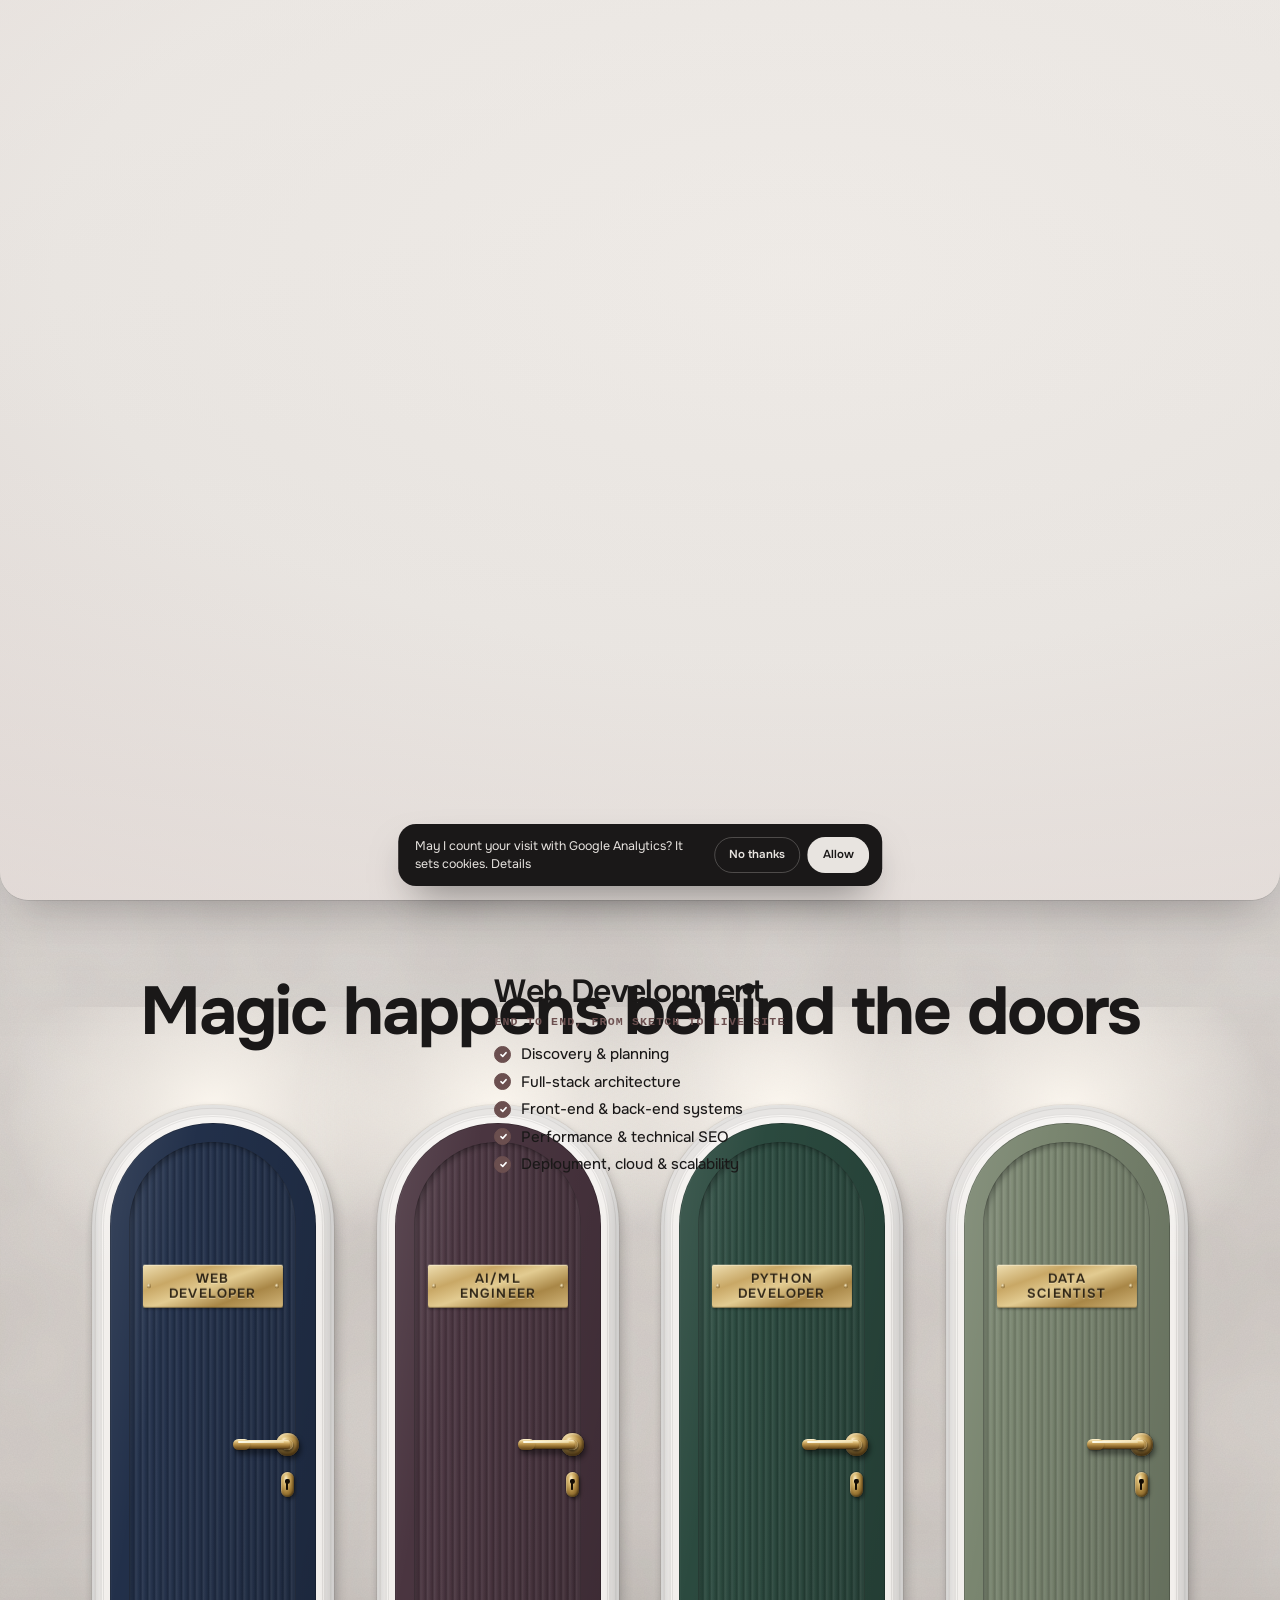
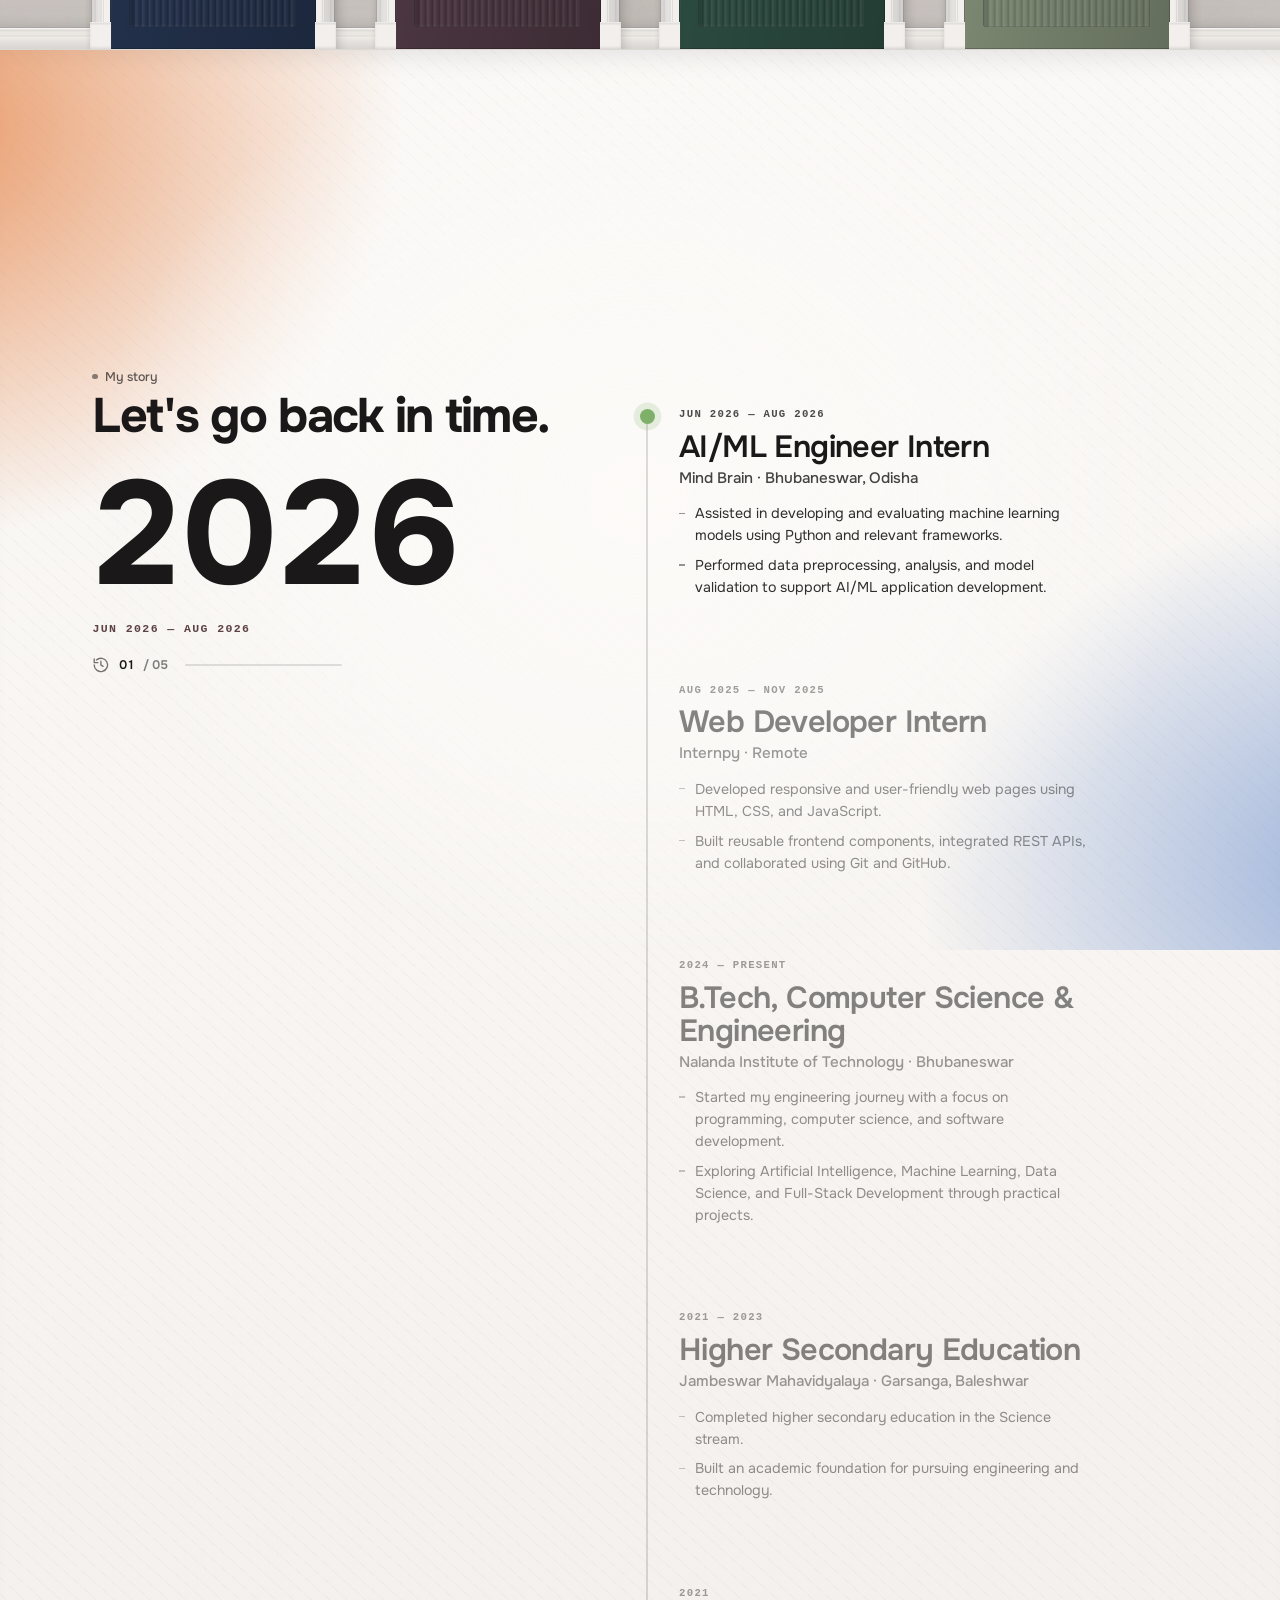
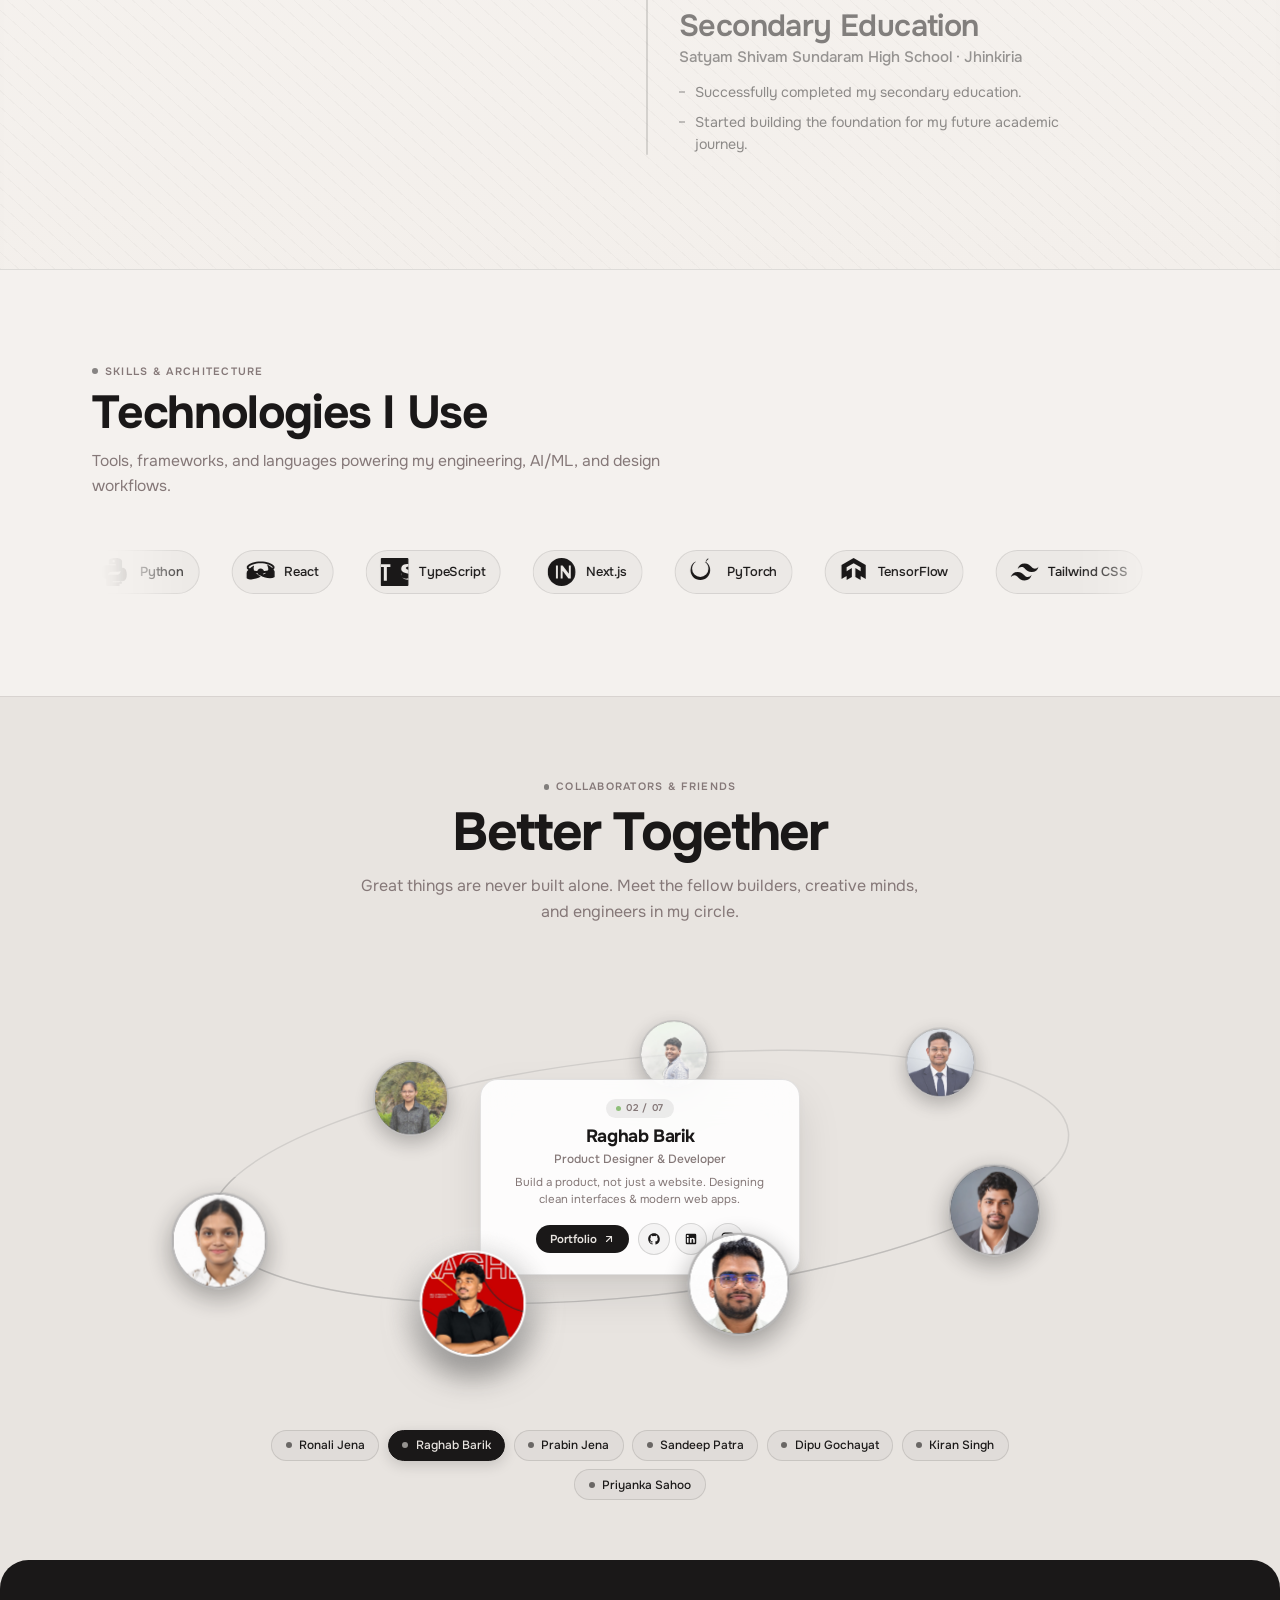
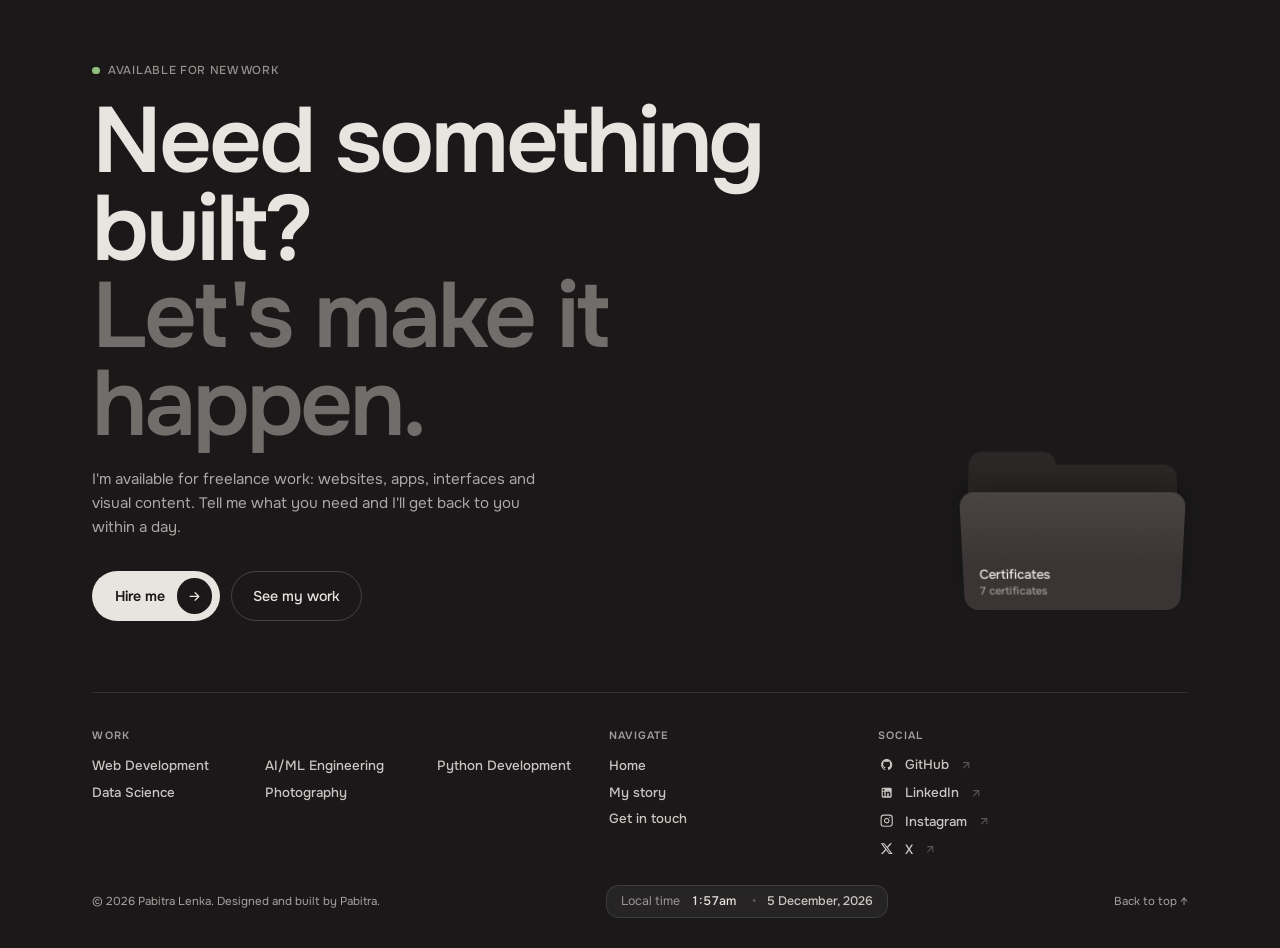
<file: index.html>
<!DOCTYPE html>
<html lang="en">
<head>
<meta charset="UTF-8" />
<meta name="viewport" content="width=device-width, initial-scale=1.0" />
<title>Pabitra Lenka</title>
<link rel="preload" href="fonts/onest-latin.woff2" as="font" type="font/woff2" crossorigin>
<style>@font-face{font-family:'Onest';font-style:normal;font-display:swap;font-weight:100 900;src:url(fonts/onest-latin.woff2) format('woff2');unicode-range:U+0000-00FF,U+0131,U+0152-0153,U+02BB-02BC,U+02C6,U+02DA,U+02DC,U+0304,U+0308,U+0329,U+2000-206F,U+20AC,U+2122,U+2191,U+2193,U+2212,U+2215,U+FEFF,U+FFFD}@font-face{font-family:'Onest';font-style:normal;font-display:swap;font-weight:100 900;src:url(fonts/onest-latin-ext.woff2) format('woff2');unicode-range:U+0100-02BA,U+02BD-02C5,U+02C7-02CC,U+02CE-02D7,U+02DD-02FF,U+0304,U+0308,U+0329,U+1D00-1DBF,U+1E00-1E9F,U+1EF2-1EFF,U+2020,U+20A0-20AB,U+20AD-20C0,U+2113,U+2C60-2C7F,U+A720-A7FF}</style>

<meta name="description" content="Freelance Web Developer, AI/ML Engineer, Python Developer, Data Scientist and Photographer working remotely with clients worldwide. Replies within 5 hours." />
<meta name="theme-color" content="#1A1818" />
<style>
/* Layout: full-bleed hero (light + charcoal dark mode) — greeting + flip-calendar skills top-left, card bottom-left, cut-out portrait anchored right on the status hairline. */
:root{
  --background:#E8E4E0; --foreground:#1A1818; --ink:#1A1818;
  --muted:#857878; --subtle:#B5A8A8; --line:#D5CDCA;
  --surface:#DED8D4; --surface-2:#D3CBC8;
  --accent:#6B5C5C; --accent-from:#C4B0B0; --accent-to:#6B5C5C;
  --hero-from:#EEEAE6; --hero-mid:#E8E4E0; --hero-to:#D8CDCA;
  --radius-pill:9999px; --radius-card:2rem; --radius-card-sm:1.25rem; --radius-control:.875rem;
  --text-watermark:13rem; --container-shell:88rem;
  --font:'Onest',ui-sans-serif,system-ui,-apple-system,'Segoe UI',sans-serif;
  --e-line:cubic-bezier(.215,.61,.355,1);
  --e-spring:cubic-bezier(.22,1,.36,1);
  --e-soft:cubic-bezier(.16,1,.3,1);
  --e-snap:cubic-bezier(.2,.8,.2,1);
  --bar-h:3.5rem;
  --gut-lg:5.5rem;   /* one side margin for nav, headline, chips and portrait */
  /* mode-dependent tokens (light) */
  --fg-rgb:26,24,24;
  --chip-bg:rgba(242,238,235,.5); --chip-bg-h:rgba(242,238,235,.85); --chip-line:rgba(196,176,176,.45);
  --btn-bg:#1A1818; --btn-fg:#E8E4E0; --btn-badge-bg:#E8E4E0; --btn-badge-fg:#1A1818;
  --outline-h:rgba(196,176,176,.18);
  --vig:rgba(240,236,232,.35);
  --panel:#F0ECE9; --field:rgba(196,176,176,.12); --scrim:rgba(var(--fg-rgb),.3);
  --cord-shadow:.2;
  color-scheme:light;
}
/* dark mode: charcoal, a step above pure black */
html[data-mode="dark"]{
  --background:#1A1818; --foreground:#E8E4E0; --fg-rgb:232,228,224;
  --line:rgba(196,176,176,.16); --surface:#252121; --surface-2:#302A2A;
  --chip-bg:rgba(196,176,176,.06); --chip-bg-h:rgba(196,176,176,.12); --chip-line:rgba(196,176,176,.16);
  --btn-bg:#E8E4E0; --btn-fg:#1A1818; --btn-badge-bg:#1A1818; --btn-badge-fg:#E8E4E0;
  --outline-h:rgba(196,176,176,.08);
  --vig:rgba(0,0,0,.22);
  --panel:#221F1F; --field:rgba(196,176,176,.06); --scrim:rgba(0,0,0,.55);
  --cord-shadow:.55;
  color-scheme:dark;
}
/* mode switch: one GPU crossfade of the whole page (View Transitions) instead of
   hundreds of per-element colour transitions running out of step */
::view-transition-old(root),::view-transition-new(root){animation-duration:.5s;animation-timing-function:cubic-bezier(.4,0,.2,1)}
.cord{view-transition-name:cord}
#cal{view-transition-name:cal}
::view-transition-old(cal){display:none}
::view-transition-new(cal){animation:none}
::view-transition-old(cord){display:none}
::view-transition-new(cord){animation:none}
*{box-sizing:border-box;margin:0;padding:0}
html{overscroll-behavior-y:none;scrollbar-width:none;font-size:16px;-webkit-font-smoothing:antialiased;background:#1A1818;overflow-x:clip}
html[data-mode="dark"]{background:#0F0E0E}
html::-webkit-scrollbar,body::-webkit-scrollbar{display:none;width:0;height:0}
body{background:var(--background);color:var(--foreground);font-family:var(--font);overflow-x:clip}
a{color:inherit;text-decoration:none}
button{font:inherit;color:inherit;background:none;border:none;cursor:pointer}
ul{list-style:none}
img{display:block;max-width:none}
svg{display:block;width:1em;height:1em;flex:none}
[hidden]{display:none!important}
.sr-only{position:absolute;width:1px;height:1px;padding:0;margin:-1px;overflow:hidden;clip:rect(0,0,0,0);white-space:nowrap;border:0}
:focus-visible{outline:2px solid var(--accent);outline-offset:2px}
.tnum{font-variant-numeric:tabular-nums}

/* ---------- adaptive rem grid ---------- */
@media (max-width:1920px){html{font-size:.833333vw}}
@media (max-width:1440px){html{font-size:1.111111vw}}
@media (max-width:1024px){html{font-size:1.5625vw}}
@media (max-width:640px){html{font-size:4.444444vw}}

.shell{max-width:var(--container-shell);margin-inline:auto;padding-inline:1.25rem;width:100%}
@media (min-width:640px){.shell{padding-inline:2rem}}
@media (min-width:1024px){.shell{padding-inline:var(--gut-lg)}}

/* ---------- skip link ---------- */
.skip{position:absolute;left:-9999px;top:auto}
.skip:focus{position:fixed;left:1rem;top:1rem;z-index:60;min-height:44px;display:inline-flex;align-items:center;border-radius:var(--radius-control);background:var(--ink);padding:.5rem 1rem;font-size:.875rem;color:#fff}

/* ---------- reveal system (plays once body.ready is set) ---------- */
.rv{opacity:0;transform:var(--from,translateY(10px));transition:opacity .8s var(--ease,var(--e-soft)) var(--d,0ms),transform .8s var(--ease,var(--e-soft)) var(--d,0ms)}
body.ready .rv{opacity:var(--to-o,1);transform:none}
.line{display:block;overflow:hidden;padding-bottom:.06em;margin-bottom:-.06em}
.line>span{display:block;transform:translateY(100%);opacity:0;transition:transform .9s var(--e-line) var(--d,0ms),opacity .9s var(--e-line) var(--d,0ms)}
body.ready .line>span{transform:none;opacity:1}

/* ---------- loader: the doors' colours stack up, one per discipline, then slides away to open the page ---------- */
.loader{position:fixed;inset:0;z-index:120;overflow:hidden;color:#E8E4E0;--p:0;font-family:'Onest',ui-sans-serif,system-ui,-apple-system,'Segoe UI',sans-serif}
.ld__bg{position:absolute;inset:0;background:radial-gradient(38% 55% at 0% 72%,rgba(164,85,44,.26),transparent 70%),radial-gradient(40% 58% at 100% 70%,rgba(196,176,176,.16),transparent 72%),
  radial-gradient(70% 60% at 50% 0%,rgba(107,92,92,.3),transparent 70%),#0D0C0C;transition:transform .85s cubic-bezier(.76,0,.24,1)}
.loader.out .ld__bg{transform:translateY(-100%)}
.ld__stack{--w:min(76vw,26rem);--h:calc(var(--w) * .27);--step:calc(var(--h) * .6);position:absolute;left:50%;top:47%;width:var(--w);height:calc(var(--h) + 5 * var(--step));translate:-50% -50%}
@media (max-width:639.98px){.ld__stack{--w:min(78vw,20rem)}}
.ld__pill{position:absolute;left:0;top:calc(var(--k) * var(--step));width:100%;height:var(--h);border-radius:999px;z-index:var(--k);
  display:flex;align-items:flex-start;padding:calc(var(--h) * .2) 0 0 calc(var(--w) * .16);font-size:max(11px,calc(var(--w) * .036));font-weight:500;letter-spacing:.02em;
  background:var(--c);
  background:linear-gradient(180deg,color-mix(in srgb,var(--c) 88%,#fff) 0%,var(--c) 22%,var(--c) 70%,color-mix(in srgb,var(--c) 82%,#000) 100%);color:var(--t);
  box-shadow:inset 0 1px 0 rgba(255,255,255,.14),0 -1px 0 rgba(0,0,0,.25),0 calc(var(--h) * -.18) calc(var(--h) * .35) calc(var(--h) * -.12) rgba(0,0,0,.55);
  opacity:0;transform:translateY(-1.6rem) scale(.96);transition:opacity .45s ease,transform .75s cubic-bezier(.16,1,.3,1)}
.ld__pill.on{opacity:1;transform:none}
.ld__pill span{opacity:.82}
.loader.out .ld__pill{transition:transform .8s cubic-bezier(.7,0,.25,1) calc(var(--k) * 45ms),opacity .5s ease calc(.25s + var(--k) * 45ms);opacity:0;
  transform:translateX(calc(var(--dir) * 115vw)) rotate(calc(var(--dir) * 4deg))}
.ld__hud{position:absolute;inset:0;pointer-events:none;display:flex;flex-direction:column;justify-content:space-between;padding:clamp(1.25rem,4vw,3rem);transition:opacity .35s ease}
.loader.out .ld__hud{opacity:0}
.ld__top{display:flex;justify-content:space-between;align-items:center;font-size:.8125rem;font-weight:500;color:rgba(232,228,224,.7)}
.ld__top b{font-weight:600;color:#E8E4E0}
.ld__bot{display:flex;justify-content:space-between;align-items:flex-end;gap:1.5rem}
.ld__num{font-size:clamp(3.5rem,9vw,7.5rem);font-weight:700;line-height:.85;letter-spacing:-.05em;font-variant-numeric:tabular-nums;color:#E8E4E0}
.ld__num small{display:block;margin-bottom:.9rem;font-family:ui-monospace,'SF Mono',Menlo,Consolas,monospace;font-size:.6875rem;font-weight:600;letter-spacing:.16em;text-transform:uppercase;color:rgba(232,228,224,.62)}
.ld__bar{width:min(30vw,14rem);height:2px;border-radius:2px;background:rgba(232,228,224,.14);overflow:hidden;margin-bottom:.5rem}
.ld__bar i{display:block;height:100%;background:linear-gradient(90deg,#6B5C5C,#C4B0B0,#D6B26E);transform-origin:0 50%;transform:scaleX(var(--p))}
@media (max-width:639.98px){.ld__top span:last-child{display:none}.ld__bar{width:34vw}}
@media (prefers-reduced-motion:reduce){.ld__pill{transform:none;transition:opacity .3s ease}.loader.out .ld__pill{transform:none}.ld__bg{transition:opacity .4s ease}.loader.out .ld__bg{transform:none;opacity:0}}

/* ---------- header ---------- */
.hdr{position:fixed;inset-inline:0;top:0;z-index:50;transition:background .35s ease,box-shadow .35s ease,opacity .35s ease,translate .45s var(--e-soft);--from:translateY(-14px);--d:150ms;--ease:var(--e-spring)}
.hdr.stuck{background:var(--background);box-shadow:0 1px 0 rgba(var(--fg-rgb),.08)}
.hdr.stuck .hdr__in{padding-block:.85rem}
.hdr.away{opacity:0;translate:0 -100%;pointer-events:none}
.hdr__in{transition:padding .35s ease;display:flex;align-items:center;justify-content:space-between;gap:1.5rem;padding-block:1.25rem}
@media (min-width:640px){.hdr__in{padding-block:1.5rem}}
.brand{display:flex;align-items:center;gap:.5rem;font-size:1.375rem;font-weight:600;letter-spacing:-.01em}
.brand svg{font-size:1.5rem;color:var(--accent)}
.hdr nav{flex:1;min-width:0}
.nav{display:none}
@media (min-width:1200px){.nav{display:flex;gap:clamp(.65rem, 1.1vw, 1.25rem);font-size:clamp(.875rem, .95vw, 1rem);white-space:nowrap}.menu-btn{display:none}}
.hdr__contact{display:inline-flex;align-items:center;justify-content:center;gap:.4rem;padding:.6rem 1.1rem;font:500 clamp(.875rem,.95vw,1rem)/1.2 'Onest',ui-sans-serif,system-ui,sans-serif;color:var(--foreground);white-space:nowrap;cursor:pointer;transition:background .25s ease,border-color .25s ease,transform .2s ease}
.hdr__contact:hover{background:var(--chip-bg-h);border-color:rgba(var(--fg-rgb),.24);transform:translateY(-1px)}
@media (max-width:1199.98px){
  .hdr nav{display:none}
  .hdr__right{flex:1;display:flex;justify-content:space-between;align-items:center}
  .menu-btn{order:-1}
}

.nav button{display:block}
.nav button>span{display:inline-flex;align-items:center;gap:.25rem;opacity:.8}
.caret{font-size:.75rem;opacity:.6}
.hdr__right{display:flex;align-items:center;gap:.75rem}
.chip{border:1px solid var(--chip-line);background:var(--chip-bg);-webkit-backdrop-filter:blur(4px);backdrop-filter:blur(4px);border-radius:var(--radius-control)}
.clock{display:flex;flex:none;white-space:nowrap;align-items:center;gap:.75rem;padding:.6rem .9rem;font-size:.875rem;color:rgba(var(--fg-rgb),.7)}
.clock__ds{display:none;font-weight:500}

@media (max-width:767.98px){.clock{gap:.5rem;padding:.55rem .8rem;font-size:.8125rem}.clock__date,.clock__sep{display:none}.clock .clock__time{min-width:0}}
/* phones and tablets: menu on the left, local time on the right */
@media (max-width:1199.98px){.menu-btn{order:-1}}
.clock__lbl{color:rgba(var(--fg-rgb),.66)}
.clock__time{min-width:4rem;font-weight:500;color:var(--foreground)}
.clock__sep{color:rgba(var(--fg-rgb),.3)}
.clock__date{font-weight:500}
.menu-btn{transition:background .25s}
.menu-btn:hover{background:var(--chip-bg-h)}
.menu-btn>span{display:flex;align-items:center;gap:.5rem;padding:.6rem 1.1rem;font-size:.875rem;font-weight:500;text-transform:uppercase;letter-spacing:.05em}
.menu-btn svg{font-size:1rem}
.menu-btn .word{display:none}
@media (min-width:640px){.menu-btn .word{display:inline}}

/* ---------- hero ---------- */
.hero{position:relative;isolation:isolate;overflow:hidden;border-radius:0 0 var(--radius-card) var(--radius-card);
  background:radial-gradient(120% 90% at 62% 30%,var(--hero-from) 0%,var(--hero-mid) 48%,var(--hero-to) 100%);
  --fig-h:23.5rem;min-height:100svh;display:flex;flex-direction:column}
.hero__content{flex:1}
@media (min-width:768px) and (max-width:1023.98px){.hero{--fig-h:37.5rem}}
.hero::before{content:"";position:absolute;inset:0;z-index:-1;pointer-events:none;opacity:0;
  background:radial-gradient(120% 90% at 62% 30%,#2A2525 0%,#1F1C1C 48%,#141212 100%)}
html[data-mode="dark"] .hero::before{opacity:1}
.hero__vig{position:absolute;inset:0;z-index:0;pointer-events:none;background:linear-gradient(to bottom,var(--vig),transparent,var(--vig))}

/* the portrait (liquid reveal stage) */
.hero__stage{position:absolute;inset:0;z-index:2;pointer-events:none}
.fig{position:absolute;top:auto;bottom:var(--bar-h);left:50%;height:var(--fig-h);aspect-ratio:801/1033;
  opacity:0;transition:opacity 1.1s var(--e-soft) 120ms,transform 1.3s var(--e-soft) 120ms;transform:translate(-50%,2.5rem)}
body.ready .fig{opacity:1;transform:translate(-50%,0)}
@media (min-width:1024px){
  .fig{top:auto;bottom:var(--bar-h);height:min(calc(100% - var(--bar-h) - 5rem),42rem);left:auto;right:calc(max(0px,(100% - var(--container-shell)) / 2) + var(--gut-lg));transform:translateY(2.5rem)}
  body.ready .fig{transform:none}
}
.fig__wm{position:absolute;left:50%;translate:-50% 0;bottom:42%;white-space:nowrap;pointer-events:none;user-select:none;font-weight:700;line-height:1;letter-spacing:-.02em;color:rgba(255,255,255,.62);font-size:4.25rem}
@media (min-width:640px) and (max-width:1023.98px){.fig__wm{font-size:8rem}}
@media (min-width:1024px){.fig__wm{left:auto;right:-1rem;translate:none;bottom:24%;font-size:11rem}}
.hero__paint{position:absolute;inset:0;width:100%;height:100%;z-index:3;pointer-events:none}
.fig{pointer-events:auto;cursor:default}
.hero__content{pointer-events:none}.hero__content a,.hero__content button,.hero__content .cal,.hero__content [data-h]{pointer-events:auto}
/* the ability card: a small tag on the photo, and the card itself in a full-screen layer */
.fig__card{position:absolute;left:8%;bottom:16%;z-index:3;display:inline-flex;align-items:center;gap:.45rem;min-height:44px;padding:0 1rem;border-radius:999px;
  border:1px solid rgba(255,255,255,.22);background:rgba(26,24,24,.72);-webkit-backdrop-filter:blur(8px);backdrop-filter:blur(8px);color:#F3EEEC;
  font:600 .8125rem/1 'Onest',ui-sans-serif,system-ui,sans-serif;letter-spacing:.01em;cursor:pointer;box-shadow:0 10px 24px -12px rgba(0,0,0,.6);
  transition:transform .35s cubic-bezier(.16,1,.3,1),background .25s}
@media (max-width:1023.98px){.fig__card{bottom:7%;left:4%}}
.fig:hover .fig__card,.fig__card:focus-visible{transform:translateY(-3px);background:rgba(26,24,24,.88)}
.holo{position:fixed;inset:0;z-index:118;background:#050404;opacity:0;visibility:hidden;transition:opacity .35s ease,visibility 0s linear .35s}
.holo.on{opacity:1;visibility:visible;transition:opacity .35s ease}
/* the card's frame stays invisible until it draws the very same loader, then it simply takes over */
.holo iframe{position:absolute;inset:0;display:block;width:100%;height:100%;border:0;background:#050404;opacity:0;pointer-events:none}
.holo iframe.up{opacity:1;pointer-events:auto}
.holo__ld{position:absolute;inset:0;z-index:1;transition:opacity .45s ease,visibility 0s linear .45s}
.holo__ld.out{opacity:0;visibility:hidden}
.holo__ld.gone{display:none}
.holo.on .cl__card{animation:clIn .6s cubic-bezier(.16,1,.3,1) both}
@keyframes clIn{from{opacity:0;transform:translateY(10px) scale(.96)}}
.cl{position:absolute;inset:0;display:grid;place-content:center;justify-items:center;gap:18px;background:radial-gradient(60% 48% at 50% 46%,#2a2220 0%,#120f0f 58%,#050404 100%);
  font-family:ui-sans-serif,system-ui,-apple-system,'Segoe UI',Roboto,sans-serif;color:#E8E4E0;-webkit-font-smoothing:antialiased}
.cl__name{margin:0;font-size:13px;font-weight:600;line-height:1;letter-spacing:.34em;text-indent:.34em;text-transform:uppercase;color:#E8E4E0}
.cl__line{position:relative;width:clamp(180px,42vw,260px);height:2px;border-radius:2px;background:rgba(232,228,224,.14);overflow:hidden}
.cl__line i{position:absolute;inset:0;border-radius:inherit;background:linear-gradient(90deg,#a98747,#D6B26E 60%,#efdfb2);transform-origin:0 50%;
  transform:scaleX(var(--p,0));transition:transform .45s ease}
.cl__row{display:flex;justify-content:space-between;width:clamp(180px,42vw,260px);margin:0;font:500 10.5px/1 ui-monospace,'SF Mono',Menlo,Consolas,monospace;letter-spacing:.16em;text-transform:uppercase;color:rgba(232,228,224,.6)}
.cl__row b,.cl__row #ld-pct{font-weight:600;letter-spacing:.16em;color:#D6B26E}
@media (prefers-reduced-motion:reduce){.cl__line i{transition:none}}
/* the ability card: the same art the 3D scene used, as layers that part and catch the light */
.holo__lite{position:absolute;inset:0;z-index:2;display:grid;place-content:center;justify-items:center;gap:1.5rem;background:radial-gradient(60% 48% at 50% 46%,#2a2220 0%,#120f0f 58%,#050404 100%);opacity:0;transition:opacity .5s ease}
.holo__lite.in{opacity:1}
.holo__lite .hc{transform:translateY(18px) scale(.96);transition:transform .9s cubic-bezier(.16,1,.3,1)}
.holo__lite.in .hc{transform:none}
.hc{position:relative;width:min(84vw,calc(80svh * .716),34rem);aspect-ratio:1040/1452;padding:0;border:0;background:none;cursor:pointer;
  perspective:1100px;touch-action:none;-webkit-tap-highlight-color:transparent;
  --rx:0deg;--ry:0deg;--px:0;--py:0;--lift:0}
/* the warm light the card sits in. Everything that moves below moves by transform alone:
   sliding a gradient's position would repaint the whole card on every frame, which is what
   made the old card cost more than it looked like it should. */
.hc__aura{position:absolute;inset:-18% -16%;z-index:0;pointer-events:none;opacity:calc(.62 + var(--lift) * .38);
  background:radial-gradient(54% 44% at 50% 44%,rgba(230,176,110,.4),rgba(154,98,74,.14) 44%,transparent 70%)}
.hc__in{position:absolute;inset:0;z-index:1;transform-style:preserve-3d;transform:rotateX(var(--rx)) rotateY(var(--ry));transition:transform .85s cubic-bezier(.16,1,.3,1)}
.hc.flip .hc__in{transform:rotateX(var(--rx)) rotateY(calc(180deg + var(--ry)))}
.hc.live .hc__in{transition:transform .5s cubic-bezier(.16,1,.3,1)}
.hc__face{position:absolute;inset:0;border-radius:4.2%/3%;overflow:hidden;isolation:isolate;backface-visibility:hidden;-webkit-backface-visibility:hidden;
  box-shadow:0 34px 70px -26px rgba(0,0,0,.9),0 4px 14px -6px rgba(0,0,0,.55)}
.hc__back{transform:rotateY(180deg)}
.hc__plate,.hc__backimg{position:absolute;inset:0;display:block;width:100%;height:100%}
/* the portrait window: two layers drifting at different speeds, which is what reads as depth */
.hc__win{position:absolute;left:8.41%;top:14.8%;width:83.18%;height:36.4%;overflow:hidden}
.hc__win img{position:absolute;left:-8%;top:-8%;width:116%;height:116%;display:block}
.hc__bg{transform:translate3d(calc(var(--px) * 4.4%),calc(var(--py) * 4.4%),0) scale(1.015)}
.hc__sub{transform:translate3d(calc(var(--px) * 1.7%),calc(var(--py) * 1.7%),0)}
.hc__wsh{position:absolute;inset:0;pointer-events:none;box-shadow:inset 0 0 22px rgba(0,0,0,.45);mix-blend-mode:soft-light;
  background:linear-gradient(100deg,rgba(255,236,206,.16),transparent 42%)}
/* the foil, the gilt and the specular: each is a window with an oversized sheet inside it,
   and only the sheet moves, so a frame costs a transform rather than a repaint */
.hc__foil,.hc__sheen,.hc__glare{position:absolute;inset:0;pointer-events:none;overflow:hidden}
.hc__foil::before,.hc__sheen::before,.hc__glare::before{content:'';position:absolute;display:block}
.hc__foil{mix-blend-mode:color-dodge;opacity:calc(.2 + var(--lift) * .22);
  -webkit-mask-image:url(card/body.webp);mask-image:url(card/body.webp);-webkit-mask-size:100% 100%;mask-size:100% 100%}
.hc__foil::before{inset:-12% -80%;transform:translate3d(calc(var(--px) * -22%),0,0);
  background:linear-gradient(112deg,transparent 28%,rgba(255,104,170,.4) 40%,rgba(255,214,120,.46) 48%,rgba(120,226,255,.4) 56%,transparent 68%)}
.hc__back .hc__foil{-webkit-mask-image:none;mask-image:none;mix-blend-mode:screen;opacity:calc(.2 + var(--lift) * .22)}
.hc__back .hc__foil::before{background:linear-gradient(108deg,transparent 30%,rgba(196,142,86,.3) 43%,rgba(255,221,166,.42) 50%,rgba(178,134,92,.3) 57%,transparent 70%)}
/* the gilt: only the gold and cream catch this one, through a mask cut from the card itself */
.hc__sheen{mix-blend-mode:screen;opacity:calc(.34 + var(--lift) * .34);
  -webkit-mask-image:url(card/sheen.webp);mask-image:url(card/sheen.webp);-webkit-mask-size:100% 100%;mask-size:100% 100%}
.hc__sheen::before{inset:0 -100%;transform:translate3d(calc(var(--px) * 26%),0,0);
  background:linear-gradient(100deg,transparent 41%,rgba(255,243,212,1) 49%,rgba(255,224,164,.42) 55%,transparent 62%)}
.hc__glare{mix-blend-mode:soft-light}
.hc__glare::before{inset:-50%;transform:translate3d(calc(var(--px) * 23%),calc(var(--py) * 21%),0);
  background:radial-gradient(21% 16% at 50% 44%,rgba(255,251,238,.55),rgba(255,248,230,.12) 44%,transparent 72%)}
.hc__rim{position:absolute;inset:0;pointer-events:none;border-radius:inherit;
  box-shadow:inset 0 0 0 1px rgba(255,226,170,.3),inset 0 0 26px -6px rgba(0,0,0,.55);
  background:linear-gradient(102deg,rgba(0,0,0,.22),transparent 34%,transparent 66%,rgba(0,0,0,.26))}
.hc__hint{font:500 .6875rem/1 ui-monospace,'SF Mono',Menlo,Consolas,monospace;letter-spacing:.14em;text-transform:uppercase;color:rgba(232,228,224,.6)}
.hc__ht{display:none}
@media (hover:none){.hc__hm{display:none}.hc__ht{display:inline}}
@media (prefers-reduced-motion:reduce){.hl__shine{animation:none}.hc__in{transition:transform .4s ease}}
.holo__x{position:absolute;top:max(1rem,env(safe-area-inset-top));right:max(1rem,env(safe-area-inset-right));z-index:2;display:inline-flex;align-items:center;gap:.5rem;min-height:44px;padding:0 1rem;
  border-radius:999px;border:1px solid rgba(255,255,255,.2);background:rgba(20,18,18,.6);-webkit-backdrop-filter:blur(8px);backdrop-filter:blur(8px);color:#F3EEEC;font:600 .8125rem/1 'Onest',ui-sans-serif,system-ui,sans-serif;cursor:pointer}
.holo__x:hover{background:rgba(40,36,36,.8)}
.holo__x svg{width:1rem;height:1rem}
.fig img,.fig canvas{position:absolute;inset:0;width:100%;height:100%;object-fit:contain;object-position:50% 0%}
.fig canvas{pointer-events:none}

.hero__content{position:relative;z-index:20;display:flex;flex-direction:column;gap:2rem;padding-top:7rem;padding-bottom:calc(var(--fig-h) + 1.25rem)}
@media (min-width:1024px){
  .hero__content{display:grid;min-height:calc(100lvh - var(--bar-h));grid-template-columns:repeat(12,1fr);align-content:center;gap:2.5rem;padding-top:7rem;padding-bottom:4rem}
}
.hero__left{display:flex;flex-direction:column;gap:1.75rem;min-width:0}
.hero__right{display:flex;flex-direction:column;align-items:flex-start;gap:2rem;min-width:0}
@media (min-width:1024px){
  .hero__left{grid-column:1 / span 7}
  .hero__right{grid-column:1 / span 7;grid-row:2;align-self:end;flex-direction:row;align-items:flex-end;gap:2.25rem}
}

.eyebrow{display:inline-flex;align-items:center;gap:.5rem;font-size:.875rem;font-weight:500;color:rgba(var(--fg-rgb),.7)}
.eyebrow::before{content:"";width:.375rem;height:.375rem;border-radius:9999px;background:rgba(var(--fg-rgb),.5)}
.h1{font-size:2.625rem;font-weight:600;line-height:.98;letter-spacing:-.02em;text-wrap:balance}
@media (min-width:640px){.h1{font-size:3.5rem}}
@media (min-width:768px){.h1{font-size:4.25rem}}
@media (min-width:1024px){.h1{font-size:4.75rem}}
@media (min-width:640px) and (max-width:1023.98px){.hero__left{padding-left:1.5rem}}
.h1 .soft{color:rgba(var(--fg-rgb),.5)}

/* ---------- flip calendar (skills) ---------- */
.cal-line{display:block;padding-top:.34em;margin-top:.1em;padding-bottom:.42em}
.cal{--cal-w:7em;position:relative;display:inline-block;font-size:.9em;perspective:14em;perspective-origin:30% 0;vertical-align:top;
  --from:translateY(.5em) rotateX(-18deg);--ease:var(--e-soft)}
.cal.rv{transition-duration:1.1s}
.cal__body{position:relative;display:block;width:var(--cal-w);height:1.72em;transform:rotateX(10deg) rotateY(-9deg);transform-style:preserve-3d;transition:width .5s var(--e-soft)}
.cal__stand{position:absolute;left:.2em;right:-.14em;top:.28em;bottom:-.4em;border-radius:.26em;
  background:linear-gradient(165deg,#3a3a3a 0%,#141414 40%,#050505 100%);
  box-shadow:0 .5em .9em -.35em rgba(0,0,0,.55),inset 0 .02em 0 rgba(255,255,255,.12);transform:translateZ(-.12em)}
.cal__stack{position:absolute;inset:0;transform-style:preserve-3d}
.cal__page,.cal__face,.cal__rear{position:absolute;inset:0;border-radius:.2em}
.cal__page{background:linear-gradient(180deg,#fbfaf7 0%,#f2f0eb 100%);
  box-shadow:0 .045em 0 #d8d4cb,0 .08em 0 #f6f4ef,0 .115em 0 #d0cbc1,0 .15em 0 #f2f0ea,0 .185em 0 #c8c3b8,0 .22em 0 #e9e6df,0 .255em 0 #aaa498,0 .45em .6em -.2em rgba(0,0,0,.35)}
.cal__leaf{position:absolute;inset:0;transform-origin:50% 0;transform-style:preserve-3d;transform:translateZ(.004em)}
.cal__face{background:linear-gradient(180deg,#fdfcf9 0%,#f3f1ec 100%);backface-visibility:hidden;-webkit-backface-visibility:hidden;box-shadow:inset 0 -.015em 0 rgba(0,0,0,.06)}
.cal__back{position:absolute;inset:0;border-radius:.2em;transform-origin:50% 0;transform:translateZ(-.004em) rotateX(352deg) translateY(50%) rotateX(180deg) translateY(-50%);backface-visibility:hidden;-webkit-backface-visibility:hidden;background:linear-gradient(0deg,#e9e6df 0%,#d9d5cc 100%);filter:brightness(.86)}
.cal__rear{background:linear-gradient(0deg,#e9e6df 0%,#d9d5cc 100%);transform:rotateX(180deg);backface-visibility:hidden;-webkit-backface-visibility:hidden}
.cal__word{position:absolute;inset:0;display:flex;align-items:center;padding:.2em .4em 0;color:#0a0a0a;font-weight:700;letter-spacing:-.035em;line-height:1;white-space:nowrap}
.cal__no{position:absolute;right:.42em;bottom:.2em;font-size:.15em;font-weight:500;letter-spacing:.08em;color:rgba(10,10,10,.42);font-variant-numeric:tabular-nums}
.cal__holes{position:absolute;top:.09em;left:.32em;right:.32em;height:.07em;display:flex;justify-content:space-between}
.cal__holes i{display:block;width:.075em;height:.075em;border-radius:50%;background:#1b1b1b;box-shadow:inset 0 .01em .01em rgba(255,255,255,.3)}
.cal__shade{position:absolute;inset:0;border-radius:inherit;pointer-events:none;opacity:0;backface-visibility:hidden;-webkit-backface-visibility:hidden;background:linear-gradient(180deg,rgba(0,0,0,.5) 0%,rgba(0,0,0,.08) 70%,rgba(0,0,0,0) 100%)}
.cal__rings{position:absolute;top:-.27em;left:.32em;right:.32em;height:.42em;display:flex;justify-content:space-between;transform:translateZ(.05em);pointer-events:none}
.cal__rings i{display:block;width:.075em;height:.42em;position:relative}
.cal__rings i::before{content:"";position:absolute;left:-.065em;right:-.065em;top:0;bottom:0;border-radius:.2em;
  border:.04em solid #a9a9a9;border-left-color:#ededed;border-top-color:#f6f6f6;border-right-color:#6f6f6f;border-bottom-color:#8a8a8a;
  filter:drop-shadow(.01em .025em .015em rgba(0,0,0,.35))}
.cal__measure{position:absolute;visibility:hidden;white-space:nowrap;font-weight:700;letter-spacing:-.035em;pointer-events:none}

.rating{display:flex;align-items:center;gap:.75rem}
.stars{display:flex;gap:.1rem;color:var(--accent);font-size:1rem}
.rating p{font-size:.875rem;font-weight:500;color:rgba(var(--fg-rgb),.7)}
.ctas{display:flex;flex-wrap:wrap;gap:.75rem}

/* pill button */
.pill{display:inline-block;border-radius:9999px}
.pill__in{display:inline-flex;align-items:center;gap:.75rem;border-radius:9999px;font-size:.875rem;font-weight:500;padding:.875rem 1.75rem;white-space:nowrap}
.pill--arrow .pill__in{padding:.375rem .375rem .375rem 1.5rem}
.pill--dark .pill__in{background:var(--btn-bg);color:var(--btn-fg)}
.pill--light .pill__in{background:var(--surface);color:var(--foreground)}
.pill--outline .pill__in{border:1px solid var(--line);background:transparent;color:var(--foreground)}
.pill--outline:hover .pill__in{background:var(--outline-h)}
.pill__badge{width:2.25rem;height:2.25rem;display:grid;place-items:center;border-radius:9999px;font-size:1rem;background:var(--ink);color:#fff}
.pill--dark .pill__badge{background:var(--btn-badge-bg);color:var(--btn-badge-fg)}

/* hero card */
.hcard{width:100%;max-width:24rem;border-radius:var(--radius-card-sm);background:rgba(255,255,255,.7);padding:.5rem;
  box-shadow:0 0 0 1px rgba(230,229,226,.7),0 1px 2px rgba(0,0,0,.05);-webkit-backdrop-filter:blur(12px);backdrop-filter:blur(12px);
  --from:translateY(16px) scale(.96);--d:400ms;--ease:var(--e-soft)}
@media (min-width:1024px){.hcard{width:19rem}}
.hcard__row{display:flex;gap:.5rem;cursor:pointer;border-radius:var(--radius-control)}
.hcard__tile{aspect-ratio:1;width:6rem;flex:none;display:grid;place-items:center;border-radius:var(--radius-control);background:var(--ink);font-size:1.875rem;color:var(--accent-from)}
.hcard__panel{flex:1;min-width:0;border-radius:var(--radius-control);background:rgba(241,240,238,.7);padding:.75rem;display:flex;flex-direction:column;justify-content:space-between;gap:.5rem}
.slot{position:relative;min-height:3.25rem}
.slide{position:absolute;inset:0;transition:transform .5s var(--e-snap),opacity .4s var(--e-snap)}
.slide__cap{font-size:.65rem;font-weight:500;text-transform:uppercase;letter-spacing:.05em;color:rgba(var(--fg-rgb),.45)}
.slide__ttl{max-width:8rem;margin-top:.15rem;font-size:.875rem;font-weight:500;line-height:1.35}
.hcard__ctrl{display:flex;align-items:center;justify-content:space-between}
.dots{display:flex;align-items:center;gap:.25rem}
.dots i{display:block;height:.25rem;width:.375rem;border-radius:9999px;background:rgba(var(--fg-rgb),.2);transition:all .3s}
.dots i.on{width:1rem;background:rgba(var(--fg-rgb),.7)}
.arrows{display:flex;gap:.25rem}
.rnd{width:1.75rem;height:1.75rem;display:grid;place-items:center;border-radius:9999px;background:#fff;color:rgba(var(--fg-rgb),.7);box-shadow:0 0 0 1px var(--line);font-size:.8rem;transition:color .2s}
.rnd:hover{color:var(--foreground)}
.rnd--prev svg{transform:rotate(180deg)}

/* partners */
.partners{width:100%;max-width:24rem;--from:translateY(14px);--d:550ms}
@media (min-width:1024px){.partners{width:auto;max-width:none}.partners ul{grid-template-columns:repeat(4,auto);justify-content:start;column-gap:1rem}}
.partners__lbl{margin-bottom:.75rem;font-size:.75rem;font-weight:500;color:rgba(var(--fg-rgb),.45);text-align:left}
.partners ul{display:grid;grid-template-columns:repeat(4,1fr);column-gap:1rem;row-gap:.75rem}
.partners li>span{display:flex;align-items:center;gap:.375rem;font-size:.75rem;color:rgba(var(--fg-rgb),.7);opacity:.7}
.partners li svg{font-size:.875rem;color:rgba(var(--fg-rgb),.4)}

/* status bar */
.hero__bar{position:relative;z-index:20;display:flex;align-items:center;justify-content:space-between;gap:.75rem;height:var(--bar-h);border-top:1px solid rgba(var(--fg-rgb),.1);font-size:.75rem;font-weight:500;text-transform:uppercase;letter-spacing:.025em;color:rgba(var(--fg-rgb),.72);--from:none;--d:900ms}
/* ---------- my story: a timeline you scroll through naturally; the year and title stay beside it ---------- */
.story{position:relative;z-index:1;background:#F4F1EE;border-top:1px solid rgba(26,24,24,.1);box-shadow:inset 0 1.75rem 2.25rem -1.75rem rgba(26,24,24,.14);--warm:0}
html[data-mode="dark"] .story{background:#171515;border-top-color:rgba(232,228,224,.08);box-shadow:inset 0 1.75rem 2.25rem -1.75rem rgba(0,0,0,.6)}
.story::before{content:"";position:absolute;inset:0;pointer-events:none;opacity:var(--warm);
  background:radial-gradient(60% 50% at 25% 40%,rgba(196,150,100,.12),transparent 70%),linear-gradient(180deg,transparent,rgba(170,125,80,.06))}
/* the story's backdrop, plus a soft light in the colour of the work each chapter was about (the doors'
   colours), which changes as you move from chapter to chapter.
   Light mode: soft washes of colour bleeding in from the edges, over a very fine diagonal weave — the
   middle stays clean paper so the writing is never fighting the background.
   Dark mode: the fine dots it has always had. */
.story{
  background-image:
    repeating-linear-gradient(42deg,rgba(26,24,24,.022) 0 1px,transparent 1px 12px),
    linear-gradient(176deg,#FBF9F7 0%,#F7F4F1 54%,#F3EFEB 100%);
  background-attachment:local,local}
html[data-mode="dark"] .story{
  background-image:radial-gradient(rgba(232,228,224,.055) 1px,transparent 1.4px);
  background-size:1.6rem 1.6rem;background-position:center top;background-attachment:scroll}
.story__amb{position:sticky;top:0;z-index:0;display:block;height:100svh;margin-bottom:-100svh;pointer-events:none;overflow:hidden;--aa:2.3;--p1:0% 14%;--p2:100% 86%}
html[data-mode="dark"] .story__amb{--aa:1.1;--p1:24% 44%;--p2:80% 74%}
/* light mode: the colour is real, but it stays out towards the edges and a soft light sits
   over the middle, so every word is read against near-white paper */
.story__amb::after{content:"";position:absolute;inset:0;pointer-events:none;
  background:radial-gradient(54% 66% at 50% 50%,rgba(252,250,248,.9) 0%,rgba(252,250,248,.66) 46%,transparent 80%)}
html[data-mode="dark"] .story__amb::after{display:none}
.story__amb i{position:absolute;inset:-8%;opacity:0;transition:opacity 1.2s ease;
  background:radial-gradient(46% 54% at var(--p1),rgba(var(--c1),calc(.34 * var(--aa))),transparent 74%),radial-gradient(42% 48% at var(--p2),rgba(var(--c2),calc(.26 * var(--aa))),transparent 74%);
  animation:ambDrift 24s ease-in-out infinite alternate;animation-play-state:paused}
/* light mode: the colours as soft light on paper; dark mode: the doors' own deeper colours glowing in the dark */
.story__amb i:nth-child(1){--c1:226,122,58;--c2:92,132,202}     /* independent freelancer: everything, warm */
.story__amb i:nth-child(2){--c1:226,122,58;--c2:206,138,150}    /* graphic designer */
.story__amb i:nth-child(3){--c1:132,174,104;--c2:92,132,202}    /* Python developer */
.story__amb i:nth-child(4){--c1:178,106,148;--c2:226,122,58}    /* graphic design intern */
.story__amb i:nth-child(5){--c1:226,178,70;--c2:178,142,132}    /* computer science degree */
html[data-mode="dark"] .story__amb i:nth-child(1){--c1:164,85,44;--c2:60,82,120}
html[data-mode="dark"] .story__amb i:nth-child(2){--c1:164,85,44;--c2:196,176,176}
html[data-mode="dark"] .story__amb i:nth-child(3){--c1:122,134,112;--c2:60,82,120}
html[data-mode="dark"] .story__amb i:nth-child(4){--c1:74,53,64;--c2:164,85,44}
html[data-mode="dark"] .story__amb i:nth-child(5){--c1:214,178,110;--c2:107,92,92}
.story[data-ch="0"] .story__amb i:nth-child(1),.story[data-ch="1"] .story__amb i:nth-child(2),.story[data-ch="2"] .story__amb i:nth-child(3),
.story[data-ch="3"] .story__amb i:nth-child(4),.story[data-ch="4"] .story__amb i:nth-child(5){opacity:1;animation-play-state:running}
@keyframes ambDrift{from{transform:translate3d(-2%,-1.5%,0) scale(1)}to{transform:translate3d(2.5%,2%,0) scale(1.06)}}
html.lite .story__amb i{animation:none}
@media (prefers-reduced-motion:reduce){.story__amb i{animation:none;transition:none}}
.story__track,.story__pin{position:relative}
.story__pin{padding:7rem 0 2.5rem}
.story__stage{position:relative;z-index:1;display:grid;grid-template-columns:minmax(0,1fr) minmax(0,1.1fr);gap:3.5rem;align-items:start;width:100%}
.story__clock{position:sticky;top:0;height:100svh;display:flex;flex-direction:column;justify-content:center;align-items:flex-start;margin-top:-7rem;padding-top:3rem}
.story__bg{position:absolute;left:-40%;right:-40%;top:0;height:100%;width:180%;z-index:-1;pointer-events:none;
  -webkit-mask:radial-gradient(closest-side,#000 55%,transparent);mask:radial-gradient(closest-side,#000 55%,transparent)}
.story__h{margin-top:.6rem;font-size:2.4rem;font-weight:700;line-height:.98;letter-spacing:-.035em}
@media (min-width:1024px){.story__h{font-size:3.4rem}}
.story__yr{display:flex;margin:1.5rem 0 0 -.04em;font-size:clamp(5.5rem,11.5vw,11.5rem);font-weight:700;line-height:1;letter-spacing:-.06em;font-variant-numeric:tabular-nums;color:var(--foreground)}
.dg{display:block;height:1em;overflow:hidden;padding-right:.02em}
.dg__c{display:flex;flex-direction:column;transform:translateY(calc(var(--d,0) * -1em));transition:transform .9s cubic-bezier(.65,0,.2,1)}
.dg:nth-child(2) .dg__c{transition-delay:.04s}.dg:nth-child(3) .dg__c{transition-delay:.08s}.dg:nth-child(4) .dg__c{transition-delay:.12s}
.dg__c i{display:block;height:1em;font-style:normal;text-align:center}
.story__when{margin-top:.9rem;font-family:ui-monospace,'SF Mono',Menlo,Consolas,monospace;font-size:.8125rem;font-weight:600;letter-spacing:.12em;text-transform:uppercase;color:#6B4F4F}
html[data-mode="dark"] .story__when{color:#D9C6C6}
.story__meter{display:flex;align-items:center;gap:.6rem;margin-top:1.5rem;font-size:.875rem;font-weight:600;color:var(--foreground);font-variant-numeric:tabular-nums;width:100%}
.story__of{color:rgba(var(--fg-rgb),.55)}
.story__rw{width:1.25rem;height:1.25rem;color:rgba(var(--fg-rgb),.6);transform:rotate(calc(var(--p,0) * -720deg))}
.story__bar{position:relative;flex:0 1 11rem;height:2px;margin-left:.6rem;border-radius:2px;background:rgba(var(--fg-rgb),.12);overflow:hidden}
.story__bar b{position:absolute;inset:0;background:var(--foreground);transform-origin:0 50%;transform:scaleX(var(--p,0))}
/* the chapters, in normal flow: the line runs beside them and the dot travels it as you scroll */
.story__line{position:relative;padding-top:24vh;padding-bottom:4vh}
.story__list{position:relative;list-style:none;margin:0;padding:0 0 0 2.75rem}
.story__rail{position:absolute;left:.45rem;top:var(--r0,0);height:var(--rh,0);width:2px;border-radius:2px;
  background:linear-gradient(180deg,var(--foreground) 0%,var(--foreground) var(--dp,0%),rgba(var(--fg-rgb),.14) var(--dp,0%))}
.story__rail{background:rgba(var(--fg-rgb),.14)!important}
/* the dot rides the line on the browser's own scrolling (sticky), so it never shakes; it stops at the line's ends */
/* the track reaches a dot's radius (and its halo) past each end of the line, so at the very start and end the dot sits whole on the line's tip */
.story__dtrack{position:absolute;left:calc(.45rem + 1px - 1.25rem);width:2.5rem;top:calc(var(--r0,0px) - 1rem);height:calc(var(--rh,0px) + 2rem);padding-block:.45rem;overflow:clip;pointer-events:none}
.story.at-start .story__dot::before{opacity:0}
.story__dot{position:sticky;display:block;top:calc(50svh - .55rem);margin:0 auto;width:1.1rem;height:1.1rem;border-radius:50%;z-index:2;
  background:var(--foreground);box-shadow:0 0 0 .4rem rgba(var(--fg-rgb),.08);transition:background .4s,box-shadow .4s}
/* the stretch of line already travelled, drawn as a tail above the dot */
.story__dot::before{content:"";position:absolute;left:50%;bottom:50%;width:2px;height:300vh;margin-left:-1px;background:var(--foreground);z-index:-1}
/* the dot's track reaches a dot's width past both ends of the line, so the dot is never cut off at the start or the end */
.story__dtrack{top:calc(var(--r0,0px) - 1rem)!important;height:calc(var(--rh,0px) + 2rem)!important;padding:.45rem 0;z-index:2;overflow:visible!important}
/* the travelled stretch of line is drawn in its own track that stops exactly at the line's ends */
.story__ttrack{position:absolute;left:calc(.45rem + 1px - 1.25rem);width:2.5rem;top:var(--r0,0);height:var(--rh,0);overflow:clip;pointer-events:none;z-index:1}
.story__tail{position:sticky;display:block;top:50svh;width:2px;height:0;margin:0 auto}
.story__tail::before{content:"";position:absolute;left:0;bottom:0;width:2px;height:300vh;background:var(--foreground)}
.story__dot::before{display:none}
.story.is-now .story__dot{background:#7FB069;box-shadow:0 0 0 .45rem rgba(127,176,105,.18)}
.ch{position:relative;padding:3rem 0;opacity:.52;transition:opacity .45s ease}
html:not([data-mode="dark"]) .ch__b li{color:rgba(var(--fg-rgb),.9)}
html:not([data-mode="dark"]) .ch__org{color:rgba(var(--fg-rgb),.82)}
html:not([data-mode="dark"]) .ch__date{color:rgba(var(--fg-rgb),.78)}
html:not([data-mode="dark"]) .ch.on{opacity:1}
html:not([data-mode="dark"]) .story__when{color:#5C4242}
.ch.on{opacity:1}
.ch__date{font-family:ui-monospace,'SF Mono',Menlo,Consolas,monospace;font-size:.75rem;font-weight:600;letter-spacing:.12em;text-transform:uppercase;color:rgba(var(--fg-rgb),.66);margin-bottom:.7rem}
.ch__t{font-size:1.9rem;font-weight:600;line-height:1.08;letter-spacing:-.02em;margin-bottom:.35rem}
.ch__org{font-size:1.0625rem;font-weight:500;color:rgba(var(--fg-rgb),.7);margin-bottom:1rem}
.ch__b{list-style:none;margin:0;padding:0;display:flex;flex-direction:column;gap:.55rem;max-width:46ch}
.ch__b li{position:relative;padding-left:1.1rem;font-size:1rem;line-height:1.55;color:rgba(var(--fg-rgb),.78)}
.ch__b li::before{content:"";position:absolute;left:0;top:.72em;width:.45rem;height:1.5px;background:rgba(var(--fg-rgb),.45)}
@media (min-width:1280px){.ch__t{font-size:2.15rem}}
/* phones: title and year pin to the top, the chapters scroll under them */
@media (max-width:767.98px){
  .story__pin{padding:0 0 1.5rem}
  .story__stage{grid-template-columns:1fr;gap:0}
  .story__clock{top:0;padding-top:calc(var(--hdr-h,4.4rem) + 1rem)!important;height:auto;margin:0 -1.25rem;padding:1.25rem 1.25rem .9rem;z-index:3;justify-content:flex-start;
    background:#F4F1EE;border-bottom:1px solid rgba(26,24,24,.1);box-shadow:0 10px 16px -12px rgba(26,24,24,.25)}
  html[data-mode="dark"] .story__clock{background:#171515;border-bottom-color:rgba(232,228,224,.08);box-shadow:0 10px 16px -12px rgba(0,0,0,.7)}
  .story__bg{display:none}
  .story__clock .eyebrow{display:none}
  .story__h{margin-top:0;font-size:1.6rem}
  .story__yr{margin-top:.35rem;font-size:clamp(3.4rem,17vw,4.5rem)}
  .story__when{margin-top:.25rem;font-size:.6875rem}
  .story__meter{margin-top:.5rem;font-size:.8125rem}
  .story__line{padding-top:1rem;padding-bottom:6vh}
  .story__list{padding-left:2.1rem}
  .story__rail{left:.45rem}.story__dtrack,.story__ttrack{left:calc(.45rem + 1px - 1.25rem)}
  .ch{padding:1.75rem 0}
  .ch__t{font-size:1.45rem}
  .ch__org{font-size:.9375rem;margin-bottom:.6rem}
  .ch__b li{font-size:.9375rem}
}
@media (prefers-reduced-motion:reduce){.ch{opacity:1}.dg__c{transition:none}.story__bg{display:none}}
.hero__bar .mid{display:none}
@media (min-width:640px){.hero__bar .mid{display:inline}}
.hero__bar .scroll{display:inline-flex;align-items:center;gap:.5rem}
.hero__bar .scroll i{font-style:normal;display:inline-block;animation:nudge 1.8s var(--e-snap) infinite}
@keyframes nudge{0%,100%{transform:translateY(0)}50%{transform:translateY(3px)}}

/* ---------- pull cord (mode switch) ---------- */
.cord{position:fixed;top:0;right:0;width:min(100%,560px);height:520px;z-index:70;pointer-events:none;overflow:hidden}
.cord__cv{position:absolute;inset:0;width:100%;height:100%}
.cord__hit{position:absolute;left:0;top:0;width:64px;height:64px;margin:-32px 0 0 -32px;border-radius:50%;pointer-events:auto;touch-action:none;cursor:grab;-webkit-tap-highlight-color:transparent}
.cord__hit:active,.cord.dragging .cord__hit{cursor:grabbing}
.cord__hit:focus-visible{outline:2px solid var(--accent);outline-offset:-10px}
.cord.dragging{cursor:grabbing}

/* ---------- section 2: the doors ---------- */
:root{
  --wall:#DAD4CF; --wall-hi:#E4DFDB; --floor:#C2AE98; --floor-2:#A8937E; --casing:#F2EFEC; --base:#EAE6E2;
  --paint:#1A1818; --lamp:rgba(255,250,242,.9); --spill:255,196,128;
  --room-in:#ffdcae; --room-mid:#c98447; --room-out:#22160d;
}
html[data-mode="dark"]{
  --wall:#1F1C1C; --wall-hi:#262222; --floor:#2B221C; --floor-2:#1A1410; --casing:#3A3434; --base:#2F2A2A;
  --paint:#E8E4E0; --lamp:rgba(232,214,210,.06);
}
.doors{position:relative;z-index:1;margin-top:-2rem;padding-top:calc(2rem + 5.25rem);overflow:hidden;
  background:
    linear-gradient(180deg,rgba(0,0,0,.05) 0%,transparent 22%,transparent 78%,rgba(0,0,0,.07) 100%),
    linear-gradient(180deg,var(--wall-hi) 0%,var(--wall) 55%);
}
/* plaster texture on its own layer: it fades out while you walk through a door, so the zoom stays smooth */
.doors__tex{position:absolute;inset:0;pointer-events:none;background:url("[data-uri]"),url("[data-uri]");background-size:auto,900px 900px;transition:opacity .25s ease}
.doors.lift .doors__tex,.doors.through .doors__tex{opacity:0}
.hero{z-index:2;box-shadow:0 1px 0 rgba(26,24,24,.1),0 1.75rem 3rem -1.5rem rgba(26,24,24,.3)}
html[data-mode="dark"] .hero{box-shadow:0 1px 0 rgba(232,228,224,.08),0 1.75rem 3rem -1.25rem rgba(0,0,0,.85)}
.mbr{display:none}@media (max-width:639.98px){.mbr{display:inline}}
.doors__wall{position:relative;display:flex;flex-direction:column;align-items:center;gap:3.6rem}
.paint{position:relative;z-index:3;pointer-events:none;margin:0;text-align:center;font-weight:700;letter-spacing:-.03em;line-height:.95;color:var(--paint);
  font-size:2.6rem;max-width:14ch;text-wrap:balance;opacity:1;padding:.08em 0 .14em;
  clip-path:inset(-20% -6% -30% -6%)}

@media (min-width:640px){.paint{font-size:4rem;max-width:none}}
@media (min-width:1024px){.paint{font-size:4.75rem}}
.doors.pre .paint{clip-path:inset(-20% 100% -30% -6%)}
.doors.in .paint{transition:clip-path 1.5s cubic-bezier(.65,0,.25,1) .1s}

.doors__row{--gap:1.5rem;position:relative;z-index:2;display:grid;grid-template-columns:repeat(4,minmax(0,1fr));gap:var(--gap);align-items:end;width:100%;transition:transform .8s cubic-bezier(.65,0,.35,1)}
@media (min-width:1024px){.doors__row{--gap:3rem}}
/* the fifth door (Photography) waits just past the end of the wall; the menu slides the wall along to it */
.unit.unit--secret{position:absolute;bottom:0;--slot:calc((100% - 3 * var(--gap)) / 4);width:min(17.5rem,calc((100svh - 19.5rem) / 2.25),var(--slot));
  left:calc(100% + var(--gap) + (var(--slot) - min(17.5rem,calc((100svh - 19.5rem) / 2.25),var(--slot))) / 2);visibility:hidden;opacity:0;
  transition:opacity .6s ease .2s,visibility 0s linear .8s}
.doors.reveal .doors__row{transform:translateX(calc(-1 * ((100% - 3 * var(--gap)) / 4 + var(--gap))))}
.doors.reveal .unit.unit--secret{visibility:visible;opacity:1;transition:opacity .6s ease .15s,visibility 0s}
.doors__row::after{content:"";position:absolute;left:-50vw;right:-50vw;bottom:0;height:1.5rem;z-index:-1;
  background:linear-gradient(180deg,rgba(255,255,255,.55) 0,rgba(255,255,255,.55) 1px,rgba(0,0,0,.06) 2px,transparent 4px,transparent 7px,rgba(0,0,0,.05) 8px,rgba(255,255,255,.25) 9px,transparent 11px,rgba(0,0,0,.08) 100%),var(--base);
  box-shadow:0 -1px 0 rgba(0,0,0,.07),0 -.5rem .9rem -.45rem rgba(0,0,0,.16)}
html[data-mode="dark"] .doors__row::after{background:linear-gradient(180deg,rgba(255,255,255,.06) 0,rgba(255,255,255,.06) 1px,rgba(0,0,0,.3) 2px,transparent 4px,transparent 7px,rgba(0,0,0,.25) 8px,transparent 11px,rgba(0,0,0,.3) 100%),var(--base);
  box-shadow:0 -1px 0 rgba(0,0,0,.4),0 -.5rem .9rem -.45rem rgba(0,0,0,.5)}
.doors__floor{position:relative;height:6.5rem;overflow:hidden;perspective:22rem;perspective-origin:50% 0;background:var(--floor-2)}
.doors__floor::after{content:"";position:absolute;left:-60%;right:-60%;top:0;height:600%;transform-origin:50% 0;transform:rotateX(72deg);
  background:
    url("data:image/svg+xml,%3Csvg xmlns='http://www.w3.org/2000/svg' width='300' height='600'%3E%3Cfilter id='w'%3E%3CfeTurbulence type='fractalNoise' baseFrequency='.35 .006' numOctaves='3' seed='2'/%3E%3CfeColorMatrix values='0 0 0 0 .3 0 0 0 0 .2 0 0 0 0 .12 0 0 0 .35 0'/%3E%3C/filter%3E%3Crect width='100%25' height='100%25' filter='url(%23w)'/%3E%3C/svg%3E"),
    repeating-linear-gradient(90deg,rgba(0,0,0,.22) 0 2px,transparent 2px 140px),
    repeating-linear-gradient(90deg,rgba(255,255,255,.07) 0 140px,rgba(0,0,0,.05) 140px 280px,rgba(255,255,255,.02) 280px 420px,rgba(0,0,0,.08) 420px 560px,transparent 560px 700px),
    var(--floor)}
.doors__floor::before{content:"";position:absolute;inset:0;z-index:1;pointer-events:none;
  background:linear-gradient(180deg,rgba(0,0,0,.22),transparent 28%),linear-gradient(180deg,transparent 40%,rgba(0,0,0,.12))}
.doors__floor::before{content:"";position:absolute;inset:0 0 auto;height:1.6rem;background:linear-gradient(180deg,rgba(0,0,0,.18),transparent)}
.doors__hint{display:none}
.doors__dots{display:none}
/* hovering a door: the others fade back and the work behind it is described on the wall beside it */
.unit .doorway{transition:opacity .5s var(--e-soft),filter .5s var(--e-soft)}
.doors.focus .unit:not(.on) .doorway{opacity:.03;filter:saturate(.2)}
.doors.focus .unit:not(.on)::before{opacity:0}
.unit::before{transition:opacity .5s ease}
.dinfo{position:absolute;z-index:3;pointer-events:none;opacity:0;transform:translateY(.6rem);transition:opacity .35s ease,transform .5s var(--e-soft);max-width:30rem}
.dinfo.on{opacity:1;transform:none;transition:opacity .45s ease .08s,transform .6s var(--e-soft) .08s}
.dinfo__h{font-size:2rem;font-weight:600;line-height:1.05;letter-spacing:-.02em;color:var(--foreground);margin:0 0 .45rem}
.dinfo__t{font-family:ui-monospace,'SF Mono',Menlo,Consolas,monospace;font-size:.8125rem;font-weight:700;letter-spacing:.1em;text-transform:uppercase;color:var(--dinfo-accent,#6B4F4F);margin-bottom:1.15rem}
.dinfo__p{display:flex;flex-direction:column;gap:.5rem;list-style:none;margin:0;padding:0;font-size:1rem;font-weight:450;line-height:1.35;color:var(--foreground)}
.dinfo__p li{display:flex;align-items:center;gap:.7rem}
.dinfo__p li::before{content:"";flex:none;width:1.05rem;height:1.05rem;border-radius:50%;border:1.5px solid var(--dinfo-accent,#6B4F4F);
  background:var(--dinfo-accent,#6B4F4F) center/.62rem no-repeat;
  -webkit-mask:none;background-image:url("data:image/svg+xml,%3Csvg xmlns='http://www.w3.org/2000/svg' viewBox='0 0 12 12' fill='none' stroke='%23fff' stroke-width='2' stroke-linecap='round' stroke-linejoin='round'%3E%3Cpath d='M2.5 6.2 5 8.5 9.5 3.5'/%3E%3C/svg%3E")}
html[data-mode="dark"] .dinfo__p li::before{background-image:url("data:image/svg+xml,%3Csvg xmlns='http://www.w3.org/2000/svg' viewBox='0 0 12 12' fill='none' stroke='%231A1818' stroke-width='2' stroke-linecap='round' stroke-linejoin='round'%3E%3Cpath d='M2.5 6.2 5 8.5 9.5 3.5'/%3E%3C/svg%3E")}
.dinfo.on li{animation:liIn .5s var(--e-soft) backwards}
.dinfo.on li:nth-child(2){animation-delay:.05s}.dinfo.on li:nth-child(3){animation-delay:.1s}.dinfo.on li:nth-child(4){animation-delay:.15s}.dinfo.on li:nth-child(5){animation-delay:.2s}
@keyframes liIn{from{opacity:0;transform:translateX(-.5rem)}}
html[data-mode="dark"] .dinfo{--dinfo-accent:#D9C6C6}
@media (min-width:1280px){.dinfo__p{font-size:1.0625rem}.dinfo__h{font-size:2.25rem}}
@media (hover:hover) and (pointer:fine){.dinfo{max-width:22rem}}

/* one door with its casing */
.unit{position:relative;container-type:inline-size;width:100%;max-width:min(17.5rem,calc((100svh - 19.5rem) / 2.25));justify-self:center;
  transition:opacity .9s var(--e-soft),transform 1.1s var(--e-soft);transition-delay:calc(var(--i) * 110ms + .35s)}
.doors.pre .unit{opacity:0;transform:translateY(1.5rem)}
.unit::before{content:"";position:absolute;left:-35%;right:-35%;top:-18%;height:62%;pointer-events:none;z-index:-1;
  background:radial-gradient(50% 50% at 50% 30%,var(--lamp),transparent 100%)}
.doorway{position:relative;display:block;width:100%;aspect-ratio:1/2.25;cursor:pointer;-webkit-tap-highlight-color:transparent;border-radius:50cqi 50cqi 0 0}
.doorway:focus-visible{outline:2px solid var(--accent);outline-offset:6px}
.casing{position:absolute;inset:0;border-radius:50cqi 50cqi 0 0;
  background:
    linear-gradient(90deg,rgba(0,0,0,.07),rgba(255,255,255,.18) 3cqi,transparent 6cqi,transparent calc(100% - 6cqi),rgba(0,0,0,.05) calc(100% - 3cqi),rgba(0,0,0,.12)),
    linear-gradient(180deg,rgba(255,255,255,.35),transparent 30%),var(--casing);
  box-shadow:inset 0 0 0 1.1cqi rgba(255,255,255,.28),inset 0 0 0 1.5cqi rgba(0,0,0,.07),inset 0 0 0 3.6cqi rgba(255,255,255,.12),inset 0 0 0 4.1cqi rgba(0,0,0,.08),
    0 0 0 1px rgba(0,0,0,.06),1.5cqi 2.5cqi 4.5cqi rgba(26,24,24,.2),-.5cqi 1cqi 3cqi rgba(26,24,24,.08)}
html[data-mode="dark"] .casing{background:linear-gradient(90deg,rgba(0,0,0,.25),rgba(255,255,255,.04) 3cqi,transparent 6cqi,transparent calc(100% - 6cqi),rgba(0,0,0,.3)),linear-gradient(180deg,rgba(255,255,255,.05),transparent 30%),var(--casing);
  box-shadow:inset 0 0 0 1.1cqi rgba(255,255,255,.05),inset 0 0 0 1.5cqi rgba(0,0,0,.25),inset 0 0 0 3.6cqi rgba(255,255,255,.03),inset 0 0 0 4.1cqi rgba(0,0,0,.22),
    0 0 0 1px rgba(0,0,0,.4),1.5cqi 2.5cqi 5cqi rgba(0,0,0,.6)}
/* plinth blocks at the foot of each leg */
.casing::before{content:"";position:absolute;left:-1cqi;right:-1cqi;bottom:0;height:11cqi;z-index:1;background:var(--casing);
  -webkit-mask:linear-gradient(90deg,#000 0 8.5cqi,transparent 8.5cqi calc(100% - 8.5cqi),#000 calc(100% - 8.5cqi));mask:linear-gradient(90deg,#000 0 8.5cqi,transparent 8.5cqi calc(100% - 8.5cqi),#000 calc(100% - 8.5cqi));
  box-shadow:inset 0 .5cqi 0 rgba(255,255,255,.4),inset 0 1cqi 0 rgba(0,0,0,.08),inset 0 -.6cqi 1cqi rgba(0,0,0,.1)}
html[data-mode="dark"] .casing::before{box-shadow:inset 0 .5cqi 0 rgba(255,255,255,.05),inset 0 1cqi 0 rgba(0,0,0,.3)}
/* a fine bead runs round the arch, inside the frame */
.casing::after{content:"";position:absolute;left:4.6cqi;right:4.6cqi;top:4.6cqi;bottom:0;border-radius:45.4cqi 45.4cqi 0 0;border:.45cqi solid rgba(0,0,0,.07);border-bottom:0}
html[data-mode="dark"] .casing::after{border-color:rgba(255,255,255,.05)}
.opening{position:absolute;left:7.5cqi;right:7.5cqi;top:7.5cqi;bottom:0;perspective:160cqi;perspective-origin:50% 42%}
.room{position:absolute;inset:0;overflow:hidden;border-radius:42.5cqi 42.5cqi 0 0;
  background:var(--room);
  box-shadow:inset 2cqi 0 4cqi var(--room-sh),inset 0 2cqi 4cqi var(--room-sh)}
/* the space behind the doors: white in light mode, black in dark mode */
:root{--room:#FBFAF8;--room-sh:rgba(26,24,24,.1)}
html[data-mode="dark"]{--room:#050505;--room-sh:rgba(0,0,0,.85)}
/* a dark room: only the faintest edge where the frame catches the room light */
.room::after{content:"";position:absolute;inset:0;background:linear-gradient(90deg,rgba(255,255,255,.035),transparent 12%);pointer-events:none}
/* walking through a door */
.doors.lift{will-change:transform}
/* while walking in, the wall and floor carry on past the section's edges, so nothing else shows */
.doors.through{overflow:visible;z-index:6}
.doors.through::before,.doors.through::after{content:"";position:absolute;top:0;bottom:0;width:55vw;pointer-events:none;background:linear-gradient(180deg,var(--wall-hi) 0%,var(--wall) 55%)}
.doors.through::before{right:100%}.doors.through::after{left:100%}
.doors.through .doors__floor{box-shadow:-55vw 0 0 0 var(--floor),55vw 0 0 0 var(--floor)}
.passage{position:fixed;z-index:99;background:var(--room);pointer-events:none;will-change:transform}
.shade{position:fixed;inset:0;z-index:98;pointer-events:none;opacity:0;will-change:opacity;background:var(--room)}
.veil{position:fixed;inset:0;z-index:100;pointer-events:none;clip-path:inset(50%);transition:clip-path .95s cubic-bezier(.6,0,.35,1)}
.veil.on{opacity:1}
.veil--photo{background:#030303}
.wallv{position:fixed;inset:0;z-index:100;pointer-events:none;opacity:0;visibility:hidden;transition:opacity .25s ease,visibility 0s linear .25s;background:var(--room)}
.wallv.on{opacity:1;visibility:visible;transition:opacity .25s ease,visibility 0s}
.wallv.live{pointer-events:auto}
.wallv iframe{position:absolute;inset:0;width:100%;height:100%;border:0;display:block;visibility:hidden}
.wallv iframe{opacity:0;transition:opacity .7s ease}
.wallv.on iframe.cur{visibility:visible;opacity:1}
.veil--wall{background:#E8E4E0;width:100vw}
html[data-mode="dark"] .veil--wall{background:#1A1818}
.vcell{position:absolute;left:0;top:0;border-radius:6px;overflow:hidden;background:center/cover no-repeat}
.vcell img{display:block;width:100%;height:100%;object-fit:cover}
/* page-to-page hand-off without a blank frame (supporting browsers) */
@view-transition{navigation:auto}
::view-transition-old(root),::view-transition-new(root){animation-duration:.25s}
.veil--glow{background:var(--room)}
.cord{transition:opacity .4s ease}
.cord.away{opacity:0;pointer-events:none}
.door{--dc:var(--door);position:absolute;inset:0;transform-origin:0 50%;transform:rotateY(0deg);will-change:transform;border-radius:42.5cqi 42.5cqi 0 0;
  background:
    linear-gradient(100deg,rgba(255,255,255,.1) 0%,rgba(255,255,255,0) 30%,rgba(0,0,0,.18) 100%),
    var(--dc);
  box-shadow:inset 0 0 0 .3cqi rgba(0,0,0,.28),inset .6cqi 0 0 rgba(255,255,255,.05)}
html[data-mode="dark"] .door{--dc:var(--door-dk,var(--door))}
/* a reeded panel, recessed into the leaf and following the arch */
.door__flute{position:absolute;left:8cqi;right:8cqi;top:8cqi;bottom:9cqi;border-radius:34.5cqi 34.5cqi 1.2cqi 1.2cqi;
  background:repeating-linear-gradient(90deg,rgba(255,255,255,.075) 0,rgba(255,255,255,.02) 1cqi,rgba(0,0,0,.13) 2.1cqi,rgba(255,255,255,.075) 2.8cqi);
  box-shadow:inset 0 0 0 .3cqi rgba(0,0,0,.16),inset 1cqi 1.2cqi 2cqi rgba(0,0,0,.28),inset -.6cqi -.6cqi 1cqi rgba(255,255,255,.07)}
/* hovering a door: it gains real depth. The slab shows its thickness as it swings, casts a shadow into the gap,
   the frame lifts off the wall and light from the room rims the opening */
.door__shade{position:absolute;inset:0;border-radius:inherit;background:#000;opacity:calc(var(--o,0) * .5);pointer-events:none}
.door{transform-style:preserve-3d;transition:box-shadow .5s var(--e-soft)}
.door::after{content:"";position:absolute;top:40cqi;bottom:0;right:0;width:3.4cqi;transform-origin:100% 50%;transform:rotateY(-90deg);
  background:linear-gradient(180deg,rgba(255,255,255,.08),rgba(0,0,0,.25)),var(--dc);filter:brightness(.62);pointer-events:none}
.casing{transition:box-shadow .5s var(--e-soft)}
.room::after{content:"";position:absolute;inset:0;pointer-events:none;opacity:0;transition:opacity .5s var(--e-soft);
  box-shadow:inset 0 0 5cqi var(--rim),inset 0 0 1.2cqi var(--rim)}
:root{--rim:rgba(255,255,255,.95);--lift:rgba(26,24,24,.3)}
html[data-mode="dark"]{--rim:rgba(214,196,196,.22);--lift:rgba(0,0,0,.7)}
.unit.on .casing{box-shadow:0 0 0 1px rgba(0,0,0,.06),2cqi 5cqi 9cqi var(--lift),-1cqi 2cqi 5cqi rgba(0,0,0,.08),inset 0 1px 0 rgba(255,255,255,.55)}
.unit.on .door{box-shadow:inset 0 0 0 .35cqi rgba(0,0,0,.2),inset -2.5cqi 0 3cqi rgba(0,0,0,.18),4cqi 0 7cqi rgba(0,0,0,.45)}
.unit.on .room::after{opacity:1}
@media (prefers-reduced-motion:reduce){.door,.casing,.room::after{transition:none}}
/* brass name plate */
.plate{position:absolute;left:50%;top:31%;translate:-50% -50%;width:58cqi;padding:2.6cqi 4cqi;border-radius:.9cqi;z-index:1;
  text-align:center;font-size:5.4cqi;font-weight:600;line-height:1.15;letter-spacing:.09em;text-transform:uppercase;text-wrap:balance;
  color:#2b2112;text-shadow:0 .28cqi 0 rgba(255,238,196,.55),0 -.15cqi 0 rgba(0,0,0,.25);
  background:linear-gradient(160deg,#efdfb2 0%,#c9a866 28%,#e3cc92 48%,#a98747 72%,#d2b67a 100%);
  box-shadow:0 .5cqi 1cqi rgba(0,0,0,.4),inset 0 .3cqi 0 rgba(255,250,228,.7),inset 0 -.3cqi 0 rgba(88,62,22,.45)}
.plate::before,.plate::after{content:"";position:absolute;top:50%;width:1.6cqi;height:1.6cqi;margin-top:-.8cqi;border-radius:50%;
  background:radial-gradient(circle at 35% 35%,#fff3cf,#8f6f33 70%);box-shadow:0 .15cqi .2cqi rgba(0,0,0,.4)}
.plate::before{left:1.8cqi}.plate::after{right:1.8cqi}
/* lever handle: a bevelled brass rose screwed to the door, a tapered lever standing off it, and a keyhole escutcheon */
.handle{position:absolute;right:7cqi;top:59%;width:9.4cqi;height:9.4cqi;border-radius:50%;z-index:1;
  background:radial-gradient(circle at 36% 30%,#fff6dc 0,#e6cb8a 14%,#b8934c 40%,#80602a 70%,#4d3816 100%);
  box-shadow:0 0 0 .35cqi rgba(0,0,0,.22),.9cqi 1.5cqi 2cqi rgba(0,0,0,.45),inset -.7cqi -.9cqi 1.1cqi rgba(40,26,6,.55),inset .5cqi .6cqi .8cqi rgba(255,248,222,.5)}
/* the boss the lever turns on */
.handle::before{content:"";position:absolute;inset:2.3cqi;border-radius:50%;
  background:radial-gradient(circle at 38% 32%,#fff3d0,#c9a45c 45%,#6f5122 100%);box-shadow:.4cqi .7cqi .9cqi rgba(0,0,0,.45),inset 0 0 0 .2cqi rgba(255,240,200,.35)}
.handle__lever{position:absolute;right:3.6cqi;top:2.75cqi;width:23cqi;height:3.9cqi;border-radius:2.4cqi 1.6cqi 1.6cqi 2.4cqi;transform-origin:calc(100% - 1.9cqi) 50%;
  background:linear-gradient(180deg,#fff5d6 0%,#ecd395 16%,#c39d55 42%,#8e6a2d 72%,#5c4119 100%);
  box-shadow:.3cqi 2.4cqi 2.2cqi rgba(0,0,0,.38),0 .4cqi .4cqi rgba(0,0,0,.25),inset 0 -.3cqi .4cqi rgba(50,32,8,.45);
  transition:transform .18s cubic-bezier(.3,.7,.4,1)}
/* a slightly thicker grip at the free end, and a polished highlight running along the top */
.handle__lever::before{content:"";position:absolute;left:-.4cqi;top:-.45cqi;width:7cqi;height:4.8cqi;border-radius:2.4cqi;
  background:linear-gradient(180deg,#fff5d6 0%,#e8cd8c 18%,#bf9850 45%,#86632a 75%,#5c4119 100%);box-shadow:0 .5cqi .6cqi rgba(0,0,0,.3)}
.handle__lever::after{content:"";position:absolute;left:1.4cqi;right:2.6cqi;top:.55cqi;height:.55cqi;border-radius:1cqi;background:linear-gradient(90deg,rgba(255,255,240,.95),rgba(255,250,225,.35));filter:blur(.1cqi)}
.unit.press .handle__lever{transform:rotate(-32deg)}
.handle__lock{position:absolute;left:50%;top:calc(100% + 6.5cqi);width:5.4cqi;height:10.5cqi;margin-left:-2.7cqi;border-radius:2.7cqi;
  background:radial-gradient(ellipse at 38% 28%,#fff3d0 0,#d9b86f 22%,#a07b37 55%,#5e4419 100%);
  box-shadow:0 0 0 .3cqi rgba(0,0,0,.2),.6cqi 1cqi 1.4cqi rgba(0,0,0,.42),inset -.4cqi -.6cqi .8cqi rgba(40,26,6,.5),inset .3cqi .4cqi .5cqi rgba(255,248,222,.45)}
/* the keyhole: a round top over a narrow slot */
.handle__lock::before{content:"";position:absolute;left:50%;top:30%;width:2cqi;height:2cqi;margin-left:-1cqi;border-radius:50%;background:#140d04;box-shadow:inset .2cqi .3cqi .3cqi rgba(0,0,0,.8)}
.handle__lock::after{content:"";position:absolute;left:50%;top:calc(30% + 1.3cqi);width:1cqi;height:3cqi;margin-left:-.5cqi;border-radius:0 0 .3cqi .3cqi;background:#140d04}
/* light from the room behind, leaking under the door */
.sill{position:absolute;left:3cqi;right:3cqi;bottom:0;height:1cqi;z-index:2;pointer-events:none;border-radius:1cqi;
  background:rgba(var(--glow),.95);filter:blur(.7cqi);opacity:.4;transition:opacity .6s var(--e-soft)}
html[data-mode="dark"] .sill{opacity:.75}
/* the polished floor picks up each door's colour and the light under it */
.pool{position:absolute;left:-10cqi;right:-10cqi;top:100%;height:40cqi;pointer-events:none;z-index:3;opacity:.55;transition:opacity .6s var(--e-soft);
  background:radial-gradient(42% 60% at 50% 0%,color-mix(in srgb,var(--door) 55%,transparent),transparent 100%),
              radial-gradient(40% 22% at 50% 0%,rgba(var(--glow),.55),transparent 100%);filter:blur(1.2cqi)}
.unit.on .sill{opacity:1}.unit.on .pool{opacity:.9}
/* no floor: the doors stand straight on the next section */
.doors__floor,.pool{display:none!important}
/* light spilling onto the floor in front of an open door */
.spill{display:none;position:absolute;left:-8cqi;right:-8cqi;top:100%;height:60cqi;pointer-events:none;z-index:3;opacity:var(--o,0);
  clip-path:polygon(12% 0,88% 0,100% 100%,0 100%);
  background:linear-gradient(180deg,rgba(var(--spill),.55) 0%,rgba(var(--spill),.18) 55%,rgba(var(--spill),0) 100%);filter:blur(1.2cqi);mix-blend-mode:screen}
html:not([data-mode="dark"]) .spill{mix-blend-mode:normal;background:linear-gradient(180deg,rgba(var(--spill),.4) 0%,rgba(var(--spill),.12) 55%,rgba(var(--spill),0) 100%)}
.leak{display:none;position:absolute;top:0;bottom:0;right:0;width:3cqi;pointer-events:none;opacity:calc(var(--o,0) * 9);
  background:linear-gradient(90deg,transparent,rgba(var(--spill),.85));filter:blur(.8cqi);mix-blend-mode:screen}

/* phones: the wall pins in place and scrolling walks you along it, one door at a time */
@media (max-width:639.98px){
  .doors{padding-top:0;overflow:clip;height:calc(100svh + 3 * 55svh)}
  .doors__pin{--uw:min(56vw,calc((100svh - 31rem) / 2.25));--ug:calc(50vw - var(--uw) / 2 + .75rem);position:sticky;top:0;height:100svh;padding-top:4.75rem;display:flex;flex-direction:column;justify-content:flex-start;background:inherit;overflow:clip}
  .doors__floor{height:3.25rem}
  .doors__wall{gap:1rem;align-items:stretch}
  .doors__row{display:flex;gap:var(--ug);overflow:visible;padding-inline:calc(50% - var(--uw) / 2);margin-inline:-1.25rem;width:calc(100% + 2.5rem);
    padding-top:2rem;margin-top:-1rem;transition:none;will-change:transform}
  .doors__row::after{left:0;right:auto;width:700vw}
  .unit{flex:0 0 var(--uw);max-width:none}
  .unit.unit--secret{position:relative;left:auto;bottom:auto;width:auto;display:none;visibility:visible;opacity:1}
  .doors.reveal .unit.unit--secret{display:block}
  .unit::before{display:none}
  .dinfo{position:relative;left:auto!important;top:auto!important;width:auto!important;max-width:100%;margin:.9rem 0 0;padding-top:1rem;border-top:1px solid rgba(var(--fg-rgb),.1);
    text-align:left;min-height:10.5rem;opacity:1;transform:none}
  .dinfo .dinfo__h{font-size:1.5rem;line-height:1.1;margin-bottom:.35rem}
  .dinfo .dinfo__t{margin-bottom:.85rem;font-size:.625rem;letter-spacing:.08em;line-height:1.4}
  .dinfo .dinfo__p{font-size:.875rem;line-height:1.35;gap:.45rem}
  .dinfo .dinfo__p li{gap:.6rem}
  .dinfo .dinfo__p li::before{width:.95rem;height:.95rem;background-size:.55rem}
  .doors__dots{display:flex;gap:.4rem;margin:.25rem 0 0}
  .doors.compact .dinfo__p{display:none}
  .doors.compact .dinfo{min-height:0}
  .doors__dots i{width:.4rem;height:.4rem;border-radius:999px;background:rgba(var(--fg-rgb),.2);transition:width .35s cubic-bezier(.16,1,.3,1),background .35s}
  .doors__dots i.on{width:1.3rem;background:var(--foreground)}
  .doors__hint{display:none}
  .paint{font-size:2.15rem;max-width:none;white-space:nowrap;align-self:flex-start;text-align:left;margin:.25rem 0 .5rem}
}

/* "Click to enter" badge that replaces the cursor over a door */
@media (hover:hover) and (pointer:fine){ .doorway{cursor:none} }
.door-cursor{position:fixed;left:0;top:0;z-index:90;pointer-events:none;padding:.6rem 1rem;border-radius:9999px;
  background:var(--btn-bg);color:var(--btn-fg);font-size:.8125rem;font-weight:500;letter-spacing:.01em;white-space:nowrap;
  box-shadow:0 .5rem 1.5rem -.5rem rgba(0,0,0,.45);opacity:0;transition:opacity .18s ease}
.door-cursor.on{opacity:1;scale:1}

/* ---------- skill work page (opens through a door) ---------- */
.roomv{position:fixed;inset:0;z-index:105;overflow:auto;overscroll-behavior:contain;background:var(--background);color:var(--foreground);
  clip-path:inset(0 0 0 0);will-change:clip-path}
.roomv.anim{transition:clip-path .8s cubic-bezier(.7,0,.2,1)}
.roomv__glow{position:fixed;inset:0;pointer-events:none;z-index:2;opacity:1;transition:opacity .7s ease .15s;
  background:radial-gradient(70% 45% at 55% 22%,var(--room-in) 0%,var(--room-mid) 38%,var(--room-out) 100%)}
.roomv.lit .roomv__glow{opacity:0}
.roomv__in{position:relative;z-index:1;padding-block:1.5rem 5rem;opacity:0;transform:translateY(1.25rem);transition:opacity .6s var(--e-soft),transform .8s var(--e-soft)}
.roomv.lit .roomv__in{opacity:1;transform:none;transition-delay:.25s}
.roomv__top{display:flex;align-items:center;justify-content:space-between;gap:1rem;padding-bottom:3rem}
.roomv__door{font-size:.75rem;font-weight:500;letter-spacing:.05em;text-transform:uppercase;color:rgba(var(--fg-rgb),.5)}
.roomv__head{display:flex;flex-direction:column;gap:1.25rem;max-width:44rem;padding-bottom:3.5rem}
.roomv__title{font-size:2.75rem;font-weight:600;line-height:.98;letter-spacing:-.02em}
@media (min-width:640px){.roomv__title{font-size:4rem}}
@media (min-width:1024px){.roomv__title{font-size:4.75rem}}
.roomv__desc{font-size:1.0625rem;line-height:1.55;color:rgba(var(--fg-rgb),.65);max-width:52ch}
.roomv__grid{display:grid;grid-template-columns:1fr;gap:1rem}
@media (min-width:640px){.roomv__grid{grid-template-columns:repeat(2,minmax(0,1fr))}}
@media (min-width:1024px){.roomv__grid{grid-template-columns:repeat(3,minmax(0,1fr));gap:1.5rem}}
.slot-card{aspect-ratio:4/3;border-radius:var(--radius-card-sm);border:1.5px dashed rgba(var(--fg-rgb),.18);background:rgba(var(--fg-rgb),.025);
  display:flex;flex-direction:column;justify-content:flex-end;gap:.25rem;padding:1.25rem}
.slot-card b{font-size:.75rem;font-weight:500;letter-spacing:.05em;text-transform:uppercase;color:rgba(var(--fg-rgb),.4)}
.slot-card span{font-size:1rem;font-weight:500;color:rgba(var(--fg-rgb),.7)}

/* ---------- nav overlay ---------- */
.navm{position:fixed;inset:0;z-index:115;display:flex;flex-direction:column;background:var(--ink);color:#fff;opacity:0;transition:opacity .45s var(--e-spring)}
.navm.open{opacity:1}
.navm__top{display:flex;align-items:center;justify-content:space-between;padding-block:1.25rem}
@media (min-width:640px){.navm__top{padding-block:1.5rem}}
.navm__top .brand svg{color:var(--accent-from)}
.close-btn{display:inline-flex;align-items:center;gap:.5rem;border:1px solid rgba(255,255,255,.15);border-radius:var(--radius-control);padding:.5rem 1rem;font-size:.75rem;font-weight:500;text-transform:uppercase;letter-spacing:.05em;color:rgba(255,255,255,.7);transition:border-color .25s,color .25s}
.close-btn:hover{border-color:rgba(255,255,255,.4);color:#fff}
.close-btn svg{font-size:.875rem}
.navm__nav{flex:1;display:flex;flex-direction:column;justify-content:center}
.navm__nav ul{display:flex;flex-direction:column;gap:.25rem}
.navm__item{display:flex;align-items:baseline;gap:1rem;width:100%;padding-block:.5rem;text-align:left;font-size:2.25rem;font-weight:600;letter-spacing:-.02em;transform:translateY(1rem);opacity:0;transition:all .5s ease-out;transition-delay:var(--d,0ms)}
.navm.open .navm__item{transform:none;opacity:1}
.navm__item small{font-size:1rem;font-weight:400;color:rgba(255,255,255,.3);transition:color .3s}
.navm__item span{color:rgba(255,255,255,.7);transition:color .3s}
.navm__item:hover small{color:var(--accent-from)}
.navm__item:hover span{color:#fff}
@media (min-width:640px){.navm__item{font-size:3.75rem}}
.navm__bot{display:flex;flex-direction:column;gap:.75rem;border-top:1px solid rgba(255,255,255,.1);padding-block:1.5rem;font-size:.75rem;text-transform:uppercase;letter-spacing:.025em;color:rgba(255,255,255,.45)}
@media (min-width:640px){.navm__bot{flex-direction:row;justify-content:space-between;align-items:center}}
.navm__bot button, .navm__bot a{text-align:left;text-transform:uppercase;letter-spacing:.025em;color:rgba(255,255,255,.7);text-decoration:none}
.navm__bot button:hover, .navm__bot a:hover{color:#fff;text-decoration:underline}

/* ---------- request modal ---------- */
.modal{position:fixed;inset:0;z-index:110;display:flex;align-items:flex-end;justify-content:center;padding:1rem;background:var(--scrim);-webkit-backdrop-filter:blur(16px);backdrop-filter:blur(16px);opacity:0;transition:opacity .4s var(--e-spring)}
@media (min-width:640px){.modal{align-items:center}}
.modal.open{opacity:1}
.modal__panel{position:relative;width:100%;max-width:32rem;max-height:calc(100dvh - 2rem);overflow:auto;border-radius:var(--radius-card);background:var(--panel);padding:1.5rem;
  box-shadow:0 0 0 1px var(--line),0 25px 50px -12px rgba(0,0,0,.25);transform:translateY(28px);opacity:0;transition:transform .55s var(--e-spring),opacity .45s var(--e-spring)}
.modal.open .modal__panel{transform:none;opacity:1}
.modal.closing .modal__panel{transform:translateY(18px);opacity:0}
@media (min-width:640px){.modal__panel{padding:2rem}}
.x-btn{position:absolute;right:1rem;top:1rem;width:2.25rem;height:2.25rem;display:grid;place-items:center;border-radius:9999px;background:var(--surface);color:rgba(var(--fg-rgb),.6);font-size:.9rem;transition:background .2s,color .2s}
.x-btn:hover{background:var(--surface-2);color:var(--foreground)}
.mhead{margin-bottom:1.5rem;display:flex;flex-direction:column;gap:.375rem}
.mhead p{display:inline-flex;align-items:center;gap:.5rem;font-size:.875rem;font-weight:500;color:rgba(var(--fg-rgb),.6)}
.mhead p::before{content:"";width:.375rem;height:.375rem;border-radius:9999px;background:var(--accent)}
.mhead h2,.msuccess h2{font-size:1.5rem;font-weight:600;letter-spacing:-.01em;text-wrap:balance}
@media (min-width:640px){.mhead h2{font-size:1.875rem}}
.mform{display:flex;flex-direction:column;gap:1rem}
.mform label{display:flex;flex-direction:column;gap:.4rem}
.mform label>span{font-size:.75rem;font-weight:500;text-transform:uppercase;letter-spacing:.025em;color:rgba(var(--fg-rgb),.5)}
.mform input,.mform textarea{width:100%;border:1px solid var(--line);background:var(--field);border-radius:var(--radius-control);padding:.75rem 1rem;font:inherit;font-size:.875rem;color:var(--foreground);outline:none;transition:border-color .2s,background .2s}
.mform textarea{resize:none}
.mform input:focus,.mform textarea:focus{border-color:rgba(var(--fg-rgb),.3);background:var(--panel)}
.mform__bot{margin-top:.5rem;display:flex;align-items:center;justify-content:space-between;gap:1rem}
.mform__bot small{font-size:.75rem;color:rgba(var(--fg-rgb),.45)}
.msuccess{display:flex;flex-direction:column;align-items:center;text-align:center;gap:1rem;padding-block:2rem}
.msuccess__badge{width:3.5rem;height:3.5rem;display:grid;place-items:center;border-radius:9999px;background:var(--ink);color:var(--accent-from);font-size:1.5rem}
.msuccess p{max-width:34ch;font-size:.875rem;color:rgba(var(--fg-rgb),.72)}
.msuccess__alt{font-size:.8125rem!important}.msuccess__alt a{color:var(--foreground);text-decoration:underline;text-underline-offset:.2em}

@media (prefers-reduced-motion:reduce){*{animation:none!important;transition:none!important}}
.mform__hp{position:absolute!important;left:-9999px!important;width:1px;height:1px;overflow:hidden}

/* ---------- certificate modal ---------- */
.cert-modal{position:fixed;inset:0;z-index:120;display:flex;align-items:center;justify-content:center;padding:1rem;background:rgba(8,7,7,0.86);-webkit-backdrop-filter:blur(20px);backdrop-filter:blur(20px);opacity:0;transition:opacity .35s ease}
.cert-modal.open{opacity:1}
.cert-modal__panel{position:relative;width:100%;max-width:54rem;max-height:calc(100dvh - 2rem);display:flex;flex-direction:column;border-radius:1.5rem;background:#181616;border:1px solid rgba(255,255,255,0.1);box-shadow:0 25px 60px -15px rgba(0,0,0,0.7);overflow:hidden;transform:scale(0.96) translateY(12px);opacity:0;transition:transform .4s var(--e-spring),opacity .35s ease}
.cert-modal.open .cert-modal__panel{transform:none;opacity:1}
.cert-modal.closing .cert-modal__panel{transform:scale(0.96) translateY(12px);opacity:0}
.cert-modal__header{display:flex;align-items:center;justify-content:space-between;padding:1rem 1.4rem;border-bottom:1px solid rgba(255,255,255,0.08);background:#1f1c1c}
.cert-modal__meta{display:flex;align-items:center;gap:.75rem}
.cert-modal__counter{display:inline-flex;align-items:center;padding:.2rem .6rem;border-radius:9999px;background:rgba(255,255,255,0.08);color:#d4cfc9;font-size:.75rem;font-weight:600;letter-spacing:.03em}
.cert-modal__issuer{color:#e6e1db;font-size:.875rem;font-weight:600}
.cert-modal__close{width:2.25rem;height:2.25rem;display:grid;place-items:center;border-radius:9999px;border:none;background:rgba(255,255,255,0.06);color:#cfcac4;cursor:pointer;transition:background .2s,color .2s}
.cert-modal__close:hover{background:rgba(255,255,255,0.15);color:#fff}
.cert-modal__body{flex:1;overflow-y:auto;padding:1.25rem;display:flex;flex-direction:column;align-items:center;gap:1rem;background:#121010}
.cert-modal__preview{width:100%;max-width:100%;display:flex;justify-content:center;align-items:center;background:#0a0909;border-radius:1rem;padding:0.5rem;box-shadow:inset 0 0 0 1px rgba(255,255,255,0.05)}
.cert-modal__preview img{max-width:100%;max-height:55vh;width:auto;height:auto;border-radius:.6rem;object-fit:contain;box-shadow:0 12px 36px rgba(0,0,0,0.5);cursor:pointer;transition:transform .2s ease}
.cert-modal__preview img:hover{transform:scale(1.015)}
.cert-modal__info{width:100%;text-align:left;display:flex;flex-direction:column;gap:.5rem;padding:0 .25rem}
.cert-modal__title{color:#f5f0eb;font-size:1.15rem;font-weight:600;line-height:1.35;margin:0}
.cert-modal__skills{display:flex;flex-wrap:wrap;gap:.4rem;margin:0}
.cert-modal__skill{display:inline-block;padding:.25rem .6rem;background:rgba(255,255,255,0.06);border:1px solid rgba(255,255,255,0.06);border-radius:9999px;color:#c7c1bb;font-size:.75rem}
.cert-modal__footer{display:flex;align-items:center;justify-content:space-between;padding:1rem 1.4rem;border-top:1px solid rgba(255,255,255,0.08);background:#1a1717;gap:1rem}
.cert-modal__nav{display:flex;align-items:center;gap:.5rem}
.cert-modal__nav-btn{display:inline-flex;align-items:center;gap:.4rem;padding:.5rem .9rem;border-radius:9999px;border:1px solid rgba(255,255,255,0.1);background:rgba(255,255,255,0.04);color:#e2ded9;font-size:.8125rem;font-weight:500;cursor:pointer;transition:background .2s,border-color .2s}
.cert-modal__nav-btn:hover{background:rgba(255,255,255,0.12);border-color:rgba(255,255,255,0.25)}
.cert-modal__btn--view{display:inline-flex;align-items:center;gap:.5rem;padding:.55rem 1.1rem;border-radius:9999px;background:#f5f0eb;color:#181616;font-size:.8125rem;font-weight:600;text-decoration:none;transition:background .2s,transform .2s}
.cert-modal__btn--view:hover{background:#fff;transform:translateY(-1px)}
@media (max-width:640px){
  .cert-modal{padding:0}
  .cert-modal__panel{max-height:100dvh;height:100dvh;border-radius:0;border:none}
  .cert-modal__preview img{max-height:46vh}
  .cert-modal__footer{flex-direction:column-reverse;gap:.75rem;align-items:stretch}
  .cert-modal__nav{justify-content:space-between}
  .cert-modal__btn--view{justify-content:center}
}

/* ---------- footer ---------- */
/* the footer slides up over the last 32px of the section above, so its rounded corners show that
   section's real background (gradients and glows included) instead of a flat patch of colour */
.sfw{position:relative;z-index:2;background:transparent;margin-top:-32px}
.sfw--dark .sf{box-shadow:inset 0 1px 0 rgba(232,228,224,.12)}
.sf{--sf-bg:#1A1818;--sf-fg:#E8E4E0;--sf-rgb:232,228,224;--sf-acc:#C4B0B0;position:relative;z-index:2;background:var(--sf-bg);color:var(--sf-fg);
  border-radius:2rem 2rem 0 0;overflow:hidden;font-family:'Onest',ui-sans-serif,system-ui,-apple-system,'Segoe UI',sans-serif}
html[data-mode="dark"] .sf{--sf-bg:#0F0E0E;box-shadow:inset 0 1px 0 rgba(232,228,224,.1)}
.sf__in{max-width:88rem;margin:0 auto;padding:5.5rem 1.25rem 1.5rem}
@media (min-width:1024px){.sf__in{padding:7rem 5.5rem 1.75rem}}
html,body{overscroll-behavior-y:none}
html{background:#1A1818}html[data-mode="dark"]{background:#0F0E0E}
body{margin:0}
.sf{margin-bottom:0}
.sf__eye{display:inline-flex;align-items:center;gap:.6rem;font-size:.8125rem;font-weight:500;letter-spacing:.06em;text-transform:uppercase;color:rgba(var(--sf-rgb),.6)}
.sf__eye i{width:.5rem;height:.5rem;border-radius:50%;background:#8FBF7A;box-shadow:0 0 0 0 rgba(143,191,122,.6);animation:sfPulse 2.2s ease-out infinite}
@keyframes sfPulse{70%{box-shadow:0 0 0 .55rem rgba(143,191,122,0)}100%{box-shadow:0 0 0 0 rgba(143,191,122,0)}}
.sf__h{margin:1.4rem 0 1.25rem;font-size:clamp(2.75rem,7.5vw,6.5rem);font-weight:600;line-height:.95;letter-spacing:-.035em}
.sf__h span{display:block;color:rgba(var(--sf-rgb),.42)}
.sf__p{max-width:46ch;font-size:1.0625rem;line-height:1.6;color:rgba(var(--sf-rgb),.7)}
.sf__cta{display:flex;flex-wrap:wrap;gap:.75rem;margin-top:2.25rem}
.sf__btn{display:inline-flex;align-items:center;gap:.8rem;height:3.5rem;padding:0 .55rem 0 1.6rem;border:0;border-radius:999px;background:var(--sf-fg);color:var(--sf-bg);
  font:inherit;font-size:1rem;font-weight:600;cursor:pointer;transition:transform .35s cubic-bezier(.16,1,.3,1)}
.sf__btn b{display:grid;place-items:center;width:2.5rem;height:2.5rem;border-radius:50%;background:var(--sf-bg);color:var(--sf-fg)}
.sf__btn svg{width:1.05rem;height:1.05rem;transition:transform .35s cubic-bezier(.16,1,.3,1)}
.sf__btn:hover{transform:translateY(-2px)}.sf__btn:hover svg{transform:translateX(3px)}
.sf__ghost{display:inline-flex;align-items:center;height:3.5rem;padding:0 1.5rem;border-radius:999px;border:1px solid rgba(var(--sf-rgb),.2);background:none;color:var(--sf-fg);
  font:inherit;font-size:1rem;font-weight:500;cursor:pointer;transition:background .25s}
.sf__ghost:hover{background:rgba(var(--sf-rgb),.07)}
.sf__split{display:flex;flex-direction:column;gap:3rem}
.sf__content{flex:1 1 60%}
.sf__folder-wrap{flex:0 0 auto;display:flex;justify-content:center;align-items:flex-end;padding-top:100px;position:relative;z-index:5}
@media (min-width:1024px){
  .sf__split{flex-direction:row;align-items:flex-end;justify-content:space-between;gap:3.5rem}
  .sf__content{max-width:52rem}
  .sf__folder-wrap{justify-content:flex-end;padding-top:140px;padding-bottom:.5rem;padding-right:.5rem}
}
.sf__cols{display:grid;grid-template-columns:repeat(2,minmax(0,1fr));gap:2.25rem 1.5rem;margin-top:5rem;padding-top:2.5rem;border-top:1px solid rgba(var(--sf-rgb),.12)}
@media (min-width:768px){.sf__cols{grid-template-columns:2fr 1fr 1.25fr}}
.sf__social ul{list-style:none;margin:0;padding:0;display:flex;flex-direction:column;gap:.5rem}
.sf__social-link{
  position:relative;
  display:inline-flex;
  align-items:center;
  justify-content:space-between;
  gap:.75rem;
  padding:.55rem .95rem;
  border-radius:.85rem;
  border:1px solid rgba(var(--sf-rgb),.14);
  background:rgba(var(--sf-rgb),.04);
  color:rgba(var(--sf-rgb),.88);
  font:inherit;
  font-size:.9375rem;
  font-weight:500;
  text-decoration:none;
  overflow:hidden;
  isolation:isolate;
  cursor:pointer;
  transition:transform .28s cubic-bezier(.16,1,.3,1), border-color .3s ease, background .3s ease, box-shadow .35s ease, color .25s ease;
}
.sf__social-link .sf__s-main{display:inline-flex;align-items:center;gap:.65rem}
.sf__social-link .sf__s-icon{display:inline-flex;align-items:center;justify-content:center;width:1.25rem;height:1.25rem;transition:transform .3s cubic-bezier(.16,1,.3,1), color .3s ease, filter .3s ease}
.sf__social-link .sf__s-arr{width:.875rem;height:.875rem;opacity:.35;transition:transform .3s cubic-bezier(.16,1,.3,1), opacity .3s ease}
.sf__social-link::before{
  content:'';
  position:absolute;
  inset:0;
  border-radius:inherit;
  opacity:0;
  transform:scale(.85);
  transition:opacity .35s ease, transform .4s cubic-bezier(.16,1,.3,1);
  z-index:-1;
}
.sf__social-link--github:hover{
  border-color:rgba(255,255,255,.75);
  color:#fff;
  transform:translateY(-2px);
  box-shadow:0 0 28px rgba(255,255,255,.24), 0 4px 14px rgba(0,0,0,.35);
}
.sf__social-link--github:hover::before{
  opacity:1;
  transform:scale(1);
  background:radial-gradient(circle 90px at var(--cx, 50%) var(--cy, 50%), rgba(255,255,255,.22) 0%, rgba(255,255,255,.06) 60%, transparent 100%), #24292e;
}
.sf__social-link--github:hover .sf__s-icon{color:#fff;transform:scale(1.14);filter:drop-shadow(0 0 6px rgba(255,255,255,.6))}
.sf__social-link--linkedin:hover{
  border-color:#0A66C2;
  color:#fff;
  transform:translateY(-2px);
  box-shadow:0 0 32px rgba(10,102,194,.55), 0 4px 16px rgba(10,102,194,.3);
}
.sf__social-link--linkedin:hover::before{
  opacity:1;
  transform:scale(1);
  background:radial-gradient(circle 100px at var(--cx, 50%) var(--cy, 50%), #0A66C2 0%, rgba(10,102,194,.85) 45%, rgba(10,102,194,.3) 100%);
}
.sf__social-link--linkedin:hover .sf__s-icon{color:#fff;transform:scale(1.15);filter:drop-shadow(0 0 8px rgba(255,255,255,.8))}
.sf__social-link--instagram:hover{
  border-color:#E1306C;
  color:#fff;
  transform:translateY(-2px);
  box-shadow:0 0 36px rgba(225,48,108,.6), 0 0 18px rgba(253,89,73,.45);
}
.sf__social-link--instagram:hover::before{
  opacity:1;
  transform:scale(1);
  background:radial-gradient(circle 110px at var(--cx, 50%) var(--cy, 50%), rgba(253,89,73,.95) 0%, rgba(225,48,108,.9) 50%, rgba(131,58,180,.85) 100%);
}
.sf__social-link--instagram:hover .sf__s-icon{color:#fff;transform:scale(1.15);filter:drop-shadow(0 0 8px rgba(255,255,255,.8))}
.sf__social-link--x:hover{
  border-color:rgba(255,255,255,.9);
  color:#fff;
  transform:translateY(-2px);
  box-shadow:0 0 30px rgba(255,255,255,.4), 0 4px 16px rgba(0,0,0,.5);
}
.sf__social-link--x:hover::before{
  opacity:1;
  transform:scale(1);
  background:radial-gradient(circle 90px at var(--cx, 50%) var(--cy, 50%), rgba(255,255,255,.28) 0%, rgba(255,255,255,.08) 55%, transparent 100%), #000;
}
.sf__social-link--x:hover .sf__s-icon{color:#fff;transform:scale(1.14);filter:drop-shadow(0 0 8px rgba(255,255,255,.8))}
.sf__social-link:hover .sf__s-arr{opacity:1;transform:translate(2px, -2px)}
.sf__cols h3{margin-bottom:1rem;font-size:.75rem;font-weight:600;letter-spacing:.1em;text-transform:uppercase;color:rgba(var(--sf-rgb),.66)}
.sf__cols ul{list-style:none;margin:0;padding:0;display:flex;flex-direction:column;gap:.6rem}
@media (pointer:coarse),(max-width:767.98px){.sf__cols ul{gap:0}.sf__cols button,.sf__cols a,.sf__bot button{min-height:44px;min-width:44px;display:inline-flex;align-items:center}.sf__cols li.st{min-height:32px;display:flex;align-items:center}}
.sf__cols button,.sf__cols a{padding:0;border:0;background:none;color:rgba(var(--sf-rgb),.85);font:inherit;font-size:.9375rem;font-weight:500;cursor:pointer;text-align:left;text-decoration:none;transition:color .2s}
.sf__cols button:hover,.sf__cols a:hover{color:#fff}
.sf__cols li.st{font-size:.9375rem;color:rgba(var(--sf-rgb),.85)}
.sf__cols .work{display:grid;grid-template-columns:repeat(auto-fill,minmax(10rem,1fr));gap:.6rem 1.5rem}
.sf__in{position:relative;z-index:1}
/* the name runs the full width of the footer, edge to edge, behind the links and the bottom line */
.sf__word{position:absolute;left:0;right:0;bottom:0;z-index:0;margin:0;padding:0 1.2vw;font-size:var(--wf,15vw);font-weight:700;line-height:.74;letter-spacing:-.055em;
  color:rgba(var(--sf-rgb),.17);user-select:none;pointer-events:none;white-space:nowrap;text-align:center;transform:translateY(.05em)}
.sf__word span{display:inline-block}
.sf__word .short{display:none}
@media (max-width:767.98px){.sf__word .full{display:none}.sf__word .short{display:inline-block}}

.sf__bot{display:flex;flex-wrap:wrap;justify-content:space-between;align-items:center;gap:.75rem;margin-top:1.75rem;font-size:.8125rem;color:rgba(var(--sf-rgb),.68)}
.sf__bot button{padding:0;border:0;background:none;color:inherit;font:inherit;cursor:pointer}.sf__bot button:hover{color:var(--sf-fg)}
.sf__clock{display:inline-flex;align-items:center;gap:.75rem;padding:.55rem .95rem;font-size:.875rem;border-radius:var(--radius-control);background:rgba(232,228,224,.06);border:1px solid rgba(232,228,224,.12);color:rgba(var(--sf-rgb),.8);white-space:nowrap}
.sf__clock .clock__lbl{color:rgba(var(--sf-rgb),.6)}
.sf__clock .clock__time{min-width:3.6rem;font-weight:500;color:var(--sf-fg)}
.sf__clock .clock__sep{color:rgba(var(--sf-rgb),.3)}
.sf__clock .clock__date{font-weight:500;color:rgba(var(--sf-rgb),.85)}
@media (max-width:767.98px){
  .sf__clock{gap:.5rem;padding:.45rem .75rem;font-size:.8125rem}
  .sf__clock .clock__date,.sf__clock .clock__sep{display:none}
}
.sf__legal a{color:inherit;text-decoration:underline;text-underline-offset:.2em;text-decoration-color:rgba(var(--sf-rgb),.35)}.sf__legal a:hover{color:var(--sf-fg)}
@media (pointer:coarse),(max-width:767.98px){.sf__legal a{min-height:44px;display:inline-flex;align-items:center}}
@media (prefers-reduced-motion:reduce){.sf__eye i{animation:none}}
/* ---------- floating back-to-top ---------- */
.totop{--tt-bg:#1A1818;--tt-fg:#E8E4E0;--tt-ring:232,228,224;position:fixed;right:max(1.25rem,env(safe-area-inset-right));bottom:max(1.25rem,env(safe-area-inset-bottom));z-index:60;
  display:grid;place-items:center;width:3.25rem;height:3.25rem;padding:0;border:0;border-radius:50%;background:var(--tt-bg);color:var(--tt-fg);cursor:pointer;
  box-shadow:0 10px 30px -10px rgba(0,0,0,.45),0 0 0 1px rgba(var(--tt-ring),.14);
  opacity:0;visibility:hidden;transform:translateY(.75rem) scale(.9);
  transition:opacity .35s ease,visibility 0s linear .35s,transform .45s cubic-bezier(.16,1,.3,1),background .3s ease,color .3s ease,box-shadow .3s ease}
.totop.show{opacity:1;visibility:visible;transform:none;transition-delay:0s}
.totop[data-on="dark"]{--tt-bg:#E8E4E0;--tt-fg:#1A1818;--tt-ring:26,24,24}
.totop svg.ar{width:1.15rem;height:1.15rem;transition:transform .4s cubic-bezier(.16,1,.3,1)}
.totop svg.ring{position:absolute;inset:0;width:100%;height:100%;transform:rotate(-90deg);pointer-events:none}
.totop .ring circle{fill:none;stroke:currentColor;stroke-width:2;opacity:.85;stroke-dasharray:var(--len);stroke-dashoffset:calc(var(--len) * (1 - var(--p,0)));transition:stroke-dashoffset .12s linear}
.totop .lbl{position:absolute;right:calc(100% + .6rem);top:50%;padding:.4rem .75rem;border-radius:999px;background:var(--tt-bg);color:var(--tt-fg);font:500 .8125rem/1 'Onest',ui-sans-serif,system-ui,sans-serif;
  white-space:nowrap;pointer-events:none;opacity:0;transform:translate(.4rem,-50%);transition:opacity .25s ease,transform .35s cubic-bezier(.16,1,.3,1);box-shadow:0 0 0 1px rgba(var(--tt-ring),.14)}
@media (hover:hover){.totop:hover{transform:translateY(-3px)}.totop:hover svg.ar{transform:translateY(-3px)}.totop:hover .lbl{opacity:1;transform:translate(0,-50%)}}
.totop:focus-visible{outline:2px solid #C4B0B0;outline-offset:3px}
@media (max-width:767.98px){.totop{width:3rem;height:3rem}}
@media (prefers-reduced-motion:reduce){.totop,.totop svg.ar{transition:opacity .2s ease,visibility 0s linear .2s}}

/* ============ Technologies I Use ============ */
.tech-section{
  position:relative;
  z-index:2;
  padding:clamp(4.5rem, 7vw, 6.5rem) 0;
  background:#F4F1EE;
  border-top:1px solid rgba(26,24,24,.1);
}
html[data-mode="dark"] .tech-section{
  background:#171515;
  border-top-color:rgba(232,228,224,.08);
}
.tech-section__in{
  display:flex;
  flex-direction:column;
  gap:2.25rem;
}
.tech-section__hdr{
  max-width:44rem;
}
.tech-section__hdr .eyebrow{
  margin-bottom:.65rem;
  font-size:.75rem;
  font-weight:600;
  letter-spacing:.12em;
  text-transform:uppercase;
  color:var(--muted);
}
.tech-section__h{
  font-size:clamp(2rem, 4vw, 3.25rem);
  font-weight:700;
  line-height:1.12;
  letter-spacing:-.03em;
  color:var(--foreground);
  margin:0 0 .75rem;
}
.tech-section__sub{
  font-size:clamp(.95rem, 1.3vw, 1.1rem);
  line-height:1.6;
  color:var(--muted);
  margin:0;
}
.tech-section__loop-wrap{
  position:relative;
  margin-top:.5rem;
  padding:.5rem 0;
}
</style>
<link rel="stylesheet" href="components/LogoLoop.css" />
<link rel="stylesheet" href="components/FolderFloat.css" />
<link rel="stylesheet" href="components/OrbitImages.css" />
<script>try{if(localStorage.getItem('pabitra-mode')==='dark'){document.documentElement.dataset.mode='dark';document.querySelector('meta[name=theme-color]')}}catch(e){}</script>
<script>
/* modest devices get the same site with the heaviest per-frame effects eased off */
(function(){var n=navigator,m=n.deviceMemory||8,c=n.hardwareConcurrency||8,s=n.connection&&n.connection.saveData;
if(m<=2||c<=2||s)document.documentElement.classList.add('lite');})();
</script>

<link rel="canonical" href="https://pabitralenka.in/" />
<meta name="robots" content="index,follow,max-image-preview:large,max-snippet:-1,max-video-preview:-1" />
<meta name="author" content="Pabitra Lenka" />
<link rel="icon" href="/favicon.ico" sizes="48x48" />
<link rel="icon" type="image/png" href="/icon-192.png" sizes="192x192" />
<link rel="apple-touch-icon" href="/apple-touch-icon.png" />
<meta property="og:type" content="profile" />
<meta property="og:site_name" content="Pabitra Lenka" />
<meta property="og:locale" content="en_US" />
<meta property="og:url" content="https://pabitralenka.in/" />
<meta property="og:title" content="Pabitra Lenka — Web Developer, AI/ML Engineer, Python Developer, Data Scientist, Photographer" />
<meta property="og:description" content="Freelance Web Developer, AI/ML Engineer, Python Developer, Data Scientist and Photographer working remotely with clients worldwide. Replies within 5 hours." />
<meta property="og:image" content="/og.jpg" />
<meta property="og:image:secure_url" content="/og.jpg" />
<meta property="og:image:type" content="image/jpeg" />
<meta property="og:image:width" content="1200" />
<meta property="og:image:height" content="630" />
<meta property="og:image:alt" content="Pabitra Lenka&#39;s portfolio" />
<meta name="twitter:card" content="summary_large_image" />
<meta name="twitter:title" content="Pabitra Lenka — Web Developer, AI/ML Engineer, Python Developer, Data Scientist, Photographer" />
<meta name="twitter:description" content="Freelance Web Developer, AI/ML Engineer, Python Developer, Data Scientist and Photographer working remotely with clients worldwide. Replies within 5 hours." />
<meta name="twitter:image" content="/og.jpg" />
<script type="application/ld+json">{"@context":"https://schema.org","@graph":[{"@type":"Person","@id":"https://pabitralenka.in/#pabitra","name":"Pabitra Lenka","url":"https://pabitralenka.in","jobTitle":"Freelance Web Developer, AI/ML Engineer, Python Developer, Data Scientist and Photographer","image":"/og.jpg","description":"Freelance web developer, AI/ML engineer, python developer, data scientist and photographer working remotely with clients worldwide.","knowsAbout":["Web development","AI/ML engineering","Python development","Data science","Photography"],"address":{"@type":"PostalAddress","addressCountry":"IN"},"knowsLanguage":["en"],"worksFor":{"@id":"https://pabitralenka.in/#org"}},{"@type":"Organization","@id":"https://pabitralenka.in/#org","name":"Pabitra Lenka — Portfolio","alternateName":"Pabitra Lenka","url":"https://pabitralenka.in","image":"/og.jpg","logo":{"@type":"ImageObject","url":"https://pabitralenka.in/icon-512.png","width":512,"height":512},"founder":{"@id":"https://pabitralenka.in/#pabitra"},"email":"pabitralenka489@gmail.com","contactPoint":{"@type":"ContactPoint","contactType":"sales","email":"pabitralenka489@gmail.com","availableLanguage":"en","areaServed":["US","GB","CA","AU"]},"description":"Freelance web development, AI/ML engineering, python development, data science and photography, delivered remotely.","areaServed":[{"@type":"Country","name":"United States"},{"@type":"Country","name":"United Kingdom"},{"@type":"Country","name":"Canada"},{"@type":"Country","name":"Australia"},"Worldwide"],"hasOfferCatalog":{"@type":"OfferCatalog","name":"Services","itemListElement":[{"@type":"Offer","itemOffered":{"@type":"Service","name":"Web development","description":"Websites and web applications designed and built end to end."}},{"@type":"Offer","itemOffered":{"@type":"Service","name":"AI/ML engineering","description":"Machine learning models, neural networks, LLMs and intelligent AI systems."}},{"@type":"Offer","itemOffered":{"@type":"Service","name":"Python development","description":"Scalable backends, RESTful APIs, automation and clean Python architectures."}},{"@type":"Offer","itemOffered":{"@type":"Service","name":"Data science","description":"Statistical analysis, predictive modeling, data pipelines and business intelligence."}},{"@type":"Offer","itemOffered":{"@type":"Service","name":"Photography","description":"Portrait, event and street photography."}}]}},{"@type":"WebSite","@id":"https://pabitralenka.in/#site","url":"https://pabitralenka.in","name":"Pabitra Lenka — Portfolio","publisher":{"@id":"https://pabitralenka.in/#pabitra"},"inLanguage":"en"}]}</script>
<meta name="google-site-verification" content="dB3k2roAkI1S8861shwLsjVKNyl1q-TjchYYJWrG-18" /></head>
<body>

<a class="skip" href="#main">Skip to content</a>

<!-- ============ PageLoader ============ -->
<div class="loader" id="loader" aria-hidden="true">
  <div class="ld__bg"></div>
  <div class="ld__stack">
    <div class="ld__pill" style="--k:0;--c:#1F1C1C;--t:#E8E4E0;--dir:1"><span>Pabitra Lenka</span></div>
    <div class="ld__pill" style="--k:1;--c:#22304a;--t:#E8E4E0;--dir:-1"><span>Web Development</span></div>
    <div class="ld__pill" style="--k:2;--c:#4a3540;--t:#E8E4E0;--dir:1"><span>AI/ML Engineer</span></div>
    <div class="ld__pill" style="--k:3;--c:#2b4a3f;--t:#F3EEEC;--dir:-1"><span>Python Developer</span></div>
    <div class="ld__pill" style="--k:4;--c:#7a8670;--t:#F3EEEC;--dir:1"><span>Data Scientist</span></div>
    <div class="ld__pill" style="--k:5;--c:#C4B0B0;--t:#1A1818;--dir:-1"><span>Photography</span></div>
  </div>
  <div class="ld__hud">
    <div class="ld__top"><span><b>Pabitra Lenka</b> · Portfolio</span><span>Web · AI/ML · Python · Data Science · Photography</span></div>
    <div class="ld__bot">
      <p class="ld__num"><small>Opening up the work</small><span id="ldCount">000</span></p>
      <div class="ld__bar"><i></i></div>
    </div>
  </div>
</div>

<!-- ============ Header ============ -->
<header class="hdr rv">
  <div class="shell hdr__in">
    <nav aria-label="Primary">
      <ul class="nav">
        <li><button data-go="home" aria-current="page"><span data-h="y 0 -2|o .8 1" data-hs="320 22" data-ht="button">Home</span></button></li>
        <li><button data-door="0"><span data-h="y 0 -2|o .8 1" data-hs="320 22" data-ht="button">Web Developer</span></button></li>
        <li><button data-door="1"><span data-h="y 0 -2|o .8 1" data-hs="320 22" data-ht="button">AI/ML Engineer</span></button></li>
        <li><button data-door="2"><span data-h="y 0 -2|o .8 1" data-hs="320 22" data-ht="button">Python Developer</span></button></li>
        <li><button data-door="3"><span data-h="y 0 -2|o .8 1" data-hs="320 22" data-ht="button">Data Scientist</span></button></li>
        <li><button data-door="4"><span data-h="y 0 -2|o .8 1" data-hs="320 22" data-ht="button">Photography</span></button></li>
        <li><button data-go="about"><span data-h="y 0 -2|o .8 1" data-hs="320 22" data-ht="button">My story</span></button></li>
      </ul>
    </nav>
    <div class="hdr__right">
      <button class="chip hdr__contact" data-contact aria-label="Get in touch">
        <span data-h="y 0 -2|o .8 1" data-hs="320 22" data-ht="button">Get in touch</span>
      </button>
      <button class="chip menu-btn" id="menuBtn" style="min-height:44px;min-width:44px" aria-haspopup="dialog" aria-controls="navm" aria-label="Menu">
        <span data-h="s 1 1.05" data-hs="320 18" data-ht=".menu-btn"><svg aria-hidden="true" focusable="false" viewBox="0 0 24 24" fill="none" stroke="currentColor" stroke-width="2" stroke-linecap="round"><path d="M4 6h16M4 12h16M4 18h16"/></svg><span class="word">Menu</span></span>
      </button>
    </div>
  </div>
</header>

<!-- ============ Pull cord: light / dark switch ============ -->
<div class="cord" id="cord">
  <canvas class="cord__cv" aria-hidden="true"></canvas>
  <button class="cord__hit" id="cordHit" role="switch" aria-checked="false" aria-label="Dark mode (pull the cord)"></button>
</div>

<main id="main">
  <!-- ============ Hero ============ -->
  <section id="home" class="hero" aria-label="Introduction">
    <div class="hero__vig" aria-hidden="true"></div>

    <div class="hero__stage">
      <div class="fig" id="fig">
        <img id="figBase" src="[data-uri]" alt="" decoding="async" fetchpriority="high" aria-hidden="true">
        <canvas id="figCanvas" aria-hidden="true"></canvas>
      </div>
    </div>

    <div class="shell hero__content">
      <div class="hero__left">
        <p class="eyebrow rv" style="--d:200ms">Jay Jagannath  ⭕️﹗⭕️</p>
        <h1 class="h1">
          <span class="sr-only">Hi, I'm Pabitra. I am a web developer, AI/ML engineer, python developer, data scientist and photographer.</span>
          <span aria-hidden="true">
            <span class="line"><span style="--d:250ms">Hi, I'm Pabitra.</span></span>
            <span class="line"><span class="soft" style="--d:370ms">I am a</span></span>
            <span class="cal-line">
              <span class="cal rv" id="cal" style="--d:520ms">
                <span class="cal__body">
                  <span class="cal__stand"></span>
                  <span class="cal__stack">
                    <span class="cal__back"><span class="cal__holes"></span></span>
                    <span class="cal__page" data-under><span class="cal__holes"></span><span class="cal__word"></span><span class="cal__no"></span><span class="cal__shade"></span></span>
                    <span class="cal__leaf">
                      <span class="cal__face"><span class="cal__holes"></span><span class="cal__word"></span><span class="cal__no"></span><span class="cal__shade"></span></span>
                      <span class="cal__rear"><span class="cal__holes"></span></span>
                    </span>
                  </span>
                  <span class="cal__rings"></span>
                </span>
                <span class="cal__measure"></span>
              </span>
            </span>
          </span>
        </h1>
        <div class="ctas rv" style="--d:750ms">
          <a class="pill pill--dark pill--arrow" href="resume.pdf" target="_blank" rel="noopener noreferrer" aria-label="Open resume">
            <span class="pill__in" data-h="s 1 1.04" data-hs="320 18" data-ht=".pill">Hire me
              <span class="pill__badge"><svg aria-hidden="true" focusable="false" viewBox="0 0 24 24" fill="none" stroke="currentColor" stroke-width="2" stroke-linecap="round" stroke-linejoin="round" data-h="x 0 3" data-hs="320 18" data-ht=".pill"><path d="M5 12h14M13 6l6 6-6 6"/></svg></span>
            </span>
          </a>
          <button class="pill pill--outline" data-go="works">
            <span class="pill__in" data-h="s 1 1.04" data-hs="320 18" data-ht=".pill">See my work</span>
          </button>
        </div>
      </div>

    </div>

    <div class="shell hero__bar rv">
      <span>Available for work</span>
      <span class="mid">Remote-first, worldwide</span>
      <span class="scroll">Scroll to explore <i aria-hidden="true">↓</i></span>
    </div>
  </section>

  <!-- ============ Doors ============ -->
  <section id="works" class="doors" aria-labelledby="doorsTitle">
    <div class="doors__tex" aria-hidden="true"></div>
    <div class="doors__pin">
    <div class="shell doors__wall">
      <h2 class="sr-only" id="doorsTitle">My work, one door per skill</h2>
      <p class="paint" aria-hidden="true">Magic happens <br class="mbr">behind the doors</p>
      <p class="doors__hint" aria-hidden="true">Swipe along the wall</p>
      <div class="dinfo" id="dinfo" aria-live="polite"><h3 class="dinfo__h"></h3><p class="dinfo__t"></p><ul class="dinfo__p"></ul></div>
      <p class="doors__dots" aria-hidden="true"><i class="on"></i><i></i><i></i><i></i></p>
      <ul class="doors__row">
        <li class="unit" style="--i:0;--door:#22304a;--door-dk:#1c2840">
          <button class="doorway" aria-label="Open the Web Developer door">
            <span class="casing"></span>
            <span class="opening">
              <span class="room"></span>
              <span class="spill"></span>
              <span class="door">
                <span class="door__flute"></span>
                <span class="plate">Web Developer</span>
                <span class="handle"><span class="handle__lever"></span><span class="handle__lock"></span></span>
                <span class="door__shade"></span>
                <span class="leak"></span>
              </span>
              <span class="sill"></span>
            </span>
            <span class="pool"></span>
          </button>
        </li>
        <li class="unit" style="--i:1;--door:#4a3540;--door-dk:#3f2d37">
          <button class="doorway" aria-label="Open the AI/ML Engineer door">
            <span class="casing"></span>
            <span class="opening">
              <span class="room"></span>
              <span class="spill"></span>
              <span class="door">
                <span class="door__flute"></span>
                <span class="plate">AI/ML Engineer</span>
                <span class="handle"><span class="handle__lever"></span><span class="handle__lock"></span></span>
                <span class="door__shade"></span>
                <span class="leak"></span>
              </span>
              <span class="sill"></span>
            </span>
            <span class="pool"></span>
          </button>
        </li>
        <li class="unit" style="--i:2;--door:#2b4a3f;--door-dk:#203830">
          <button class="doorway" aria-label="Open the Python Developer door">
            <span class="casing"></span>
            <span class="opening">
              <span class="room"></span>
              <span class="spill"></span>
              <span class="door">
                <span class="door__flute"></span>
                <span class="plate">Python Developer</span>
                <span class="handle"><span class="handle__lever"></span><span class="handle__lock"></span></span>
                <span class="door__shade"></span>
                <span class="leak"></span>
              </span>
              <span class="sill"></span>
            </span>
            <span class="pool"></span>
          </button>
        </li>
        <li class="unit" style="--i:3;--door:#7a8670;--door-dk:#66705d">
          <button class="doorway" aria-label="Open the Data Scientist door">
            <span class="casing"></span>
            <span class="opening">
              <span class="room"></span>
              <span class="spill"></span>
              <span class="door">
                <span class="door__flute"></span>
                <span class="plate">Data Scientist</span>
                <span class="handle"><span class="handle__lever"></span><span class="handle__lock"></span></span>
                <span class="door__shade"></span>
                <span class="leak"></span>
              </span>
              <span class="sill"></span>
            </span>
            <span class="pool"></span>
          </button>
        </li>
        <li class="unit unit--secret" style="--i:4;--door:#262523;--door-dk:#201f1d" inert>
          <button class="doorway" aria-label="Open the Photographer door">
            <span class="casing"></span>
            <span class="opening">
              <span class="room"></span>
              <span class="spill"></span>
              <span class="door">
                <span class="door__flute"></span>
                <span class="plate">Photographer</span>
                <span class="handle"><span class="handle__lever"></span><span class="handle__lock"></span></span>
                <span class="door__shade"></span>
                <span class="leak"></span>
              </span>
              <span class="sill"></span>
            </span>
            <span class="pool"></span>
          </button>
        </li>
      </ul>
    </div>
    <div class="doors__floor" aria-hidden="true"></div>
    </div>
  </section>

  <section id="about" class="story" aria-labelledby="storyTitle" style="--n:5">
    <div class="story__amb" aria-hidden="true"><i></i><i></i><i></i><i></i><i></i></div>
    <div class="story__track">
      <div class="story__pin">
        <div class="shell story__stage">
          <div class="story__clock">
            <canvas class="story__bg" aria-hidden="true"></canvas>
            <p class="eyebrow">My story</p>
            <h2 class="story__h" id="storyTitle">Let's go back in time.</h2>
            <div class="story__yr" aria-hidden="true"><span class="dg"><span class="dg__c"><i>0</i><i>1</i><i>2</i><i>3</i><i>4</i><i>5</i><i>6</i><i>7</i><i>8</i><i>9</i></span></span><span class="dg"><span class="dg__c"><i>0</i><i>1</i><i>2</i><i>3</i><i>4</i><i>5</i><i>6</i><i>7</i><i>8</i><i>9</i></span></span><span class="dg"><span class="dg__c"><i>0</i><i>1</i><i>2</i><i>3</i><i>4</i><i>5</i><i>6</i><i>7</i><i>8</i><i>9</i></span></span><span class="dg"><span class="dg__c"><i>0</i><i>1</i><i>2</i><i>3</i><i>4</i><i>5</i><i>6</i><i>7</i><i>8</i><i>9</i></span></span></div>
            <p class="story__when" aria-hidden="true">Oct 2026 — Now</p>
            <div class="story__meter" aria-hidden="true">
              <svg aria-hidden="true" focusable="false" class="story__rw" viewBox="0 0 24 24" fill="none" stroke="currentColor" stroke-width="1.8" stroke-linecap="round" stroke-linejoin="round"><path d="M3 12a9 9 0 1 0 3-6.7"/><path d="M3 4v5h5"/><path d="M12 7v5l3 2"/></svg>
              <span class="story__count">01</span><span class="story__of">/ 05</span>
              <i class="story__bar"><b></b></i>
            </div>
          </div>
          <div class="story__line">
            <span class="story__rail" aria-hidden="true"></span><span class="story__ttrack" aria-hidden="true"><span class="story__tail"></span></span><span class="story__dtrack" aria-hidden="true"><span class="story__dot"></span></span>
            <ol class="story__list">

          
<li class="ch ch--now" data-y="2026" data-when="Jun 2026 — Aug 2026">
  <p class="ch__date">Jun 2026 — Aug 2026</p>
  <h3 class="ch__t">AI/ML Engineer Intern</h3>
  <p class="ch__org">Mind Brain · Bhubaneswar, Odisha</p>
  <ul class="ch__b">
    <li>Assisted in developing and evaluating machine learning models using Python and relevant frameworks.</li>
    <li>Performed data preprocessing, analysis, and model validation to support AI/ML application development.</li>
  </ul>
</li>

<li class="ch" data-y="2025" data-when="Aug 2025 — Nov 2025">
  <p class="ch__date">Aug 2025 — Nov 2025</p>
  <h3 class="ch__t">Web Developer Intern</h3>
  <p class="ch__org">Internpy · Remote</p>
  <ul class="ch__b">
    <li>Developed responsive and user-friendly web pages using HTML, CSS, and JavaScript.</li>
    <li>Built reusable frontend components, integrated REST APIs, and collaborated using Git and GitHub.</li>
  </ul>
</li>

<li class="ch" data-y="2024" data-when="2024 — Present">
  <p class="ch__date">2024 — Present</p>
  <h3 class="ch__t">B.Tech, Computer Science & Engineering</h3>
  <p class="ch__org">Nalanda Institute of Technology · Bhubaneswar</p>
  <ul class="ch__b">
    <li>Started my engineering journey with a focus on programming, computer science, and software development.</li>
    <li>Exploring Artificial Intelligence, Machine Learning, Data Science, and Full-Stack Development through practical projects.</li>
  </ul>
</li>

<li class="ch" data-y="2023" data-when="2021 — 2023">
  <p class="ch__date">2021 — 2023</p>
  <h3 class="ch__t">Higher Secondary Education</h3>
  <p class="ch__org">Jambeswar Mahavidyalaya · Garsanga, Baleshwar</p>
  <ul class="ch__b">
    <li>Completed higher secondary education in the Science stream.</li>
    <li>Built an academic foundation for pursuing engineering and technology.</li>
  </ul>
</li>

<li class="ch" data-y="2021" data-when="2021">
  <p class="ch__date">2021</p>
  <h3 class="ch__t">Secondary Education</h3>
  <p class="ch__org">Satyam Shivam Sundaram High School · Jhinkiria</p>
  <ul class="ch__b">
    <li>Successfully completed my secondary education.</li>
    <li>Started building the foundation for my future academic journey.</li>
  </ul>
</li>


            </ol>
          </div>
        </div>
      </div>
    </div>
  </section>

  <!-- ============ Technologies I Use ============ -->
  <section id="technologies" class="tech-section" aria-labelledby="techTitle">
    <div class="shell tech-section__in">
      <div class="tech-section__hdr">
        <p class="eyebrow">Skills &amp; Architecture</p>
        <h2 class="tech-section__h" id="techTitle">Technologies I Use</h2>
        <p class="tech-section__sub">Tools, frameworks, and languages powering my engineering, AI/ML, and design workflows.</p>
      </div>
      <div class="tech-section__loop-wrap">
        <div id="techLogoLoop"></div>
      </div>
    </div>
  </section>

  <!-- ============ Better Together ============ -->
  <section id="friends" class="friends-section" aria-labelledby="friendsTitle">
    <div class="shell friends-section__in">
      <div class="friends-section__hdr">
        <p class="eyebrow">Collaborators &amp; Friends</p>
        <h2 class="friends-section__h" id="friendsTitle">Better Together</h2>
        <p class="friends-section__sub">Great things are never built alone. Meet the fellow builders, creative minds, and engineers in my circle.</p>
      </div>
      <div class="friends-section__orbit-wrap">
        <div id="friendsOrbit"></div>
      </div>
      <div class="friends-section__pills" id="friendsPillList" aria-label="Select friend to view"></div>
    </div>
  </section>
</main>
<div class="sfw">
<footer class="sf" id="contact-footer" aria-labelledby="sfTitle">
  <div class="sf__in">
    <div class="sf__split">
      <div class="sf__content">
        <p class="sf__eye"><i></i>Available for new work</p>
        <h2 class="sf__h" id="sfTitle">Need something built?<span>Let's make it happen.</span></h2>
        <p class="sf__p">I'm available for freelance work: websites, apps, interfaces and visual content. Tell me what you need and I'll get back to you within a day.</p>
        <div class="sf__cta">
          <a class="sf__btn" href="resume.pdf" target="_blank" rel="noopener noreferrer">Hire me <b><svg viewBox="0 0 24 24" fill="none" stroke="currentColor" stroke-width="2" stroke-linecap="round" stroke-linejoin="round" aria-hidden="true"><path d="M5 12h14M13 6l6 6-6 6"/></svg></b></a>
          <button class="sf__ghost" data-go="works">See my work</button>
        </div>
      </div>
      <div class="sf__folder-wrap">
        <div id="certificatesFolderFloat"></div>
      </div>
    </div>
    <div class="sf__cols">
      <div><h3>Work</h3><ul class="work"><li><a href="web-developer/" data-door="0">Web Development</a></li><li><a href="ai-ml-engineer/" data-door="1">AI/ML Engineering</a></li><li><a href="python-developer/" data-door="2">Python Development</a></li><li><a href="data-scientist/" data-door="3">Data Science</a></li><li><a href="photographer/" data-door="4">Photography</a></li></ul></div>
      <div><h3>Navigate</h3><ul><li><a href="./" data-go="home">Home</a></li><li><a href="./#about" data-go="about">My story</a></li><li><button data-contact>Get in touch</button></li></ul></div>
      <div class="sf__social">
        <h3>Social</h3>
        <ul>
          <li>
            <a href="https://github.com/pabitralenka07" target="_blank" rel="noopener noreferrer" class="sf__social-link sf__social-link--github" aria-label="GitHub">
              <span class="sf__s-main">
                <span class="sf__s-icon">
                  <svg viewBox="0 0 24 24" width="18" height="18" fill="currentColor" aria-hidden="true"><path d="M12 2C6.477 2 2 6.484 2 12.017c0 4.425 2.865 8.18 6.839 9.504.5.092.682-.217.682-.483 0-.237-.008-.868-.013-1.703-2.782.605-3.369-1.343-3.369-1.343-.454-1.158-1.11-1.466-1.11-1.466-.908-.62.069-.608.069-.608 1.003.07 1.53 1.032 1.53 1.032.892 1.53 2.341 1.088 2.91.832.092-.647.35-1.088.636-1.338-2.22-.253-4.555-1.113-4.555-4.951 0-1.093.39-1.988 1.029-2.688-.103-.253-.446-1.272.098-2.65 0 0 .84-.27 2.75 1.026A9.564 9.564 0 0 1 12 6.844c.85.004 1.705.115 2.504.337 1.909-1.296 2.747-1.027 2.747-1.027.546 1.379.202 2.398.1 2.651.64.7 1.028 1.595 1.028 2.688 0 3.848-2.339 4.695-4.566 4.943.359.309.678.92.678 1.855 0 1.338-.012 2.419-.012 2.747 0 .268.18.58.688.482A10.019 10.019 0 0 0 22 12.017C22 6.484 17.522 2 12 2z"/></svg>
                </span>
                <span>GitHub</span>
              </span>
              <svg class="sf__s-arr" viewBox="0 0 24 24" fill="none" stroke="currentColor" stroke-width="2" stroke-linecap="round" stroke-linejoin="round" aria-hidden="true"><path d="M7 17 17 7M7 7h10v10"/></svg>
            </a>
          </li>
          <li>
            <a href="https://www.linkedin.com/in/pabitra-lenka-777423324/" target="_blank" rel="noopener noreferrer" class="sf__social-link sf__social-link--linkedin" aria-label="LinkedIn">
              <span class="sf__s-main">
                <span class="sf__s-icon">
                  <svg viewBox="0 0 24 24" width="18" height="18" fill="currentColor" aria-hidden="true"><path d="M19 3a2 2 0 0 1 2 2v14a2 2 0 0 1-2 2H5a2 2 0 0 1-2-2V5a2 2 0 0 1 2-2h14m-.5 15.5v-5.3a3.26 3.26 0 0 0-3.26-3.26c-.85 0-1.84.52-2.28 1.3v-1.11h-2.79v8.37h2.79v-4.93c0-.77.62-1.4 1.39-1.4a1.4 1.4 0 0 1 1.4 1.4v4.93h2.75M6.46 8.76c.97 0 1.76-.79 1.76-1.76s-.79-1.76-1.76-1.76-1.76.79-1.76 1.76.79 1.76 1.76 1.76m1.4 9.74v-8.37H5.06v8.37z"/></svg>
                </span>
                <span>LinkedIn</span>
              </span>
              <svg class="sf__s-arr" viewBox="0 0 24 24" fill="none" stroke="currentColor" stroke-width="2" stroke-linecap="round" stroke-linejoin="round" aria-hidden="true"><path d="M7 17 17 7M7 7h10v10"/></svg>
            </a>
          </li>
          <li>
            <a href="https://www.instagram.com/__lenka_babu._?igsh=MXZyODBoenlvOHZ1dQ==" target="_blank" rel="noopener noreferrer" class="sf__social-link sf__social-link--instagram" aria-label="Instagram">
              <span class="sf__s-main">
                <span class="sf__s-icon">
                  <svg viewBox="0 0 24 24" width="18" height="18" fill="none" stroke="currentColor" stroke-width="2" stroke-linecap="round" stroke-linejoin="round" aria-hidden="true"><rect x="2" y="2" width="20" height="20" rx="5" ry="5"/><path d="M16 11.37A4 4 0 1 1 12.63 8 4 4 0 0 1 16 11.37z"/><line x1="17.5" y1="6.5" x2="17.51" y2="6.5"/></svg>
                </span>
                <span>Instagram</span>
              </span>
              <svg class="sf__s-arr" viewBox="0 0 24 24" fill="none" stroke="currentColor" stroke-width="2" stroke-linecap="round" stroke-linejoin="round" aria-hidden="true"><path d="M7 17 17 7M7 7h10v10"/></svg>
            </a>
          </li>
          <li>
            <a href="https://x.com/PabitraLenka777" target="_blank" rel="noopener noreferrer" class="sf__social-link sf__social-link--x" aria-label="X">
              <span class="sf__s-main">
                <span class="sf__s-icon">
                  <svg viewBox="0 0 24 24" width="18" height="18" fill="currentColor" aria-hidden="true"><path d="M18.244 2.25h3.308l-7.227 8.26 8.502 11.24H16.17l-5.214-6.817L4.99 21.75H1.68l7.73-8.835L1.254 2.25H8.08l4.713 6.231zm-1.161 17.52h1.833L7.084 4.126H5.117z"/></svg>
                </span>
                <span>X</span>
              </span>
              <svg class="sf__s-arr" viewBox="0 0 24 24" fill="none" stroke="currentColor" stroke-width="2" stroke-linecap="round" stroke-linejoin="round" aria-hidden="true"><path d="M7 17 17 7M7 7h10v10"/></svg>
            </a>
          </li>
        </ul>
      </div>
    </div>
    <div class="sf__bot">
      <span>© <span data-fyear>2026</span> Pabitra Lenka. Designed and built by Pabitra.</span>
      <div class="chip clock sf__clock" aria-label="Local time">
        <span class="clock__lbl">Local time</span>
        <span class="clock__time tnum" data-time>9:41am</span>
        <span class="clock__sep" aria-hidden="true">•</span>
        <span class="clock__date" data-date>12 March, 2025</span><span class="clock__ds" data-dshort>12 Mar</span>
      </div>
      <button data-go="home">Back to top ↑</button>
    </div>
  </div>
</footer>
</div>
<button class="totop" data-go="home" aria-label="Back to top"><svg class="ring" viewBox="0 0 52 52" aria-hidden="true"><circle cx="26" cy="26" r="24"/></svg><svg class="ar" viewBox="0 0 24 24" fill="none" stroke="currentColor" stroke-width="2" stroke-linecap="round" stroke-linejoin="round" aria-hidden="true"><path d="M12 19V5M6 11l6-6 6 6"/></svg><span class="lbl">Back to top</span></button>

<script>
(() => {
  const M = ['Jan','Feb','Mar','Apr','May','Jun','Jul','Aug','Sep','Oct','Nov','Dec'];
  const tick = () => { const d = new Date(), h = d.getHours();
    document.querySelectorAll('[data-ftime]').forEach(e => e.textContent = `${h % 12 || 12}:${String(d.getMinutes()).padStart(2, '0')}${h < 12 ? 'am' : 'pm'}`);
    document.querySelectorAll('[data-fyear]').forEach(e => e.textContent = d.getFullYear()); };
  tick(); setInterval(tick, 20000);
  document.querySelectorAll('.sf__social-link').forEach(el => {
    el.addEventListener('pointermove', e => {
      const r = el.getBoundingClientRect();
      el.style.setProperty('--cx', ((e.clientX - r.left) / r.width * 100).toFixed(1) + '%');
      el.style.setProperty('--cy', ((e.clientY - r.top) / r.height * 100).toFixed(1) + '%');
    });
  });
  // size the footer name so it spans the full width with only a sliver of margin
  const fit = () => document.querySelectorAll('.sf').forEach(f => {
    const w = f.querySelector('.sf__word'); if (!w) return;
    const span = [...w.children].find(s => getComputedStyle(s).display !== 'none'); if (!span) return;
    w.style.setProperty('--wf', '100px');
    const k = (f.clientWidth * .955) / span.getBoundingClientRect().width;
    f.style.setProperty('--wf', (100 * k).toFixed(2) + 'px'); w.style.removeProperty('--wf');
  });
  fit(); addEventListener('resize', fit); document.fonts?.ready.then(fit);
  // the footer's rounded corners show whatever sits directly above it: find that section's colour and paint it behind them
  const sfw = document.querySelector('.sfw');
  const above = () => {
    if (!sfw) return;
    const solid = e => { const c = getComputedStyle(e).backgroundColor; const m = c.match(/[\d.]+/g); return m && !(m.length > 3 && +m[3] < .05) ? c : ''; };
    let col = '', e = sfw.previousElementSibling;
    while (e){ if (e.getBoundingClientRect().width >= innerWidth * .9){ const c = solid(e); if (c) col = c; } e = e.lastElementChild; }
    const bg = col || solid(document.body) || getComputedStyle(document.documentElement).backgroundColor;
    sfw.style.setProperty('--above', bg);
    // a dark section above: a hairline keeps the footer reading as its own section
    const m = (bg.match(/[\d.]+/g) || [255, 255, 255]).map(Number);
    sfw.classList.toggle('sfw--dark', (.2126 * m[0] + .7152 * m[1] + .0722 * m[2]) / 255 < .25);
  };
  above(); addEventListener('load', above); addEventListener('resize', above);
  new MutationObserver(above).observe(document.documentElement, { attributes: true, attributeFilter: ['data-mode'] });
  // floating back-to-top: appears after the first screen, shows scroll progress, flips colour over dark backgrounds
  const tt = document.querySelector('.totop');
  if (tt) {
    const c = tt.querySelector('.ring circle'); tt.style.setProperty('--len', (2 * Math.PI * 24).toFixed(2));
    const lum = el => { for (let e = el; e && e !== document.documentElement; e = e.parentElement) {
        const m = getComputedStyle(e).backgroundColor.match(/[\d.]+/g); if (!m) continue;
        if (m.length > 3 && +m[3] < .5) continue; return (.2126 * m[0] + .7152 * m[1] + .0722 * m[2]) / 255; }
      const m = getComputedStyle(document.body).backgroundColor.match(/[\d.]+/g) || [255,255,255];
      return (m.length > 3 && +m[3] < .5) ? (document.documentElement.dataset.mode === 'dark' ? 0 : 1) : (.2126 * m[0] + .7152 * m[1] + .0722 * m[2]) / 255; };
    let raf = 0;
    const upd = () => { raf = 0;
      const max = document.documentElement.scrollHeight - innerHeight, y = scrollY;
      const bot = document.querySelector('.sf__bot');  // the footer has its own 'Back to top', so step aside once it's on screen
      tt.classList.toggle('show', y > innerHeight * .9 && !(bot && bot.getBoundingClientRect().top < innerHeight - 8));
      tt.style.setProperty('--p', max > 0 ? Math.min(1, y / max).toFixed(4) : 0);
      const r = tt.getBoundingClientRect();
      tt.style.pointerEvents = 'none';
      const under = document.elementFromPoint(r.left + r.width / 2, r.top + r.height / 2);
      tt.style.pointerEvents = '';
      if (under) tt.dataset.on = lum(under) < .45 ? 'dark' : 'light'; };
    const q = () => { if (!raf) raf = requestAnimationFrame(upd); };
    addEventListener('scroll', q, { passive: true }); addEventListener('resize', q);
    new MutationObserver(q).observe(document.documentElement, { attributes: true, attributeFilter: ['data-mode', 'class'] });
    upd();
  }
})();
</script>

<script>
// press F for full screen (again, or Esc, to leave); ignored while typing
(() => {
  const typing = e => { const t = e.target; return t && (t.isContentEditable || /^(INPUT|TEXTAREA|SELECT)$/.test(t.tagName)); };
  const toggle = () => {
    const d = document, el = d.documentElement;
    if (d.fullscreenElement || d.webkitFullscreenElement) (d.exitFullscreen || d.webkitExitFullscreen).call(d);
    else (el.requestFullscreen || el.webkitRequestFullscreen)?.call(el)?.catch?.(() => {});
  };
  addEventListener('keydown', e => {
    if ((e.key !== 'f' && e.key !== 'F') || e.metaKey || e.ctrlKey || e.altKey || typing(e)) return;
    e.preventDefault();
    if (window.top !== window) { try { parent.postMessage({ wall: 'fullscreen' }, location.origin === 'null' ? '*' : location.origin); } catch (_) {} return; }
    toggle();
  });
  if (window.top === window) addEventListener('message', e => {
    // only one of this page's own frames can ask for full screen
    if (!e.data || e.data.wall !== 'fullscreen' || ![...document.querySelectorAll('iframe')].some(f => f.contentWindow === e.source)) return;
    toggle();
  });
})();
</script>



<!-- ============ Door cursor + walk-through veil ============ -->
<div class="door-cursor" id="doorCursor" aria-hidden="true">Click to enter</div>
<div class="veil" id="veil" aria-hidden="true" hidden></div>
<div class="shade" id="shade" aria-hidden="true" hidden></div>
<div class="passage" id="passage" aria-hidden="true" hidden></div>
<div class="wallv" id="wallv"></div>

<!-- ============ NavMenu ============ -->
<div class="navm" id="navm" role="dialog" aria-modal="true" aria-label="Menu" hidden>
  <div class="shell navm__top">
    <span class="brand"><svg aria-hidden="true" focusable="false" viewBox="0 0 48 48" fill="currentColor"><path d="M24 2c2.2 13.8 7.9 19.6 22 22-14.1 2.4-19.8 8.2-22 22-2.2-13.8-7.9-19.6-22-22 14.1-2.4 19.8-8.2 22-22Z"/></svg>Pabitra</span>
    <button class="close-btn" id="navClose"><svg aria-hidden="true" focusable="false" viewBox="0 0 24 24" fill="none" stroke="currentColor" stroke-width="2" stroke-linecap="round"><path d="M4 4l16 16M20 4 4 20"/></svg>Close</button>
  </div>
  <nav class="shell navm__nav" aria-label="Menu"><ul id="navList"></ul></nav>
  <div class="shell navm__bot">
    <span>Local time<span data-navtime></span></span>
    <a id="navStart" href="resume.pdf" target="_blank" rel="noopener noreferrer" style="min-height:44px;display:inline-flex;align-items:center">Hire me →</a>
  </div>
</div>
<!-- ============ RequestModal ============ -->
<div class="modal" id="modal" role="dialog" aria-modal="true" aria-labelledby="mTitle" hidden>
  <div class="modal__panel" id="mPanel">
    <button class="x-btn" id="mClose" aria-label="Close"><svg aria-hidden="true" focusable="false" viewBox="0 0 24 24" fill="none" stroke="currentColor" stroke-width="2" stroke-linecap="round"><path d="M4 4l16 16M20 4 4 20"/></svg></button>
    <div id="mForm">
      <div class="mhead"><p>Hire me</p><h2 id="mTitle">Tell me what you need built.</h2></div>
      <form class="mform" id="reqForm" name="contact" method="POST" action="/" data-netlify="true" netlify-honeypot="company">
        <input type="hidden" name="form-name" value="contact">
        <p class="mform__hp" aria-hidden="true"><label>Leave this empty <input name="company" tabindex="-1" autocomplete="off"></label></p>
        <label for="f-name"><span>Name</span><input id="f-name" name="name" type="text" required maxlength="80" placeholder="Your name" autocomplete="name"></label>
        <label for="f-email"><span>Email</span><input id="f-email" name="email" type="email" required maxlength="120" placeholder="you@company.com" autocomplete="email"></label>
        <label for="f-phone"><span>Phone</span><input id="f-phone" name="phone" type="tel" required maxlength="20" minlength="7" pattern="[\d\s\-\+\(\)]{7,20}" placeholder="+91 98765 43210" autocomplete="tel" title="Phone number with country code"></label>
        <label for="f-project"><span>What do you need?</span><textarea id="f-project" name="project" rows="4" required maxlength="1500" placeholder="Describe the work you'd like done — scope, timeline and budget."></textarea></label>
        <div class="mform__bot">
          <small>I reply within one business day.</small>
          <button type="submit" class="pill pill--dark pill--arrow" id="mSend">
            <span class="pill__in" data-h="s 1 1.04" data-hs="320 18" data-ht=".pill"><span id="mSendLbl">Write the email</span>
              <span class="pill__badge"><svg aria-hidden="true" focusable="false" viewBox="0 0 24 24" fill="none" stroke="currentColor" stroke-width="2" stroke-linecap="round" stroke-linejoin="round" data-h="x 0 2|y 0 -2" data-hs="320 18" data-ht=".pill"><path d="M7 17 17 7M8 7h9v9"/></svg></span>
            </span>
          </button>
        </div>
      </form>
    </div>
    <div class="msuccess" id="mSuccess" role="status" aria-live="polite" hidden>
      <div class="msuccess__badge"><svg aria-hidden="true" focusable="false" viewBox="0 0 48 48" fill="currentColor"><path d="M24 2c2.2 13.8 7.9 19.6 22 22-14.1 2.4-19.8 8.2-22 22-2.2-13.8-7.9-19.6-22-22 14.1-2.4 19.8-8.2 22-22Z"/></svg></div>
      <h2 id="mOkT">Almost there</h2>
      <p id="mOkP">Your email app has opened with your message ready to go. Press send there and I'll reply within one business day.</p>
      <p class="msuccess__alt">Email app didn't open? Write to <a data-mail href="#contact">my email</a>.</p>
      <button class="pill pill--dark" id="mDone"><span class="pill__in" data-h="s 1 1.04" data-hs="320 18" data-ht=".pill">Close</span></button>
    </div>
  </div>
</div>

<!-- ============ Certificate Modal ============ -->
<div class="modal cert-modal" id="certModal" role="dialog" aria-modal="true" aria-labelledby="certModalTitle" hidden>
  <div class="cert-modal__panel" id="certModalPanel">
    <div class="cert-modal__header">
      <div class="cert-modal__meta">
        <span class="cert-modal__counter" id="certModalCounter">1 of 7</span>
        <span class="cert-modal__issuer" id="certModalIssuer">IBM · Coursera</span>
      </div>
      <button class="cert-modal__close" id="certModalClose" aria-label="Close certificate viewer">
        <svg viewBox="0 0 24 24" width="18" height="18" fill="none" stroke="currentColor" stroke-width="2.2" stroke-linecap="round" stroke-linejoin="round"><path d="M18 6 6 18M6 6l12 12"/></svg>
      </button>
    </div>
    <div class="cert-modal__body">
      <div class="cert-modal__preview">
        <img id="certModalImage" src="assets/certificates/cert-web-dev.webp" alt="Certificate Preview" />
      </div>
      <div class="cert-modal__info">
        <h3 class="cert-modal__title" id="certModalTitle">Certificate Title</h3>
        <div class="cert-modal__skills" id="certModalSkills"></div>
      </div>
    </div>
    <div class="cert-modal__footer">
      <div class="cert-modal__nav">
        <button class="cert-modal__nav-btn" id="certModalPrev" type="button" aria-label="Previous certificate">
          <svg viewBox="0 0 24 24" width="16" height="16" fill="none" stroke="currentColor" stroke-width="2" stroke-linecap="round" stroke-linejoin="round"><path d="M15 18l-6-6 6-6"/></svg>
          <span>Prev</span>
        </button>
        <button class="cert-modal__nav-btn" id="certModalNext" type="button" aria-label="Next certificate">
          <span>Next</span>
          <svg viewBox="0 0 24 24" width="16" height="16" fill="none" stroke="currentColor" stroke-width="2" stroke-linecap="round" stroke-linejoin="round"><path d="M9 18l6-6-6-6"/></svg>
        </button>
      </div>
      <div class="cert-modal__actions">
        <a class="cert-modal__btn cert-modal__btn--view" id="certModalPdf" href="" target="_blank" rel="noopener noreferrer">
          <span>View Document</span>
          <svg viewBox="0 0 24 24" width="15" height="15" fill="none" stroke="currentColor" stroke-width="2" stroke-linecap="round" stroke-linejoin="round"><path d="M18 13v6a2 2 0 0 1-2 2H5a2 2 0 0 1-2-2V8a2 2 0 0 1 2-2h6M15 3h6v6M10 14L21 3"/></svg>
        </a>
      </div>
    </div>
  </div>
</div>

<script type="importmap">
{ "imports": { "lenis": "./vendor/lenis.min.mjs" } }
</script>
<script type="module">
const COLOUR_SRC = "hero_color.webp";   // revealed under the cursor
const $ = (s, r = document) => r.querySelector(s);
const reduced = matchMedia('(prefers-reduced-motion: reduce)').matches;
const canHover = matchMedia('(hover: hover) and (pointer: fine)').matches;
const root = document.documentElement;

/* ---------- adaptive grid scale-up above 1920px ---------- */
function applyAdaptiveGrid(){
  const FONT_BASE = 16, baseWidth = 1920, coef = 0.6666;
  const w = window.innerWidth;
  const widthReduction = ((baseWidth - w) / baseWidth) * 100;
  const size = FONT_BASE - (FONT_BASE * (widthReduction * coef)) / 100;
  if (size > FONT_BASE) root.style.fontSize = size + 'px';
  else root.style.removeProperty('font-size');
}
applyAdaptiveGrid(); addEventListener('resize', applyAdaptiveGrid);

/* ---------- scroll lock (Lenis attached once loaded) ---------- */
let lenis = null, scrollEnabled = true, locks = 0;
// touch state shared by the pinned sections: never snap while a finger is down or a flick is still coasting
window.__touching = false;
addEventListener('touchstart', () => { window.__touching = true; }, { passive: true, capture: true });
addEventListener('touchend', () => { window.__touching = false; }, { passive: true, capture: true });
addEventListener('touchcancel', () => { window.__touching = false; }, { passive: true, capture: true });
const COARSE = matchMedia('(pointer: coarse)').matches;
window.__snapTo = top => { if (!COARSE && window.__lenis) window.__lenis.scrollTo(top, { duration: .6, easing: x => 1 - Math.pow(1 - x, 3) }); else scrollTo({ top, behavior: matchMedia('(prefers-reduced-motion: reduce)').matches ? 'auto' : 'smooth' }); };
function stopScroll(){ locks++; scrollEnabled = false; lenis?.stop(); Object.assign(root.style, { position:'relative', overflow:'hidden', height:'100%' }); }
function startScroll(force = false){ if (force) locks = 0; else locks = Math.max(0, locks - 1); if (locks) return; scrollEnabled = true; lenis?.start(); root.style.removeProperty('position'); root.style.removeProperty('overflow'); root.style.removeProperty('height'); }
function scrollToId(id){
  const el = document.getElementById(id); if (!el) return;
  scrollEnabled = false;
  setTimeout(() => {
    const top = el.getBoundingClientRect().top + window.pageYOffset;
    if (lenis) lenis.scrollTo(top); else window.scrollTo({ top, behavior:'smooth' });
    setTimeout(() => { scrollEnabled = true; }, 100);
  }, 50);
}
window.scrollTo(0, 0);

/* ---------- spring helper (mass 1, semi-implicit Euler) ---------- */
function spring({ tension, friction }, render){
  let x = 0, v = 0, target = 0, raf = 0;
  const step = () => {
    const dt = 1 / 60, a = tension * (target - x) - friction * v;
    v += a * dt; x += v * dt; render(x);
    if (Math.abs(target - x) < 0.001 && Math.abs(v) < 0.001){ x = target; v = 0; render(x); raf = 0; return; }
    raf = requestAnimationFrame(step);
  };
  render(0);
  return { set(t){ target = t; if (!raf) raf = requestAnimationFrame(step); } };
}
// declarative hovers: data-h="s 1 1.04|y 0 -2|o .8 1"  data-hs="tension friction"  data-ht="closest trigger"
function bindHovers(scope = document){
  scope.querySelectorAll('[data-h]').forEach(el => {
    if (el._h) return; el._h = 1;
    const props = el.dataset.h.split('|').map(p => { const [k, a, b] = p.trim().split(/\s+/); return { k, a:+a, b:+b }; });
    const [tension, friction] = (el.dataset.hs || '320 18').split(/\s+/).map(Number);
    const trig = el.dataset.ht ? el.closest(el.dataset.ht) || el : el;
    const render = p => {
      const v = { s:1, x:0, y:0, r:0 };
      let o = null;
      props.forEach(({ k, a, b }) => { const val = a + (b - a) * p; if (k === 'o') o = val; else v[k] = val; });
      el.style.transform = `translate(${v.x}px,${v.y}px) rotate(${v.r}deg) scale(${v.s})`;
      if (o !== null) el.style.opacity = o;
    };
    const s = spring({ tension, friction }, render);
    if (!canHover) return;
    trig.addEventListener('mouseenter', () => s.set(1));
    trig.addEventListener('mouseleave', () => s.set(0));
    trig.addEventListener('focusin', () => s.set(1));
    trig.addEventListener('focusout', () => s.set(0));
  });
}



/* ---------- sticky header: gets a soft backing once the page scrolls ---------- */
{ const hdr = $('.hdr'); const upd = () => hdr.classList.toggle('stuck', scrollY > 24); addEventListener('scroll', upd, { passive: true }); upd(); }
/* ---------- live clock ---------- */
const MONTHS = ['January','February','March','April','May','June','July','August','September','October','November','December'];
function tickClock(){
  const d = new Date(), h = d.getHours();
  const time = `${h % 12 || 12}:${String(d.getMinutes()).padStart(2,'0')}${h < 12 ? 'am' : 'pm'}`;
  const date = `${d.getDate()} ${MONTHS[d.getMonth()]}, ${d.getFullYear()}`;
  document.querySelectorAll('[data-time]').forEach(e => e.textContent = time);
  document.querySelectorAll('[data-date]').forEach(e => e.textContent = date);
  document.querySelectorAll('[data-dshort]').forEach(e => e.textContent = `${d.getDate()} ${MONTHS[d.getMonth()].slice(0, 3)}`);
  document.querySelectorAll('[data-navtime]').forEach(e => e.textContent = ' — ' + time);
}
tickClock(); setInterval(tickClock, 1000);

/* ---------- overlays ---------- */
const FOCUSABLE = 'a[href],button:not([disabled]),input:not([disabled]),select:not([disabled]),textarea:not([disabled]),[tabindex]:not([tabindex="-1"])';
function openLayer(el, onKey){
  el.hidden = false; stopScroll();
  requestAnimationFrame(() => requestAnimationFrame(() => el.classList.add('open')));
  el._key = e => {
    if (e.key === 'Escape'){ onKey(); return; }
    // keep Tab inside the open layer: without this the keyboard walks onto the page behind it
    if (e.key !== 'Tab') return;
    const f = [...el.querySelectorAll(FOCUSABLE)].filter(n => n.offsetWidth || n.offsetHeight || n.getClientRects().length);
    if (!f.length) return;
    const first = f[0], last = f[f.length - 1];
    if (!el.contains(document.activeElement)){ e.preventDefault(); first.focus(); return; }
    if (e.shiftKey && document.activeElement === first){ e.preventDefault(); last.focus(); }
    else if (!e.shiftKey && document.activeElement === last){ e.preventDefault(); first.focus(); }
  };
  addEventListener('keydown', el._key);
}
function closeLayer(el, after){
  if (el.hidden) return;
  el.classList.remove('open'); el.classList.add('closing');
  removeEventListener('keydown', el._key);
  setTimeout(() => { el.hidden = true; el.classList.remove('closing'); startScroll(); after?.(); }, 460);
}
// nav menu
const NAV = [['Home','home'],['Web Developer',0],['AI/ML Engineer',1],['Python Developer',2],['Data Scientist',3],['Photography',4],['My story','about'],['Get in touch',null]];
const navm = $('#navm');
$('#navList').innerHTML = NAV.map(([l, id], i) =>
  `<li><button class="navm__item" style="--d:${i * 45 + 80}ms" data-i="${i}"><small>0${i + 1}</small><span>${l}</span></button></li>`).join('');
const openNav = () => { openLayer(navm, closeNav); setTimeout(() => $('#navClose').focus(), 60); };
const closeNav = (after) => closeLayer(navm, typeof after === 'function' ? after : () => $('#menuBtn').focus());
$('#menuBtn').addEventListener('click', openNav);
$('#navClose').addEventListener('click', closeNav);
$('#navList').addEventListener('click', e => {
  const b = e.target.closest('.navm__item'); if (!b) return;
  const id = NAV[+b.dataset.i][1];
  closeNav(() => typeof id === 'number' ? window.openDoor?.(id) : id ? scrollToId(id) : openModal());
});
$('#navStart').addEventListener('click', () => closeNav());
// request modal
const CONTACT_EMAIL = ['pabitralenka489', 'gmail.com'].join('@');   // where project requests go (assembled here so address-harvesting bots don't find it in the page)
document.querySelectorAll('[data-mail]').forEach(a => { a.href = 'mailto:' + CONTACT_EMAIL; a.textContent = CONTACT_EMAIL; });
const modal = $('#modal'), form = $('#reqForm');
let lastFocus = null;
function openModal(){ lastFocus = document.activeElement; openLayer(modal, closeModal); setTimeout(() => $('#f-name')?.focus({ preventScroll:true }), 120); }
let lastInput = 'mouse';
addEventListener('pointerdown', () => { lastInput = 'mouse'; }, true);
addEventListener('keydown', e => { if (e.key === 'Tab' || e.key === 'Enter' || e.key === ' ') lastInput = 'key'; }, true);
function closeModal(){
  closeLayer(modal, () => {
    // give focus back only to keyboard users, so a mouse click doesn't leave the nav item looking hovered
    if (lastInput === 'key') lastFocus?.focus?.({ preventScroll:true }); else document.activeElement?.blur?.();
    setTimeout(() => { form.reset(); $('#mForm').hidden = false; $('#mSuccess').hidden = true; $('#mSendLbl').textContent = SEND_LABEL; }, 300);
  });
}
modal.addEventListener('click', closeModal);
$('#mPanel').addEventListener('click', e => e.stopPropagation());
$('#mClose').addEventListener('click', closeModal);
$('#mDone').addEventListener('click', closeModal);
// the form sends for real only on the live website (Netlify receives it); anywhere else it opens an email
const FORM_LIVE = /(^|\.)pabitralenka\.com$|\.netlify\.app$/.test(location.hostname);
const SEND_LABEL = FORM_LIVE ? 'Send message' : 'Write the email';
$('#mSendLbl').textContent = SEND_LABEL;
form.addEventListener('submit', e => {
  e.preventDefault();
  const d = new FormData(form), name = (d.get('name') || '').trim(), mail = (d.get('email') || '').trim(), phone = (d.get('phone') || '').trim(), proj = (d.get('project') || '').trim();
  const subject = `Service enquiry from ${name}`;
  const body = `Hi Pabitra,\n\n${proj}\n\n— ${name}\n${mail}\n${phone}`;
  const viaMail = () => {
    location.href = `mailto:${CONTACT_EMAIL}?subject=${encodeURIComponent(subject)}&body=${encodeURIComponent(body)}`;
    $('#mOkT').textContent = 'Almost there';
    $('#mOkP').textContent = "Your email app has opened with your message ready to go. Press send there and I'll reply within one business day.";
    $('.msuccess__alt').hidden = false;
    $('#mForm').hidden = true; $('#mSuccess').hidden = false; $('#mDone').focus();
  };
  if (!FORM_LIVE){ viaMail(); return; }
  // on the real site the message goes straight to my inbox through Netlify Forms; if that fails for any reason, fall back to email
  const btn = $('#mSend'); btn.disabled = true; $('#mSendLbl').textContent = 'Sending…';
  fetch('/', { method: 'POST', headers: { 'Content-Type': 'application/x-www-form-urlencoded' }, body: new URLSearchParams(d).toString() })
    .then(r => {
      if (!r.ok) throw new Error(r.status);
      $('#mOkT').textContent = 'Message sent';
      $('#mOkP').textContent = `Thanks, ${name}. I'll reply to ${mail} within one business day.`;
      $('.msuccess__alt').hidden = true;
      $('#mForm').hidden = true; $('#mSuccess').hidden = false; $('#mDone').focus();
    })
    .catch(viaMail)
    .finally(() => { btn.disabled = false; $('#mSendLbl').textContent = SEND_LABEL; });
});
// routing for in-page buttons
document.addEventListener('click', e => {
  const ln = e.target.closest('a[data-door],a[data-go]');
  if (ln){ if (e.metaKey || e.ctrlKey || e.shiftKey || e.altKey || e.button) return; e.preventDefault(); }   // a real link for crawlers and new tabs; a plain click stays in the page
  const c = e.target.closest('[data-contact]'); if (c){ openModal(); return; }
  const dr = e.target.closest('[data-door]'); if (dr){ window.openDoor?.(+dr.dataset.door); return; }
  const g = e.target.closest('[data-go]'); if (g) scrollToId(g.dataset.go);
});

bindHovers();

/* ---------- Flip calendar: skills on an endless desk-calendar flip ---------- */
(function flipCalendar(){
  const SKILLS = ['Web Developer', 'AI/ML Engineer', 'Python Developer', 'Data Scientist', 'Photographer'];
  const HOLD = 1700, FLIP = 1250;
  const cal = $('#cal'); if (!cal) return;
  const body = $('.cal__body', cal), leaf = $('.cal__leaf', cal);
  const under = $('[data-under]', cal), face = $('.cal__face', cal);
  const measure = $('.cal__measure', cal), rings = $('.cal__rings', cal);
  const n = SKILLS.length;
  let i = 0, timer = 0, flipping = false, started = false;

  const paint = (page, k) => {
    $('.cal__word', page).textContent = SKILLS[k];
    $('.cal__no', page).textContent = `${String(k + 1).padStart(2, '0')} / ${String(n).padStart(2, '0')}`;
  };
  paint(face, 0); paint(under, 1);

  // size the page to the longest skill, shrink the whole calendar if the column is too narrow
  function fit(){
    cal.style.fontSize = '';
    const fs = parseFloat(getComputedStyle(cal).fontSize);
    let max = 0;
    for (const w of SKILLS){ measure.textContent = w; max = Math.max(max, measure.getBoundingClientRect().width); }
    const wEm = max / fs + 0.8 + 0.06;               // word + side padding
    body.style.setProperty('--cal-w', wEm.toFixed(3) + 'em');
    cal.style.setProperty('--cal-w', wEm.toFixed(3) + 'em');
    const avail = cal.closest('.h1').getBoundingClientRect().width - fs * 0.25;
    const need = wEm * fs;
    if (need > avail) cal.style.fontSize = (fs * avail / need).toFixed(2) + 'px';
    // spiral rings + punched holes, spaced roughly every 0.62em
    const count = Math.max(5, Math.round((wEm - 0.64) / 0.7) + 1);
    rings.innerHTML = '<i></i>'.repeat(count);
    cal.querySelectorAll('.cal__holes').forEach(h => h.innerHTML = '<i></i>'.repeat(count));
  }
  fit();
  document.fonts?.ready.then(fit);
  addEventListener('resize', () => { clearTimeout(fit._t); fit._t = setTimeout(fit, 120); });

  function flip(){
    if (document.hidden){ timer = setTimeout(flip, 600); return; }
    flipping = true;
    const next = (i + 1) % n;
    if (reduced){
      i = next; paint(face, i); paint(under, (i + 1) % n);
      flipping = false; timer = setTimeout(flip, HOLD + 700); return;
    }
    const timing = { duration: FLIP, easing: 'cubic-bezier(.5,.05,.2,1)', fill: 'forwards' };
    face.animate([{ opacity: 1 }, { opacity: 1, offset: .285 }, { opacity: 0, offset: .295 }, { opacity: 0 }], { duration: FLIP, easing: 'linear', fill: 'forwards' });
    // once the page is over the top it slips away behind the calendar instead of hanging over the text
    // the back of the page catches the light as it comes over the top, then falls into shadow as it drops behind the stack
    $('.cal__rear', leaf).animate([{ filter: 'brightness(1)' }, { filter: 'brightness(1.02)', offset: .29 }, { filter: 'brightness(.96)', offset: .45 }, { filter: 'brightness(.9)' }], { duration: FLIP, easing: 'linear', fill: 'forwards' });
    const a = leaf.animate([
      { transform: 'translateZ(.004em) rotateX(0deg)' },
      { transform: 'translateZ(.004em) rotateX(352deg)' }
    ], timing);
    $('.cal__shade', face).animate([{ opacity: 0 }, { opacity: .45, offset: .2 }, { opacity: 0, offset: .275 }, { opacity: 0 }], { duration: FLIP, easing: 'linear', fill: 'forwards' });
    $('.cal__shade', under).animate([{ opacity: .7 }, { opacity: 0 }], { duration: FLIP * .9, easing: 'cubic-bezier(.3,.6,.4,1)', fill: 'forwards' });
    a.onfinish = () => {
      i = next;
      paint(face, i);                       // the leaf now shows what was underneath…
      leaf.getAnimations({ subtree: true }).forEach(x => x.cancel());
      cal.querySelectorAll('.cal__shade').forEach(sh => sh.getAnimations().forEach(x => x.cancel()));
      paint(under, (i + 1) % n);            // …and the next skill waits below
      flipping = false;
      timer = setTimeout(flip, HOLD);
    };
  }
  const start = () => { if (started) return; started = true; timer = setTimeout(flip, 1300); };
  if (document.body.classList.contains('ready')) start(); else addEventListener('intro:ready', start, { once: true });
})();


/* ---------- LiquidReveal: paint the colour cut-out along the cursor trail ----------
   The trail is kept as a soft mask; each frame the canvas shows  bw·(1−mask) + colour·mask
   (added with 'lighter'), so semi-transparent hair edges keep exactly the same opacity
   instead of doubling up where the colour layer sits on the B&W one. */
function liquidReveal(stage, canvas, afterSrc, { brushRadius = 143, decay = 0.016 } = {}){
  if (reduced) { canvas.remove(); return; }
  const base = stage.querySelector('img');
  const ctx = canvas.getContext('2d');
  const dpr = Math.min(window.devicePixelRatio || 1, 2);
  const mk = () => { const c = document.createElement('canvas'); return [c, c.getContext('2d')]; };
  const [bwC, bwX] = mk(), [colC, colX] = mk(), [mask, mX] = mk(), [tmp, tX] = mk();
  const bwImg = new Image(), colImg = new Image();
  bwImg.src = base.currentSrc || base.src; colImg.src = afterSrc;
  let W = 1, H = 1, radius = brushRadius * dpr;
  const points = []; let last = null, idle = 999, running = false, showing = false;

  function fitDraw(x, img){
    x.clearRect(0, 0, W, H);
    if (!img.naturalWidth) return;
    // object-fit: contain + object-position: 50% 100%  (matches the base <img>)
    const s = Math.min(W / img.naturalWidth, H / img.naturalHeight);
    const dw = img.naturalWidth * s, dh = img.naturalHeight * s;
    x.drawImage(img, (W - dw) / 2, 0, dw, dh);
  }
  function measure(){
    const r = stage.getBoundingClientRect();
    W = Math.max(1, Math.round(r.width * dpr)); H = Math.max(1, Math.round(r.height * dpr));
    for (const c of [canvas, bwC, colC, mask, tmp]){ c.width = W; c.height = H; }
    radius = brushRadius * dpr;
    fitDraw(bwX, bwImg); fitDraw(colX, colImg);
    hide();
  }
  bwImg.onload = () => fitDraw(bwX, bwImg);
  colImg.onload = () => fitDraw(colX, colImg);

  function stamp(x, y){
    const g = mX.createRadialGradient(x, y, 0, x, y, radius);
    g.addColorStop(0, 'rgba(255,255,255,1)');
    g.addColorStop(0.55, 'rgba(255,255,255,.82)');
    g.addColorStop(1, 'rgba(255,255,255,0)');
    mX.globalCompositeOperation = 'source-over';
    mX.fillStyle = g; mX.fillRect(x - radius, y - radius, radius * 2, radius * 2);
  }
  function render(){
    ctx.globalCompositeOperation = 'source-over';
    ctx.clearRect(0, 0, W, H);
    ctx.drawImage(bwC, 0, 0);
    ctx.globalCompositeOperation = 'destination-out';
    ctx.drawImage(mask, 0, 0);                       // bw · (1 − mask)
    tX.globalCompositeOperation = 'source-over';
    tX.clearRect(0, 0, W, H);
    tX.drawImage(colC, 0, 0);
    tX.globalCompositeOperation = 'destination-in';
    tX.drawImage(mask, 0, 0);                        // colour · mask
    ctx.globalCompositeOperation = 'lighter';
    ctx.drawImage(tmp, 0, 0);
    ctx.globalCompositeOperation = 'source-over';
  }
  function show(){ if (!showing){ showing = true; render(); base.style.visibility = 'hidden'; } }
  function hide(){
    showing = false; base.style.visibility = '';
    ctx.clearRect(0, 0, W, H); mX.clearRect(0, 0, W, H);
  }
  function frame(){
    const drawing = points.length > 0;
    if (drawing) idle = 0; else idle++;
    if (idle >= 120){ hide(); running = false; return; }
    const fade = drawing ? decay : Math.min(decay + idle * 0.004, 0.5);
    mX.globalCompositeOperation = 'destination-out';
    mX.fillStyle = `rgba(0,0,0,${fade})`;
    mX.fillRect(0, 0, W, H);
    if (drawing){ for (const p of points) stamp(p.x, p.y); points.length = 0; }
    render(); show();
    requestAnimationFrame(frame);
  }
  addEventListener('pointermove', e => {
    if (!colImg.naturalWidth || !bwImg.naturalWidth) return;
    const r = stage.getBoundingClientRect();
    const x = (e.clientX - r.left) * dpr, y = (e.clientY - r.top) * dpr;
    if (x < -radius || y < -radius || x > W + radius || y > H + radius){ last = null; return; }
    if (last){
      const dx = x - last.x, dy = y - last.y, dist = Math.hypot(dx, dy);
      const step = Math.max(radius * 0.3, 1), n = Math.min(Math.ceil(dist / step), 60);
      for (let i = 1; i <= n; i++) points.push({ x: last.x + dx * i / n, y: last.y + dy * i / n });
    } else points.push({ x, y });
    last = { x, y };
    if (!running){ running = true; idle = 0; requestAnimationFrame(frame); }
  }, { passive:true });
  new ResizeObserver(measure).observe(stage);
  measure();
}
if (matchMedia('(max-width: 1023.98px), (hover: none)').matches){
  $('#figCanvas')?.remove();                                     // touch screens: the black & white photo, no reveal
} else liquidReveal($('#fig'), $('#figCanvas'), COLOUR_SRC);

/* ---------- Mode (light / dark) ---------- */
const MODE_KEY = 'pabitra-mode';
const themeMeta = document.querySelector('meta[name="theme-color"]');
let modeAnimT = 0;
function getMode(){ return root.dataset.mode === 'dark' ? 'dark' : 'light'; }
function setMode(m, animate = true){
  if (animate && !reduced && document.startViewTransition){
    document.startViewTransition(() => setMode(m, false));
    return;
  }
  if (m === 'dark') root.dataset.mode = 'dark'; else delete root.dataset.mode;
  themeMeta?.setAttribute('content', m === 'dark' ? '#1A1818' : '#EEEAE6');
  $('#cordHit')?.setAttribute('aria-checked', String(m === 'dark'));
  try { localStorage.setItem(MODE_KEY, m); } catch (e) {}
}
setMode(getMode(), false);
const toggleMode = () => setMode(getMode() === 'dark' ? 'light' : 'dark');

/* ---------- Pull cord: verlet rope you can grab, swing and pull ----------
   The rope hangs from above the top edge. Pulling it past the switch's spring travel
   clicks the switch (toggles the mode) the way a ceiling pull-cord does; letting go
   lets the spring snap the cord back up and the rope settles under gravity. */
(function pullCord(){
  const wrap = $('#cord'), cv = $('.cord__cv', wrap), hit = $('#cordHit');
  const ctx = cv.getContext('2d');
  const N = 26;                         // segments
  const G = 4600;                       // gravity, px/s² (tuned so a ~30 cm cord swings at a lifelike ~1.2 s period)
  const STEP = 1 / 120;                 // fixed physics step
  const ITER = 16;                      // constraint passes
  let dpr = 1, W = 300, H = 500;
  let L = 220, EXT_MAX = 46, HIDDEN = 70, seg = 10, ax = 200, thick = 3.2, knobS = 1;
  let pts = [];                         // {x,y,px,py,w}
  let ext = 0, extV = 0, armed = true;
  let grab = -1, grabOff = { x:0, y:0 }, target = null, ptr = null, ptrPrev = null;
  let downAt = 0, downPos = null, moved = 0;
  let acc = 0, lastT = 0, t = 0;
  let dropped = false, live = false;

  function layout(){
    const rem = parseFloat(getComputedStyle(root).fontSize) || 16;
    const vw = innerWidth, vh = innerHeight;
    let offset;                          // anchor distance from the viewport's right edge
    if (vw >= 1024){ offset = 4.25 * rem; L = Math.min(270, Math.max(190, vh * .3)); EXT_MAX = 72; thick = 3.7; knobS = 1.3; }
    else if (vw >= 640){ offset = 5.9 * rem; L = Math.min(220, Math.max(160, vh * .2)); EXT_MAX = 62; thick = 3.4; knobS = 1.2; }
    else { offset = 5.7 * rem; L = 70; EXT_MAX = 54; thick = 3.1; knobS = 1.1; }
    HIDDEN = EXT_MAX + 18;
    H = Math.round(L + EXT_MAX + 170);
    wrap.style.height = H + 'px';
    const btn = document.querySelector('.hdr__contact');
    if (vw >= 1024){
      // hang on the right side of the page (to the right of 'Get in touch')
      offset = 3.0 * rem;
    } else if (btn && btn.offsetWidth && vw < 1024){
      offset = (vw - btn.getBoundingClientRect().left) + 1.8 * rem;
    } else {
      offset = 3.0 * rem;
    }
    W = Math.min(vw, Math.max(340, Math.ceil(offset + 80)));
    wrap.style.width = W + 'px';
    dpr = Math.min(devicePixelRatio || 1, 2);
    cv.width = Math.round(W * dpr); cv.height = Math.round(H * dpr);
    const newAx = W - offset;
    const total = L + HIDDEN;
    seg = total / N;
    if (!pts.length){
      for (let i = 0; i <= N; i++){
        const x = newAx, y = -HIDDEN + i * seg;
        pts.push({ x, y, px: x, py: y, w: i === 0 ? 0 : i === N ? .28 : 1 });
      }
    } else {
      const dx = newAx - ax;
      for (const p of pts){ p.x += dx; p.px += dx; }
    }
    ax = newAx;
  }

  /* ----- physics ----- */
  function step(dt){
    if (!dropped) return;
    t += dt;
    // switch spring (anchor travel) — free when nobody is pulling
    if (grab < 0){
      const K = 760, C = 21;
      extV += (-K * ext - C * extV) * dt;
      ext += extV * dt;
    }
    if (ext > EXT_MAX * .8 && armed && live){ armed = false; toggleMode(); try { navigator.vibrate?.(12); } catch (e) {} }
    if (ext < EXT_MAX * .22) armed = true;

    const a = pts[0];
    a.x = a.px = ax; a.y = a.py = -HIDDEN + ext;

    const wind = reduced ? 0 : (Math.sin(t * .63) * 16 + Math.sin(t * 1.71 + 1.3) * 7);
    const damp = grab >= 0 ? .992 : .9875;
    for (let i = 1; i <= N; i++){
      if (i === grab) continue;
      const p = pts[i];
      const vx = (p.x - p.px) * damp, vy = (p.y - p.py) * damp;
      p.px = p.x; p.py = p.y;
      p.x += vx + wind * dt * dt * (i / N);
      p.y += vy + G * dt * dt;
    }
    if (grab >= 0 && target){
      const g = pts[grab];
      g.px = g.x; g.py = g.y;
      g.x = target.x; g.y = target.y;
    }
    for (let k = 0; k < ITER; k++){
      for (let i = 0; i < N; i++){
        const p1 = pts[i], p2 = pts[i + 1];
        const w1 = (i === grab) ? 0 : p1.w, w2 = (i + 1 === grab) ? 0 : p2.w;
        const sw = w1 + w2; if (!sw) continue;
        const dx = p2.x - p1.x, dy = p2.y - p1.y;
        const d = Math.hypot(dx, dy) || 1e-6;
        const diff = (d - seg) / d / sw;
        p1.x += dx * diff * w1; p1.y += dy * diff * w1;
        p2.x -= dx * diff * w2; p2.y -= dy * diff * w2;
      }
    }
    // keep the knob inside the drawing area
    for (let i = 1; i <= N; i++){
      const p = pts[i];
      if (p.x < 14){ p.x = 14; } else if (p.x > W - 14){ p.x = W - 14; }
      if (p.y > H - 46){ p.y = H - 46; }
    }
  }

  // while dragging: the pointer sets the grabbed point; the switch spring gives way
  function updateDrag(){
    if (grab < 0 || !ptr) return;
    let tx = ptr.x - grabOff.x, ty = ptr.y - grabOff.y;
    const bx = ax, by = -HIDDEN;
    const reach = grab * seg;                         // rope length from switch to grabbed point
    let dx = tx - bx, dy = ty - by, d = Math.hypot(dx, dy) || 1e-6;
    let need = d - reach;
    if (need > EXT_MAX){                              // past the end stop: heavy rubbery resistance
      const over = need - EXT_MAX;
      const allowed = reach + EXT_MAX + over * .14 / (1 + over / 160);
      tx = bx + dx / d * allowed; ty = by + dy / d * allowed;
      need = EXT_MAX;
    }
    const targetExt = Math.max(0, need);
    const prevExt = ext;
    ext += (targetExt - ext) * .55;
    extV = (ext - prevExt) * 60;
    target = { x: Math.max(14, Math.min(W - 14, tx)), y: Math.min(H - 46, ty) };
  }

  /* ----- input ----- */
  const local = e => { const r = wrap.getBoundingClientRect(); return { x: e.clientX - r.left, y: e.clientY - r.top }; };
  function startDrag(e_, i_){ wake(); return startDrag_(e_, i_); }
  function startDrag_(e, idx){
    grab = idx;
    const p = local(e), g = pts[idx];
    grabOff = { x: p.x - g.x, y: p.y - g.y };
    ptr = ptrPrev = p; target = { x: g.x, y: g.y };
    downAt = performance.now(); downPos = p; moved = 0;
    wrap.classList.add('dragging');
    addEventListener('pointermove', onMove, { passive: false });
    addEventListener('pointerup', endDrag);
    addEventListener('pointercancel', endDrag);
  }
  function onMove(e){
    if (grab < 0) return;
    e.preventDefault();
    ptrPrev = ptr; ptr = local(e);
    moved = Math.max(moved, Math.hypot(ptr.x - downPos.x, ptr.y - downPos.y));
  }
  function endDrag(){
    if (grab < 0) return;
    const g = pts[grab];
    // fling: carry the hand's last velocity into the rope
    if (ptr && ptrPrev){
      const vx = (ptr.x - ptrPrev.x), vy = (ptr.y - ptrPrev.y);
      g.px = g.x - vx * .5; g.py = g.y - vy * .5;
    }
    const tap = moved < 6 && performance.now() - downAt < 300;
    grab = -1; target = null; ptr = ptrPrev = null;
    wrap.classList.remove('dragging');
    removeEventListener('pointermove', onMove);
    removeEventListener('pointerup', endDrag);
    removeEventListener('pointercancel', endDrag);
    if (tap) tug();
  }
  // a quick tug (tap, click or keyboard) yanks the cord just past the click point
  function tug(){ wake(); extV = EXT_MAX * 44; pts[N].px = pts[N].x + 1.5; }

  hit.addEventListener('pointerdown', e => {
    if (!dropped) return;
    e.preventDefault();
    try { hit.setPointerCapture(e.pointerId); } catch (_) {}
    startDrag(e, N);
  });
  hit.addEventListener('keydown', e => { if (e.key === 'Enter' || e.key === ' '){ e.preventDefault(); tug(); } });
  hit.addEventListener('click', e => e.preventDefault());

  // desktop: the rope itself can be grabbed anywhere along its length
  document.addEventListener('pointerdown', e => {
    if (!dropped || e.pointerType !== 'mouse' || e.button !== 0 || grab >= 0 || e.target === hit) return;
    const p = local(e);
    if (p.x < 0 || p.y < 0 || p.x > W || p.y > H) return;
    let best = -1, bd = 11;
    for (let i = 2; i <= N; i++){
      if (pts[i].y < 0) continue;
      const d = Math.hypot(pts[i].x - p.x, pts[i].y - p.y);
      if (d < bd){ bd = d; best = i; }
    }
    if (best > 0){ e.preventDefault(); startDrag(e, best); }
  });
  // brushing past the rope with the mouse nudges it
  addEventListener('pointermove', e => {
    if (grab >= 0 || e.pointerType !== 'mouse') return;
    const p = local(e);
    if (p.x < -20 || p.y < -20 || p.x > W + 20 || p.y > H + 20){ brush.last = null; return; }
    if (brush.last){
      wake();
      const vx = p.x - brush.last.x, vy = p.y - brush.last.y;
      for (let i = 2; i <= N; i++){
        const q = pts[i], d = Math.hypot(q.x - p.x, q.y - p.y);
        if (d < 16){ const f = (1 - d / 16) * .35; q.x += vx * f; q.y += vy * f * .5; }
      }
    }
    brush.last = p;
  }, { passive: true });
  const brush = { last: null };

  /* ----- drawing ----- */
  function pathThrough(c, ps){
    c.beginPath();
    c.moveTo(ps[0].x, ps[0].y);
    for (let i = 1; i < ps.length - 1; i++){
      const mx = (ps[i].x + ps[i + 1].x) / 2, my = (ps[i].y + ps[i + 1].y) / 2;
      c.quadraticCurveTo(ps[i].x, ps[i].y, mx, my);
    }
    const l = ps[ps.length - 1]; c.lineTo(l.x, l.y);
  }
  // sample the smoothed rope densely for the braid texture
  function samples(ps, spacing){
    const out = [];
    let carry = 0;
    for (let i = 0; i < ps.length - 1; i++){
      const a = ps[i], b = ps[i + 1];
      const dx = b.x - a.x, dy = b.y - a.y, len = Math.hypot(dx, dy) || 1e-6;
      let s = carry;
      while (s < len){ out.push({ x: a.x + dx * s / len, y: a.y + dy * s / len, tx: dx / len, ty: dy / len }); s += spacing; }
      carry = s - len;
    }
    return out;
  }
  function knobPath(c){
    c.beginPath();
    c.moveTo(-3.1, 6.2);
    c.bezierCurveTo(-3.6, 10.5, -9.6, 13.5, -9.6, 22.5);
    c.bezierCurveTo(-9.6, 30.5, -5.4, 35, 0, 35);
    c.bezierCurveTo(5.4, 35, 9.6, 30.5, 9.6, 22.5);
    c.bezierCurveTo(9.6, 13.5, 3.6, 10.5, 3.1, 6.2);
    c.closePath();
  }
  function drawKnob(c, x, y, ang, shadowOnly){
    c.save();
    c.translate(x, y); c.rotate(ang - Math.PI / 2); c.scale(knobS, knobS);
    if (shadowOnly){
      knobPath(c); c.fill();
      c.fillRect(-3.4, -.5, 6.8, 7.5);
      c.restore(); return;
    }
    // brass ferrule where the cord is crimped
    const fg = c.createLinearGradient(-3.6, 0, 3.6, 0);
    fg.addColorStop(0, '#5b4a2c'); fg.addColorStop(.3, '#e8d59e'); fg.addColorStop(.55, '#b0924f'); fg.addColorStop(1, '#4a3a1f');
    c.fillStyle = fg;
    c.beginPath(); c.roundRect ? c.roundRect(-3.5, -.6, 7, 7.6, 1.2) : c.rect(-3.5, -.6, 7, 7.6); c.fill();
    c.fillStyle = 'rgba(0,0,0,.25)'; c.fillRect(-3.5, 2.6, 7, .7); c.fillRect(-3.5, 4.4, 7, .6);
    // turned walnut body
    knobPath(c);
    const bg = c.createLinearGradient(-9.6, 0, 9.6, 0);
    bg.addColorStop(0, '#24150c'); bg.addColorStop(.22, '#6b3f22'); bg.addColorStop(.4, '#a8693d');
    bg.addColorStop(.58, '#7c4828'); bg.addColorStop(.85, '#3b2213'); bg.addColorStop(1, '#1d110a');
    c.fillStyle = bg; c.fill();
    c.save(); knobPath(c); c.clip();
    // grain
    c.strokeStyle = 'rgba(30,14,6,.28)'; c.lineWidth = .55;
    for (let k = -3; k <= 3; k++){
      c.beginPath(); c.moveTo(k * 2.4 - .6, 8); c.bezierCurveTo(k * 2.9 + 1, 16, k * 2.2 - 1, 26, k * 1.6, 35); c.stroke();
    }
    // soft top-left key light + bottom occlusion
    const hl = c.createRadialGradient(-3.6, 17, .5, -3.6, 17, 9);
    hl.addColorStop(0, 'rgba(255,226,190,.42)'); hl.addColorStop(1, 'rgba(255,226,190,0)');
    c.fillStyle = hl; c.fillRect(-10, 6, 20, 30);
    const bo = c.createLinearGradient(0, 24, 0, 35.5);
    bo.addColorStop(0, 'rgba(0,0,0,0)'); bo.addColorStop(1, 'rgba(0,0,0,.35)');
    c.fillStyle = bo; c.fillRect(-10, 6, 20, 30);
    c.restore();
    // crisp specular streak
    c.fillStyle = 'rgba(255,240,220,.38)';
    c.beginPath(); c.ellipse(-4.4, 20.5, 1.1, 5.2, -.08, 0, Math.PI * 2); c.fill();
    c.restore();
  }
  function draw(){
    const c = ctx;
    c.setTransform(dpr, 0, 0, dpr, 0, 0);
    c.clearRect(0, 0, W, H);
    const ps = pts;
    const last = ps[N], prev = ps[N - 1];
    const ang = Math.atan2(last.y - prev.y, last.x - prev.x);

    // cast shadow on the wall behind
    const sa = parseFloat(getComputedStyle(root).getPropertyValue('--cord-shadow')) || .2;
    c.save();
    c.translate(7, 11);
    if ('filter' in c) c.filter = 'blur(3px)';
    c.strokeStyle = `rgba(0,0,0,${sa * .8})`; c.lineWidth = thick + 1; c.lineCap = 'round';
    pathThrough(c, ps); c.stroke();
    c.fillStyle = `rgba(0,0,0,${sa})`;
    drawKnob(c, last.x, last.y, ang, true);
    c.restore();

    // braided cotton cord: dark edge, body, light side, twist
    c.lineCap = 'round'; c.lineJoin = 'round';
    pathThrough(c, ps);
    c.strokeStyle = '#6f6455'; c.lineWidth = thick + 1.3; c.stroke();
    c.strokeStyle = '#d6ccba'; c.lineWidth = thick; c.stroke();
    const sm = samples(ps, thick * 1.05);
    c.lineWidth = Math.max(.6, thick * .24);
    c.strokeStyle = 'rgba(96,82,64,.55)';
    c.beginPath();
    for (const q of sm){
      if (q.y < -2) continue;
      const nx = -q.ty, ny = q.tx, h = thick * .5;
      c.moveTo(q.x - nx * h - q.tx * h * .7, q.y - ny * h - q.ty * h * .7);
      c.lineTo(q.x + nx * h + q.tx * h * .7, q.y + ny * h + q.ty * h * .7);
    }
    c.stroke();
    // highlight along the lit side
    c.save();
    c.translate(-thick * .2, -thick * .05);
    pathThrough(c, ps);
    c.strokeStyle = 'rgba(255,252,244,.55)'; c.lineWidth = thick * .28; c.stroke();
    c.restore();

    drawKnob(c, last.x, last.y, ang, false);

    // keep the hit target on the knob
    const kx = last.x + Math.cos(ang) * 20 * knobS, ky = last.y + Math.sin(ang) * 20 * knobS;
    hit.style.transform = `translate(${kx}px, ${ky}px)`;
  }

  // the rope sleeps once it hangs still, so it costs nothing while you scroll; touching, pulling or resizing wakes it
  let sleeping = false, still = 0;
  let touchedAt = 0;
  function wake(){ still = 0; touchedAt = performance.now(); if (!sleeping) return; sleeping = false; lastT = 0; acc = 0; requestAnimationFrame(loop); }
  window.__cordWake = wake;
  function loop(now){
    if (!lastT) lastT = now;
    let dt = Math.min((now - lastT) / 1000, 1 / 20); lastT = now;
    updateDrag();
    acc += dt;
    while (acc >= STEP){ step(STEP); acc -= STEP; }
    // left alone, the swing calms a little faster so the rope comes to rest (and stops costing anything) sooner
    if (dropped && live && grab < 0 && now - touchedAt > 2500) for (const q of pts){ q.px += (q.x - q.px) * .06; q.py += (q.y - q.py) * .06; }
    draw();
    let motion = Math.abs(extV) + Math.abs(ext);
    for (const q of pts) motion = Math.max(motion, Math.abs(q.x - q.px) + Math.abs(q.y - q.py));
    if (dropped && live && grab < 0 && motion < .06){ if (++still > 30){ for (const q of pts){ q.px = q.x; q.py = q.y; } sleeping = true; return; } } else still = 0;
    requestAnimationFrame(loop);
  }

  layout();
  // start pulled up out of view; it drops in once the intro has finished
  // folded up above the switch, out of view: it drops and swings into place after the intro
  pts.forEach((p, i) => { p.y = p.py = -HIDDEN - i * seg * .98; p.x = p.px = ax + Math.sin(i * .5) * 1.5; });
  const drop = () => {
    dropped = true;
    for (const p of pts){ p.px = p.x - .45; }       // a slight sideways swing as it falls
    setTimeout(() => { live = true; }, 900);
  };
  if (document.body.classList.contains('ready')) drop();
  else addEventListener('intro:ready', () => setTimeout(drop, 650), { once: true });
  addEventListener('resize', () => { wake(); clearTimeout(layout._t); layout._t = setTimeout(() => { layout(); wake(); }, 100); });
  new MutationObserver(wake).observe(root, { attributes: true, attributeFilter: ['data-mode'] });
  requestAnimationFrame(loop);
})();

/* ---------- Doors: hover cracks a door open; click swings it open and carries you through it ---------- */
(function doors(){
  // each door is its own page (/photographer etc.)
  const ROUTES = ['web-developer/', 'ai-ml-engineer/', 'python-developer/', 'data-scientist/', 'photographer/'];
  const SLUGS = ['web-developer', 'ai-ml-engineer', 'python-developer', 'data-scientist', 'photographer'];
  // a link like …#photographer lands at the doors and walks straight through that one
  const HASH_DOOR = SLUGS.indexOf(decodeURIComponent(location.hash.slice(1)));
  if (HASH_DOOR >= 0){
    try { history.replaceState(null, '', location.pathname + location.search + '#works'); } catch (e) {}
    addEventListener('intro:ready', () => { warm(HASH_DOOR); setTimeout(() => window.openDoor(HASH_DOOR), 650); }, { once: true });
  }
  const sec = $('#works'); if (!sec) return;
  const units = [...sec.querySelectorAll('.unit')];
  const veil = $('#veil');
  const ANG = 70, ANG_WALK = 70;                       // fully open, swung into the room
  let busy = false;

  const doorsState = units.map((u, i) => {
    const door = $('.door', u);
    const s = spring({ tension: 120, friction: 14 }, o => {
      door.style.transform = `rotateY(${Math.max(0, o) * ANG}deg)`;   // the frame's door stop: never swings outward
      u.style.setProperty('--o', Math.max(0, o).toFixed(4));
    });
    return { u, door, s, way: $('.doorway', u) };
  });

  // reveal the doors once the wall scrolls into view
  if ('IntersectionObserver' in window && !reduced){
    sec.classList.add('pre');
    const io = new IntersectionObserver(es => {
      if (es.some(e => e.isIntersecting)){
        sec.classList.add('in');
        requestAnimationFrame(() => sec.classList.remove('pre'));
        io.disconnect();
      }
    }, { threshold: .18 });
    io.observe(sec);
  }

  // cursor badge: sits exactly on the pointer (no easing, no travel); only its opacity fades
  const badge = $('#doorCursor');
  let over = false;
  const place = e => { badge.style.transform = `translate3d(${e.clientX}px, ${e.clientY}px, 0) translate(-50%, -50%)`; };
  const showBadge = on => { over = on; badge.classList.toggle('on', on); };
  if (canHover){
    addEventListener('pointermove', e => { if (over) place(e); }, { passive: true });
    units.forEach(u => {
      const w = $('.doorway', u);
      w.addEventListener('pointerenter', e => { place(e); if (!busy) showBadge(true); });
      w.addEventListener('pointerleave', () => showBadge(false));
    });
  }

  // fetch the page behind a door as soon as someone shows interest in it
  const warmed = new Set();
  const warm = i => {
    if (warmed.has(i)) return; warmed.add(i);
    loadRoom(i);
  };

  /* The photo wall is loaded, fully painted, inside this page while you stand at the doors.
     Opening the door reveals that same live wall, so there is no page swap to glitch. */
  const wallv = $('#wallv');
  // every door has its own room, loaded inside this page, so stepping in and coming back never reloads anything
  const frames = [], ready = [], TITLES = ['Web Development', 'AI/ML Engineer', 'Python Developer', 'Data Scientist', 'Photography'];
  let frame = null, frameReady = false, cur = 0, inWall = false, pushed = false, savedGap = null;
  function loadRoom(i){
    if (frames[i]) return;
    const f = document.createElement('iframe');
    f.src = ROUTES[i] + '?embed&v=20261115b';
    f.title = TITLES[i];
    f.tabIndex = -1;
    f.addEventListener('load', () => { ready[i] = true; if (i === cur) frameReady = true; f.contentWindow?.postMessage({ wall: 'mode', mode: root.dataset.mode === 'dark' ? 'dark' : 'light' }, location.origin === 'null' ? '*' : location.origin); }, { once: true });
    frames[i] = f; wallv.appendChild(f);
  }
  const pick = i => { cur = i; frame = frames[i]; frameReady = !!ready[i]; frames.forEach((f, k) => f && f.classList.toggle('cur', k === i)); };
  const toWall = msg => { try { frame?.contentWindow?.postMessage(msg, location.origin === 'null' ? '*' : location.origin); } catch (e) {} };
  // start fetching the wall once the doors are near, so a click never waits
  if ('IntersectionObserver' in window){
    const near = new IntersectionObserver(es => { if (es.some(e => e.isIntersecting)){ near.disconnect(); setTimeout(() => { warm(4); setTimeout(() => [0, 1, 2, 3].forEach(warm), 1500); }, 600); } }, { rootMargin: '200px' });
    near.observe(sec);
  }

  // hovering the doors: promote them to a GPU layer and pre-render them at the zoom the walk-through will use,
  // so clicking has nothing heavy left to do (a paused animation makes the browser raster at its peak scale)
  let warmZoom = null;
  const lift = () => {
    if (sec.classList.contains('lift')) return;
    sec.classList.add('lift');
  };
  sec.addEventListener('pointerenter', lift);
  doorsState.forEach((d, i) => {
    d.way.addEventListener('focus', lift);
    d.way.addEventListener('pointerenter', () => warm(i));
    d.way.addEventListener('focus', () => warm(i));
    if (canHover){
      d.way.addEventListener('mouseenter', () => { if (!busy) d.s.set(.1); });
      d.way.addEventListener('mouseleave', () => { if (!busy) d.s.set(0); });
    }
    d.way.addEventListener('click', () => enter(i));
  });

  // from the nav or a link: go down to the doors, face the right one, then open it and walk in
  // what each door holds: shown beside the door on hover (desktop), under the swipe hint on phones
  const INFO = [   // [headline, sub-headline, body]
    ['Web Development', 'End to end, from sketch to live site', ['Discovery & planning', 'Full-stack architecture', 'Front-end & back-end systems', 'Performance & technical SEO', 'Deployment, cloud & scalability']],
    ['AI/ML Engineering', 'Intelligent models and production systems', ['LLMs & generative AI agents', 'Deep learning & neural networks', 'Model fine-tuning & evaluation', 'Computer vision & NLP pipelines', 'Scalable MLOps & cloud deployment']],
    ['Python Development', 'Clean, robust code and powerful backends', ['FastAPI, Django & Flask APIs', 'Asynchronous architectures & Celery', 'Database design & ORM optimization', 'Automation, scripting & scraping', 'Microservices & cloud infrastructure']],
    ['Data Science', 'Turning complex data into actionable insight', ['Statistical modeling & hypothesis testing', 'Exploratory data analysis & storytelling', 'Predictive analytics & forecasting', 'Data pipelines, ETL & feature engineering', 'Interactive dashboards & business metrics']],
    ['Photography', 'The eye behind every layout', ['Architecture, concerts & sport', 'Nature & product', 'Light & composition first']],
  ];
  const dinfo = $('#dinfo'), wallEl = $('.doors__wall', sec), MOB = matchMedia('(max-width: 639.98px)');
  units.forEach((u, i) => $('.doorway', u).setAttribute('aria-description', INFO[i][1] + ': ' + INFO[i][2].join(', ')));
  const setInfo = i => { dinfo.querySelector('.dinfo__h').textContent = INFO[i][0]; dinfo.querySelector('.dinfo__t').textContent = INFO[i][1]; dinfo.querySelector('.dinfo__p').innerHTML = INFO[i][2].map(s => `<li>${s}</li>`).join(''); };
  if (canHover){
    // one source of truth: whichever door is under the pointer right now (re-checked on every move and scroll),
    // so the description can never be left behind however fast the cursor travels
    let active = -1, token = 0, px = -1, py = -1;
    const show = i => {
      const my = ++token;
      units.forEach((u, k) => u.classList.toggle('on', k === i));
      sec.classList.add('focus');
      const visible = units.filter(u => getComputedStyle(u).visibility !== 'hidden');
      const vi = visible.indexOf(units[i]); if (vi < 0) return;
      const wr = wallEl.getBoundingClientRect(), r = units[i].getBoundingClientRect();
      const toRight = vi < 2 && visible[vi + 2];
      const a = toRight ? visible[vi + 1].getBoundingClientRect() : (visible[vi - 2] || visible[vi - 1]).getBoundingClientRect();
      const b = toRight ? visible[vi + 2].getBoundingClientRect() : visible[vi - 1].getBoundingClientRect();
      const left = Math.min(a.left, b.left), right = Math.max(a.right, b.right);
      const place = () => {
        if (my !== token || active !== i) return;          // something newer happened: do nothing
        setInfo(i);
        const w = Math.min(right - left, 22 * 16);
        dinfo.style.width = w + 'px';
        dinfo.style.left = (left - wr.left + (right - left - w) / 2) + 'px';        // centred in the space of the faded doors
        dinfo.style.top = (r.top - wr.top + r.height * .5 - dinfo.offsetHeight / 2) + 'px';
        dinfo.classList.add('on');
      };
      if (dinfo.classList.contains('on')){ dinfo.classList.remove('on'); setTimeout(place, 130); } else place();
    };
    const hide = () => { token++; sec.classList.remove('focus'); units.forEach(u => u.classList.remove('on')); dinfo.classList.remove('on'); };
    const set = i => { if (busy) i = -1; if (i === active) return; active = i; if (i < 0) hide(); else show(i); };
    const under = el => { const w = el && el.closest ? el.closest('.doorway') : null; return w ? units.findIndex(u => u.contains(w)) : -1; };
    addEventListener('pointermove', e => { px = e.clientX; py = e.clientY; set(under(e.target)); }, { passive: true });
    addEventListener('scroll', () => { if (px >= 0) set(under(document.elementFromPoint(px, py))); }, { passive: true });
    document.documentElement.addEventListener('pointerleave', () => set(-1));
    addEventListener('blur', () => set(-1));
    units.forEach((u, i) => {
      const w = $('.doorway', u);
      w.addEventListener('focus', () => { if (w.matches(':focus-visible')) set(i); });
      w.addEventListener('blur', () => { if (px < 0 || under(document.elementFromPoint(px, py)) !== i) set(-1); });
    });
    window.__doorHover = set;
  } else if (!MOB.matches) dinfo.style.display = 'none';

  // phones: the wall stays pinned while you scroll; each stretch of scrolling (or a sideways swipe) moves one door along
  const mRow = $('.doors__row', sec);
  let mIdx = 0, mForce = -1, mShown = -1;
  const mSpan = () => Math.max(1, sec.offsetHeight - innerHeight);
  const mobY = i => sec.getBoundingClientRect().top + pageYOffset + (Math.min(3, Math.max(0, i)) / 3) * mSpan();
  const mDots = $('.doors__dots', sec);
  let mCur = 0, mRaf = 0, mLast = 0, mSettle = 0, swipeLock = 0;
  // scroll progress across the pinned wall → a door position that rests on each door and glides between them
  const mDwell = f => { const i = Math.floor(f), t = f - i, u = Math.min(1, Math.max(0, (t - .2) / .6)); return i + u * u * (3 - 2 * u); };
  const mProgress = () => Math.min(1, Math.max(0, -sec.getBoundingClientRect().top / mSpan()));
  const mTarget = () => mForce >= 0 ? mForce : mDwell(mProgress() * 3);
  function mShow(i){
    if (i === mShown) return;
    mShown = i; setInfo(i);
    mDots?.querySelectorAll('i').forEach((d, k) => d.classList.toggle('on', k === Math.min(3, i)));
    dinfo.getAnimations().forEach(a => a.cancel());
    if (!reduced) dinfo.animate([{ opacity: 0, transform: 'translateY(.4rem)' }, { opacity: 1, transform: 'none' }], { duration: 360, easing: 'cubic-bezier(.16,1,.3,1)' });
  }
  function mFrame(now){
    mRaf = 0;
    if (!MOB.matches){ mRow.style.transform = ''; return; }
    const dt = Math.min(64, now - (mLast || now)); mLast = now;
    const t = mTarget();
    mCur = reduced ? t : mCur + (t - mCur) * Math.min(1, dt / 1000 * 10);
    mCur = Math.max(t - 1, Math.min(t + 1, mCur));
    if (Math.abs(t - mCur) < .001) mCur = t;
    const step = units[1].offsetLeft - units[0].offsetLeft;
    mRow.style.transform = `translate3d(${(-mCur * step).toFixed(2)}px,0,0)`;
    mIdx = Math.round(t); mShow(mForce >= 0 ? mForce : mIdx);
    if (mCur !== t) mRaf = requestAnimationFrame(mFrame);
  }
  function mApply(){ if (!mRaf) mRaf = requestAnimationFrame(mFrame); }
  // the door takes exactly the height left under the text; on short screens the checklist steps aside for it
  const mPin = $('.doors__pin', sec);
  function mSize(){
    if (!MOB.matches){ mPin.style.removeProperty('--uw'); sec.classList.remove('compact'); return; }
    const fit = () => {
      const pr = mPin.getBoundingClientRect(), rr = mRow.getBoundingClientRect();
      const avail = pr.bottom - rr.top - parseFloat(getComputedStyle(mRow).paddingTop) - 2;
      return Math.min(innerWidth * .6, avail / 2.25);
    };
    sec.classList.remove('compact');
    let w = fit();
    if (w < 150){ sec.classList.add('compact'); w = fit(); }
    mPin.style.setProperty('--uw', Math.max(110, w).toFixed(1) + 'px');
    mApply();
  }
  mSize(); addEventListener('resize', mSize); document.fonts?.ready.then(mSize);
  // when scrolling stops part-way between two doors, ease the page onto the nearest one
  const mGo = top => window.__snapTo(top);
  function mFromScroll(){
    if (!MOB.matches || busy) return;
    mApply();
    clearTimeout(mSettle);
    mSettle = setTimeout(function settle(){
      if (window.__touching){ mSettle = setTimeout(settle, 120); return; }
      if (busy || mForce >= 0 || performance.now() < swipeLock) return;
      const r = sec.getBoundingClientRect(); if (r.top > 0 || r.bottom < innerHeight) return;   // only while the wall is pinned
      const want = mobY(Math.round(mProgress() * 3));
      if (Math.abs(pageYOffset - want) > 2) mGo(want);
    }, 220);
  }
  addEventListener('scroll', mFromScroll, { passive: true });
  addEventListener('resize', () => { mFromScroll(); mApply(); });
  // a sideways swipe steps exactly one door from where the finger landed, however much the page moved meanwhile
  let tx0 = 0, ty0 = 0, i0 = 0;
  sec.addEventListener('touchstart', e => { tx0 = e.touches[0].clientX; ty0 = e.touches[0].clientY; i0 = Math.round(mProgress() * 3); }, { passive: true });
  sec.addEventListener('touchend', e => {
    if (!MOB.matches || busy || mForce >= 0) return;
    const dx = e.changedTouches[0].clientX - tx0, dy = e.changedTouches[0].clientY - ty0;
    if (Math.abs(dx) < 40 || Math.abs(dx) < Math.abs(dy) * 1.2) return;
    const to = Math.min(3, Math.max(0, i0 + (dx < 0 ? 1 : -1)));
    swipeLock = performance.now() + 700;
    mGo(mobY(to));
  }, { passive: true });
  if (MOB.matches){ mShown = -1; mShow(0); dinfo.classList.add('on'); mCur = mTarget(); mApply(); }
  MOB.addEventListener?.('change', () => { mForce = -1; mShown = -1; mFromScroll(); mApply(); if (MOB.matches) dinfo.classList.add('on'); });

  // the Photography door sits just past the end of the wall: only the menu (or its link) slides the wall along to it
  const SECRET = 4, secretUnit = units[SECRET];
  function reveal(on){
    sec.classList.toggle('reveal', on);
    if (on) secretUnit.removeAttribute('inert'); else secretUnit.setAttribute('inert', '');
  }
  window.openDoor = i => {
    if (busy || inWall) return;
    const top = MOB.matches ? mobY(Math.min(i, 3)) : sec.getBoundingClientRect().top + pageYOffset;
    const far = Math.abs(pageYOffset - top) > 4;
    if (far){ if (lenis) lenis.scrollTo(top, { duration: .9, easing: x => 1 - Math.pow(1 - x, 3) }); else scrollTo({ top, behavior: reduced ? 'auto' : 'smooth' }); }
    const t0 = performance.now();
    warm(i);
    const settle = () => {
      if (Math.abs(pageYOffset - top) > 24 && performance.now() - t0 < 1500) return requestAnimationFrame(settle);   // open as the scroll lands, not after its tail
      if (!ready[i] && performance.now() - t0 < 4000) return requestAnimationFrame(settle);   // the room is still loading
      const row = $('.doors__row', sec), u = doorsState[i].u;
      let wait = 0;
      if (MOB.matches){
        const want = i === SECRET ? SECRET : i, before = mForce >= 0 ? mForce : mIdx;
        if (i === SECRET){ reveal(true); mForce = SECRET; } else mIdx = i;
        mApply();
        if (want !== before) wait = reduced ? 0 : 560;
      } else if (i === SECRET && !sec.classList.contains('reveal')){ reveal(true); wait = reduced ? 0 : 850; }
      setTimeout(() => enter(i), wait);
    };
    requestAnimationFrame(settle);
  };
  function enter(i){
    if (busy) return;
    busy = true; warm(i); lift();
    showBadge(false);
    window.__doorHover?.(-1); sec.classList.remove('focus'); units.forEach(u => u.classList.remove('on')); dinfo.classList.remove('on');
    const d = doorsState[i];
    doorsState.forEach((o, k) => { if (k !== i) o.s.set(0); });
    d.u.classList.add('press');
    setTimeout(() => d.u.classList.remove('press'), 380);
    setTimeout(() => d.s.set(ANG_WALK / ANG), reduced ? 0 : 170);
    setTimeout(() => through(i), reduced ? 0 : 760);
  }

  // walk through: the whole wall scales up around the lit gap beside the open door until
  // the room behind fills the screen, then the room's own page takes over from the same picture
  // walking through: one GPU-only move. The wall of doors scales up around the dark gap beside the
  // open door until that darkness fills the screen; then the room's photos float in out of it.
  let zoom = null, darkAnim = null, walk = null, walkRaf = 0, walkT = null;
  const dark = $('#passage'), shade = $('#shade');
  // freezes scrolling without touching layout (a layout change here is what caused a stall)
  const swallow = e => e.preventDefault();
  const keysStop = e => { if (['ArrowDown','ArrowUp','PageDown','PageUp',' ','Home','End'].includes(e.key) && !inWall) e.preventDefault(); };
  function holdScroll(on){
    if (on){ lenis?.stop(); addEventListener('wheel', swallow, { passive: false }); addEventListener('touchmove', swallow, { passive: false }); addEventListener('keydown', keysStop); }
    else { lenis?.start(); removeEventListener('wheel', swallow); removeEventListener('touchmove', swallow); removeEventListener('keydown', keysStop); }
  }
  function through(i){
    const u = units[i];
    const r = $('.opening', u).getBoundingClientRect();
    const dr = $('.door', u).getBoundingClientRect();
    const gapL = Math.min(Math.max(dr.right, r.left), r.right - 6);
    const gw = Math.max(r.right - gapL, 10), gh = r.height;
    const cx = (gapL + r.right) / 2, cy = r.top + gh * .5;
    const s = Math.min(60, Math.max(innerWidth / gw, innerHeight / gh) * 1.25);
    holdScroll(true);
    $('#cord')?.classList.add('away'); $('.hdr')?.classList.add('away');
    const ox = cx - gapL, oy = cy - r.top;
    const cover = Math.max(cx / ox, (innerWidth - cx) / (r.right - cx), cy / oy, (innerHeight - cy) / (r.bottom - cy)) * 1.08;
    const timing = { duration: reduced ? 1 : 1600, easing: 'cubic-bezier(.5,0,.75,1)', fill: 'forwards' };
    const sr = sec.getBoundingClientRect();
    sec.style.transformOrigin = `${cx - sr.left}px ${cy - sr.top}px`;
    sec.classList.add('through');
    const tx = innerWidth / 2 - cx, ty = innerHeight / 2 - cy;
    // walk straight through the doorway: the whole scene scales up around the gap, so the frame and door
    // slide out past the left and right edges and the room's own darkness is all that's left.
    // Driven per frame (not as a CSS animation) so the browser scales the existing layer instead of
    // re-rendering the scene at its final zoom first, which is what used to stall.
    const sEnd = Math.max(innerWidth / gw, innerHeight / gh) * 1.15;
    const ease = x => x < .5 ? 4 * x * x * x : 1 - Math.pow(-2 * x + 2, 3) / 2;
    const zoomOf = e => Math.exp(Math.log(sEnd) * e);                        // even speed of approach
    const t0 = performance.now(), D = reduced ? 1 : 1500;
    let handed = false;
    const step = now => {
      const p = Math.min(1, (now - t0) / D), e = ease(p), sc = zoomOf(e);
      const f = Math.min(1, e * 1.6);                                            // drift the door to the centre early on
      sec.style.transform = `translate(${tx * f}px, ${ty * f}px) scale(${sc})`;
      // the moment the dark covers the whole screen, the room takes over: no waiting in the blank
      if (!handed && (sc >= sEnd / 1.15 || p >= 1)){ handed = true; handoff(); }
      if (p < 1) walkRaf = requestAnimationFrame(step);
    };
    walkRaf = requestAnimationFrame(step);
    // as the dark fills the screen, the room takes over (same black, so it's invisible) and the photos start to float in
    function handoff(){
      pick(i);
      if (frameReady){
        wallv.classList.add('on');
        setTimeout(() => {
          inWall = true;
          wallv.classList.add('live');
          try { history.pushState({ wall: 1 }, '', ROUTES[i]); pushed = true; } catch (e) { pushed = false; }
          document.title = TITLES[i] + ' — Pabitra';
          toWall({ wall: 'enter' });
          try { frame.contentWindow.focus(); } catch (e) {}
        }, 0);
      } else {
        veil.innerHTML = ''; veil.className = 'veil veil--glow'; veil.style.clipPath = 'none'; veil.style.transition = 'none'; veil.hidden = false;
        requestAnimationFrame(() => { location.href = ROUTES[i]; });
      }
    }
  }

  // leaving the room: photos sink back into the dark, you back out of the doorway, the door swings shut
  function leaveWall(){
    if (!inWall) return;
    inWall = false;
    wallv.classList.remove('live');
    document.title = DOC_TITLE;
    const d = doorsState[cur];
    toWall({ wall: 'exit' });
    setTimeout(() => {
      wallv.classList.remove('on');
      setTimeout(() => {
        cancelAnimationFrame(walkRaf);
        const from = sec.style.transform, back = { finished: new Promise(res => {
          const m = /translate\(([-\d.]+)px, ([-\d.]+)px\) scale\(([\d.]+)\)/.exec(from) || [0, 0, 0, 1];
          const X = +m[1], Y = +m[2], S = +m[3], t0 = performance.now(), D = reduced ? 1 : 1300;
          const ease = x => 1 - Math.pow(1 - x, 3);
          const step = now => {
            const p = Math.min(1, (now - t0) / D), e = ease(p);
            const sc = Math.exp(Math.log(S) * (1 - e));
            sec.style.transform = `translate(${X * (1 - e)}px, ${Y * (1 - e)}px) scale(${sc})`;
            if (p < 1) requestAnimationFrame(step); else { sec.style.transform = ''; res(); }
          };
          requestAnimationFrame(step);
        }) };
        back.finished.then(() => {
          cancelAnimationFrame(walkRaf); sec.style.transform = ''; dark.hidden = true; shade.hidden = true;
          sec.classList.remove('through', 'lift'); sec.style.transformOrigin = '';
          d.s.set(0);
          $('#cord')?.classList.remove('away'); $('.hdr')?.classList.remove('away');
          busy = false;
          holdScroll(false);
          toWall({ wall: 'reset' });
          if (afterLeave){ const f = afterLeave; afterLeave = null; setTimeout(f, 60); }
          if (cur === SECRET){
            // back out, then the wall slides back and the Photography door is hidden again
            if (MOB.matches){ mForce = -1; mFromScroll(); mApply(); setTimeout(() => reveal(false), reduced ? 0 : 580); }
            else setTimeout(() => reveal(false), reduced ? 0 : 500);
            units[SECRET - 1].querySelector('.doorway').focus({ preventScroll: true });
          } else d.way.focus({ preventScroll: true });
        });
      }, reduced ? 0 : 360);
    }, reduced ? 0 : 520);
  }
  const DOC_TITLE = document.title;
  let afterLeave = null;
  addEventListener('message', e => {
    if (e.source !== frame?.contentWindow || !e.data) return;
    if (e.data.wall === 'go'){
      // a link in the room's navbar or footer
      const to = String(e.data.to || '');
      if (to === 'contact'){ openModal(); return; }                         // the request form opens right over the room
      const n = to.startsWith('door:') ? +to.slice(5) : -1;
      if (n === cur) return;
      afterLeave = () => { if (n >= 0) window.openDoor(n); else scrollToId(to === 'about' ? 'about' : 'home'); };
    } else if (e.data.wall !== 'close') return;
    if (pushed){ pushed = false; history.back(); } else leaveWall();
  });
  addEventListener('popstate', () => { if (inWall && !(history.state && history.state.wall)){ pushed = false; leaveWall(); } });
  addEventListener('keydown', e => { if (e.key === 'Escape' && inWall && $('#modal').hidden && $('#navm').hidden){ if (pushed){ pushed = false; history.back(); } else leaveWall(); } });
  // keep the room's light/dark in step with the cord
  new MutationObserver(() => frames.forEach(f => { try { f?.contentWindow?.postMessage({ wall: "mode", mode: root.dataset.mode === "dark" ? "dark" : "light" }, location.origin === 'null' ? '*' : location.origin); } catch (e) {} }))
    .observe(root, { attributes: true, attributeFilter: ['data-mode'] });

  // coming back with the browser's Back button: put the wall and the door back as they were
  addEventListener('pageshow', e => {
    if (!busy && !e.persisted) return;
    cancelAnimationFrame(walkRaf); dark.hidden = true; shade.hidden = true;
    sec.classList.remove('through'); sec.style.transform = ''; sec.style.transformOrigin = ''; reveal(false);
    veil.classList.remove('on'); veil.hidden = true; veil.style.clipPath = ''; veil.innerHTML = '';
    wallv.classList.remove('on','live'); wallv.style.clipPath = '';
    $('#cord')?.classList.remove('away'); $('.hdr')?.classList.remove('away');
    doorsState.forEach(d => d.s.set(0));
    if (busy){ busy = false; startScroll(); }
  });
})();

/* ---------- PageLoader: the doors' colours stack up as the page loads, then slides apart to open it ---------- */
const loader = $('#loader');
// back from a door's page (#works): skip the intro and stand in front of the doors again
// (#about and #contact come from the links in a room's navbar and footer)
if (['#works', '#about', '#contact'].includes(location.hash)){
  loader.remove();
  document.body.classList.add('ready');
  const wantContact = location.hash === '#contact';
  requestAnimationFrame(() => {
    if (wantContact) setTimeout(() => openModal(), 400);
    const el = $(location.hash === '#about' ? '#about' : '#works');
    if (el) window.scrollTo(0, el.getBoundingClientRect().top + pageYOffset);
    dispatchEvent(new Event('intro:ready'));
  });
} else {
  stopScroll();
  // whatever happens in the intro, the site always opens: any error, or an intro that hasn't finished in 9 s, lets you straight in
  let introDone = false;
  const bailOut = () => {
    if (introDone) return; introDone = true;
    try { loader.remove(); } catch (e) {}
    document.body.classList.add('ready'); startScroll(true); dispatchEvent(new Event('intro:ready'));
  };
  window.__introBail = bailOut;
  setTimeout(bailOut, 9000);
  try {
  const num = $('#ldCount'), pills = [...loader.querySelectorAll('.ld__pill')];
  const ease = t => t < .5 ? 4 * t * t * t : 1 - Math.pow(-2 * t + 2, 3) / 2;
  // real progress: fonts first, then the page's images; the counter never runs ahead of what has actually loaded
  let ready = .55;
  document.fonts?.ready.then(() => { ready = Math.max(ready, .85); });
  const loaded = () => { ready = 1; };
  if (document.readyState === 'complete') loaded(); else addEventListener('load', loaded, { once: true });
  setTimeout(loaded, 5000);                               // never keep anyone waiting long
  // one colour joins the stack for each sixth of the way
  const paint = p => { loader.style.setProperty('--p', p.toFixed(3)); pills.forEach((el, k) => el.classList.toggle('on', p >= k / 6 + .02 || p >= 1)); };
  const FILL = 1600;
  let t0 = null, shown = 0;
  function loadTick(now){
    if (introDone) return;
    if (t0 === null) t0 = now;
    const want = Math.min(ease(Math.min(1, (now - t0) / FILL)), ready);
    shown += (want - shown) * .18; if (want - shown < .002) shown = want;
    paint(shown);
    num.textContent = String(Math.round(shown * 100)).padStart(3, '0');
    if (shown < 1) requestAnimationFrame(t => { try { loadTick(t); } catch (e) { bailOut(); } }); else setTimeout(finish, 520);   // the last colour lands, then it opens
  }
  function finish(){
    loader.classList.add('out');                             // the colours slide away and the curtain lifts
    setTimeout(() => document.body.classList.add('ready'), 260);   // the hero plays its entrance as it is uncovered
    setTimeout(bailOut, 1000);
  }
  if (reduced){ num.textContent = '100'; paint(1); setTimeout(finish, 500); }
  else requestAnimationFrame(t => { try { loadTick(t); } catch (e) { bailOut(); } });
  } catch (e) { bailOut(); }
}

/* ---------- Clean routes: the address bar reads #works or #about as you move through the page ---------- */
(() => {
  if (location.protocol === 'file:') return;
  const HASH_MAP = { home: '', works: '#works', about: '#about' };
  let cur = '';
  const set = name => {
    if (name === cur || (history.state && history.state.wall)) return;   // never while a door's page is open
    cur = name;
    try {
      const targetHash = HASH_MAP[name] || '';
      const base = location.pathname + location.search;
      history.replaceState(history.state, '', targetHash ? base + targetHash : base);
    } catch (e) {}
  };
  const first = location.hash === '#about' ? 'about' : location.hash === '#works' ? 'works' : 'home';
  addEventListener('intro:ready', () => {
    set(first);
    const io = new IntersectionObserver(es => es.forEach(e => { if (e.isIntersecting) set(e.target.id === 'works' ? 'works' : e.target.id === 'about' ? 'about' : 'home'); }),
      { rootMargin: '-45% 0px -45% 0px' });
    ['home', 'works', 'about'].forEach(id => { const el = document.getElementById(id); if (el) io.observe(el); });
  }, { once: true });
})();

/* ---------- Lenis smooth scroll ---------- */
try {
  if (matchMedia('(hover: none), (pointer: coarse)').matches || root.classList.contains('lite')) throw 0;   // phones and modest devices keep native momentum scrolling
  const { default: Lenis } = await import('lenis');
  lenis = new Lenis({ smoothWheel: true }); window.__lenis = lenis;
  if (!scrollEnabled) lenis.stop();
  const raf = t => { lenis.raf(t); requestAnimationFrame(raf); };
  requestAnimationFrame(raf);
} catch (err) { /* native scrolling as fallback */ }
</script>

<script>
// my story: you scroll the chapters naturally. The dot travels the line in step with the page, the year rolls back as each
// chapter reaches the middle of the screen, and (on larger screens) the clock tunnel behind the year turns with your scroll.
(() => {
  const sec = document.querySelector('.story'); if (!sec) return;
  const line = sec.querySelector('.story__line'), list = sec.querySelector('.story__list');
  const chs = [...list.querySelectorAll('.ch')], N = chs.length;
  const cols = [...sec.querySelectorAll('.dg__c')], when = sec.querySelector('.story__when'), count = sec.querySelector('.story__count');
  const dot = sec.querySelector('.story__dot'), rail = sec.querySelector('.story__rail'), cv = sec.querySelector('.story__bg'), ctx = cv.getContext('2d');
  const root = document.documentElement;
  let shownYear = '', shown = -1;
  const setYear = y => { if (y === shownYear) return; shownYear = y; String(y).split('').forEach((d, k) => cols[k] && cols[k].style.setProperty('--d', d)); };
  const show = i => {
    if (i === shown) return; shown = i;
    chs.forEach((c, k) => c.classList.toggle('on', k === i));
    setYear(chs[i].dataset.y); when.textContent = chs[i].dataset.when; count.textContent = String(i + 1).padStart(2, '0');
    sec.classList.toggle('is-now', i === 0);
    sec.dataset.ch = i;                                     // the backdrop light takes this chapter's colour
  };
  // ---- the tunnel ----
  let W = 0, H = 0, dpr = 1, rgb = '26,24,24';
  const size = () => { dpr = Math.min(2, devicePixelRatio || 1); W = cv.clientWidth; H = cv.clientHeight; cv.width = W * dpr; cv.height = H * dpr; };
  const readRgb = () => { rgb = (getComputedStyle(root).getPropertyValue('--fg-rgb') || '26,24,24').trim(); };
  new MutationObserver(readRgb).observe(root, { attributes: true, attributeFilter: ['data-mode'] });
  const RINGS = 16, GAP = 340, FOCAL = 520, R = 620, TICKS = 60;
  const dust = Array.from({ length: 70 }, () => ({ a: Math.random() * Math.PI * 2, r: 120 + Math.random() * 760, z: Math.random() * RINGS * GAP, s: .6 + Math.random() * 1.4 }));
  function tunnel(p, t){
    ctx.setTransform(dpr, 0, 0, dpr, 0, 0); ctx.clearRect(0, 0, W, H);
    const mob = W < 768, cx = W * .5, cy = H * .55, k = Math.min(W, H) / 900;
    const camZ = p * (N - 1) * GAP * 1.6 + t * 18;          // scrolling carries you deeper into the past; it drifts a little on its own too
    const spin = -p * Math.PI * 1.5 - t * .02;               // the dials wind backwards
    const len = RINGS * GAP;
    ctx.lineCap = 'round';
    for (let i = 0; i < RINGS; i++){
      let z = ((i * GAP - camZ) % len + len) % len + 60;     // distance in front of the camera, recycled
      const s = FOCAL / z * k, fog = Math.min(1, Math.max(0, (z - 260) / 1100)) * Math.max(0, 1 - z / len);   // fades out as it reaches you, so it never sits over the text
      if (fog <= .01) continue;
      const rr = R * s, rot = spin + i * .21;
      // the ring itself
      ctx.strokeStyle = `rgba(${rgb},${(fog * .12).toFixed(3)})`; ctx.lineWidth = Math.max(.5, 1.2 * s);
      ctx.beginPath(); ctx.arc(cx, cy, rr, 0, Math.PI * 2); ctx.stroke();
      // the clock ticks, long ones on the hours: drawn as two batched paths per dial, not one stroke per tick
      const T = W < 768 ? 36 : TICKS, every = T / 12;
      for (const hour of [false, true]){
        const l = (hour ? 46 : 18) * s;
        ctx.beginPath();
        for (let j = 0; j < T; j++){
          if ((j % every === 0) !== hour) continue;
          const a = rot + j / T * Math.PI * 2, c = Math.cos(a), d = Math.sin(a);
          ctx.moveTo(cx + c * (rr - l), cy + d * (rr - l)); ctx.lineTo(cx + c * rr, cy + d * rr);
        }
        ctx.strokeStyle = `rgba(${rgb},${(fog * (hour ? .3 : .14)).toFixed(3)})`; ctx.lineWidth = Math.max(.5, (hour ? 3 : 1.4) * s); ctx.stroke();
      }
      // a single hand on each dial
      const ha = rot * 3 + i;
      ctx.strokeStyle = `rgba(${rgb},${(fog * .16).toFixed(3)})`; ctx.lineWidth = Math.max(.5, 2 * s);
      if (rr < Math.min(W, H) * .45){ ctx.beginPath(); ctx.moveTo(cx, cy); ctx.lineTo(cx + Math.cos(ha) * rr * .55, cy + Math.sin(ha) * rr * .55); ctx.stroke(); }
    }
    // dust drifting past
    for (const q of dust){
      const z = ((q.z - camZ * 1.1) % len + len) % len + 40, s = FOCAL / z * k, fog = Math.min(1, Math.max(0, (z - 300) / 900)) * Math.max(0, 1 - z / len);
      const a = q.a + spin * .3;
      ctx.fillStyle = `rgba(${rgb},${(fog * .35).toFixed(3)})`;
      ctx.beginPath(); ctx.arc(cx + Math.cos(a) * q.r * s, cy + Math.sin(a) * q.r * s, Math.max(.4, q.s * s * 2.2), 0, Math.PI * 2); ctx.fill();
    }
  }

  // positions along the line, measured once (and again on resize), never during a scroll
  let firstY = 0, lastY = 0, endY = 0;
  const measure = () => {
    const mark = c => line.offsetTop * 0 + list.offsetTop + c.offsetTop + c.firstElementChild.offsetTop + 8;
    firstY = mark(chs[0]); lastY = mark(chs[N - 1]);
    const last = chs[N - 1]; endY = list.offsetTop + last.offsetTop + last.offsetHeight - parseFloat(getComputedStyle(last).paddingBottom);
    for (const el of [rail, sec.querySelector('.story__dtrack'), sec.querySelector('.story__ttrack')]){ el.style.setProperty('--r0', firstY + 'px'); el.style.setProperty('--rh', (endY - firstY) + 'px'); }
    if (innerWidth >= 768) size();
  };
  let raf = 0, p = 0, dotY = null, lastT = 0;
  function update(){
    raf = 0;
    const lr = line.getBoundingClientRect(), mid = innerHeight * .5;
    // the dot sits wherever the middle of the screen falls on the line
    const y = Math.min(lastY, Math.max(firstY, mid - lr.top));
    p = (y - firstY) / Math.max(1, lastY - firstY);
    sec.style.setProperty('--p', p.toFixed(4)); sec.style.setProperty('--warm', p.toFixed(3));
    sec.classList.toggle('at-start', p < .002);                // nothing travelled yet: no tail poking above the line
    let i = 0; for (let k = 0; k < N; k++) if (lr.top + list.offsetTop + chs[k].offsetTop < mid + 40) i = k;
    show(i);
    if (innerWidth >= 768 && !reducedM && !root.classList.contains('lite')) tunnel(p, 0);
  }
  const reducedM = matchMedia('(prefers-reduced-motion: reduce)').matches;
  const q = () => { if (!raf) raf = requestAnimationFrame(update); };
  addEventListener('scroll', q, { passive: true });
  addEventListener('resize', () => { measure(); q(); });
  new MutationObserver(() => { readRgb(); q(); }).observe(root, { attributes: true, attributeFilter: ['data-mode'] });
  readRgb(); measure(); show(0); update();
  document.fonts?.ready.then(() => { measure(); q(); });
  addEventListener('load', () => { measure(); q(); });
})();
</script>


<style>
.ck{position:fixed;left:50%;bottom:max(1rem,env(safe-area-inset-bottom));z-index:90;transform:translateX(-50%);width:min(34rem,calc(100% - 2rem));
  display:flex;align-items:center;gap:1rem;padding:.9rem .9rem .9rem 1.2rem;border-radius:1.25rem;background:#1A1818;color:#E8E4E0;
  box-shadow:0 18px 40px -16px rgba(0,0,0,.55),0 0 0 1px rgba(232,228,224,.12);font:400 .875rem/1.45 'Onest',ui-sans-serif,system-ui,sans-serif}
.ck[hidden]{display:none}
.ck p{margin:0;flex:1}.ck a{color:inherit}
.ck div{display:flex;gap:.5rem;flex:none}
.ck button{height:2.5rem;padding:0 1rem;border-radius:999px;border:1px solid rgba(232,228,224,.25);background:none;color:inherit;font:inherit;font-size:.8125rem;font-weight:600;line-height:1;cursor:pointer}
.ck button[data-ck="yes"]{background:#E8E4E0;color:#1A1818;border-color:transparent}
@media (max-width:539.98px){.ck{flex-direction:column;align-items:stretch}.ck div button{flex:1}}
</style>
<div class="ck" id="ck" role="region" aria-label="Analytics choice" hidden><p>May I count your visit with Google Analytics? It sets cookies. <a href="/legal/">Details</a></p><div><button type="button" data-ck="no">No thanks</button><button type="button" data-ck="yes">Allow</button></div></div>
<script>
(() => {
  const ID = 'G-12PNLHKGHK', K = 'pabitra-analytics';
  let v = null; try { v = localStorage.getItem(K); } catch (e) {}
  const load = () => {
    window.dataLayer = window.dataLayer || [];
    window.gtag = function(){ dataLayer.push(arguments); };
    gtag('js', new Date()); gtag('config', ID);
    const s = document.createElement('script'); s.async = true; s.src = 'https://www.googletagmanager.com/gtag/js?id=' + ID; document.head.appendChild(s);
  };
  if (v === 'yes') return load();
  if (v === 'no') return;
  const b = document.getElementById('ck'); b.hidden = false;
  b.addEventListener('click', e => {
    const c = e.target.closest('[data-ck]'); if (!c) return;
    try { localStorage.setItem(K, c.dataset.ck); } catch (e) {}
    b.hidden = true; if (c.dataset.ck === 'yes') load();
  });
})();
</script>
<script src="components/matter.min.js"></script>
<script type="module">
  import { initLogoLoop } from './components/LogoLoop.js';
  import { techLogos } from './components/techData.js';
  import { initFolderFloat } from './components/FolderFloat.js';
  import { initOrbitImages } from './components/OrbitImages.js';
  import { friendsList } from './components/friendsData.js?v=20261118';

  const container = document.getElementById('techLogoLoop');
  if (container) {
    initLogoLoop(container, {
      logos: techLogos,
      speed: 85,
      direction: 'left',
      logoHeight: 28,
      gap: 36,
      scaleOnHover: true,
      fadeOut: true,
      fadeOutWidth: 0.12,
      labels: 'inline',
      ariaLabel: 'Technologies I Use'
    });
  }

  /* ============ Better Together (OrbitImages) ============ */
  const friendsContainer = document.getElementById('friendsOrbit');
  const pillsContainer = document.getElementById('friendsPillList');

  if (friendsContainer && friendsList && friendsList.length > 0) {
    const SOCIAL_ICONS = {
      github: `<svg viewBox="0 0 24 24" width="14" height="14" fill="currentColor" aria-hidden="true"><path d="M12 2C6.477 2 2 6.484 2 12.017c0 4.425 2.865 8.18 6.839 9.504.5.092.682-.217.682-.483 0-.237-.008-.868-.013-1.703-2.782.605-3.369-1.343-3.369-1.343-.454-1.158-1.11-1.466-1.11-1.466-.908-.62.069-.608.069-.608 1.003.07 1.53 1.032 1.53 1.032.892 1.53 2.341 1.088 2.91.832.092-.647.35-1.088.636-1.338-2.22-.253-4.555-1.113-4.555-4.951 0-1.093.39-1.988 1.029-2.688-.103-.253-.446-1.272.098-2.65 0 0 .84-.27 2.75 1.026A9.564 9.564 0 0 1 12 6.844c.85.004 1.705.115 2.504.337 1.909-1.296 2.747-1.027 2.747-1.027.546 1.379.202 2.398.1 2.651.64.7 1.028 1.595 1.028 2.688 0 3.848-2.339 4.695-4.566 4.943.359.309.678.92.678 1.855 0 1.338-.012 2.419-.012 2.747 0 .268.18.58.688.482A10.019 10.019 0 0 0 22 12.017C22 6.484 17.522 2 12 2z"/></svg>`,
      linkedin: `<svg viewBox="0 0 24 24" width="14" height="14" fill="currentColor" aria-hidden="true"><path d="M19 3a2 2 0 0 1 2 2v14a2 2 0 0 1-2 2H5a2 2 0 0 1-2-2V5a2 2 0 0 1 2-2h14m-.5 15.5v-5.3a3.26 3.26 0 0 0-3.26-3.26c-.85 0-1.84.52-2.28 1.3v-1.11h-2.79v8.37h2.79v-4.93c0-.77.62-1.4 1.39-1.4a1.4 1.4 0 0 1 1.4 1.4v4.93h2.75M6.46 8.76c.97 0 1.76-.79 1.76-1.76s-.79-1.76-1.76-1.76-1.76.79-1.76 1.76.79 1.76 1.76 1.76m1.4 9.74v-8.37H5.06v8.37z"/></svg>`,
      instagram: `<svg viewBox="0 0 24 24" width="14" height="14" fill="none" stroke="currentColor" stroke-width="2" stroke-linecap="round" stroke-linejoin="round" aria-hidden="true"><rect x="2" y="2" width="20" height="20" rx="5" ry="5"/><path d="M16 11.37A4 4 0 1 1 12.63 8 4 4 0 0 1 16 11.37z"/><line x1="17.5" y1="6.5" x2="17.51" y2="6.5"/></svg>`,
      x: `<svg viewBox="0 0 24 24" width="14" height="14" fill="currentColor" aria-hidden="true"><path d="M18.244 2.25h3.308l-7.227 8.26 8.502 11.24H16.17l-5.214-6.817L4.99 21.75H1.68l7.73-8.835L1.254 2.25H8.08l4.713 6.231zm-1.161 17.52h1.833L7.084 4.126H5.117z"/></svg>`,
      dribbble: `<svg viewBox="0 0 24 24" width="14" height="14" fill="currentColor" aria-hidden="true"><path d="M12 0C5.372 0 0 5.372 0 12c0 6.626 5.372 12 12 12 6.626 0 12-5.374 12-12 0-6.628-5.374-12-12-12zm7.95 5.568a10.024 10.024 0 0 1 2.062 6.002c-.378-.06-.776-.1-1.189-.1-2.072 0-3.993.818-5.419 2.148-.288-.636-.612-1.284-.972-1.92 3.036-1.428 5.09-3.792 5.518-6.13zm-7.95-3.57a9.986 9.986 0 0 1 5.922 1.942c-.394 2.088-2.22 4.22-4.99 5.52-1.248-2.316-2.244-4.524-2.856-6.42A9.972 9.972 0 0 1 12 1.998zm-3.948.888c.6 1.836 1.56 3.972 2.76 6.228-3.9 1.152-7.512 1.284-8.82 1.284a10.06 10.06 0 0 1 6.06-7.512zM1.998 12c0-.204.012-.408.036-.612 1.488 0 5.484-.156 9.696-1.44.396.696.756 1.404 1.08 2.112-4.224 2.172-6.504 6.036-6.852 6.672A9.96 9.96 0 0 1 1.998 12zm8.016 9.984a9.984 9.984 0 0 1-5.064-2.352c.384-.66 2.376-4.08 6.324-6.156 1.152 2.82 1.932 5.64 2.22 7.74a9.972 9.972 0 0 1-3.48.768zm5.544-1.32c-.276-1.932-.996-4.572-2.064-7.224 1.344-1.164 3.048-1.872 4.908-1.872.432 0 .84.036 1.236.096a10.016 10.016 0 0 1-4.08 9z"/></svg>`
    };

    let activeIdx = 0;

    const renderCard = (index) => {
      const f = friendsList[index] || friendsList[0];
      const socialsHtml = Object.entries(f.socials || {})
        .map(([platform, url]) => {
          const icon = SOCIAL_ICONS[platform] || '';
          return `<a href="${url}" target="_blank" rel="noopener noreferrer" class="orbit-friend-social" aria-label="${f.name} on ${platform}">${icon}</a>`;
        })
        .join('');

      return `
        <div class="orbit-center-card">
          <span class="orbit-friend-badge"><i></i><span>0${index + 1} / 0${friendsList.length}</span></span>
          <h3 class="orbit-friend-name">${f.name}</h3>
          <p class="orbit-friend-role">${f.role}</p>
          <p class="orbit-friend-bio">${f.bio}</p>
          <div class="orbit-friend-actions">
            <a href="${f.portfolio}" target="_blank" rel="noopener noreferrer" class="orbit-friend-portfolio">
              <span>Portfolio</span>
              <svg viewBox="0 0 24 24" fill="none" stroke="currentColor" stroke-width="2.2" stroke-linecap="round" stroke-linejoin="round" aria-hidden="true"><path d="M7 17 17 7M7 7h10v10"/></svg>
            </a>
            <div class="orbit-friend-socials">
              ${socialsHtml}
            </div>
          </div>
        </div>
      `;
    };

    const updateActiveFriend = (index) => {
      if (activeIdx === index) return;
      activeIdx = index;

      const cardContainer = friendsContainer.querySelector('.orbit-center-content');
      if (cardContainer) {
        cardContainer.innerHTML = renderCard(index);
      }

      if (pillsContainer) {
        const pills = pillsContainer.querySelectorAll('.friends-pill');
        pills.forEach((p, idx) => {
          p.classList.toggle('is-active', idx === index);
          p.setAttribute('aria-pressed', (idx === index).toString());
        });
      }

      const items = friendsContainer.querySelectorAll('.orbit-item');
      items.forEach((it, idx) => {
        it.classList.toggle('is-active', idx === index);
      });
    };

    const orbit = initOrbitImages(friendsContainer, {
      images: friendsList.map(f => ({ src: f.image, alt: f.name })),
      shape: 'ellipse',
      radiusX: 380,
      radiusY: 105,
      rotation: -6,
      duration: 34,
      itemSize: 80,
      depth: 0.55,
      showPath: true,
      pathColor: 'rgba(128, 128, 128, 0.22)',
      pathWidth: 1.5,
      itemRadius: '50%',
      shadow: 0.35,
      hoverScale: 1.12,
      hoverSpeed: 0.25,
      draggable: true,
      clickToFront: true,
      height: 420,
      centerContent: renderCard(0),
      onItemClick: (index) => {
        updateActiveFriend(index);
      },
      onFrontChange: (index) => {
        updateActiveFriend(index);
      }
    });

    if (pillsContainer && orbit) {
      pillsContainer.innerHTML = '';
      friendsList.forEach((friend, idx) => {
        const btn = document.createElement('button');
        btn.type = 'button';
        btn.className = `friends-pill${idx === 0 ? ' is-active' : ''}`;
        btn.setAttribute('aria-pressed', (idx === 0).toString());
        btn.innerHTML = `<span class="friends-pill__dot"></span><span>${friend.name}</span>`;
        btn.addEventListener('click', () => {
          orbit.bringToFront(idx);
          updateActiveFriend(idx);
        });
        pillsContainer.appendChild(btn);
      });
    }
  }

  const CERTIFICATES = [
    {
      id: 'cert-web-dev',
      label: 'Web Development',
      title: 'Introduction to Web Development with HTML, CSS, JavaScript',
      issuer: 'IBM (Coursera)',
      image: 'assets/certificates/cert-web-dev.webp',
      pdf: 'assets/certificates/cert-web-dev.pdf',
      skills: ['HTML5', 'CSS3', 'JavaScript', 'Web Architecture', 'Responsive UI']
    },
    {
      id: 'cert-ml-python',
      label: 'Machine Learning with Python',
      title: 'Machine Learning with Python: Build Real-World ML Models',
      issuer: 'IBM (Coursera)',
      image: 'assets/certificates/cert-ml-python.webp',
      pdf: 'assets/certificates/cert-ml-python.pdf',
      skills: ['Machine Learning', 'Python', 'Scikit-learn', 'Predictive Modeling']
    },
    {
      id: 'cert-ai-everyone',
      label: 'AI For Everyone',
      title: 'AI For Everyone by Andrew Ng',
      issuer: 'DeepLearning.AI (Coursera)',
      image: 'assets/certificates/cert-ai-everyone.webp',
      pdf: 'assets/certificates/cert-ai-everyone.pdf',
      skills: ['AI Strategy', 'Deep Learning', 'Neural Networks', 'AI Ethics']
    },
    {
      id: 'cert-cloud-computing',
      label: 'Cloud Computing',
      title: 'Introduction to Cloud Computing',
      issuer: 'IBM (Coursera)',
      image: 'assets/certificates/cert-cloud-computing.webp',
      pdf: 'assets/certificates/cert-cloud-computing.pdf',
      skills: ['Cloud Architecture', 'IaaS / PaaS / SaaS', 'Hybrid Cloud', 'DevOps']
    },
    {
      id: 'cert-ai-claude',
      label: 'AI & Claude Workshop',
      title: 'AI Tools & Claude Workshop',
      issuer: 'be10x',
      image: 'assets/certificates/cert-ai-claude.webp',
      pdf: 'assets/certificates/cert-ai-claude.pdf',
      skills: ['Claude AI', 'Prompt Engineering', 'AI Coding & Automation']
    },
    {
      id: 'cert-google-gemini',
      label: 'Google Workspace with Gemini',
      title: 'Google Workspace with Gemini: Foundations of Your AI Workflow',
      issuer: 'Google Cloud (Coursera)',
      image: 'assets/certificates/cert-google-gemini.webp',
      pdf: 'assets/certificates/cert-google-gemini.pdf',
      skills: ['Gemini', 'Google Workspace', 'Generative AI Workflows']
    },
    {
      id: 'cert-sih-hackathon',
      label: 'SIH Hackathon 2026',
      title: 'Internal Hackathon for SIH-2026 (Smart India Hackathon)',
      issuer: 'MoE Innovation Cell & Nalanda Inst. of Tech',
      image: 'assets/certificates/cert-sih-hackathon.webp',
      pdf: 'assets/certificates/cert-sih-hackathon.webp',
      skills: ['Rapid Prototyping', 'Teamwork', 'Full-Stack Innovation']
    }
  ];

  let currentCertIdx = 0;
  const certModal = document.getElementById('certModal');
  const certImg = document.getElementById('certModalImage');
  const certTitle = document.getElementById('certModalTitle');
  const certIssuer = document.getElementById('certModalIssuer');
  const certCounter = document.getElementById('certModalCounter');
  const certSkills = document.getElementById('certModalSkills');
  const certPdf = document.getElementById('certModalPdf');

  function renderCert(idx) {
    currentCertIdx = ((idx % CERTIFICATES.length) + CERTIFICATES.length) % CERTIFICATES.length;
    const cert = CERTIFICATES[currentCertIdx];
    if (!cert) return;
    if (certImg) {
      certImg.src = cert.image;
      certImg.alt = cert.title;
    }
    if (certTitle) certTitle.textContent = cert.title;
    if (certIssuer) certIssuer.textContent = cert.issuer;
    if (certCounter) certCounter.textContent = `${currentCertIdx + 1} of ${CERTIFICATES.length}`;
    if (certPdf) certPdf.href = cert.pdf;
    if (certSkills) {
      certSkills.innerHTML = cert.skills.map(s => `<span class="cert-modal__skill">${s}</span>`).join('');
    }
  }

  function openCertificateModal(idx = 0) {
    renderCert(idx);
    if (!certModal) return;
    certModal.hidden = false;
    document.body.style.overflow = 'hidden';
    requestAnimationFrame(() => {
      certModal.classList.add('open');
      certModal.classList.remove('closing');
    });
  }

  function closeCertificateModal() {
    if (!certModal || certModal.hidden) return;
    certModal.classList.remove('open');
    certModal.classList.add('closing');
    setTimeout(() => {
      certModal.hidden = true;
      certModal.classList.remove('closing');
      document.body.style.overflow = '';
    }, 320);
  }

  document.getElementById('certModalClose')?.addEventListener('click', closeCertificateModal);
  document.getElementById('certModalPrev')?.addEventListener('click', () => renderCert(currentCertIdx - 1));
  document.getElementById('certModalNext')?.addEventListener('click', () => renderCert(currentCertIdx + 1));
  certImg?.addEventListener('click', () => {
    const cert = CERTIFICATES[currentCertIdx];
    if (cert?.image) window.open(cert.image, '_blank');
  });
  certModal?.addEventListener('click', e => {
    if (e.target === certModal) closeCertificateModal();
  });
  window.addEventListener('keydown', e => {
    if (!certModal || certModal.hidden) return;
    if (e.key === 'Escape') closeCertificateModal();
    if (e.key === 'ArrowLeft') renderCert(currentCertIdx - 1);
    if (e.key === 'ArrowRight') renderCert(currentCertIdx + 1);
  });

  const folderContainer = document.getElementById('certificatesFolderFloat');
  if (folderContainer) {
    initFolderFloat(folderContainer, {
      items: CERTIFICATES.map((c, i) => ({ label: c.label, value: i })),
      label: 'Certificates',
      sublabel: `${CERTIFICATES.length} certificates`,
      trigger: 'hover',
      closeOnSelect: false,
      physics: true,
      drift: 0.5,
      folderColor: '#2b2727',
      frontColor: '#3a3434',
      paperColor: '#ded8d2',
      itemColor: '#f5f0eb',
      itemTextColor: '#181616',
      labelColor: '#f0ece7',
      width: 215,
      height: 152,
      radius: 14,
      spread: 200,
      lift: 28,
      tilt: 8,
      flapAngle: 36,
      restAngle: 16,
      openDuration: 520,
      stagger: 42,
      bounce: 0.3,
      onSelect: (value, index) => {
        openCertificateModal(Number(value ?? index));
      }
    });
  }
</script>
</body>
</html>
</file>
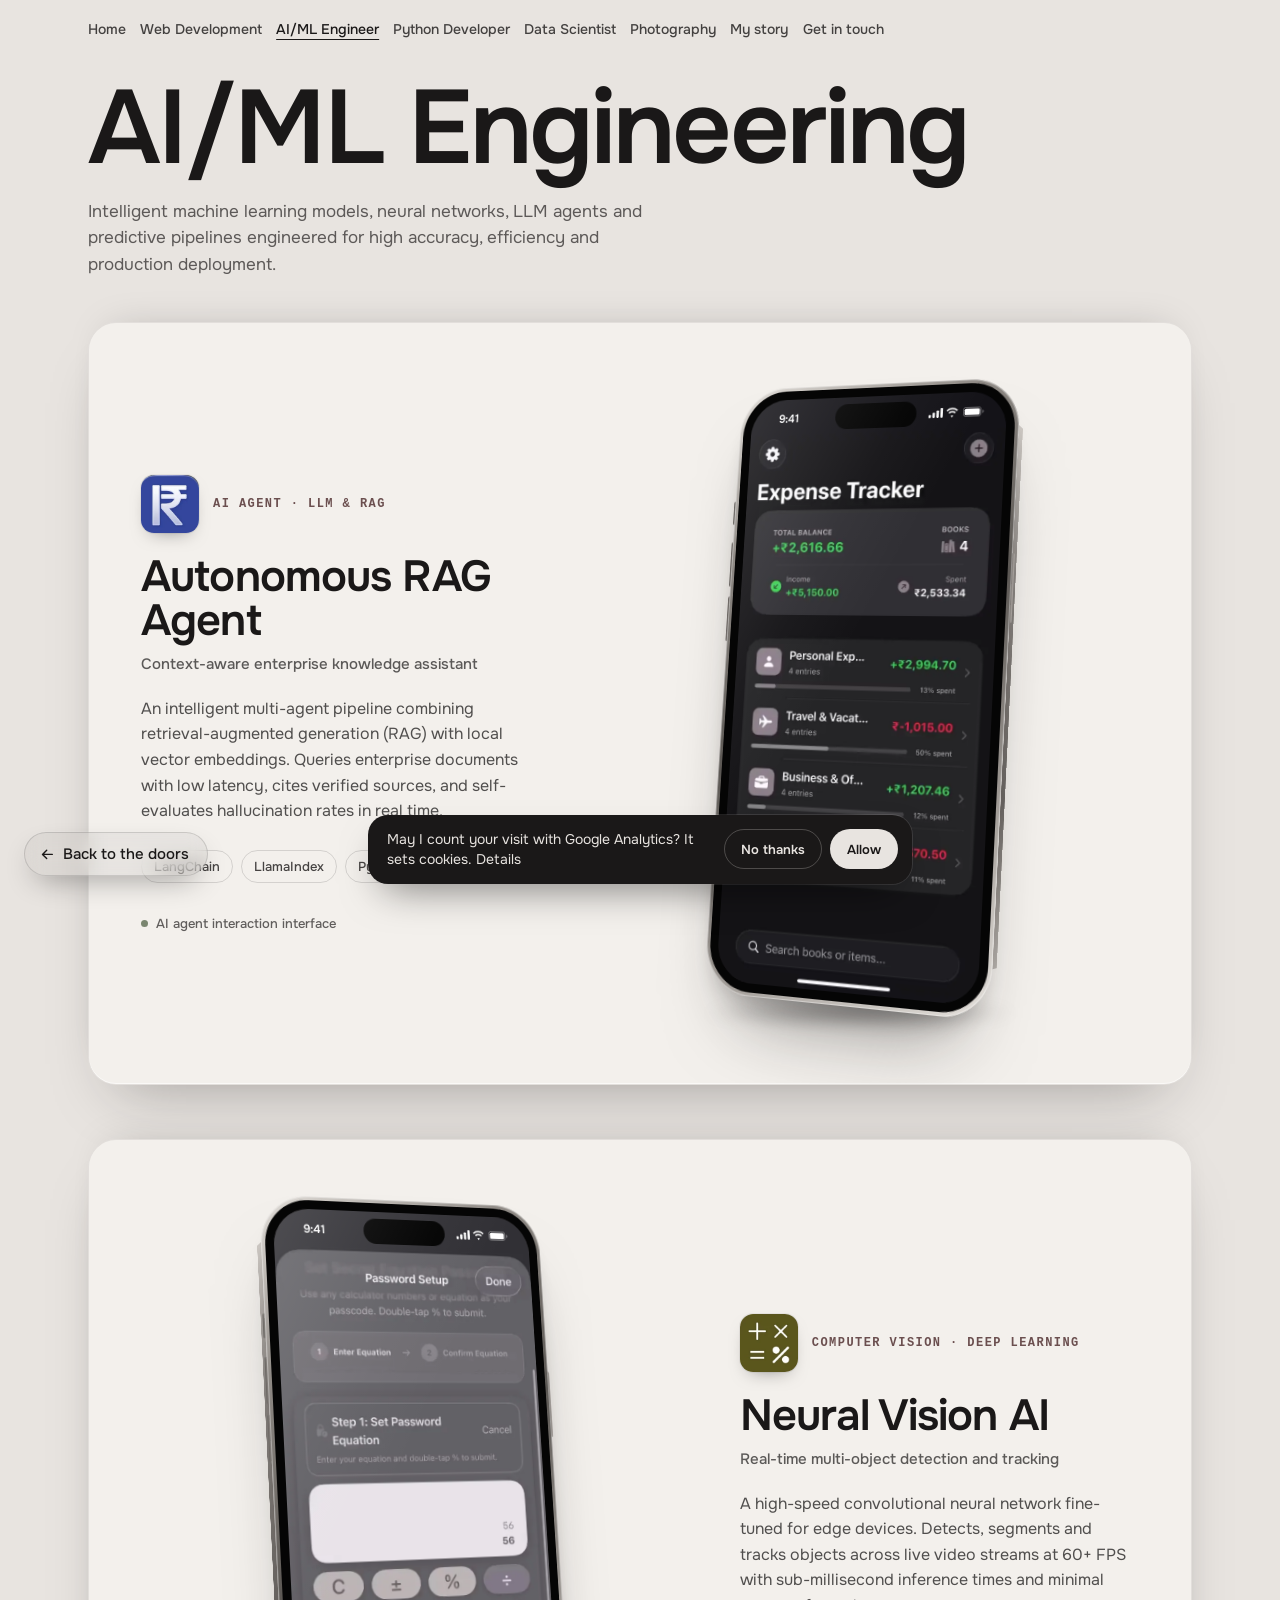
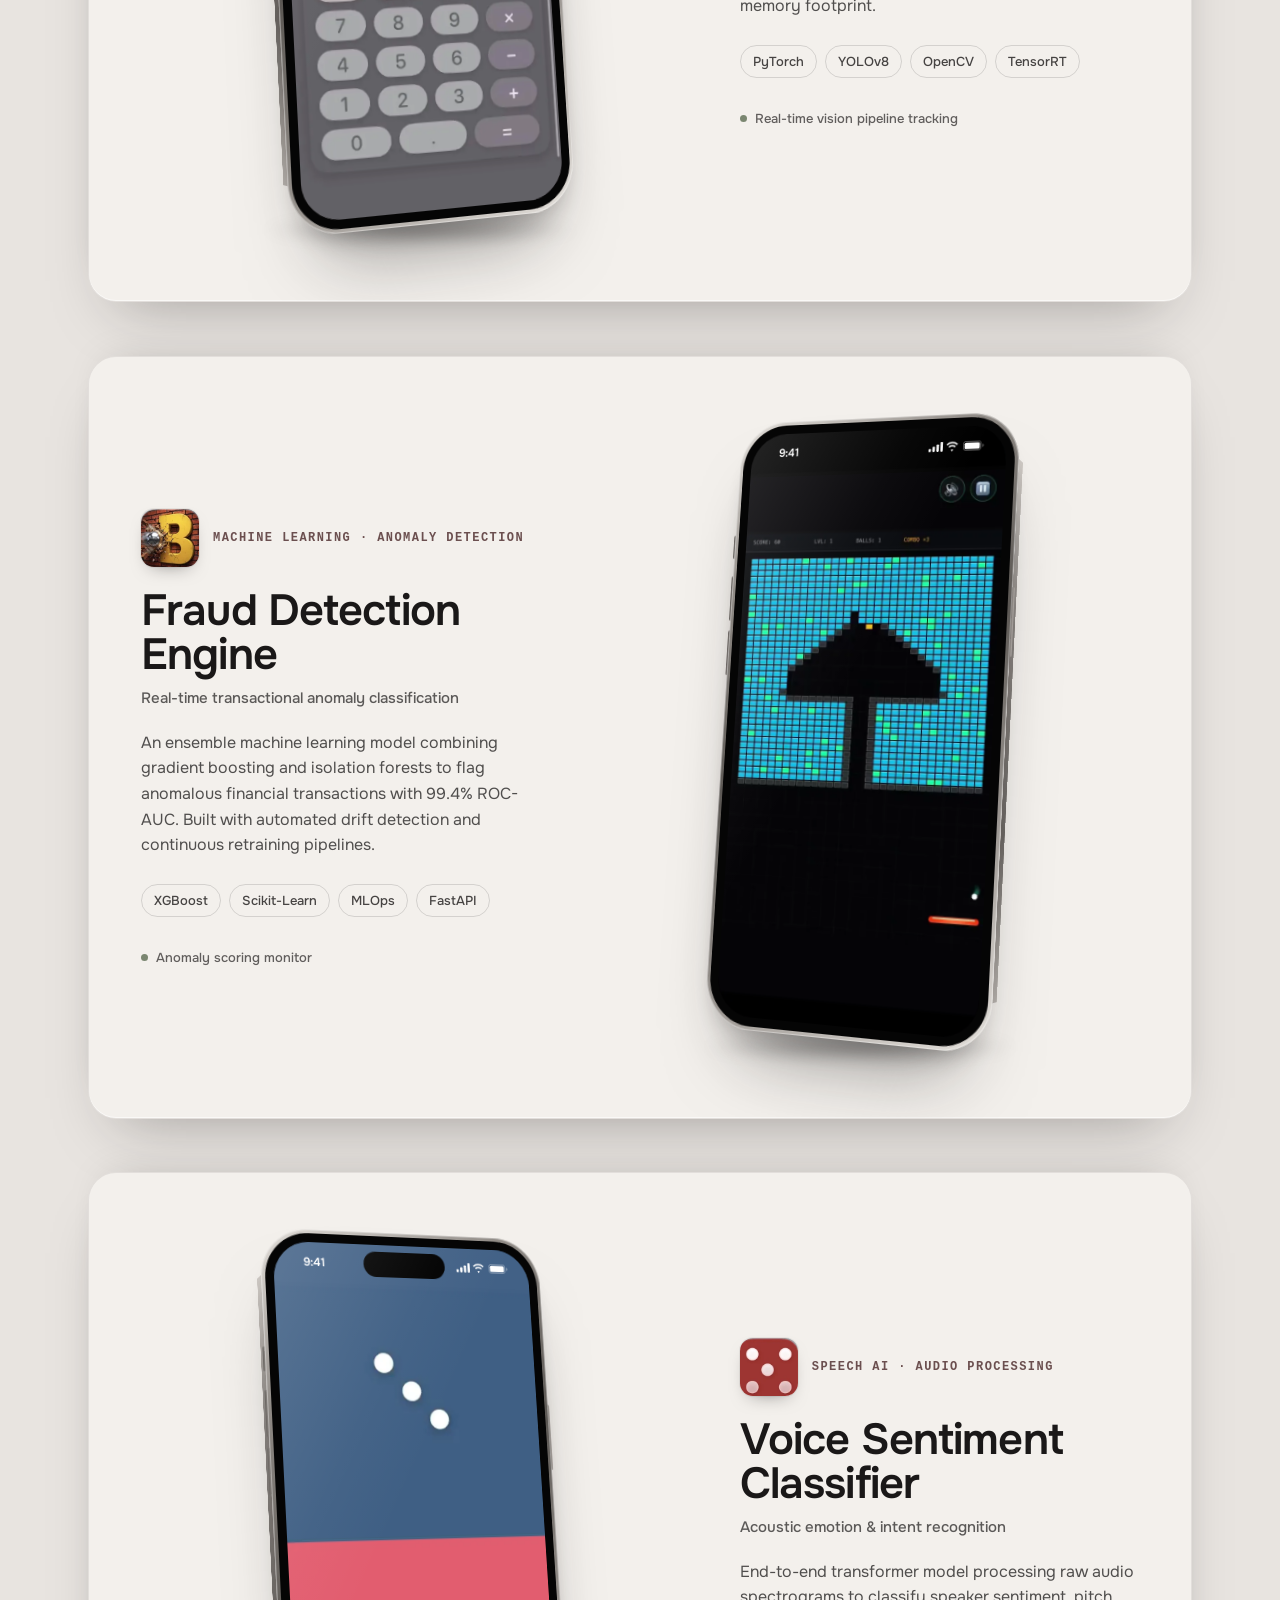
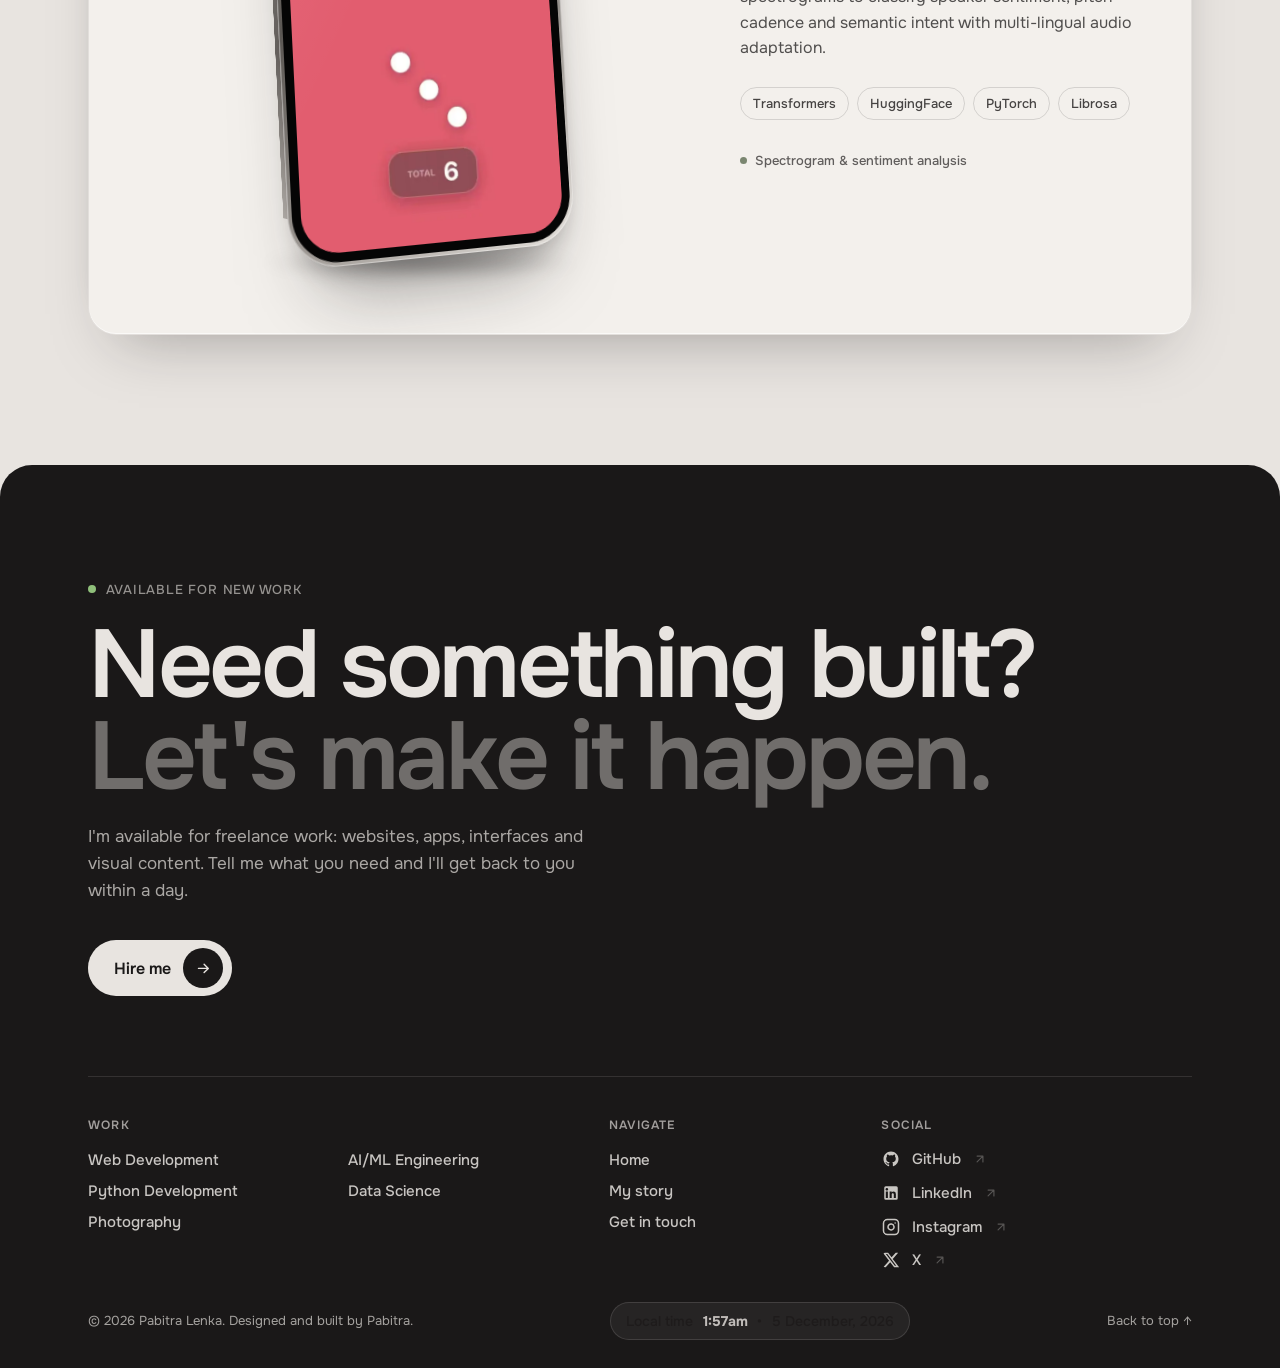
<file: ai-ml-engineer/index.html>
<!DOCTYPE html>
<html lang="en">
<head>
<meta charset="UTF-8" />
<meta name="viewport" content="width=device-width, initial-scale=1.0, viewport-fit=cover" />
<title>AI/ML Engineer — Pabitra Lenka</title>
<link rel="preload" href="../fonts/onest-latin.woff2" as="font" type="font/woff2" crossorigin>
<style>@font-face{font-family:'Onest';font-style:normal;font-display:swap;font-weight:100 900;src:url(../fonts/onest-latin.woff2) format('woff2');unicode-range:U+0000-00FF,U+0131,U+0152-0153,U+02BB-02BC,U+02C6,U+02DA,U+02DC,U+0304,U+0308,U+0329,U+2000-206F,U+20AC,U+2122,U+2191,U+2193,U+2212,U+2215,U+FEFF,U+FFFD}@font-face{font-family:'Onest';font-style:normal;font-display:swap;font-weight:100 900;src:url(../fonts/onest-latin-ext.woff2) format('woff2');unicode-range:U+0100-02BA,U+02BD-02C5,U+02C7-02CC,U+02CE-02D7,U+02DD-02FF,U+0304,U+0308,U+0329,U+1D00-1DBF,U+1E00-1E9F,U+1EF2-1EFF,U+2020,U+20A0-20AB,U+20AD-20C0,U+2113,U+2C60-2C7F,U+A720-A7FF}</style>

<meta name="description" content="Machine learning models, neural networks, LLMs and intelligent AI systems. Freelance AI/ML engineer working remotely with clients worldwide." />
<meta name="theme-color" content="#1A1818" />
<script>if(/[?&]embed\b/.test(location.search))document.documentElement.classList.add('embed');try{if(localStorage.getItem('pabitra-mode')==='dark')document.documentElement.dataset.mode='dark'}catch(e){}</script>
<style>
:root{--bg:#E8E4E0;--fg:#1A1818;--fg-rgb:26,24,24;--card:#F3F0EC;--card-line:rgba(26,24,24,.08);--accent:#6B4F4F;--room:#FBFAF8;
  --shadow:0 -1px 0 rgba(255,255,255,.6) inset,0 30px 60px -30px rgba(26,24,24,.35),0 -12px 40px -24px rgba(26,24,24,.25);
  --font:'Onest',ui-sans-serif,system-ui,-apple-system,'Segoe UI',sans-serif;color-scheme:light}
html[data-mode="dark"]{--bg:#1A1818;--fg:#E8E4E0;--fg-rgb:232,228,224;--card:#232020;--card-line:rgba(232,228,224,.08);--accent:#D9C6C6;--room:#050505;
  --shadow:0 1px 0 rgba(255,255,255,.04) inset,0 30px 60px -30px rgba(0,0,0,.8),0 -12px 40px -20px rgba(0,0,0,.7);color-scheme:dark}
*{box-sizing:border-box;margin:0;padding:0}
html{scrollbar-width:none}html::-webkit-scrollbar{display:none}
body{min-height:100vh;background:var(--bg);color:var(--fg);font-family:var(--font);-webkit-font-smoothing:antialiased;overflow-x:clip}
a{color:inherit;text-decoration:none}
:focus-visible{outline:2px solid #6B5C5C;outline-offset:3px}
.glow{position:fixed;inset:0;pointer-events:none;z-index:50;background:var(--room);animation:out .8s ease .15s forwards}
@keyframes out{to{opacity:0;visibility:hidden}}
html.embed .glow{animation:none;transition:opacity .45s ease,visibility 0s linear .45s}
html.embed.in .glow{opacity:0;visibility:hidden}
html.embed.out .glow{opacity:1;visibility:visible;transition:opacity .4s ease}

.wrap{max-width:88rem;margin:0 auto;padding:24px max(16px,env(safe-area-inset-right)) 0 max(16px,env(safe-area-inset-left))}
@media (min-width:1024px){.wrap{padding-inline:88px}}
.top{display:flex;justify-content:space-between;align-items:center;gap:12px;padding-bottom:56px}
.chip{display:inline-flex;align-items:center;height:44px;padding:0 18px;border-radius:999px;border:1px solid rgba(var(--fg-rgb),.14);font-size:14px;font-weight:500;cursor:pointer;transition:background .25s}
.chip:hover{background:rgba(var(--fg-rgb),.05)}
.lbl{font-size:12px;font-weight:500;letter-spacing:.06em;text-transform:uppercase;color:rgba(var(--fg-rgb),.5)}
.intro{display:flex;flex-direction:column;align-items:flex-start;gap:20px;padding-bottom:64px;text-align:left}
.intro h1{white-space:nowrap;font-size:clamp(34px,8.2vw,104px)}
h1{font-size:clamp(44px,7vw,84px);font-weight:600;letter-spacing:-.025em;line-height:.95}
.intro p{max-width:52ch;font-size:17px;line-height:1.55;color:rgba(var(--fg-rgb),.68)}
.intro .count{display:block;margin-top:14px;font-family:ui-monospace,'SF Mono',Menlo,Consolas,monospace;font-size:12px;font-weight:600;letter-spacing:.12em;text-transform:uppercase;color:var(--accent)}

/* ---------- stacked project cards ---------- */
.stack{position:relative;padding-bottom:12vh}
.card{position:sticky;top:calc(var(--nav-h,72px) + 16px + var(--i) * 14px);margin-bottom:6vh;border-radius:28px;background:var(--card);box-shadow:var(--shadow);
  border:1px solid var(--card-line);transform-origin:50% 0;will-change:transform;overflow:hidden}
.card__in{display:grid;gap:28px;padding:28px;min-height:min(calc(100vh - var(--nav-h,72px) - 120px),720px)}
@media (min-width:900px){
  .card__in{grid-template-columns:minmax(0,5fr) minmax(0,7fr);align-items:center;gap:40px;padding:48px 52px}
  .card.flip .card__in{grid-template-columns:minmax(0,7fr) minmax(0,5fr)}
  .card.flip .card__info{order:2}
}
.card__dim{position:absolute;inset:0;background:#000;opacity:0;pointer-events:none;border-radius:inherit}
.card__meta{display:flex;align-items:center;gap:12px;margin-bottom:22px;font-family:ui-monospace,'SF Mono',Menlo,Consolas,monospace;font-size:12px;font-weight:600;letter-spacing:.12em;text-transform:uppercase;color:var(--accent)}
.card__meta .no{color:rgba(var(--fg-rgb),.4)}
.card__meta i{width:22px;height:1px;background:currentColor;opacity:.5}
.card h2{font-size:clamp(30px,3.4vw,46px);font-weight:600;letter-spacing:-.02em;line-height:1.02;margin-bottom:10px}
.card .sub{font-size:15px;font-weight:500;color:rgba(var(--fg-rgb),.7);margin-bottom:22px}
.card .desc{font-size:16px;line-height:1.6;color:rgba(var(--fg-rgb),.75);max-width:44ch;margin-bottom:26px}
.tags{display:flex;flex-wrap:wrap;gap:8px;margin-bottom:28px}
.tags li{list-style:none;padding:7px 12px;border-radius:999px;border:1px solid rgba(var(--fg-rgb),.14);font-size:13px;font-weight:500;color:rgba(var(--fg-rgb),.8)}
.live{display:inline-flex;align-items:center;gap:10px;height:46px;padding:0 20px;border-radius:999px;background:var(--fg);color:var(--bg);font-size:14px;font-weight:600;transition:transform .3s cubic-bezier(.16,1,.3,1)}
.live:hover{transform:translateY(-2px)}
.live svg{width:16px;height:16px}
.note{display:inline-flex;align-items:center;gap:8px;font-size:13px;font-weight:500;color:rgba(var(--fg-rgb),.68)}
.note::before{content:"";width:7px;height:7px;border-radius:50%;background:#7a8670}

/* ---------- the phone: an iPhone turned slightly side-on ---------- */
.card__in{--w:clamp(210px,calc((100svh - var(--nav-h,72px) - 240px) * .5),320px);--sw:calc(var(--w) * .916)}
.stage{position:relative;perspective:1600px;perspective-origin:50% 45%;display:grid;place-items:center;padding:6px 0 34px}
.phone{position:relative;width:var(--w);transform-style:preserve-3d;transform:rotateY(-21deg) rotateX(6deg) rotateZ(1.2deg);transition:transform 1.2s cubic-bezier(.16,1,.3,1)}
.card.flip .phone{transform:rotateY(21deg) rotateX(6deg) rotateZ(-1.2deg)}
.card:hover .phone{transform:rotateY(-12deg) rotateX(3deg) rotateZ(.5deg)}
.card.flip:hover .phone{transform:rotateY(12deg) rotateX(3deg) rotateZ(-.5deg)}
/* titanium frame, then the black bezel, then the screen */
.phone__body{position:relative;transform-style:preserve-3d;padding:calc(var(--w) * .012);border-radius:calc(var(--w) * .168);
  background:linear-gradient(145deg,#e4e0db 0%,#8f8a85 22%,#5b5753 48%,#9d9893 74%,#e6e2dd 100%);
  box-shadow:inset 0 0 0 1px rgba(255,255,255,.35),0 50px 80px -40px rgba(26,24,24,.55),0 18px 30px -18px rgba(26,24,24,.35)}
html[data-mode="dark"] .phone__body{box-shadow:inset 0 0 0 1px rgba(255,255,255,.25),0 50px 80px -40px rgba(0,0,0,.9),0 18px 30px -18px rgba(0,0,0,.7)}
/* the frame's thickness: an edge you see because the phone is turned */
.phone__body::before{content:"";position:absolute;top:calc(var(--w) * .16);bottom:calc(var(--w) * .16);right:0;width:calc(var(--w) * .05);transform-origin:100% 50%;transform:rotateY(-90deg);
  background:linear-gradient(180deg,#cfcac5,#8c8783 30%,#6d6965 70%,#b9b4af)}
.card.flip .phone__body::before{right:auto;left:0;transform-origin:0 50%;transform:rotateY(90deg)}
.phone__btn{position:absolute;width:calc(var(--w) * .014);border-radius:2px;background:linear-gradient(90deg,#6e6a66,#bdb8b3);transform:translateZ(-1px)}
.phone__btn.l{left:calc(var(--w) * -.008)}.phone__btn.r{right:calc(var(--w) * -.008)}
.phone__screen{position:relative;box-sizing:content-box;aspect-ratio:1180/2556;border:calc(var(--w) * .03) solid #050505;border-radius:calc(var(--w) * .156);overflow:hidden;background:#141414 center/cover no-repeat;transform:translateZ(.5px)}
.phone__screen video{border-radius:calc(var(--w) * .126);position:absolute;inset:0;width:100%;height:100%;object-fit:cover;display:block}
.phone__screen::after{content:"";position:absolute;inset:0;pointer-events:none;
  background:linear-gradient(118deg,rgba(255,255,255,.14) 0%,rgba(255,255,255,.03) 30%,transparent 44%)}
.island{position:absolute;left:34%;top:calc(var(--sw) * .028);width:32%;aspect-ratio:126/37;border-radius:999px;background:#000}
.sbar{position:absolute;left:0;right:0;top:0;height:calc(var(--sw) * .15);display:flex;align-items:center;justify-content:space-between;
  padding:0 calc(var(--sw) * .085) 0 calc(var(--sw) * .115);color:#fff;font-size:calc(var(--sw) * .043);font-weight:600;letter-spacing:-.01em;pointer-events:none}
.sbar svg{height:calc(var(--sw) * .036);width:auto;display:block}
.sbar span:last-child{display:flex;align-items:center;gap:calc(var(--sw) * .014)}
.stage::after{content:"";position:absolute;left:50%;bottom:10px;width:calc(var(--w) * 1.05);height:26px;transform:translateX(-50%);border-radius:50%;
  background:radial-gradient(closest-side,rgba(0,0,0,.3),transparent);filter:blur(7px);z-index:-1}
html[data-mode="dark"] .stage::after{background:radial-gradient(closest-side,rgba(0,0,0,.8),transparent)}
/* the app's own icon beside its name */
.app{display:flex;align-items:center;gap:14px;margin-bottom:22px}
.app img{width:58px;height:58px;border-radius:13px;display:block;box-shadow:0 8px 18px -10px rgba(26,24,24,.5),0 0 0 1px rgba(var(--fg-rgb),.06)}
.app .card__meta{margin-bottom:0}

/* arriving */
.card .card__info>*,.card .stage{transition:opacity .8s ease,transform 1s cubic-bezier(.16,1,.3,1)}
.card:not(.seen) .card__info>*{opacity:0;transform:translateY(18px)}
.card:not(.seen) .stage{opacity:0;transform:translateX(40px)}
@media (max-width:899.98px){.card:not(.seen) .stage,.card.flip:not(.seen) .stage{transform:translateY(20px)}}
.card.flip:not(.seen) .stage{transform:translateX(-40px)}
.card .card__info>*:nth-child(2){transition-delay:.05s}.card .card__info>*:nth-child(3){transition-delay:.1s}
.card .card__info>*:nth-child(4){transition-delay:.15s}.card .card__info>*:nth-child(5){transition-delay:.2s}.card .card__info>*:nth-child(6){transition-delay:.25s}

.outro{padding:10vh 0 14vh;text-align:center}
.outro p{font-size:15px;color:rgba(var(--fg-rgb),.55);margin-bottom:18px}

@media (max-width:899.98px){
  .card{top:calc(var(--nav-h,64px) + 10px + var(--i) * 10px);border-radius:22px}
  /* phones: each card fits one screen, desktop on top, the essentials below */
  .card__in{padding:16px 18px 20px;min-height:auto;gap:4px;max-height:calc(100svh - var(--nav-h,64px) - 40px)}
  .stage{order:-1;padding:4px 6% 18px}
  .card__meta{margin-bottom:8px;font-size:11px}
  .card h2{font-size:26px;margin-bottom:4px}
  .card .sub{font-size:13px;margin-bottom:10px}
  .card .desc{font-size:14px;line-height:1.5;margin-bottom:14px;display:-webkit-box;-webkit-line-clamp:3;-webkit-box-orient:vertical;overflow:hidden}
  .tags{display:none}
  .live{height:44px;padding:0 18px;font-size:13px}
  .card__in{--w:clamp(150px,calc((100svh - var(--nav-h,64px) - 370px) * .47),230px)}
  .phone,.card.flip .phone{transform:rotateY(-14deg) rotateX(4deg) rotateZ(.6deg)}
  .card.flip .phone__body::before{right:0;left:auto;transform-origin:100% 50%;transform:rotateY(-90deg)}
  .app{margin-bottom:10px;gap:12px}.app img{width:42px;height:42px;border-radius:10px}
}
@media (prefers-reduced-motion:reduce){
  .glow{display:none}
  .card .card__info>*,.card .stage{transition:none;opacity:1!important;transform:none!important}
}

.rn{position:sticky;top:0;z-index:40;transition:background .35s ease,box-shadow .35s ease}
.rn{background:var(--bg)}
.rn.stuck{box-shadow:0 1px 0 rgba(var(--fg-rgb),.1)}
.rn__in{max-width:88rem;margin:0 auto;display:flex;align-items:center;justify-content:space-between;gap:1.5rem;padding:1.1rem max(16px,env(safe-area-inset-right)) 1.1rem max(16px,env(safe-area-inset-left));transition:padding .35s ease}
.rn.stuck .rn__in{padding-block:.8rem}
@media (min-width:1024px){.rn__in{padding-inline:88px}}
.rn nav ul{display:none;list-style:none;margin:0;padding:0;gap:clamp(.65rem, 1.1vw, 1.25rem);white-space:nowrap}
.rn nav button{padding:0;border:0;background:none;color:var(--fg);font:inherit;font-size:clamp(.875rem, .95vw, 1rem);font-weight:500;opacity:.8;cursor:pointer;transition:opacity .2s}
.rn nav button:hover,.rn nav button[aria-current]{opacity:1}
.rn nav button[aria-current]{text-decoration:underline;text-underline-offset:.35em;text-decoration-thickness:1px}
.rn__clock{display:flex;align-items:center;gap:.6rem;padding:.6rem .9rem;border-radius:999px;border:1px solid rgba(var(--fg-rgb),.12);font-size:.875rem;font-weight:500;white-space:nowrap}
.rn__clock span{color:rgba(var(--fg-rgb),.68)}
.rn__menu{display:inline-flex;align-items:center;justify-content:center;gap:.5rem;height:2.75rem;padding:0 1.05rem 0 .95rem;font:500 .9375rem/1 'Onest',ui-sans-serif,system-ui,-apple-system,'Segoe UI',sans-serif;border-radius:999px;border:1px solid rgba(var(--fg-rgb),.12);background:none;color:var(--fg);cursor:pointer}
.rn__menu svg{width:1.1rem;height:1.1rem}
/* ---------- the menu, full screen, on small screens ---------- */
.rn__panel{position:fixed;inset:0;z-index:110;display:flex;flex-direction:column;
  padding:max(1rem,env(safe-area-inset-top)) max(1.25rem,env(safe-area-inset-right)) max(1.5rem,env(safe-area-inset-bottom)) max(1.25rem,env(safe-area-inset-left));
  background:var(--bg);color:var(--fg);visibility:hidden;opacity:0;
  transition:opacity .4s cubic-bezier(.4,0,.2,1),visibility 0s linear .4s}
.rn.open .rn__panel{visibility:visible;opacity:1;transition-delay:0s}
/* a wash of colour sweeps up behind the items as it opens */
.rn__panel::before{content:"";position:absolute;inset:0;pointer-events:none;
  background:radial-gradient(70% 55% at 12% 100%,rgba(164,85,44,.2),transparent 70%),
             radial-gradient(60% 50% at 95% 4%,rgba(196,176,176,.18),transparent 72%);
  opacity:0;transform:translateY(12%) scale(1.08);transition:opacity .6s ease,transform .9s cubic-bezier(.16,1,.3,1)}
.rn.open .rn__panel::before{opacity:1;transform:none}
.rn__phead{position:relative;z-index:1;display:flex;align-items:center;justify-content:space-between;min-height:2.75rem;margin-bottom:auto}
.rn__plbl{font:600 .75rem/1 'Onest',ui-sans-serif,system-ui,sans-serif;letter-spacing:.16em;text-transform:uppercase;color:rgba(var(--fg-rgb),.5)}
.rn__pclose{display:inline-flex;align-items:center;justify-content:center;width:2.75rem;height:2.75rem;border-radius:999px;
  border:1px solid rgba(var(--fg-rgb),.14);background:none;color:var(--fg);cursor:pointer;transition:background .25s,transform .35s cubic-bezier(.16,1,.3,1)}
.rn__pclose:hover{background:rgba(var(--fg-rgb),.08);transform:rotate(90deg)}
.rn__pclose svg{width:1.15rem;height:1.15rem}
.rn__plist{position:relative;z-index:1;display:flex;flex-direction:column;justify-content:center;gap:.1rem;padding-block:2rem}
/* each line rises into place, one after the other */
.rn__plist button{position:relative;display:flex;align-items:baseline;gap:.85rem;width:100%;padding:.45rem 0;border:0;background:none;color:var(--fg);
  font:600 clamp(2rem,9.5vw,2.9rem)/1.06 'Onest',ui-sans-serif,system-ui,sans-serif;letter-spacing:-.03em;text-align:left;cursor:pointer;
  opacity:0;transform:translateY(1.1rem);transition:opacity .5s ease,transform .66s cubic-bezier(.16,1,.3,1),color .25s ease}
.rn.open .rn__plist button{opacity:1;transform:none;transition-delay:calc(var(--i,0) * 55ms + 90ms)}
.rn__plist button::before{content:counter(rnc,decimal-leading-zero);counter-increment:rnc;
  font:600 .8125rem/1 ui-monospace,'SF Mono',Menlo,Consolas,monospace;letter-spacing:.1em;color:rgba(var(--fg-rgb),.38);transition:color .25s}
.rn__plist{counter-reset:rnc}
.rn__plist button[aria-current]{color:var(--fg)}
.rn__plist button[aria-current]::before{color:#A4552C}
@media (hover:hover){.rn__plist button:hover{color:#A4552C}.rn__plist button:hover::before{color:#A4552C}}
.rn__pfoot{position:relative;z-index:1;margin-top:auto;padding-top:1.25rem;border-top:1px solid rgba(var(--fg-rgb),.1);
  font:500 .8125rem/1.4 'Onest',ui-sans-serif,system-ui,sans-serif;color:rgba(var(--fg-rgb),.55);
  opacity:0;transform:translateY(.6rem);transition:opacity .5s ease .34s,transform .6s cubic-bezier(.16,1,.3,1) .34s}
.rn.open .rn__pfoot{opacity:1;transform:none}
html.rn-lock,html.rn-lock body{overflow:hidden}
@media (prefers-reduced-motion:reduce){
  .rn__panel,.rn__panel::before,.rn__plist button,.rn__pfoot{transition-duration:.01ms!important;transform:none!important}}

/* ---------- where things sit in the bar ---------- */
/* wide: the full nav shows, and "back" floats in the bottom-left corner instead of taking bar space */
@media (min-width:1200px){
  .rn nav ul{display:flex}
  .rn__menu,.rn__panel{display:none!important}
  .backd{position:fixed;left:max(1.5rem,env(safe-area-inset-left));bottom:max(1.5rem,calc(env(safe-area-inset-bottom) + 1rem));top:auto;z-index:60;
    height:3rem;padding:0 1.25rem 0 1rem;border-color:transparent;
    background:var(--bd-float,rgba(26,24,24,.9));color:var(--bd-floatfg,#E8E4E0);
    -webkit-backdrop-filter:blur(10px);backdrop-filter:blur(10px);
    box-shadow:0 12px 30px -12px rgba(0,0,0,.45),0 0 0 1px rgba(255,255,255,.08)}
  .backd span{display:inline}
  .backd:hover{background:var(--bd-float,rgba(26,24,24,1));border-color:transparent}
}
html[data-mode="dark"] .backd{--bd-float:rgba(232,228,224,.92);--bd-floatfg:#1A1818}
/* narrow: back on the left, menu on the right, no clock */
@media (max-width:1199.98px){
  .rn__in{justify-content:space-between}
  .rn nav{display:none}
  .rn__clock{display:none}
  .rn__menu{order:99;margin-left:auto}
  .backd{order:-2}
}

/* ---------- footer ---------- */
/* the footer slides up over the last 32px of the section above, so its rounded corners show that
   section's real background (gradients and glows included) instead of a flat patch of colour */
.sfw{position:relative;z-index:2;background:transparent;margin-top:-32px}
.sfw--dark .sf{box-shadow:inset 0 1px 0 rgba(232,228,224,.12)}
.sf{--sf-bg:#1A1818;--sf-fg:#E8E4E0;--sf-rgb:232,228,224;--sf-acc:#C4B0B0;position:relative;z-index:2;background:var(--sf-bg);color:var(--sf-fg);
  border-radius:2rem 2rem 0 0;overflow:hidden;font-family:'Onest',ui-sans-serif,system-ui,-apple-system,'Segoe UI',sans-serif}
html[data-mode="dark"] .sf{--sf-bg:#0F0E0E;box-shadow:inset 0 1px 0 rgba(232,228,224,.1)}
.sf__in{max-width:88rem;margin:0 auto;padding:5.5rem 1.25rem 1.5rem}
@media (min-width:1024px){.sf__in{padding:7rem 5.5rem 1.75rem}}
html,body{overscroll-behavior-y:none}
html{background:#1A1818}html[data-mode="dark"]{background:#0F0E0E}
body{margin:0}
.sf{margin-bottom:0}
.sf__eye{display:inline-flex;align-items:center;gap:.6rem;font-size:.8125rem;font-weight:500;letter-spacing:.06em;text-transform:uppercase;color:rgba(var(--sf-rgb),.6)}
.sf__eye i{width:.5rem;height:.5rem;border-radius:50%;background:#8FBF7A;box-shadow:0 0 0 0 rgba(143,191,122,.6);animation:sfPulse 2.2s ease-out infinite}
@keyframes sfPulse{70%{box-shadow:0 0 0 .55rem rgba(143,191,122,0)}100%{box-shadow:0 0 0 0 rgba(143,191,122,0)}}
.sf__h{margin:1.4rem 0 1.25rem;font-size:clamp(2.75rem,7.5vw,6.5rem);font-weight:600;line-height:.95;letter-spacing:-.035em}
.sf__h span{display:block;color:rgba(var(--sf-rgb),.42)}
.sf__p{max-width:46ch;font-size:1.0625rem;line-height:1.6;color:rgba(var(--sf-rgb),.7)}
.sf__cta{display:flex;flex-wrap:wrap;gap:.75rem;margin-top:2.25rem}
.sf__btn{display:inline-flex;align-items:center;gap:.8rem;height:3.5rem;padding:0 .55rem 0 1.6rem;border:0;border-radius:999px;background:var(--sf-fg);color:var(--sf-bg);
  font:inherit;font-size:1rem;font-weight:600;cursor:pointer;transition:transform .35s cubic-bezier(.16,1,.3,1)}
.sf__btn b{display:grid;place-items:center;width:2.5rem;height:2.5rem;border-radius:50%;background:var(--sf-bg);color:var(--sf-fg)}
.sf__btn svg{width:1.05rem;height:1.05rem;transition:transform .35s cubic-bezier(.16,1,.3,1)}
.sf__btn:hover{transform:translateY(-2px)}.sf__btn:hover svg{transform:translateX(3px)}
.sf__ghost{display:inline-flex;align-items:center;height:3.5rem;padding:0 1.5rem;border-radius:999px;border:1px solid rgba(var(--sf-rgb),.2);background:none;color:var(--sf-fg);
  font:inherit;font-size:1rem;font-weight:500;cursor:pointer;transition:background .25s}
.sf__ghost:hover{background:rgba(var(--sf-rgb),.07)}
.sf__cols{display:grid;grid-template-columns:repeat(2,minmax(0,1fr));gap:2.25rem 1.5rem;margin-top:5rem;padding-top:2.5rem;border-top:1px solid rgba(var(--sf-rgb),.12)}
@media (min-width:768px){.sf__cols{grid-template-columns:2fr 1fr 1.25fr}}
.sf__social ul{list-style:none;margin:0;padding:0;display:flex;flex-direction:column;gap:.5rem}
.sf__social-link{
  position:relative;
  display:inline-flex;
  align-items:center;
  justify-content:space-between;
  gap:.75rem;
  padding:.55rem .95rem;
  border-radius:.85rem;
  border:1px solid rgba(var(--sf-rgb),.14);
  background:rgba(var(--sf-rgb),.04);
  color:rgba(var(--sf-rgb),.88);
  font:inherit;
  font-size:.9375rem;
  font-weight:500;
  text-decoration:none;
  overflow:hidden;
  isolation:isolate;
  cursor:pointer;
  transition:transform .28s cubic-bezier(.16,1,.3,1), border-color .3s ease, background .3s ease, box-shadow .35s ease, color .25s ease;
}
.sf__social-link .sf__s-main{display:inline-flex;align-items:center;gap:.65rem}
.sf__social-link .sf__s-icon{display:inline-flex;align-items:center;justify-content:center;width:1.25rem;height:1.25rem;transition:transform .3s cubic-bezier(.16,1,.3,1), color .3s ease, filter .3s ease}
.sf__social-link .sf__s-arr{width:.875rem;height:.875rem;opacity:.35;transition:transform .3s cubic-bezier(.16,1,.3,1), opacity .3s ease}
.sf__social-link::before{
  content:'';
  position:absolute;
  inset:0;
  border-radius:inherit;
  opacity:0;
  transform:scale(.85);
  transition:opacity .35s ease, transform .4s cubic-bezier(.16,1,.3,1);
  z-index:-1;
}
.sf__social-link--github:hover{
  border-color:rgba(255,255,255,.75);
  color:#fff;
  transform:translateY(-2px);
  box-shadow:0 0 28px rgba(255,255,255,.24), 0 4px 14px rgba(0,0,0,.35);
}
.sf__social-link--github:hover::before{
  opacity:1;
  transform:scale(1);
  background:radial-gradient(circle 90px at var(--cx, 50%) var(--cy, 50%), rgba(255,255,255,.22) 0%, rgba(255,255,255,.06) 60%, transparent 100%), #24292e;
}
.sf__social-link--github:hover .sf__s-icon{color:#fff;transform:scale(1.14);filter:drop-shadow(0 0 6px rgba(255,255,255,.6))}
.sf__social-link--linkedin:hover{
  border-color:#0A66C2;
  color:#fff;
  transform:translateY(-2px);
  box-shadow:0 0 32px rgba(10,102,194,.55), 0 4px 16px rgba(10,102,194,.3);
}
.sf__social-link--linkedin:hover::before{
  opacity:1;
  transform:scale(1);
  background:radial-gradient(circle 100px at var(--cx, 50%) var(--cy, 50%), #0A66C2 0%, rgba(10,102,194,.85) 45%, rgba(10,102,194,.3) 100%);
}
.sf__social-link--linkedin:hover .sf__s-icon{color:#fff;transform:scale(1.15);filter:drop-shadow(0 0 8px rgba(255,255,255,.8))}
.sf__social-link--instagram:hover{
  border-color:#E1306C;
  color:#fff;
  transform:translateY(-2px);
  box-shadow:0 0 36px rgba(225,48,108,.6), 0 0 18px rgba(253,89,73,.45);
}
.sf__social-link--instagram:hover::before{
  opacity:1;
  transform:scale(1);
  background:radial-gradient(circle 110px at var(--cx, 50%) var(--cy, 50%), rgba(253,89,73,.95) 0%, rgba(225,48,108,.9) 50%, rgba(131,58,180,.85) 100%);
}
.sf__social-link--instagram:hover .sf__s-icon{color:#fff;transform:scale(1.15);filter:drop-shadow(0 0 8px rgba(255,255,255,.8))}
.sf__social-link--x:hover{
  border-color:rgba(255,255,255,.9);
  color:#fff;
  transform:translateY(-2px);
  box-shadow:0 0 30px rgba(255,255,255,.4), 0 4px 16px rgba(0,0,0,.5);
}
.sf__social-link--x:hover::before{
  opacity:1;
  transform:scale(1);
  background:radial-gradient(circle 90px at var(--cx, 50%) var(--cy, 50%), rgba(255,255,255,.28) 0%, rgba(255,255,255,.08) 55%, transparent 100%), #000;
}
.sf__social-link--x:hover .sf__s-icon{color:#fff;transform:scale(1.14);filter:drop-shadow(0 0 8px rgba(255,255,255,.8))}
.sf__social-link:hover .sf__s-arr{opacity:1;transform:translate(2px, -2px)}
.sf__cols h3{margin-bottom:1rem;font-size:.75rem;font-weight:600;letter-spacing:.1em;text-transform:uppercase;color:rgba(var(--sf-rgb),.66)}
.sf__cols ul{list-style:none;margin:0;padding:0;display:flex;flex-direction:column;gap:.6rem}
@media (pointer:coarse),(max-width:767.98px){.sf__cols ul{gap:0}.sf__cols button,.sf__cols a,.sf__bot button{min-height:44px;min-width:44px;display:inline-flex;align-items:center}.sf__cols li.st{min-height:32px;display:flex;align-items:center}}
.sf__cols button,.sf__cols a{padding:0;border:0;background:none;color:rgba(var(--sf-rgb),.85);font:inherit;font-size:.9375rem;font-weight:500;cursor:pointer;text-align:left;text-decoration:none;transition:color .2s}
.sf__cols button:hover,.sf__cols a:hover{color:#fff}
.sf__cols li.st{font-size:.9375rem;color:rgba(var(--sf-rgb),.85)}
.sf__cols .work{display:grid;grid-template-columns:repeat(auto-fill,minmax(10rem,1fr));gap:.6rem 1.5rem}
.sf__in{position:relative;z-index:1}
/* the name runs the full width of the footer, edge to edge, behind the links and the bottom line */
.sf__word{position:absolute;left:0;right:0;bottom:0;z-index:0;margin:0;padding:0 1.2vw;font-size:var(--wf,15vw);font-weight:700;line-height:.74;letter-spacing:-.055em;
  color:rgba(var(--sf-rgb),.17);user-select:none;pointer-events:none;white-space:nowrap;text-align:center;transform:translateY(.05em)}
.sf__word span{display:inline-block}
.sf__word .short{display:none}
@media (max-width:767.98px){.sf__word .full{display:none}.sf__word .short{display:inline-block}}

.sf__bot{display:flex;flex-wrap:wrap;justify-content:space-between;align-items:center;gap:.75rem;margin-top:1.75rem;font-size:.8125rem;color:rgba(var(--sf-rgb),.68)}
.sf__bot button{padding:0;border:0;background:none;color:inherit;font:inherit;cursor:pointer}.sf__bot button:hover{color:var(--sf-fg)}
.sf__clock{display:inline-flex;align-items:center;gap:.6rem;padding:.55rem .95rem;font-size:.875rem;border-radius:999px;border:1px solid rgba(var(--sf-rgb),.14);background:rgba(232,228,224,.06);color:rgba(var(--sf-rgb),.8);white-space:nowrap}
.sf__legal a{color:inherit;text-decoration:underline;text-underline-offset:.2em;text-decoration-color:rgba(var(--sf-rgb),.35)}.sf__legal a:hover{color:var(--sf-fg)}
@media (pointer:coarse),(max-width:767.98px){.sf__legal a{min-height:44px;display:inline-flex;align-items:center}}
@media (prefers-reduced-motion:reduce){.sf__eye i{animation:none}}
/* ---------- floating back-to-top ---------- */
.totop{--tt-bg:#1A1818;--tt-fg:#E8E4E0;--tt-ring:232,228,224;position:fixed;right:max(1.25rem,env(safe-area-inset-right));bottom:max(1.25rem,env(safe-area-inset-bottom));z-index:60;
  display:grid;place-items:center;width:3.25rem;height:3.25rem;padding:0;border:0;border-radius:50%;background:var(--tt-bg);color:var(--tt-fg);cursor:pointer;
  box-shadow:0 10px 30px -10px rgba(0,0,0,.45),0 0 0 1px rgba(var(--tt-ring),.14);
  opacity:0;visibility:hidden;transform:translateY(.75rem) scale(.9);
  transition:opacity .35s ease,visibility 0s linear .35s,transform .45s cubic-bezier(.16,1,.3,1),background .3s ease,color .3s ease,box-shadow .3s ease}
.totop.show{opacity:1;visibility:visible;transform:none;transition-delay:0s}
.totop[data-on="dark"]{--tt-bg:#E8E4E0;--tt-fg:#1A1818;--tt-ring:26,24,24}
.totop svg.ar{width:1.15rem;height:1.15rem;transition:transform .4s cubic-bezier(.16,1,.3,1)}
.totop svg.ring{position:absolute;inset:0;width:100%;height:100%;transform:rotate(-90deg);pointer-events:none}
.totop .ring circle{fill:none;stroke:currentColor;stroke-width:2;opacity:.85;stroke-dasharray:var(--len);stroke-dashoffset:calc(var(--len) * (1 - var(--p,0)));transition:stroke-dashoffset .12s linear}
.totop .lbl{position:absolute;right:calc(100% + .6rem);top:50%;padding:.4rem .75rem;border-radius:999px;background:var(--tt-bg);color:var(--tt-fg);font:500 .8125rem/1 'Onest',ui-sans-serif,system-ui,sans-serif;
  white-space:nowrap;pointer-events:none;opacity:0;transform:translate(.4rem,-50%);transition:opacity .25s ease,transform .35s cubic-bezier(.16,1,.3,1);box-shadow:0 0 0 1px rgba(var(--tt-ring),.14)}
@media (hover:hover){.totop:hover{transform:translateY(-3px)}.totop:hover svg.ar{transform:translateY(-3px)}.totop:hover .lbl{opacity:1;transform:translate(0,-50%)}}
.totop:focus-visible{outline:2px solid #C4B0B0;outline-offset:3px}
@media (max-width:767.98px){.totop{width:3rem;height:3rem}}
@media (prefers-reduced-motion:reduce){.totop,.totop svg.ar{transition:opacity .2s ease,visibility 0s linear .2s}}

.skel{position:relative}
.skel::after{content:"";position:absolute;inset:0;z-index:6;pointer-events:none;border-radius:inherit;opacity:1;
  background:linear-gradient(100deg,#E2DDD8 30%,#F1EDE9 50%,#E2DDD8 70%);background-size:220% 100%;animation:skel 1.25s linear infinite}
html[data-mode="dark"] .skel::after{background-image:linear-gradient(100deg,#231F1F 30%,#2F2A2A 50%,#231F1F 70%)}
@keyframes skel{from{background-position:120% 0}to{background-position:-100% 0}}
/* a recording that is still buffering: a light sweep over its poster until it plays */
.skel-buf{position:relative}
.skel-buf::before{content:"";position:absolute;inset:0;z-index:6;pointer-events:none;border-radius:inherit;
  background:linear-gradient(100deg,transparent 30%,rgba(255,255,255,.22) 50%,transparent 70%);background-size:220% 100%;animation:skel 1.25s linear infinite}
@media (prefers-reduced-motion:reduce){.skel::after{animation:none}}

/* "Back to the doors" sits in the room's sticky header: it stays on screen the whole
   time you are inside a room, but it is part of the bar rather than floating over the page,
   so it never covers anything you are reading. */
.backd{order:-2;flex:none;display:inline-flex;align-items:center;gap:.5rem;height:2.75rem;padding:0 1.1rem 0 .85rem;
  border:1px solid rgba(var(--fg-rgb),.14);border-radius:999px;background:rgba(var(--fg-rgb),.05);color:var(--fg);
  font:500 .9375rem/1 'Onest',ui-sans-serif,system-ui,-apple-system,'Segoe UI',sans-serif;text-decoration:none;cursor:pointer;white-space:nowrap;
  opacity:0;transform:translateX(-.5rem);transition:opacity .35s ease,transform .45s cubic-bezier(.16,1,.3,1),background .25s ease,border-color .25s ease}
.backd.show{opacity:1;transform:none}
.backd svg{width:1.05rem;height:1.05rem;transition:transform .35s cubic-bezier(.16,1,.3,1)}
@media (hover:hover){.backd:hover{background:rgba(var(--fg-rgb),.1);border-color:rgba(var(--fg-rgb),.26)}.backd:hover svg{transform:translateX(-3px)}}
.backd:focus-visible{outline:2px solid #C4B0B0;outline-offset:3px}
/* phones keep the words on both pills; on the very narrowest screens they just get a little smaller */
@media (max-width:359.98px){.backd,.rn__menu{font-size:.8125rem}.backd{padding:0 .85rem 0 .7rem}.rn__menu{padding:0 .85rem}}
/* the leftover top row above each room's title, and the gap under the intro */
.top{display:none!important}
.intro{padding-bottom:clamp(28px,4vw,44px)!important}
.rn__in{min-width:0}
.rn nav{min-width:0}
</style>
<link rel="canonical" href="https://pabitralenka.in/ai-ml-engineer/" />
<meta name="robots" content="index,follow,max-image-preview:large,max-snippet:-1,max-video-preview:-1" />
<meta name="author" content="Pabitra Lenka" />
<link rel="icon" href="/favicon.ico" sizes="48x48" />
<link rel="icon" type="image/png" href="/icon-192.png" sizes="192x192" />
<link rel="apple-touch-icon" href="/apple-touch-icon.png" />
<meta property="og:type" content="website" />
<meta property="og:site_name" content="Pabitra Lenka" />
<meta property="og:locale" content="en_US" />
<meta property="og:url" content="https://pabitralenka.in/ai-ml-engineer/" />
<meta property="og:title" content="Freelance AI/ML Engineer — Pabitra Lenka" />
<meta property="og:description" content="Machine learning models, neural networks, LLMs and intelligent AI systems. Freelance AI/ML engineer working remotely with clients worldwide." />
<meta property="og:image" content="/og.jpg" />
<meta property="og:image:secure_url" content="/og.jpg" />
<meta property="og:image:type" content="image/jpeg" />
<meta property="og:image:width" content="1200" />
<meta property="og:image:height" content="630" />
<meta property="og:image:alt" content="Pabitra Lenka&#39;s portfolio" />
<meta name="twitter:card" content="summary_large_image" />
<meta name="twitter:title" content="Freelance AI/ML Engineer — Pabitra Lenka" />
<meta name="twitter:description" content="Machine learning models, neural networks, LLMs and intelligent AI systems. Freelance AI/ML engineer working remotely with clients worldwide." />
<meta name="twitter:image" content="/og.jpg" />
<script type="application/ld+json">{"@context":"https://schema.org","@graph":[{"@type":"Person","@id":"https://pabitralenka.in/#pabitra","name":"Pabitra Lenka","url":"https://pabitralenka.in","jobTitle":"Freelance Web Developer, AI/ML Engineer, Python Developer, Data Scientist and Photographer","image":"/og.jpg","description":"Freelance web developer, AI/ML engineer, python developer, data scientist and photographer working remotely with clients worldwide.","knowsAbout":["Web development","AI/ML engineering","Python development","Data science","Photography"],"address":{"@type":"PostalAddress","addressCountry":"IN"},"knowsLanguage":["en"],"worksFor":{"@id":"https://pabitralenka.in/#org"}},{"@type":"Organization","@id":"https://pabitralenka.in/#org","name":"Pabitra Lenka — Portfolio","alternateName":"Pabitra Lenka","url":"https://pabitralenka.in","image":"/og.jpg","logo":{"@type":"ImageObject","url":"https://pabitralenka.in/icon-512.png","width":512,"height":512},"founder":{"@id":"https://pabitralenka.in/#pabitra"},"email":"pabitralenka489@gmail.com","contactPoint":{"@type":"ContactPoint","contactType":"sales","email":"pabitralenka489@gmail.com","availableLanguage":"en","areaServed":["US","GB","CA","AU"]},"description":"Freelance web development, AI/ML engineering, python development, data science and photography, delivered remotely.","areaServed":[{"@type":"Country","name":"United States"},{"@type":"Country","name":"United Kingdom"},{"@type":"Country","name":"Canada"},{"@type":"Country","name":"Australia"},"Worldwide"],"hasOfferCatalog":{"@type":"OfferCatalog","name":"Services","itemListElement":[{"@type":"Offer","itemOffered":{"@type":"Service","name":"Web development","description":"Websites and web applications designed and built end to end."}},{"@type":"Offer","itemOffered":{"@type":"Service","name":"AI/ML engineering","description":"Machine learning models, neural networks, LLMs and intelligent AI systems."}},{"@type":"Offer","itemOffered":{"@type":"Service","name":"Python development","description":"Scalable backends, RESTful APIs, automation and clean Python architectures."}},{"@type":"Offer","itemOffered":{"@type":"Service","name":"Data science","description":"Statistical analysis, predictive modeling, data pipelines and business intelligence."}},{"@type":"Offer","itemOffered":{"@type":"Service","name":"Photography","description":"Portrait, event and street photography."}}]}},{"@type":"WebSite","@id":"https://pabitralenka.in/#site","url":"https://pabitralenka.in","name":"Pabitra Lenka — Portfolio","publisher":{"@id":"https://pabitralenka.in/#pabitra"},"inLanguage":"en"},{"@type":"BreadcrumbList","itemListElement":[{"@type":"ListItem","position":1,"name":"Home","item":"https://pabitralenka.in/"},{"@type":"ListItem","position":2,"name":"Freelance AI/ML Engineer","item":"https://pabitralenka.in/ai-ml-engineer/"}]}]}</script>
<meta name="google-site-verification" content="dB3k2roAkI1S8861shwLsjVKNyl1q-TjchYYJWrG-18" /></head>
<body>
<div class="glow" aria-hidden="true"></div>
<header class="rn" id="rn">
  <div class="rn__in">
    <nav aria-label="Primary"><ul><li><button data-nav="home">Home</button></li><li><button data-nav="door:0">Web Development</button></li><li><button data-nav="door:1" aria-current=page>AI/ML Engineer</button></li><li><button data-nav="door:2">Python Developer</button></li><li><button data-nav="door:3">Data Scientist</button></li><li><button data-nav="door:4">Photography</button></li><li><button data-nav="about">My story</button></li><li><button data-nav="contact">Get in touch</button></li></ul></nav>
    <button class="rn__menu" id="rnMenu" aria-expanded="false" aria-controls="rnPanel"><svg aria-hidden="true" focusable="false" viewBox="0 0 24 24" fill="none" stroke="currentColor" stroke-width="2" stroke-linecap="round"><path d="M4 6h16M4 12h16M4 18h16"/></svg><span>Menu</span></button>
  </div>
  <div class="rn__panel" id="rnPanel" role="dialog" aria-modal="true" aria-label="Menu">
    <div class="rn__phead">
      <span class="rn__plbl">Menu</span>
      <button class="rn__pclose" id="rnClose" aria-label="Close menu"><svg aria-hidden="true" focusable="false" viewBox="0 0 24 24" fill="none" stroke="currentColor" stroke-width="2" stroke-linecap="round"><path d="M18 6 6 18M6 6l12 12"/></svg></button>
    </div>
    <div class="rn__plist"><button data-nav="home">Home</button><button data-nav="door:0">Web Development</button><button data-nav="door:1" aria-current=page>AI/ML Engineer</button><button data-nav="door:2">Python Developer</button><button data-nav="door:3">Data Scientist</button><button data-nav="door:4">Photography</button><button data-nav="about">My story</button><button data-nav="contact">Get in touch</button></div>
    <p class="rn__pfoot">Pabitra Lenka — available for new work<br>Replies within 5 hours</p>
  </div>
</header>

<main class="wrap">
  <div class="top"><a class="chip" href="../#works">← Back to the doors</a></div>
  <section class="intro">
    <h1>AI/ML Engineering</h1>
    <div><p>Intelligent machine learning models, neural networks, LLM agents and predictive pipelines engineered for high accuracy, efficiency and production deployment.</p></div>
  </section>
  <section class="stack" id="stack" aria-label="Projects"><!--pre-->
  <article class="card" style="--i:0" aria-labelledby="p0">
    <div class="card__in">
      <div class="card__info">
        <div class="app"><img src="icon-expense.webp" alt="" width="58" height="58" decoding="async" loading="eager"><p class="card__meta"><span>AI Agent · LLM &amp; RAG</span></p></div>
        <h2 id="p0">Autonomous RAG Agent</h2>
        <p class="sub">Context-aware enterprise knowledge assistant</p>
        <p class="desc">An intelligent multi-agent pipeline combining retrieval-augmented generation (RAG) with local vector embeddings. Queries enterprise documents with low latency, cites verified sources, and self-evaluates hallucination rates in real time.</p>
        <ul class="tags"><li>LangChain</li><li>LlamaIndex</li><li>PyTorch</li><li>Vector DB</li></ul>
        <span class="note">AI agent interaction interface</span>
      </div>
      <div class="stage" aria-hidden="true">
        <div class="phone"><div class="phone__body">
          <i class="phone__btn l" style="top:19%;height:4%"></i><i class="phone__btn l" style="top:26%;height:7.5%"></i><i class="phone__btn l" style="top:35%;height:7.5%"></i><i class="phone__btn r" style="top:28%;height:11%"></i>
          <div class="phone__screen" style="background-image:url([data-uri])">
            <video muted loop playsinline preload="metadata" poster="app-expense.webp" src="app-expense.mp4"></video>
            <div class="sbar"><span>9:41</span><span><svg aria-hidden="true" focusable="false" viewBox="0 0 18 12" fill="currentColor"><rect x="0" y="8" width="3" height="4" rx="1"/><rect x="5" y="5.5" width="3" height="6.5" rx="1"/><rect x="10" y="3" width="3" height="9" rx="1"/><rect x="15" y="0" width="3" height="12" rx="1"/></svg><svg aria-hidden="true" focusable="false" viewBox="0 0 16 12" fill="currentColor"><path d="M8 2.2c2.3 0 4.4.9 6 2.4l1.3-1.4A10.6 10.6 0 0 0 8 .3 10.6 10.6 0 0 0 .7 3.2L2 4.6a8.7 8.7 0 0 1 6-2.4Zm0 3.8c1.3 0 2.5.5 3.4 1.3l1.3-1.4A6.8 6.8 0 0 0 8 4.1a6.8 6.8 0 0 0-4.7 1.8l1.3 1.4C5.5 6.5 6.7 6 8 6Zm0 3.7c-.6 0-1.1.2-1.5.6L8 12l1.5-1.7c-.4-.4-.9-.6-1.5-.6Z"/></svg><svg aria-hidden="true" focusable="false" viewBox="0 0 27 12" fill="none"><rect x=".5" y=".5" width="22" height="11" rx="3.2" stroke="currentColor" opacity=".4"/><rect x="2" y="2" width="19" height="8" rx="2" fill="currentColor"/><path d="M24.5 4v4c.8-.3 1.3-1.1 1.3-2s-.5-1.7-1.3-2Z" fill="currentColor" opacity=".45"/></svg></span></div><div class="island"></div>
          </div>
        </div></div>
      </div>
    </div>
    <div class="card__dim"></div>
  </article>
  <article class="card flip" style="--i:1" aria-labelledby="p1">
    <div class="card__in">
      <div class="card__info">
        <div class="app"><img src="icon-vault.webp" alt="" width="58" height="58" decoding="async" loading="lazy"><p class="card__meta"><span>Computer Vision · Deep Learning</span></p></div>
        <h2 id="p1">Neural Vision AI</h2>
        <p class="sub">Real-time multi-object detection and tracking</p>
        <p class="desc">A high-speed convolutional neural network fine-tuned for edge devices. Detects, segments and tracks objects across live video streams at 60+ FPS with sub-millisecond inference times and minimal memory footprint.</p>
        <ul class="tags"><li>PyTorch</li><li>YOLOv8</li><li>OpenCV</li><li>TensorRT</li></ul>
        <span class="note">Real-time vision pipeline tracking</span>
      </div>
      <div class="stage" aria-hidden="true">
        <div class="phone"><div class="phone__body">
          <i class="phone__btn l" style="top:19%;height:4%"></i><i class="phone__btn l" style="top:26%;height:7.5%"></i><i class="phone__btn l" style="top:35%;height:7.5%"></i><i class="phone__btn r" style="top:28%;height:11%"></i>
          <div class="phone__screen" style="background-image:url([data-uri])">
            <video muted loop playsinline preload="metadata" poster="app-vault.webp" src="app-vault.mp4"></video>
            <div class="sbar"><span>9:41</span><span><svg aria-hidden="true" focusable="false" viewBox="0 0 18 12" fill="currentColor"><rect x="0" y="8" width="3" height="4" rx="1"/><rect x="5" y="5.5" width="3" height="6.5" rx="1"/><rect x="10" y="3" width="3" height="9" rx="1"/><rect x="15" y="0" width="3" height="12" rx="1"/></svg><svg aria-hidden="true" focusable="false" viewBox="0 0 16 12" fill="currentColor"><path d="M8 2.2c2.3 0 4.4.9 6 2.4l1.3-1.4A10.6 10.6 0 0 0 8 .3 10.6 10.6 0 0 0 .7 3.2L2 4.6a8.7 8.7 0 0 1 6-2.4Zm0 3.8c1.3 0 2.5.5 3.4 1.3l1.3-1.4A6.8 6.8 0 0 0 8 4.1a6.8 6.8 0 0 0-4.7 1.8l1.3 1.4C5.5 6.5 6.7 6 8 6Zm0 3.7c-.6 0-1.1.2-1.5.6L8 12l1.5-1.7c-.4-.4-.9-.6-1.5-.6Z"/></svg><svg aria-hidden="true" focusable="false" viewBox="0 0 27 12" fill="none"><rect x=".5" y=".5" width="22" height="11" rx="3.2" stroke="currentColor" opacity=".4"/><rect x="2" y="2" width="19" height="8" rx="2" fill="currentColor"/><path d="M24.5 4v4c.8-.3 1.3-1.1 1.3-2s-.5-1.7-1.3-2Z" fill="currentColor" opacity=".45"/></svg></span></div><div class="island"></div>
          </div>
        </div></div>
      </div>
    </div>
    <div class="card__dim"></div>
  </article>
  <article class="card" style="--i:2" aria-labelledby="p2">
    <div class="card__in">
      <div class="card__info">
        <div class="app"><img src="icon-brick.webp" alt="" width="58" height="58" decoding="async" loading="lazy"><p class="card__meta"><span>Machine Learning · Anomaly Detection</span></p></div>
        <h2 id="p2">Fraud Detection Engine</h2>
        <p class="sub">Real-time transactional anomaly classification</p>
        <p class="desc">An ensemble machine learning model combining gradient boosting and isolation forests to flag anomalous financial transactions with 99.4% ROC-AUC. Built with automated drift detection and continuous retraining pipelines.</p>
        <ul class="tags"><li>XGBoost</li><li>Scikit-Learn</li><li>MLOps</li><li>FastAPI</li></ul>
        <span class="note">Anomaly scoring monitor</span>
      </div>
      <div class="stage" aria-hidden="true">
        <div class="phone"><div class="phone__body">
          <i class="phone__btn l" style="top:19%;height:4%"></i><i class="phone__btn l" style="top:26%;height:7.5%"></i><i class="phone__btn l" style="top:35%;height:7.5%"></i><i class="phone__btn r" style="top:28%;height:11%"></i>
          <div class="phone__screen" style="background-image:url([data-uri])">
            <video muted loop playsinline preload="metadata" poster="app-brick.webp" src="app-brick.mp4"></video>
            <div class="sbar"><span>9:41</span><span><svg aria-hidden="true" focusable="false" viewBox="0 0 18 12" fill="currentColor"><rect x="0" y="8" width="3" height="4" rx="1"/><rect x="5" y="5.5" width="3" height="6.5" rx="1"/><rect x="10" y="3" width="3" height="9" rx="1"/><rect x="15" y="0" width="3" height="12" rx="1"/></svg><svg aria-hidden="true" focusable="false" viewBox="0 0 16 12" fill="currentColor"><path d="M8 2.2c2.3 0 4.4.9 6 2.4l1.3-1.4A10.6 10.6 0 0 0 8 .3 10.6 10.6 0 0 0 .7 3.2L2 4.6a8.7 8.7 0 0 1 6-2.4Zm0 3.8c1.3 0 2.5.5 3.4 1.3l1.3-1.4A6.8 6.8 0 0 0 8 4.1a6.8 6.8 0 0 0-4.7 1.8l1.3 1.4C5.5 6.5 6.7 6 8 6Zm0 3.7c-.6 0-1.1.2-1.5.6L8 12l1.5-1.7c-.4-.4-.9-.6-1.5-.6Z"/></svg><svg aria-hidden="true" focusable="false" viewBox="0 0 27 12" fill="none"><rect x=".5" y=".5" width="22" height="11" rx="3.2" stroke="currentColor" opacity=".4"/><rect x="2" y="2" width="19" height="8" rx="2" fill="currentColor"/><path d="M24.5 4v4c.8-.3 1.3-1.1 1.3-2s-.5-1.7-1.3-2Z" fill="currentColor" opacity=".45"/></svg></span></div><div class="island"></div>
          </div>
        </div></div>
      </div>
    </div>
    <div class="card__dim"></div>
  </article>
  <article class="card flip" style="--i:3" aria-labelledby="p3">
    <div class="card__in">
      <div class="card__info">
        <div class="app"><img src="icon-dice.webp" alt="" width="58" height="58" decoding="async" loading="lazy"><p class="card__meta"><span>Speech AI · Audio Processing</span></p></div>
        <h2 id="p3">Voice Sentiment Classifier</h2>
        <p class="sub">Acoustic emotion &amp; intent recognition</p>
        <p class="desc">End-to-end transformer model processing raw audio spectrograms to classify speaker sentiment, pitch cadence and semantic intent with multi-lingual audio adaptation.</p>
        <ul class="tags"><li>Transformers</li><li>HuggingFace</li><li>PyTorch</li><li>Librosa</li></ul>
        <span class="note">Spectrogram &amp; sentiment analysis</span>
      </div>
      <div class="stage" aria-hidden="true">
        <div class="phone"><div class="phone__body">
          <i class="phone__btn l" style="top:19%;height:4%"></i><i class="phone__btn l" style="top:26%;height:7.5%"></i><i class="phone__btn l" style="top:35%;height:7.5%"></i><i class="phone__btn r" style="top:28%;height:11%"></i>
          <div class="phone__screen" style="background-image:url([data-uri])">
            <video muted loop playsinline preload="metadata" poster="app-dice.webp" src="app-dice.mp4"></video>
            <div class="sbar"><span>9:41</span><span><svg aria-hidden="true" focusable="false" viewBox="0 0 18 12" fill="currentColor"><rect x="0" y="8" width="3" height="4" rx="1"/><rect x="5" y="5.5" width="3" height="6.5" rx="1"/><rect x="10" y="3" width="3" height="9" rx="1"/><rect x="15" y="0" width="3" height="12" rx="1"/></svg><svg aria-hidden="true" focusable="false" viewBox="0 0 16 12" fill="currentColor"><path d="M8 2.2c2.3 0 4.4.9 6 2.4l1.3-1.4A10.6 10.6 0 0 0 8 .3 10.6 10.6 0 0 0 .7 3.2L2 4.6a8.7 8.7 0 0 1 6-2.4Zm0 3.8c1.3 0 2.5.5 3.4 1.3l1.3-1.4A6.8 6.8 0 0 0 8 4.1a6.8 6.8 0 0 0-4.7 1.8l1.3 1.4C5.5 6.5 6.7 6 8 6Zm0 3.7c-.6 0-1.1.2-1.5.6L8 12l1.5-1.7c-.4-.4-.9-.6-1.5-.6Z"/></svg><svg aria-hidden="true" focusable="false" viewBox="0 0 27 12" fill="none"><rect x=".5" y=".5" width="22" height="11" rx="3.2" stroke="currentColor" opacity=".4"/><rect x="2" y="2" width="19" height="8" rx="2" fill="currentColor"/><path d="M24.5 4v4c.8-.3 1.3-1.1 1.3-2s-.5-1.7-1.3-2Z" fill="currentColor" opacity=".45"/></svg></span></div><div class="island"></div>
          </div>
        </div></div>
      </div>
    </div>
    <div class="card__dim"></div>
  </article><!--/pre--></section>
</main>
<div class="sfw">
<footer class="sf" id="contact-footer" aria-labelledby="sfTitle">
  <div class="sf__in">
    <p class="sf__eye"><i></i>Available for new work</p>
    <h2 class="sf__h" id="sfTitle">Need something built?<span>Let's make it happen.</span></h2>
    <p class="sf__p">I'm available for freelance work: websites, apps, interfaces and visual content. Tell me what you need and I'll get back to you within a day.</p>
    <div class="sf__cta">
      <a class="sf__btn" href="../resume.pdf" target="_blank" rel="noopener noreferrer">Hire me <b><svg viewBox="0 0 24 24" fill="none" stroke="currentColor" stroke-width="2" stroke-linecap="round" stroke-linejoin="round" aria-hidden="true"><path d="M5 12h14M13 6l6 6-6 6"/></svg></b></a>
      
    </div>
    <div class="sf__cols">
      <div><h3>Work</h3><ul class="work"><li><a href="../web-developer/" data-nav="door:0">Web Development</a></li><li><a href="../ai-ml-engineer/" data-nav="door:1">AI/ML Engineering</a></li><li><a href="../python-developer/" data-nav="door:2">Python Development</a></li><li><a href="../data-scientist/" data-nav="door:3">Data Science</a></li><li><a href="../photographer/" data-nav="door:4">Photography</a></li></ul></div>
      <div><h3>Navigate</h3><ul><li><a href="../" data-nav="home">Home</a></li><li><a href="../#about" data-nav="about">My story</a></li><li><button data-nav="contact">Get in touch</button></li></ul></div>
      <div class="sf__social">
        <h3>Social</h3>
        <ul>
          <li>
            <a href="https://github.com/pabitralenka07" target="_blank" rel="noopener noreferrer" class="sf__social-link sf__social-link--github" aria-label="GitHub">
              <span class="sf__s-main">
                <span class="sf__s-icon">
                  <svg viewBox="0 0 24 24" width="18" height="18" fill="currentColor" aria-hidden="true"><path d="M12 2C6.477 2 2 6.484 2 12.017c0 4.425 2.865 8.18 6.839 9.504.5.092.682-.217.682-.483 0-.237-.008-.868-.013-1.703-2.782.605-3.369-1.343-3.369-1.343-.454-1.158-1.11-1.466-1.11-1.466-.908-.62.069-.608.069-.608 1.003.07 1.53 1.032 1.53 1.032.892 1.53 2.341 1.088 2.91.832.092-.647.35-1.088.636-1.338-2.22-.253-4.555-1.113-4.555-4.951 0-1.093.39-1.988 1.029-2.688-.103-.253-.446-1.272.098-2.65 0 0 .84-.27 2.75 1.026A9.564 9.564 0 0 1 12 6.844c.85.004 1.705.115 2.504.337 1.909-1.296 2.747-1.027 2.747-1.027.546 1.379.202 2.398.1 2.651.64.7 1.028 1.595 1.028 2.688 0 3.848-2.339 4.695-4.566 4.943.359.309.678.92.678 1.855 0 1.338-.012 2.419-.012 2.747 0 .268.18.58.688.482A10.019 10.019 0 0 0 22 12.017C22 6.484 17.522 2 12 2z"/></svg>
                </span>
                <span>GitHub</span>
              </span>
              <svg class="sf__s-arr" viewBox="0 0 24 24" fill="none" stroke="currentColor" stroke-width="2" stroke-linecap="round" stroke-linejoin="round" aria-hidden="true"><path d="M7 17 17 7M7 7h10v10"/></svg>
            </a>
          </li>
          <li>
            <a href="https://www.linkedin.com/in/pabitra-lenka-777423324/" target="_blank" rel="noopener noreferrer" class="sf__social-link sf__social-link--linkedin" aria-label="LinkedIn">
              <span class="sf__s-main">
                <span class="sf__s-icon">
                  <svg viewBox="0 0 24 24" width="18" height="18" fill="currentColor" aria-hidden="true"><path d="M19 3a2 2 0 0 1 2 2v14a2 2 0 0 1-2 2H5a2 2 0 0 1-2-2V5a2 2 0 0 1 2-2h14m-.5 15.5v-5.3a3.26 3.26 0 0 0-3.26-3.26c-.85 0-1.84.52-2.28 1.3v-1.11h-2.79v8.37h2.79v-4.93c0-.77.62-1.4 1.39-1.4a1.4 1.4 0 0 1 1.4 1.4v4.93h2.75M6.46 8.76c.97 0 1.76-.79 1.76-1.76s-.79-1.76-1.76-1.76-1.76.79-1.76 1.76.79 1.76 1.76 1.76m1.4 9.74v-8.37H5.06v8.37z"/></svg>
                </span>
                <span>LinkedIn</span>
              </span>
              <svg class="sf__s-arr" viewBox="0 0 24 24" fill="none" stroke="currentColor" stroke-width="2" stroke-linecap="round" stroke-linejoin="round" aria-hidden="true"><path d="M7 17 17 7M7 7h10v10"/></svg>
            </a>
          </li>
          <li>
            <a href="https://www.instagram.com/__lenka_babu._?igsh=MXZyODBoenlvOHZ1dQ==" target="_blank" rel="noopener noreferrer" class="sf__social-link sf__social-link--instagram" aria-label="Instagram">
              <span class="sf__s-main">
                <span class="sf__s-icon">
                  <svg viewBox="0 0 24 24" width="18" height="18" fill="none" stroke="currentColor" stroke-width="2" stroke-linecap="round" stroke-linejoin="round" aria-hidden="true"><rect x="2" y="2" width="20" height="20" rx="5" ry="5"/><path d="M16 11.37A4 4 0 1 1 12.63 8 4 4 0 0 1 16 11.37z"/><line x1="17.5" y1="6.5" x2="17.51" y2="6.5"/></svg>
                </span>
                <span>Instagram</span>
              </span>
              <svg class="sf__s-arr" viewBox="0 0 24 24" fill="none" stroke="currentColor" stroke-width="2" stroke-linecap="round" stroke-linejoin="round" aria-hidden="true"><path d="M7 17 17 7M7 7h10v10"/></svg>
            </a>
          </li>
          <li>
            <a href="https://x.com/PabitraLenka777" target="_blank" rel="noopener noreferrer" class="sf__social-link sf__social-link--x" aria-label="X">
              <span class="sf__s-main">
                <span class="sf__s-icon">
                  <svg viewBox="0 0 24 24" width="18" height="18" fill="currentColor" aria-hidden="true"><path d="M18.244 2.25h3.308l-7.227 8.26 8.502 11.24H16.17l-5.214-6.817L4.99 21.75H1.68l7.73-8.835L1.254 2.25H8.08l4.713 6.231zm-1.161 17.52h1.833L7.084 4.126H5.117z"/></svg>
                </span>
                <span>X</span>
              </span>
              <svg class="sf__s-arr" viewBox="0 0 24 24" fill="none" stroke="currentColor" stroke-width="2" stroke-linecap="round" stroke-linejoin="round" aria-hidden="true"><path d="M7 17 17 7M7 7h10v10"/></svg>
            </a>
          </li>
        </ul>
      </div>
    </div>
    <div class="sf__bot">
      <span>© <span data-fyear>2026</span> Pabitra Lenka. Designed and built by Pabitra.</span>
      <div class="rn__clock sf__clock" aria-label="Local time"><span>Local time</span><b data-ftime>—</b><span class="d">•</span><span class="d" data-fdate></span></div>
      <button data-nav="top">Back to top ↑</button>
    </div>
  </div>
</footer>
</div>
<button class="totop" data-nav="top" aria-label="Back to top"><svg class="ring" viewBox="0 0 52 52" aria-hidden="true"><circle cx="26" cy="26" r="24"/></svg><svg class="ar" viewBox="0 0 24 24" fill="none" stroke="currentColor" stroke-width="2" stroke-linecap="round" stroke-linejoin="round" aria-hidden="true"><path d="M12 19V5M6 11l6-6 6 6"/></svg><span class="lbl">Back to top</span></button>

<script>
const PROJECTS = [{"kind": "iOS app · Finance", "title": "Expense Tracker", "sub": "Personal finance, organised into books", "desc": "Spending is grouped into expense books such as Personal, Travel and Business, each with its own budget. Add income or an expense in a couple of taps, see the balance, spend and budget used at a glance, and search across every entry.", "tags": ["Budgets", "Expense books", "Shortcuts & Back Tap"], "video": "app-expense.mp4", "poster": "app-expense.webp", "icon": "icon-expense.webp", "note": "Screen recording on iPhone", "lqip": "[data-uri]"}, {"kind": "iOS app · Privacy", "title": "Secret Vault", "sub": "A photo vault disguised as a calculator", "desc": "It looks and works like an ordinary calculator. Type your secret equation and double-tap % to open a private vault: photos you import are hidden there and can be removed from your photo library.", "tags": ["Privacy", "Equation passcode", "Photos access"], "video": "app-vault.mp4", "poster": "app-vault.webp", "icon": "icon-vault.webp", "note": "Recorded on iPhone with sample photos", "lqip": "[data-uri]"}, {"kind": "iOS game · Arcade", "title": "Brick Breaker", "sub": "Arcade game with pixel-art levels", "desc": "A fast arcade brick breaker: pixel-art levels, multi-ball power-ups that flood the screen, combos and a live score, with a pause menu and level-by-level progression.", "tags": ["Game design", "Power-ups", "Level design"], "video": "app-brick.mp4", "poster": "app-brick.webp", "icon": "icon-brick.webp", "note": "Gameplay recorded on iPhone", "lqip": "[data-uri]"}, {"kind": "iOS app · Utility", "title": "Dice", "sub": "A colourful dice roller", "desc": "Roll several dice at once: each die fills its own block of colour and the total updates instantly, so a board-game night needs nothing but a phone.", "tags": ["Utility", "Minimal UI", "Tap to roll"], "video": "app-dice.mp4", "poster": "app-dice.webp", "icon": "icon-dice.webp", "note": "Screen recording on iPhone", "lqip": "[data-uri]"}];
const ARROW = '<svg aria-hidden="true" focusable="false" viewBox="0 0 24 24" fill="none" stroke="currentColor" stroke-width="2" stroke-linecap="round" stroke-linejoin="round"><path d="M7 17 17 7M8 7h9v9"/></svg>';
const SIG = '<svg aria-hidden="true" focusable="false" viewBox="0 0 18 12" fill="currentColor"><rect x="0" y="8" width="3" height="4" rx="1"/><rect x="5" y="5.5" width="3" height="6.5" rx="1"/><rect x="10" y="3" width="3" height="9" rx="1"/><rect x="15" y="0" width="3" height="12" rx="1"/></svg>';
const WIFI = '<svg aria-hidden="true" focusable="false" viewBox="0 0 16 12" fill="currentColor"><path d="M8 2.2c2.3 0 4.4.9 6 2.4l1.3-1.4A10.6 10.6 0 0 0 8 .3 10.6 10.6 0 0 0 .7 3.2L2 4.6a8.7 8.7 0 0 1 6-2.4Zm0 3.8c1.3 0 2.5.5 3.4 1.3l1.3-1.4A6.8 6.8 0 0 0 8 4.1a6.8 6.8 0 0 0-4.7 1.8l1.3 1.4C5.5 6.5 6.7 6 8 6Zm0 3.7c-.6 0-1.1.2-1.5.6L8 12l1.5-1.7c-.4-.4-.9-.6-1.5-.6Z"/></svg>';
const BATT = '<svg aria-hidden="true" focusable="false" viewBox="0 0 27 12" fill="none"><rect x=".5" y=".5" width="22" height="11" rx="3.2" stroke="currentColor" opacity=".4"/><rect x="2" y="2" width="19" height="8" rx="2" fill="currentColor"/><path d="M24.5 4v4c.8-.3 1.3-1.1 1.3-2s-.5-1.7-1.3-2Z" fill="currentColor" opacity=".45"/></svg>';
const esc = s => String(s).replace(/[&<>"]/g, c => ({ '&': '&amp;', '<': '&lt;', '>': '&gt;', '"': '&quot;' }[c]));
const stack = document.getElementById('stack');
if (!stack.firstElementChild) stack.innerHTML = PROJECTS.map((p, i) => `
  <article class="card${i % 2 ? ' flip' : ''}" style="--i:${i}" aria-labelledby="p${i}">
    <div class="card__in">
      <div class="card__info">
        <div class="app"><img src="${p.icon}" alt="" width="58" height="58" decoding="async" loading="${i < 1 ? 'eager' : 'lazy'}"><p class="card__meta"><span>${esc(p.kind)}</span></p></div>
        <h2 id="p${i}">${esc(p.title)}</h2>
        <p class="sub">${esc(p.sub)}</p>
        <p class="desc">${esc(p.desc)}</p>
        <ul class="tags">${p.tags.map(t => `<li>${esc(t)}</li>`).join('')}</ul>
        ${p.url ? `<a class="live" href="${esc(p.url)}" target="_blank" rel="noopener noreferrer">Visit live site ${ARROW}</a>` : `<span class="note">${esc(p.note || 'Screen recording of the build')}</span>`}
      </div>
      <div class="stage" aria-hidden="true">
        <div class="phone"><div class="phone__body">
          <i class="phone__btn l" style="top:19%;height:4%"></i><i class="phone__btn l" style="top:26%;height:7.5%"></i><i class="phone__btn l" style="top:35%;height:7.5%"></i><i class="phone__btn r" style="top:28%;height:11%"></i>
          <div class="phone__screen" style="background-image:url(${p.lqip})">
            <video muted loop playsinline preload="metadata" poster="${p.poster}" src="${p.video}"></video>
            <div class="sbar"><span>9:41</span><span>${SIG}${WIFI}${BATT}</span></div><div class="island"></div>
          </div>
        </div></div>
      </div>
    </div>
    <div class="card__dim"></div>
  </article>`).join('');

const cards = [...stack.querySelectorAll('.card')];
// a recording's screen takes the recording's own shape, so nothing is cropped or letterboxed
/* Recordings play one at a time, and are plain videos: a real source, the browser's own poster and
   metadata preload. Safari draws its own still from the poster, so
   nothing has to be filled in by script before a screen can show a picture. Phones decode only a
   few videos at once, so only the screen being looked at plays and the rest are paused. */
const VIDS = cards.map(c => {
  const v = c.querySelector('video'); if (!v) return null;
  const scr = v.parentElement; scr.classList.add('vid');
  const o = { c, v, scr, armed: false, failed: false };
  const shape = () => { if (v.videoWidth) scr.style.setProperty('--ar', v.videoWidth + ' / ' + v.videoHeight); };
  if (v.readyState >= 1) shape(); else v.addEventListener('loadedmetadata', shape, { once: true });
  v.addEventListener('error', () => { o.failed = true; });      // the poster simply stays
  return o;
}).filter(Boolean);
function arm(o){ o.armed = true; }
function release(o){ o.armed = false; try { o.v.pause(); } catch (e) {} }
let activeVid = null;
function pickVideo(){
  if (!window.__live){ VIDS.forEach(release); activeVid = null; return; }
  // Which screen is the person actually looking at? Measure how much of each screen is
  // on display (cards stack over one another, so a screen stops where the next card starts).
  // Anything showing most of itself is a real candidate, and of those the one nearest the
  // middle of the window wins, so a card just sliding in at the bottom cannot steal it.
  const seen = [];
  for (const o of VIDS){
    if (o.failed || !o.c.classList.contains('on')) continue;
    const r = o.scr.getBoundingClientRect();
    if (r.height < 1) continue;
    let top = Math.max(r.top, 0), bot = Math.min(r.bottom, innerHeight);
    const i = cards.indexOf(o.c);
    for (let k = i + 1; k < cards.length; k++){
      const n = cards[k].getBoundingClientRect();
      if (n.top < bot) bot = Math.min(bot, n.top);
    }
    const area = Math.max(0, bot - top);
    if (area < 40) continue;
    seen.push({ o, area, frac: area / r.height, dist: Math.abs((top + bot) / 2 - innerHeight / 2) });
  }
  let best = null;
  const solid = seen.filter(x => x.frac >= 0.4);
  if (solid.length) best = solid.sort((a, b) => a.dist - b.dist)[0].o;
  else if (seen.length) best = seen.sort((a, b) => b.area - a.area)[0].o;
  if (best !== activeVid){ VIDS.forEach(o => { if (o !== best) release(o); }); activeVid = best; }
  if (best){ arm(best); best.v.play().catch(() => {}); }
}
window.__pickVideo = pickVideo;
// each live page scrolls itself top to bottom and back on its screen
const reduced = matchMedia('(prefers-reduced-motion: reduce)').matches;
// inside the home page the room is loaded early, out of sight: nothing plays until you have walked in and it has faded up
window.__live = !document.documentElement.classList.contains('embed');
window.__restartAll = () => {};
const SPEED = 230, REST = 1100;           // screen pixels a second, pause at each end (ms)
const shots = cards.map(c => {
  const img = c.querySelector('img.page'), scr = c.querySelector('.phone__screen'); if (!img) return null;
  const s = { c, img, scr, pos: 0, dist: 0, dir: 1, wait: REST, held: false };
  const measure = () => { s.dist = Math.max(0, img.offsetHeight - scr.clientHeight); s.pos = Math.min(s.pos, s.dist); paint(s); };
  if (img.complete && img.naturalWidth) measure(); else img.addEventListener('load', measure, { once: true });
  s.measure = measure;
  return s;
}).filter(Boolean);
function paint(s){ s.img.style.transform = `translate3d(0,${-s.pos.toFixed(1)}px,0)`; }
addEventListener('resize', () => shots.forEach(s => s.measure()));
// once a screen has been completely out of sight (scrolled away, or fully covered by the card stacked over it),
// it starts again from the top of its page the next time it shows
const screens = cards.map(c => ({ c, scr: c.querySelector('.phone__screen'), hidden: true, s: shots.find(x => x.c === c), v: c.querySelector('video') }));
function restart(o){
  if (o.s){ o.s.pos = 0; o.s.dir = 1; o.s.wait = REST; paint(o.s); }
  if (o.v){ try { o.v.currentTime = 0; } catch (err) {} }
}
function checkHidden(){
  screens.forEach((o, i) => {
    const r = o.scr.getBoundingClientRect();
    let hidden = r.bottom <= 0 || r.top >= innerHeight;
    if (!hidden) for (let k = i + 1; k < cards.length; k++){ const n = cards[k].getBoundingClientRect(); if (n.top <= r.top + 1 && n.bottom >= r.bottom - 1){ hidden = true; break; } }
    if (hidden && !o.hidden) restart(o);
    o.hidden = hidden;
    // which recording plays is decided in one place, by pickVideo()
    if (o.s) o.s.covered = hidden;
  });
  window.__pickVideo?.();
}
window.__restartAll = () => { screens.forEach(restart); VIDS.forEach(release); activeVid = null; };
addEventListener('scroll', checkHidden, { passive: true }); addEventListener('resize', checkHidden);
let lastT = 0;
function run(t){
  if (!window.__live){ lastT = t; requestAnimationFrame(run); return; }
  const dt = Math.min(64, t - (lastT || t)); lastT = t;
  if (!reduced) for (const s of shots){
    if (s.held || s.covered || !s.c.classList.contains('on') || !s.dist) continue;
    if (s.wait > 0){ s.wait -= dt; continue; }
    const left = s.dir > 0 ? s.dist - s.pos : s.pos;
    const ease = Math.min(1, .3 + left / 160) * Math.min(1, .35 + (s.dist - left) / 160);   // eases in and out at each end
    s.pos += s.dir * SPEED * ease * dt / 1000;
    if (s.pos >= s.dist){ s.pos = s.dist; s.dir = -1; s.wait = REST; }
    else if (s.pos <= 0){ s.pos = 0; s.dir = 1; s.wait = REST; }
    paint(s);
  }
  requestAnimationFrame(run);
}
requestAnimationFrame(run);
checkHidden();
// play only what's on screen
const io = new IntersectionObserver(es => es.forEach(e => {
  const c = e.target; c.classList.toggle('on', e.isIntersecting);
  if (e.isIntersecting) c.classList.add('seen');
  window.__pickVideo?.();
}), { threshold: .25 });
cards.forEach(c => io.observe(c));
// stacking: as the next card slides over, the one beneath settles back a little
let ticking = false;
function stackFx(){
  ticking = false;
  cards.forEach((c, i) => {
    const next = cards[i + 1]; let p = 0;
    if (next){ const top = parseFloat(getComputedStyle(c).top), h = c.offsetHeight; p = Math.min(1, Math.max(0, (top + h - next.getBoundingClientRect().top) / h)); }
    c.style.transform = p ? `scale(${(1 - p * .06).toFixed(4)})` : '';
    c.lastElementChild.style.opacity = (p * .28).toFixed(3);
  });
}
if (!reduced){ addEventListener('scroll', () => { if (!ticking){ ticking = true; requestAnimationFrame(stackFx); } }, { passive: true }); stackFx(); }
</script>
<script>
(() => {
  const root = document.documentElement, EMBED = root.classList.contains('embed');
  if (!EMBED) return;
  const back = [...document.querySelectorAll('a[href="../#works"]')];
  back.forEach(b => b.addEventListener('click', e => { e.preventDefault(); parent.postMessage({ wall: 'close' }, location.origin === 'null' ? '*' : location.origin); }));
  addEventListener('keydown', e => { if (e.key === 'Escape') parent.postMessage({ wall: 'close' }, location.origin === 'null' ? '*' : location.origin); });
  addEventListener('message', e => {
    if (e.source !== parent) return;                      // only the home page holding this room may steer it
    const m = e.data || {};
    if (m.wall === 'enter'){ root.classList.remove('out'); scrollTo(0, 0); window.__restartAll(); requestAnimationFrame(() => root.classList.add('in'));
      clearTimeout(window.__liveT); window.__liveT = setTimeout(() => { window.__live = true; checkHidden(); dispatchEvent(new Event('scroll')); }, 650); }
    if (m.wall === 'exit'){ clearTimeout(window.__liveT); window.__live = false; root.classList.add('out'); root.classList.remove('in'); window.__pickVideo?.(); }   // __live is false now, so every decoder is handed back
    if (m.wall === 'reset'){ root.classList.remove('out', 'in'); }
    if (m.wall === 'mode'){ if (m.mode === 'dark') root.dataset.mode = 'dark'; else delete root.dataset.mode; }
  });
})();
</script>

<script>
// press F for full screen (again, or Esc, to leave); ignored while typing
(() => {
  const typing = e => { const t = e.target; return t && (t.isContentEditable || /^(INPUT|TEXTAREA|SELECT)$/.test(t.tagName)); };
  const toggle = () => {
    const d = document, el = d.documentElement;
    if (d.fullscreenElement || d.webkitFullscreenElement) (d.exitFullscreen || d.webkitExitFullscreen).call(d);
    else (el.requestFullscreen || el.webkitRequestFullscreen)?.call(el)?.catch?.(() => {});
  };
  addEventListener('keydown', e => {
    if ((e.key !== 'f' && e.key !== 'F') || e.metaKey || e.ctrlKey || e.altKey || typing(e)) return;
    e.preventDefault();
    if (window.top !== window) { try { parent.postMessage({ wall: 'fullscreen' }, location.origin === 'null' ? '*' : location.origin); } catch (_) {} return; }
    toggle();
  });
  if (window.top === window) addEventListener('message', e => {
    // only one of this page's own frames can ask for full screen
    if (!e.data || e.data.wall !== 'fullscreen' || ![...document.querySelectorAll('iframe')].some(f => f.contentWindow === e.source)) return;
    toggle();
  });
})();
</script>

<script>
(() => {
  // every image and recording starts on a shimmering placeholder, which lifts as soon as it has something to show
  const done = el => el.parentElement && el.parentElement.classList.remove('skel');
  const watch = el => {
    const box = el.parentElement; if (!box || box.dataset.sk || el.closest('.app')) return; box.dataset.sk = 1;   // small app icons load instantly: no placeholder
    if (el.tagName === 'IMG'){
      if (el.complete && el.naturalWidth) return;
      box.classList.add('skel');
      el.addEventListener('load', () => done(el), { once: true }); el.addEventListener('error', () => done(el), { once: true });
    } else {
      // whenever it has to wait for more of the recording, the shimmer comes back over the poster
      el.addEventListener('waiting', () => box.classList.add('skel-buf'));
      ['playing', 'canplay', 'pause', 'error'].forEach(ev => el.addEventListener(ev, () => box.classList.remove('skel-buf')));
      if (el.readyState >= 2) return;
      box.classList.add('skel');
      el.addEventListener('loadeddata', () => done(el), { once: true });
      if (el.poster){ const im = new Image(); im.onload = () => done(el); im.src = el.poster; }
    }
  };
  const scan = () => document.querySelectorAll('main img, main video').forEach(watch);
  scan(); new MutationObserver(scan).observe(document.body, { childList: true, subtree: true });
})();
</script>

<script>
(() => {
  const M = ['Jan','Feb','Mar','Apr','May','Jun','Jul','Aug','Sep','Oct','Nov','Dec'];
  const tick = () => { const d = new Date(), h = d.getHours();
    document.querySelectorAll('[data-ftime]').forEach(e => e.textContent = `${h % 12 || 12}:${String(d.getMinutes()).padStart(2, '0')}${h < 12 ? 'am' : 'pm'}`);
    document.querySelectorAll('[data-fyear]').forEach(e => e.textContent = d.getFullYear()); };
  tick(); setInterval(tick, 20000);
  document.querySelectorAll('.sf__social-link').forEach(el => {
    el.addEventListener('pointermove', e => {
      const r = el.getBoundingClientRect();
      el.style.setProperty('--cx', ((e.clientX - r.left) / r.width * 100).toFixed(1) + '%');
      el.style.setProperty('--cy', ((e.clientY - r.top) / r.height * 100).toFixed(1) + '%');
    });
  });
  // size the footer name so it spans the full width with only a sliver of margin
  const fit = () => document.querySelectorAll('.sf').forEach(f => {
    const w = f.querySelector('.sf__word'); if (!w) return;
    const span = [...w.children].find(s => getComputedStyle(s).display !== 'none'); if (!span) return;
    w.style.setProperty('--wf', '100px');
    const k = (f.clientWidth * .955) / span.getBoundingClientRect().width;
    f.style.setProperty('--wf', (100 * k).toFixed(2) + 'px'); w.style.removeProperty('--wf');
  });
  fit(); addEventListener('resize', fit); document.fonts?.ready.then(fit);
  // the footer's rounded corners show whatever sits directly above it: find that section's colour and paint it behind them
  const sfw = document.querySelector('.sfw');
  const above = () => {
    if (!sfw) return;
    const solid = e => { const c = getComputedStyle(e).backgroundColor; const m = c.match(/[\d.]+/g); return m && !(m.length > 3 && +m[3] < .05) ? c : ''; };
    let col = '', e = sfw.previousElementSibling;
    while (e){ if (e.getBoundingClientRect().width >= innerWidth * .9){ const c = solid(e); if (c) col = c; } e = e.lastElementChild; }
    const bg = col || solid(document.body) || getComputedStyle(document.documentElement).backgroundColor;
    sfw.style.setProperty('--above', bg);
    // a dark section above: a hairline keeps the footer reading as its own section
    const m = (bg.match(/[\d.]+/g) || [255, 255, 255]).map(Number);
    sfw.classList.toggle('sfw--dark', (.2126 * m[0] + .7152 * m[1] + .0722 * m[2]) / 255 < .25);
  };
  above(); addEventListener('load', above); addEventListener('resize', above);
  new MutationObserver(above).observe(document.documentElement, { attributes: true, attributeFilter: ['data-mode'] });
  // floating back-to-top: appears after the first screen, shows scroll progress, flips colour over dark backgrounds
  const tt = document.querySelector('.totop');
  if (tt) {
    const c = tt.querySelector('.ring circle'); tt.style.setProperty('--len', (2 * Math.PI * 24).toFixed(2));
    const lum = el => { for (let e = el; e && e !== document.documentElement; e = e.parentElement) {
        const m = getComputedStyle(e).backgroundColor.match(/[\d.]+/g); if (!m) continue;
        if (m.length > 3 && +m[3] < .5) continue; return (.2126 * m[0] + .7152 * m[1] + .0722 * m[2]) / 255; }
      const m = getComputedStyle(document.body).backgroundColor.match(/[\d.]+/g) || [255,255,255];
      return (m.length > 3 && +m[3] < .5) ? (document.documentElement.dataset.mode === 'dark' ? 0 : 1) : (.2126 * m[0] + .7152 * m[1] + .0722 * m[2]) / 255; };
    let raf = 0;
    const upd = () => { raf = 0;
      const max = document.documentElement.scrollHeight - innerHeight, y = scrollY;
      const bot = document.querySelector('.sf__bot');  // the footer has its own 'Back to top', so step aside once it's on screen
      tt.classList.toggle('show', y > innerHeight * .9 && !(bot && bot.getBoundingClientRect().top < innerHeight - 8));
      tt.style.setProperty('--p', max > 0 ? Math.min(1, y / max).toFixed(4) : 0);
      const r = tt.getBoundingClientRect();
      tt.style.pointerEvents = 'none';
      const under = document.elementFromPoint(r.left + r.width / 2, r.top + r.height / 2);
      tt.style.pointerEvents = '';
      if (under) tt.dataset.on = lum(under) < .45 ? 'dark' : 'light'; };
    const q = () => { if (!raf) raf = requestAnimationFrame(upd); };
    addEventListener('scroll', q, { passive: true }); addEventListener('resize', q);
    new MutationObserver(q).observe(document.documentElement, { attributes: true, attributeFilter: ['data-mode', 'class'] });
    upd();
  }
})();
</script>

<script>
// "Back to the doors" stays on screen in the corner the whole time you're inside a room
(() => {
  const top = document.querySelector('.top .chip'); if (!top) return;
  const bar = document.querySelector('.rn__in'); if (!bar) return;
  const b = document.createElement('a');
  b.className = 'backd'; b.href = top.getAttribute('href'); b.setAttribute('aria-label', 'Back to the doors');
  b.innerHTML = '<svg viewBox="0 0 24 24" fill="none" stroke="currentColor" stroke-width="2" stroke-linecap="round" stroke-linejoin="round" aria-hidden="true"><path d="M19 12H5M11 6l-6 6 6 6"/></svg><span>Back to the doors</span>';
  b.addEventListener('click', e => { if (EMBED){ e.preventDefault(); top.click(); } });
  bar.insertBefore(b, bar.firstChild);                                        // first thing in the sticky bar, on the left
  top.style.visibility = 'hidden'; top.tabIndex = -1;                      // the pill in the bar takes its place, so there is one way back, always on screen
  requestAnimationFrame(() => b.classList.add('show'));
})();
</script>

<script>
(() => {
  const root = document.documentElement, EMBED = root.classList.contains('embed');
  const HOME = '../#works'.replace(/#works$/, '');
  const SLUGS = ["web-developer", "ai-ml-engineer", "python-developer", "data-scientist", "photographer"];
  const go = to => {
    if (to === 'top'){ scrollTo({ top: 0, behavior: 'smooth' }); return; }
    if (EMBED){ parent.postMessage({ wall: 'go', to }, location.origin === 'null' ? '*' : location.origin); return; }
    if (to === 'home') location.href = HOME;
    else if (to === 'about') location.href = HOME + '#about';
    else if (to === 'contact') location.href = HOME + '#contact';
    else if (to.startsWith('door:')) location.href = HOME + '#' + SLUGS[+to.slice(5)];
  };
  document.addEventListener('click', e => {
    const b = e.target.closest('[data-nav]'); if (!b) return;
    if (b.tagName === 'A' && (e.metaKey || e.ctrlKey || e.shiftKey || e.altKey || e.button)) return;   // new tab: let the link do it
    e.preventDefault(); rn.classList.remove('open'); menu.setAttribute('aria-expanded', 'false');
    const to = b.dataset.nav;
    if (b.hasAttribute('aria-current')){ scrollTo({ top: 0, behavior: 'smooth' }); return; }
    go(to);
  });
  const rn = document.getElementById('rn'), menu = document.getElementById('rnMenu');
  const panel = document.getElementById('rnPanel'), pclose = document.getElementById('rnClose');
  // each line in the menu knows its place, so they rise in one after another
  panel.querySelectorAll('.rn__plist button').forEach((b, i) => b.style.setProperty('--i', i));
  const setMenu = o => {
    rn.classList.toggle('open', o);
    menu.setAttribute('aria-expanded', o);
    root.classList.toggle('rn-lock', o);                 // the page behind stops scrolling
    if (o) setTimeout(() => pclose.focus(), 60); else menu.focus();
  };
  menu.addEventListener('click', () => setMenu(!rn.classList.contains('open')));
  pclose.addEventListener('click', () => setMenu(false));
  addEventListener('keydown', e => {
    if (!rn.classList.contains('open')) return;
    if (e.key === 'Escape'){ setMenu(false); return; }
    if (e.key !== 'Tab') return;                          // the keyboard stays inside the open menu
    const f = [...panel.querySelectorAll('button')].filter(n => n.offsetWidth || n.offsetHeight);
    if (!f.length) return;
    const first = f[0], last = f[f.length - 1];
    if (!panel.contains(document.activeElement)){ e.preventDefault(); first.focus(); }
    else if (e.shiftKey && document.activeElement === first){ e.preventDefault(); last.focus(); }
    else if (!e.shiftKey && document.activeElement === last){ e.preventDefault(); first.focus(); }
  });
  panel.addEventListener('click', e => { if (e.target.closest('button[data-nav]')) setMenu(false); });
  matchMedia('(min-width:1200px)').addEventListener('change', e => { if (e.matches) setMenu(false); });
  const upd = () => rn.classList.toggle('stuck', scrollY > 10); addEventListener('scroll', upd, { passive: true }); upd();
  // content that sticks (the project cards) parks below the navbar, never behind it
  const navH = () => { root.style.setProperty('--nav-h', rn.offsetHeight + 'px'); root.style.setProperty('--rn-h', rn.offsetHeight + 'px'); };
  navH(); addEventListener('resize', navH); new ResizeObserver(navH).observe(rn);
  const M = ['January','February','March','April','May','June','July','August','September','October','November','December'];
  const d = new Date(), short = matchMedia('(max-width: 767.98px)').matches; document.querySelectorAll('[data-fdate]').forEach(e => e.textContent = short ? `${d.getDate()} ${M[d.getMonth()].slice(0, 3)}` : `${d.getDate()} ${M[d.getMonth()]}, ${d.getFullYear()}`);
})();
</script>

<style>
.ck{position:fixed;left:50%;bottom:max(1rem,env(safe-area-inset-bottom));z-index:90;transform:translateX(-50%);width:min(34rem,calc(100% - 2rem));
  display:flex;align-items:center;gap:1rem;padding:.9rem .9rem .9rem 1.2rem;border-radius:1.25rem;background:#1A1818;color:#E8E4E0;
  box-shadow:0 18px 40px -16px rgba(0,0,0,.55),0 0 0 1px rgba(232,228,224,.12);font:400 .875rem/1.45 'Onest',ui-sans-serif,system-ui,sans-serif}
.ck[hidden]{display:none}
.ck p{margin:0;flex:1}.ck a{color:inherit}
.ck div{display:flex;gap:.5rem;flex:none}
.ck button{height:2.5rem;padding:0 1rem;border-radius:999px;border:1px solid rgba(232,228,224,.25);background:none;color:inherit;font:inherit;font-size:.8125rem;font-weight:600;line-height:1;cursor:pointer}
.ck button[data-ck="yes"]{background:#E8E4E0;color:#1A1818;border-color:transparent}
@media (max-width:539.98px){.ck{flex-direction:column;align-items:stretch}.ck div button{flex:1}}
</style>
<div class="ck" id="ck" role="region" aria-label="Analytics choice" hidden><p>May I count your visit with Google Analytics? It sets cookies. <a href="/legal/">Details</a></p><div><button type="button" data-ck="no">No thanks</button><button type="button" data-ck="yes">Allow</button></div></div>
<script>
(() => {
  const ID = 'G-12PNLHKGHK', K = 'pabitra-analytics';
  let v = null; try { v = localStorage.getItem(K); } catch (e) {}
  const load = () => {
    window.dataLayer = window.dataLayer || [];
    window.gtag = function(){ dataLayer.push(arguments); };
    gtag('js', new Date()); gtag('config', ID);
    const s = document.createElement('script'); s.async = true; s.src = 'https://www.googletagmanager.com/gtag/js?id=' + ID; document.head.appendChild(s);
  };
  if (v === 'yes') return load();
  if (v === 'no') return;
  const b = document.getElementById('ck'); b.hidden = false;
  b.addEventListener('click', e => {
    const c = e.target.closest('[data-ck]'); if (!c) return;
    try { localStorage.setItem(K, c.dataset.ck); } catch (e) {}
    b.hidden = true; if (c.dataset.ck === 'yes') load();
  });
})();
</script>
</body>
</html>
</file>
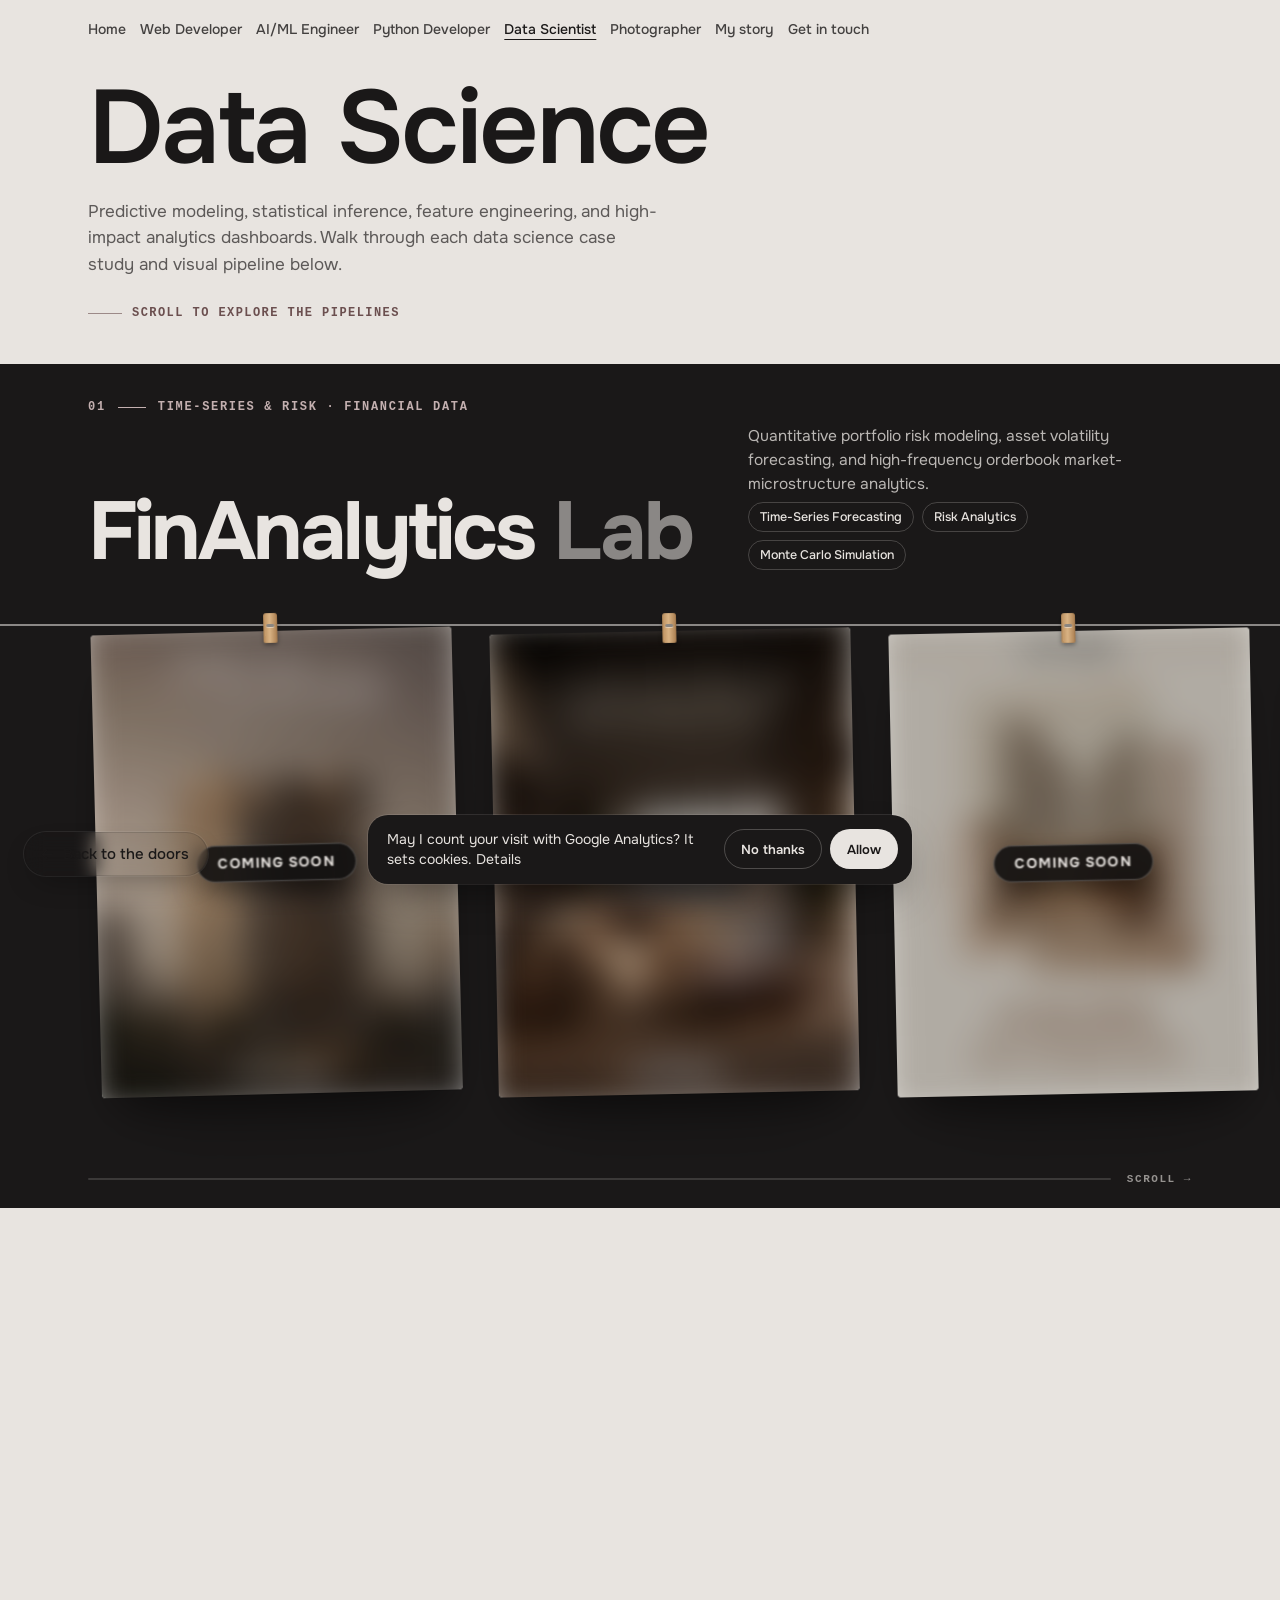
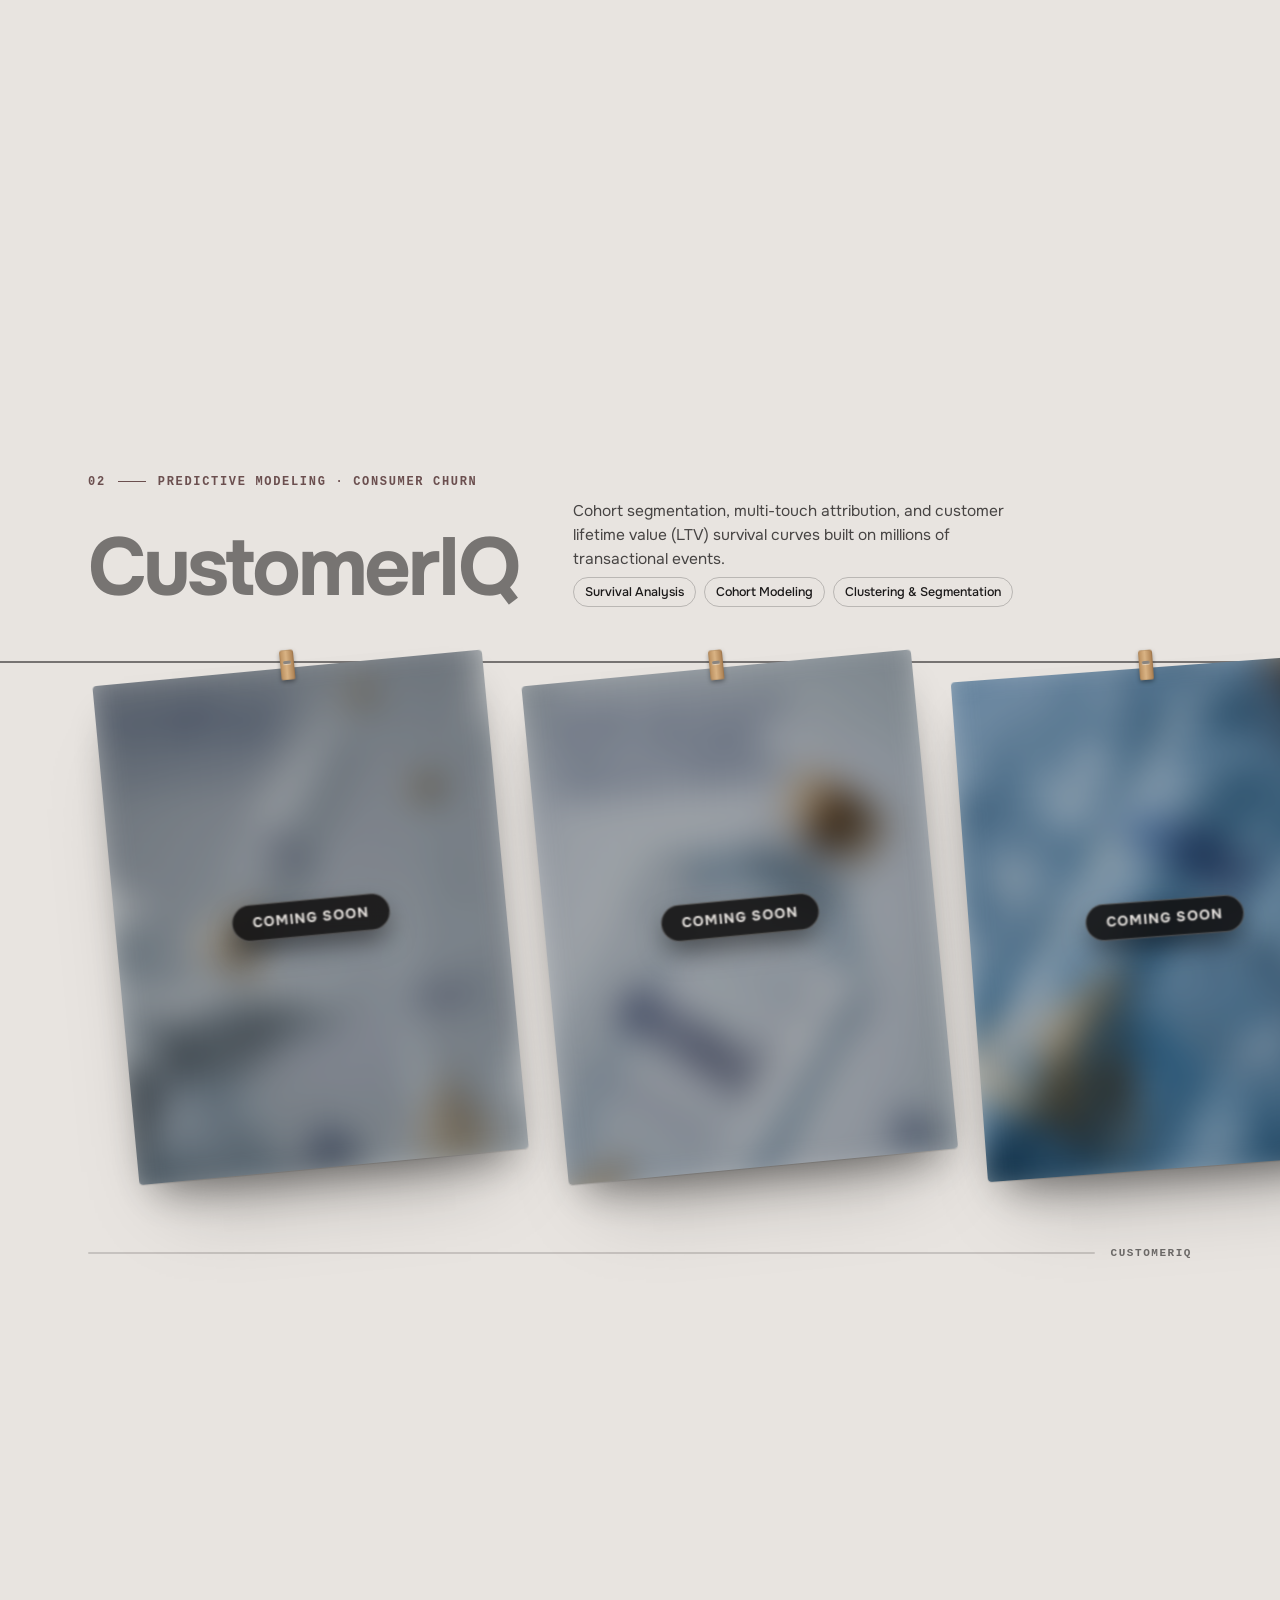
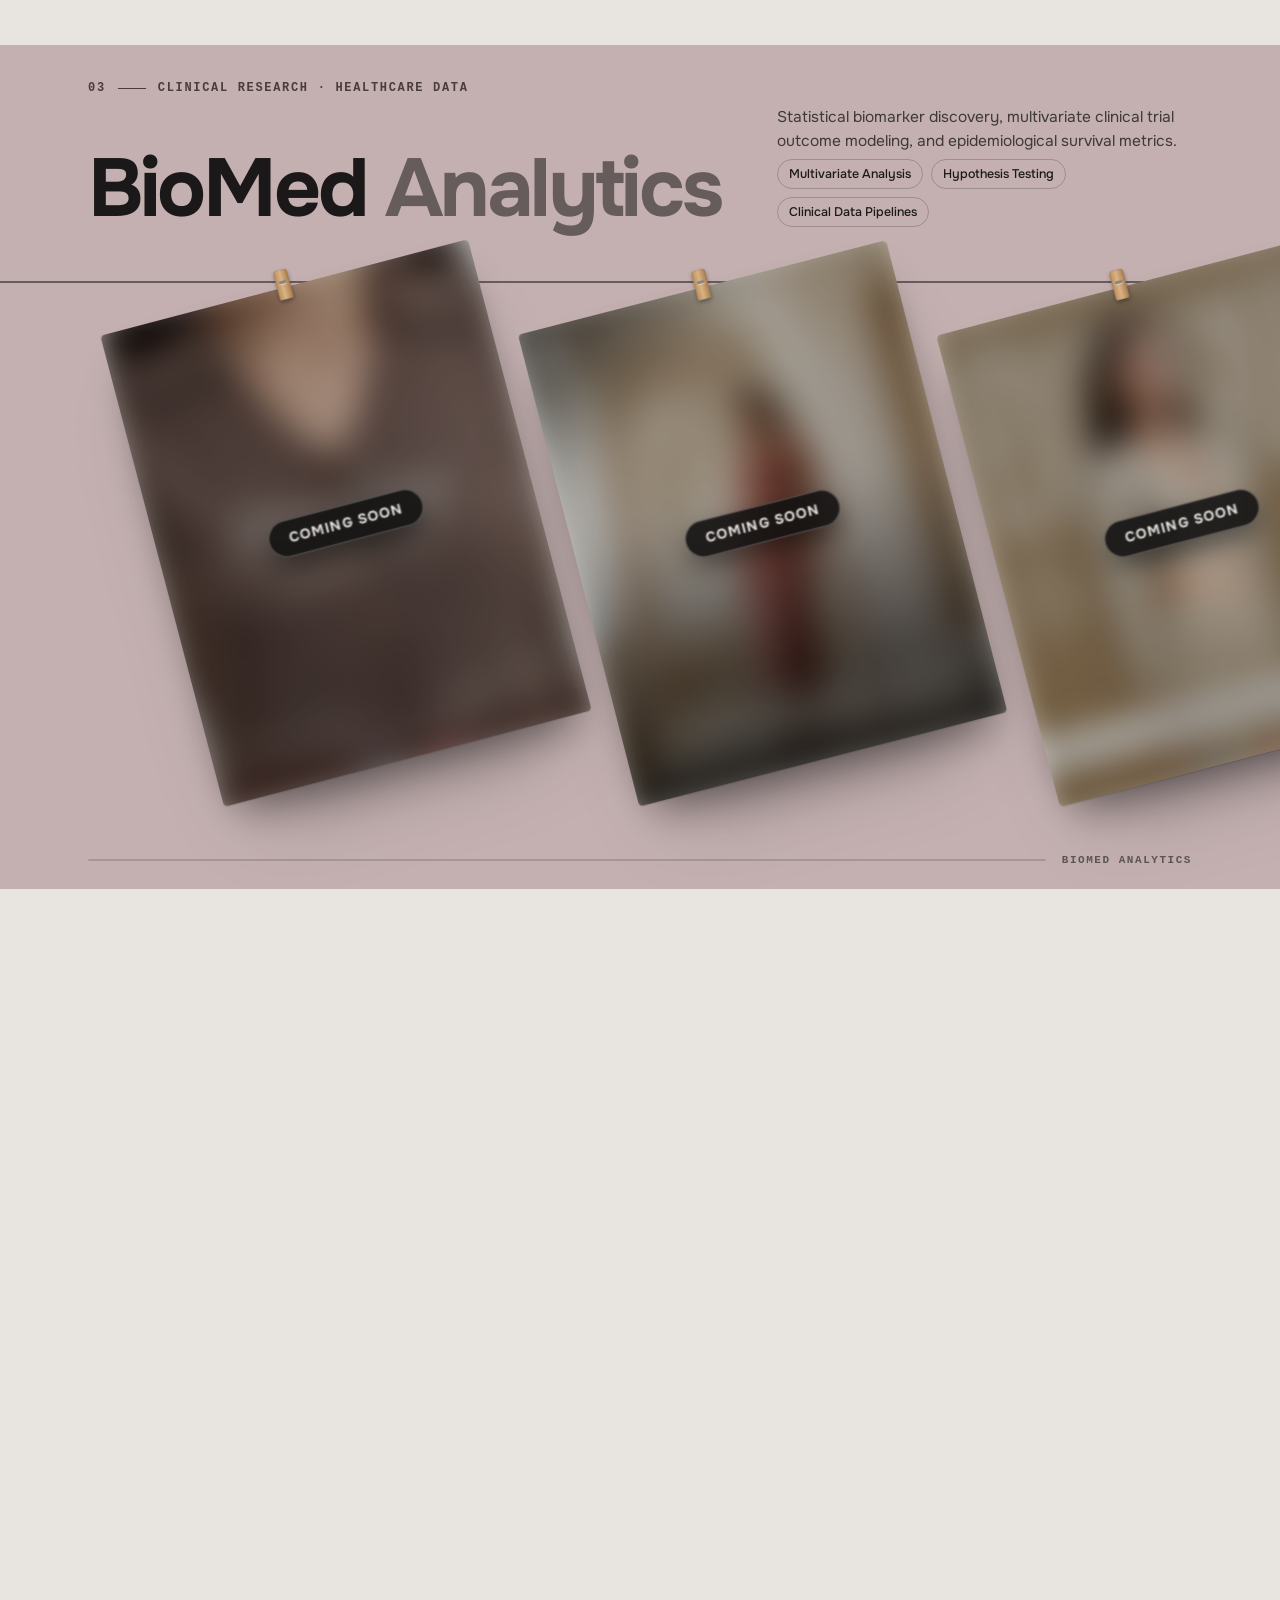
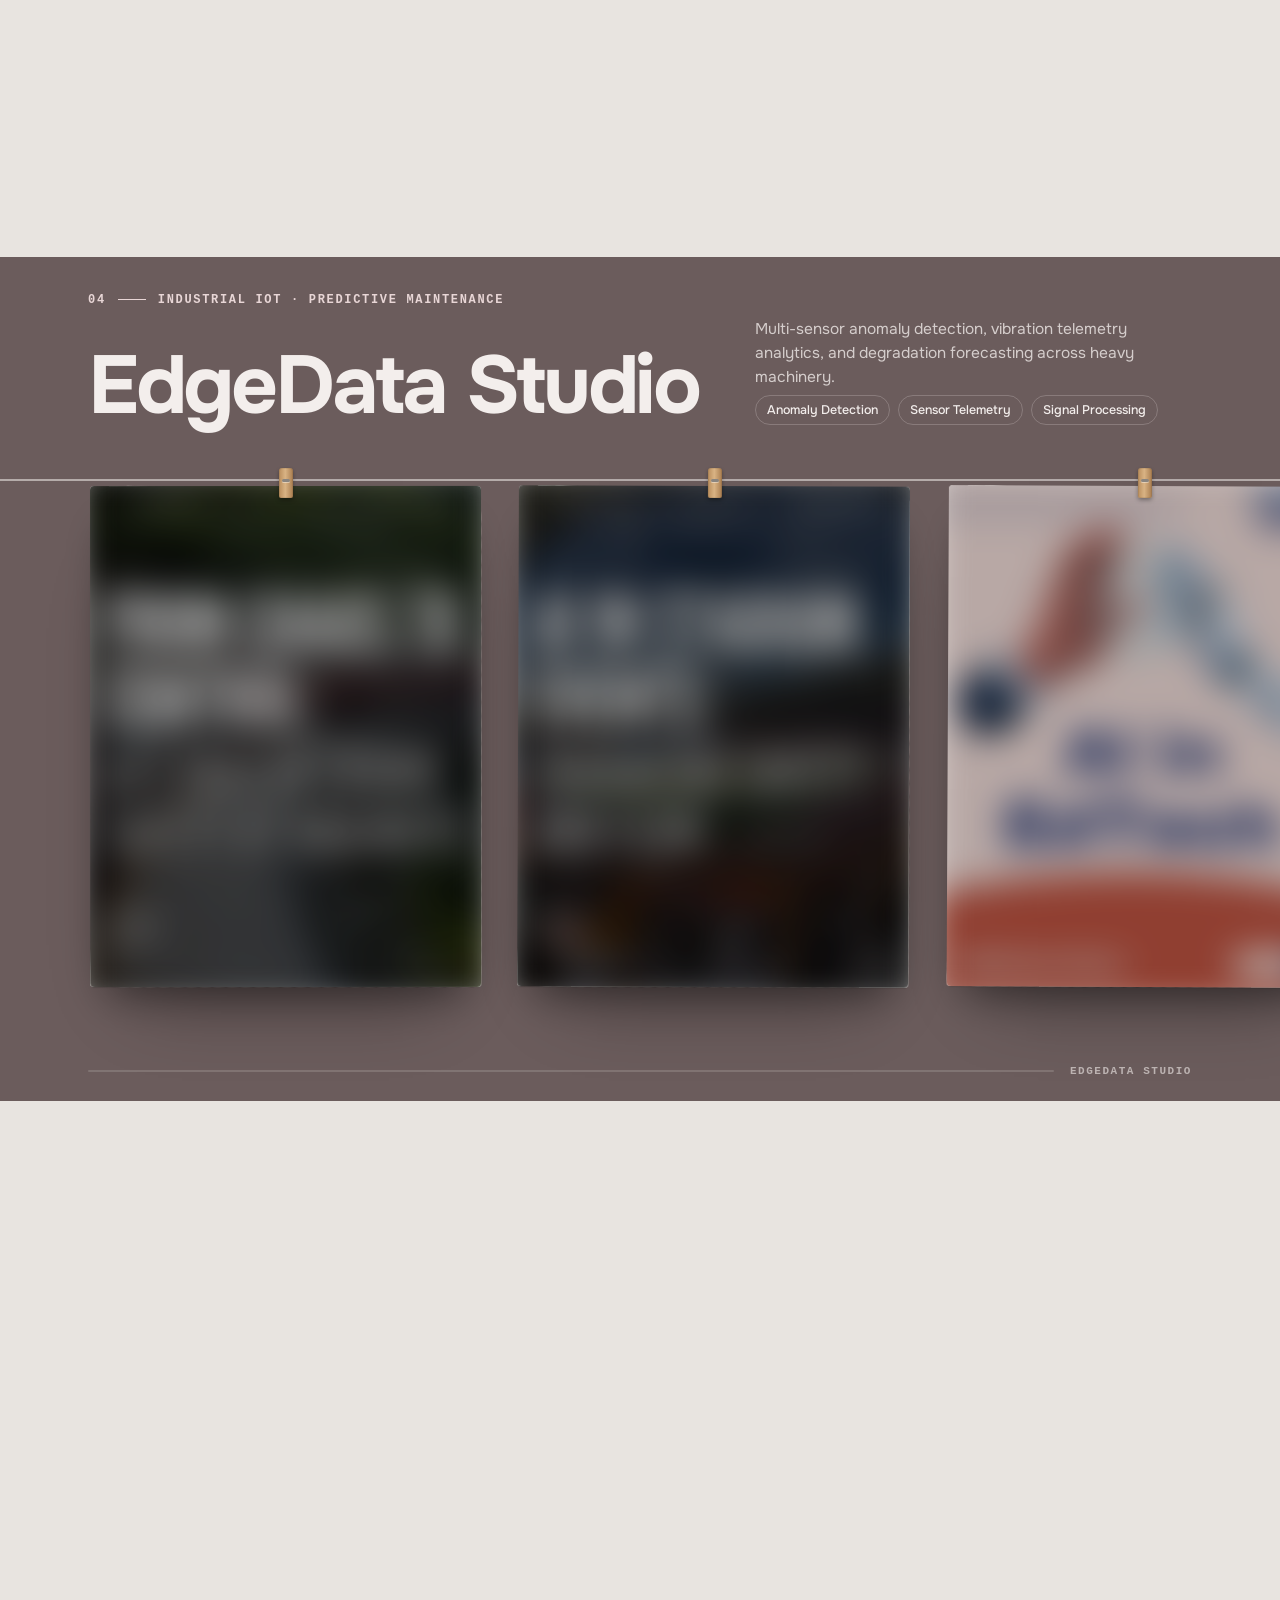
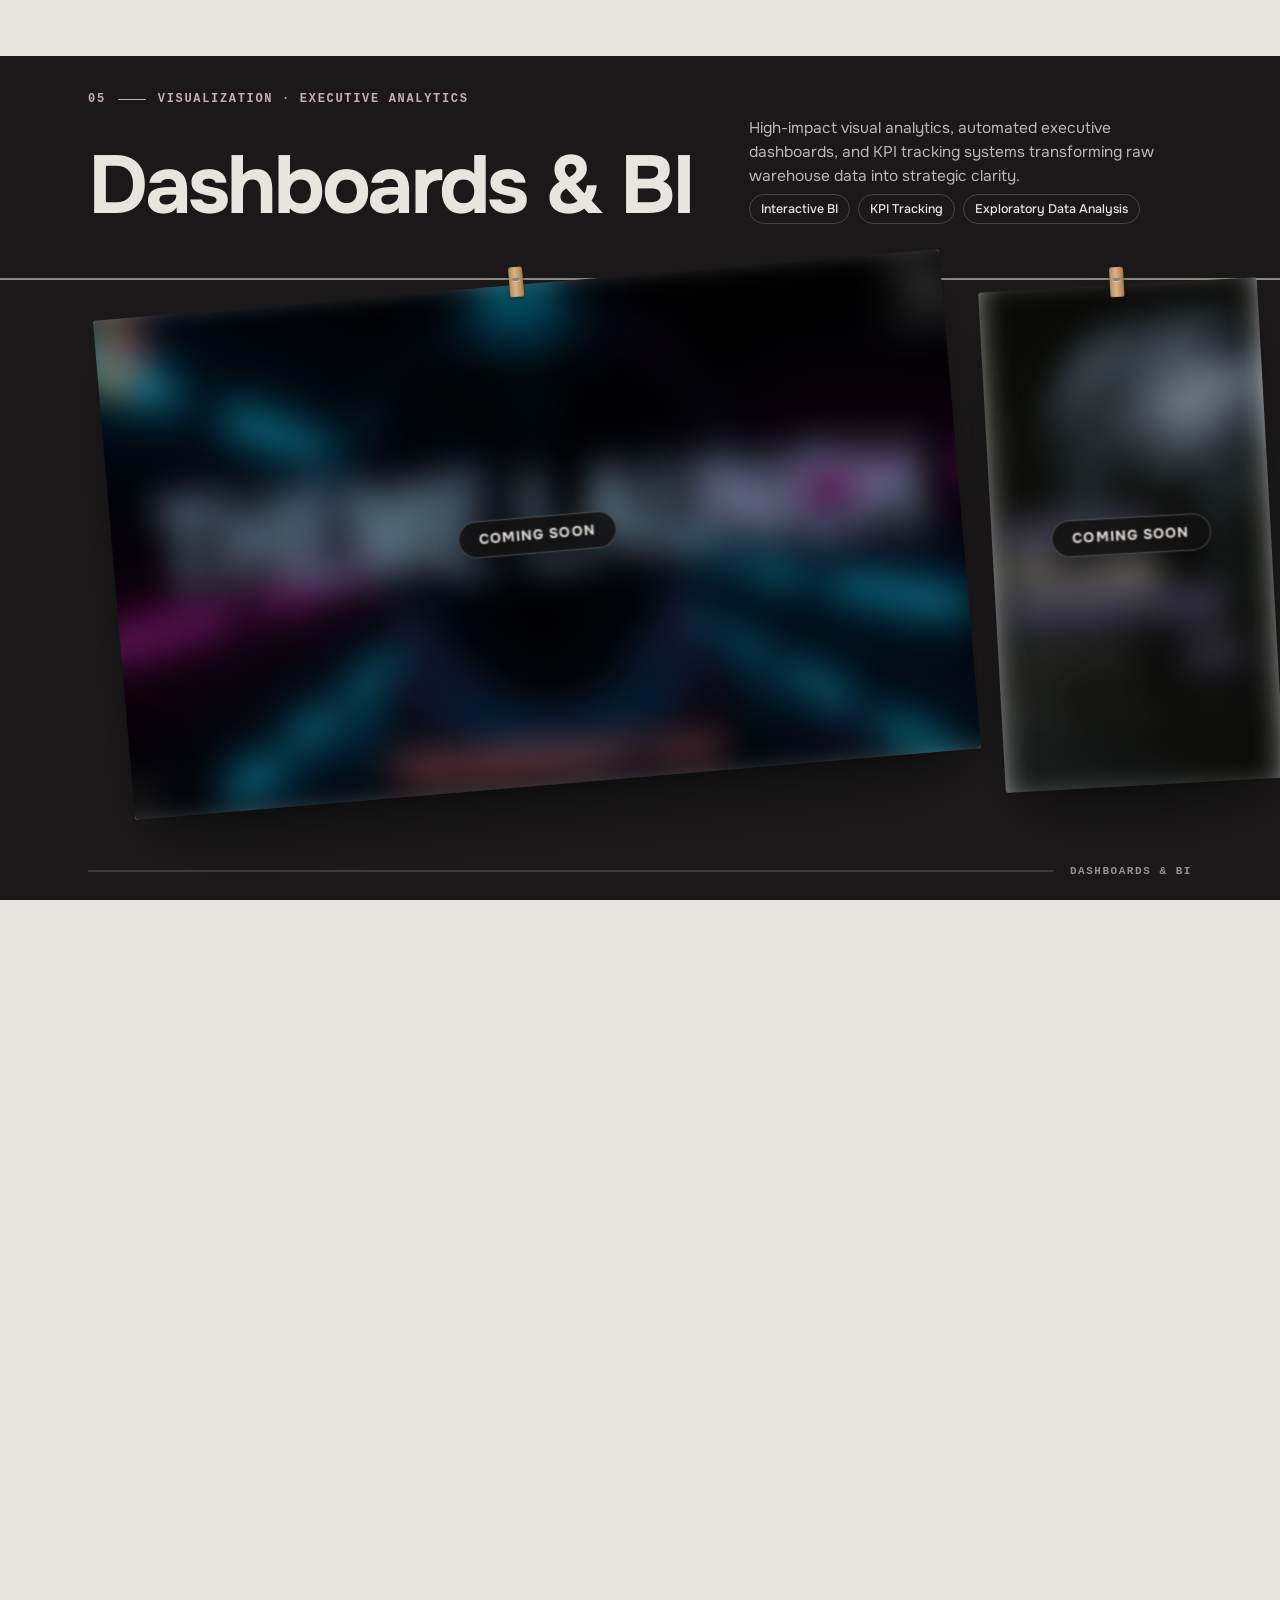
<file: data-scientist/index.html>
<!DOCTYPE html>
<html lang="en">
<head>
<meta charset="UTF-8" />
<meta name="viewport" content="width=device-width, initial-scale=1.0, viewport-fit=cover" />
<title>Data Scientist — Pabitra Lenka</title>
<link rel="preload" href="../fonts/onest-latin.woff2" as="font" type="font/woff2" crossorigin>
<style>@font-face{font-family:'Onest';font-style:normal;font-display:swap;font-weight:100 900;src:url(../fonts/onest-latin.woff2) format('woff2');unicode-range:U+0000-00FF,U+0131,U+0152-0153,U+02BB-02BC,U+02C6,U+02DA,U+02DC,U+0304,U+0308,U+0329,U+2000-206F,U+20AC,U+2122,U+2191,U+2193,U+2212,U+2215,U+FEFF,U+FFFD}@font-face{font-family:'Onest';font-style:normal;font-display:swap;font-weight:100 900;src:url(../fonts/onest-latin-ext.woff2) format('woff2');unicode-range:U+0100-02BA,U+02BD-02C5,U+02C7-02CC,U+02CE-02D7,U+02DD-02FF,U+0304,U+0308,U+0329,U+1D00-1DBF,U+1E00-1E9F,U+1EF2-1EFF,U+2020,U+20A0-20AB,U+20AD-20C0,U+2113,U+2C60-2C7F,U+A720-A7FF}</style>

<meta name="description" content="Predictive modeling, statistical analytics, machine learning pipelines and data visualizations. Remote Data Scientist available for consulting and projects." />
<meta name="theme-color" content="#1A1818" />
<script>if(/[?&]embed\b/.test(location.search))document.documentElement.classList.add('embed');try{if(localStorage.getItem('pabitra-mode')==='dark')document.documentElement.dataset.mode='dark'}catch(e){}</script>
<style>
:root{--bg:#E8E4E0;--fg:#1A1818;--fg-rgb:26,24,24;--accent:#6B4F4F;--room:#FBFAF8;
  --font:'Onest',ui-sans-serif,system-ui,-apple-system,'Segoe UI',sans-serif;--serif:'Playfair Display',Georgia,'Times New Roman',serif;color-scheme:light}
html[data-mode="dark"]{--bg:#1A1818;--fg:#E8E4E0;--fg-rgb:232,228,224;--accent:#D9C6C6;--room:#050505;color-scheme:dark}
*{box-sizing:border-box;margin:0;padding:0}
html{scrollbar-width:none}html::-webkit-scrollbar{display:none}
body{min-height:100vh;background:var(--bg);color:var(--fg);font-family:var(--font);-webkit-font-smoothing:antialiased;overflow-x:clip}
a{color:inherit;text-decoration:none}
button{font:inherit;color:inherit;background:none;border:0;cursor:pointer}
:focus-visible{outline:2px solid #6B5C5C;outline-offset:3px}
.glow{position:fixed;inset:0;pointer-events:none;z-index:50;background:var(--room);animation:out .8s ease .15s forwards}
@keyframes out{to{opacity:0;visibility:hidden}}
html.embed .glow{animation:none;transition:opacity .45s ease,visibility 0s linear .45s}
html.embed.in .glow{opacity:0;visibility:hidden}
html.embed.out .glow{opacity:1;visibility:visible;transition:opacity .4s ease}

.wrap{max-width:88rem;margin:0 auto;padding:24px max(16px,env(safe-area-inset-right)) 0 max(16px,env(safe-area-inset-left))}
@media (min-width:1024px){.wrap{padding-inline:88px}}
.top{display:flex;justify-content:space-between;align-items:center;gap:12px;padding-bottom:56px}
.chip{display:inline-flex;align-items:center;height:44px;padding:0 18px;border-radius:999px;border:1px solid rgba(var(--fg-rgb),.14);font-size:14px;font-weight:500;cursor:pointer;transition:background .25s}
.chip:hover{background:rgba(var(--fg-rgb),.05)}
.intro{display:flex;flex-direction:column;align-items:flex-start;gap:20px;padding-bottom:9vh}
.intro h1{white-space:nowrap;font-size:clamp(34px,8.2vw,104px);font-weight:600;letter-spacing:-.025em;line-height:.95}
.intro p{max-width:52ch;font-size:17px;line-height:1.55;color:rgba(var(--fg-rgb),.68)}
.intro .how{display:inline-flex;align-items:center;gap:10px;margin-top:8px;font-family:ui-monospace,'SF Mono',Menlo,Consolas,monospace;font-size:12px;font-weight:600;letter-spacing:.12em;text-transform:uppercase;color:var(--accent)}
.intro .how i{display:block;width:34px;height:1px;background:currentColor;opacity:.6}

/* ---------- brand worlds: each campaign hangs on its own line, in its own colours ---------- */
.worlds{position:relative}
.world{position:relative;height:var(--h,300vh)}
.pin{position:sticky;top:var(--nav-h,64px);height:calc(100svh - var(--nav-h,64px));overflow:hidden;background:var(--wbg);color:var(--wfg);
  display:flex;flex-direction:column;transition:background .6s ease,color .6s ease}
.w-head{position:relative;z-index:3;display:grid;gap:10px;padding:clamp(18px,4vh,44px) max(16px,env(safe-area-inset-right)) 0 max(16px,env(safe-area-inset-left));max-width:88rem;width:100%;margin:0 auto}
@media (min-width:1024px){.w-head{padding-inline:88px;grid-template-columns:auto 1fr;align-items:end;column-gap:56px}}
.w-kicker{grid-column:1/-1;display:flex;align-items:center;gap:12px;font-family:ui-monospace,'SF Mono',Menlo,Consolas,monospace;font-size:12px;font-weight:600;letter-spacing:.14em;text-transform:uppercase;color:var(--wacc)}
.w-kicker i{display:block;width:28px;height:1px;background:currentColor}
.w-name{font-family:var(--font);font-weight:700;font-size:clamp(40px,6.4vw,92px);line-height:.92;letter-spacing:-.04em;white-space:nowrap}
.w-name em{font-style:normal;opacity:.55}
.w-desc{max-width:46ch;font-size:15.5px;line-height:1.55;opacity:.78}
.w-tags{display:flex;flex-wrap:wrap;gap:8px;margin-top:6px}
.w-tags li{list-style:none;padding:6px 11px;border-radius:999px;border:1px solid color-mix(in srgb,var(--wfg) 22%,transparent);font-size:12.5px;font-weight:500}

/* the line, the pegs and the prints */
.line{position:relative;flex:1;min-height:0}
.track{position:absolute;left:0;top:clamp(26px,5vh,54px);display:flex;align-items:flex-start;gap:clamp(22px,3vw,46px);padding-inline:max(16px,7vw);will-change:transform}
.track::before{content:"";position:absolute;left:-100vw;right:-100vw;top:9px;height:1.5px;background:color-mix(in srgb,var(--wfg) 55%,transparent);
  box-shadow:0 5px 6px -3px rgba(0,0,0,.25)}
.print{position:relative;flex:none;height:var(--ph);transform-origin:50% 0;will-change:transform;padding-top:2px}
.print .peg{position:absolute;left:50%;top:-2px;width:14px;height:30px;margin-left:-7px;z-index:2;border-radius:3px 3px 2px 2px;
  background:linear-gradient(90deg,#b98d5c,#d9b384 45%,#a97d4f);box-shadow:0 2px 4px rgba(0,0,0,.35),inset 0 0 0 1px rgba(0,0,0,.08)}
.print .peg::after{content:"";position:absolute;left:3px;right:3px;top:11px;height:3px;border-radius:2px;background:#8a8580;box-shadow:0 1px 0 rgba(255,255,255,.4)}
.paper{position:relative;display:block;height:100%;margin-top:14px;padding:clamp(5px,.5vw,8px);background:#fbfaf7;border-radius:4px;
  box-shadow:0 1px 1px rgba(0,0,0,.12),0 24px 40px -18px rgba(0,0,0,.45),0 50px 80px -40px rgba(0,0,0,.35);transition:transform .45s cubic-bezier(.16,1,.3,1),box-shadow .45s ease;cursor:default!important;overflow:hidden}
.paper img{display:block;height:100%;width:auto;background:#ddd;filter:blur(16px) brightness(.72)!important;transform:scale(1.12);pointer-events:none;-webkit-user-drag:none;user-select:none}
.paper::after{content:"Coming Soon";position:absolute;top:50%;left:50%;transform:translate(-50%,-50%);z-index:5;padding:.55rem 1.25rem;border-radius:999px;background:rgba(18,17,17,.88);color:#E8E4E0;border:1px solid rgba(232,228,224,.3);font-family:'Onest',ui-sans-serif,system-ui,-apple-system,sans-serif;font-size:clamp(.75rem,1.1vw,.875rem);font-weight:700;letter-spacing:.08em;text-transform:uppercase;white-space:nowrap;box-shadow:0 12px 28px -4px rgba(0,0,0,.55);-webkit-backdrop-filter:blur(10px);backdrop-filter:blur(10px);pointer-events:none}
html[data-mode="dark"] .paper::after{background:rgba(26,24,24,.92);border-color:rgba(232,228,224,.22)}
.print.dark .paper{background:#151414}
.print:hover .paper,.paper:focus-visible{transform:translateY(-6px) scale(1.025);box-shadow:0 1px 1px rgba(0,0,0,.12),0 34px 54px -18px rgba(0,0,0,.5),0 60px 90px -40px rgba(0,0,0,.4)}
/* a carousel hangs as a little stack of prints */
.print.deck .paper{position:relative}
.print.deck .paper::before,.print.deck .paper::after{content:"";position:absolute;inset:0;z-index:-1;background:#efece6;border-radius:2px;box-shadow:0 10px 20px -10px rgba(0,0,0,.4)}
.print.deck .paper::before{transform:translate(9px,7px) rotate(2.2deg)}
.print.deck .paper::after{transform:translate(17px,13px) rotate(4.2deg);background:#e4e0d8}
.print .badge{display:none!important}
.w-foot{position:absolute;left:0;right:0;bottom:0;z-index:3;display:flex;align-items:center;gap:16px;padding:0 max(16px,env(safe-area-inset-right)) clamp(14px,2.6vh,26px) max(16px,env(safe-area-inset-left));max-width:88rem;margin:0 auto}
@media (min-width:1024px){.w-foot{padding-inline:88px}}
.w-bar{flex:1;height:2px;border-radius:2px;background:color-mix(in srgb,var(--wfg) 16%,transparent);overflow:hidden}
.w-bar i{display:block;height:100%;width:100%;background:var(--wacc);transform-origin:0 50%;transform:scaleX(var(--p,0))}
.w-hint{font-family:ui-monospace,'SF Mono',Menlo,Consolas,monospace;font-size:11px;font-weight:600;letter-spacing:.14em;text-transform:uppercase;opacity:.6;white-space:nowrap}

/* ---------- lightbox ---------- */
.lb{position:fixed;inset:0;z-index:90;display:grid;grid-template-rows:auto 1fr auto;background:rgba(12,11,11,.94);color:#fff;opacity:0;visibility:hidden;transition:opacity .35s ease,visibility 0s linear .35s;
  -webkit-backdrop-filter:blur(8px);backdrop-filter:blur(8px)}
.lb.open{opacity:1;visibility:visible;transition:opacity .35s ease}
.lb__top{display:flex;justify-content:space-between;align-items:center;padding:16px max(16px,3vw)}
.lb__t{font-size:14px;font-weight:600}.lb__t span{opacity:.55;font-weight:500;margin-left:10px}
.lb__x{width:44px;height:44px;border-radius:50%;border:1px solid rgba(255,255,255,.2);font-size:20px;line-height:1}
.lb__stage{position:relative;display:flex;align-items:center;justify-content:center;min-height:0;padding:0 max(16px,7vw)}
.lb__stage img{max-width:100%;max-height:100%;object-fit:contain;border-radius:3px;box-shadow:0 30px 80px -20px rgba(0,0,0,.8);transition:opacity .2s ease,transform .35s cubic-bezier(.16,1,.3,1);filter:blur(16px) brightness(.72)}
.lb__stage img.swap{opacity:0;transform:scale(.985)}
.lb__stage.ld::after{content:"";position:absolute;left:50%;top:50%;translate:-50% -50%;width:min(86%,calc(78vh * var(--ar,.8)));aspect-ratio:var(--ar,.8);max-height:92%;border-radius:3px;pointer-events:none;
  background:linear-gradient(100deg,#231F1F 30%,#2F2A2A 50%,#231F1F 70%);background-size:220% 100%;animation:lbSk 1.25s linear infinite}
@keyframes lbSk{from{background-position:120% 0}to{background-position:-100% 0}}
.lb__nav{position:absolute;top:50%;width:52px;height:52px;margin-top:-26px;border-radius:50%;border:1px solid rgba(255,255,255,.2);background:rgba(255,255,255,.06);font-size:20px}
.lb__nav:hover{background:rgba(255,255,255,.14)}
.lb__nav.prev{left:max(12px,2vw)}.lb__nav.next{right:max(12px,2vw)}
.lb__dots{display:flex;justify-content:center;gap:6px;padding:16px;flex-wrap:wrap}
.lb__dots i{width:6px;height:6px;border-radius:50%;background:rgba(255,255,255,.25)}.lb__dots i.on{background:#fff}
@media (max-width:767.98px){.lb__nav{display:none}.lb__stage{padding:0 12px}}

@media (max-width:767.98px){
  .w-head{gap:6px}
  .w-name{font-size:clamp(34px,11vw,52px);white-space:normal}
  .w-desc{font-size:14px;display:-webkit-box;-webkit-line-clamp:3;-webkit-box-orient:vertical;overflow:hidden}
  .w-tags{display:none}
  .track{gap:22px;padding-inline:20px}
}
@media (prefers-reduced-motion:reduce){.paper,.lb__stage img{transition:none}}

.rn{position:sticky;top:0;z-index:40;transition:background .35s ease,box-shadow .35s ease}
.rn{background:var(--bg)}
.rn.stuck{box-shadow:0 1px 0 rgba(var(--fg-rgb),.1)}
.rn__in{max-width:88rem;margin:0 auto;display:flex;align-items:center;justify-content:space-between;gap:1.5rem;padding:1.1rem max(16px,env(safe-area-inset-right)) 1.1rem max(16px,env(safe-area-inset-left));transition:padding .35s ease}
.rn.stuck .rn__in{padding-block:.8rem}
@media (min-width:1024px){.rn__in{padding-inline:88px}}
.rn nav ul{display:none;list-style:none;margin:0;padding:0;gap:clamp(.65rem, 1.1vw, 1.25rem);white-space:nowrap}
.rn nav button{padding:0;border:0;background:none;color:var(--fg);font:inherit;font-size:clamp(.875rem, .95vw, 1rem);font-weight:500;opacity:.8;cursor:pointer;transition:opacity .2s}
.rn nav button:hover,.rn nav button[aria-current]{opacity:1}
.rn nav button[aria-current]{text-decoration:underline;text-underline-offset:.35em;text-decoration-thickness:1px}
.rn__clock{display:flex;align-items:center;gap:.6rem;padding:.6rem .9rem;border-radius:999px;border:1px solid rgba(var(--fg-rgb),.12);font-size:.875rem;font-weight:500;white-space:nowrap}
.rn__clock span{color:rgba(var(--fg-rgb),.68)}
.rn__menu{display:inline-flex;align-items:center;justify-content:center;gap:.5rem;height:2.75rem;padding:0 1.05rem 0 .95rem;font:500 .9375rem/1 'Onest',ui-sans-serif,system-ui,-apple-system,'Segoe UI',sans-serif;border-radius:999px;border:1px solid rgba(var(--fg-rgb),.12);background:none;color:var(--fg);cursor:pointer}
.rn__menu svg{width:1.1rem;height:1.1rem}
/* ---------- the menu, full screen, on small screens ---------- */
.rn__panel{position:fixed;inset:0;z-index:110;display:flex;flex-direction:column;
  padding:max(1rem,env(safe-area-inset-top)) max(1.25rem,env(safe-area-inset-right)) max(1.5rem,env(safe-area-inset-bottom)) max(1.25rem,env(safe-area-inset-left));
  background:var(--bg);color:var(--fg);visibility:hidden;opacity:0;
  transition:opacity .4s cubic-bezier(.4,0,.2,1),visibility 0s linear .4s}
.rn.open .rn__panel{visibility:visible;opacity:1;transition-delay:0s}
/* a wash of colour sweeps up behind the items as it opens */
.rn__panel::before{content:"";position:absolute;inset:0;pointer-events:none;
  background:radial-gradient(70% 55% at 12% 100%,rgba(164,85,44,.2),transparent 70%),
             radial-gradient(60% 50% at 95% 4%,rgba(196,176,176,.18),transparent 72%);
  opacity:0;transform:translateY(12%) scale(1.08);transition:opacity .6s ease,transform .9s cubic-bezier(.16,1,.3,1)}
.rn.open .rn__panel::before{opacity:1;transform:none}
.rn__phead{position:relative;z-index:1;display:flex;align-items:center;justify-content:space-between;min-height:2.75rem;margin-bottom:auto}
.rn__plbl{font:600 .75rem/1 'Onest',ui-sans-serif,system-ui,sans-serif;letter-spacing:.16em;text-transform:uppercase;color:rgba(var(--fg-rgb),.5)}
.rn__pclose{display:inline-flex;align-items:center;justify-content:center;width:2.75rem;height:2.75rem;border-radius:999px;
  border:1px solid rgba(var(--fg-rgb),.14);background:none;color:var(--fg);cursor:pointer;transition:background .25s,transform .35s cubic-bezier(.16,1,.3,1)}
.rn__pclose:hover{background:rgba(var(--fg-rgb),.08);transform:rotate(90deg)}
.rn__pclose svg{width:1.15rem;height:1.15rem}
.rn__plist{position:relative;z-index:1;display:flex;flex-direction:column;justify-content:center;gap:.1rem;padding-block:2rem}
/* each line rises into place, one after the other */
.rn__plist button{position:relative;display:flex;align-items:baseline;gap:.85rem;width:100%;padding:.45rem 0;border:0;background:none;color:var(--fg);
  font:600 clamp(2rem,9.5vw,2.9rem)/1.06 'Onest',ui-sans-serif,system-ui,sans-serif;letter-spacing:-.03em;text-align:left;cursor:pointer;
  opacity:0;transform:translateY(1.1rem);transition:opacity .5s ease,transform .66s cubic-bezier(.16,1,.3,1),color .25s ease}
.rn.open .rn__plist button{opacity:1;transform:none;transition-delay:calc(var(--i,0) * 55ms + 90ms)}
.rn__plist button::before{content:counter(rnc,decimal-leading-zero);counter-increment:rnc;
  font:600 .8125rem/1 ui-monospace,'SF Mono',Menlo,Consolas,monospace;letter-spacing:.1em;color:rgba(var(--fg-rgb),.38);transition:color .25s}
.rn__plist{counter-reset:rnc}
.rn__plist button[aria-current]{color:var(--fg)}
.rn__plist button[aria-current]::before{color:#A4552C}
@media (hover:hover){.rn__plist button:hover{color:#A4552C}.rn__plist button:hover::before{color:#A4552C}}
.rn__pfoot{position:relative;z-index:1;margin-top:auto;padding-top:1.25rem;border-top:1px solid rgba(var(--fg-rgb),.1);
  font:500 .8125rem/1.4 'Onest',ui-sans-serif,system-ui,sans-serif;color:rgba(var(--fg-rgb),.55);
  opacity:0;transform:translateY(.6rem);transition:opacity .5s ease .34s,transform .6s cubic-bezier(.16,1,.3,1) .34s}
.rn.open .rn__pfoot{opacity:1;transform:none}
html.rn-lock,html.rn-lock body{overflow:hidden}
@media (prefers-reduced-motion:reduce){
  .rn__panel,.rn__panel::before,.rn__plist button,.rn__pfoot{transition-duration:.01ms!important;transform:none!important}}

/* ---------- where things sit in the bar ---------- */
/* wide: the full nav shows, and "back" floats in the bottom-left corner instead of taking bar space */
@media (min-width:1200px){
  .rn nav ul{display:flex}
  .rn__menu,.rn__panel{display:none!important}
  .backd{position:fixed;left:max(1.5rem,env(safe-area-inset-left));bottom:max(1.5rem,calc(env(safe-area-inset-bottom) + 1rem));top:auto;z-index:60;
    height:3rem;padding:0 1.25rem 0 1rem;border-color:transparent;
    background:var(--bd-float,rgba(26,24,24,.9));color:var(--bd-floatfg,#E8E4E0);
    -webkit-backdrop-filter:blur(10px);backdrop-filter:blur(10px);
    box-shadow:0 12px 30px -12px rgba(0,0,0,.45),0 0 0 1px rgba(255,255,255,.08)}
  .backd span{display:inline}
  .backd:hover{background:var(--bd-float,rgba(26,24,24,1));border-color:transparent}
}
html[data-mode="dark"] .backd{--bd-float:rgba(232,228,224,.92);--bd-floatfg:#1A1818}
/* narrow: back on the left, menu on the right, no clock */
@media (max-width:1199.98px){
  .rn__in{justify-content:space-between}
  .rn nav{display:none}
  .rn__clock{display:none}
  .rn__menu{order:99;margin-left:auto}
  .backd{order:-2}
}

/* ---------- footer ---------- */
/* the footer slides up over the last 32px of the section above, so its rounded corners show that
   section's real background (gradients and glows included) instead of a flat patch of colour */
.sfw{position:relative;z-index:2;background:transparent;margin-top:-32px}
.sfw--dark .sf{box-shadow:inset 0 1px 0 rgba(232,228,224,.12)}
.sf{--sf-bg:#1A1818;--sf-fg:#E8E4E0;--sf-rgb:232,228,224;--sf-acc:#C4B0B0;position:relative;z-index:2;background:var(--sf-bg);color:var(--sf-fg);
  border-radius:2rem 2rem 0 0;overflow:hidden;font-family:'Onest',ui-sans-serif,system-ui,-apple-system,'Segoe UI',sans-serif}
html[data-mode="dark"] .sf{--sf-bg:#0F0E0E;box-shadow:inset 0 1px 0 rgba(232,228,224,.1)}
.sf__in{max-width:88rem;margin:0 auto;padding:5.5rem 1.25rem 1.5rem}
@media (min-width:1024px){.sf__in{padding:7rem 5.5rem 1.75rem}}
html,body{overscroll-behavior-y:none}
html{background:#1A1818}html[data-mode="dark"]{background:#0F0E0E}
body{margin:0}
.sf{margin-bottom:0}
.sf__eye{display:inline-flex;align-items:center;gap:.6rem;font-size:.8125rem;font-weight:500;letter-spacing:.06em;text-transform:uppercase;color:rgba(var(--sf-rgb),.6)}
.sf__eye i{width:.5rem;height:.5rem;border-radius:50%;background:#8FBF7A;box-shadow:0 0 0 0 rgba(143,191,122,.6);animation:sfPulse 2.2s ease-out infinite}
@keyframes sfPulse{70%{box-shadow:0 0 0 .55rem rgba(143,191,122,0)}100%{box-shadow:0 0 0 0 rgba(143,191,122,0)}}
.sf__h{margin:1.4rem 0 1.25rem;font-size:clamp(2.75rem,7.5vw,6.5rem);font-weight:600;line-height:.95;letter-spacing:-.035em}
.sf__h span{display:block;color:rgba(var(--sf-rgb),.42)}
.sf__p{max-width:46ch;font-size:1.0625rem;line-height:1.6;color:rgba(var(--sf-rgb),.7)}
.sf__cta{display:flex;flex-wrap:wrap;gap:.75rem;margin-top:2.25rem}
.sf__btn{display:inline-flex;align-items:center;gap:.8rem;height:3.5rem;padding:0 .55rem 0 1.6rem;border:0;border-radius:999px;background:var(--sf-fg);color:var(--sf-bg);
  font:inherit;font-size:1rem;font-weight:600;cursor:pointer;transition:transform .35s cubic-bezier(.16,1,.3,1)}
.sf__btn b{display:grid;place-items:center;width:2.5rem;height:2.5rem;border-radius:50%;background:var(--sf-bg);color:var(--sf-fg)}
.sf__btn svg{width:1.05rem;height:1.05rem;transition:transform .35s cubic-bezier(.16,1,.3,1)}
.sf__btn:hover{transform:translateY(-2px)}.sf__btn:hover svg{transform:translateX(3px)}
.sf__ghost{display:inline-flex;align-items:center;height:3.5rem;padding:0 1.5rem;border-radius:999px;border:1px solid rgba(var(--sf-rgb),.2);background:none;color:var(--sf-fg);
  font:inherit;font-size:1rem;font-weight:500;cursor:pointer;transition:background .25s}
.sf__ghost:hover{background:rgba(var(--sf-rgb),.07)}
.sf__cols{display:grid;grid-template-columns:repeat(2,minmax(0,1fr));gap:2.25rem 1.5rem;margin-top:5rem;padding-top:2.5rem;border-top:1px solid rgba(var(--sf-rgb),.12)}
@media (min-width:768px){.sf__cols{grid-template-columns:2fr 1fr 1.25fr}}
.sf__social ul{list-style:none;margin:0;padding:0;display:flex;flex-direction:column;gap:.5rem}
.sf__social-link{
  position:relative;
  display:inline-flex;
  align-items:center;
  justify-content:space-between;
  gap:.75rem;
  padding:.55rem .95rem;
  border-radius:.85rem;
  border:1px solid rgba(var(--sf-rgb),.14);
  background:rgba(var(--sf-rgb),.04);
  color:rgba(var(--sf-rgb),.88);
  font:inherit;
  font-size:.9375rem;
  font-weight:500;
  text-decoration:none;
  overflow:hidden;
  isolation:isolate;
  cursor:pointer;
  transition:transform .28s cubic-bezier(.16,1,.3,1), border-color .3s ease, background .3s ease, box-shadow .35s ease, color .25s ease;
}
.sf__social-link .sf__s-main{display:inline-flex;align-items:center;gap:.65rem}
.sf__social-link .sf__s-icon{display:inline-flex;align-items:center;justify-content:center;width:1.25rem;height:1.25rem;transition:transform .3s cubic-bezier(.16,1,.3,1), color .3s ease, filter .3s ease}
.sf__social-link .sf__s-arr{width:.875rem;height:.875rem;opacity:.35;transition:transform .3s cubic-bezier(.16,1,.3,1), opacity .3s ease}
.sf__social-link::before{
  content:'';
  position:absolute;
  inset:0;
  border-radius:inherit;
  opacity:0;
  transform:scale(.85);
  transition:opacity .35s ease, transform .4s cubic-bezier(.16,1,.3,1);
  z-index:-1;
}
.sf__social-link--github:hover{
  border-color:rgba(255,255,255,.75);
  color:#fff;
  transform:translateY(-2px);
  box-shadow:0 0 28px rgba(255,255,255,.24), 0 4px 14px rgba(0,0,0,.35);
}
.sf__social-link--github:hover::before{
  opacity:1;
  transform:scale(1);
  background:radial-gradient(circle 90px at var(--cx, 50%) var(--cy, 50%), rgba(255,255,255,.22) 0%, rgba(255,255,255,.06) 60%, transparent 100%), #24292e;
}
.sf__social-link--github:hover .sf__s-icon{color:#fff;transform:scale(1.14);filter:drop-shadow(0 0 6px rgba(255,255,255,.6))}
.sf__social-link--linkedin:hover{
  border-color:#0A66C2;
  color:#fff;
  transform:translateY(-2px);
  box-shadow:0 0 32px rgba(10,102,194,.55), 0 4px 16px rgba(10,102,194,.3);
}
.sf__social-link--linkedin:hover::before{
  opacity:1;
  transform:scale(1);
  background:radial-gradient(circle 100px at var(--cx, 50%) var(--cy, 50%), #0A66C2 0%, rgba(10,102,194,.85) 45%, rgba(10,102,194,.3) 100%);
}
.sf__social-link--linkedin:hover .sf__s-icon{color:#fff;transform:scale(1.15);filter:drop-shadow(0 0 8px rgba(255,255,255,.8))}
.sf__social-link--instagram:hover{
  border-color:#E1306C;
  color:#fff;
  transform:translateY(-2px);
  box-shadow:0 0 36px rgba(225,48,108,.6), 0 0 18px rgba(253,89,73,.45);
}
.sf__social-link--instagram:hover::before{
  opacity:1;
  transform:scale(1);
  background:radial-gradient(circle 110px at var(--cx, 50%) var(--cy, 50%), rgba(253,89,73,.95) 0%, rgba(225,48,108,.9) 50%, rgba(131,58,180,.85) 100%);
}
.sf__social-link--instagram:hover .sf__s-icon{color:#fff;transform:scale(1.15);filter:drop-shadow(0 0 8px rgba(255,255,255,.8))}
.sf__social-link--x:hover{
  border-color:rgba(255,255,255,.9);
  color:#fff;
  transform:translateY(-2px);
  box-shadow:0 0 30px rgba(255,255,255,.4), 0 4px 16px rgba(0,0,0,.5);
}
.sf__social-link--x:hover::before{
  opacity:1;
  transform:scale(1);
  background:radial-gradient(circle 90px at var(--cx, 50%) var(--cy, 50%), rgba(255,255,255,.28) 0%, rgba(255,255,255,.08) 55%, transparent 100%), #000;
}
.sf__social-link--x:hover .sf__s-icon{color:#fff;transform:scale(1.14);filter:drop-shadow(0 0 8px rgba(255,255,255,.8))}
.sf__social-link:hover .sf__s-arr{opacity:1;transform:translate(2px, -2px)}
.sf__cols h3{margin-bottom:1rem;font-size:.75rem;font-weight:600;letter-spacing:.1em;text-transform:uppercase;color:rgba(var(--sf-rgb),.66)}
.sf__cols ul{list-style:none;margin:0;padding:0;display:flex;flex-direction:column;gap:.6rem}
@media (pointer:coarse),(max-width:767.98px){.sf__cols ul{gap:0}.sf__cols button,.sf__cols a,.sf__bot button{min-height:44px;min-width:44px;display:inline-flex;align-items:center}.sf__cols li.st{min-height:32px;display:flex;align-items:center}}
.sf__cols button,.sf__cols a{padding:0;border:0;background:none;color:rgba(var(--sf-rgb),.85);font:inherit;font-size:.9375rem;font-weight:500;cursor:pointer;text-align:left;text-decoration:none;transition:color .2s}
.sf__cols button:hover,.sf__cols a:hover{color:#fff}
.sf__cols li.st{font-size:.9375rem;color:rgba(var(--sf-rgb),.85)}
.sf__cols .work{display:grid;grid-template-columns:repeat(auto-fill,minmax(10rem,1fr));gap:.6rem 1.5rem}
.sf__in{position:relative;z-index:1}
/* the name runs the full width of the footer, edge to edge, behind the links and the bottom line */
.sf__word{position:absolute;left:0;right:0;bottom:0;z-index:0;margin:0;padding:0 1.2vw;font-size:var(--wf,15vw);font-weight:700;line-height:.74;letter-spacing:-.055em;
  color:rgba(var(--sf-rgb),.17);user-select:none;pointer-events:none;white-space:nowrap;text-align:center;transform:translateY(.05em)}
.sf__word span{display:inline-block}
.sf__word .short{display:none}
@media (max-width:767.98px){.sf__word .full{display:none}.sf__word .short{display:inline-block}}

.sf__bot{display:flex;flex-wrap:wrap;justify-content:space-between;align-items:center;gap:.75rem;margin-top:1.75rem;font-size:.8125rem;color:rgba(var(--sf-rgb),.68)}
.sf__bot button{padding:0;border:0;background:none;color:inherit;font:inherit;cursor:pointer}.sf__bot button:hover{color:var(--sf-fg)}
.sf__clock{display:inline-flex;align-items:center;gap:.6rem;padding:.55rem .95rem;font-size:.875rem;border-radius:999px;border:1px solid rgba(var(--sf-rgb),.14);background:rgba(232,228,224,.06);color:rgba(var(--sf-rgb),.8);white-space:nowrap}
.sf__legal a{color:inherit;text-decoration:underline;text-underline-offset:.2em;text-decoration-color:rgba(var(--sf-rgb),.35)}.sf__legal a:hover{color:var(--sf-fg)}
@media (pointer:coarse),(max-width:767.98px){.sf__legal a{min-height:44px;display:inline-flex;align-items:center}}
@media (prefers-reduced-motion:reduce){.sf__eye i{animation:none}}
/* ---------- floating back-to-top ---------- */
.totop{--tt-bg:#1A1818;--tt-fg:#E8E4E0;--tt-ring:232,228,224;position:fixed;right:max(1.25rem,env(safe-area-inset-right));bottom:max(1.25rem,env(safe-area-inset-bottom));z-index:60;
  display:grid;place-items:center;width:3.25rem;height:3.25rem;padding:0;border:0;border-radius:50%;background:var(--tt-bg);color:var(--tt-fg);cursor:pointer;
  box-shadow:0 10px 30px -10px rgba(0,0,0,.45),0 0 0 1px rgba(var(--tt-ring),.14);
  opacity:0;visibility:hidden;transform:translateY(.75rem) scale(.9);
  transition:opacity .35s ease,visibility 0s linear .35s,transform .45s cubic-bezier(.16,1,.3,1),background .3s ease,color .3s ease,box-shadow .3s ease}
.totop.show{opacity:1;visibility:visible;transform:none;transition-delay:0s}
.totop[data-on="dark"]{--tt-bg:#E8E4E0;--tt-fg:#1A1818;--tt-ring:26,24,24}
.totop svg.ar{width:1.15rem;height:1.15rem;transition:transform .4s cubic-bezier(.16,1,.3,1)}
.totop svg.ring{position:absolute;inset:0;width:100%;height:100%;transform:rotate(-90deg);pointer-events:none}
.totop .ring circle{fill:none;stroke:currentColor;stroke-width:2;opacity:.85;stroke-dasharray:var(--len);stroke-dashoffset:calc(var(--len) * (1 - var(--p,0)));transition:stroke-dashoffset .12s linear}
.totop .lbl{position:absolute;right:calc(100% + .6rem);top:50%;padding:.4rem .75rem;border-radius:999px;background:var(--tt-bg);color:var(--tt-fg);font:500 .8125rem/1 'Onest',ui-sans-serif,system-ui,sans-serif;
  white-space:nowrap;pointer-events:none;opacity:0;transform:translate(.4rem,-50%);transition:opacity .25s ease,transform .35s cubic-bezier(.16,1,.3,1);box-shadow:0 0 0 1px rgba(var(--tt-ring),.14)}
@media (hover:hover){.totop:hover{transform:translateY(-3px)}.totop:hover svg.ar{transform:translateY(-3px)}.totop:hover .lbl{opacity:1;transform:translate(0,-50%)}}
.totop:focus-visible{outline:2px solid #C4B0B0;outline-offset:3px}
@media (max-width:767.98px){.totop{width:3rem;height:3rem}}
@media (prefers-reduced-motion:reduce){.totop,.totop svg.ar{transition:opacity .2s ease,visibility 0s linear .2s}}

.skel{position:relative}
.skel::after{content:"";position:absolute;inset:0;z-index:6;pointer-events:none;border-radius:inherit;opacity:1;
  background:linear-gradient(100deg,#E2DDD8 30%,#F1EDE9 50%,#E2DDD8 70%);background-size:220% 100%;animation:skel 1.25s linear infinite}
html[data-mode="dark"] .skel::after{background-image:linear-gradient(100deg,#231F1F 30%,#2F2A2A 50%,#231F1F 70%)}
@keyframes skel{from{background-position:120% 0}to{background-position:-100% 0}}
/* a recording that is still buffering: a light sweep over its poster until it plays */
.skel-buf{position:relative}
.skel-buf::before{content:"";position:absolute;inset:0;z-index:6;pointer-events:none;border-radius:inherit;
  background:linear-gradient(100deg,transparent 30%,rgba(255,255,255,.22) 50%,transparent 70%);background-size:220% 100%;animation:skel 1.25s linear infinite}
@media (prefers-reduced-motion:reduce){.skel::after{animation:none}}

/* "Back to the doors" sits in the room's sticky header: it stays on screen the whole
   time you are inside a room, but it is part of the bar rather than floating over the page,
   so it never covers anything you are reading. */
.backd{order:-2;flex:none;display:inline-flex;align-items:center;gap:.5rem;height:2.75rem;padding:0 1.1rem 0 .85rem;
  border:1px solid rgba(var(--fg-rgb),.14);border-radius:999px;background:rgba(var(--fg-rgb),.05);color:var(--fg);
  font:500 .9375rem/1 'Onest',ui-sans-serif,system-ui,-apple-system,'Segoe UI',sans-serif;text-decoration:none;cursor:pointer;white-space:nowrap;
  opacity:0;transform:translateX(-.5rem);transition:opacity .35s ease,transform .45s cubic-bezier(.16,1,.3,1),background .25s ease,border-color .25s ease}
.backd.show{opacity:1;transform:none}
.backd svg{width:1.05rem;height:1.05rem;transition:transform .35s cubic-bezier(.16,1,.3,1)}
@media (hover:hover){.backd:hover{background:rgba(var(--fg-rgb),.1);border-color:rgba(var(--fg-rgb),.26)}.backd:hover svg{transform:translateX(-3px)}}
.backd:focus-visible{outline:2px solid #C4B0B0;outline-offset:3px}
/* phones keep the words on both pills; on the very narrowest screens they just get a little smaller */
@media (max-width:359.98px){.backd,.rn__menu{font-size:.8125rem}.backd{padding:0 .85rem 0 .7rem}.rn__menu{padding:0 .85rem}}
/* the leftover top row above each room's title, and the gap under the intro */
.top{display:none!important}
.intro{padding-bottom:clamp(28px,4vw,44px)!important}
.rn__in{min-width:0}
.rn nav{min-width:0}
</style>
<link rel="canonical" href="https://pabitralenka.in/data-scientist/" />
<meta name="robots" content="index,follow,max-image-preview:large,max-snippet:-1,max-video-preview:-1" />
<meta name="author" content="Pabitra Lenka" />
<link rel="icon" href="/favicon.ico" sizes="48x48" />
<link rel="icon" type="image/png" href="/icon-192.png" sizes="192x192" />
<link rel="apple-touch-icon" href="/apple-touch-icon.png" />
<meta property="og:type" content="website" />
<meta property="og:site_name" content="Pabitra Lenka" />
<meta property="og:locale" content="en_US" />
<meta property="og:url" content="https://pabitralenka.in/data-scientist/" />
<meta property="og:title" content="Freelance Data Scientist — Pabitra Lenka" />
<meta property="og:description" content="Predictive modeling, statistical analytics, machine learning pipelines and data visualizations. Remote Data Scientist available for consulting and projects." />
<meta property="og:image" content="/og.jpg" />
<meta property="og:image:secure_url" content="/og.jpg" />
<meta property="og:image:type" content="image/jpeg" />
<meta property="og:image:width" content="1200" />
<meta property="og:image:height" content="630" />
<meta property="og:image:alt" content="Pabitra Lenka&#39;s portfolio" />
<meta name="twitter:card" content="summary_large_image" />
<meta name="twitter:title" content="Freelance Data Scientist — Pabitra Lenka" />
<meta name="twitter:description" content="Predictive modeling, statistical analytics, machine learning pipelines and data visualizations. Remote Data Scientist available for consulting and projects." />
<meta name="twitter:image" content="/og.jpg" />
<script type="application/ld+json">{"@context":"https://schema.org","@graph":[{"@type":"Person","@id":"https://pabitralenka.in/#pabitra","name":"Pabitra Lenka","url":"https://pabitralenka.in","jobTitle":"Web Developer, AI/ML Engineer, Python Developer, Data Scientist, Photographer","image":"/og.jpg","description":"Freelance Web Developer, AI/ML Engineer, Python Developer, Data Scientist, and Photographer working remotely with clients worldwide.","knowsAbout":["Web development","AI/ML engineering","Python development","Data science","Photography"],"address":{"@type":"PostalAddress","addressCountry":"IN"},"knowsLanguage":["en"],"worksFor":{"@id":"https://pabitralenka.in/#org"}},{"@type":"Organization","@id":"https://pabitralenka.in/#org","name":"Pabitra Lenka — Design & Development","alternateName":"Pabitra Lenka","url":"https://pabitralenka.in","image":"/og.jpg","logo":{"@type":"ImageObject","url":"https://pabitralenka.in/icon-512.png","width":512,"height":512},"founder":{"@id":"https://pabitralenka.in/#pabitra"},"email":"pabitralenka489@gmail.com","contactPoint":{"@type":"ContactPoint","contactType":"sales","email":"pabitralenka489@gmail.com","availableLanguage":"en","areaServed":["US","GB","CA","AU"]},"description":"Freelance Web Development, AI/ML Engineering, Python Development, Data Science, and Photography, delivered remotely.","areaServed":[{"@type":"Country","name":"United States"},{"@type":"Country","name":"United Kingdom"},{"@type":"Country","name":"Canada"},{"@type":"Country","name":"Australia"},"Worldwide"],"hasOfferCatalog":{"@type":"OfferCatalog","name":"Services","itemListElement":[{"@type":"Offer","itemOffered":{"@type":"Service","name":"Web development","description":"Websites and web applications designed and built end to end."}},{"@type":"Offer","itemOffered":{"@type":"Service","name":"AI/ML engineering","description":"Autonomous AI agents, machine learning models, and computer vision systems."}},{"@type":"Offer","itemOffered":{"@type":"Service","name":"Python development","description":"High-performance backends, REST & GraphQL APIs, task queues and automation."}},{"@type":"Offer","itemOffered":{"@type":"Service","name":"Data science","description":"Predictive analytics, statistical modeling, ETL pipelines and business intelligence."}},{"@type":"Offer","itemOffered":{"@type":"Service","name":"Photography","description":"Portrait, event and street photography."}}]}},{"@type":"WebSite","@id":"https://pabitralenka.in/#site","url":"https://pabitralenka.in","name":"Pabitra Lenka — Portfolio","publisher":{"@id":"https://pabitralenka.in/#pabitra"},"inLanguage":"en"},{"@type":"BreadcrumbList","itemListElement":[{"@type":"ListItem","position":1,"name":"Home","item":"https://pabitralenka.in/"},{"@type":"ListItem","position":2,"name":"Freelance Data Scientist","item":"https://pabitralenka.in/data-scientist/"}]}]}</script>
<meta name="google-site-verification" content="dB3k2roAkI1S8861shwLsjVKNyl1q-TjchYYJWrG-18" /></head>
<body>
<div class="glow" aria-hidden="true"></div>
<header class="rn" id="rn">
  <div class="rn__in">
    <nav aria-label="Primary"><ul><li><button data-nav="home">Home</button></li><li><button data-nav="door:0">Web Developer</button></li><li><button data-nav="door:1">AI/ML Engineer</button></li><li><button data-nav="door:2">Python Developer</button></li><li><button data-nav="door:3" aria-current=page>Data Scientist</button></li><li><button data-nav="door:4">Photographer</button></li><li><button data-nav="about">My story</button></li><li><button data-nav="contact">Get in touch</button></li></ul></nav>
    <button class="rn__menu" id="rnMenu" aria-expanded="false" aria-controls="rnPanel"><svg aria-hidden="true" focusable="false" viewBox="0 0 24 24" fill="none" stroke="currentColor" stroke-width="2" stroke-linecap="round"><path d="M4 6h16M4 12h16M4 18h16"/></svg><span>Menu</span></button>
  </div>
  <div class="rn__panel" id="rnPanel" role="dialog" aria-modal="true" aria-label="Menu">
    <div class="rn__phead">
      <span class="rn__plbl">Menu</span>
      <button class="rn__pclose" id="rnClose" aria-label="Close menu"><svg aria-hidden="true" focusable="false" viewBox="0 0 24 24" fill="none" stroke="currentColor" stroke-width="2" stroke-linecap="round"><path d="M18 6 6 18M6 6l12 12"/></svg></button>
    </div>
    <div class="rn__plist"><button data-nav="home">Home</button><button data-nav="door:0">Web Developer</button><button data-nav="door:1">AI/ML Engineer</button><button data-nav="door:2">Python Developer</button><button data-nav="door:3" aria-current=page>Data Scientist</button><button data-nav="door:4">Photographer</button><button data-nav="about">My story</button><button data-nav="contact">Get in touch</button></div>
    <p class="rn__pfoot">Pabitra Lenka — available for new work<br>Replies within 5 hours</p>
  </div>
</header>

<main>
  <div class="wrap">
  <div class="top"><a class="chip" href="../#works">← Back to the doors</a></div>
  <section class="intro">
    <h1>Data Science</h1>
    <p>Predictive modeling, statistical inference, feature engineering, and high-impact analytics dashboards. Walk through each data science case study and visual pipeline below.</p>
    <span class="how"><i></i>Scroll to explore the pipelines</span>
  </section>
  </div>
  <section class="worlds" id="worlds" aria-label="Data science work"><!--pre-->
  <section class="world" data-k="qodoro" data-i="0" style="--wbg:#1A1818;--wfg:#E8E4E0;--wacc:#C4B0B0" aria-label="FinAnalytics Lab">
    <div class="pin">
      <header class="w-head">
        <p class="w-kicker"><span>01</span><i></i><span>Time-Series &amp; Risk · Financial Data</span></p>
        <h2 class="w-name">FinAnalytics <em>Lab</em></h2>
        <div><p class="w-desc">Quantitative portfolio risk modeling, asset volatility forecasting, and high-frequency orderbook market-microstructure analytics.</p><ul class="w-tags"><li>Time-Series Forecasting</li><li>Risk Analytics</li><li>Monte Carlo Simulation</li></ul></div>
      </header>
      <div class="line"><div class="track">
        <figure class="print" data-ii="0" style="--ar:0.8">
          <span class="peg" aria-hidden="true"></span>
          <button class="paper" aria-label="Open Qodoro Realty 1"><img src="qod-1.webp" alt="" loading="eager" decoding="async" width="800" height="1000"></button>
        </figure><figure class="print" data-ii="1" style="--ar:0.8">
          <span class="peg" aria-hidden="true"></span>
          <button class="paper" aria-label="Open Qodoro Realty 2"><img src="qod-16.webp" alt="" loading="eager" decoding="async" width="800" height="1000"></button>
        </figure><figure class="print" data-ii="2" style="--ar:0.8">
          <span class="peg" aria-hidden="true"></span>
          <button class="paper" aria-label="Open Qodoro Realty 3"><img src="qod-17.webp" alt="" loading="eager" decoding="async" width="800" height="1000"></button>
        </figure><figure class="print" data-ii="3" style="--ar:0.8">
          <span class="peg" aria-hidden="true"></span>
          <button class="paper" aria-label="Open Qodoro Realty 4"><img src="qod-26.webp" alt="" loading="eager" decoding="async" width="800" height="1000"></button>
        </figure><figure class="print" data-ii="4" style="--ar:0.8">
          <span class="peg" aria-hidden="true"></span>
          <button class="paper" aria-label="Open Qodoro Realty 5"><img src="qod-27.webp" alt="" loading="eager" decoding="async" width="800" height="1000"></button>
        </figure><figure class="print" data-ii="5" style="--ar:0.8">
          <span class="peg" aria-hidden="true"></span>
          <button class="paper" aria-label="Open Qodoro Realty 6"><img src="qod-31.webp" alt="" loading="eager" decoding="async" width="800" height="1000"></button>
        </figure><figure class="print" data-ii="6" style="--ar:0.8">
          <span class="peg" aria-hidden="true"></span>
          <button class="paper" aria-label="Open Qodoro Realty 7"><img src="qod-32.webp" alt="" loading="eager" decoding="async" width="800" height="1000"></button>
        </figure><figure class="print" data-ii="7" style="--ar:0.8">
          <span class="peg" aria-hidden="true"></span>
          <button class="paper" aria-label="Open Qodoro Realty 8"><img src="qod-center.webp" alt="" loading="eager" decoding="async" width="800" height="1000"></button>
        </figure><figure class="print" data-ii="8" style="--ar:0.8">
          <span class="peg" aria-hidden="true"></span>
          <button class="paper" aria-label="Open Qodoro Realty 9"><img src="qod-left.webp" alt="" loading="eager" decoding="async" width="800" height="1000"></button>
        </figure>
      </div></div>
      <div class="w-foot"><div class="w-bar"><i></i></div><span class="w-hint">Scroll →</span></div>
    </div>
  </section>
  <section class="world" data-k="himspring" data-i="1" style="--wbg:#E8E4E0;--wfg:#1A1818;--wacc:#6B4F4F" aria-label="CustomerIQ">
    <div class="pin">
      <header class="w-head">
        <p class="w-kicker"><span>02</span><i></i><span>Predictive Modeling · Consumer Churn</span></p>
        <h2 class="w-name"><em>CustomerIQ</em></h2>
        <div><p class="w-desc">Cohort segmentation, multi-touch attribution, and customer lifetime value (LTV) survival curves built on millions of transactional events.</p><ul class="w-tags"><li>Survival Analysis</li><li>Cohort Modeling</li><li>Clustering &amp; Segmentation</li></ul></div>
      </header>
      <div class="line"><div class="track">
        <figure class="print" data-ii="0" style="--ar:0.8">
          <span class="peg" aria-hidden="true"></span>
          <button class="paper" aria-label="Open Himspring 1"><img src="him-27.webp" alt="" loading="lazy" decoding="async" width="800" height="1000"></button>
        </figure><figure class="print" data-ii="1" style="--ar:0.8">
          <span class="peg" aria-hidden="true"></span>
          <button class="paper" aria-label="Open Himspring 2"><img src="him-28.webp" alt="" loading="lazy" decoding="async" width="800" height="1000"></button>
        </figure><figure class="print" data-ii="2" style="--ar:0.8">
          <span class="peg" aria-hidden="true"></span>
          <button class="paper" aria-label="Open Himspring 3"><img src="him-31.webp" alt="" loading="lazy" decoding="async" width="800" height="1000"></button>
        </figure><figure class="print" data-ii="3" style="--ar:0.8">
          <span class="peg" aria-hidden="true"></span>
          <button class="paper" aria-label="Open Himspring 4"><img src="him-32.webp" alt="" loading="lazy" decoding="async" width="800" height="1000"></button>
        </figure><figure class="print" data-ii="4" style="--ar:0.8">
          <span class="peg" aria-hidden="true"></span>
          <button class="paper" aria-label="Open Himspring 5"><img src="him-33.webp" alt="" loading="lazy" decoding="async" width="800" height="1000"></button>
        </figure><figure class="print" data-ii="5" style="--ar:0.8">
          <span class="peg" aria-hidden="true"></span>
          <button class="paper" aria-label="Open Himspring 6"><img src="him-37.webp" alt="" loading="lazy" decoding="async" width="800" height="1000"></button>
        </figure><figure class="print" data-ii="6" style="--ar:0.8">
          <span class="peg" aria-hidden="true"></span>
          <button class="paper" aria-label="Open Himspring 7"><img src="him-43.webp" alt="" loading="lazy" decoding="async" width="800" height="1000"></button>
        </figure><figure class="print" data-ii="7" style="--ar:0.8">
          <span class="peg" aria-hidden="true"></span>
          <button class="paper" aria-label="Open Himspring 8"><img src="him-44.webp" alt="" loading="lazy" decoding="async" width="800" height="1000"></button>
        </figure><figure class="print" data-ii="8" style="--ar:0.8">
          <span class="peg" aria-hidden="true"></span>
          <button class="paper" aria-label="Open Himspring 9"><img src="him-45.webp" alt="" loading="lazy" decoding="async" width="800" height="1000"></button>
        </figure><figure class="print" data-ii="9" style="--ar:0.8">
          <span class="peg" aria-hidden="true"></span>
          <button class="paper" aria-label="Open Himspring 10"><img src="him-47.webp" alt="" loading="lazy" decoding="async" width="800" height="1000"></button>
        </figure><figure class="print" data-ii="10" style="--ar:0.8">
          <span class="peg" aria-hidden="true"></span>
          <button class="paper" aria-label="Open Himspring 11"><img src="him-49.webp" alt="" loading="lazy" decoding="async" width="800" height="1000"></button>
        </figure>
      </div></div>
      <div class="w-foot"><div class="w-bar"><i></i></div><span class="w-hint">CustomerIQ</span></div>
    </div>
  </section>
  <section class="world" data-k="kallisto" data-i="2" style="--wbg:#C4B0B0;--wfg:#1A1818;--wacc:#4A3C3C" aria-label="BioMed Analytics">
    <div class="pin">
      <header class="w-head">
        <p class="w-kicker"><span>03</span><i></i><span>Clinical Research · Healthcare Data</span></p>
        <h2 class="w-name">BioMed <em>Analytics</em></h2>
        <div><p class="w-desc">Statistical biomarker discovery, multivariate clinical trial outcome modeling, and epidemiological survival metrics.</p><ul class="w-tags"><li>Multivariate Analysis</li><li>Hypothesis Testing</li><li>Clinical Data Pipelines</li></ul></div>
      </header>
      <div class="line"><div class="track">
        <figure class="print" data-ii="0" style="--ar:0.8">
          <span class="peg" aria-hidden="true"></span>
          <button class="paper" aria-label="Open Kallisto Miorah 1"><img src="kal-post-1.webp" alt="" loading="lazy" decoding="async" width="800" height="1000"></button>
        </figure><figure class="print" data-ii="1" style="--ar:0.8">
          <span class="peg" aria-hidden="true"></span>
          <button class="paper" aria-label="Open Kallisto Miorah 2"><img src="kal-2.webp" alt="" loading="lazy" decoding="async" width="800" height="1000"></button>
        </figure><figure class="print" data-ii="2" style="--ar:0.8">
          <span class="peg" aria-hidden="true"></span>
          <button class="paper" aria-label="Open Kallisto Miorah 3"><img src="kal-post-2.webp" alt="" loading="lazy" decoding="async" width="800" height="1000"></button>
        </figure><figure class="print" data-ii="3" style="--ar:1">
          <span class="peg" aria-hidden="true"></span>
          <button class="paper" aria-label="Open Kallisto Miorah 4"><img src="kal-post-3.webp" alt="" loading="lazy" decoding="async" width="1000" height="1000"></button>
        </figure><figure class="print" data-ii="4" style="--ar:0.8">
          <span class="peg" aria-hidden="true"></span>
          <button class="paper" aria-label="Open Kallisto Miorah 5"><img src="kal-post-4.webp" alt="" loading="lazy" decoding="async" width="800" height="1000"></button>
        </figure><figure class="print" data-ii="5" style="--ar:0.562">
          <span class="peg" aria-hidden="true"></span>
          <button class="paper" aria-label="Open Kallisto Miorah 6"><img src="kal-story-2.webp" alt="" loading="lazy" decoding="async" width="562" height="1000"></button>
        </figure><figure class="print" data-ii="6" style="--ar:0.562">
          <span class="peg" aria-hidden="true"></span>
          <button class="paper" aria-label="Open Kallisto Miorah 7"><img src="kal-story-4.webp" alt="" loading="lazy" decoding="async" width="562" height="1000"></button>
        </figure><figure class="print" data-ii="7" style="--ar:0.562">
          <span class="peg" aria-hidden="true"></span>
          <button class="paper" aria-label="Open Kallisto Miorah 8"><img src="kal-story-7.webp" alt="" loading="lazy" decoding="async" width="562" height="1000"></button>
        </figure><figure class="print" data-ii="8" style="--ar:0.562">
          <span class="peg" aria-hidden="true"></span>
          <button class="paper" aria-label="Open Kallisto Miorah 9"><img src="kal-story-8.webp" alt="" loading="lazy" decoding="async" width="562" height="1000"></button>
        </figure><figure class="print" data-ii="9" style="--ar:0.562">
          <span class="peg" aria-hidden="true"></span>
          <button class="paper" aria-label="Open Kallisto Miorah 10"><img src="kal-story-9.webp" alt="" loading="lazy" decoding="async" width="562" height="1000"></button>
        </figure>
      </div></div>
      <div class="w-foot"><div class="w-bar"><i></i></div><span class="w-hint">BioMed Analytics</span></div>
    </div>
  </section>
  <section class="world" data-k="wbt" data-i="3" style="--wbg:#6B5C5C;--wfg:#F3EEEC;--wacc:#E8D6D6" aria-label="EdgeData Studio">
    <div class="pin">
      <header class="w-head">
        <p class="w-kicker"><span>04</span><i></i><span>Industrial IoT · Predictive Maintenance</span></p>
        <h2 class="w-name">EdgeData Studio</h2>
        <div><p class="w-desc">Multi-sensor anomaly detection, vibration telemetry analytics, and degradation forecasting across heavy machinery.</p><ul class="w-tags"><li>Anomaly Detection</li><li>Sensor Telemetry</li><li>Signal Processing</li></ul></div>
      </header>
      <div class="line"><div class="track">
        <figure class="print deck" data-ii="0" style="--ar:0.8">
          <span class="peg" aria-hidden="true"></span>
          <button class="paper" aria-label="Open AI in Railway 1"><img src="wbt-railway-1.webp" alt="" loading="lazy" decoding="async" width="800" height="1000"><span class="badge">Carousel · 6 slides</span></button>
        </figure><figure class="print deck" data-ii="1" style="--ar:0.8">
          <span class="peg" aria-hidden="true"></span>
          <button class="paper" aria-label="Open AI in stadium 2"><img src="wbt-stadium-1.webp" alt="" loading="lazy" decoding="async" width="800" height="1000"><span class="badge">Carousel · 7 slides</span></button>
        </figure><figure class="print deck" data-ii="2" style="--ar:0.8">
          <span class="peg" aria-hidden="true"></span>
          <button class="paper" aria-label="Open Edtech 3"><img src="wbt-edtech-1.webp" alt="" loading="lazy" decoding="async" width="800" height="1000"><span class="badge">Carousel · 7 slides</span></button>
        </figure><figure class="print deck" data-ii="3" style="--ar:0.8">
          <span class="peg" aria-hidden="true"></span>
          <button class="paper" aria-label="Open mahakumbh 4"><img src="wbt-kumbh-1.webp" alt="" loading="lazy" decoding="async" width="800" height="1000"><span class="badge">Carousel · 7 slides</span></button>
        </figure>
      </div></div>
      <div class="w-foot"><div class="w-bar"><i></i></div><span class="w-hint">EdgeData Studio</span></div>
    </div>
  </section>
  <section class="world" data-k="posters" data-i="4" style="--wbg:#1A1818;--wfg:#E8E4E0;--wacc:#C4B0B0" aria-label="Dashboards &amp; BI">
    <div class="pin">
      <header class="w-head">
        <p class="w-kicker"><span>05</span><i></i><span>Visualization · Executive Analytics</span></p>
        <h2 class="w-name">Dashboards &amp; BI</h2>
        <div><p class="w-desc">High-impact visual analytics, automated executive dashboards, and KPI tracking systems transforming raw warehouse data into strategic clarity.</p><ul class="w-tags"><li>Interactive BI</li><li>KPI Tracking</li><li>Exploratory Data Analysis</li></ul></div>
      </header>
      <div class="line"><div class="track">
        <figure class="print" data-ii="0" style="--ar:1.7679558011049723">
          <span class="peg" aria-hidden="true"></span>
          <button class="paper" aria-label="Open Posters &amp; logos 1"><img src="pos-theme.webp" alt="" loading="lazy" decoding="async" width="1600" height="905"></button>
        </figure><figure class="print" data-ii="1" style="--ar:0.562">
          <span class="peg" aria-hidden="true"></span>
          <button class="paper" aria-label="Open Posters &amp; logos 2"><img src="pos-club-showcase.webp" alt="" loading="lazy" decoding="async" width="562" height="1000"></button>
        </figure><figure class="print" data-ii="2" style="--ar:0.707">
          <span class="peg" aria-hidden="true"></span>
          <button class="paper" aria-label="Open Posters &amp; logos 3"><img src="pos-recruitment-poster.webp" alt="" loading="lazy" decoding="async" width="707" height="1000"></button>
        </figure><figure class="print" data-ii="3" style="--ar:1">
          <span class="peg" aria-hidden="true"></span>
          <button class="paper" aria-label="Open Posters &amp; logos 4"><img src="pos-wbt-26-jan.webp" alt="" loading="lazy" decoding="async" width="1000" height="1000"></button>
        </figure><figure class="print dark" data-ii="4" style="--ar:1">
          <span class="peg" aria-hidden="true"></span>
          <button class="paper" aria-label="Open Posters &amp; logos 5"><img src="logo-foodicted.webp" alt="" loading="lazy" decoding="async" width="500" height="500"></button>
        </figure><figure class="print dark" data-ii="5" style="--ar:1.5314285714285714">
          <span class="peg" aria-hidden="true"></span>
          <button class="paper" aria-label="Open Posters &amp; logos 6"><img src="logo-wbt-logo.webp" alt="" loading="lazy" decoding="async" width="1072" height="700"></button>
        </figure><figure class="print dark" data-ii="6" style="--ar:1">
          <span class="peg" aria-hidden="true"></span>
          <button class="paper" aria-label="Open Posters &amp; logos 7"><img src="logo-rishi-photography.webp" alt="" loading="lazy" decoding="async" width="500" height="500"></button>
        </figure>
      </div></div>
      <div class="w-foot"><div class="w-bar"><i></i></div><span class="w-hint">Dashboards &amp; BI</span></div>
    </div>
  </section><!--/pre--></section>
</main>
<div class="sfw">
<footer class="sf" id="contact-footer" aria-labelledby="sfTitle">
  <div class="sf__in">
    <p class="sf__eye"><i></i>Available for new work</p>
    <h2 class="sf__h" id="sfTitle">Need something built?<span>Let's make it happen.</span></h2>
    <p class="sf__p">I'm available for freelance work: websites, apps, interfaces and visual content. Tell me what you need and I'll get back to you within a day.</p>
    <div class="sf__cta">
      <a class="sf__btn" href="../resume.pdf" target="_blank" rel="noopener noreferrer">Hire me <b><svg viewBox="0 0 24 24" fill="none" stroke="currentColor" stroke-width="2" stroke-linecap="round" stroke-linejoin="round" aria-hidden="true"><path d="M5 12h14M13 6l6 6-6 6"/></svg></b></a>
      
    </div>
    <div class="sf__cols">
      <div><h3>Work</h3><ul class="work"><li><a href="../web-developer/" data-nav="door:0">Web Developer</a></li><li><a href="../ai-ml-engineer/" data-nav="door:1">AI/ML Engineer</a></li><li><a href="../python-developer/" data-nav="door:2">Python Developer</a></li><li><a href="../data-scientist/" data-nav="door:3">Data Scientist</a></li><li><a href="../photographer/" data-nav="door:4">Photographer</a></li></ul></div>
      <div><h3>Navigate</h3><ul><li><a href="../" data-nav="home">Home</a></li><li><a href="../#about" data-nav="about">My story</a></li><li><button data-nav="contact">Get in touch</button></li></ul></div>
      <div class="sf__social">
        <h3>Social</h3>
        <ul>
          <li>
            <a href="https://github.com/pabitralenka07" target="_blank" rel="noopener noreferrer" class="sf__social-link sf__social-link--github" aria-label="GitHub">
              <span class="sf__s-main">
                <span class="sf__s-icon">
                  <svg viewBox="0 0 24 24" width="18" height="18" fill="currentColor" aria-hidden="true"><path d="M12 2C6.477 2 2 6.484 2 12.017c0 4.425 2.865 8.18 6.839 9.504.5.092.682-.217.682-.483 0-.237-.008-.868-.013-1.703-2.782.605-3.369-1.343-3.369-1.343-.454-1.158-1.11-1.466-1.11-1.466-.908-.62.069-.608.069-.608 1.003.07 1.53 1.032 1.53 1.032.892 1.53 2.341 1.088 2.91.832.092-.647.35-1.088.636-1.338-2.22-.253-4.555-1.113-4.555-4.951 0-1.093.39-1.988 1.029-2.688-.103-.253-.446-1.272.098-2.65 0 0 .84-.27 2.75 1.026A9.564 9.564 0 0 1 12 6.844c.85.004 1.705.115 2.504.337 1.909-1.296 2.747-1.027 2.747-1.027.546 1.379.202 2.398.1 2.651.64.7 1.028 1.595 1.028 2.688 0 3.848-2.339 4.695-4.566 4.943.359.309.678.92.678 1.855 0 1.338-.012 2.419-.012 2.747 0 .268.18.58.688.482A10.019 10.019 0 0 0 22 12.017C22 6.484 17.522 2 12 2z"/></svg>
                </span>
                <span>GitHub</span>
              </span>
              <svg class="sf__s-arr" viewBox="0 0 24 24" fill="none" stroke="currentColor" stroke-width="2" stroke-linecap="round" stroke-linejoin="round" aria-hidden="true"><path d="M7 17 17 7M7 7h10v10"/></svg>
            </a>
          </li>
          <li>
            <a href="https://www.linkedin.com/in/pabitra-lenka-777423324/" target="_blank" rel="noopener noreferrer" class="sf__social-link sf__social-link--linkedin" aria-label="LinkedIn">
              <span class="sf__s-main">
                <span class="sf__s-icon">
                  <svg viewBox="0 0 24 24" width="18" height="18" fill="currentColor" aria-hidden="true"><path d="M19 3a2 2 0 0 1 2 2v14a2 2 0 0 1-2 2H5a2 2 0 0 1-2-2V5a2 2 0 0 1 2-2h14m-.5 15.5v-5.3a3.26 3.26 0 0 0-3.26-3.26c-.85 0-1.84.52-2.28 1.3v-1.11h-2.79v8.37h2.79v-4.93c0-.77.62-1.4 1.39-1.4a1.4 1.4 0 0 1 1.4 1.4v4.93h2.75M6.46 8.76c.97 0 1.76-.79 1.76-1.76s-.79-1.76-1.76-1.76-1.76.79-1.76 1.76.79 1.76 1.76 1.76m1.4 9.74v-8.37H5.06v8.37z"/></svg>
                </span>
                <span>LinkedIn</span>
              </span>
              <svg class="sf__s-arr" viewBox="0 0 24 24" fill="none" stroke="currentColor" stroke-width="2" stroke-linecap="round" stroke-linejoin="round" aria-hidden="true"><path d="M7 17 17 7M7 7h10v10"/></svg>
            </a>
          </li>
          <li>
            <a href="https://www.instagram.com/__lenka_babu._?igsh=MXZyODBoenlvOHZ1dQ==" target="_blank" rel="noopener noreferrer" class="sf__social-link sf__social-link--instagram" aria-label="Instagram">
              <span class="sf__s-main">
                <span class="sf__s-icon">
                  <svg viewBox="0 0 24 24" width="18" height="18" fill="none" stroke="currentColor" stroke-width="2" stroke-linecap="round" stroke-linejoin="round" aria-hidden="true"><rect x="2" y="2" width="20" height="20" rx="5" ry="5"/><path d="M16 11.37A4 4 0 1 1 12.63 8 4 4 0 0 1 16 11.37z"/><line x1="17.5" y1="6.5" x2="17.51" y2="6.5"/></svg>
                </span>
                <span>Instagram</span>
              </span>
              <svg class="sf__s-arr" viewBox="0 0 24 24" fill="none" stroke="currentColor" stroke-width="2" stroke-linecap="round" stroke-linejoin="round" aria-hidden="true"><path d="M7 17 17 7M7 7h10v10"/></svg>
            </a>
          </li>
          <li>
            <a href="https://x.com/PabitraLenka777" target="_blank" rel="noopener noreferrer" class="sf__social-link sf__social-link--x" aria-label="X">
              <span class="sf__s-main">
                <span class="sf__s-icon">
                  <svg viewBox="0 0 24 24" width="18" height="18" fill="currentColor" aria-hidden="true"><path d="M18.244 2.25h3.308l-7.227 8.26 8.502 11.24H16.17l-5.214-6.817L4.99 21.75H1.68l7.73-8.835L1.254 2.25H8.08l4.713 6.231zm-1.161 17.52h1.833L7.084 4.126H5.117z"/></svg>
                </span>
                <span>X</span>
              </span>
              <svg class="sf__s-arr" viewBox="0 0 24 24" fill="none" stroke="currentColor" stroke-width="2" stroke-linecap="round" stroke-linejoin="round" aria-hidden="true"><path d="M7 17 17 7M7 7h10v10"/></svg>
            </a>
          </li>
        </ul>
      </div>
    </div>
    <div class="sf__bot">
      <span>© <span data-fyear>2026</span> Pabitra Lenka. Designed and built by Pabitra.</span>
      <div class="rn__clock sf__clock" aria-label="Local time"><span>Local time</span><b data-ftime>—</b><span class="d">•</span><span class="d" data-fdate></span></div>
      <button data-nav="top">Back to top ↑</button>
    </div>
  </div>
</footer>
</div>
<button class="totop" data-nav="top" aria-label="Back to top"><svg class="ring" viewBox="0 0 52 52" aria-hidden="true"><circle cx="26" cy="26" r="24"/></svg><svg class="ar" viewBox="0 0 24 24" fill="none" stroke="currentColor" stroke-width="2" stroke-linecap="round" stroke-linejoin="round" aria-hidden="true"><path d="M12 19V5M6 11l6-6 6 6"/></svg><span class="lbl">Back to top</span></button>


<div class="lb" id="lb" role="dialog" aria-modal="true" aria-label="Design viewer" hidden>
  <div class="lb__top"><p class="lb__t" id="lbT"></p><button class="lb__x" id="lbX" aria-label="Close">×</button></div>
  <div class="lb__stage"><button class="lb__nav prev" id="lbP" aria-label="Previous">←</button><img id="lbI" alt=""><button class="lb__nav next" id="lbN" aria-label="Next">→</button></div>
  <div class="lb__dots" id="lbD"></div>
</div>

<script>
const GD = {"himspring": [{"f": "him-27.webp", "w": 800, "h": 1000, "k": "him-27"}, {"f": "him-28.webp", "w": 800, "h": 1000, "k": "him-28"}, {"f": "him-31.webp", "w": 800, "h": 1000, "k": "him-31"}, {"f": "him-32.webp", "w": 800, "h": 1000, "k": "him-32"}, {"f": "him-33.webp", "w": 800, "h": 1000, "k": "him-33"}, {"f": "him-37.webp", "w": 800, "h": 1000, "k": "him-37"}, {"f": "him-43.webp", "w": 800, "h": 1000, "k": "him-43"}, {"f": "him-44.webp", "w": 800, "h": 1000, "k": "him-44"}, {"f": "him-45.webp", "w": 800, "h": 1000, "k": "him-45"}, {"f": "him-47.webp", "w": 800, "h": 1000, "k": "him-47"}, {"f": "him-49.webp", "w": 800, "h": 1000, "k": "him-49"}], "qodoro": [{"f": "qod-1.webp", "w": 800, "h": 1000, "k": "qod-1"}, {"f": "qod-16.webp", "w": 800, "h": 1000, "k": "qod-16"}, {"f": "qod-17.webp", "w": 800, "h": 1000, "k": "qod-17"}, {"f": "qod-26.webp", "w": 800, "h": 1000, "k": "qod-26"}, {"f": "qod-27.webp", "w": 800, "h": 1000, "k": "qod-27"}, {"f": "qod-31.webp", "w": 800, "h": 1000, "k": "qod-31"}, {"f": "qod-32.webp", "w": 800, "h": 1000, "k": "qod-32"}, {"f": "qod-center.webp", "w": 800, "h": 1000, "k": "qod-center"}, {"f": "qod-left.webp", "w": 800, "h": 1000, "k": "qod-left"}], "kallisto": [{"f": "kal-post-1.webp", "w": 800, "h": 1000, "k": "kal-post-1"}, {"f": "kal-2.webp", "w": 800, "h": 1000, "k": "kal-2"}, {"f": "kal-post-2.webp", "w": 800, "h": 1000, "k": "kal-post-2"}, {"f": "kal-post-3.webp", "w": 1000, "h": 1000, "k": "kal-post-3"}, {"f": "kal-post-4.webp", "w": 800, "h": 1000, "k": "kal-post-4"}, {"f": "kal-story-2.webp", "w": 562, "h": 1000, "k": "kal-story-2"}, {"f": "kal-story-4.webp", "w": 562, "h": 1000, "k": "kal-story-4"}, {"f": "kal-story-7.webp", "w": 562, "h": 1000, "k": "kal-story-7"}, {"f": "kal-story-8.webp", "w": 562, "h": 1000, "k": "kal-story-8"}, {"f": "kal-story-9.webp", "w": 562, "h": 1000, "k": "kal-story-9"}], "wbt": [{"slides": [{"f": "wbt-railway-1.webp", "w": 800, "h": 1000}, {"f": "wbt-railway-2.webp", "w": 800, "h": 1000}, {"f": "wbt-railway-3.webp", "w": 800, "h": 1000}, {"f": "wbt-railway-4.webp", "w": 800, "h": 1000}, {"f": "wbt-railway-5.webp", "w": 800, "h": 1000}, {"f": "wbt-railway-6.webp", "w": 800, "h": 1000}], "title": "AI in Railway"}, {"slides": [{"f": "wbt-stadium-1.webp", "w": 800, "h": 1000}, {"f": "wbt-stadium-2.webp", "w": 800, "h": 1000}, {"f": "wbt-stadium-3.webp", "w": 800, "h": 1000}, {"f": "wbt-stadium-4.webp", "w": 800, "h": 1000}, {"f": "wbt-stadium-5.webp", "w": 800, "h": 1000}, {"f": "wbt-stadium-6.webp", "w": 800, "h": 1000}, {"f": "wbt-stadium-7.webp", "w": 800, "h": 1000}], "title": "AI in stadium"}, {"slides": [{"f": "wbt-edtech-1.webp", "w": 800, "h": 1000}, {"f": "wbt-edtech-2.webp", "w": 800, "h": 1000}, {"f": "wbt-edtech-3.webp", "w": 800, "h": 1000}, {"f": "wbt-edtech-4.webp", "w": 800, "h": 1000}, {"f": "wbt-edtech-5.webp", "w": 800, "h": 1000}, {"f": "wbt-edtech-6.webp", "w": 800, "h": 1000}, {"f": "wbt-edtech-7.webp", "w": 800, "h": 1000}], "title": "Edtech"}, {"slides": [{"f": "wbt-kumbh-1.webp", "w": 800, "h": 1000}, {"f": "wbt-kumbh-2.webp", "w": 800, "h": 1000}, {"f": "wbt-kumbh-3.webp", "w": 800, "h": 1000}, {"f": "wbt-kumbh-4.webp", "w": 800, "h": 1000}, {"f": "wbt-kumbh-5.webp", "w": 800, "h": 1000}, {"f": "wbt-kumbh-6.webp", "w": 800, "h": 1000}, {"f": "wbt-kumbh-7.webp", "w": 800, "h": 1000}], "title": "mahakumbh"}], "posters": [{"f": "pos-theme.webp", "w": 1600, "h": 905, "k": "pos-theme"}, {"f": "pos-club-showcase.webp", "w": 562, "h": 1000, "k": "pos-club-showcase"}, {"f": "pos-recruitment-poster.webp", "w": 707, "h": 1000, "k": "pos-recruitment-poster"}, {"f": "pos-wbt-26-jan.webp", "w": 1000, "h": 1000, "k": "pos-wbt-26-jan"}], "logos": [{"f": "logo-foodicted.webp", "w": 500, "h": 500, "k": "logo-foodicted"}, {"f": "logo-wbt-logo.webp", "w": 1072, "h": 700, "k": "logo-wbt-logo"}, {"f": "logo-rishi-photography.webp", "w": 500, "h": 500, "k": "logo-rishi-photography"}]};
// a curated edit: the strongest pieces only, no near-duplicates and no plain lifestyle photos
const pick = (list, keys) => keys.map(k => list.find(it => it.k === k)).filter(Boolean);
const WORLDS = [
  { k: 'qodoro', name: 'FinAnalytics <em>Lab</em>', label: 'FinAnalytics Lab', kicker: 'Time-Series & Risk · Financial Data',
    desc: 'Quantitative portfolio risk modeling, asset volatility forecasting, and high-frequency orderbook market-microstructure analytics.',
    tags: ['Time-Series Forecasting', 'Risk Analytics', 'Monte Carlo Simulation'], bg: '#1A1818', fg: '#E8E4E0', acc: '#C4B0B0', items: pick(GD.qodoro, ['qod-1','qod-16','qod-17','qod-26','qod-27','qod-31','qod-32','qod-center','qod-left']) },
  { k: 'himspring', name: '<em>CustomerIQ</em>', label: 'CustomerIQ', kicker: 'Predictive Modeling · Consumer Churn',
    desc: 'Cohort segmentation, multi-touch attribution, and customer lifetime value (LTV) survival curves built on millions of transactional events.',
    tags: ['Survival Analysis', 'Cohort Modeling', 'Clustering & Segmentation'], bg: '#E8E4E0', fg: '#1A1818', acc: '#6B4F4F', items: pick(GD.himspring, ['him-27','him-28','him-31','him-32','him-33','him-37','him-43','him-44','him-45','him-47','him-49']) },
  { k: 'kallisto', name: 'BioMed <em>Analytics</em>', label: 'BioMed Analytics', kicker: 'Clinical Research · Healthcare Data',
    desc: 'Statistical biomarker discovery, multivariate clinical trial outcome modeling, and epidemiological survival metrics.',
    tags: ['Multivariate Analysis', 'Hypothesis Testing', 'Clinical Data Pipelines'], bg: '#C4B0B0', fg: '#1A1818', acc: '#4A3C3C', items: pick(GD.kallisto, ['kal-post-1','kal-2','kal-post-2','kal-post-3','kal-post-4','kal-story-2','kal-story-4','kal-story-7','kal-story-8','kal-story-9']) },
  { k: 'wbt', name: 'EdgeData Studio', label: 'EdgeData Studio', kicker: 'Industrial IoT · Predictive Maintenance',
    desc: 'Multi-sensor anomaly detection, vibration telemetry analytics, and degradation forecasting across heavy machinery.',
    tags: ['Anomaly Detection', 'Sensor Telemetry', 'Signal Processing'], bg: '#6B5C5C', fg: '#F3EEEC', acc: '#E8D6D6',
    items: GD.wbt.map(c => Object.assign({}, c.slides[0], { deck: c.slides, title: c.title })) },
  { k: 'posters', name: 'Dashboards & BI', label: 'Dashboards & BI', kicker: 'Visualization · Executive Analytics',
    desc: 'High-impact visual analytics, automated executive dashboards, and KPI tracking systems transforming raw warehouse data into strategic clarity.',
    tags: ['Interactive BI', 'KPI Tracking', 'Exploratory Data Analysis'], bg: '#1A1818', fg: '#E8E4E0', acc: '#C4B0B0',
    items: GD.posters.filter(p => p.k !== 'pos-theme-launch').concat(GD.logos.map(l => Object.assign({ dark: true }, l))) },
];
const esc = s => String(s).replace(/[&<>"]/g, c => ({ '&': '&amp;', '<': '&lt;', '>': '&gt;', '"': '&quot;' }[c]));
const host = document.getElementById('worlds');
if (!host.firstElementChild) host.innerHTML = WORLDS.map((w, wi) => `
  <section class="world" data-k="${w.k}" data-i="${wi}" style="--wbg:${w.bg};--wfg:${w.fg};--wacc:${w.acc}" aria-label="${esc(w.label)}">
    <div class="pin">
      <header class="w-head">
        <p class="w-kicker"><span>${String(wi + 1).padStart(2, '0')}</span><i></i><span>${esc(w.kicker)}</span></p>
        <h2 class="w-name">${w.name}</h2>
        <div><p class="w-desc">${esc(w.desc)}</p><ul class="w-tags">${w.tags.map(t => `<li>${esc(t)}</li>`).join('')}</ul></div>
      </header>
      <div class="line"><div class="track">
        ${w.items.map((it, ii) => `<figure class="print${it.deck ? ' deck' : ''}${it.dark ? ' dark' : ''}" data-ii="${ii}" style="--ar:${it.w / it.h}">
          <span class="peg" aria-hidden="true"></span>
          <button class="paper" aria-label="Open ${esc(it.title || w.label)} ${ii + 1}"><img src="${it.f}" alt="" loading="${wi < 1 ? 'eager' : 'lazy'}" decoding="async" width="${it.w}" height="${it.h}">${it.deck ? `<span class="badge">Carousel · ${it.deck.length} slides</span>` : ''}</button>
        </figure>`).join('')}
      </div></div>
      <div class="w-foot"><div class="w-bar"><i></i></div><span class="w-hint">${wi === 0 ? 'Scroll →' : esc(w.label)}</span></div>
    </div>
  </section>`).join('');

const reduced = matchMedia('(prefers-reduced-motion: reduce)').matches;
const worlds = [...host.querySelectorAll('.world')].map(el => ({ el, pin: el.querySelector('.pin'), track: el.querySelector('.track'), bar: el.querySelector('.w-bar'),
  prints: [...el.querySelectorAll('.print')].map((p, k) => ({ el: p, a: 0, v: 0, ph: Math.random() * 6.28, sp: .7 + Math.random() * .5 })), dist: 0, x: 0, lx: 0 }));

// size: every print hangs at the same height; each world is as tall as its line is long
function layout(){
  const nav = parseFloat(getComputedStyle(document.documentElement).getPropertyValue('--nav-h')) || 64;
  const vh = innerHeight - nav;
  worlds.forEach(w => {
    const head = w.el.querySelector('.w-head').offsetHeight;
    const ph = Math.max(150, Math.min(vh - head - (innerWidth < 768 ? 110 : 150), innerWidth < 768 ? 420 : 560));
    w.el.style.setProperty('--ph', ph + 'px');
    w.prints.forEach(p => { const img = p.el.querySelector('img'); img.style.width = (ph - 30) * (+p.el.style.getPropertyValue('--ar')) + 'px'; });
    // stop exactly when the last print is fully in view (the wire itself runs off both edges, so it doesn't count)
    const last = w.prints[w.prints.length - 1].el, pad = parseFloat(getComputedStyle(w.track).paddingLeft) || 0;
    w.dist = Math.max(0, last.offsetLeft + last.offsetWidth + pad - innerWidth);
    w.el.style.setProperty('--h', (vh + w.dist * (innerWidth < 768 ? 1.1 : 1)) + 'px');
  });
}
layout(); addEventListener('resize', layout); document.fonts?.ready.then(layout);

// scrolling down walks you along the line; the prints swing as they pass, as if the line moved
let lastT = 0, active = -1;
function frame(t){
  const dt = Math.min(48, t - (lastT || t)) / 16.67; lastT = t;
  const nav = parseFloat(getComputedStyle(document.documentElement).getPropertyValue('--nav-h')) || 64;
  worlds.forEach((w, i) => {
    const r = w.el.getBoundingClientRect(), span = Math.max(1, r.height - (innerHeight - nav));
    const p = Math.min(1, Math.max(0, (nav - r.top) / span));
    w.x = -p * w.dist;
    const vel = (w.x - w.lx) / Math.max(dt, .5); w.lx = w.x;
    w.track.style.transform = `translate3d(${w.x.toFixed(1)}px,0,0)`;
    w.bar.style.setProperty('--p', p.toFixed(4));
    const on = r.top < innerHeight && r.bottom > nav;
    if (!on || reduced) return;
    w.prints.forEach(pr => {
      const idle = Math.sin(t / 1000 * pr.sp + pr.ph) * 1.1;
      const target = Math.max(-11, Math.min(11, vel * .55)) + idle;
      pr.v += (target - pr.a) * .045 * dt; pr.v *= Math.pow(.88, dt); pr.a += pr.v * dt;
      pr.el.style.transform = `rotate(${pr.a.toFixed(2)}deg)`;
    });
  });
  requestAnimationFrame(frame);
}
requestAnimationFrame(frame);

// ---------- lightbox ----------
const lb = document.getElementById('lb'), lbI = document.getElementById('lbI'), lbT = document.getElementById('lbT'), lbD = document.getElementById('lbD');
let L = { items: [], i: 0, title: '' }, lastFocus = null;
function show(i){
  L.i = (i + L.items.length) % L.items.length;
  lbI.classList.add('swap');
  const it = L.items[L.i], pre = new Image(); pre.src = it.f;
  const stage = lbI.parentElement;
  const go = () => { lbI.src = it.f; lbI.classList.remove('swap'); stage.classList.remove('ld'); };
  if (pre.complete) go(); else { if (it.w && it.h) stage.style.setProperty('--ar', (it.w / it.h).toFixed(4)); stage.classList.add('ld'); pre.onload = go; pre.onerror = go; }
  lbI.alt = `${L.title}, ${L.i + 1} of ${L.items.length}`;   // so a screen reader names the poster on screen
  lbT.innerHTML = `${esc(L.title)}<span>${L.i + 1} / ${L.items.length}</span>`;
  lbD.innerHTML = L.items.length <= 40 ? L.items.map((_, k) => `<i class="${k === L.i ? 'on' : ''}"></i>`).join('') : '';
}
function open(items, i, title){
  L = { items, i, title }; lastFocus = document.activeElement;
  lb.hidden = false; requestAnimationFrame(() => lb.classList.add('open')); show(i);
  document.getElementById('lbX').focus({ preventScroll: true });
}
function close(){ lb.classList.remove('open'); setTimeout(() => { lb.hidden = true; }, 360); lastFocus?.focus?.({ preventScroll: true }); }
host.addEventListener('click', e => {
  const b = e.target.closest('.paper'); if (!b) return;
  // Coming Soon: preview images are blurred; lightbox disabled
  e.preventDefault();
});
document.getElementById('lbX').addEventListener('click', close);
document.getElementById('lbP').addEventListener('click', () => show(L.i - 1));
document.getElementById('lbN').addEventListener('click', () => show(L.i + 1));
lb.addEventListener('click', e => { if (e.target === lb || e.target.classList.contains('lb__stage')) close(); });
addEventListener('keydown', e => {
  if (lb.hidden) return;
  if (e.key === 'Escape'){ e.stopImmediatePropagation(); close(); }
  if (e.key === 'ArrowRight') show(L.i + 1);
  if (e.key === 'ArrowLeft') show(L.i - 1);
  if (e.key === 'Tab'){
    // Tab stays inside the open lightbox instead of walking onto the gallery behind it
    const f = [...lb.querySelectorAll('button,a[href],[tabindex]:not([tabindex="-1"])')].filter(n => n.offsetWidth || n.offsetHeight || n.getClientRects().length);
    if (!f.length) return;
    const first = f[0], last = f[f.length - 1];
    if (!lb.contains(document.activeElement)){ e.preventDefault(); first.focus(); }
    else if (e.shiftKey && document.activeElement === first){ e.preventDefault(); last.focus(); }
    else if (!e.shiftKey && document.activeElement === last){ e.preventDefault(); first.focus(); }
  }
}, true);
let sx = 0, sy = 0;
lb.addEventListener('touchstart', e => { sx = e.touches[0].clientX; sy = e.touches[0].clientY; }, { passive: true });
lb.addEventListener('touchend', e => { const dx = e.changedTouches[0].clientX - sx, dy = e.changedTouches[0].clientY - sy; if (Math.abs(dx) > 45 && Math.abs(dx) > Math.abs(dy)) show(L.i + (dx < 0 ? 1 : -1)); }, { passive: true });
</script>
<script>
(() => {
  const root = document.documentElement, EMBED = root.classList.contains('embed');
  if (!EMBED) return;
  const back = [...document.querySelectorAll('a[href="../#works"]')];
  back.forEach(b => b.addEventListener('click', e => { e.preventDefault(); parent.postMessage({ wall: 'close' }, location.origin === 'null' ? '*' : location.origin); }));
  addEventListener('keydown', e => { if (e.key === 'Escape') parent.postMessage({ wall: 'close' }, location.origin === 'null' ? '*' : location.origin); });
  addEventListener('message', e => {
    if (e.source !== parent) return;                      // only the home page holding this room may steer it
    const m = e.data || {};
    if (m.wall === 'enter'){ root.classList.remove('out'); scrollTo(0, 0); requestAnimationFrame(() => root.classList.add('in')); }
    if (m.wall === 'exit'){ root.classList.add('out'); root.classList.remove('in'); const lb = document.getElementById('lb'); lb.classList.remove('open'); lb.hidden = true; }
    if (m.wall === 'reset'){ root.classList.remove('out', 'in'); }
    if (m.wall === 'mode'){ if (m.mode === 'dark') root.dataset.mode = 'dark'; else delete root.dataset.mode; }
  });
})();
</script>

<script>
// press F for full screen (again, or Esc, to leave); ignored while typing
(() => {
  const typing = e => { const t = e.target; return t && (t.isContentEditable || /^(INPUT|TEXTAREA|SELECT)$/.test(t.tagName)); };
  const toggle = () => {
    const d = document, el = d.documentElement;
    if (d.fullscreenElement || d.webkitFullscreenElement) (d.exitFullscreen || d.webkitExitFullscreen).call(d);
    else (el.requestFullscreen || el.webkitRequestFullscreen)?.call(el)?.catch?.(() => {});
  };
  addEventListener('keydown', e => {
    if ((e.key !== 'f' && e.key !== 'F') || e.metaKey || e.ctrlKey || e.altKey || typing(e)) return;
    e.preventDefault();
    if (window.top !== window) { try { parent.postMessage({ wall: 'fullscreen' }, location.origin === 'null' ? '*' : location.origin); } catch (_) {} return; }
    toggle();
  });
  if (window.top === window) addEventListener('message', e => {
    // only one of this page's own frames can ask for full screen
    if (!e.data || e.data.wall !== 'fullscreen' || ![...document.querySelectorAll('iframe')].some(f => f.contentWindow === e.source)) return;
    toggle();
  });
})();
</script>

<script>
(() => {
  // every image and recording starts on a shimmering placeholder, which lifts as soon as it has something to show
  const done = el => el.parentElement && el.parentElement.classList.remove('skel');
  const watch = el => {
    const box = el.parentElement; if (!box || box.dataset.sk || el.closest('.app')) return; box.dataset.sk = 1;   // small app icons load instantly: no placeholder
    if (el.tagName === 'IMG'){
      if (el.complete && el.naturalWidth) return;
      box.classList.add('skel');
      el.addEventListener('load', () => done(el), { once: true }); el.addEventListener('error', () => done(el), { once: true });
    } else {
      // whenever it has to wait for more of the recording, the shimmer comes back over the poster
      el.addEventListener('waiting', () => box.classList.add('skel-buf'));
      ['playing', 'canplay', 'pause', 'error'].forEach(ev => el.addEventListener(ev, () => box.classList.remove('skel-buf')));
      if (el.readyState >= 2) return;
      box.classList.add('skel');
      el.addEventListener('loadeddata', () => done(el), { once: true });
      if (el.poster){ const im = new Image(); im.onload = () => done(el); im.src = el.poster; }
    }
  };
  const scan = () => document.querySelectorAll('main img, main video').forEach(watch);
  scan(); new MutationObserver(scan).observe(document.body, { childList: true, subtree: true });
})();
</script>

<script>
(() => {
  const M = ['Jan','Feb','Mar','Apr','May','Jun','Jul','Aug','Sep','Oct','Nov','Dec'];
  const tick = () => { const d = new Date(), h = d.getHours();
    document.querySelectorAll('[data-ftime]').forEach(e => e.textContent = `${h % 12 || 12}:${String(d.getMinutes()).padStart(2, '0')}${h < 12 ? 'am' : 'pm'}`);
    document.querySelectorAll('[data-fyear]').forEach(e => e.textContent = d.getFullYear()); };
  tick(); setInterval(tick, 20000);
  document.querySelectorAll('.sf__social-link').forEach(el => {
    el.addEventListener('pointermove', e => {
      const r = el.getBoundingClientRect();
      el.style.setProperty('--cx', ((e.clientX - r.left) / r.width * 100).toFixed(1) + '%');
      el.style.setProperty('--cy', ((e.clientY - r.top) / r.height * 100).toFixed(1) + '%');
    });
  });
  // size the footer name so it spans the full width with only a sliver of margin
  const fit = () => document.querySelectorAll('.sf').forEach(f => {
    const w = f.querySelector('.sf__word'); if (!w) return;
    const span = [...w.children].find(s => getComputedStyle(s).display !== 'none'); if (!span) return;
    w.style.setProperty('--wf', '100px');
    const k = (f.clientWidth * .955) / span.getBoundingClientRect().width;
    f.style.setProperty('--wf', (100 * k).toFixed(2) + 'px'); w.style.removeProperty('--wf');
  });
  fit(); addEventListener('resize', fit); document.fonts?.ready.then(fit);
  // the footer's rounded corners show whatever sits directly above it: find that section's colour and paint it behind them
  const sfw = document.querySelector('.sfw');
  const above = () => {
    if (!sfw) return;
    const solid = e => { const c = getComputedStyle(e).backgroundColor; const m = c.match(/[\d.]+/g); return m && !(m.length > 3 && +m[3] < .05) ? c : ''; };
    let col = '', e = sfw.previousElementSibling;
    while (e){ if (e.getBoundingClientRect().width >= innerWidth * .9){ const c = solid(e); if (c) col = c; } e = e.lastElementChild; }
    const bg = col || solid(document.body) || getComputedStyle(document.documentElement).backgroundColor;
    sfw.style.setProperty('--above', bg);
    // a dark section above: a hairline keeps the footer reading as its own section
    const m = (bg.match(/[\d.]+/g) || [255, 255, 255]).map(Number);
    sfw.classList.toggle('sfw--dark', (.2126 * m[0] + .7152 * m[1] + .0722 * m[2]) / 255 < .25);
  };
  above(); addEventListener('load', above); addEventListener('resize', above);
  new MutationObserver(above).observe(document.documentElement, { attributes: true, attributeFilter: ['data-mode'] });
  // floating back-to-top: appears after the first screen, shows scroll progress, flips colour over dark backgrounds
  const tt = document.querySelector('.totop');
  if (tt) {
    const c = tt.querySelector('.ring circle'); tt.style.setProperty('--len', (2 * Math.PI * 24).toFixed(2));
    const lum = el => { for (let e = el; e && e !== document.documentElement; e = e.parentElement) {
        const m = getComputedStyle(e).backgroundColor.match(/[\d.]+/g); if (!m) continue;
        if (m.length > 3 && +m[3] < .5) continue; return (.2126 * m[0] + .7152 * m[1] + .0722 * m[2]) / 255; }
      const m = getComputedStyle(document.body).backgroundColor.match(/[\d.]+/g) || [255,255,255];
      return (m.length > 3 && +m[3] < .5) ? (document.documentElement.dataset.mode === 'dark' ? 0 : 1) : (.2126 * m[0] + .7152 * m[1] + .0722 * m[2]) / 255; };
    let raf = 0;
    const upd = () => { raf = 0;
      const max = document.documentElement.scrollHeight - innerHeight, y = scrollY;
      const bot = document.querySelector('.sf__bot');  // the footer has its own 'Back to top', so step aside once it's on screen
      tt.classList.toggle('show', y > innerHeight * .9 && !(bot && bot.getBoundingClientRect().top < innerHeight - 8));
      tt.style.setProperty('--p', max > 0 ? Math.min(1, y / max).toFixed(4) : 0);
      const r = tt.getBoundingClientRect();
      tt.style.pointerEvents = 'none';
      const under = document.elementFromPoint(r.left + r.width / 2, r.top + r.height / 2);
      tt.style.pointerEvents = '';
      if (under) tt.dataset.on = lum(under) < .45 ? 'dark' : 'light'; };
    const q = () => { if (!raf) raf = requestAnimationFrame(upd); };
    addEventListener('scroll', q, { passive: true }); addEventListener('resize', q);
    new MutationObserver(q).observe(document.documentElement, { attributes: true, attributeFilter: ['data-mode', 'class'] });
    upd();
  }
})();
</script>

<script>
// "Back to the doors" stays on screen in the corner the whole time you're inside a room
(() => {
  const top = document.querySelector('.top .chip'); if (!top) return;
  const bar = document.querySelector('.rn__in'); if (!bar) return;
  const b = document.createElement('a');
  b.className = 'backd'; b.href = top.getAttribute('href'); b.setAttribute('aria-label', 'Back to the doors');
  b.innerHTML = '<svg viewBox="0 0 24 24" fill="none" stroke="currentColor" stroke-width="2" stroke-linecap="round" stroke-linejoin="round" aria-hidden="true"><path d="M19 12H5M11 6l-6 6 6 6"/></svg><span>Back to the doors</span>';
  b.addEventListener('click', e => { if (EMBED){ e.preventDefault(); top.click(); } });
  bar.insertBefore(b, bar.firstChild);                                        // first thing in the sticky bar, on the left
  top.style.visibility = 'hidden'; top.tabIndex = -1;                      // the pill in the bar takes its place, so there is one way back, always on screen
  requestAnimationFrame(() => b.classList.add('show'));
})();
</script>

<script>
(() => {
  const root = document.documentElement, EMBED = root.classList.contains('embed');
  const HOME = '../#works'.replace(/#works$/, '');
  const SLUGS = ["web-developer", "ai-ml-engineer", "python-developer", "data-scientist", "photographer"];
  const go = to => {
    if (to === 'top'){ scrollTo({ top: 0, behavior: 'smooth' }); return; }
    if (EMBED){ parent.postMessage({ wall: 'go', to }, location.origin === 'null' ? '*' : location.origin); return; }
    if (to === 'home') location.href = HOME;
    else if (to === 'about') location.href = HOME + '#about';
    else if (to === 'contact') location.href = HOME + '#contact';
    else if (to.startsWith('door:')) location.href = HOME + '#' + SLUGS[+to.slice(5)];
  };
  document.addEventListener('click', e => {
    const b = e.target.closest('[data-nav]'); if (!b) return;
    if (b.tagName === 'A' && (e.metaKey || e.ctrlKey || e.shiftKey || e.altKey || e.button)) return;   // new tab: let the link do it
    e.preventDefault(); rn.classList.remove('open'); menu.setAttribute('aria-expanded', 'false');
    const to = b.dataset.nav;
    if (b.hasAttribute('aria-current')){ scrollTo({ top: 0, behavior: 'smooth' }); return; }
    go(to);
  });
  const rn = document.getElementById('rn'), menu = document.getElementById('rnMenu');
  const panel = document.getElementById('rnPanel'), pclose = document.getElementById('rnClose');
  // each line in the menu knows its place, so they rise in one after another
  panel.querySelectorAll('.rn__plist button').forEach((b, i) => b.style.setProperty('--i', i));
  const setMenu = o => {
    rn.classList.toggle('open', o);
    menu.setAttribute('aria-expanded', o);
    root.classList.toggle('rn-lock', o);                 // the page behind stops scrolling
    if (o) setTimeout(() => pclose.focus(), 60); else menu.focus();
  };
  menu.addEventListener('click', () => setMenu(!rn.classList.contains('open')));
  pclose.addEventListener('click', () => setMenu(false));
  addEventListener('keydown', e => {
    if (!rn.classList.contains('open')) return;
    if (e.key === 'Escape'){ setMenu(false); return; }
    if (e.key !== 'Tab') return;                          // the keyboard stays inside the open menu
    const f = [...panel.querySelectorAll('button')].filter(n => n.offsetWidth || n.offsetHeight);
    if (!f.length) return;
    const first = f[0], last = f[f.length - 1];
    if (!panel.contains(document.activeElement)){ e.preventDefault(); first.focus(); }
    else if (e.shiftKey && document.activeElement === first){ e.preventDefault(); last.focus(); }
    else if (!e.shiftKey && document.activeElement === last){ e.preventDefault(); first.focus(); }
  });
  panel.addEventListener('click', e => { if (e.target.closest('button[data-nav]')) setMenu(false); });
  matchMedia('(min-width:1200px)').addEventListener('change', e => { if (e.matches) setMenu(false); });
  const upd = () => rn.classList.toggle('stuck', scrollY > 10); addEventListener('scroll', upd, { passive: true }); upd();
  // content that sticks (the project cards) parks below the navbar, never behind it
  const navH = () => { root.style.setProperty('--nav-h', rn.offsetHeight + 'px'); root.style.setProperty('--rn-h', rn.offsetHeight + 'px'); };
  navH(); addEventListener('resize', navH); new ResizeObserver(navH).observe(rn);
  const M = ['January','February','March','April','May','June','July','August','September','October','November','December'];
  const d = new Date(), short = matchMedia('(max-width: 767.98px)').matches; document.querySelectorAll('[data-fdate]').forEach(e => e.textContent = short ? `${d.getDate()} ${M[d.getMonth()].slice(0, 3)}` : `${d.getDate()} ${M[d.getMonth()]}, ${d.getFullYear()}`);
})();
</script>

<style>
.ck{position:fixed;left:50%;bottom:max(1rem,env(safe-area-inset-bottom));z-index:90;transform:translateX(-50%);width:min(34rem,calc(100% - 2rem));
  display:flex;align-items:center;gap:1rem;padding:.9rem .9rem .9rem 1.2rem;border-radius:1.25rem;background:#1A1818;color:#E8E4E0;
  box-shadow:0 18px 40px -16px rgba(0,0,0,.55),0 0 0 1px rgba(232,228,224,.12);font:400 .875rem/1.45 'Onest',ui-sans-serif,system-ui,sans-serif}
.ck[hidden]{display:none}
.ck p{margin:0;flex:1}.ck a{color:inherit}
.ck div{display:flex;gap:.5rem;flex:none}
.ck button{height:2.5rem;padding:0 1rem;border-radius:999px;border:1px solid rgba(232,228,224,.25);background:none;color:inherit;font:inherit;font-size:.8125rem;font-weight:600;line-height:1;cursor:pointer}
.ck button[data-ck="yes"]{background:#E8E4E0;color:#1A1818;border-color:transparent}
@media (max-width:539.98px){.ck{flex-direction:column;align-items:stretch}.ck div button{flex:1}}
</style>
<div class="ck" id="ck" role="region" aria-label="Analytics choice" hidden><p>May I count your visit with Google Analytics? It sets cookies. <a href="/legal/">Details</a></p><div><button type="button" data-ck="no">No thanks</button><button type="button" data-ck="yes">Allow</button></div></div>
<script>
(() => {
  const ID = 'G-12PNLHKGHK', K = 'pabitra-analytics';
  let v = null; try { v = localStorage.getItem(K); } catch (e) {}
  const load = () => {
    window.dataLayer = window.dataLayer || [];
    window.gtag = function(){ dataLayer.push(arguments); };
    gtag('js', new Date()); gtag('config', ID);
    const s = document.createElement('script'); s.async = true; s.src = 'https://www.googletagmanager.com/gtag/js?id=' + ID; document.head.appendChild(s);
  };
  if (v === 'yes') return load();
  if (v === 'no') return;
  const b = document.getElementById('ck'); b.hidden = false;
  b.addEventListener('click', e => {
    const c = e.target.closest('[data-ck]'); if (!c) return;
    try { localStorage.setItem(K, c.dataset.ck); } catch (e) {}
    b.hidden = true; if (c.dataset.ck === 'yes') load();
  });
})();
</script>
</body>
</html>
</file>
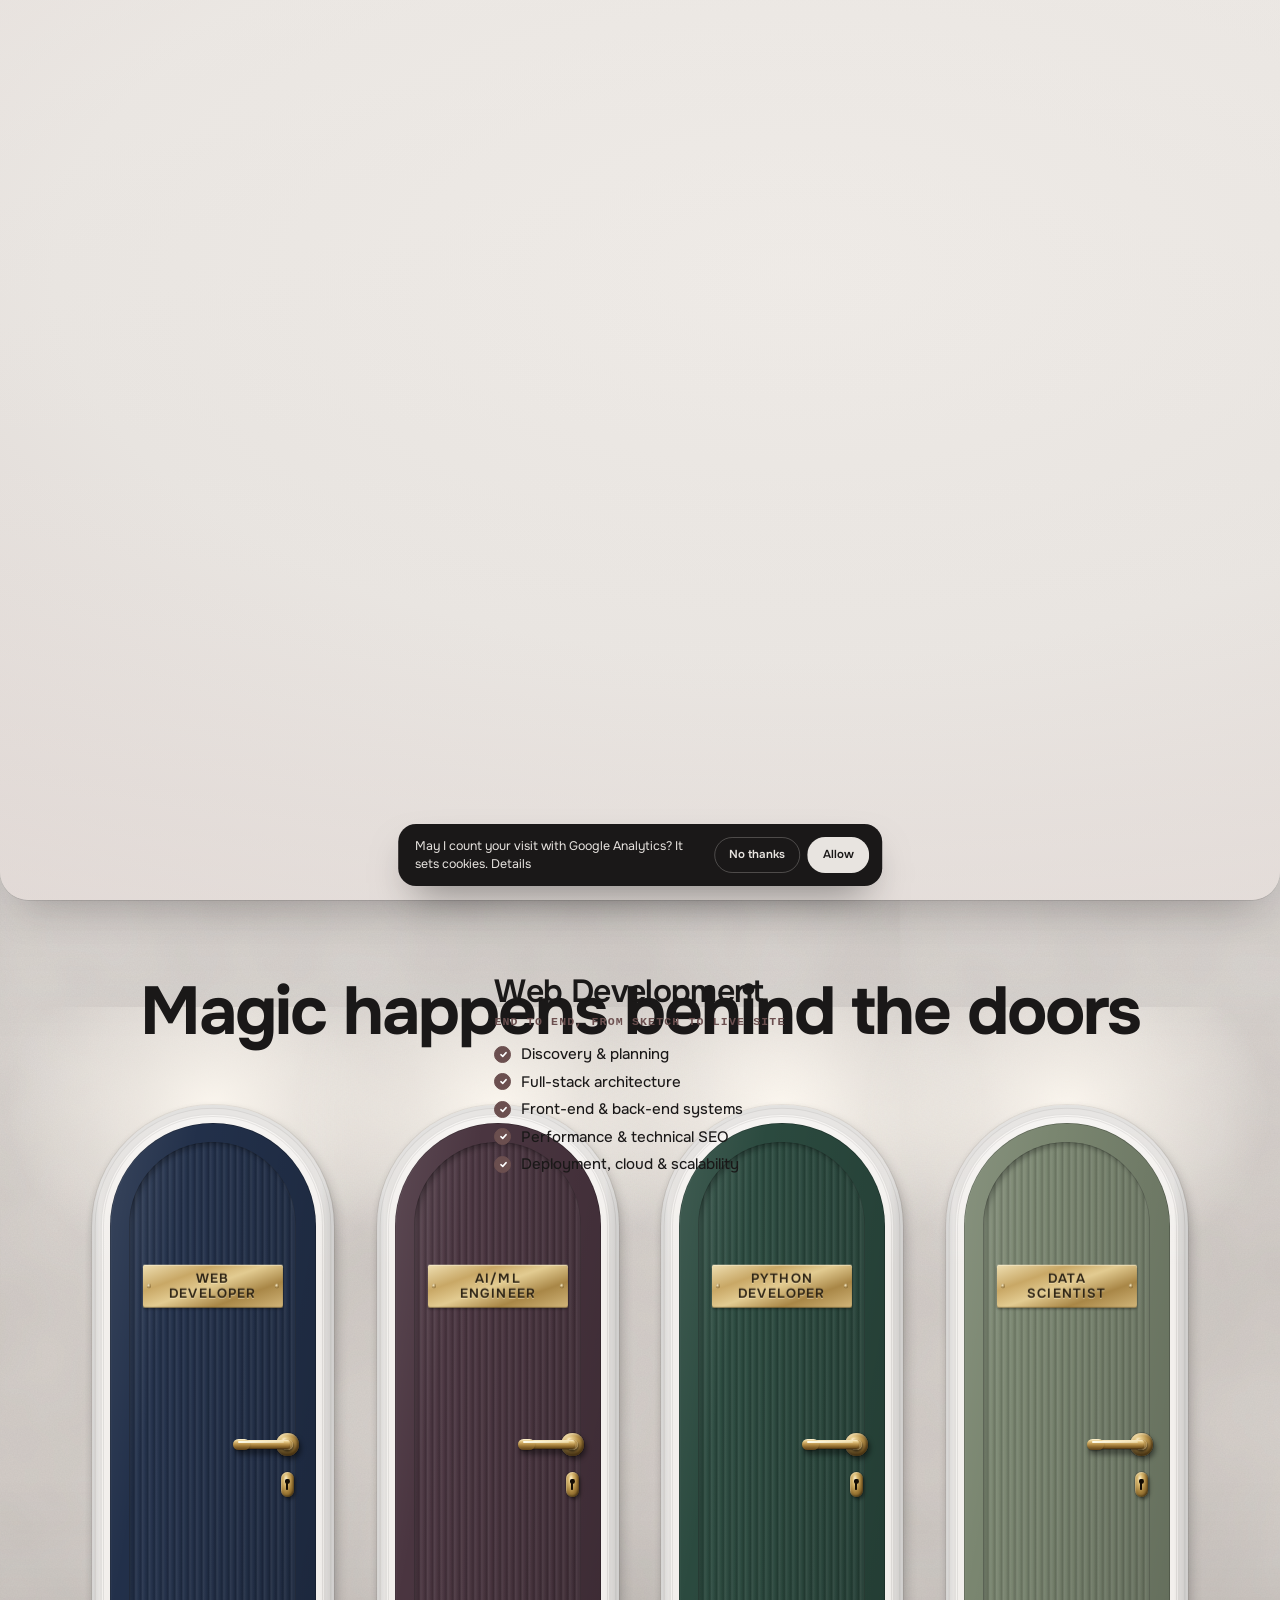
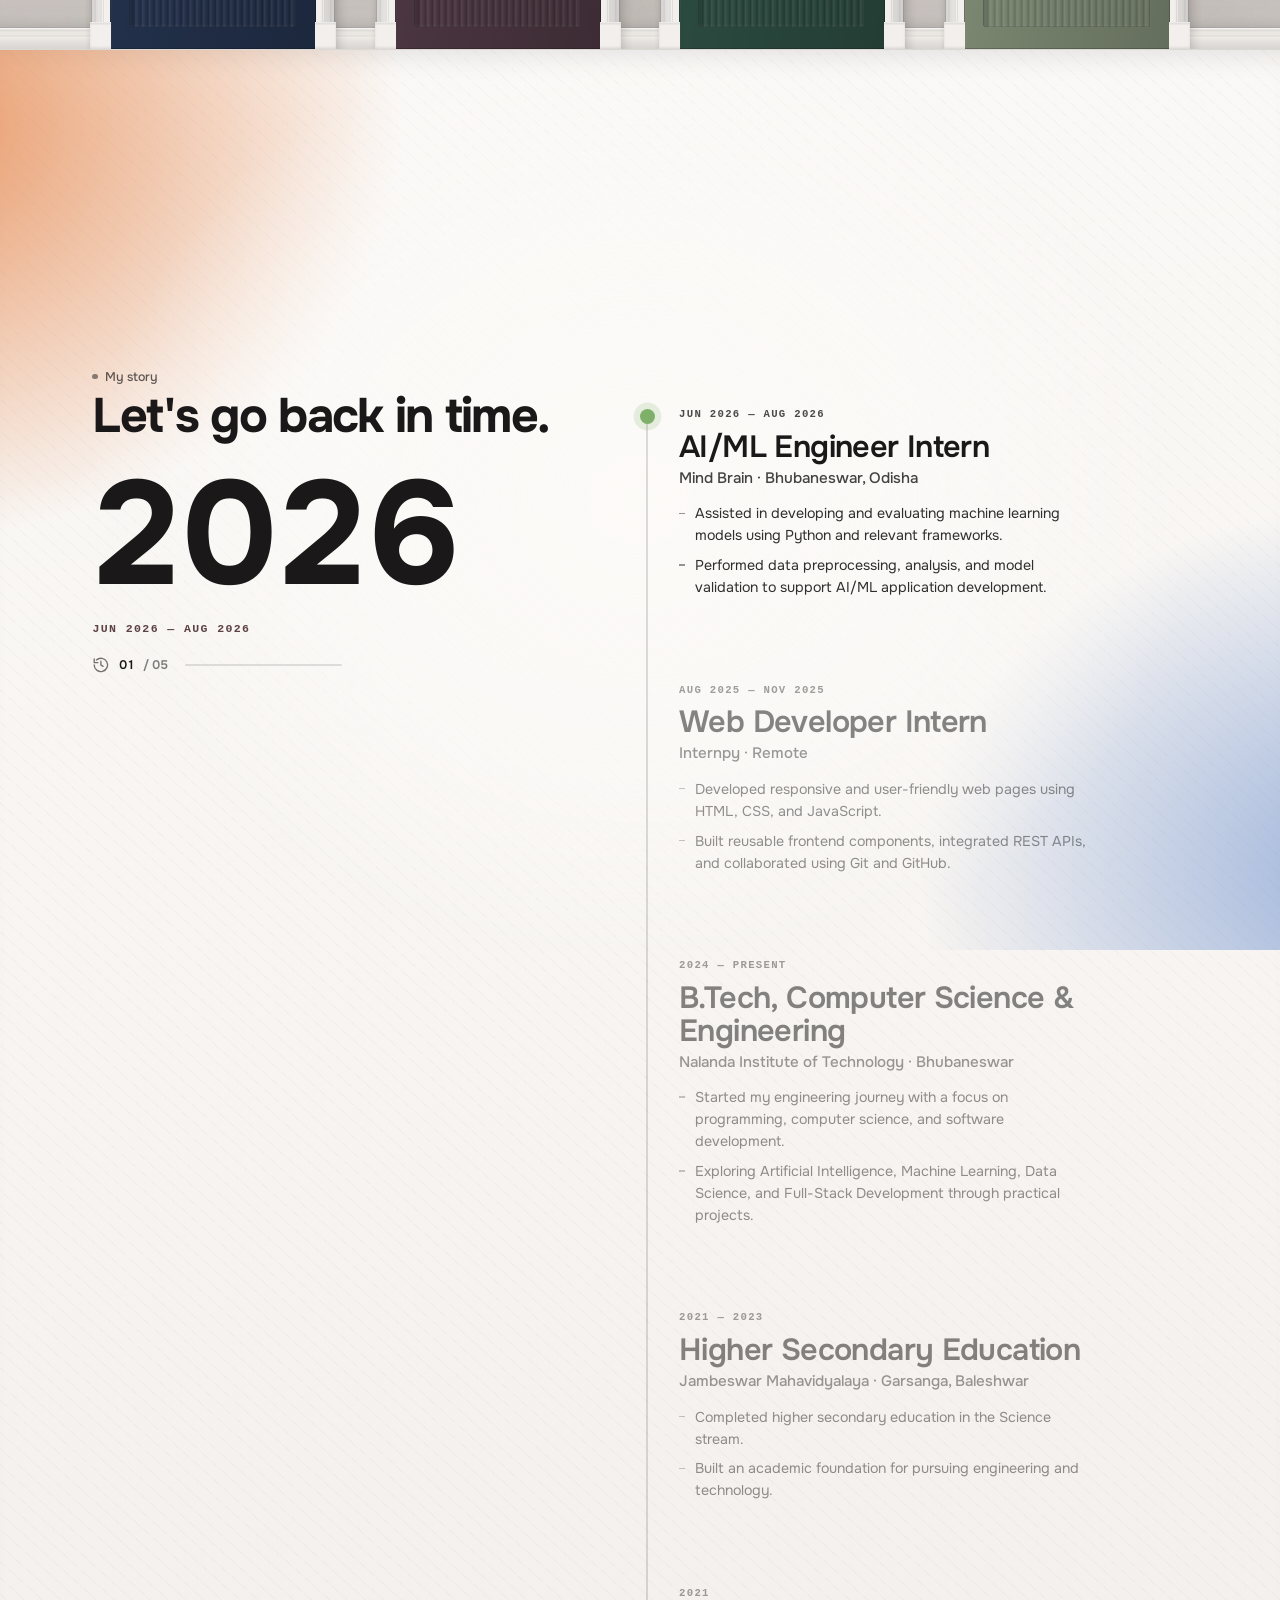
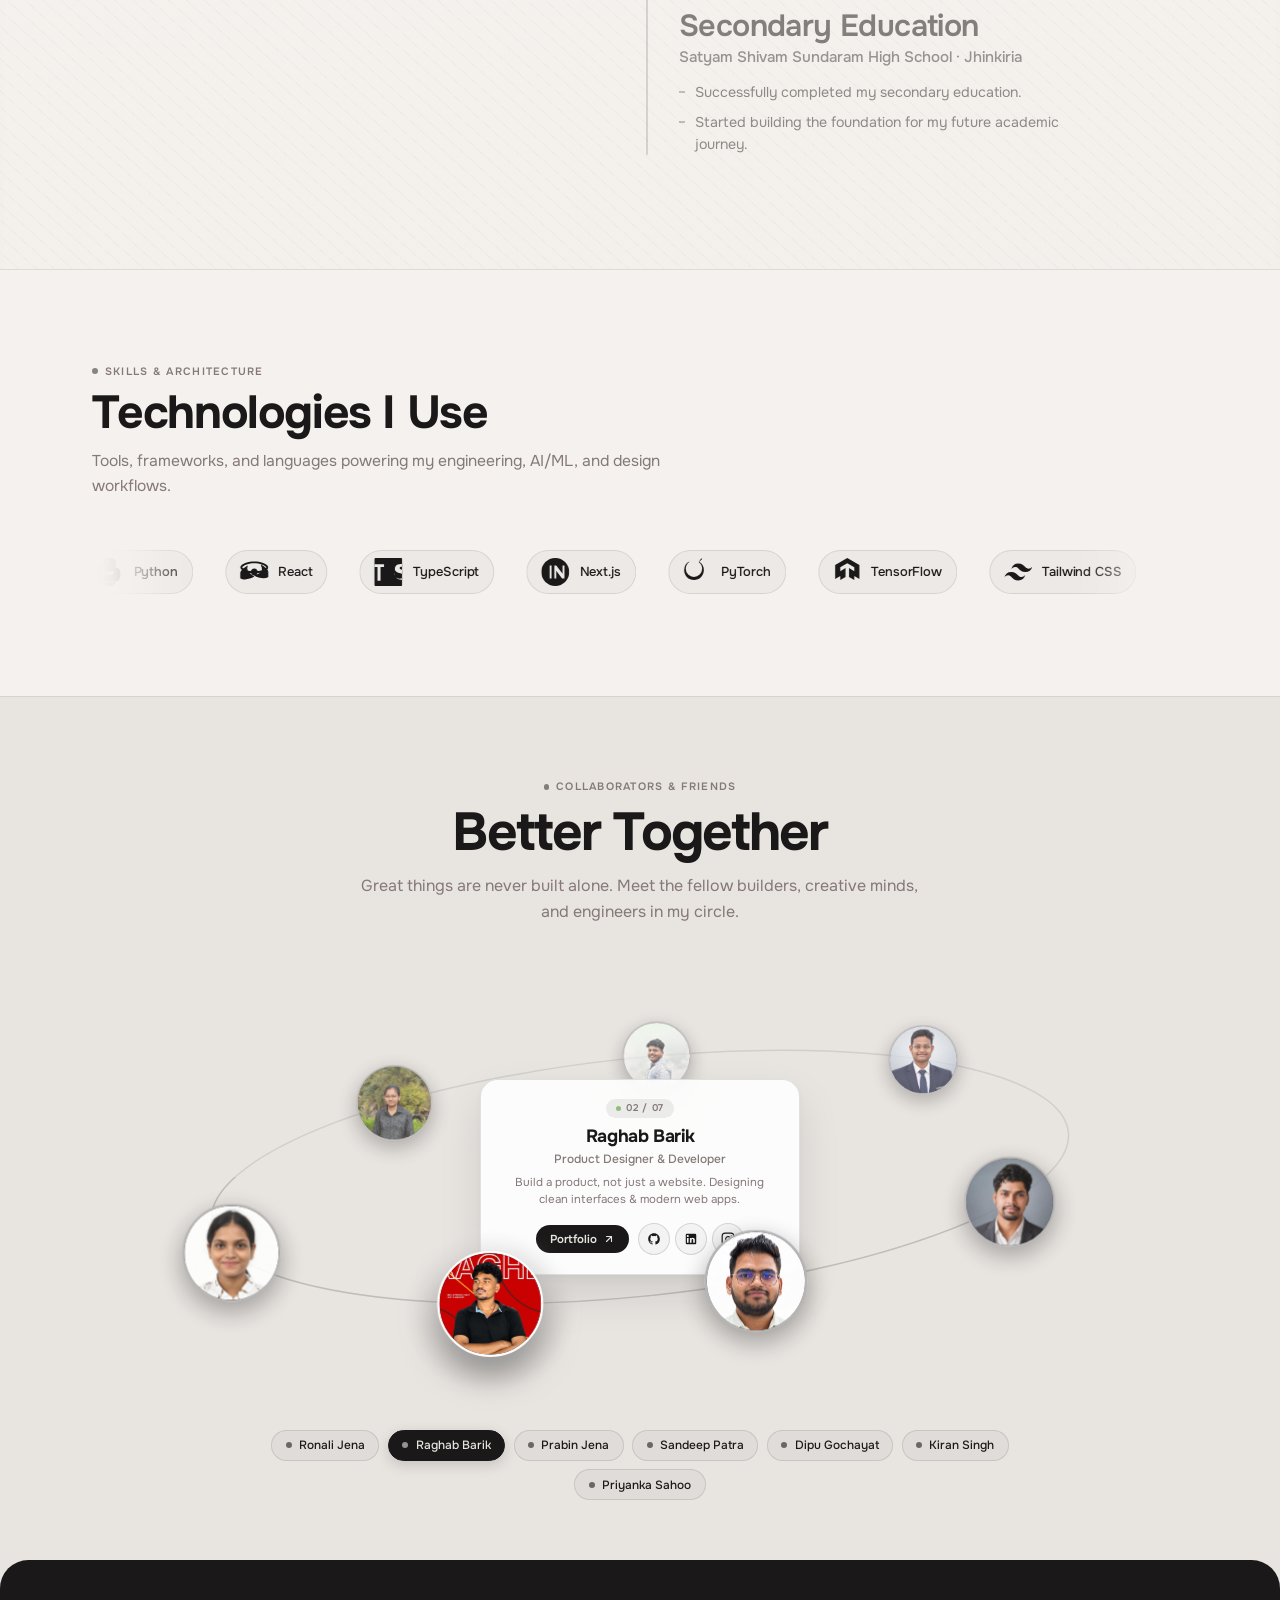
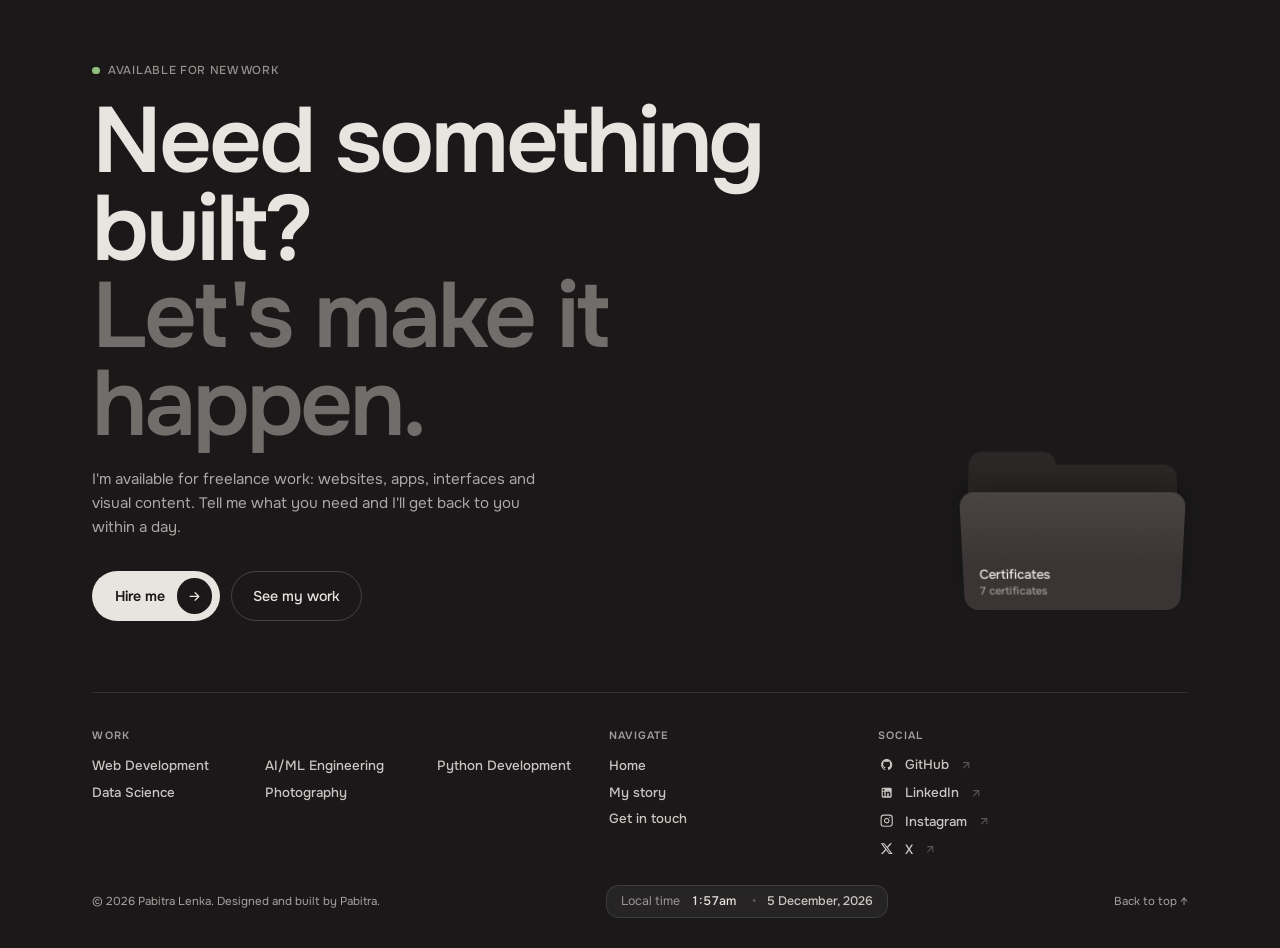
<file: home/index.html>
<!DOCTYPE html>
<html>
<head>
<meta charset="UTF-8">
<meta http-equiv="refresh" content="0;url=../">
<script>location.replace('../' + location.search + location.hash);</script>
<title>Redirecting...</title>
</head>
<body>
<p>Redirecting to <a href="../">Home</a>...</p>
</body>
</html>
</file>
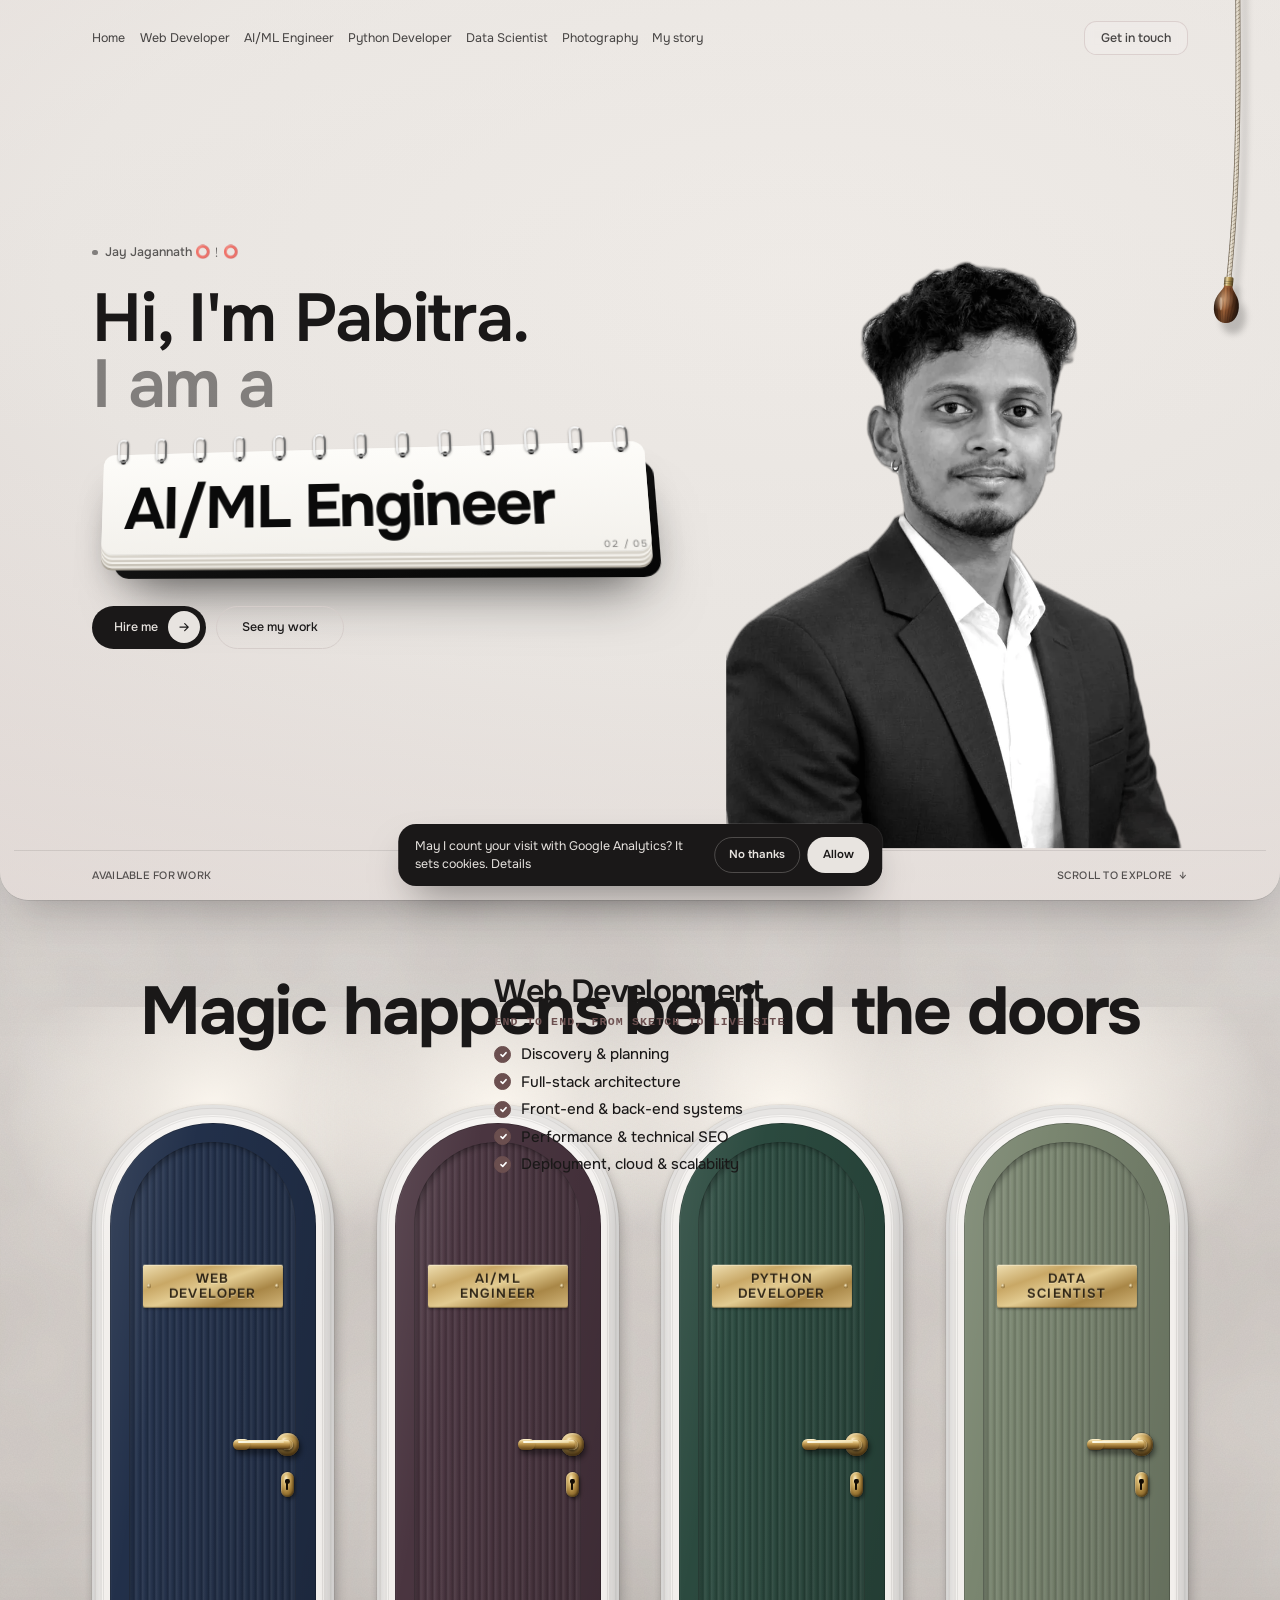
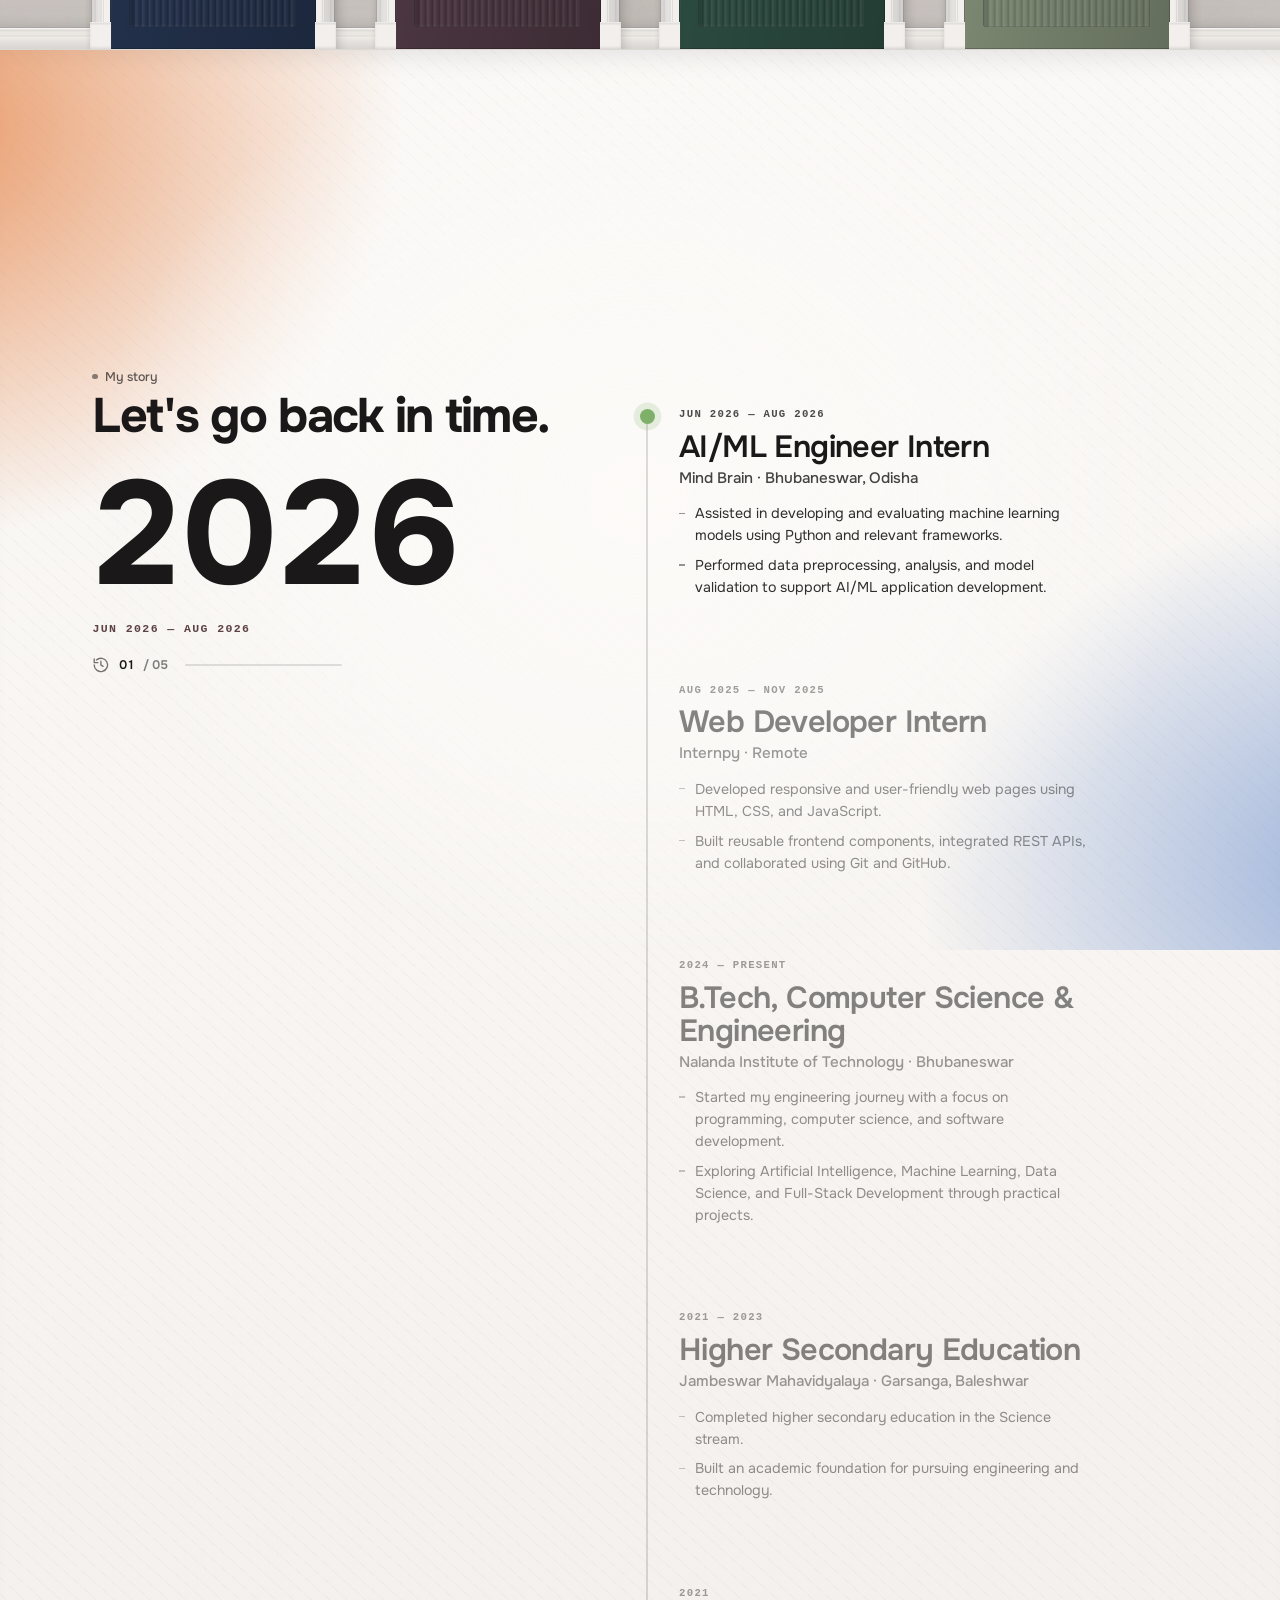
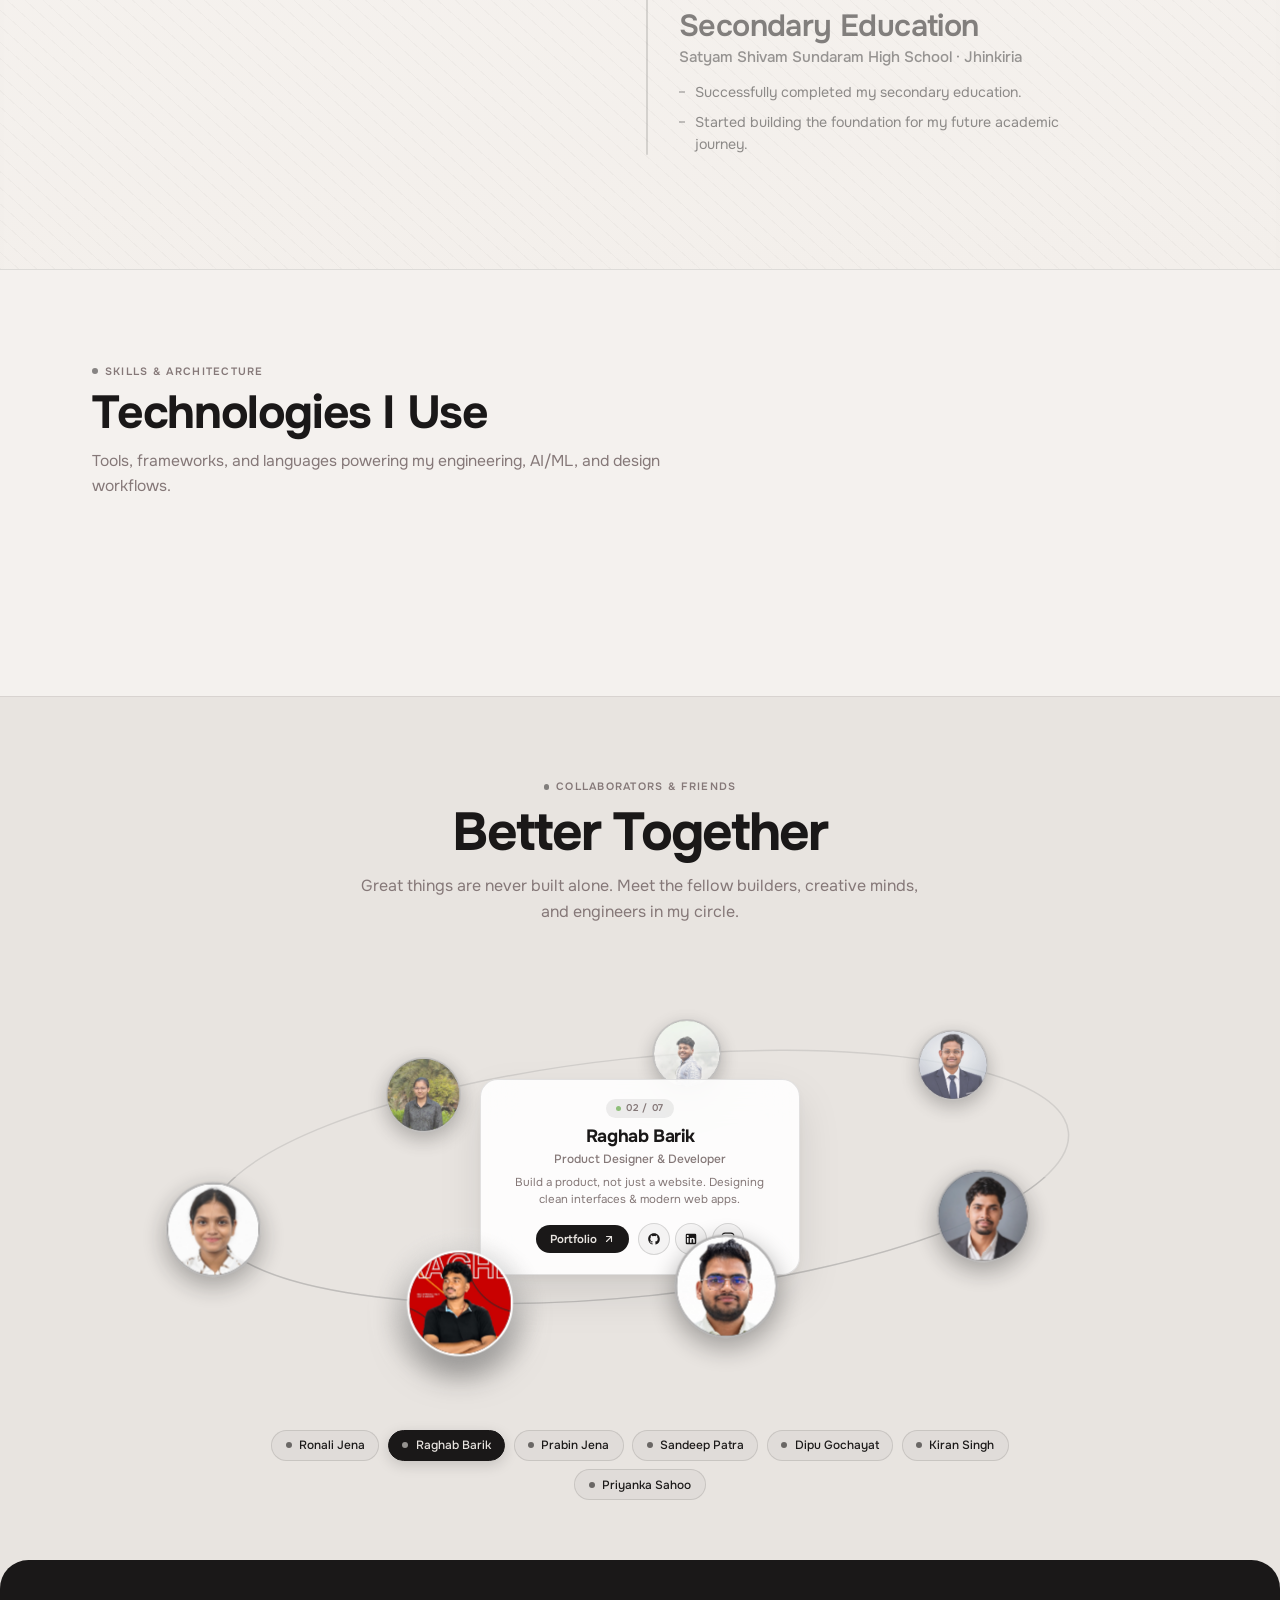
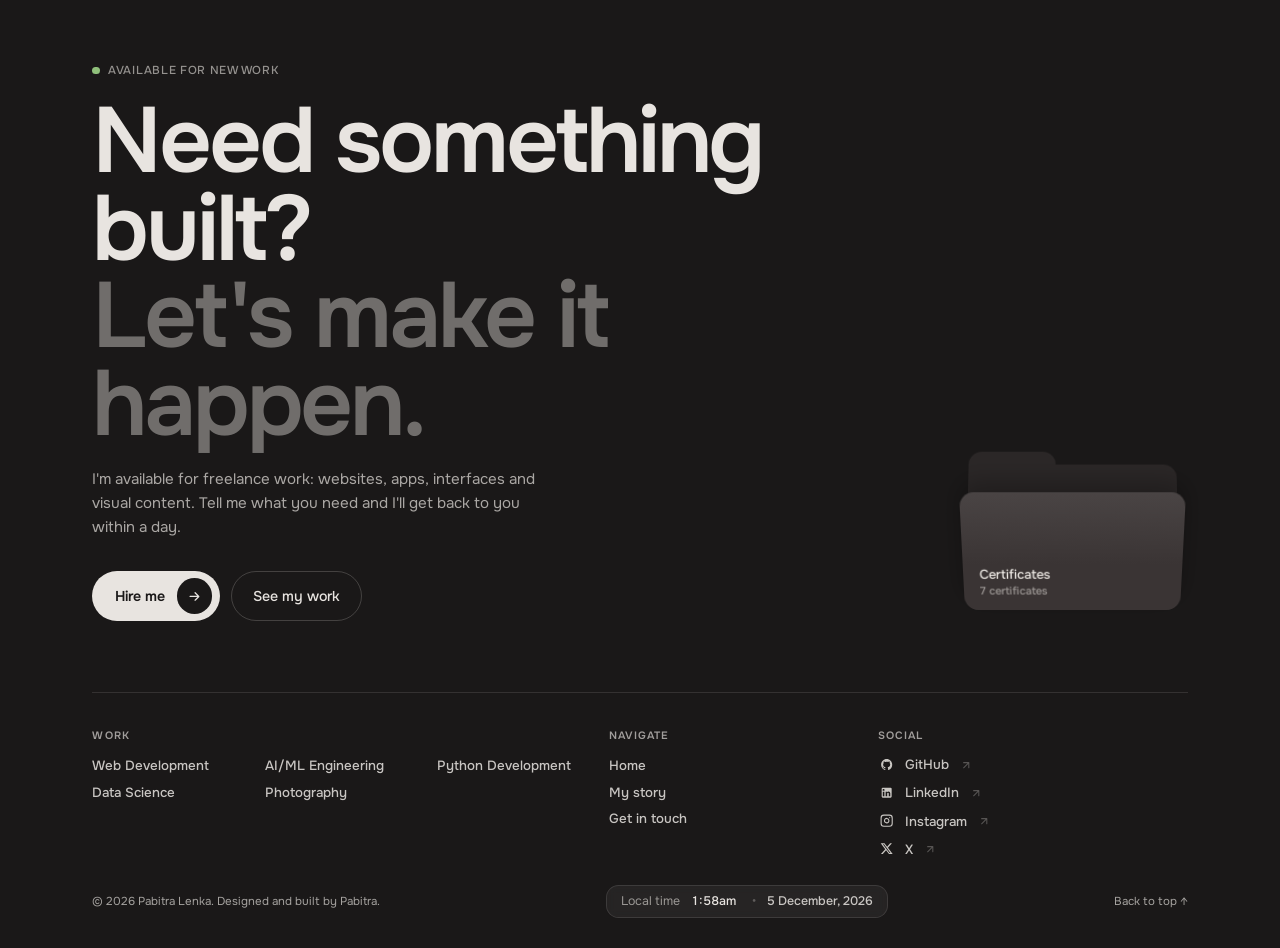
<file: my-story/index.html>
<!DOCTYPE html>
<html>
<head>
<meta charset="UTF-8">
<meta http-equiv="refresh" content="0;url=../#about">
<script>location.replace('../#about' + (location.search ? ('&' + location.search.slice(1)) : ''));</script>
<title>Redirecting...</title>
</head>
<body>
<p>Redirecting to <a href="../#about">My story</a>...</p>
</body>
</html>
</file>
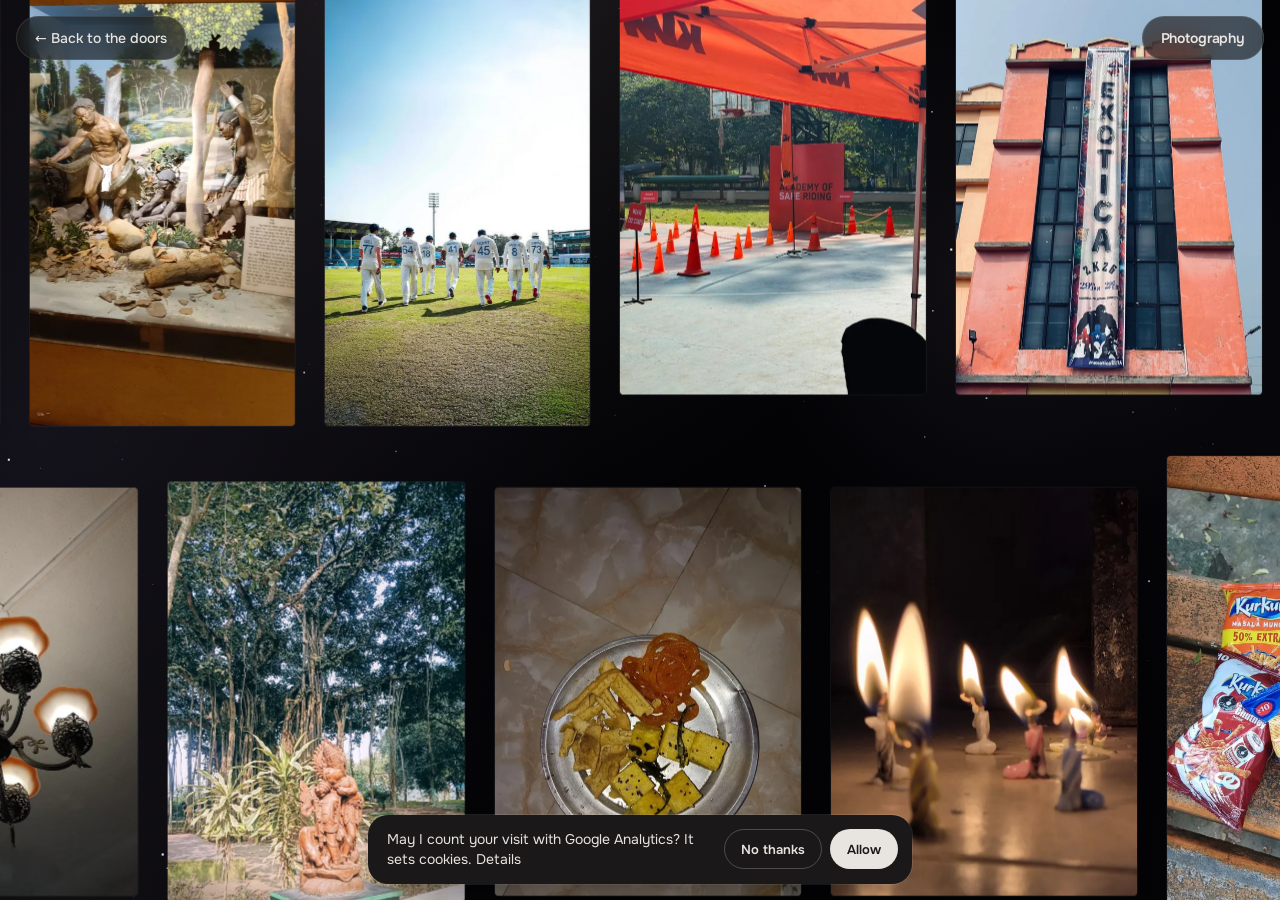
<file: photographer/index.html>
<!DOCTYPE html>
<html lang="en">
<head>
<meta charset="UTF-8" />
<meta name="viewport" content="width=device-width, initial-scale=1.0, viewport-fit=cover" />
<title>Photography — Pabitra Lenka</title>
<link rel="preload" href="../fonts/onest-latin.woff2" as="font" type="font/woff2" crossorigin>
<style>@font-face{font-family:'Onest';font-style:normal;font-display:swap;font-weight:100 900;src:url(../fonts/onest-latin.woff2) format('woff2');unicode-range:U+0000-00FF,U+0131,U+0152-0153,U+02BB-02BC,U+02C6,U+02DA,U+02DC,U+0304,U+0308,U+0329,U+2000-206F,U+20AC,U+2122,U+2191,U+2193,U+2212,U+2215,U+FEFF,U+FFFD}@font-face{font-family:'Onest';font-style:normal;font-display:swap;font-weight:100 900;src:url(../fonts/onest-latin-ext.woff2) format('woff2');unicode-range:U+0100-02BA,U+02BD-02C5,U+02C7-02CC,U+02CE-02D7,U+02DD-02FF,U+0304,U+0308,U+0329,U+1D00-1DBF,U+1E00-1E9F,U+1EF2-1EFF,U+2020,U+20A0-20AB,U+20AD-20C0,U+2113,U+2C60-2C7F,U+A720-A7FF}</style>

<meta http-equiv="Cache-Control" content="no-cache, no-store, must-revalidate" />
<meta http-equiv="Pragma" content="no-cache" />
<meta http-equiv="Expires" content="0" />
<meta name="description" content="A wall of photographs by Pabitra Lenka: portraits, events and street photography you can drag through in any direction." />
<meta name="theme-color" content="#030303" />
<script>document.documentElement.classList.add('pre');if(/[?&]embed\b/.test(location.search))document.documentElement.classList.add('embed');try{if(localStorage.getItem('pabitra-mode')==='dark')document.documentElement.dataset.mode='dark'}catch(e){}</script>
<style>
/* Layout: an endless wall of photos filling the screen; small chrome floats over it. */
:root{
  --bg:#030306; --fg:#E8E4E0; --fg-rgb:232,228,224; --chip:rgba(18,17,17,.62); --chip-line:rgba(232,228,224,.12);
  --scrim:rgba(0,0,0,.92); --ease:cubic-bezier(.16,1,.3,1);
  --font:'Onest',ui-sans-serif,system-ui,-apple-system,'Segoe UI',sans-serif;
  color-scheme:dark;
}
@view-transition{navigation:auto}
::view-transition-old(root),::view-transition-new(root){animation-duration:.25s}
*{box-sizing:border-box;margin:0;padding:0}
[hidden]{display:none!important}
html,body{height:100%;overflow:hidden;background:var(--bg);color:var(--fg);font-family:var(--font);-webkit-font-smoothing:antialiased}
button,a{font:inherit;color:inherit;text-decoration:none;background:none;border:0;cursor:pointer}
:focus-visible{outline:2px solid #C4B0B0;outline-offset:3px}

.wall{position:fixed;inset:0;overflow:hidden;touch-action:none;cursor:grab;user-select:none;-webkit-user-select:none;perspective:1300px;
  background:transparent}
.wall.drag{cursor:grabbing}
.sky{position:fixed;inset:0;width:100%;height:100%;display:block;transition:opacity 1.6s ease .2s}
html.pre .sky{opacity:0;transition:none}
html.out .sky{opacity:0;transition:opacity .5s ease}
.space{position:absolute;inset:0;transform-origin:50% 50%;will-change:transform}
.cell{position:absolute;left:0;top:0;will-change:transform}
/* each photo drifts on its own slow orbit */
@keyframes drift{
  0%,100%{transform:translate3d(0,0,0) rotate(0deg)}
  33%{transform:translate3d(var(--fx),var(--fy),0) rotate(var(--fr))}
  66%{transform:translate3d(calc(var(--fx) * -.7),calc(var(--fy) * .6),0) rotate(calc(var(--fr) * -.6))}}
.fl{width:100%;height:100%;animation:drift var(--fd,12s) ease-in-out var(--fdl,0s) infinite}
.ph{position:relative;width:100%;height:100%;border-radius:4px;overflow:hidden;background:#0d0d0d center/cover no-repeat;scale:var(--z,1);
  box-shadow:0 0 0 1px rgba(255,255,255,.05);
  transition:transform 1s var(--ease) var(--dl,0s),opacity .6s ease var(--dl,0s),scale .5s var(--ease)}
.ph img{display:block;width:100%;height:100%;object-fit:cover;opacity:0;transition:opacity .45s ease;-webkit-user-drag:none;pointer-events:none}
.ph img.ok{opacity:1}
.ph::after{content:"";position:absolute;inset:0;pointer-events:none;opacity:0;transition:opacity .4s ease;
  background:linear-gradient(100deg,transparent 30%,rgba(255,255,255,.07) 50%,transparent 70%);transform:translateX(-100%)}
.ph:has(img:not(.ok))::after{opacity:1;animation:phSk 1.3s linear infinite}
@keyframes phSk{to{transform:translateX(100%)}}
@media (prefers-reduced-motion:reduce){.ph::after{animation:none!important}}
@media (hover:hover){ .wall:not(.drag) .cell:hover{z-index:2} .wall:not(.drag) .cell:hover .ph{scale:calc(var(--z,1) * 1.08)} }
/* arriving: photos come forward out of the dark, nearest the middle first */
html.pre .ph{opacity:0;transform:scale(.3) translateY(30px)}
html.pre .ph,html.instant .ph{transition-duration:0s!important;transition-delay:0s!important}
/* leaving: they sink back into it */
html.out .ph{opacity:0;transform:scale(.55);transition:transform .55s cubic-bezier(.5,0,.75,0),opacity .45s ease}
@media (prefers-reduced-motion:reduce){ .fl{animation:none} }

@keyframes chromeIn{from{opacity:0}}
.bar,.hint{transition:opacity .6s ease .9s}
html.pre .bar,html.pre .hint,html.out .bar,html.out .hint{opacity:0;transition-delay:0s}
.bar{position:fixed;left:0;right:0;top:0;z-index:10;display:flex;align-items:center;justify-content:space-between;gap:12px;
  padding:max(16px,env(safe-area-inset-top)) max(16px,env(safe-area-inset-right)) 0 max(16px,env(safe-area-inset-left));pointer-events:none}
.bar>*{pointer-events:auto}
.chip{display:inline-flex;align-items:center;gap:10px;height:44px;padding:0 18px;border-radius:999px;background:var(--chip);border:1px solid var(--chip-line);
  -webkit-backdrop-filter:blur(14px) saturate(1.2);backdrop-filter:blur(14px) saturate(1.2);font-size:14px;font-weight:500}
.chip--title{font-weight:600;letter-spacing:-.01em}
.chip--title small{font-weight:500;font-size:12px;letter-spacing:.06em;text-transform:uppercase;color:rgba(var(--fg-rgb),.55)}
.hint{position:fixed;left:50%;bottom:max(20px,env(safe-area-inset-bottom));z-index:10;translate:-50% 0;transition:opacity .6s ease}
.hint.gone{opacity:0;pointer-events:none}
@media (max-width:560px){ .chip--title small{display:none} .chip{height:40px;padding:0 14px;font-size:13px} }

/* lightbox */
.lb{position:fixed;inset:0;z-index:20;display:grid;place-items:center;background:var(--scrim);opacity:0;transition:opacity .35s ease}
.lb.open{opacity:1}
.lb img{max-width:min(92vw,1800px);max-height:84vh;width:auto;height:auto;border-radius:6px;box-shadow:0 30px 80px -30px rgba(0,0,0,.55);
  transform:scale(.97);transition:transform .45s cubic-bezier(.16,1,.3,1)}
.lb.open img{transform:none}
.lb__close{position:fixed;top:max(16px,env(safe-area-inset-top));right:max(16px,env(safe-area-inset-right))}
.lb__nav{position:fixed;top:50%;translate:0 -50%}
.lb__nav--p{left:max(16px,env(safe-area-inset-left))}.lb__nav--n{right:max(16px,env(safe-area-inset-right))}
.lb__count{position:fixed;left:50%;bottom:max(20px,env(safe-area-inset-bottom));translate:-50% 0}
@media (prefers-reduced-motion:reduce){*{transition:none!important}}

.skel{position:relative}
.skel::after{content:"";position:absolute;inset:0;z-index:6;pointer-events:none;border-radius:inherit;opacity:1;
  background:linear-gradient(100deg,#E2DDD8 30%,#F1EDE9 50%,#E2DDD8 70%);background-size:220% 100%;animation:skel 1.25s linear infinite}
html[data-mode="dark"] .skel::after{background-image:linear-gradient(100deg,#231F1F 30%,#2F2A2A 50%,#231F1F 70%)}
@keyframes skel{from{background-position:120% 0}to{background-position:-100% 0}}
/* a recording that is still buffering: a light sweep over its poster until it plays */
.skel-buf{position:relative}
.skel-buf::before{content:"";position:absolute;inset:0;z-index:6;pointer-events:none;border-radius:inherit;
  background:linear-gradient(100deg,transparent 30%,rgba(255,255,255,.22) 50%,transparent 70%);background-size:220% 100%;animation:skel 1.25s linear infinite}
@media (prefers-reduced-motion:reduce){.skel::after{animation:none}}
</style>
<link rel="canonical" href="https://pabitralenka.in/photographer/" />
<meta name="robots" content="index,follow,max-image-preview:large,max-snippet:-1,max-video-preview:-1" />
<meta name="author" content="Pabitra Lenka" />
<link rel="icon" href="/favicon.ico" sizes="48x48" />
<link rel="icon" type="image/png" href="/icon-192.png" sizes="192x192" />
<link rel="apple-touch-icon" href="/apple-touch-icon.png" />
<meta property="og:type" content="website" />
<meta property="og:site_name" content="Pabitra Lenka" />
<meta property="og:locale" content="en_US" />
<meta property="og:url" content="https://pabitralenka.in/photographer/" />
<meta property="og:title" content="Photography — Pabitra Lenka" />
<meta property="og:description" content="A wall of photographs by Pabitra Lenka: portraits, events and street photography you can drag through in any direction." />
<meta property="og:image" content="/og.jpg" />
<meta property="og:image:secure_url" content="/og.jpg" />
<meta property="og:image:type" content="image/jpeg" />
<meta property="og:image:width" content="1200" />
<meta property="og:image:height" content="630" />
<meta property="og:image:alt" content="Pabitra Lenka&#39;s portfolio" />
<meta name="twitter:card" content="summary_large_image" />
<meta name="twitter:title" content="Photography — Pabitra Lenka" />
<meta name="twitter:description" content="A wall of photographs by Pabitra Lenka: portraits, events and street photography you can drag through in any direction." />
<meta name="twitter:image" content="/og.jpg" />
<script type="application/ld+json">{"@context":"https://schema.org","@graph":[{"@type":"Person","@id":"https://pabitralenka.in/#pabitra","name":"Pabitra Lenka","url":"https://pabitralenka.in","jobTitle":"Web Developer, AI/ML Engineer, Python Developer, Data Scientist, Photographer","image":"/og.jpg","description":"Freelance Web Developer, AI/ML Engineer, Python Developer, Data Scientist, and Photographer working remotely with clients worldwide.","knowsAbout":["Web development","AI/ML engineering","Python development","Data science","Photography"],"address":{"@type":"PostalAddress","addressCountry":"IN"},"knowsLanguage":["en"],"worksFor":{"@id":"https://pabitralenka.in/#org"}},{"@type":"Organization","@id":"https://pabitralenka.in/#org","name":"Pabitra Lenka — Design & Development","alternateName":"Pabitra Lenka","url":"https://pabitralenka.in","image":"/og.jpg","logo":{"@type":"ImageObject","url":"https://pabitralenka.in/icon-512.png","width":512,"height":512},"founder":{"@id":"https://pabitralenka.in/#pabitra"},"email":"pabitralenka489@gmail.com","contactPoint":{"@type":"ContactPoint","contactType":"sales","email":"pabitralenka489@gmail.com","availableLanguage":"en","areaServed":["US","GB","CA","AU"]},"description":"Freelance Web Development, AI/ML Engineering, Python Development, Data Science, and Photography, delivered remotely.","areaServed":[{"@type":"Country","name":"United States"},{"@type":"Country","name":"United Kingdom"},{"@type":"Country","name":"Canada"},{"@type":"Country","name":"Australia"},"Worldwide"],"hasOfferCatalog":{"@type":"OfferCatalog","name":"Services","itemListElement":[{"@type":"Offer","itemOffered":{"@type":"Service","name":"Web development","description":"Websites and web applications designed and built end to end."}},{"@type":"Offer","itemOffered":{"@type":"Service","name":"AI/ML engineering","description":"Autonomous AI agents, machine learning models, and computer vision systems."}},{"@type":"Offer","itemOffered":{"@type":"Service","name":"Python development","description":"High-performance backends, REST & GraphQL APIs, task queues and automation."}},{"@type":"Offer","itemOffered":{"@type":"Service","name":"Data science","description":"Predictive analytics, statistical modeling, ETL pipelines and business intelligence."}},{"@type":"Offer","itemOffered":{"@type":"Service","name":"Photography","description":"Portrait, event and street photography."}}]}},{"@type":"WebSite","@id":"https://pabitralenka.in/#site","url":"https://pabitralenka.in","name":"Pabitra Lenka — Portfolio","publisher":{"@id":"https://pabitralenka.in/#pabitra"},"inLanguage":"en"},{"@type":"BreadcrumbList","itemListElement":[{"@type":"ListItem","position":1,"name":"Home","item":"https://pabitralenka.in/"},{"@type":"ListItem","position":2,"name":"Photography","item":"https://pabitralenka.in/photographer/"}]}]}</script>
<meta name="google-site-verification" content="dB3k2roAkI1S8861shwLsjVKNyl1q-TjchYYJWrG-18" /></head>
<body>
<main id="wallMain" style="display:contents">
<h1 style="position:absolute;width:1px;height:1px;overflow:hidden;clip:rect(0,0,0,0)">Photography by Pabitra</h1>
<canvas class="sky" id="sky" aria-hidden="true"></canvas>
<div class="wall" id="wall" role="region" aria-label="Photos floating in the dark. Drag, scroll or use the arrow keys to move around, then press Enter to open the photo in the middle of the screen." tabindex="0"><div class="space" id="space"></div></div>

<div class="bar">
  <a class="chip" href="../#works" id="back" style="min-height:44px">← Back to the doors</a>
  <span class="chip chip--title">Photography</span>
</div>
<div class="chip hint" id="hint" aria-hidden="true">Drag in any direction</div>

<div class="lb" id="lb" role="dialog" aria-modal="true" aria-label="Photo" hidden>
  <img id="lbImg" alt="">
  <button class="chip lb__close" id="lbClose">Close</button>
  <button class="chip lb__nav lb__nav--p" id="lbPrev" aria-label="Previous photo">←</button>
  <button class="chip lb__nav lb__nav--n" id="lbNext" aria-label="Next photo">→</button>
  <span class="chip lb__count" id="lbCount"></span>
</div>

<script src="photos.js?v=20261115b"></script>
<script>
(() => {
  const EMBED = /[?&]embed\b/.test(location.search);   // running inside the home page, behind the door
  const P = window.PHOTOS || [];
  const N = P.length;
  const root = document.documentElement;
  const dark = root.dataset.mode === 'dark';
  const reduced = matchMedia('(prefers-reduced-motion: reduce)').matches;
  const wall = document.getElementById('wall'), space = document.getElementById('space');

  /* ---- layout: identical rules to make_wall.py, so the door's glimpse matches the first frame ---- */
  /* ---- layout: rows of equal height, so wide and tall photos read at a similar size.
     A patch of rows is built once and repeats endlessly in every direction. ---- */
  let vw, vh, g, PW, PH, patch, ROWS = null;
  /* photos run in rows of the same orientation, each row its own endless strip, so the gaps
     between neighbours are the same everywhere; sizes are the same as before */
  function buildRows(){
    const mobile = vw < 640;
    const side = (mobile ? vw * .56 : Math.min(380, vh * .44)) * .93;   // same apparent size as before (the depth scale is gone)
    const A = side * side, minLen = vw * (mobile ? 2 : 1.7);            // rows long enough that no photo shows twice at once
    const all = P.map((p, s) => { const r = p.w / p.h, w = Math.sqrt(A * r); return { s, r, w, h: w / r, c: p.c || s }; });
    const groups = [all.filter(o => o.r < 1), all.filter(o => o.r >= 1)].filter(gr => gr.length);
    const made = [];
    for (const gr of groups){
      gr.sort((a, b) => a.r - b.r);                    // similar shapes share a row, so their heights match
      const total = gr.reduce((a, o) => a + o.w + g, 0);
      const n = Math.max(1, Math.min(gr.length, mobile ? Math.floor(total / minLen) : Math.round(total / minLen)));
      // similar shapes share a row (so heights match), but a row avoids holding two from the same series
      const target = total / n, rowsOfGroup = Array.from({ length: n }, () => []), len = new Array(n).fill(0);
      let cum = 0;
      for (const o of gr){
        const nat = Math.min(n - 1, Math.floor(cum / target)); cum += o.w + g;
        const cand = [...Array(n).keys()].sort((p, q) => Math.abs(p - nat) - Math.abs(q - nat));
        const score = k => (rowsOfGroup[k].filter(x => x.c === o.c).length * 3) + Math.abs(k - nat) + (len[k] + o.w > target * 1.18 ? 9 : 0);
        const k = cand.reduce((best, k2) => score(k2) < score(best) ? k2 : best, cand[0]);
        rowsOfGroup[k].push(o); len[k] += o.w + g;
      }
      made.push(rowsOfGroup);
    }
    // interleave tall and wide rows evenly
    const [a = [], b = []] = made, seq = [];
    let ia = 0, ib = 0;
    while (ia < a.length || ib < b.length){
      if (ib >= b.length || (ia < a.length && ia / a.length <= ib / b.length)) seq.push(a[ia++]); else seq.push(b[ib++]);
    }
    ROWS = []; let y = 0;
    seq.filter(r => r.length).forEach((items, ri) => {
      // order within the row so neighbours come from different series where possible
      let ord = null, bestBad = 1e9;
      for (let tries = 0; tries < 40 && bestBad > 0; tries++){
        const left = items.slice(), o2 = [];
        if (tries) left.push(...left.splice(0, tries % left.length));    // try different starting points
        while (left.length){
          const prev = o2[o2.length - 1];
          let k = left.findIndex(o => !prev || o.c !== prev.c);
          if (k < 0) k = 0;
          o2.push(left.splice(k, 1)[0]);
        }
        let bad = 0; for (let k = 0; k < o2.length; k++) if (o2.length > 1 && o2[k].c === o2[(k + 1) % o2.length].c) bad++;
        if (bad < bestBad){ bestBad = bad; ord = o2; }
      }
      const H = Math.max(...ord.map(o => o.h));
      let x = 0; const cells = ord.map(o => { const c = { s: o.s, x, y: (H - o.h) / 2, w: o.w, h: o.h }; x += o.w + g; return c; });
      ROWS.push({ y, H, L: x, off: ((ri * 0.381966) % 1) * x, cells });
      y += H + g;
    });
    PH = y; PW = Math.max(...ROWS.map(r => r.L)); patch = [];
    window.__rows = ROWS;
  }
  function build(){
    vw = innerWidth; vh = innerHeight;
    g = vw >= 640 ? 30 : 16;
    buildRows(); return;
    ROWS = null;
    // every photo keeps its real proportions and gets about the same amount of space,
    // so tall and wide shots are equally easy to see
    const A = vw >= 640 ? Math.pow(Math.min(380, vh * .44), 2) : Math.pow(vw * .56, 2);
    const rest = [];
    for (let s = 0; s < N; s++){                                  // each photo once per block: never next to itself
      const p = P[s], r = p.w / p.h, w = Math.sqrt(A * r);
      rest.push({ s, w, h: w / r, c: p.c || s });
    }
    // pack them like a masonry wall: each photo goes where the skyline is lowest
    PW = Math.max(vw * 1.15, Math.sqrt(rest.reduce((a, b) => a + (b.w + g) * (b.h + g), 0) * 1.6));
    const sky = [{ x: 0, w: PW, y: 0 }];
    patch = [];
    const spot = it => {
      let best = null;
      for (let i = 0; i < sky.length; i++){
        let x = sky[i].x; if (x + it.w > PW) break;
        let y = 0, span = 0, j = i;
        while (span < it.w + g && j < sky.length){ y = Math.max(y, sky[j].y); span += sky[j].w; j++; }
        if (span < it.w + g && x + it.w + g > PW) continue;
        if (!best || y < best.y) best = { x, y };
      }
      return best || { x: 0, y: Math.max(...sky.map(s => s.y)) };
    };
    // how many photos from the same series would sit right beside this spot (wrapping sideways too)
    const near = (it, at) => {
      let n = 0; const R = g * 3;
      for (const q of patch){
        if (q.c !== it.c) continue;
        for (const off of [-PW, 0, PW]){
          const gx = Math.max(q.x + off - (at.x + it.w), at.x - (q.x + off + q.w)), gy = Math.max(q.y - (at.y + it.h), at.y - (q.y + q.h));
          if (gx < R && gy < R){ n++; break; }
        }
      }
      return n;
    };
    while (rest.length){
      // the next photo is the first one whose series isn't already right there
      let pick = 0, at = spot(rest[0]), sc = near(rest[0], at);
      for (let k = 1; k < rest.length && sc > 0; k++){
        const a2 = spot(rest[k]), s2 = near(rest[k], a2);
        if (s2 < sc){ pick = k; at = a2; sc = s2; }
      }
      const it = rest.splice(pick, 1)[0], best = at;
      patch.push({ s: it.s, c: it.c, x: best.x, y: best.y, w: it.w, h: it.h });
      // raise the skyline under the new photo
      const L = best.x, R = Math.min(PW, best.x + it.w + g), top = best.y + it.h + g, next = [];
      for (const s of sky){
        if (s.x + s.w <= L || s.x >= R){ next.push(s); continue; }
        if (s.x < L) next.push({ x: s.x, w: L - s.x, y: s.y });
        if (s.x + s.w > R) next.push({ x: R, w: s.x + s.w - R, y: s.y });
      }
      next.push({ x: L, w: R - L, y: top });
      next.sort((a, b) => a.x - b.x);
      sky.length = 0; sky.push(...next);
    }
    PH = Math.max(...sky.map(s => s.y));
  }
  const mod = (a, b) => ((a % b) + b) % b;
  /* ---- camera with inertia ---- */
  let camX = 0, camY = 0, vx = 0, vy = 0, dragging = false, moved = 0, lastT = 0;
  function centre(){ camX = PW * .3; camY = PH * .25; }

  /* ---- virtualised cells: only what's on screen exists in the DOM ---- */
  const live = new Map(), pool = [];
  function cellFor(key, s){
    let el = live.get(key);
    if (el) return el;
    el = pool.pop() || (() => {
      const d = document.createElement('div'); d.className = 'cell';
      d.innerHTML = '<div class="fl"><div class="ph"><img alt="" draggable="false" decoding="async"></div></div>';
      const im = d.querySelector('img'); im.onload = () => im.classList.add('ok');
      space.appendChild(d); return d;
    })();
    const ph = el.firstChild.firstChild, im = ph.firstChild, p = P[s];
    if (el.dataset.k !== key){
      // each placement gets its own depth and its own slow drift
      el.dataset.k = key;
      const r = n => { let h = 2166136261; for (const ch of key + n) h = Math.imul(h ^ ch.charCodeAt(0), 16777619); return ((h >>> 0) % 1000) / 1000; };
      const z = ROWS ? 1 : .86 + r('z') * .14;
      ph.style.setProperty('--z', z.toFixed(3));
      const fl = el.firstChild;
      const amp = ROWS ? .25 : 1;
      fl.style.setProperty('--fx', ((r('x') - .5) * 14 * amp).toFixed(1) + 'px');
      fl.style.setProperty('--fy', ((r('y') - .5) * 18 * amp).toFixed(1) + 'px');
      fl.style.setProperty('--fr', ((r('r') - .5) * 1.4 * amp).toFixed(2) + 'deg');
      fl.style.setProperty('--fd', (10 + r('d') * 8).toFixed(1) + 's');
      fl.style.setProperty('--fdl', (-r('l') * 18).toFixed(1) + 's');
    }
    if (el.dataset.s !== String(s)){
      el.dataset.s = s;
      ph.style.backgroundImage = `url(${p.t}),url(${p.q})`;  // cached photo paints at once; blurred placeholder underneath
      im.classList.remove('ok'); im.src = p.t;
      if (im.complete && im.naturalWidth) im.classList.add('ok');
      else if (!booted) im.decoding = 'sync';
    }
    el.style.display = '';
    live.set(key, el);
    return el;
  }
  function render(){
    const seen = new Set();
    if (ROWS){
      const iy0 = Math.floor((camY - 400) / PH), iy1 = Math.floor((camY + vh) / PH);
      for (let iy = iy0; iy <= iy1; iy++) ROWS.forEach((row, ri) => {
        const ry = row.y + iy * PH - camY;
        if (ry + row.H < -40 || ry > vh + 40) return;
        const base = camX + row.off;
        const ix0 = Math.floor((base - 400) / row.L), ix1 = Math.floor((base + vw) / row.L);
        for (let ix = ix0; ix <= ix1; ix++) row.cells.forEach((c, k) => {
          const x = c.x + ix * row.L - base, y = ry + c.y;
          if (x + c.w < -40 || x > vw + 40) return;
          const key = `${ix}:${iy}:${ri}:${k}`;
          const el = cellFor(key, c.s);
          el.style.width = c.w + 'px'; el.style.height = c.h + 'px';
          el.style.transform = `translate3d(${x}px,${y}px,0)`;
          if (arriving){ const d = Math.hypot(x + c.w / 2 - vw / 2, y + c.h / 2 - vh / 2) / Math.hypot(vw / 2, vh / 2);
            el.firstChild.firstChild.style.setProperty('--dl', (d * .22 + (seen.size % 5) * .02).toFixed(3) + 's'); }
          seen.add(key);
        });
      });
      for (const [key, el] of live) if (!seen.has(key)){ live.delete(key); el.style.display = 'none'; pool.push(el); }
      return;
    }
    const ix0 = Math.floor((camX - 400) / PW), ix1 = Math.floor((camX + vw) / PW);
    const iy0 = Math.floor((camY - 400) / PH), iy1 = Math.floor((camY + vh) / PH);
    for (let ix = ix0; ix <= ix1; ix++) for (let iy = iy0; iy <= iy1; iy++){
      for (let k = 0; k < patch.length; k++){
        const c = patch[k];
        const x = c.x + ix * PW - camX, y = c.y + iy * PH - camY;
        if (x + c.w < -40 || x > vw + 40 || y + c.h < -40 || y > vh + 40) continue;
        const key = `${ix}:${iy}:${k}`;
        const el = cellFor(key, c.s);
        el.style.width = c.w + 'px'; el.style.height = c.h + 'px';
        el.style.transform = `translate3d(${x}px,${y}px,0)`;
        if (arriving){ const d = Math.hypot(x + c.w / 2 - vw / 2, y + c.h / 2 - vh / 2) / Math.hypot(vw / 2, vh / 2);
          el.firstChild.firstChild.style.setProperty('--dl', (d * .22 + (seen.size % 5) * .02).toFixed(3) + 's'); }
        seen.add(key);
      }
    }
    for (const [key, el] of live) if (!seen.has(key)){ live.delete(key); el.style.display = 'none'; pool.push(el); }
  }


  let tiltX = 0, tiltY = 0, mvx = 0, mvy = 0;
  /* ---- deep space behind the wall: far stars and faint haze, drifting slowly as you move (parallax) ---- */
  const sky = document.getElementById('sky'), sx = sky.getContext('2d');
  const TILE = 1600, STARS = [], NEB = [];
  (function seed(){
    let a = 987654321;
    const rnd = () => (a = Math.imul(a ^ (a >>> 15), 2246822507) ^ Math.imul(a ^ (a >>> 13), 3266489909), ((a >>> 0) % 1e6) / 1e6);
    for (let i = 0; i < 520; i++){ const m = Math.pow(rnd(), 3.2); STARS.push({ x: rnd() * TILE, y: rnd() * TILE, a: .2 + m * .75, s: .7 + m * 1.5, w: rnd() < .12 }); }
    const tones = ['196,176,176', '107,92,92', '150,128,140', '120,110,150'];
    for (let i = 0; i < 6; i++) NEB.push({ x: rnd() * TILE, y: rnd() * TILE, r: 260 + rnd() * 380, c: tones[i % 4], a: .07 + rnd() * .07 });
  })();
  function sizeSky(){ const dpr = Math.min(devicePixelRatio || 1, 2); sky.width = Math.round(innerWidth * dpr); sky.height = Math.round(innerHeight * dpr); sx.setTransform(dpr, 0, 0, dpr, 0, 0); }
  let skyX = NaN, skyY = NaN;
  function drawSky(){
    const ox = camX * .12, oy = camY * .12;
    if (ox === skyX && oy === skyY) return; skyX = ox; skyY = oy;
    const w = innerWidth, h = innerHeight;
    sx.globalCompositeOperation = 'source-over'; sx.fillStyle = '#030306'; sx.fillRect(0, 0, w, h);
    sx.globalCompositeOperation = 'lighter';
    const hx = camX * .06, hy = camY * .06;          // haze is further away still
    for (const n of NEB) for (let ix = -1; ix <= Math.ceil(w / TILE); ix++) for (let iy = -1; iy <= Math.ceil(h / TILE); iy++){
      const x = mod(n.x - hx, TILE) + ix * TILE, y = mod(n.y - hy, TILE) + iy * TILE;
      if (x + n.r < 0 || y + n.r < 0 || x - n.r > w || y - n.r > h) continue;
      const g = sx.createRadialGradient(x, y, 0, x, y, n.r);
      g.addColorStop(0, `rgba(${n.c},${n.a})`); g.addColorStop(.45, `rgba(${n.c},${n.a * .45})`); g.addColorStop(1, `rgba(${n.c},0)`);
      sx.fillStyle = g; sx.fillRect(x - n.r, y - n.r, n.r * 2, n.r * 2);
    }
    for (const s of STARS){
      const x0 = mod(s.x - ox, TILE), y0 = mod(s.y - oy, TILE);
      for (let x = x0; x < w; x += TILE) for (let y = y0; y < h; y += TILE){
        sx.fillStyle = s.w ? `rgba(255,236,220,${s.a})` : `rgba(226,230,255,${s.a})`; sx.fillRect(x, y, s.s, s.s);
      }
    }
  }

  function tick(t){
    const dt = Math.min(48, t - (lastT || t)) / 16.67; lastT = t;
    // the whole field leans a little in the direction you move it, as if it has mass
    const sx = dragging ? mvx : vx, sy = dragging ? mvy : vy;
    const txT = Math.max(-5, Math.min(5, sy * .35)), tyT = Math.max(-5, Math.min(5, -sx * .35));
    tiltX += (txT - tiltX) * .08 * dt; tiltY += (tyT - tiltY) * .08 * dt;
    mvx *= .85; mvy *= .85;
    if (!reduced) space.style.transform = `rotateX(${tiltX.toFixed(3)}deg) rotateY(${tiltY.toFixed(3)}deg)`;
    if (!dragging && (Math.abs(vx) > .05 || Math.abs(vy) > .05)){
      camX += vx * dt; camY += vy * dt;
      const f = Math.pow(.94, dt); vx *= f; vy *= f;
      render();
    }
    drawSky();
    requestAnimationFrame(tick);
  }

  /* ---- input: drag (mouse/touch/pen), wheel/trackpad, keys ---- */
  let px = 0, py = 0, downX = 0, downY = 0, samples = [];
  wall.addEventListener('pointerdown', e => {
    if (e.button !== 0) return;
    dragging = true; moved = 0; vx = vy = 0; px = downX = e.clientX; py = downY = e.clientY; samples = [{ x: px, y: py, t: e.timeStamp }];
    wall.setPointerCapture(e.pointerId); wall.classList.add('drag'); hideHint();
  });
  wall.addEventListener('pointermove', e => {
    if (!dragging) return;
    const dx = e.clientX - px, dy = e.clientY - py; px = e.clientX; py = e.clientY;
    camX -= dx; camY -= dy; mvx = -dx; mvy = -dy; moved = Math.max(moved, Math.hypot(px - downX, py - downY));
    samples.push({ x: px, y: py, t: e.timeStamp }); if (samples.length > 6) samples.shift();
    render();
  });
  const end = e => {
    if (!dragging) return;
    dragging = false; wall.classList.remove('drag');
    const a = samples[0], b = samples[samples.length - 1], dt = Math.max(1, b.t - a.t);
    if (b.t - a.t < 120 && !reduced){ vx = -(b.x - a.x) / dt * 16.67; vy = -(b.y - a.y) / dt * 16.67; }
    if (moved < 6){
      const hit = document.elementsFromPoint(e.clientX, e.clientY).map(n => n.closest?.('.cell')).find(Boolean);
      if (hit) openLb(+hit.dataset.s);
    }
  };
  wall.addEventListener('pointerup', end);
  wall.addEventListener('pointercancel', end);
  addEventListener('wheel', e => {
    if (!lb.hidden) return;
    e.preventDefault();
    let dx = e.deltaX, dy = e.deltaY;
    if (e.deltaMode === 1){ dx *= 32; dy *= 32; }
    if (e.shiftKey && !dx){ dx = dy; dy = 0; }
    camX += dx; camY += dy; vx = vy = 0; render(); hideHint();
  }, { passive: false });
  addEventListener('keydown', e => {
    if (!lb.hidden){
      if (e.key === 'Escape') closeLb(); else if (e.key === 'ArrowRight') step(1); else if (e.key === 'ArrowLeft') step(-1);
  if (e.key === 'Tab'){
    // Tab stays inside the open lightbox instead of walking onto the gallery behind it
    const f = [...lb.querySelectorAll('button,a[href],[tabindex]:not([tabindex="-1"])')].filter(n => n.offsetWidth || n.offsetHeight || n.getClientRects().length);
    if (!f.length) return;
    const first = f[0], last = f[f.length - 1];
    if (!lb.contains(document.activeElement)){ e.preventDefault(); first.focus(); }
    else if (e.shiftKey && document.activeElement === first){ e.preventDefault(); last.focus(); }
    else if (!e.shiftKey && document.activeElement === last){ e.preventDefault(); first.focus(); }
  }
      return;
    }
    const s = 22, m = { ArrowLeft: [-s, 0], ArrowRight: [s, 0], ArrowUp: [0, -s], ArrowDown: [0, s] }[e.key];
    if (m){ e.preventDefault(); vx += m[0] * .5; vy += m[1] * .5; hideHint(); }
    // the photos can only be clicked, so the keyboard opens whichever one sits in the middle of the screen
    if ((e.key === 'Enter' || e.key === ' ') && document.activeElement === wall){
      e.preventDefault();
      const hit = document.elementsFromPoint(innerWidth / 2, innerHeight / 2).map(n => n.closest?.('.cell')).find(Boolean);
      if (hit) openLb(+hit.dataset.s); else hideHint();
    }
    if (e.key === 'Escape') leave();
  });

  /* ---- lightbox (the only place full-size photos load) ---- */
  const lb = document.getElementById('lb'), lbImg = document.getElementById('lbImg');
  let cur = 0;
  function show(i){
    cur = mod(i, N); const p = P[cur];
    lbImg.src = p.t;                                       // instant (cached thumbnail) ...
    const full = new Image(); full.decoding = 'async'; full.src = p.f;
    full.onload = () => { if (cur === mod(i, N)) lbImg.src = p.f; };   // ... then the sharp one
    lbImg.alt = `Photo ${cur + 1} of ${N}`;
    document.getElementById('lbCount').textContent = `${cur + 1} / ${N}`;
    new Image().src = P[mod(cur + 1, N)].f;                // warm the next one
  }
  function openLb(i){ show(i); lb.hidden = false; requestAnimationFrame(() => lb.classList.add('open')); document.getElementById('lbClose').focus(); }
  function closeLb(){ lb.classList.remove('open'); setTimeout(() => { lb.hidden = true; wall.focus(); }, 300); }
  const step = d => show(cur + d);
  document.getElementById('lbClose').onclick = closeLb;
  document.getElementById('lbPrev').onclick = () => step(-1);
  document.getElementById('lbNext').onclick = () => step(1);
  lb.addEventListener('click', e => { if (e.target === lb) closeLb(); });

  function leave(){
    if (EMBED) parent.postMessage({ wall: 'close' }, location.origin === 'null' ? '*' : location.origin);
    else location.href = document.getElementById('back').href;
  }
  document.getElementById('back').addEventListener('click', e => { if (EMBED){ e.preventDefault(); leave(); } });
  addEventListener('message', e => {
    const m = e.data || {};
    if (e.source !== parent) return;
    if (m.wall === 'mode'){ if (m.mode === 'dark') root.dataset.mode = 'dark'; else delete root.dataset.mode; }
    if (m.wall === 'enter'){ arrive(); hinted = false; hint.classList.remove('gone'); setTimeout(hideHint, 6000); wall.focus({ preventScroll: true }); }
    if (m.wall === 'exit'){ root.classList.add('out'); }
    if (m.wall === 'reset'){
      if (!lb.hidden){ lb.hidden = true; lb.classList.remove('open'); }
      root.classList.add('instant', 'pre'); root.classList.remove('out');
      vx = vy = 0; centre(); arriving = true; render();
      requestAnimationFrame(() => root.classList.remove('instant'));
    }
  });
  const hint = document.getElementById('hint');
  let hinted = false;
  function hideHint(){ if (!hinted){ hinted = true; hint.classList.add('gone'); } }
  setTimeout(hideHint, 6000);

  addEventListener('resize', () => { sizeSky(); skyX = NaN; const cx = camX + vw / 2, cy = camY + vh / 2; build(); camX = cx - vw / 2; camY = cy - vh / 2; render(); });

  let booted = false, arriving = true;
  sizeSky(); build(); centre(); render(); booted = true;
  requestAnimationFrame(tick);
  // the photos come forward out of the dark, nearest the middle first
  function arrive(){
    arriving = false;
    root.classList.remove('instant');
    requestAnimationFrame(() => requestAnimationFrame(() => root.classList.remove('pre')));
  }
  const firstImgs = [...document.querySelectorAll('.cell img')];
  const decoded = Promise.race([Promise.all(firstImgs.map(im => im.decode?.().then(() => im.classList.add('ok')).catch(() => {}))), new Promise(r => setTimeout(r, 1500))]);
  if (!EMBED){ decoded.then(arrive); wall.focus({ preventScroll: true }); }
})();
</script>
</main>

<script>
// press F for full screen (again, or Esc, to leave); ignored while typing
(() => {
  const typing = e => { const t = e.target; return t && (t.isContentEditable || /^(INPUT|TEXTAREA|SELECT)$/.test(t.tagName)); };
  const toggle = () => {
    const d = document, el = d.documentElement;
    if (d.fullscreenElement || d.webkitFullscreenElement) (d.exitFullscreen || d.webkitExitFullscreen).call(d);
    else (el.requestFullscreen || el.webkitRequestFullscreen)?.call(el)?.catch?.(() => {});
  };
  addEventListener('keydown', e => {
    if ((e.key !== 'f' && e.key !== 'F') || e.metaKey || e.ctrlKey || e.altKey || typing(e)) return;
    e.preventDefault();
    if (window.top !== window) { try { parent.postMessage({ wall: 'fullscreen' }, location.origin === 'null' ? '*' : location.origin); } catch (_) {} return; }
    toggle();
  });
  if (window.top === window) addEventListener('message', e => {
    // only one of this page's own frames can ask for full screen
    if (!e.data || e.data.wall !== 'fullscreen' || ![...document.querySelectorAll('iframe')].some(f => f.contentWindow === e.source)) return;
    toggle();
  });
})();
</script>

<script>
(() => {
  // every image and recording starts on a shimmering placeholder, which lifts as soon as it has something to show
  const done = el => el.parentElement && el.parentElement.classList.remove('skel');
  const watch = el => {
    const box = el.parentElement; if (!box || box.dataset.sk || el.closest('.app')) return; box.dataset.sk = 1;   // small app icons load instantly: no placeholder
    if (el.tagName === 'IMG'){
      if (el.complete && el.naturalWidth) return;
      box.classList.add('skel');
      el.addEventListener('load', () => done(el), { once: true }); el.addEventListener('error', () => done(el), { once: true });
    } else {
      // whenever it has to wait for more of the recording, the shimmer comes back over the poster
      el.addEventListener('waiting', () => box.classList.add('skel-buf'));
      ['playing', 'canplay', 'pause', 'error'].forEach(ev => el.addEventListener(ev, () => box.classList.remove('skel-buf')));
      if (el.readyState >= 2) return;
      box.classList.add('skel');
      el.addEventListener('loadeddata', () => done(el), { once: true });
      if (el.poster){ const im = new Image(); im.onload = () => done(el); im.src = el.poster; }
    }
  };
  const scan = () => document.querySelectorAll('.ph img').forEach(watch);
  scan(); new MutationObserver(scan).observe(document.body, { childList: true, subtree: true });
})();
</script>

<style>
.ck{position:fixed;left:50%;bottom:max(1rem,env(safe-area-inset-bottom));z-index:90;transform:translateX(-50%);width:min(34rem,calc(100% - 2rem));
  display:flex;align-items:center;gap:1rem;padding:.9rem .9rem .9rem 1.2rem;border-radius:1.25rem;background:#1A1818;color:#E8E4E0;
  box-shadow:0 18px 40px -16px rgba(0,0,0,.55),0 0 0 1px rgba(232,228,224,.12);font:400 .875rem/1.45 'Onest',ui-sans-serif,system-ui,sans-serif}
.ck[hidden]{display:none}
.ck p{margin:0;flex:1}.ck a{color:inherit}
.ck div{display:flex;gap:.5rem;flex:none}
.ck button{height:2.5rem;padding:0 1rem;border-radius:999px;border:1px solid rgba(232,228,224,.25);background:none;color:inherit;font:inherit;font-size:.8125rem;font-weight:600;line-height:1;cursor:pointer}
.ck button[data-ck="yes"]{background:#E8E4E0;color:#1A1818;border-color:transparent}
@media (max-width:539.98px){.ck{flex-direction:column;align-items:stretch}.ck div button{flex:1}}
</style>
<div class="ck" id="ck" role="region" aria-label="Analytics choice" hidden><p>May I count your visit with Google Analytics? It sets cookies. <a href="/legal/">Details</a></p><div><button type="button" data-ck="no">No thanks</button><button type="button" data-ck="yes">Allow</button></div></div>
<script>
(() => {
  const ID = 'G-12PNLHKGHK', K = 'pabitra-analytics';
  let v = null; try { v = localStorage.getItem(K); } catch (e) {}
  const load = () => {
    window.dataLayer = window.dataLayer || [];
    window.gtag = function(){ dataLayer.push(arguments); };
    gtag('js', new Date()); gtag('config', ID);
    const s = document.createElement('script'); s.async = true; s.src = 'https://www.googletagmanager.com/gtag/js?id=' + ID; document.head.appendChild(s);
  };
  if (v === 'yes') return load();
  if (v === 'no') return;
  const b = document.getElementById('ck'); b.hidden = false;
  b.addEventListener('click', e => {
    const c = e.target.closest('[data-ck]'); if (!c) return;
    try { localStorage.setItem(K, c.dataset.ck); } catch (e) {}
    b.hidden = true; if (c.dataset.ck === 'yes') load();
  });
})();
</script>
</body>
</html>
</file>
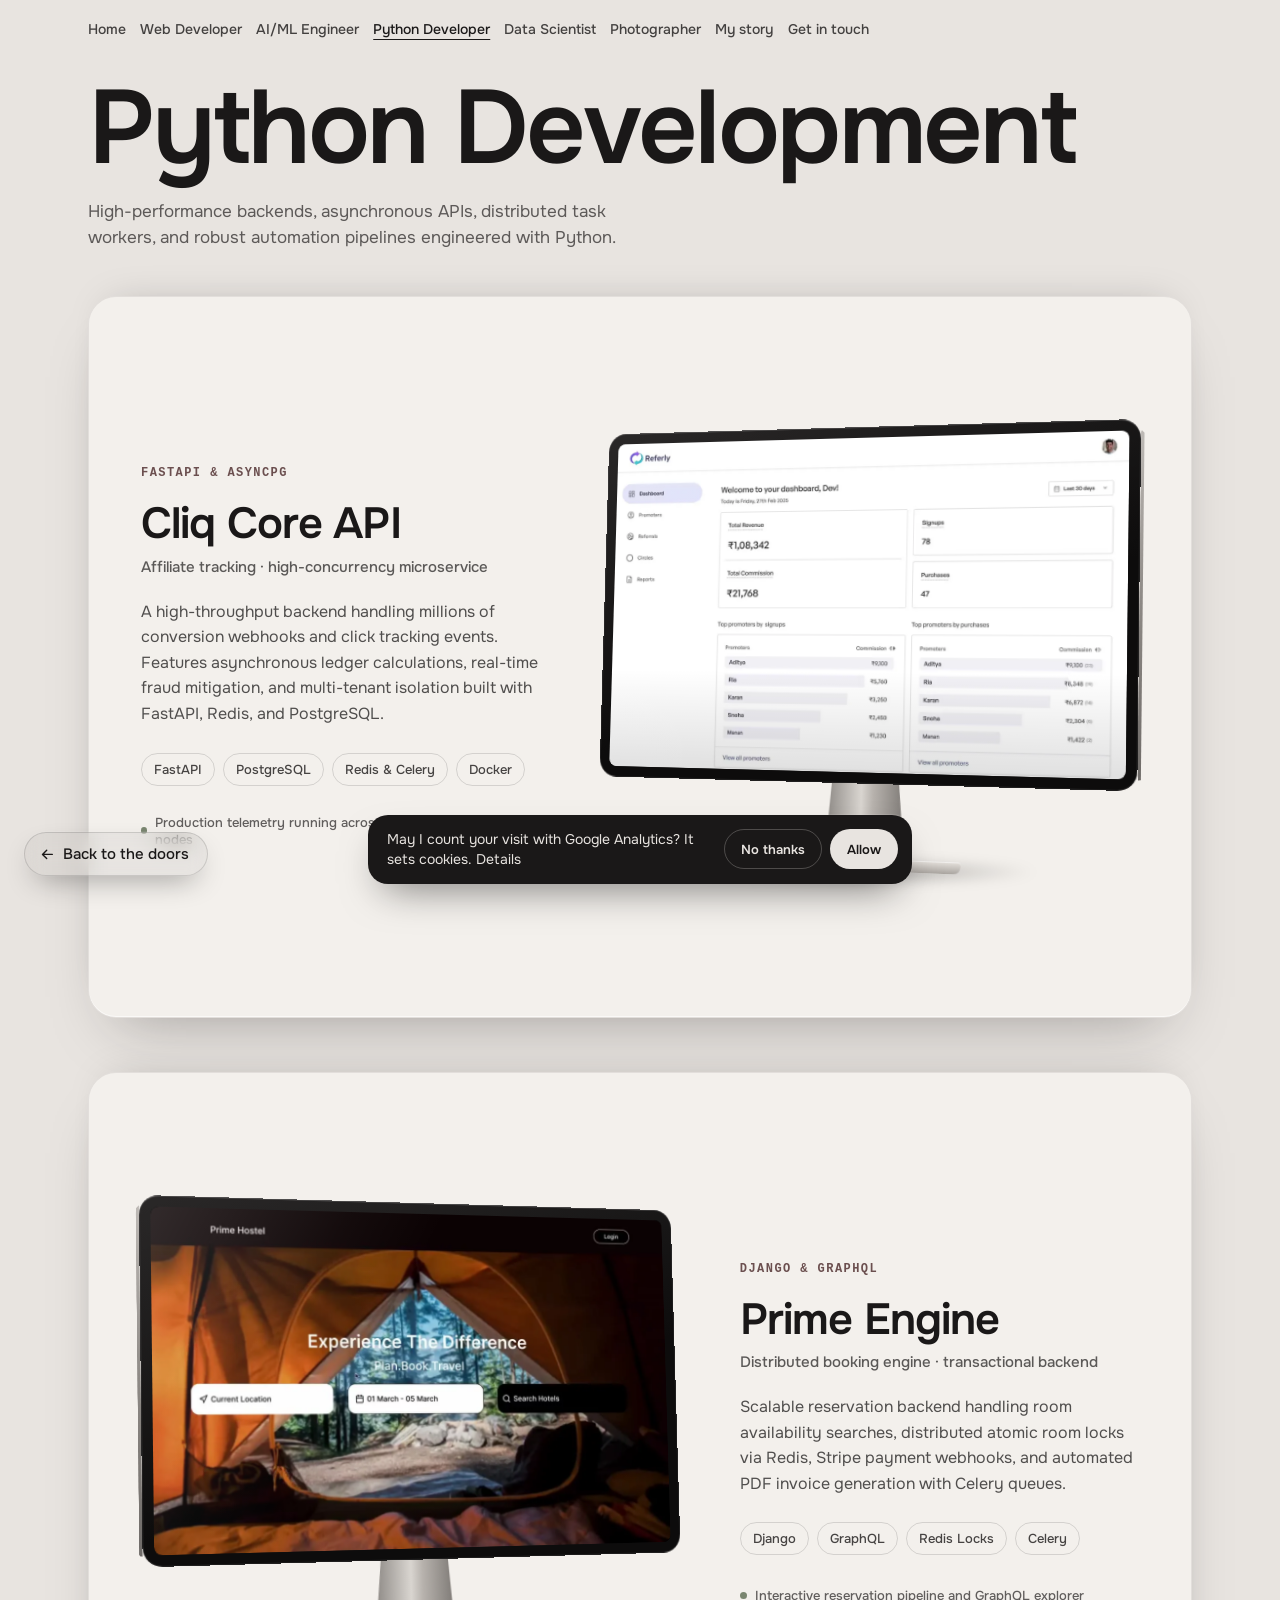
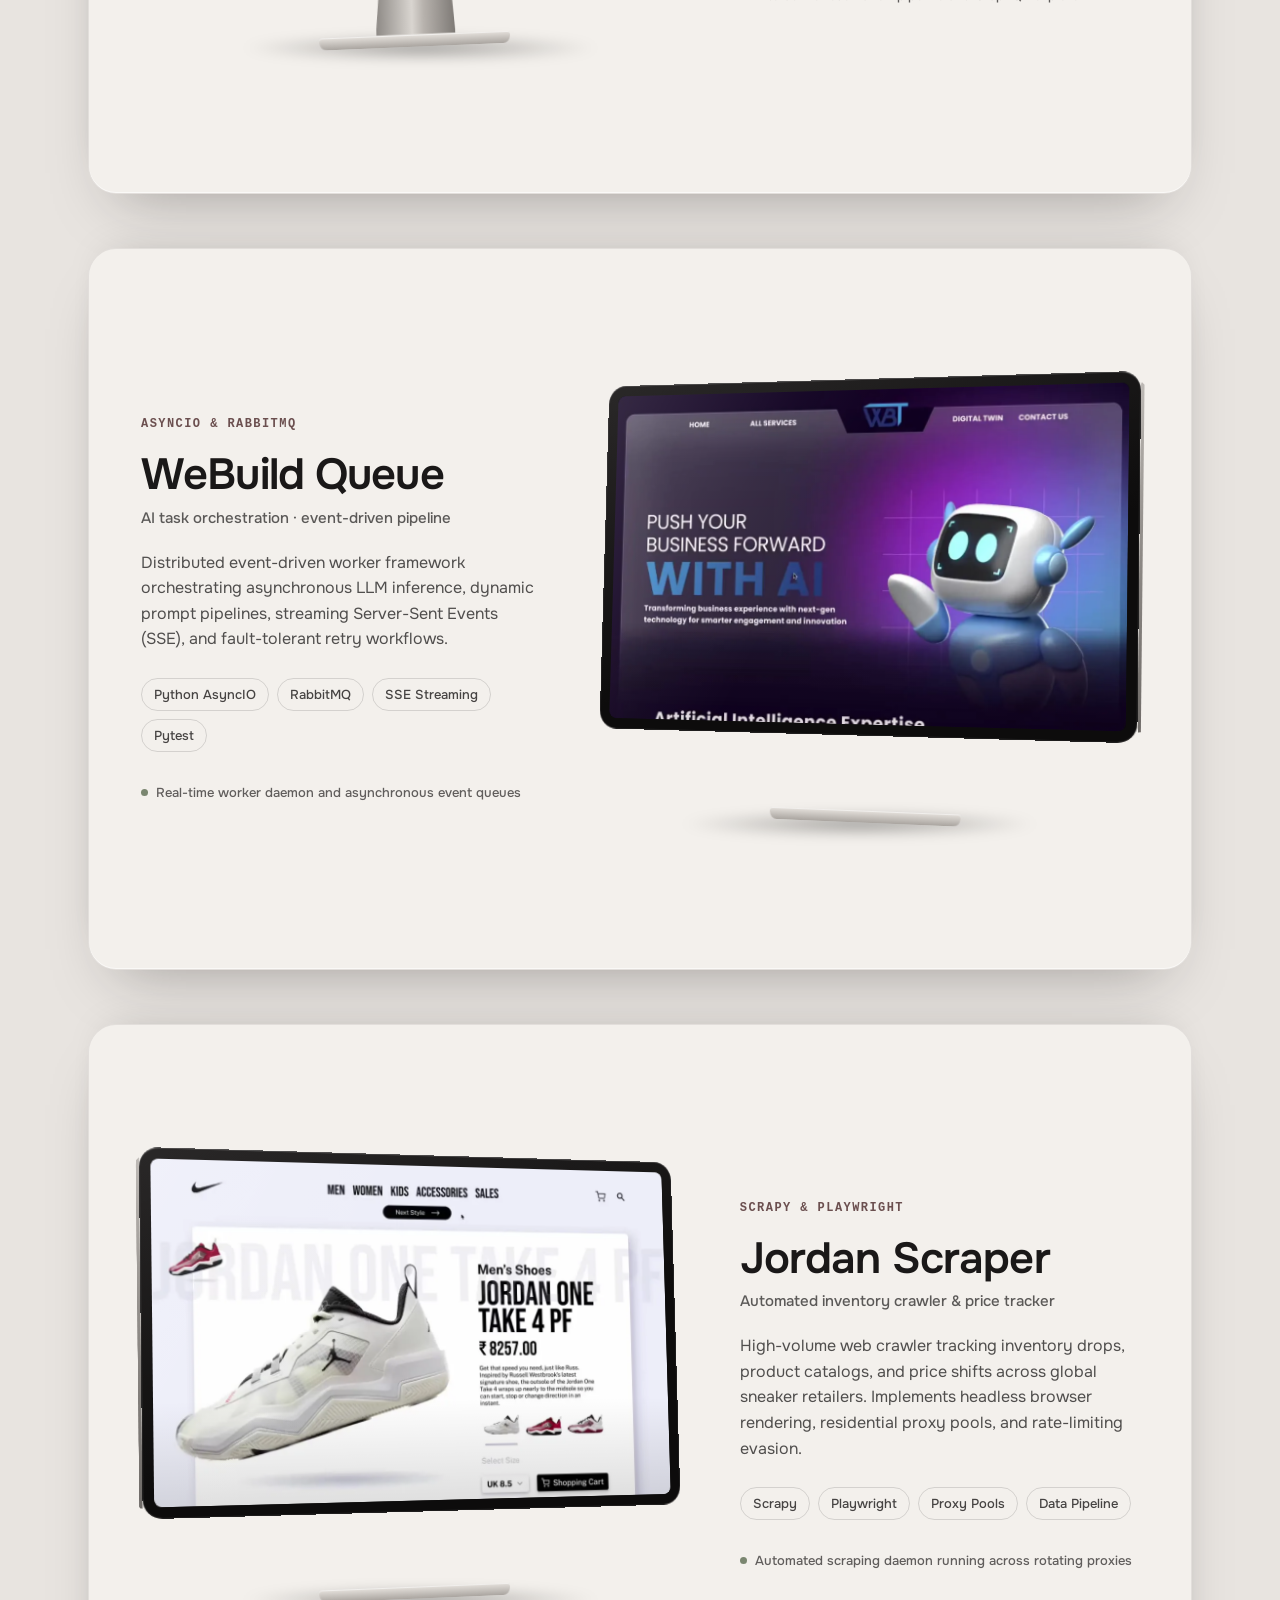
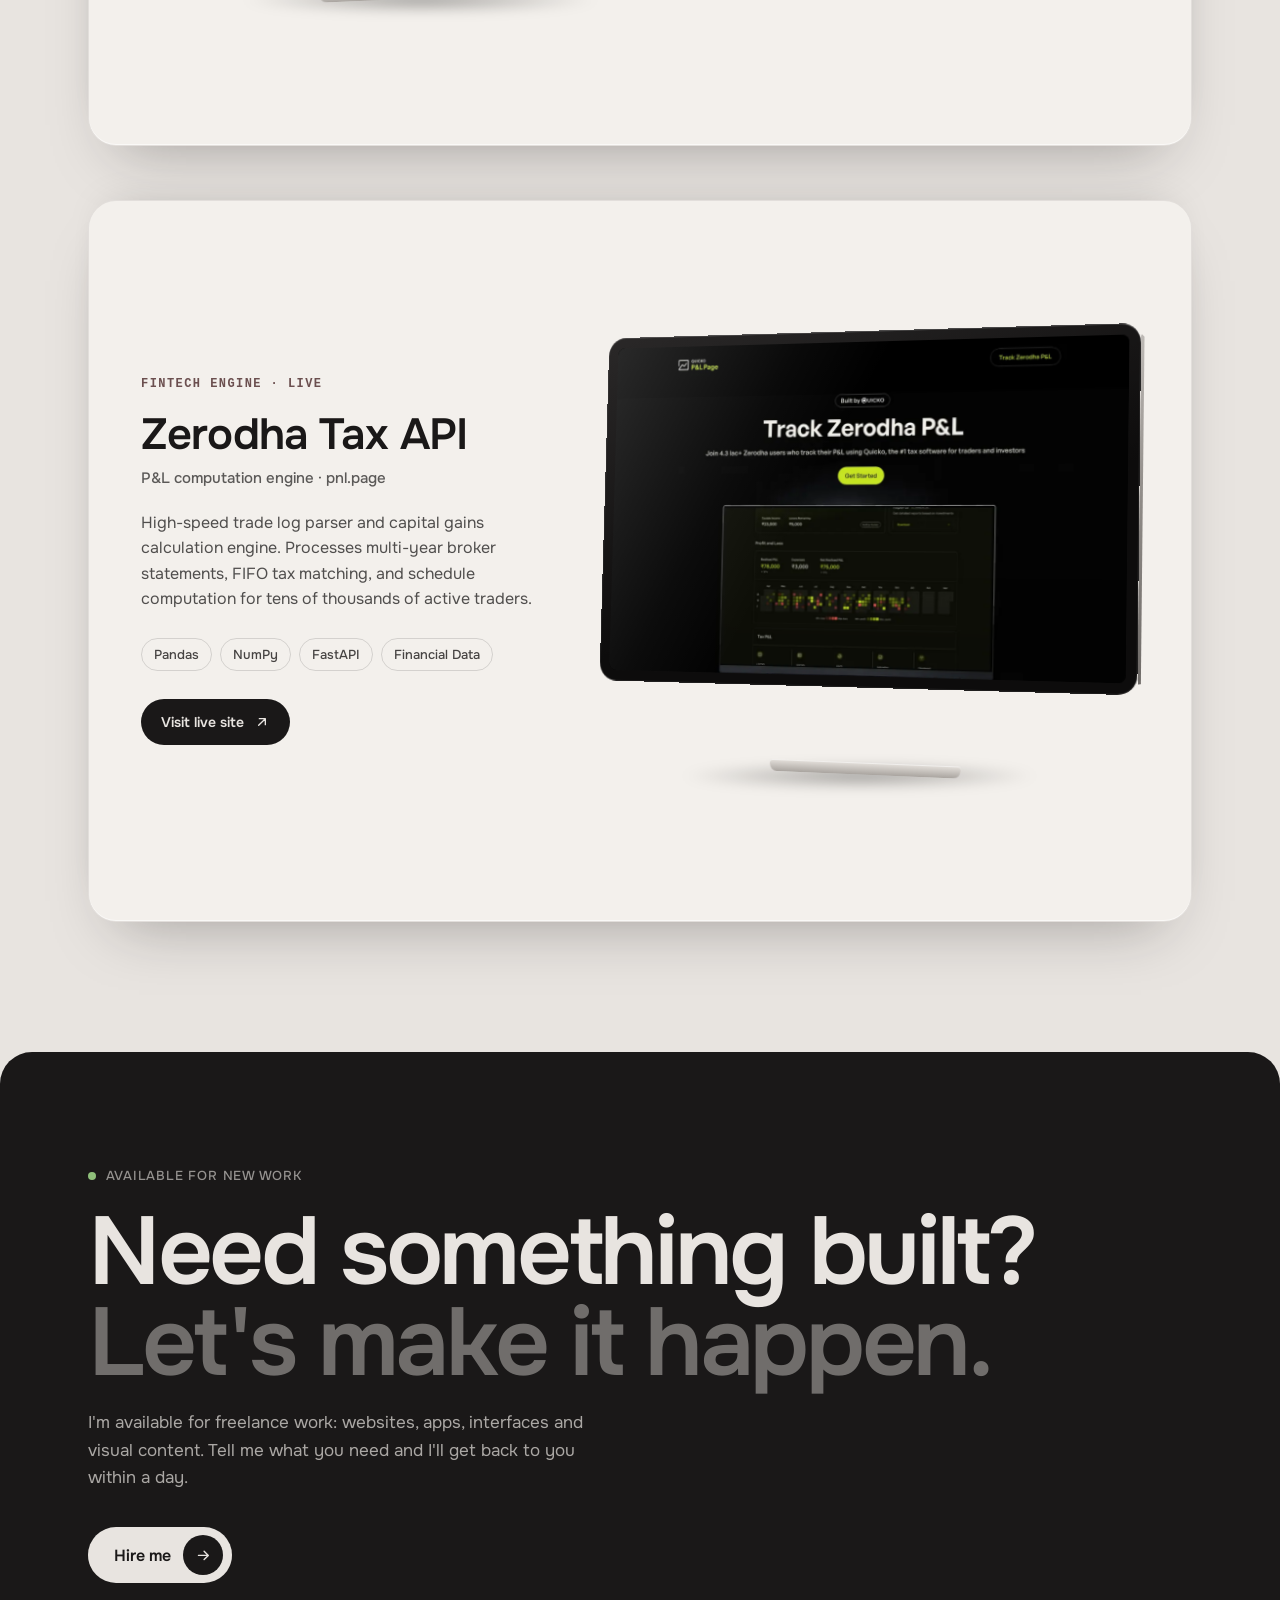
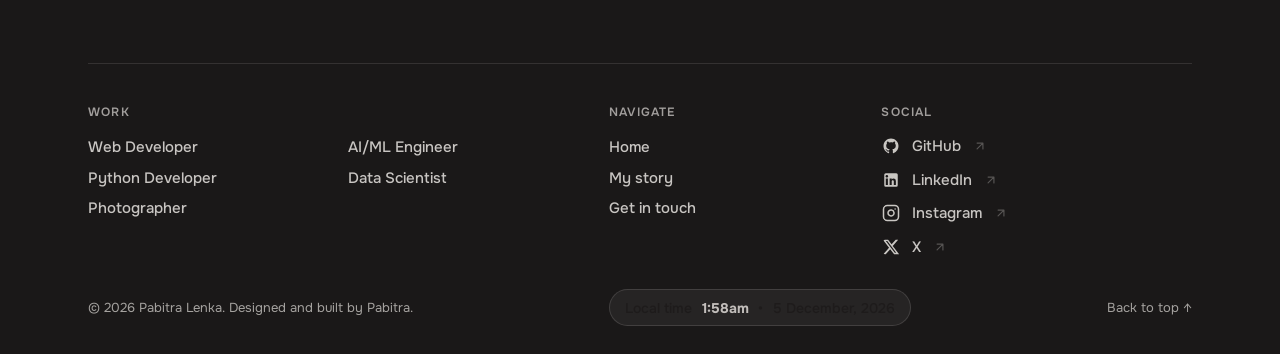
<file: python-developer/index.html>
<!DOCTYPE html>
<html lang="en">
<head>
<meta charset="UTF-8" />
<meta name="viewport" content="width=device-width, initial-scale=1.0, viewport-fit=cover" />
<title>Python Developer — Pabitra Lenka</title>
<link rel="preload" href="../fonts/onest-latin.woff2" as="font" type="font/woff2" crossorigin>
<style>@font-face{font-family:'Onest';font-style:normal;font-display:swap;font-weight:100 900;src:url(../fonts/onest-latin.woff2) format('woff2');unicode-range:U+0000-00FF,U+0131,U+0152-0153,U+02BB-02BC,U+02C6,U+02DA,U+02DC,U+0304,U+0308,U+0329,U+2000-206F,U+20AC,U+2122,U+2191,U+2193,U+2212,U+2215,U+FEFF,U+FFFD}@font-face{font-family:'Onest';font-style:normal;font-display:swap;font-weight:100 900;src:url(../fonts/onest-latin-ext.woff2) format('woff2');unicode-range:U+0100-02BA,U+02BD-02C5,U+02C7-02CC,U+02CE-02D7,U+02DD-02FF,U+0304,U+0308,U+0329,U+1D00-1DBF,U+1E00-1E9F,U+1EF2-1EFF,U+2020,U+20A0-20AB,U+20AD-20C0,U+2113,U+2C60-2C7F,U+A720-A7FF}</style>

<meta name="description" content="Backend systems, REST &amp; GraphQL APIs, asynchronous pipelines and automation in Python. Remote Python developer available for projects worldwide." />
<meta name="theme-color" content="#1A1818" />
<script>if(/[?&]embed\b/.test(location.search))document.documentElement.classList.add('embed');try{if(localStorage.getItem('pabitra-mode')==='dark')document.documentElement.dataset.mode='dark'}catch(e){}</script>
<style>
:root{--bg:#E8E4E0;--fg:#1A1818;--fg-rgb:26,24,24;--card:#F3F0EC;--card-line:rgba(26,24,24,.08);--accent:#6B4F4F;--room:#FBFAF8;
  --shadow:0 -1px 0 rgba(255,255,255,.6) inset,0 30px 60px -30px rgba(26,24,24,.35),0 -12px 40px -24px rgba(26,24,24,.25);
  --font:'Onest',ui-sans-serif,system-ui,-apple-system,'Segoe UI',sans-serif;color-scheme:light}
html[data-mode="dark"]{--bg:#1A1818;--fg:#E8E4E0;--fg-rgb:232,228,224;--card:#232020;--card-line:rgba(232,228,224,.08);--accent:#D9C6C6;--room:#050505;
  --shadow:0 1px 0 rgba(255,255,255,.04) inset,0 30px 60px -30px rgba(0,0,0,.8),0 -12px 40px -20px rgba(0,0,0,.7);color-scheme:dark}
*{box-sizing:border-box;margin:0;padding:0}
html{scrollbar-width:none}html::-webkit-scrollbar{display:none}
body{min-height:100vh;background:var(--bg);color:var(--fg);font-family:var(--font);-webkit-font-smoothing:antialiased;overflow-x:clip}
a{color:inherit;text-decoration:none}
:focus-visible{outline:2px solid #6B5C5C;outline-offset:3px}
.glow{position:fixed;inset:0;pointer-events:none;z-index:50;background:var(--room);animation:out .8s ease .15s forwards}
@keyframes out{to{opacity:0;visibility:hidden}}
html.embed .glow{animation:none;transition:opacity .45s ease,visibility 0s linear .45s}
html.embed.in .glow{opacity:0;visibility:hidden}
html.embed.out .glow{opacity:1;visibility:visible;transition:opacity .4s ease}

.wrap{max-width:88rem;margin:0 auto;padding:24px max(16px,env(safe-area-inset-right)) 0 max(16px,env(safe-area-inset-left))}
@media (min-width:1024px){.wrap{padding-inline:88px}}
.top{display:flex;justify-content:space-between;align-items:center;gap:12px;padding-bottom:56px}
.chip{display:inline-flex;align-items:center;height:44px;padding:0 18px;border-radius:999px;border:1px solid rgba(var(--fg-rgb),.14);font-size:14px;font-weight:500;cursor:pointer;transition:background .25s}
.chip:hover{background:rgba(var(--fg-rgb),.05)}
.lbl{font-size:12px;font-weight:500;letter-spacing:.06em;text-transform:uppercase;color:rgba(var(--fg-rgb),.5)}
.intro{display:flex;flex-direction:column;align-items:flex-start;gap:20px;padding-bottom:64px;text-align:left}
.intro h1{white-space:nowrap;font-size:clamp(34px,8.2vw,104px)}
h1{font-size:clamp(44px,7vw,84px);font-weight:600;letter-spacing:-.025em;line-height:.95}
.intro p{max-width:52ch;font-size:17px;line-height:1.55;color:rgba(var(--fg-rgb),.68)}
.intro .count{display:block;margin-top:14px;font-family:ui-monospace,'SF Mono',Menlo,Consolas,monospace;font-size:12px;font-weight:600;letter-spacing:.12em;text-transform:uppercase;color:var(--accent)}

/* ---------- stacked project cards ---------- */
.stack{position:relative;padding-bottom:12vh}
.card{position:sticky;top:calc(var(--nav-h,72px) + 16px + var(--i) * 14px);margin-bottom:6vh;border-radius:28px;background:var(--card);box-shadow:var(--shadow);
  border:1px solid var(--card-line);transform-origin:50% 0;will-change:transform;overflow:hidden}
.card__in{display:grid;gap:28px;padding:28px;min-height:min(calc(100vh - var(--nav-h,72px) - 120px),720px)}
@media (min-width:900px){
  .card__in{grid-template-columns:minmax(0,5fr) minmax(0,7fr);align-items:center;gap:40px;padding:48px 52px}
  .card.flip .card__in{grid-template-columns:minmax(0,7fr) minmax(0,5fr)}
  .card.flip .card__info{order:2}
}
.card__dim{position:absolute;inset:0;background:#000;opacity:0;pointer-events:none;border-radius:inherit}
.card__meta{display:flex;align-items:center;gap:12px;margin-bottom:22px;font-family:ui-monospace,'SF Mono',Menlo,Consolas,monospace;font-size:12px;font-weight:600;letter-spacing:.12em;text-transform:uppercase;color:var(--accent)}
.card__meta .no{color:rgba(var(--fg-rgb),.4)}
.card__meta i{width:22px;height:1px;background:currentColor;opacity:.5}
.card h2{font-size:clamp(30px,3.4vw,46px);font-weight:600;letter-spacing:-.02em;line-height:1.02;margin-bottom:10px}
.card .sub{font-size:15px;font-weight:500;color:rgba(var(--fg-rgb),.7);margin-bottom:22px}
.card .desc{font-size:16px;line-height:1.6;color:rgba(var(--fg-rgb),.75);max-width:44ch;margin-bottom:26px}
.tags{display:flex;flex-wrap:wrap;gap:8px;margin-bottom:28px}
.tags li{list-style:none;padding:7px 12px;border-radius:999px;border:1px solid rgba(var(--fg-rgb),.14);font-size:13px;font-weight:500;color:rgba(var(--fg-rgb),.8)}
.live{display:inline-flex;align-items:center;gap:10px;height:46px;padding:0 20px;border-radius:999px;background:var(--fg);color:var(--bg);font-size:14px;font-weight:600;transition:transform .3s cubic-bezier(.16,1,.3,1)}
.live:hover{transform:translateY(-2px)}
.live svg{width:16px;height:16px}
.note{display:inline-flex;align-items:center;gap:8px;font-size:13px;font-weight:500;color:rgba(var(--fg-rgb),.68)}
.note::before{content:"";width:7px;height:7px;border-radius:50%;background:#7a8670}

/* ---------- the desktop: a slightly side-on monitor ---------- */
.stage{position:relative;perspective:1900px;perspective-origin:50% 40%;padding:10px 0 28px}
.mon{position:relative;transform-style:preserve-3d;transform:rotateY(-17deg) rotateX(4deg);transition:transform 1.2s cubic-bezier(.16,1,.3,1);margin-inline:auto;width:100%;max-width:720px}
.card.flip .mon{transform:rotateY(17deg) rotateX(4deg)}
.card:hover .mon{transform:rotateY(-12deg) rotateX(3deg)}
.card.flip:hover .mon{transform:rotateY(12deg) rotateX(3deg)}
.mon__body{position:relative;transform-style:preserve-3d;--mp:clamp(5px,1.3vw,11px);padding:var(--mp);border-radius:calc(var(--mp) + 8px);background:linear-gradient(160deg,#2a2828,#0d0c0c 60%);
  box-shadow:inset 0 0 0 1px rgba(255,255,255,.08),inset 0 1px 0 rgba(255,255,255,.12)}
/* the monitor's thickness: an edge you see because it is turned */
.mon__body::before{content:"";position:absolute;top:10px;bottom:10px;right:0;width:22px;transform-origin:100% 50%;transform:rotateY(-90deg);
  background:linear-gradient(180deg,#bdb9b5,#8d8985 50%,#6f6b68);border-radius:0 6px 6px 0}
.card.flip .mon__body::before{right:auto;left:0;transform-origin:0 50%;transform:rotateY(90deg)}
.mon__screen{position:relative;aspect-ratio:16/10;border-radius:8px;overflow:hidden;background:#000;transform:translateZ(.5px)}
.mon__screen img.page{position:absolute;left:0;top:0;width:100%;height:auto;display:block;will-change:transform;
  transform:translate3d(0,0,0)}

.mon__screen video{border-radius:inherit;position:absolute;inset:0;width:100%;height:100%;object-fit:contain!important;display:block}
.mon__screen.vid{aspect-ratio:var(--ar,16/10)}
.mon__screen::after{content:"";position:absolute;inset:0;pointer-events:none;
  background:linear-gradient(118deg,rgba(255,255,255,.16) 0%,rgba(255,255,255,.04) 28%,transparent 42%),linear-gradient(0deg,rgba(0,0,0,.12),transparent 30%)}
.mon__neck{position:relative;width:15%;height:clamp(40px,7vw,78px);margin:-2px auto 0;transform:translateZ(-30px);
  background:linear-gradient(90deg,#8e8a86,#d9d5d0 45%,#b7b2ad 60%,#7e7a76);clip-path:polygon(8% 0,92% 0,100% 100%,0 100%)}
.mon__foot{width:36%;height:12px;margin:0 auto;border-radius:3px 3px 8px 8px;transform:translateZ(-30px);
  background:linear-gradient(180deg,#e5e1dc,#a9a49f);box-shadow:0 1px 0 rgba(255,255,255,.5) inset}
.stage::after{content:"";position:absolute;left:18%;right:18%;bottom:14px;height:26px;border-radius:50%;
  background:radial-gradient(closest-side,rgba(0,0,0,.35),transparent);filter:blur(6px);z-index:-1}
html[data-mode="dark"] .stage::after{background:radial-gradient(closest-side,rgba(0,0,0,.8),transparent)}

/* arriving */
.card .card__info>*,.card .stage{transition:opacity .8s ease,transform 1s cubic-bezier(.16,1,.3,1)}
.card:not(.seen) .card__info>*{opacity:0;transform:translateY(18px)}
.card:not(.seen) .stage{opacity:0;transform:translateX(40px)}
@media (max-width:899.98px){.card:not(.seen) .stage,.card.flip:not(.seen) .stage{transform:translateY(20px)}}
.card.flip:not(.seen) .stage{transform:translateX(-40px)}
.card .card__info>*:nth-child(2){transition-delay:.05s}.card .card__info>*:nth-child(3){transition-delay:.1s}
.card .card__info>*:nth-child(4){transition-delay:.15s}.card .card__info>*:nth-child(5){transition-delay:.2s}.card .card__info>*:nth-child(6){transition-delay:.25s}

.outro{padding:10vh 0 14vh;text-align:center}
.outro p{font-size:15px;color:rgba(var(--fg-rgb),.55);margin-bottom:18px}

@media (max-width:899.98px){
  .card{top:calc(var(--nav-h,64px) + 10px + var(--i) * 10px);border-radius:22px}
  /* phones: each card fits one screen, desktop on top, the essentials below */
  .card__in{padding:16px 18px 20px;min-height:auto;gap:4px;max-height:calc(100svh - var(--nav-h,64px) - 40px)}
  .stage{order:-1;padding:4px 6% 18px}
  .mon__neck{height:30px}
  .card__meta{margin-bottom:8px;font-size:11px}
  .card h2{font-size:26px;margin-bottom:4px}
  .card .sub{font-size:13px;margin-bottom:10px}
  .card .desc{font-size:14px;line-height:1.5;margin-bottom:14px;display:-webkit-box;-webkit-line-clamp:3;-webkit-box-orient:vertical;overflow:hidden}
  .tags{display:none}
  .live{height:44px;padding:0 18px;font-size:13px}
  .mon,.card.flip .mon{transform:rotateY(-10deg) rotateX(3deg)}
  .card.flip .mon__body::before{right:0;left:auto;transform-origin:100% 50%;transform:rotateY(-90deg)}
}
@media (prefers-reduced-motion:reduce){
  .glow{display:none}
  .card .card__info>*,.card .stage{transition:none;opacity:1!important;transform:none!important}
}

.rn{position:sticky;top:0;z-index:40;transition:background .35s ease,box-shadow .35s ease}
.rn{background:var(--bg)}
.rn.stuck{box-shadow:0 1px 0 rgba(var(--fg-rgb),.1)}
.rn__in{max-width:88rem;margin:0 auto;display:flex;align-items:center;justify-content:space-between;gap:1.5rem;padding:1.1rem max(16px,env(safe-area-inset-right)) 1.1rem max(16px,env(safe-area-inset-left));transition:padding .35s ease}
.rn.stuck .rn__in{padding-block:.8rem}
@media (min-width:1024px){.rn__in{padding-inline:88px}}
.rn nav ul{display:none;list-style:none;margin:0;padding:0;gap:clamp(.65rem, 1.1vw, 1.25rem);white-space:nowrap}
.rn nav button{padding:0;border:0;background:none;color:var(--fg);font:inherit;font-size:clamp(.875rem, .95vw, 1rem);font-weight:500;opacity:.8;cursor:pointer;transition:opacity .2s}
.rn nav button:hover,.rn nav button[aria-current]{opacity:1}
.rn nav button[aria-current]{text-decoration:underline;text-underline-offset:.35em;text-decoration-thickness:1px}
.rn__clock{display:flex;align-items:center;gap:.6rem;padding:.6rem .9rem;border-radius:999px;border:1px solid rgba(var(--fg-rgb),.12);font-size:.875rem;font-weight:500;white-space:nowrap}
.rn__clock span{color:rgba(var(--fg-rgb),.68)}
.rn__menu{display:inline-flex;align-items:center;justify-content:center;gap:.5rem;height:2.75rem;padding:0 1.05rem 0 .95rem;font:500 .9375rem/1 'Onest',ui-sans-serif,system-ui,-apple-system,'Segoe UI',sans-serif;border-radius:999px;border:1px solid rgba(var(--fg-rgb),.12);background:none;color:var(--fg);cursor:pointer}
.rn__menu svg{width:1.1rem;height:1.1rem}
/* ---------- the menu, full screen, on small screens ---------- */
.rn__panel{position:fixed;inset:0;z-index:110;display:flex;flex-direction:column;
  padding:max(1rem,env(safe-area-inset-top)) max(1.25rem,env(safe-area-inset-right)) max(1.5rem,env(safe-area-inset-bottom)) max(1.25rem,env(safe-area-inset-left));
  background:var(--bg);color:var(--fg);visibility:hidden;opacity:0;
  transition:opacity .4s cubic-bezier(.4,0,.2,1),visibility 0s linear .4s}
.rn.open .rn__panel{visibility:visible;opacity:1;transition-delay:0s}
/* a wash of colour sweeps up behind the items as it opens */
.rn__panel::before{content:"";position:absolute;inset:0;pointer-events:none;
  background:radial-gradient(70% 55% at 12% 100%,rgba(164,85,44,.2),transparent 70%),
             radial-gradient(60% 50% at 95% 4%,rgba(196,176,176,.18),transparent 72%);
  opacity:0;transform:translateY(12%) scale(1.08);transition:opacity .6s ease,transform .9s cubic-bezier(.16,1,.3,1)}
.rn.open .rn__panel::before{opacity:1;transform:none}
.rn__phead{position:relative;z-index:1;display:flex;align-items:center;justify-content:space-between;min-height:2.75rem;margin-bottom:auto}
.rn__plbl{font:600 .75rem/1 'Onest',ui-sans-serif,system-ui,sans-serif;letter-spacing:.16em;text-transform:uppercase;color:rgba(var(--fg-rgb),.5)}
.rn__pclose{display:inline-flex;align-items:center;justify-content:center;width:2.75rem;height:2.75rem;border-radius:999px;
  border:1px solid rgba(var(--fg-rgb),.14);background:none;color:var(--fg);cursor:pointer;transition:background .25s,transform .35s cubic-bezier(.16,1,.3,1)}
.rn__pclose:hover{background:rgba(var(--fg-rgb),.08);transform:rotate(90deg)}
.rn__pclose svg{width:1.15rem;height:1.15rem}
.rn__plist{position:relative;z-index:1;display:flex;flex-direction:column;justify-content:center;gap:.1rem;padding-block:2rem}
/* each line rises into place, one after the other */
.rn__plist button{position:relative;display:flex;align-items:baseline;gap:.85rem;width:100%;padding:.45rem 0;border:0;background:none;color:var(--fg);
  font:600 clamp(2rem,9.5vw,2.9rem)/1.06 'Onest',ui-sans-serif,system-ui,sans-serif;letter-spacing:-.03em;text-align:left;cursor:pointer;
  opacity:0;transform:translateY(1.1rem);transition:opacity .5s ease,transform .66s cubic-bezier(.16,1,.3,1),color .25s ease}
.rn.open .rn__plist button{opacity:1;transform:none;transition-delay:calc(var(--i,0) * 55ms + 90ms)}
.rn__plist button::before{content:counter(rnc,decimal-leading-zero);counter-increment:rnc;
  font:600 .8125rem/1 ui-monospace,'SF Mono',Menlo,Consolas,monospace;letter-spacing:.1em;color:rgba(var(--fg-rgb),.38);transition:color .25s}
.rn__plist{counter-reset:rnc}
.rn__plist button[aria-current]{color:var(--fg)}
.rn__plist button[aria-current]::before{color:#A4552C}
@media (hover:hover){.rn__plist button:hover{color:#A4552C}.rn__plist button:hover::before{color:#A4552C}}
.rn__pfoot{position:relative;z-index:1;margin-top:auto;padding-top:1.25rem;border-top:1px solid rgba(var(--fg-rgb),.1);
  font:500 .8125rem/1.4 'Onest',ui-sans-serif,system-ui,sans-serif;color:rgba(var(--fg-rgb),.55);
  opacity:0;transform:translateY(.6rem);transition:opacity .5s ease .34s,transform .6s cubic-bezier(.16,1,.3,1) .34s}
.rn.open .rn__pfoot{opacity:1;transform:none}
html.rn-lock,html.rn-lock body{overflow:hidden}
@media (prefers-reduced-motion:reduce){
  .rn__panel,.rn__panel::before,.rn__plist button,.rn__pfoot{transition-duration:.01ms!important;transform:none!important}}

/* ---------- where things sit in the bar ---------- */
/* wide: the full nav shows, and "back" floats in the bottom-left corner instead of taking bar space */
@media (min-width:1200px){
  .rn nav ul{display:flex}
  .rn__menu,.rn__panel{display:none!important}
  .backd{position:fixed;left:max(1.5rem,env(safe-area-inset-left));bottom:max(1.5rem,calc(env(safe-area-inset-bottom) + 1rem));top:auto;z-index:60;
    height:3rem;padding:0 1.25rem 0 1rem;border-color:transparent;
    background:var(--bd-float,rgba(26,24,24,.9));color:var(--bd-floatfg,#E8E4E0);
    -webkit-backdrop-filter:blur(10px);backdrop-filter:blur(10px);
    box-shadow:0 12px 30px -12px rgba(0,0,0,.45),0 0 0 1px rgba(255,255,255,.08)}
  .backd span{display:inline}
  .backd:hover{background:var(--bd-float,rgba(26,24,24,1));border-color:transparent}
}
html[data-mode="dark"] .backd{--bd-float:rgba(232,228,224,.92);--bd-floatfg:#1A1818}
/* narrow: back on the left, menu on the right, no clock */
@media (max-width:1199.98px){
  .rn__in{justify-content:space-between}
  .rn nav{display:none}
  .rn__clock{display:none}
  .rn__menu{order:99;margin-left:auto}
  .backd{order:-2}
}

/* ---------- footer ---------- */
/* the footer slides up over the last 32px of the section above, so its rounded corners show that
   section's real background (gradients and glows included) instead of a flat patch of colour */
.sfw{position:relative;z-index:2;background:transparent;margin-top:-32px}
.sfw--dark .sf{box-shadow:inset 0 1px 0 rgba(232,228,224,.12)}
.sf{--sf-bg:#1A1818;--sf-fg:#E8E4E0;--sf-rgb:232,228,224;--sf-acc:#C4B0B0;position:relative;z-index:2;background:var(--sf-bg);color:var(--sf-fg);
  border-radius:2rem 2rem 0 0;overflow:hidden;font-family:'Onest',ui-sans-serif,system-ui,-apple-system,'Segoe UI',sans-serif}
html[data-mode="dark"] .sf{--sf-bg:#0F0E0E;box-shadow:inset 0 1px 0 rgba(232,228,224,.1)}
.sf__in{max-width:88rem;margin:0 auto;padding:5.5rem 1.25rem 1.5rem}
@media (min-width:1024px){.sf__in{padding:7rem 5.5rem 1.75rem}}
html,body{overscroll-behavior-y:none}
html{background:#1A1818}html[data-mode="dark"]{background:#0F0E0E}
body{margin:0}
.sf{margin-bottom:0}
.sf__eye{display:inline-flex;align-items:center;gap:.6rem;font-size:.8125rem;font-weight:500;letter-spacing:.06em;text-transform:uppercase;color:rgba(var(--sf-rgb),.6)}
.sf__eye i{width:.5rem;height:.5rem;border-radius:50%;background:#8FBF7A;box-shadow:0 0 0 0 rgba(143,191,122,.6);animation:sfPulse 2.2s ease-out infinite}
@keyframes sfPulse{70%{box-shadow:0 0 0 .55rem rgba(143,191,122,0)}100%{box-shadow:0 0 0 0 rgba(143,191,122,0)}}
.sf__h{margin:1.4rem 0 1.25rem;font-size:clamp(2.75rem,7.5vw,6.5rem);font-weight:600;line-height:.95;letter-spacing:-.035em}
.sf__h span{display:block;color:rgba(var(--sf-rgb),.42)}
.sf__p{max-width:46ch;font-size:1.0625rem;line-height:1.6;color:rgba(var(--sf-rgb),.7)}
.sf__cta{display:flex;flex-wrap:wrap;gap:.75rem;margin-top:2.25rem}
.sf__btn{display:inline-flex;align-items:center;gap:.8rem;height:3.5rem;padding:0 .55rem 0 1.6rem;border:0;border-radius:999px;background:var(--sf-fg);color:var(--sf-bg);
  font:inherit;font-size:1rem;font-weight:600;cursor:pointer;transition:transform .35s cubic-bezier(.16,1,.3,1)}
.sf__btn b{display:grid;place-items:center;width:2.5rem;height:2.5rem;border-radius:50%;background:var(--sf-bg);color:var(--sf-fg)}
.sf__btn svg{width:1.05rem;height:1.05rem;transition:transform .35s cubic-bezier(.16,1,.3,1)}
.sf__btn:hover{transform:translateY(-2px)}.sf__btn:hover svg{transform:translateX(3px)}
.sf__ghost{display:inline-flex;align-items:center;height:3.5rem;padding:0 1.5rem;border-radius:999px;border:1px solid rgba(var(--sf-rgb),.2);background:none;color:var(--sf-fg);
  font:inherit;font-size:1rem;font-weight:500;cursor:pointer;transition:background .25s}
.sf__ghost:hover{background:rgba(var(--sf-rgb),.07)}
.sf__cols{display:grid;grid-template-columns:repeat(2,minmax(0,1fr));gap:2.25rem 1.5rem;margin-top:5rem;padding-top:2.5rem;border-top:1px solid rgba(var(--sf-rgb),.12)}
@media (min-width:768px){.sf__cols{grid-template-columns:2fr 1fr 1.25fr}}
.sf__social ul{list-style:none;margin:0;padding:0;display:flex;flex-direction:column;gap:.5rem}
.sf__social-link{
  position:relative;
  display:inline-flex;
  align-items:center;
  justify-content:space-between;
  gap:.75rem;
  padding:.55rem .95rem;
  border-radius:.85rem;
  border:1px solid rgba(var(--sf-rgb),.14);
  background:rgba(var(--sf-rgb),.04);
  color:rgba(var(--sf-rgb),.88);
  font:inherit;
  font-size:.9375rem;
  font-weight:500;
  text-decoration:none;
  overflow:hidden;
  isolation:isolate;
  cursor:pointer;
  transition:transform .28s cubic-bezier(.16,1,.3,1), border-color .3s ease, background .3s ease, box-shadow .35s ease, color .25s ease;
}
.sf__social-link .sf__s-main{display:inline-flex;align-items:center;gap:.65rem}
.sf__social-link .sf__s-icon{display:inline-flex;align-items:center;justify-content:center;width:1.25rem;height:1.25rem;transition:transform .3s cubic-bezier(.16,1,.3,1), color .3s ease, filter .3s ease}
.sf__social-link .sf__s-arr{width:.875rem;height:.875rem;opacity:.35;transition:transform .3s cubic-bezier(.16,1,.3,1), opacity .3s ease}
.sf__social-link::before{
  content:'';
  position:absolute;
  inset:0;
  border-radius:inherit;
  opacity:0;
  transform:scale(.85);
  transition:opacity .35s ease, transform .4s cubic-bezier(.16,1,.3,1);
  z-index:-1;
}
.sf__social-link--github:hover{
  border-color:rgba(255,255,255,.75);
  color:#fff;
  transform:translateY(-2px);
  box-shadow:0 0 28px rgba(255,255,255,.24), 0 4px 14px rgba(0,0,0,.35);
}
.sf__social-link--github:hover::before{
  opacity:1;
  transform:scale(1);
  background:radial-gradient(circle 90px at var(--cx, 50%) var(--cy, 50%), rgba(255,255,255,.22) 0%, rgba(255,255,255,.06) 60%, transparent 100%), #24292e;
}
.sf__social-link--github:hover .sf__s-icon{color:#fff;transform:scale(1.14);filter:drop-shadow(0 0 6px rgba(255,255,255,.6))}
.sf__social-link--linkedin:hover{
  border-color:#0A66C2;
  color:#fff;
  transform:translateY(-2px);
  box-shadow:0 0 32px rgba(10,102,194,.55), 0 4px 16px rgba(10,102,194,.3);
}
.sf__social-link--linkedin:hover::before{
  opacity:1;
  transform:scale(1);
  background:radial-gradient(circle 100px at var(--cx, 50%) var(--cy, 50%), #0A66C2 0%, rgba(10,102,194,.85) 45%, rgba(10,102,194,.3) 100%);
}
.sf__social-link--linkedin:hover .sf__s-icon{color:#fff;transform:scale(1.15);filter:drop-shadow(0 0 8px rgba(255,255,255,.8))}
.sf__social-link--instagram:hover{
  border-color:#E1306C;
  color:#fff;
  transform:translateY(-2px);
  box-shadow:0 0 36px rgba(225,48,108,.6), 0 0 18px rgba(253,89,73,.45);
}
.sf__social-link--instagram:hover::before{
  opacity:1;
  transform:scale(1);
  background:radial-gradient(circle 110px at var(--cx, 50%) var(--cy, 50%), rgba(253,89,73,.95) 0%, rgba(225,48,108,.9) 50%, rgba(131,58,180,.85) 100%);
}
.sf__social-link--instagram:hover .sf__s-icon{color:#fff;transform:scale(1.15);filter:drop-shadow(0 0 8px rgba(255,255,255,.8))}
.sf__social-link--x:hover{
  border-color:rgba(255,255,255,.9);
  color:#fff;
  transform:translateY(-2px);
  box-shadow:0 0 30px rgba(255,255,255,.4), 0 4px 16px rgba(0,0,0,.5);
}
.sf__social-link--x:hover::before{
  opacity:1;
  transform:scale(1);
  background:radial-gradient(circle 90px at var(--cx, 50%) var(--cy, 50%), rgba(255,255,255,.28) 0%, rgba(255,255,255,.08) 55%, transparent 100%), #000;
}
.sf__social-link--x:hover .sf__s-icon{color:#fff;transform:scale(1.14);filter:drop-shadow(0 0 8px rgba(255,255,255,.8))}
.sf__social-link:hover .sf__s-arr{opacity:1;transform:translate(2px, -2px)}
.sf__cols h3{margin-bottom:1rem;font-size:.75rem;font-weight:600;letter-spacing:.1em;text-transform:uppercase;color:rgba(var(--sf-rgb),.66)}
.sf__cols ul{list-style:none;margin:0;padding:0;display:flex;flex-direction:column;gap:.6rem}
@media (pointer:coarse),(max-width:767.98px){.sf__cols ul{gap:0}.sf__cols button,.sf__cols a,.sf__bot button{min-height:44px;min-width:44px;display:inline-flex;align-items:center}.sf__cols li.st{min-height:32px;display:flex;align-items:center}}
.sf__cols button,.sf__cols a{padding:0;border:0;background:none;color:rgba(var(--sf-rgb),.85);font:inherit;font-size:.9375rem;font-weight:500;cursor:pointer;text-align:left;text-decoration:none;transition:color .2s}
.sf__cols button:hover,.sf__cols a:hover{color:#fff}
.sf__cols li.st{font-size:.9375rem;color:rgba(var(--sf-rgb),.85)}
.sf__cols .work{display:grid;grid-template-columns:repeat(auto-fill,minmax(10rem,1fr));gap:.6rem 1.5rem}
.sf__in{position:relative;z-index:1}
/* the name runs the full width of the footer, edge to edge, behind the links and the bottom line */
.sf__word{position:absolute;left:0;right:0;bottom:0;z-index:0;margin:0;padding:0 1.2vw;font-size:var(--wf,15vw);font-weight:700;line-height:.74;letter-spacing:-.055em;
  color:rgba(var(--sf-rgb),.17);user-select:none;pointer-events:none;white-space:nowrap;text-align:center;transform:translateY(.05em)}
.sf__word span{display:inline-block}
.sf__word .short{display:none}
@media (max-width:767.98px){.sf__word .full{display:none}.sf__word .short{display:inline-block}}

.sf__bot{display:flex;flex-wrap:wrap;justify-content:space-between;align-items:center;gap:.75rem;margin-top:1.75rem;font-size:.8125rem;color:rgba(var(--sf-rgb),.68)}
.sf__bot button{padding:0;border:0;background:none;color:inherit;font:inherit;cursor:pointer}.sf__bot button:hover{color:var(--sf-fg)}
.sf__clock{display:inline-flex;align-items:center;gap:.6rem;padding:.55rem .95rem;font-size:.875rem;border-radius:999px;border:1px solid rgba(var(--sf-rgb),.14);background:rgba(232,228,224,.06);color:rgba(var(--sf-rgb),.8);white-space:nowrap}
.sf__legal a{color:inherit;text-decoration:underline;text-underline-offset:.2em;text-decoration-color:rgba(var(--sf-rgb),.35)}.sf__legal a:hover{color:var(--sf-fg)}
@media (pointer:coarse),(max-width:767.98px){.sf__legal a{min-height:44px;display:inline-flex;align-items:center}}
@media (prefers-reduced-motion:reduce){.sf__eye i{animation:none}}
/* ---------- floating back-to-top ---------- */
.totop{--tt-bg:#1A1818;--tt-fg:#E8E4E0;--tt-ring:232,228,224;position:fixed;right:max(1.25rem,env(safe-area-inset-right));bottom:max(1.25rem,env(safe-area-inset-bottom));z-index:60;
  display:grid;place-items:center;width:3.25rem;height:3.25rem;padding:0;border:0;border-radius:50%;background:var(--tt-bg);color:var(--tt-fg);cursor:pointer;
  box-shadow:0 10px 30px -10px rgba(0,0,0,.45),0 0 0 1px rgba(var(--tt-ring),.14);
  opacity:0;visibility:hidden;transform:translateY(.75rem) scale(.9);
  transition:opacity .35s ease,visibility 0s linear .35s,transform .45s cubic-bezier(.16,1,.3,1),background .3s ease,color .3s ease,box-shadow .3s ease}
.totop.show{opacity:1;visibility:visible;transform:none;transition-delay:0s}
.totop[data-on="dark"]{--tt-bg:#E8E4E0;--tt-fg:#1A1818;--tt-ring:26,24,24}
.totop svg.ar{width:1.15rem;height:1.15rem;transition:transform .4s cubic-bezier(.16,1,.3,1)}
.totop svg.ring{position:absolute;inset:0;width:100%;height:100%;transform:rotate(-90deg);pointer-events:none}
.totop .ring circle{fill:none;stroke:currentColor;stroke-width:2;opacity:.85;stroke-dasharray:var(--len);stroke-dashoffset:calc(var(--len) * (1 - var(--p,0)));transition:stroke-dashoffset .12s linear}
.totop .lbl{position:absolute;right:calc(100% + .6rem);top:50%;padding:.4rem .75rem;border-radius:999px;background:var(--tt-bg);color:var(--tt-fg);font:500 .8125rem/1 'Onest',ui-sans-serif,system-ui,sans-serif;
  white-space:nowrap;pointer-events:none;opacity:0;transform:translate(.4rem,-50%);transition:opacity .25s ease,transform .35s cubic-bezier(.16,1,.3,1);box-shadow:0 0 0 1px rgba(var(--tt-ring),.14)}
@media (hover:hover){.totop:hover{transform:translateY(-3px)}.totop:hover svg.ar{transform:translateY(-3px)}.totop:hover .lbl{opacity:1;transform:translate(0,-50%)}}
.totop:focus-visible{outline:2px solid #C4B0B0;outline-offset:3px}
@media (max-width:767.98px){.totop{width:3rem;height:3rem}}
@media (prefers-reduced-motion:reduce){.totop,.totop svg.ar{transition:opacity .2s ease,visibility 0s linear .2s}}

.skel{position:relative}
.skel::after{content:"";position:absolute;inset:0;z-index:6;pointer-events:none;border-radius:inherit;opacity:1;
  background:linear-gradient(100deg,#E2DDD8 30%,#F1EDE9 50%,#E2DDD8 70%);background-size:220% 100%;animation:skel 1.25s linear infinite}
html[data-mode="dark"] .skel::after{background-image:linear-gradient(100deg,#231F1F 30%,#2F2A2A 50%,#231F1F 70%)}
@keyframes skel{from{background-position:120% 0}to{background-position:-100% 0}}
/* a recording that is still buffering: a light sweep over its poster until it plays */
.skel-buf{position:relative}
.skel-buf::before{content:"";position:absolute;inset:0;z-index:6;pointer-events:none;border-radius:inherit;
  background:linear-gradient(100deg,transparent 30%,rgba(255,255,255,.22) 50%,transparent 70%);background-size:220% 100%;animation:skel 1.25s linear infinite}
@media (prefers-reduced-motion:reduce){.skel::after{animation:none}}

/* "Back to the doors" sits in the room's sticky header: it stays on screen the whole
   time you are inside a room, but it is part of the bar rather than floating over the page,
   so it never covers anything you are reading. */
.backd{order:-2;flex:none;display:inline-flex;align-items:center;gap:.5rem;height:2.75rem;padding:0 1.1rem 0 .85rem;
  border:1px solid rgba(var(--fg-rgb),.14);border-radius:999px;background:rgba(var(--fg-rgb),.05);color:var(--fg);
  font:500 .9375rem/1 'Onest',ui-sans-serif,system-ui,-apple-system,'Segoe UI',sans-serif;text-decoration:none;cursor:pointer;white-space:nowrap;
  opacity:0;transform:translateX(-.5rem);transition:opacity .35s ease,transform .45s cubic-bezier(.16,1,.3,1),background .25s ease,border-color .25s ease}
.backd.show{opacity:1;transform:none}
.backd svg{width:1.05rem;height:1.05rem;transition:transform .35s cubic-bezier(.16,1,.3,1)}
@media (hover:hover){.backd:hover{background:rgba(var(--fg-rgb),.1);border-color:rgba(var(--fg-rgb),.26)}.backd:hover svg{transform:translateX(-3px)}}
.backd:focus-visible{outline:2px solid #C4B0B0;outline-offset:3px}
/* phones keep the words on both pills; on the very narrowest screens they just get a little smaller */
@media (max-width:359.98px){.backd,.rn__menu{font-size:.8125rem}.backd{padding:0 .85rem 0 .7rem}.rn__menu{padding:0 .85rem}}
/* the leftover top row above each room's title, and the gap under the intro */
.top{display:none!important}
.intro{padding-bottom:clamp(28px,4vw,44px)!important}
.rn__in{min-width:0}
.rn nav{min-width:0}
</style>
<link rel="canonical" href="https://pabitralenka.in/python-developer/" />
<meta name="robots" content="index,follow,max-image-preview:large,max-snippet:-1,max-video-preview:-1" />
<meta name="author" content="Pabitra Lenka" />
<link rel="icon" href="/favicon.ico" sizes="48x48" />
<link rel="icon" type="image/png" href="/icon-192.png" sizes="192x192" />
<link rel="apple-touch-icon" href="/apple-touch-icon.png" />
<meta property="og:type" content="website" />
<meta property="og:site_name" content="Pabitra Lenka" />
<meta property="og:locale" content="en_US" />
<meta property="og:url" content="https://pabitralenka.in/python-developer/" />
<meta property="og:title" content="Freelance Python Developer — Pabitra Lenka" />
<meta property="og:description" content="Backend systems, REST &amp; GraphQL APIs, asynchronous pipelines and automation in Python. Remote Python developer available for projects worldwide." />
<meta property="og:image" content="/og.jpg" />
<meta property="og:image:secure_url" content="/og.jpg" />
<meta property="og:image:type" content="image/jpeg" />
<meta property="og:image:width" content="1200" />
<meta property="og:image:height" content="630" />
<meta property="og:image:alt" content="Pabitra Lenka&#39;s portfolio" />
<meta name="twitter:card" content="summary_large_image" />
<meta name="twitter:title" content="Freelance Python Developer — Pabitra Lenka" />
<meta name="twitter:description" content="Backend systems, REST &amp; GraphQL APIs, asynchronous pipelines and automation in Python. Remote Python developer available for projects worldwide." />
<meta name="twitter:image" content="/og.jpg" />
<script type="application/ld+json">{"@context":"https://schema.org","@graph":[{"@type":"Person","@id":"https://pabitralenka.in/#pabitra","name":"Pabitra Lenka","url":"https://pabitralenka.in","jobTitle":"Web Developer, AI/ML Engineer, Python Developer, Data Scientist, Photographer","image":"/og.jpg","description":"Freelance Web Developer, AI/ML Engineer, Python Developer, Data Scientist, and Photographer working remotely with clients worldwide.","knowsAbout":["Web development","AI/ML engineering","Python development","Data science","Photography"],"address":{"@type":"PostalAddress","addressCountry":"IN"},"knowsLanguage":["en"],"worksFor":{"@id":"https://pabitralenka.in/#org"}},{"@type":"Organization","@id":"https://pabitralenka.in/#org","name":"Pabitra Lenka — Design & Development","alternateName":"Pabitra Lenka","url":"https://pabitralenka.in","image":"/og.jpg","logo":{"@type":"ImageObject","url":"https://pabitralenka.in/icon-512.png","width":512,"height":512},"founder":{"@id":"https://pabitralenka.in/#pabitra"},"email":"pabitralenka489@gmail.com","contactPoint":{"@type":"ContactPoint","contactType":"sales","email":"pabitralenka489@gmail.com","availableLanguage":"en","areaServed":["US","GB","CA","AU"]},"description":"Freelance Web Development, AI/ML Engineering, Python Development, Data Science, and Photography, delivered remotely.","areaServed":[{"@type":"Country","name":"United States"},{"@type":"Country","name":"United Kingdom"},{"@type":"Country","name":"Canada"},{"@type":"Country","name":"Australia"},"Worldwide"],"hasOfferCatalog":{"@type":"OfferCatalog","name":"Services","itemListElement":[{"@type":"Offer","itemOffered":{"@type":"Service","name":"Web development","description":"Websites and web applications designed and built end to end."}},{"@type":"Offer","itemOffered":{"@type":"Service","name":"AI/ML engineering","description":"Autonomous AI agents, machine learning models, and computer vision systems."}},{"@type":"Offer","itemOffered":{"@type":"Service","name":"Python development","description":"High-performance backends, REST & GraphQL APIs, task queues and automation."}},{"@type":"Offer","itemOffered":{"@type":"Service","name":"Data science","description":"Predictive analytics, statistical modeling, ETL pipelines and business intelligence."}},{"@type":"Offer","itemOffered":{"@type":"Service","name":"Photography","description":"Portrait, event and street photography."}}]}},{"@type":"WebSite","@id":"https://pabitralenka.in/#site","url":"https://pabitralenka.in","name":"Pabitra Lenka — Portfolio","publisher":{"@id":"https://pabitralenka.in/#pabitra"},"inLanguage":"en"},{"@type":"BreadcrumbList","itemListElement":[{"@type":"ListItem","position":1,"name":"Home","item":"https://pabitralenka.in/"},{"@type":"ListItem","position":2,"name":"Freelance Python Developer","item":"https://pabitralenka.in/python-developer/"}]}]}</script>
<meta name="google-site-verification" content="dB3k2roAkI1S8861shwLsjVKNyl1q-TjchYYJWrG-18" /></head>
<body>
<div class="glow" aria-hidden="true"></div>
<header class="rn" id="rn">
  <div class="rn__in">
    <nav aria-label="Primary"><ul><li><button data-nav="home">Home</button></li><li><button data-nav="door:0">Web Developer</button></li><li><button data-nav="door:1">AI/ML Engineer</button></li><li><button data-nav="door:2" aria-current=page>Python Developer</button></li><li><button data-nav="door:3">Data Scientist</button></li><li><button data-nav="door:4">Photographer</button></li><li><button data-nav="about">My story</button></li><li><button data-nav="contact">Get in touch</button></li></ul></nav>
    <button class="rn__menu" id="rnMenu" aria-expanded="false" aria-controls="rnPanel"><svg aria-hidden="true" focusable="false" viewBox="0 0 24 24" fill="none" stroke="currentColor" stroke-width="2" stroke-linecap="round"><path d="M4 6h16M4 12h16M4 18h16"/></svg><span>Menu</span></button>
  </div>
  <div class="rn__panel" id="rnPanel" role="dialog" aria-modal="true" aria-label="Menu">
    <div class="rn__phead">
      <span class="rn__plbl">Menu</span>
      <button class="rn__pclose" id="rnClose" aria-label="Close menu"><svg aria-hidden="true" focusable="false" viewBox="0 0 24 24" fill="none" stroke="currentColor" stroke-width="2" stroke-linecap="round"><path d="M18 6 6 18M6 6l12 12"/></svg></button>
    </div>
    <div class="rn__plist"><button data-nav="home">Home</button><button data-nav="door:0">Web Developer</button><button data-nav="door:1">AI/ML Engineer</button><button data-nav="door:2" aria-current=page>Python Developer</button><button data-nav="door:3">Data Scientist</button><button data-nav="door:4">Photographer</button><button data-nav="about">My story</button><button data-nav="contact">Get in touch</button></div>
    <p class="rn__pfoot">Pabitra Lenka — available for new work<br>Replies within 5 hours</p>
  </div>
</header>

<main class="wrap">
  <div class="top"><a class="chip" href="../#works">← Back to the doors</a></div>
  <section class="intro">
    <h1>Python Development</h1>
    <div><p>High-performance backends, asynchronous APIs, distributed task workers, and robust automation pipelines engineered with Python.</p></div>
  </section>
  <section class="stack" id="stack" aria-label="Projects"><!--pre-->
  <article class="card" style="--i:0" aria-labelledby="p0">
    <div class="card__in">
      <div class="card__info">
        <p class="card__meta"><span>FastAPI &amp; AsyncPG</span></p>
        <h2 id="p0">Cliq Core API</h2>
        <p class="sub">Affiliate tracking · high-concurrency microservice</p>
        <p class="desc">A high-throughput backend handling millions of conversion webhooks and click tracking events. Features asynchronous ledger calculations, real-time fraud mitigation, and multi-tenant isolation built with FastAPI, Redis, and PostgreSQL.</p>
        <ul class="tags"><li>FastAPI</li><li>PostgreSQL</li><li>Redis &amp; Celery</li><li>Docker</li></ul>
        <span class="note">Production telemetry running across distributed multi-tenant nodes</span>
      </div>
      <div class="stage" aria-hidden="true">
        <div class="mon"><div class="mon__body"><div class="mon__screen vid" style="--ar:1280 / 800">
          <video muted loop playsinline preload="metadata" poster="ux-cliq.webp" src="ux-cliq.mp4" style="background:#fff;object-fit:cover"></video>
        </div></div><div class="mon__neck"></div><div class="mon__foot"></div></div>
      </div>
    </div>
    <div class="card__dim"></div>
  </article>
  <article class="card flip" style="--i:1" aria-labelledby="p1">
    <div class="card__in">
      <div class="card__info">
        <p class="card__meta"><span>Django &amp; GraphQL</span></p>
        <h2 id="p1">Prime Engine</h2>
        <p class="sub">Distributed booking engine · transactional backend</p>
        <p class="desc">Scalable reservation backend handling room availability searches, distributed atomic room locks via Redis, Stripe payment webhooks, and automated PDF invoice generation with Celery queues.</p>
        <ul class="tags"><li>Django</li><li>GraphQL</li><li>Redis Locks</li><li>Celery</li></ul>
        <span class="note">Interactive reservation pipeline and GraphQL explorer</span>
      </div>
      <div class="stage" aria-hidden="true">
        <div class="mon"><div class="mon__body"><div class="mon__screen vid" style="--ar:1280 / 800">
          <video muted loop playsinline preload="metadata" poster="ux-1.webp" src="ux-1.mp4" style="background:#000;object-fit:cover"></video>
        </div></div><div class="mon__neck"></div><div class="mon__foot"></div></div>
      </div>
    </div>
    <div class="card__dim"></div>
  </article>
  <article class="card" style="--i:2" aria-labelledby="p2">
    <div class="card__in">
      <div class="card__info">
        <p class="card__meta"><span>AsyncIO &amp; RabbitMQ</span></p>
        <h2 id="p2">WeBuild Queue</h2>
        <p class="sub">AI task orchestration · event-driven pipeline</p>
        <p class="desc">Distributed event-driven worker framework orchestrating asynchronous LLM inference, dynamic prompt pipelines, streaming Server-Sent Events (SSE), and fault-tolerant retry workflows.</p>
        <ul class="tags"><li>Python AsyncIO</li><li>RabbitMQ</li><li>SSE Streaming</li><li>Pytest</li></ul>
        <span class="note">Real-time worker daemon and asynchronous event queues</span>
      </div>
      <div class="stage" aria-hidden="true">
        <div class="mon"><div class="mon__body"><div class="mon__screen vid" style="--ar:1280 / 800">
          <video muted loop playsinline preload="metadata" poster="ux-2.webp" src="ux-2.mp4" style="background:#12082a;object-fit:cover"></video>
        </div></div><div class="mon__neck"></div><div class="mon__foot"></div></div>
      </div>
    </div>
    <div class="card__dim"></div>
  </article>
  <article class="card flip" style="--i:3" aria-labelledby="p3">
    <div class="card__in">
      <div class="card__info">
        <p class="card__meta"><span>Scrapy &amp; Playwright</span></p>
        <h2 id="p3">Jordan Scraper</h2>
        <p class="sub">Automated inventory crawler &amp; price tracker</p>
        <p class="desc">High-volume web crawler tracking inventory drops, product catalogs, and price shifts across global sneaker retailers. Implements headless browser rendering, residential proxy pools, and rate-limiting evasion.</p>
        <ul class="tags"><li>Scrapy</li><li>Playwright</li><li>Proxy Pools</li><li>Data Pipeline</li></ul>
        <span class="note">Automated scraping daemon running across rotating proxies</span>
      </div>
      <div class="stage" aria-hidden="true">
        <div class="mon"><div class="mon__body"><div class="mon__screen vid" style="--ar:1280 / 800">
          <video muted loop playsinline preload="metadata" poster="ux-3.webp" src="ux-3.mp4" style="background:#fff;object-fit:cover"></video>
        </div></div><div class="mon__neck"></div><div class="mon__foot"></div></div>
      </div>
    </div>
    <div class="card__dim"></div>
  </article>
  <article class="card" style="--i:4" aria-labelledby="p4">
    <div class="card__in">
      <div class="card__info">
        <p class="card__meta"><span>FinTech Engine · Live</span></p>
        <h2 id="p4">Zerodha Tax API</h2>
        <p class="sub">P&amp;L computation engine · pnl.page</p>
        <p class="desc">High-speed trade log parser and capital gains calculation engine. Processes multi-year broker statements, FIFO tax matching, and schedule computation for tens of thousands of active traders.</p>
        <ul class="tags"><li>Pandas</li><li>NumPy</li><li>FastAPI</li><li>Financial Data</li></ul>
        <a class="live" href="https://pnl.page/brokers/zerodha" target="_blank" rel="noopener noreferrer">Visit live site <svg aria-hidden="true" focusable="false" viewBox="0 0 24 24" fill="none" stroke="currentColor" stroke-width="2" stroke-linecap="round" stroke-linejoin="round"><path d="M7 17 17 7M8 7h9v9"/></svg></a>
      </div>
      <div class="stage" aria-hidden="true">
        <div class="mon"><div class="mon__body"><div class="mon__screen">
          <img class="page" src="ux-pnl.webp" alt="Zerodha Tax API: full-page screenshot" decoding="async" loading="lazy">
        </div></div><div class="mon__neck"></div><div class="mon__foot"></div></div>
      </div>
    </div>
    <div class="card__dim"></div>
  </article><!--/pre--></section>
</main>
<div class="sfw">
<footer class="sf" id="contact-footer" aria-labelledby="sfTitle">
  <div class="sf__in">
    <p class="sf__eye"><i></i>Available for new work</p>
    <h2 class="sf__h" id="sfTitle">Need something built?<span>Let's make it happen.</span></h2>
    <p class="sf__p">I'm available for freelance work: websites, apps, interfaces and visual content. Tell me what you need and I'll get back to you within a day.</p>
    <div class="sf__cta">
      <a class="sf__btn" href="../resume.pdf" target="_blank" rel="noopener noreferrer">Hire me <b><svg viewBox="0 0 24 24" fill="none" stroke="currentColor" stroke-width="2" stroke-linecap="round" stroke-linejoin="round" aria-hidden="true"><path d="M5 12h14M13 6l6 6-6 6"/></svg></b></a>
      
    </div>
    <div class="sf__cols">
      <div><h3>Work</h3><ul class="work"><li><a href="../web-developer/" data-nav="door:0">Web Developer</a></li><li><a href="../ai-ml-engineer/" data-nav="door:1">AI/ML Engineer</a></li><li><a href="../python-developer/" data-nav="door:2">Python Developer</a></li><li><a href="../data-scientist/" data-nav="door:3">Data Scientist</a></li><li><a href="../photographer/" data-nav="door:4">Photographer</a></li></ul></div>
      <div><h3>Navigate</h3><ul><li><a href="../" data-nav="home">Home</a></li><li><a href="../#about" data-nav="about">My story</a></li><li><button data-nav="contact">Get in touch</button></li></ul></div>
      <div class="sf__social">
        <h3>Social</h3>
        <ul>
          <li>
            <a href="https://github.com/pabitralenka07" target="_blank" rel="noopener noreferrer" class="sf__social-link sf__social-link--github" aria-label="GitHub">
              <span class="sf__s-main">
                <span class="sf__s-icon">
                  <svg viewBox="0 0 24 24" width="18" height="18" fill="currentColor" aria-hidden="true"><path d="M12 2C6.477 2 2 6.484 2 12.017c0 4.425 2.865 8.18 6.839 9.504.5.092.682-.217.682-.483 0-.237-.008-.868-.013-1.703-2.782.605-3.369-1.343-3.369-1.343-.454-1.158-1.11-1.466-1.11-1.466-.908-.62.069-.608.069-.608 1.003.07 1.53 1.032 1.53 1.032.892 1.53 2.341 1.088 2.91.832.092-.647.35-1.088.636-1.338-2.22-.253-4.555-1.113-4.555-4.951 0-1.093.39-1.988 1.029-2.688-.103-.253-.446-1.272.098-2.65 0 0 .84-.27 2.75 1.026A9.564 9.564 0 0 1 12 6.844c.85.004 1.705.115 2.504.337 1.909-1.296 2.747-1.027 2.747-1.027.546 1.379.202 2.398.1 2.651.64.7 1.028 1.595 1.028 2.688 0 3.848-2.339 4.695-4.566 4.943.359.309.678.92.678 1.855 0 1.338-.012 2.419-.012 2.747 0 .268.18.58.688.482A10.019 10.019 0 0 0 22 12.017C22 6.484 17.522 2 12 2z"/></svg>
                </span>
                <span>GitHub</span>
              </span>
              <svg class="sf__s-arr" viewBox="0 0 24 24" fill="none" stroke="currentColor" stroke-width="2" stroke-linecap="round" stroke-linejoin="round" aria-hidden="true"><path d="M7 17 17 7M7 7h10v10"/></svg>
            </a>
          </li>
          <li>
            <a href="https://www.linkedin.com/in/pabitra-lenka-777423324/" target="_blank" rel="noopener noreferrer" class="sf__social-link sf__social-link--linkedin" aria-label="LinkedIn">
              <span class="sf__s-main">
                <span class="sf__s-icon">
                  <svg viewBox="0 0 24 24" width="18" height="18" fill="currentColor" aria-hidden="true"><path d="M19 3a2 2 0 0 1 2 2v14a2 2 0 0 1-2 2H5a2 2 0 0 1-2-2V5a2 2 0 0 1 2-2h14m-.5 15.5v-5.3a3.26 3.26 0 0 0-3.26-3.26c-.85 0-1.84.52-2.28 1.3v-1.11h-2.79v8.37h2.79v-4.93c0-.77.62-1.4 1.39-1.4a1.4 1.4 0 0 1 1.4 1.4v4.93h2.75M6.46 8.76c.97 0 1.76-.79 1.76-1.76s-.79-1.76-1.76-1.76-1.76.79-1.76 1.76.79 1.76 1.76 1.76m1.4 9.74v-8.37H5.06v8.37z"/></svg>
                </span>
                <span>LinkedIn</span>
              </span>
              <svg class="sf__s-arr" viewBox="0 0 24 24" fill="none" stroke="currentColor" stroke-width="2" stroke-linecap="round" stroke-linejoin="round" aria-hidden="true"><path d="M7 17 17 7M7 7h10v10"/></svg>
            </a>
          </li>
          <li>
            <a href="https://www.instagram.com/__lenka_babu._?igsh=MXZyODBoenlvOHZ1dQ==" target="_blank" rel="noopener noreferrer" class="sf__social-link sf__social-link--instagram" aria-label="Instagram">
              <span class="sf__s-main">
                <span class="sf__s-icon">
                  <svg viewBox="0 0 24 24" width="18" height="18" fill="none" stroke="currentColor" stroke-width="2" stroke-linecap="round" stroke-linejoin="round" aria-hidden="true"><rect x="2" y="2" width="20" height="20" rx="5" ry="5"/><path d="M16 11.37A4 4 0 1 1 12.63 8 4 4 0 0 1 16 11.37z"/><line x1="17.5" y1="6.5" x2="17.51" y2="6.5"/></svg>
                </span>
                <span>Instagram</span>
              </span>
              <svg class="sf__s-arr" viewBox="0 0 24 24" fill="none" stroke="currentColor" stroke-width="2" stroke-linecap="round" stroke-linejoin="round" aria-hidden="true"><path d="M7 17 17 7M7 7h10v10"/></svg>
            </a>
          </li>
          <li>
            <a href="https://x.com/PabitraLenka777" target="_blank" rel="noopener noreferrer" class="sf__social-link sf__social-link--x" aria-label="X">
              <span class="sf__s-main">
                <span class="sf__s-icon">
                  <svg viewBox="0 0 24 24" width="18" height="18" fill="currentColor" aria-hidden="true"><path d="M18.244 2.25h3.308l-7.227 8.26 8.502 11.24H16.17l-5.214-6.817L4.99 21.75H1.68l7.73-8.835L1.254 2.25H8.08l4.713 6.231zm-1.161 17.52h1.833L7.084 4.126H5.117z"/></svg>
                </span>
                <span>X</span>
              </span>
              <svg class="sf__s-arr" viewBox="0 0 24 24" fill="none" stroke="currentColor" stroke-width="2" stroke-linecap="round" stroke-linejoin="round" aria-hidden="true"><path d="M7 17 17 7M7 7h10v10"/></svg>
            </a>
          </li>
        </ul>
      </div>
    </div>
    <div class="sf__bot">
      <span>© <span data-fyear>2026</span> Pabitra Lenka. Designed and built by Pabitra.</span>
      <div class="rn__clock sf__clock" aria-label="Local time"><span>Local time</span><b data-ftime>—</b><span class="d">•</span><span class="d" data-fdate></span></div>
      <button data-nav="top">Back to top ↑</button>
    </div>
  </div>
</footer>
</div>
<button class="totop" data-nav="top" aria-label="Back to top"><svg class="ring" viewBox="0 0 52 52" aria-hidden="true"><circle cx="26" cy="26" r="24"/></svg><svg class="ar" viewBox="0 0 24 24" fill="none" stroke="currentColor" stroke-width="2" stroke-linecap="round" stroke-linejoin="round" aria-hidden="true"><path d="M12 19V5M6 11l6-6 6 6"/></svg><span class="lbl">Back to top</span></button>

<script>
const PROJECTS = [
  {"kind": "FastAPI & AsyncPG", "title": "Cliq Core API", "sub": "Affiliate tracking · high-concurrency microservice", "desc": "A high-throughput backend handling millions of conversion webhooks and click tracking events. Features asynchronous ledger calculations, real-time fraud mitigation, and multi-tenant isolation built with FastAPI, Redis, and PostgreSQL.", "tags": ["FastAPI", "PostgreSQL", "Redis & Celery", "Docker"], "video": "ux-cliq.mp4", "ar": "1280 / 800", "poster": "ux-cliq.webp", "bg": "#fff", "fit": "cover", "note": "Production telemetry running across distributed multi-tenant nodes"},
  {"kind": "Django & GraphQL", "title": "Prime Engine", "sub": "Distributed booking engine · transactional backend", "desc": "Scalable reservation backend handling room availability searches, distributed atomic room locks via Redis, Stripe payment webhooks, and automated PDF invoice generation with Celery queues.", "tags": ["Django", "GraphQL", "Redis Locks", "Celery"], "video": "ux-1.mp4", "ar": "1280 / 800", "poster": "ux-1.webp", "bg": "#000", "fit": "cover", "note": "Interactive reservation pipeline and GraphQL explorer"},
  {"kind": "AsyncIO & RabbitMQ", "title": "WeBuild Queue", "sub": "AI task orchestration · event-driven pipeline", "desc": "Distributed event-driven worker framework orchestrating asynchronous LLM inference, dynamic prompt pipelines, streaming Server-Sent Events (SSE), and fault-tolerant retry workflows.", "tags": ["Python AsyncIO", "RabbitMQ", "SSE Streaming", "Pytest"], "video": "ux-2.mp4", "ar": "1280 / 800", "poster": "ux-2.webp", "bg": "#12082a", "fit": "cover", "note": "Real-time worker daemon and asynchronous event queues"},
  {"kind": "Scrapy & Playwright", "title": "Jordan Scraper", "sub": "Automated inventory crawler & price tracker", "desc": "High-volume web crawler tracking inventory drops, product catalogs, and price shifts across global sneaker retailers. Implements headless browser rendering, residential proxy pools, and rate-limiting evasion.", "tags": ["Scrapy", "Playwright", "Proxy Pools", "Data Pipeline"], "video": "ux-3.mp4", "ar": "1280 / 800", "poster": "ux-3.webp", "bg": "#fff", "fit": "cover", "note": "Automated scraping daemon running across rotating proxies"},
  {"kind": "FinTech Engine · Live", "title": "Zerodha Tax API", "sub": "P&L computation engine · pnl.page", "desc": "High-speed trade log parser and capital gains calculation engine. Processes multi-year broker statements, FIFO tax matching, and schedule computation for tens of thousands of active traders.", "tags": ["Pandas", "NumPy", "FastAPI", "Financial Data"], "url": "https://pnl.page/brokers/zerodha", "shot": "ux-pnl.webp"}
];
const ARROW = '<svg aria-hidden="true" focusable="false" viewBox="0 0 24 24" fill="none" stroke="currentColor" stroke-width="2" stroke-linecap="round" stroke-linejoin="round"><path d="M7 17 17 7M8 7h9v9"/></svg>';
const esc = s => String(s).replace(/[&<>"]/g, c => ({ '&': '&amp;', '<': '&lt;', '>': '&gt;', '"': '&quot;' }[c]));
const stack = document.getElementById('stack');
if (!stack.firstElementChild) stack.innerHTML = PROJECTS.map((p, i) => `
  <article class="card${i % 2 ? ' flip' : ''}" style="--i:${i}" aria-labelledby="p${i}">
    <div class="card__in">
      <div class="card__info">
        <p class="card__meta"><span>${esc(p.kind)}</span></p>
        <h2 id="p${i}">${esc(p.title)}</h2>
        <p class="sub">${esc(p.sub)}</p>
        <p class="desc">${esc(p.desc)}</p>
        <ul class="tags">${p.tags.map(t => `<li>${esc(t)}</li>`).join('')}</ul>
        ${p.url ? `<a class="live" href="${esc(p.url)}" target="_blank" rel="noopener noreferrer">Visit live site ${ARROW}</a>` : `<span class="note">${esc(p.note || 'Screen recording of the build')}</span>`}
      </div>
      <div class="stage" aria-hidden="true">
        <div class="mon"><div class="mon__body"><div class="mon__screen${p.ar ? ' vid' : ''}"${p.ar ? ` style="--ar:${p.ar}"` : ''}>
          ${p.video ? `<video muted loop playsinline preload="metadata" poster="${p.poster}" src="${p.video}" style="background:${p.bg || '#000'};object-fit:${p.fit || 'contain'}"></video>`
                    : `<img class="page" src="${p.shot}" alt="${esc(p.title)}: full-page screenshot" decoding="async" loading="${i < 1 ? 'eager' : 'lazy'}">`}
        </div></div><div class="mon__neck"></div><div class="mon__foot"></div></div>
      </div>
    </div>
    <div class="card__dim"></div>
  </article>`).join('');

const cards = [...stack.querySelectorAll('.card')];
// a recording's screen takes the recording's own shape, so nothing is cropped or letterboxed
cards.forEach(c => { const v = c.querySelector('video'); if (!v) return; const scr = v.parentElement; scr.classList.add('vid');
  const set = () => { if (v.videoWidth) scr.style.setProperty('--ar', v.videoWidth + ' / ' + v.videoHeight); };
  if (v.readyState >= 1) set(); else v.addEventListener('loadedmetadata', set, { once: true }); });
// each live page scrolls itself top to bottom and back on its screen
const reduced = matchMedia('(prefers-reduced-motion: reduce)').matches;
// inside the home page the room is loaded early, out of sight: nothing plays until you have walked in and it has faded up
window.__live = !document.documentElement.classList.contains('embed');
window.__restartAll = () => {};
const SPEED = 230, REST = 1100;           // screen pixels a second, pause at each end (ms)
const shots = cards.map(c => {
  const img = c.querySelector('img.page'), scr = c.querySelector('.mon__screen'); if (!img) return null;
  const s = { c, img, scr, pos: 0, dist: 0, dir: 1, wait: REST, held: false };
  const measure = () => { s.dist = Math.max(0, img.offsetHeight - scr.clientHeight); s.pos = Math.min(s.pos, s.dist); paint(s); };
  if (img.complete && img.naturalWidth) measure(); else img.addEventListener('load', measure, { once: true });
  s.measure = measure;
  return s;
}).filter(Boolean);
function paint(s){ s.img.style.transform = `translate3d(0,${-s.pos.toFixed(1)}px,0)`; }
addEventListener('resize', () => shots.forEach(s => s.measure()));
// once a screen has been completely out of sight (scrolled away, or fully covered by the card stacked over it),
// it starts again from the top of its page the next time it shows
const screens = cards.map(c => ({ c, scr: c.querySelector('.mon__screen'), hidden: true, s: shots.find(x => x.c === c), v: c.querySelector('video') }));
function restart(o){
  if (o.s){ o.s.pos = 0; o.s.dir = 1; o.s.wait = REST; paint(o.s); }
  if (o.v){ try { o.v.currentTime = 0; } catch (err) {} }
}
function checkHidden(){
  screens.forEach((o, i) => {
    const r = o.scr.getBoundingClientRect();
    let hidden = r.bottom <= 0 || r.top >= innerHeight;
    if (!hidden) for (let k = i + 1; k < cards.length; k++){ const n = cards[k].getBoundingClientRect(); if (n.top <= r.top + 1 && n.bottom >= r.bottom - 1){ hidden = true; break; } }
    if (hidden && !o.hidden) restart(o);
    o.hidden = hidden;
    if (o.v){ if (hidden) o.v.pause(); else if (o.c.classList.contains('on') && window.__live) o.v.play().catch(() => {}); }
    if (o.s) o.s.covered = hidden;
  });
}
window.__restartAll = () => { screens.forEach(o => { restart(o); if (o.v) o.v.pause(); }); };
addEventListener('scroll', checkHidden, { passive: true }); addEventListener('resize', checkHidden);
let lastT = 0;
function run(t){
  if (!window.__live){ lastT = t; requestAnimationFrame(run); return; }
  const dt = Math.min(64, t - (lastT || t)); lastT = t;
  if (!reduced) for (const s of shots){
    if (s.held || s.covered || !s.c.classList.contains('on') || !s.dist) continue;
    if (s.wait > 0){ s.wait -= dt; continue; }
    const left = s.dir > 0 ? s.dist - s.pos : s.pos;
    const ease = Math.min(1, .3 + left / 160) * Math.min(1, .35 + (s.dist - left) / 160);   // eases in and out at each end
    s.pos += s.dir * SPEED * ease * dt / 1000;
    if (s.pos >= s.dist){ s.pos = s.dist; s.dir = -1; s.wait = REST; }
    else if (s.pos <= 0){ s.pos = 0; s.dir = 1; s.wait = REST; }
    paint(s);
  }
  requestAnimationFrame(run);
}
requestAnimationFrame(run);
checkHidden();
// play only what's on screen
const io = new IntersectionObserver(es => es.forEach(e => {
  const c = e.target; c.classList.toggle('on', e.isIntersecting);
  if (e.isIntersecting) c.classList.add('seen');
  const v = c.querySelector('video'); if (v){ if (e.isIntersecting && window.__live) v.play().catch(() => {}); else v.pause(); }
}), { threshold: .25 });
cards.forEach(c => io.observe(c));
// stacking: as the next card slides over, the one beneath settles back a little
let ticking = false;
function stackFx(){
  ticking = false;
  cards.forEach((c, i) => {
    const next = cards[i + 1]; let p = 0;
    if (next){ const top = parseFloat(getComputedStyle(c).top), h = c.offsetHeight; p = Math.min(1, Math.max(0, (top + h - next.getBoundingClientRect().top) / h)); }
    c.style.transform = p ? `scale(${(1 - p * .06).toFixed(4)})` : '';
    c.lastElementChild.style.opacity = (p * .28).toFixed(3);
  });
}
if (!reduced){ addEventListener('scroll', () => { if (!ticking){ ticking = true; requestAnimationFrame(stackFx); } }, { passive: true }); stackFx(); }
</script>
<script>
(() => {
  const root = document.documentElement, EMBED = root.classList.contains('embed');
  if (!EMBED) return;
  const back = [...document.querySelectorAll('a[href="../#works"]')];
  back.forEach(b => b.addEventListener('click', e => { e.preventDefault(); parent.postMessage({ wall: 'close' }, location.origin === 'null' ? '*' : location.origin); }));
  addEventListener('keydown', e => { if (e.key === 'Escape') parent.postMessage({ wall: 'close' }, location.origin === 'null' ? '*' : location.origin); });
  addEventListener('message', e => {
    if (e.source !== parent) return;                      // only the home page holding this room may steer it
    const m = e.data || {};
    if (m.wall === 'enter'){ root.classList.remove('out'); scrollTo(0, 0); window.__restartAll(); requestAnimationFrame(() => root.classList.add('in'));
      clearTimeout(window.__liveT); window.__liveT = setTimeout(() => { window.__live = true; checkHidden(); dispatchEvent(new Event('scroll')); }, 650); }
    if (m.wall === 'exit'){ clearTimeout(window.__liveT); window.__live = false; root.classList.add('out'); root.classList.remove('in'); document.querySelectorAll('video').forEach(v => v.pause()); }
    if (m.wall === 'reset'){ root.classList.remove('out', 'in'); }
    if (m.wall === 'mode'){ if (m.mode === 'dark') root.dataset.mode = 'dark'; else delete root.dataset.mode; }
  });
})();
</script>

<script>
// press F for full screen (again, or Esc, to leave); ignored while typing
(() => {
  const typing = e => { const t = e.target; return t && (t.isContentEditable || /^(INPUT|TEXTAREA|SELECT)$/.test(t.tagName)); };
  const toggle = () => {
    const d = document, el = d.documentElement;
    if (d.fullscreenElement || d.webkitFullscreenElement) (d.exitFullscreen || d.webkitExitFullscreen).call(d);
    else (el.requestFullscreen || el.webkitRequestFullscreen)?.call(el)?.catch?.(() => {});
  };
  addEventListener('keydown', e => {
    if ((e.key !== 'f' && e.key !== 'F') || e.metaKey || e.ctrlKey || e.altKey || typing(e)) return;
    e.preventDefault();
    if (window.top !== window) { try { parent.postMessage({ wall: 'fullscreen' }, location.origin === 'null' ? '*' : location.origin); } catch (_) {} return; }
    toggle();
  });
  if (window.top === window) addEventListener('message', e => {
    // only one of this page's own frames can ask for full screen
    if (!e.data || e.data.wall !== 'fullscreen' || ![...document.querySelectorAll('iframe')].some(f => f.contentWindow === e.source)) return;
    toggle();
  });
})();
</script>

<script>
(() => {
  // every image and recording starts on a shimmering placeholder, which lifts as soon as it has something to show
  const done = el => el.parentElement && el.parentElement.classList.remove('skel');
  const watch = el => {
    const box = el.parentElement; if (!box || box.dataset.sk || el.closest('.app')) return; box.dataset.sk = 1;   // small app icons load instantly: no placeholder
    if (el.tagName === 'IMG'){
      if (el.complete && el.naturalWidth) return;
      box.classList.add('skel');
      el.addEventListener('load', () => done(el), { once: true }); el.addEventListener('error', () => done(el), { once: true });
    } else {
      // whenever it has to wait for more of the recording, the shimmer comes back over the poster
      el.addEventListener('waiting', () => box.classList.add('skel-buf'));
      ['playing', 'canplay', 'pause', 'error'].forEach(ev => el.addEventListener(ev, () => box.classList.remove('skel-buf')));
      if (el.readyState >= 2) return;
      box.classList.add('skel');
      el.addEventListener('loadeddata', () => done(el), { once: true });
      if (el.poster){ const im = new Image(); im.onload = () => done(el); im.src = el.poster; }
    }
  };
  const scan = () => document.querySelectorAll('main img, main video').forEach(watch);
  scan(); new MutationObserver(scan).observe(document.body, { childList: true, subtree: true });
})();
</script>

<script>
(() => {
  const M = ['Jan','Feb','Mar','Apr','May','Jun','Jul','Aug','Sep','Oct','Nov','Dec'];
  const tick = () => { const d = new Date(), h = d.getHours();
    document.querySelectorAll('[data-ftime]').forEach(e => e.textContent = `${h % 12 || 12}:${String(d.getMinutes()).padStart(2, '0')}${h < 12 ? 'am' : 'pm'}`);
    document.querySelectorAll('[data-fyear]').forEach(e => e.textContent = d.getFullYear()); };
  tick(); setInterval(tick, 20000);
  document.querySelectorAll('.sf__social-link').forEach(el => {
    el.addEventListener('pointermove', e => {
      const r = el.getBoundingClientRect();
      el.style.setProperty('--cx', ((e.clientX - r.left) / r.width * 100).toFixed(1) + '%');
      el.style.setProperty('--cy', ((e.clientY - r.top) / r.height * 100).toFixed(1) + '%');
    });
  });
  // size the footer name so it spans the full width with only a sliver of margin
  const fit = () => document.querySelectorAll('.sf').forEach(f => {
    const w = f.querySelector('.sf__word'); if (!w) return;
    const span = [...w.children].find(s => getComputedStyle(s).display !== 'none'); if (!span) return;
    w.style.setProperty('--wf', '100px');
    const k = (f.clientWidth * .955) / span.getBoundingClientRect().width;
    f.style.setProperty('--wf', (100 * k).toFixed(2) + 'px'); w.style.removeProperty('--wf');
  });
  fit(); addEventListener('resize', fit); document.fonts?.ready.then(fit);
  // the footer's rounded corners show whatever sits directly above it: find that section's colour and paint it behind them
  const sfw = document.querySelector('.sfw');
  const above = () => {
    if (!sfw) return;
    const solid = e => { const c = getComputedStyle(e).backgroundColor; const m = c.match(/[\d.]+/g); return m && !(m.length > 3 && +m[3] < .05) ? c : ''; };
    let col = '', e = sfw.previousElementSibling;
    while (e){ if (e.getBoundingClientRect().width >= innerWidth * .9){ const c = solid(e); if (c) col = c; } e = e.lastElementChild; }
    const bg = col || solid(document.body) || getComputedStyle(document.documentElement).backgroundColor;
    sfw.style.setProperty('--above', bg);
    // a dark section above: a hairline keeps the footer reading as its own section
    const m = (bg.match(/[\d.]+/g) || [255, 255, 255]).map(Number);
    sfw.classList.toggle('sfw--dark', (.2126 * m[0] + .7152 * m[1] + .0722 * m[2]) / 255 < .25);
  };
  above(); addEventListener('load', above); addEventListener('resize', above);
  new MutationObserver(above).observe(document.documentElement, { attributes: true, attributeFilter: ['data-mode'] });
  // floating back-to-top: appears after the first screen, shows scroll progress, flips colour over dark backgrounds
  const tt = document.querySelector('.totop');
  if (tt) {
    const c = tt.querySelector('.ring circle'); tt.style.setProperty('--len', (2 * Math.PI * 24).toFixed(2));
    const lum = el => { for (let e = el; e && e !== document.documentElement; e = e.parentElement) {
        const m = getComputedStyle(e).backgroundColor.match(/[\d.]+/g); if (!m) continue;
        if (m.length > 3 && +m[3] < .5) continue; return (.2126 * m[0] + .7152 * m[1] + .0722 * m[2]) / 255; }
      const m = getComputedStyle(document.body).backgroundColor.match(/[\d.]+/g) || [255,255,255];
      return (m.length > 3 && +m[3] < .5) ? (document.documentElement.dataset.mode === 'dark' ? 0 : 1) : (.2126 * m[0] + .7152 * m[1] + .0722 * m[2]) / 255; };
    let raf = 0;
    const upd = () => { raf = 0;
      const max = document.documentElement.scrollHeight - innerHeight, y = scrollY;
      const bot = document.querySelector('.sf__bot');  // the footer has its own 'Back to top', so step aside once it's on screen
      tt.classList.toggle('show', y > innerHeight * .9 && !(bot && bot.getBoundingClientRect().top < innerHeight - 8));
      tt.style.setProperty('--p', max > 0 ? Math.min(1, y / max).toFixed(4) : 0);
      const r = tt.getBoundingClientRect();
      tt.style.pointerEvents = 'none';
      const under = document.elementFromPoint(r.left + r.width / 2, r.top + r.height / 2);
      tt.style.pointerEvents = '';
      if (under) tt.dataset.on = lum(under) < .45 ? 'dark' : 'light'; };
    const q = () => { if (!raf) raf = requestAnimationFrame(upd); };
    addEventListener('scroll', q, { passive: true }); addEventListener('resize', q);
    new MutationObserver(q).observe(document.documentElement, { attributes: true, attributeFilter: ['data-mode', 'class'] });
    upd();
  }
})();
</script>

<script>
// "Back to the doors" stays on screen in the corner the whole time you're inside a room
(() => {
  const top = document.querySelector('.top .chip'); if (!top) return;
  const bar = document.querySelector('.rn__in'); if (!bar) return;
  const b = document.createElement('a');
  b.className = 'backd'; b.href = top.getAttribute('href'); b.setAttribute('aria-label', 'Back to the doors');
  b.innerHTML = '<svg viewBox="0 0 24 24" fill="none" stroke="currentColor" stroke-width="2" stroke-linecap="round" stroke-linejoin="round" aria-hidden="true"><path d="M19 12H5M11 6l-6 6 6 6"/></svg><span>Back to the doors</span>';
  b.addEventListener('click', e => { if (EMBED){ e.preventDefault(); top.click(); } });
  bar.insertBefore(b, bar.firstChild);                                        // first thing in the sticky bar, on the left
  top.style.visibility = 'hidden'; top.tabIndex = -1;                      // the pill in the bar takes its place, so there is one way back, always on screen
  requestAnimationFrame(() => b.classList.add('show'));
})();
</script>

<script>
(() => {
  const root = document.documentElement, EMBED = root.classList.contains('embed');
  const HOME = '../#works'.replace(/#works$/, '');
  const SLUGS = ["web-developer", "ai-ml-engineer", "python-developer", "data-scientist", "photographer"];
  const go = to => {
    if (to === 'top'){ scrollTo({ top: 0, behavior: 'smooth' }); return; }
    if (EMBED){ parent.postMessage({ wall: 'go', to }, location.origin === 'null' ? '*' : location.origin); return; }
    if (to === 'home') location.href = HOME;
    else if (to === 'about') location.href = HOME + '#about';
    else if (to === 'contact') location.href = HOME + '#contact';
    else if (to.startsWith('door:')) location.href = HOME + '#' + SLUGS[+to.slice(5)];
  };
  document.addEventListener('click', e => {
    const b = e.target.closest('[data-nav]'); if (!b) return;
    if (b.tagName === 'A' && (e.metaKey || e.ctrlKey || e.shiftKey || e.altKey || e.button)) return;   // new tab: let the link do it
    e.preventDefault(); rn.classList.remove('open'); menu.setAttribute('aria-expanded', 'false');
    const to = b.dataset.nav;
    if (b.hasAttribute('aria-current')){ scrollTo({ top: 0, behavior: 'smooth' }); return; }
    go(to);
  });
  const rn = document.getElementById('rn'), menu = document.getElementById('rnMenu');
  const panel = document.getElementById('rnPanel'), pclose = document.getElementById('rnClose');
  // each line in the menu knows its place, so they rise in one after another
  panel.querySelectorAll('.rn__plist button').forEach((b, i) => b.style.setProperty('--i', i));
  const setMenu = o => {
    rn.classList.toggle('open', o);
    menu.setAttribute('aria-expanded', o);
    root.classList.toggle('rn-lock', o);                 // the page behind stops scrolling
    if (o) setTimeout(() => pclose.focus(), 60); else menu.focus();
  };
  menu.addEventListener('click', () => setMenu(!rn.classList.contains('open')));
  pclose.addEventListener('click', () => setMenu(false));
  addEventListener('keydown', e => {
    if (!rn.classList.contains('open')) return;
    if (e.key === 'Escape'){ setMenu(false); return; }
    if (e.key !== 'Tab') return;                          // the keyboard stays inside the open menu
    const f = [...panel.querySelectorAll('button')].filter(n => n.offsetWidth || n.offsetHeight);
    if (!f.length) return;
    const first = f[0], last = f[f.length - 1];
    if (!panel.contains(document.activeElement)){ e.preventDefault(); first.focus(); }
    else if (e.shiftKey && document.activeElement === first){ e.preventDefault(); last.focus(); }
    else if (!e.shiftKey && document.activeElement === last){ e.preventDefault(); first.focus(); }
  });
  panel.addEventListener('click', e => { if (e.target.closest('button[data-nav]')) setMenu(false); });
  matchMedia('(min-width:1200px)').addEventListener('change', e => { if (e.matches) setMenu(false); });
  const upd = () => rn.classList.toggle('stuck', scrollY > 10); addEventListener('scroll', upd, { passive: true }); upd();
  // content that sticks (the project cards) parks below the navbar, never behind it
  const navH = () => { root.style.setProperty('--nav-h', rn.offsetHeight + 'px'); root.style.setProperty('--rn-h', rn.offsetHeight + 'px'); };
  navH(); addEventListener('resize', navH); new ResizeObserver(navH).observe(rn);
  const M = ['January','February','March','April','May','June','July','August','September','October','November','December'];
  const d = new Date(), short = matchMedia('(max-width: 767.98px)').matches; document.querySelectorAll('[data-fdate]').forEach(e => e.textContent = short ? `${d.getDate()} ${M[d.getMonth()].slice(0, 3)}` : `${d.getDate()} ${M[d.getMonth()]}, ${d.getFullYear()}`);
})();
</script>

<style>
.ck{position:fixed;left:50%;bottom:max(1rem,env(safe-area-inset-bottom));z-index:90;transform:translateX(-50%);width:min(34rem,calc(100% - 2rem));
  display:flex;align-items:center;gap:1rem;padding:.9rem .9rem .9rem 1.2rem;border-radius:1.25rem;background:#1A1818;color:#E8E4E0;
  box-shadow:0 18px 40px -16px rgba(0,0,0,.55),0 0 0 1px rgba(232,228,224,.12);font:400 .875rem/1.45 'Onest',ui-sans-serif,system-ui,sans-serif}
.ck[hidden]{display:none}
.ck p{margin:0;flex:1}.ck a{color:inherit}
.ck div{display:flex;gap:.5rem;flex:none}
.ck button{height:2.5rem;padding:0 1rem;border-radius:999px;border:1px solid rgba(232,228,224,.25);background:none;color:inherit;font:inherit;font-size:.8125rem;font-weight:600;line-height:1;cursor:pointer}
.ck button[data-ck="yes"]{background:#E8E4E0;color:#1A1818;border-color:transparent}
@media (max-width:539.98px){.ck{flex-direction:column;align-items:stretch}.ck div button{flex:1}}
</style>
<div class="ck" id="ck" role="region" aria-label="Analytics choice" hidden><p>May I count your visit with Google Analytics? It sets cookies. <a href="/legal/">Details</a></p><div><button type="button" data-ck="no">No thanks</button><button type="button" data-ck="yes">Allow</button></div></div>
<script>
(() => {
  const ID = 'G-12PNLHKGHK', K = 'pabitra-analytics';
  let v = null; try { v = localStorage.getItem(K); } catch (e) {}
  const load = () => {
    window.dataLayer = window.dataLayer || [];
    window.gtag = function(){ dataLayer.push(arguments); };
    gtag('js', new Date()); gtag('config', ID);
    const s = document.createElement('script'); s.async = true; s.src = 'https://www.googletagmanager.com/gtag/js?id=' + ID; document.head.appendChild(s);
  };
  if (v === 'yes') return load();
  if (v === 'no') return;
  const b = document.getElementById('ck'); b.hidden = false;
  b.addEventListener('click', e => {
    const c = e.target.closest('[data-ck]'); if (!c) return;
    try { localStorage.setItem(K, c.dataset.ck); } catch (e) {}
    b.hidden = true; if (c.dataset.ck === 'yes') load();
  });
})();
</script>
</body>
</html>
</file>
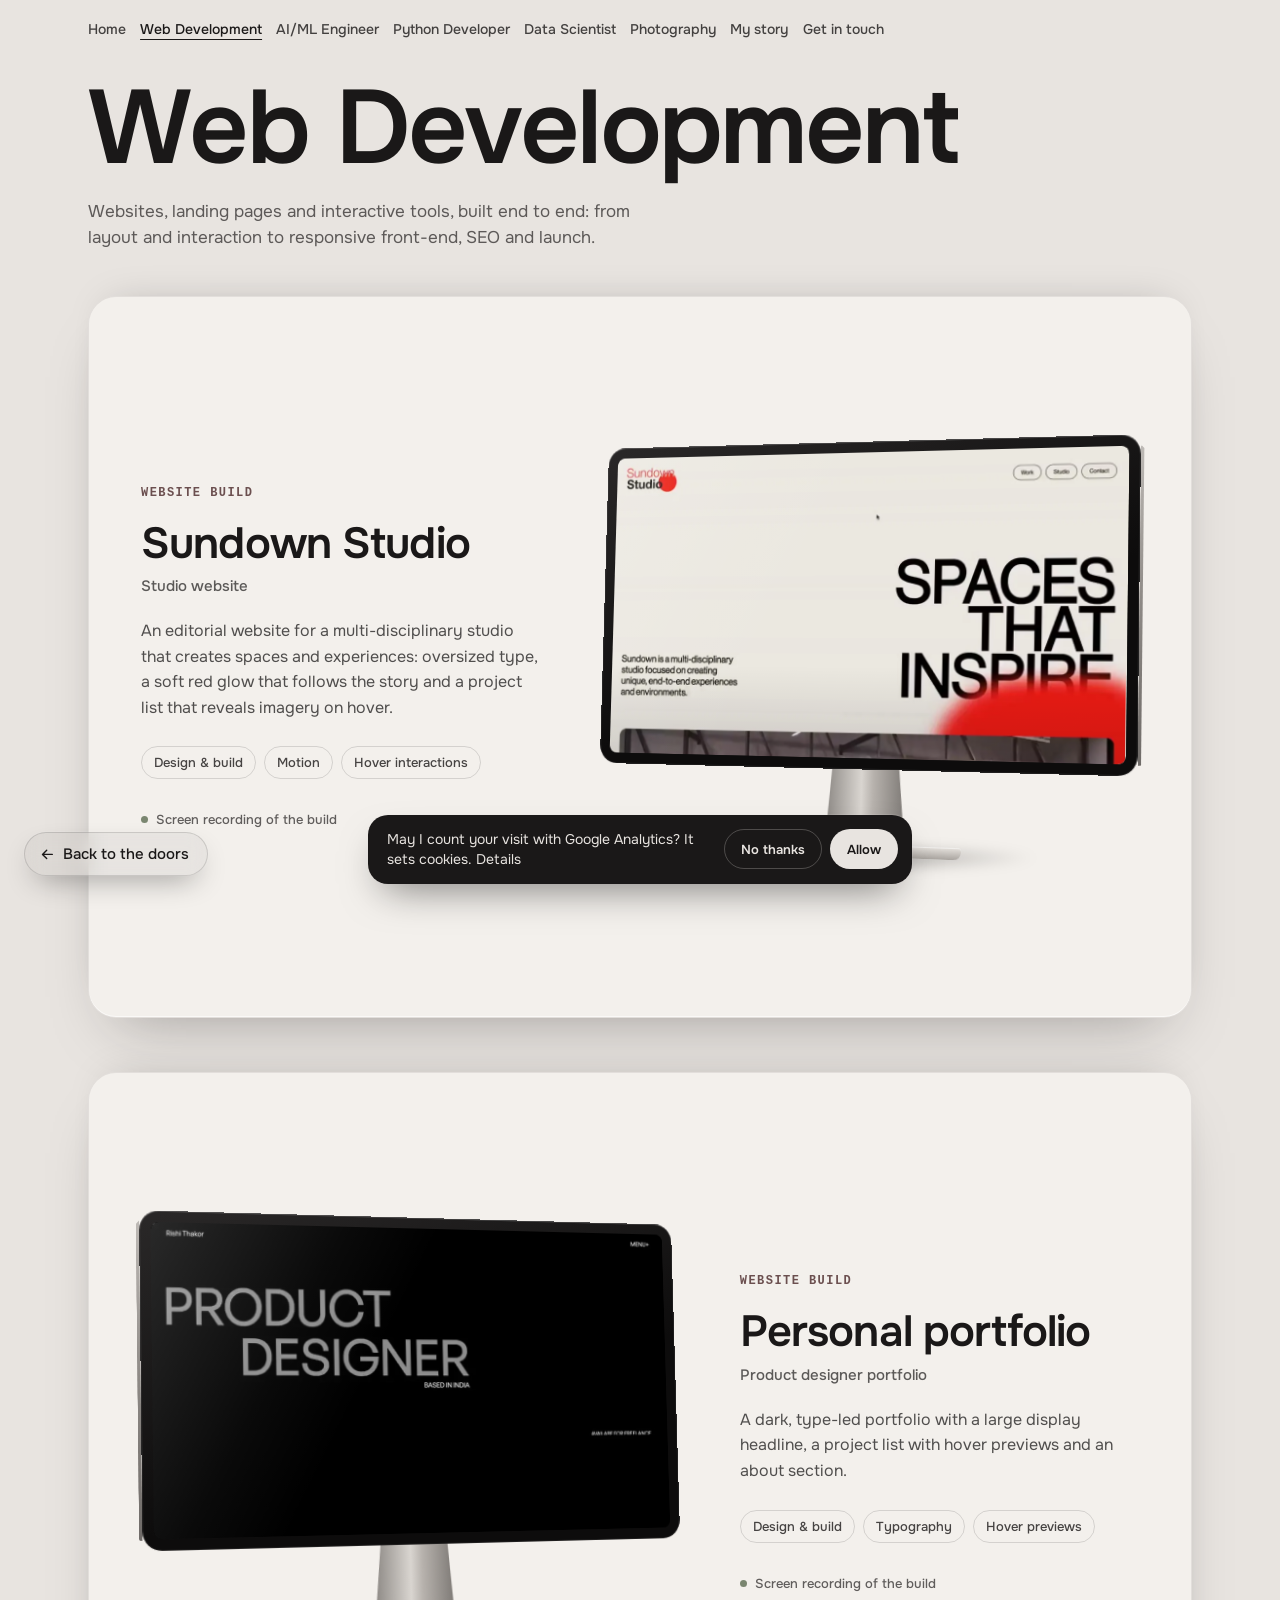
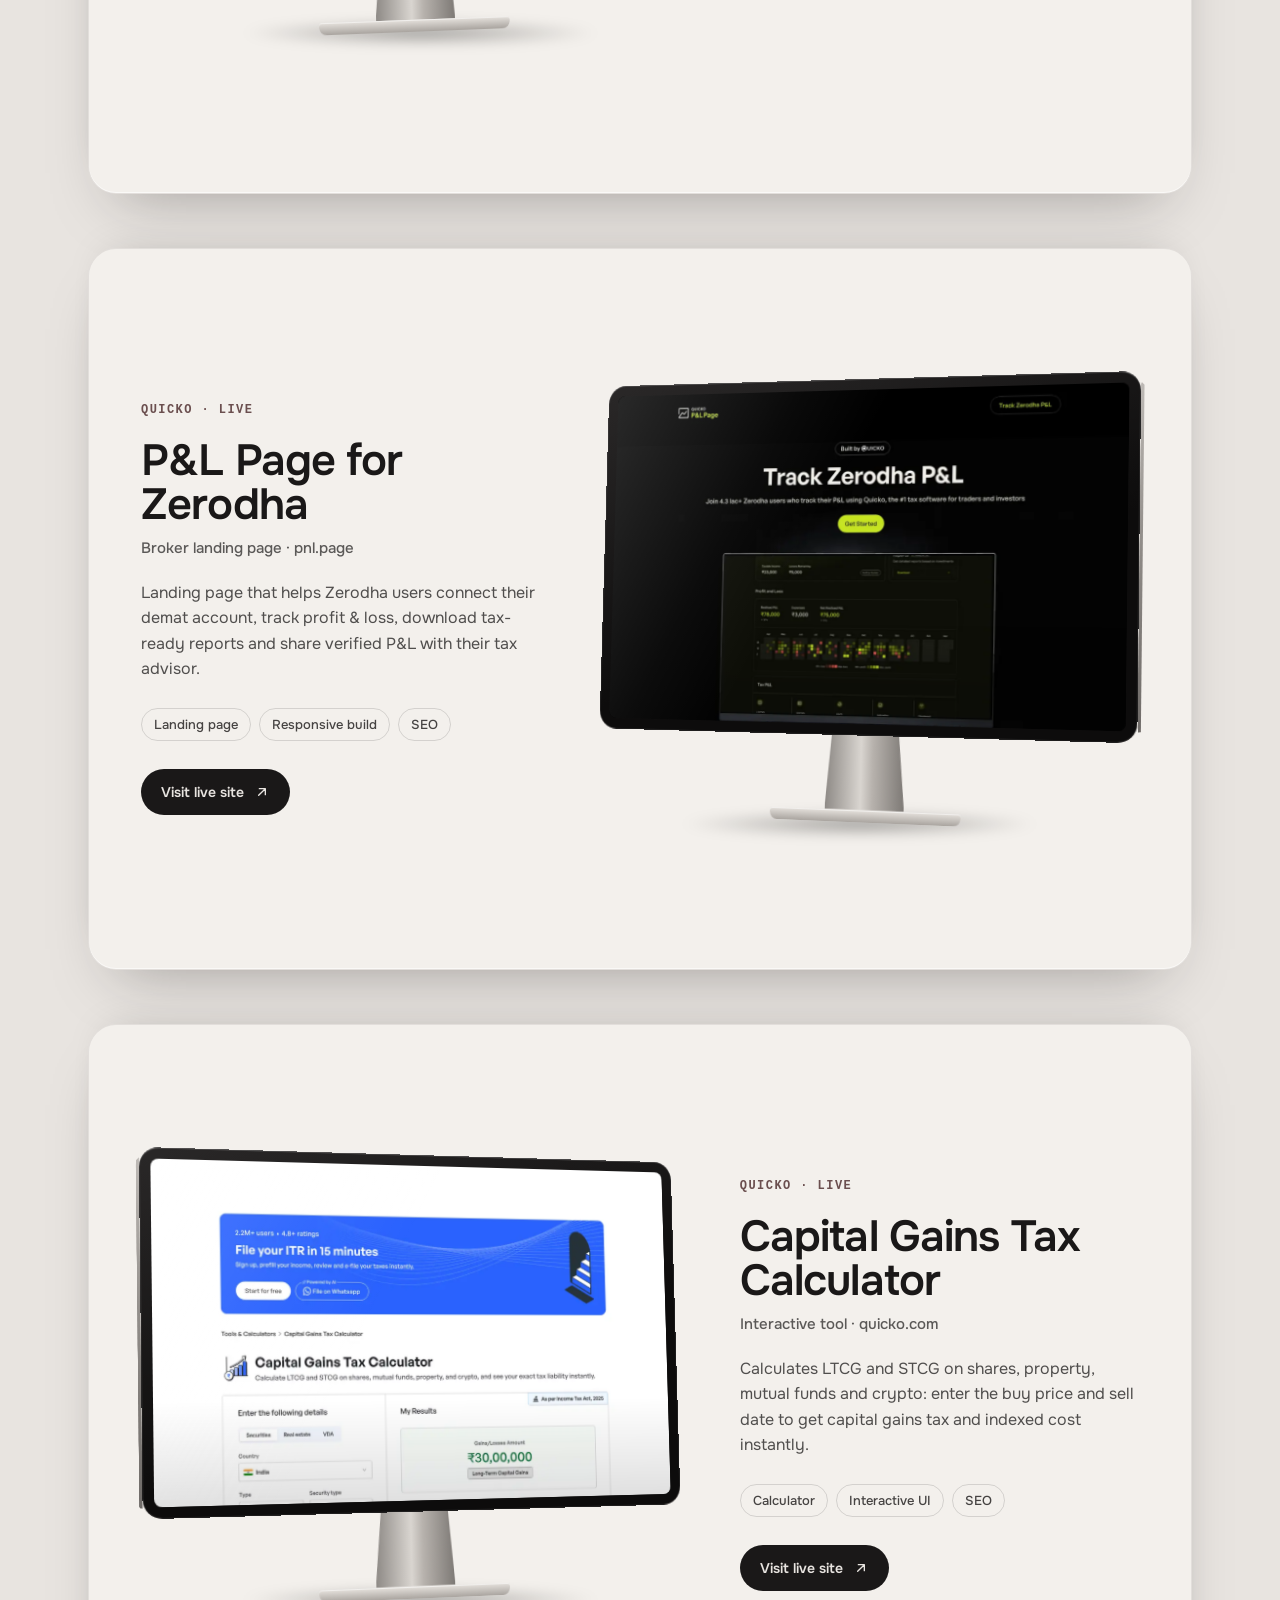
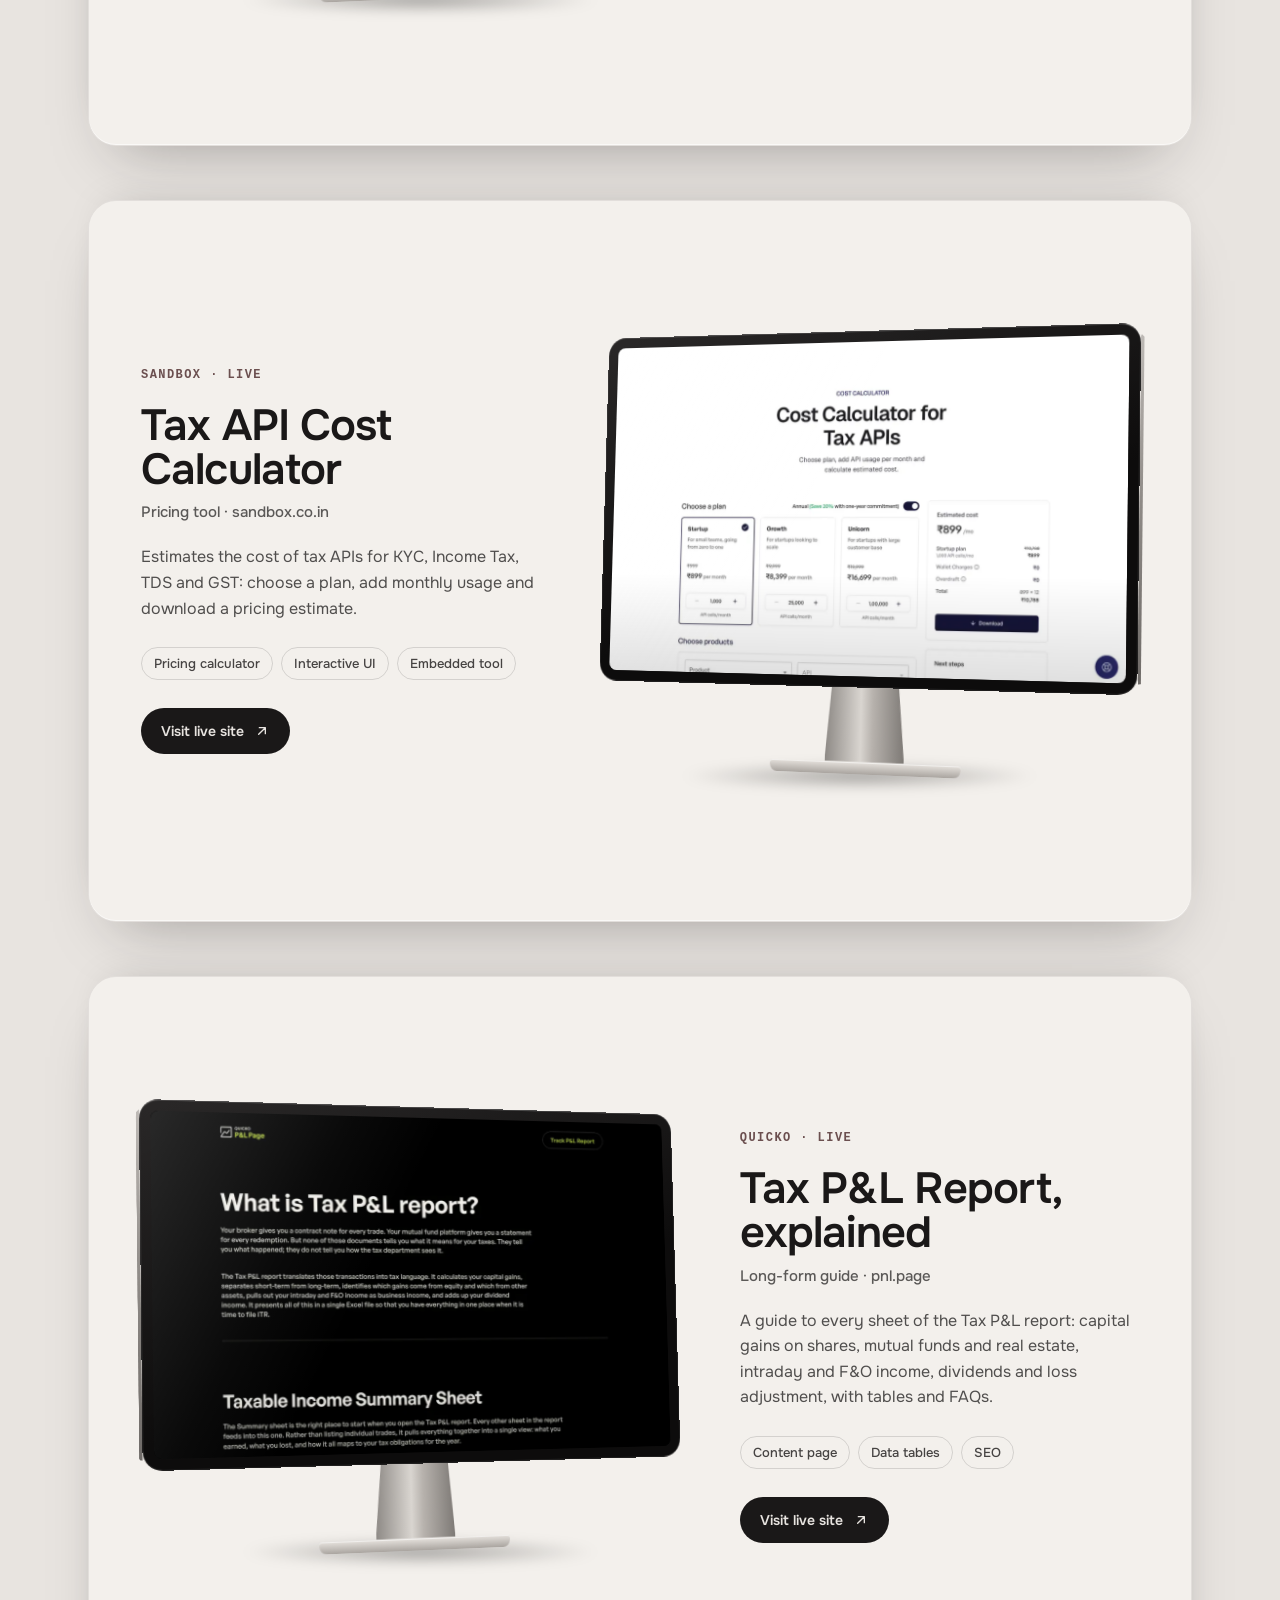
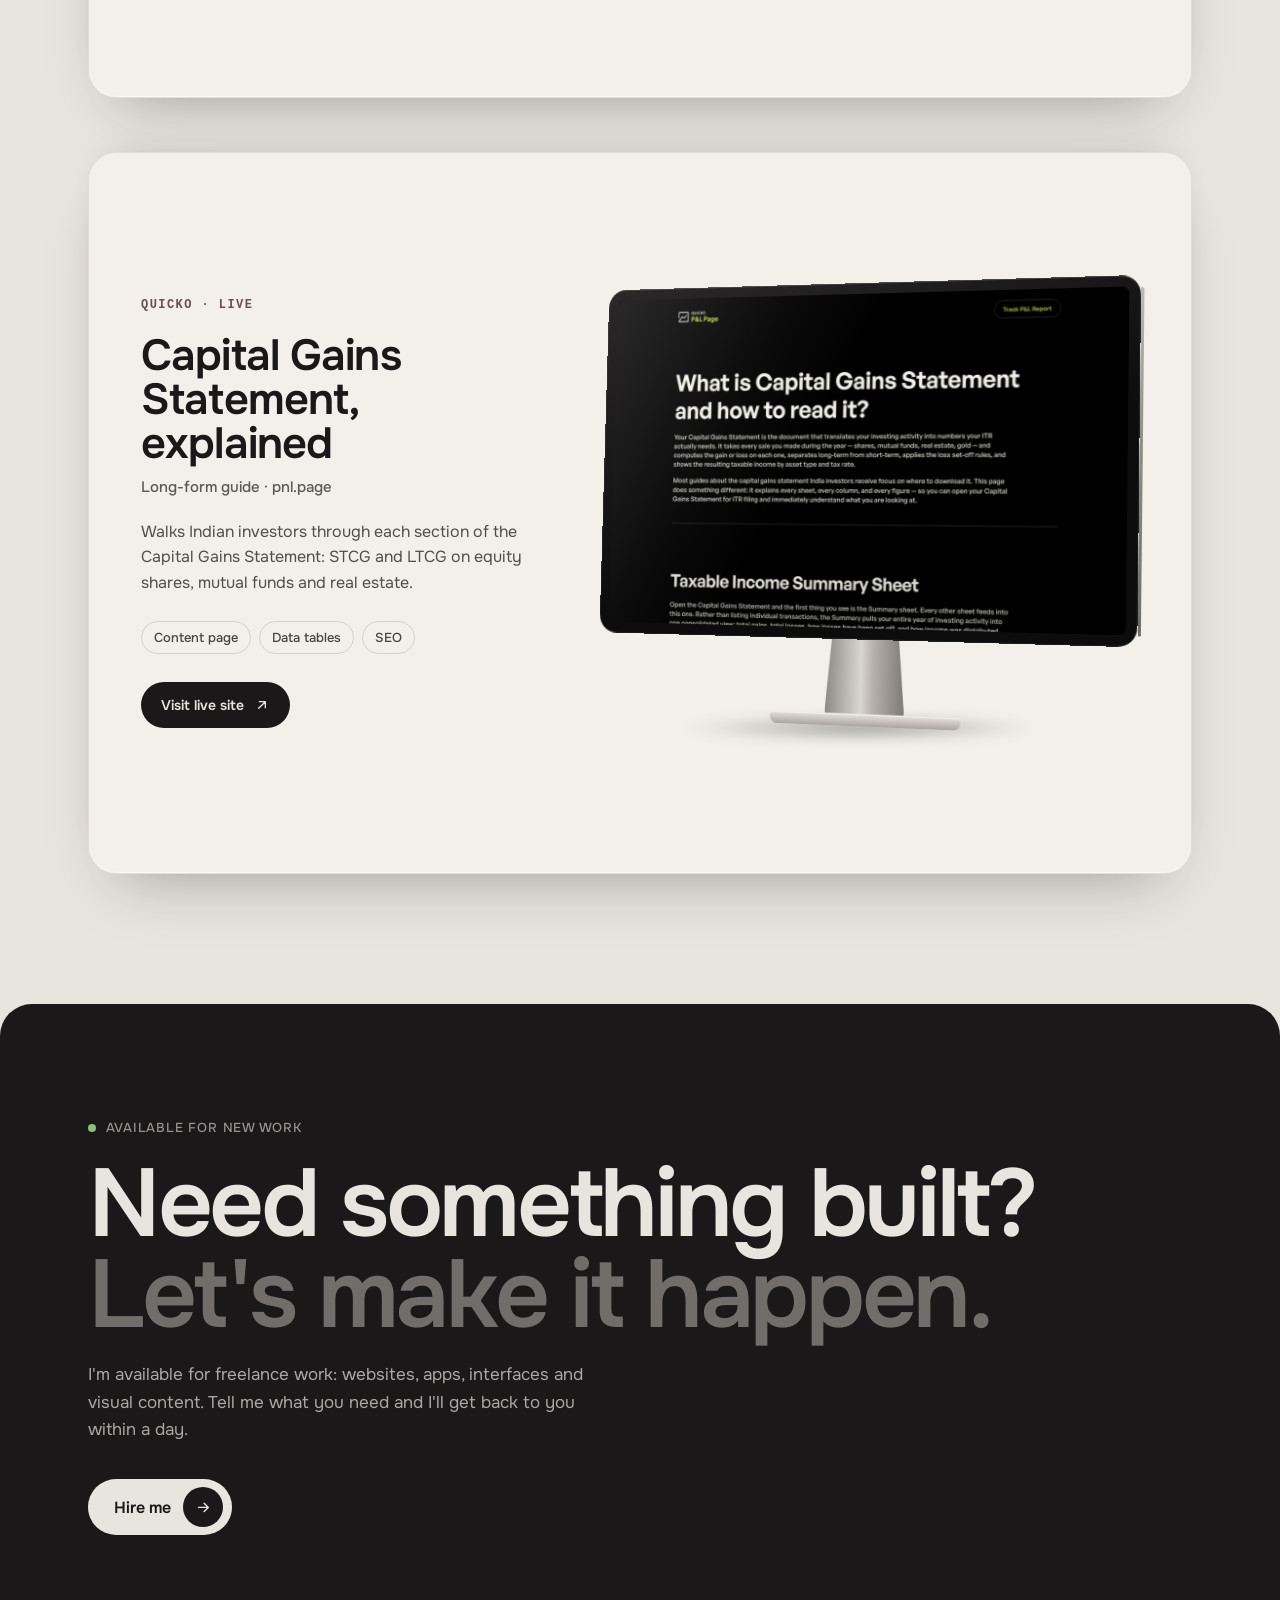
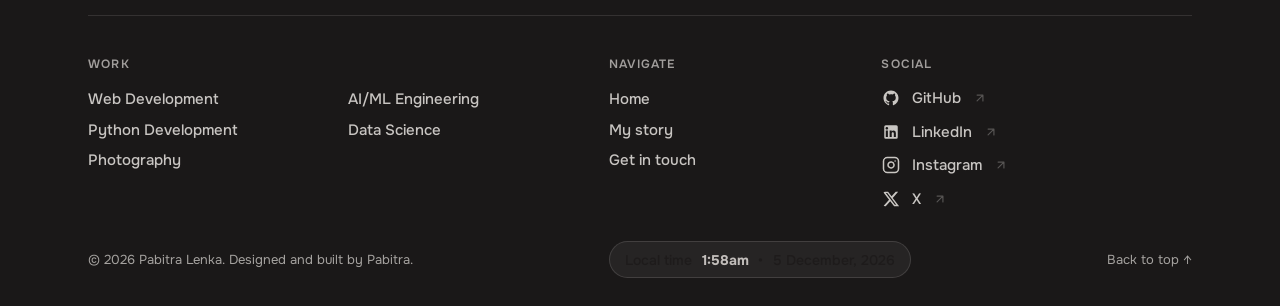
<file: web-developer/index.html>
<!DOCTYPE html>
<html lang="en">
<head>
<meta charset="UTF-8" />
<meta name="viewport" content="width=device-width, initial-scale=1.0, viewport-fit=cover" />
<title>Web Developer — Pabitra Lenka</title>
<link rel="preload" href="../fonts/onest-latin.woff2" as="font" type="font/woff2" crossorigin>
<style>@font-face{font-family:'Onest';font-style:normal;font-display:swap;font-weight:100 900;src:url(../fonts/onest-latin.woff2) format('woff2');unicode-range:U+0000-00FF,U+0131,U+0152-0153,U+02BB-02BC,U+02C6,U+02DA,U+02DC,U+0304,U+0308,U+0329,U+2000-206F,U+20AC,U+2122,U+2191,U+2193,U+2212,U+2215,U+FEFF,U+FFFD}@font-face{font-family:'Onest';font-style:normal;font-display:swap;font-weight:100 900;src:url(../fonts/onest-latin-ext.woff2) format('woff2');unicode-range:U+0100-02BA,U+02BD-02C5,U+02C7-02CC,U+02CE-02D7,U+02DD-02FF,U+0304,U+0308,U+0329,U+1D00-1DBF,U+1E00-1E9F,U+1EF2-1EFF,U+2020,U+20A0-20AB,U+20AD-20C0,U+2113,U+2C60-2C7F,U+A720-A7FF}</style>

<meta name="description" content="Custom websites and web apps designed and built end to end: fast, responsive front-ends with a real design eye. Remote web developer working with US and UK clients." />
<meta name="theme-color" content="#1A1818" />
<script>if(/[?&]embed\b/.test(location.search))document.documentElement.classList.add('embed');try{if(localStorage.getItem('pabitra-mode')==='dark')document.documentElement.dataset.mode='dark'}catch(e){}</script>
<style>
:root{--bg:#E8E4E0;--fg:#1A1818;--fg-rgb:26,24,24;--card:#F3F0EC;--card-line:rgba(26,24,24,.08);--accent:#6B4F4F;--room:#FBFAF8;
  --shadow:0 -1px 0 rgba(255,255,255,.6) inset,0 30px 60px -30px rgba(26,24,24,.35),0 -12px 40px -24px rgba(26,24,24,.25);
  --font:'Onest',ui-sans-serif,system-ui,-apple-system,'Segoe UI',sans-serif;color-scheme:light}
html[data-mode="dark"]{--bg:#1A1818;--fg:#E8E4E0;--fg-rgb:232,228,224;--card:#232020;--card-line:rgba(232,228,224,.08);--accent:#D9C6C6;--room:#050505;
  --shadow:0 1px 0 rgba(255,255,255,.04) inset,0 30px 60px -30px rgba(0,0,0,.8),0 -12px 40px -20px rgba(0,0,0,.7);color-scheme:dark}
*{box-sizing:border-box;margin:0;padding:0}
html{scrollbar-width:none}html::-webkit-scrollbar{display:none}
body{min-height:100vh;background:var(--bg);color:var(--fg);font-family:var(--font);-webkit-font-smoothing:antialiased;overflow-x:clip}
a{color:inherit;text-decoration:none}
:focus-visible{outline:2px solid #6B5C5C;outline-offset:3px}
.glow{position:fixed;inset:0;pointer-events:none;z-index:50;background:var(--room);animation:out .8s ease .15s forwards}
@keyframes out{to{opacity:0;visibility:hidden}}
html.embed .glow{animation:none;transition:opacity .45s ease,visibility 0s linear .45s}
html.embed.in .glow{opacity:0;visibility:hidden}
html.embed.out .glow{opacity:1;visibility:visible;transition:opacity .4s ease}

.wrap{max-width:88rem;margin:0 auto;padding:24px max(16px,env(safe-area-inset-right)) 0 max(16px,env(safe-area-inset-left))}
@media (min-width:1024px){.wrap{padding-inline:88px}}
.top{display:flex;justify-content:space-between;align-items:center;gap:12px;padding-bottom:56px}
.chip{display:inline-flex;align-items:center;height:44px;padding:0 18px;border-radius:999px;border:1px solid rgba(var(--fg-rgb),.14);font-size:14px;font-weight:500;cursor:pointer;transition:background .25s}
.chip:hover{background:rgba(var(--fg-rgb),.05)}
.lbl{font-size:12px;font-weight:500;letter-spacing:.06em;text-transform:uppercase;color:rgba(var(--fg-rgb),.5)}
.intro{display:flex;flex-direction:column;align-items:flex-start;gap:20px;padding-bottom:64px;text-align:left}
.intro h1{white-space:nowrap;font-size:clamp(34px,8.2vw,104px)}
h1{font-size:clamp(44px,7vw,84px);font-weight:600;letter-spacing:-.025em;line-height:.95}
.intro p{max-width:52ch;font-size:17px;line-height:1.55;color:rgba(var(--fg-rgb),.68)}
.intro .count{display:block;margin-top:14px;font-family:ui-monospace,'SF Mono',Menlo,Consolas,monospace;font-size:12px;font-weight:600;letter-spacing:.12em;text-transform:uppercase;color:var(--accent)}

/* ---------- stacked project cards ---------- */
.stack{position:relative;padding-bottom:12vh}
.card{position:sticky;top:calc(var(--nav-h,72px) + 16px + var(--i) * 14px);margin-bottom:6vh;border-radius:28px;background:var(--card);box-shadow:var(--shadow);
  border:1px solid var(--card-line);transform-origin:50% 0;will-change:transform;overflow:hidden}
.card__in{display:grid;gap:28px;padding:28px;min-height:min(calc(100vh - var(--nav-h,72px) - 120px),720px)}
@media (min-width:900px){
  .card__in{grid-template-columns:minmax(0,5fr) minmax(0,7fr);align-items:center;gap:40px;padding:48px 52px}
  .card.flip .card__in{grid-template-columns:minmax(0,7fr) minmax(0,5fr)}
  .card.flip .card__info{order:2}
}
.card__dim{position:absolute;inset:0;background:#000;opacity:0;pointer-events:none;border-radius:inherit}
.card__meta{display:flex;align-items:center;gap:12px;margin-bottom:22px;font-family:ui-monospace,'SF Mono',Menlo,Consolas,monospace;font-size:12px;font-weight:600;letter-spacing:.12em;text-transform:uppercase;color:var(--accent)}
.card__meta .no{color:rgba(var(--fg-rgb),.4)}
.card__meta i{width:22px;height:1px;background:currentColor;opacity:.5}
.card h2{font-size:clamp(30px,3.4vw,46px);font-weight:600;letter-spacing:-.02em;line-height:1.02;margin-bottom:10px}
.card .sub{font-size:15px;font-weight:500;color:rgba(var(--fg-rgb),.7);margin-bottom:22px}
.card .desc{font-size:16px;line-height:1.6;color:rgba(var(--fg-rgb),.75);max-width:44ch;margin-bottom:26px}
.tags{display:flex;flex-wrap:wrap;gap:8px;margin-bottom:28px}
.tags li{list-style:none;padding:7px 12px;border-radius:999px;border:1px solid rgba(var(--fg-rgb),.14);font-size:13px;font-weight:500;color:rgba(var(--fg-rgb),.8)}
.live{display:inline-flex;align-items:center;gap:10px;height:46px;padding:0 20px;border-radius:999px;background:var(--fg);color:var(--bg);font-size:14px;font-weight:600;transition:transform .3s cubic-bezier(.16,1,.3,1)}
.live:hover{transform:translateY(-2px)}
.live svg{width:16px;height:16px}
.note{display:inline-flex;align-items:center;gap:8px;font-size:13px;font-weight:500;color:rgba(var(--fg-rgb),.68)}
.note::before{content:"";width:7px;height:7px;border-radius:50%;background:#7a8670}

/* ---------- the desktop: a slightly side-on monitor ---------- */
.stage{position:relative;perspective:1900px;perspective-origin:50% 40%;padding:10px 0 28px}
.mon{position:relative;transform-style:preserve-3d;transform:rotateY(-17deg) rotateX(4deg);transition:transform 1.2s cubic-bezier(.16,1,.3,1);margin-inline:auto;width:100%;max-width:720px}
.card.flip .mon{transform:rotateY(17deg) rotateX(4deg)}
.card:hover .mon{transform:rotateY(-12deg) rotateX(3deg)}
.card.flip:hover .mon{transform:rotateY(12deg) rotateX(3deg)}
.mon__body{position:relative;transform-style:preserve-3d;--mp:clamp(5px,1.3vw,11px);padding:var(--mp);border-radius:calc(var(--mp) + 8px);background:linear-gradient(160deg,#2a2828,#0d0c0c 60%);
  box-shadow:inset 0 0 0 1px rgba(255,255,255,.08),inset 0 1px 0 rgba(255,255,255,.12)}
/* the monitor's thickness: an edge you see because it is turned */
.mon__body::before{content:"";position:absolute;top:10px;bottom:10px;right:0;width:22px;transform-origin:100% 50%;transform:rotateY(-90deg);
  background:linear-gradient(180deg,#bdb9b5,#8d8985 50%,#6f6b68);border-radius:0 6px 6px 0}
.card.flip .mon__body::before{right:auto;left:0;transform-origin:0 50%;transform:rotateY(90deg)}
.mon__screen{position:relative;aspect-ratio:16/10;border-radius:8px;overflow:hidden;background:#000;transform:translateZ(.5px)}
.mon__screen img.page{position:absolute;left:0;top:0;width:100%;height:auto;display:block;will-change:transform;
  transform:translate3d(0,0,0)}

.mon__screen video{border-radius:inherit;position:absolute;inset:0;width:100%;height:100%;object-fit:contain!important;display:block}
.mon__screen.vid{aspect-ratio:var(--ar,16/10)}
.mon__screen::after{content:"";position:absolute;inset:0;pointer-events:none;
  background:linear-gradient(118deg,rgba(255,255,255,.16) 0%,rgba(255,255,255,.04) 28%,transparent 42%),linear-gradient(0deg,rgba(0,0,0,.12),transparent 30%)}
.mon__neck{position:relative;width:15%;height:clamp(40px,7vw,78px);margin:-2px auto 0;transform:translateZ(-30px);
  background:linear-gradient(90deg,#8e8a86,#d9d5d0 45%,#b7b2ad 60%,#7e7a76);clip-path:polygon(8% 0,92% 0,100% 100%,0 100%)}
.mon__foot{width:36%;height:12px;margin:0 auto;border-radius:3px 3px 8px 8px;transform:translateZ(-30px);
  background:linear-gradient(180deg,#e5e1dc,#a9a49f);box-shadow:0 1px 0 rgba(255,255,255,.5) inset}
.stage::after{content:"";position:absolute;left:18%;right:18%;bottom:14px;height:26px;border-radius:50%;
  background:radial-gradient(closest-side,rgba(0,0,0,.35),transparent);filter:blur(6px);z-index:-1}
html[data-mode="dark"] .stage::after{background:radial-gradient(closest-side,rgba(0,0,0,.8),transparent)}

/* arriving */
.card .card__info>*,.card .stage{transition:opacity .8s ease,transform 1s cubic-bezier(.16,1,.3,1)}
.card:not(.seen) .card__info>*{opacity:0;transform:translateY(18px)}
.card:not(.seen) .stage{opacity:0;transform:translateX(40px)}
@media (max-width:899.98px){.card:not(.seen) .stage,.card.flip:not(.seen) .stage{transform:translateY(20px)}}
.card.flip:not(.seen) .stage{transform:translateX(-40px)}
.card .card__info>*:nth-child(2){transition-delay:.05s}.card .card__info>*:nth-child(3){transition-delay:.1s}
.card .card__info>*:nth-child(4){transition-delay:.15s}.card .card__info>*:nth-child(5){transition-delay:.2s}.card .card__info>*:nth-child(6){transition-delay:.25s}

.outro{padding:10vh 0 14vh;text-align:center}
.outro p{font-size:15px;color:rgba(var(--fg-rgb),.55);margin-bottom:18px}

@media (max-width:899.98px){
  .card{top:calc(var(--nav-h,64px) + 10px + var(--i) * 10px);border-radius:22px}
  /* phones: each card fits one screen, desktop on top, the essentials below */
  .card__in{padding:16px 18px 20px;min-height:auto;gap:4px;max-height:calc(100svh - var(--nav-h,64px) - 40px)}
  .stage{order:-1;padding:4px 6% 18px}
  .mon__neck{height:30px}
  .card__meta{margin-bottom:8px;font-size:11px}
  .card h2{font-size:26px;margin-bottom:4px}
  .card .sub{font-size:13px;margin-bottom:10px}
  .card .desc{font-size:14px;line-height:1.5;margin-bottom:14px;display:-webkit-box;-webkit-line-clamp:3;-webkit-box-orient:vertical;overflow:hidden}
  .tags{display:none}
  .live{height:44px;padding:0 18px;font-size:13px}
  .mon,.card.flip .mon{transform:rotateY(-10deg) rotateX(3deg)}
  .card.flip .mon__body::before{right:0;left:auto;transform-origin:100% 50%;transform:rotateY(-90deg)}
}
@media (prefers-reduced-motion:reduce){
  .glow{display:none}
  .card .card__info>*,.card .stage{transition:none;opacity:1!important;transform:none!important}
}

.rn{position:sticky;top:0;z-index:40;transition:background .35s ease,box-shadow .35s ease}
.rn{background:var(--bg)}
.rn.stuck{box-shadow:0 1px 0 rgba(var(--fg-rgb),.1)}
.rn__in{max-width:88rem;margin:0 auto;display:flex;align-items:center;justify-content:space-between;gap:1.5rem;padding:1.1rem max(16px,env(safe-area-inset-right)) 1.1rem max(16px,env(safe-area-inset-left));transition:padding .35s ease}
.rn.stuck .rn__in{padding-block:.8rem}
@media (min-width:1024px){.rn__in{padding-inline:88px}}
.rn nav ul{display:none;list-style:none;margin:0;padding:0;gap:clamp(.65rem, 1.1vw, 1.25rem);white-space:nowrap}
.rn nav button{padding:0;border:0;background:none;color:var(--fg);font:inherit;font-size:clamp(.875rem, .95vw, 1rem);font-weight:500;opacity:.8;cursor:pointer;transition:opacity .2s}
.rn nav button:hover,.rn nav button[aria-current]{opacity:1}
.rn nav button[aria-current]{text-decoration:underline;text-underline-offset:.35em;text-decoration-thickness:1px}
.rn__clock{display:flex;align-items:center;gap:.6rem;padding:.6rem .9rem;border-radius:999px;border:1px solid rgba(var(--fg-rgb),.12);font-size:.875rem;font-weight:500;white-space:nowrap}
.rn__clock span{color:rgba(var(--fg-rgb),.68)}
.rn__menu{display:inline-flex;align-items:center;justify-content:center;gap:.5rem;height:2.75rem;padding:0 1.05rem 0 .95rem;font:500 .9375rem/1 'Onest',ui-sans-serif,system-ui,-apple-system,'Segoe UI',sans-serif;border-radius:999px;border:1px solid rgba(var(--fg-rgb),.12);background:none;color:var(--fg);cursor:pointer}
.rn__menu svg{width:1.1rem;height:1.1rem}
/* ---------- the menu, full screen, on small screens ---------- */
.rn__panel{position:fixed;inset:0;z-index:110;display:flex;flex-direction:column;
  padding:max(1rem,env(safe-area-inset-top)) max(1.25rem,env(safe-area-inset-right)) max(1.5rem,env(safe-area-inset-bottom)) max(1.25rem,env(safe-area-inset-left));
  background:var(--bg);color:var(--fg);visibility:hidden;opacity:0;
  transition:opacity .4s cubic-bezier(.4,0,.2,1),visibility 0s linear .4s}
.rn.open .rn__panel{visibility:visible;opacity:1;transition-delay:0s}
/* a wash of colour sweeps up behind the items as it opens */
.rn__panel::before{content:"";position:absolute;inset:0;pointer-events:none;
  background:radial-gradient(70% 55% at 12% 100%,rgba(164,85,44,.2),transparent 70%),
             radial-gradient(60% 50% at 95% 4%,rgba(196,176,176,.18),transparent 72%);
  opacity:0;transform:translateY(12%) scale(1.08);transition:opacity .6s ease,transform .9s cubic-bezier(.16,1,.3,1)}
.rn.open .rn__panel::before{opacity:1;transform:none}
.rn__phead{position:relative;z-index:1;display:flex;align-items:center;justify-content:space-between;min-height:2.75rem;margin-bottom:auto}
.rn__plbl{font:600 .75rem/1 'Onest',ui-sans-serif,system-ui,sans-serif;letter-spacing:.16em;text-transform:uppercase;color:rgba(var(--fg-rgb),.5)}
.rn__pclose{display:inline-flex;align-items:center;justify-content:center;width:2.75rem;height:2.75rem;border-radius:999px;
  border:1px solid rgba(var(--fg-rgb),.14);background:none;color:var(--fg);cursor:pointer;transition:background .25s,transform .35s cubic-bezier(.16,1,.3,1)}
.rn__pclose:hover{background:rgba(var(--fg-rgb),.08);transform:rotate(90deg)}
.rn__pclose svg{width:1.15rem;height:1.15rem}
.rn__plist{position:relative;z-index:1;display:flex;flex-direction:column;justify-content:center;gap:.1rem;padding-block:2rem}
/* each line rises into place, one after the other */
.rn__plist button{position:relative;display:flex;align-items:baseline;gap:.85rem;width:100%;padding:.45rem 0;border:0;background:none;color:var(--fg);
  font:600 clamp(2rem,9.5vw,2.9rem)/1.06 'Onest',ui-sans-serif,system-ui,sans-serif;letter-spacing:-.03em;text-align:left;cursor:pointer;
  opacity:0;transform:translateY(1.1rem);transition:opacity .5s ease,transform .66s cubic-bezier(.16,1,.3,1),color .25s ease}
.rn.open .rn__plist button{opacity:1;transform:none;transition-delay:calc(var(--i,0) * 55ms + 90ms)}
.rn__plist button::before{content:counter(rnc,decimal-leading-zero);counter-increment:rnc;
  font:600 .8125rem/1 ui-monospace,'SF Mono',Menlo,Consolas,monospace;letter-spacing:.1em;color:rgba(var(--fg-rgb),.38);transition:color .25s}
.rn__plist{counter-reset:rnc}
.rn__plist button[aria-current]{color:var(--fg)}
.rn__plist button[aria-current]::before{color:#A4552C}
@media (hover:hover){.rn__plist button:hover{color:#A4552C}.rn__plist button:hover::before{color:#A4552C}}
.rn__pfoot{position:relative;z-index:1;margin-top:auto;padding-top:1.25rem;border-top:1px solid rgba(var(--fg-rgb),.1);
  font:500 .8125rem/1.4 'Onest',ui-sans-serif,system-ui,sans-serif;color:rgba(var(--fg-rgb),.55);
  opacity:0;transform:translateY(.6rem);transition:opacity .5s ease .34s,transform .6s cubic-bezier(.16,1,.3,1) .34s}
.rn.open .rn__pfoot{opacity:1;transform:none}
html.rn-lock,html.rn-lock body{overflow:hidden}
@media (prefers-reduced-motion:reduce){
  .rn__panel,.rn__panel::before,.rn__plist button,.rn__pfoot{transition-duration:.01ms!important;transform:none!important}}

/* ---------- where things sit in the bar ---------- */
/* wide: the full nav shows, and "back" floats in the bottom-left corner instead of taking bar space */
@media (min-width:1200px){
  .rn nav ul{display:flex}
  .rn__menu,.rn__panel{display:none!important}
  .backd{position:fixed;left:max(1.5rem,env(safe-area-inset-left));bottom:max(1.5rem,calc(env(safe-area-inset-bottom) + 1rem));top:auto;z-index:60;
    height:3rem;padding:0 1.25rem 0 1rem;border-color:transparent;
    background:var(--bd-float,rgba(26,24,24,.9));color:var(--bd-floatfg,#E8E4E0);
    -webkit-backdrop-filter:blur(10px);backdrop-filter:blur(10px);
    box-shadow:0 12px 30px -12px rgba(0,0,0,.45),0 0 0 1px rgba(255,255,255,.08)}
  .backd span{display:inline}
  .backd:hover{background:var(--bd-float,rgba(26,24,24,1));border-color:transparent}
}
html[data-mode="dark"] .backd{--bd-float:rgba(232,228,224,.92);--bd-floatfg:#1A1818}
/* narrow: back on the left, menu on the right, no clock */
@media (max-width:1199.98px){
  .rn__in{justify-content:space-between}
  .rn nav{display:none}
  .rn__clock{display:none}
  .rn__menu{order:99;margin-left:auto}
  .backd{order:-2}
}

/* ---------- footer ---------- */
/* the footer slides up over the last 32px of the section above, so its rounded corners show that
   section's real background (gradients and glows included) instead of a flat patch of colour */
.sfw{position:relative;z-index:2;background:transparent;margin-top:-32px}
.sfw--dark .sf{box-shadow:inset 0 1px 0 rgba(232,228,224,.12)}
.sf{--sf-bg:#1A1818;--sf-fg:#E8E4E0;--sf-rgb:232,228,224;--sf-acc:#C4B0B0;position:relative;z-index:2;background:var(--sf-bg);color:var(--sf-fg);
  border-radius:2rem 2rem 0 0;overflow:hidden;font-family:'Onest',ui-sans-serif,system-ui,-apple-system,'Segoe UI',sans-serif}
html[data-mode="dark"] .sf{--sf-bg:#0F0E0E;box-shadow:inset 0 1px 0 rgba(232,228,224,.1)}
.sf__in{max-width:88rem;margin:0 auto;padding:5.5rem 1.25rem 1.5rem}
@media (min-width:1024px){.sf__in{padding:7rem 5.5rem 1.75rem}}
html,body{overscroll-behavior-y:none}
html{background:#1A1818}html[data-mode="dark"]{background:#0F0E0E}
body{margin:0}
.sf{margin-bottom:0}
.sf__eye{display:inline-flex;align-items:center;gap:.6rem;font-size:.8125rem;font-weight:500;letter-spacing:.06em;text-transform:uppercase;color:rgba(var(--sf-rgb),.6)}
.sf__eye i{width:.5rem;height:.5rem;border-radius:50%;background:#8FBF7A;box-shadow:0 0 0 0 rgba(143,191,122,.6);animation:sfPulse 2.2s ease-out infinite}
@keyframes sfPulse{70%{box-shadow:0 0 0 .55rem rgba(143,191,122,0)}100%{box-shadow:0 0 0 0 rgba(143,191,122,0)}}
.sf__h{margin:1.4rem 0 1.25rem;font-size:clamp(2.75rem,7.5vw,6.5rem);font-weight:600;line-height:.95;letter-spacing:-.035em}
.sf__h span{display:block;color:rgba(var(--sf-rgb),.42)}
.sf__p{max-width:46ch;font-size:1.0625rem;line-height:1.6;color:rgba(var(--sf-rgb),.7)}
.sf__cta{display:flex;flex-wrap:wrap;gap:.75rem;margin-top:2.25rem}
.sf__btn{display:inline-flex;align-items:center;gap:.8rem;height:3.5rem;padding:0 .55rem 0 1.6rem;border:0;border-radius:999px;background:var(--sf-fg);color:var(--sf-bg);
  font:inherit;font-size:1rem;font-weight:600;cursor:pointer;transition:transform .35s cubic-bezier(.16,1,.3,1)}
.sf__btn b{display:grid;place-items:center;width:2.5rem;height:2.5rem;border-radius:50%;background:var(--sf-bg);color:var(--sf-fg)}
.sf__btn svg{width:1.05rem;height:1.05rem;transition:transform .35s cubic-bezier(.16,1,.3,1)}
.sf__btn:hover{transform:translateY(-2px)}.sf__btn:hover svg{transform:translateX(3px)}
.sf__ghost{display:inline-flex;align-items:center;height:3.5rem;padding:0 1.5rem;border-radius:999px;border:1px solid rgba(var(--sf-rgb),.2);background:none;color:var(--sf-fg);
  font:inherit;font-size:1rem;font-weight:500;cursor:pointer;transition:background .25s}
.sf__ghost:hover{background:rgba(var(--sf-rgb),.07)}
.sf__cols{display:grid;grid-template-columns:repeat(2,minmax(0,1fr));gap:2.25rem 1.5rem;margin-top:5rem;padding-top:2.5rem;border-top:1px solid rgba(var(--sf-rgb),.12)}
@media (min-width:768px){.sf__cols{grid-template-columns:2fr 1fr 1.25fr}}
.sf__social ul{list-style:none;margin:0;padding:0;display:flex;flex-direction:column;gap:.5rem}
.sf__social-link{
  position:relative;
  display:inline-flex;
  align-items:center;
  justify-content:space-between;
  gap:.75rem;
  padding:.55rem .95rem;
  border-radius:.85rem;
  border:1px solid rgba(var(--sf-rgb),.14);
  background:rgba(var(--sf-rgb),.04);
  color:rgba(var(--sf-rgb),.88);
  font:inherit;
  font-size:.9375rem;
  font-weight:500;
  text-decoration:none;
  overflow:hidden;
  isolation:isolate;
  cursor:pointer;
  transition:transform .28s cubic-bezier(.16,1,.3,1), border-color .3s ease, background .3s ease, box-shadow .35s ease, color .25s ease;
}
.sf__social-link .sf__s-main{display:inline-flex;align-items:center;gap:.65rem}
.sf__social-link .sf__s-icon{display:inline-flex;align-items:center;justify-content:center;width:1.25rem;height:1.25rem;transition:transform .3s cubic-bezier(.16,1,.3,1), color .3s ease, filter .3s ease}
.sf__social-link .sf__s-arr{width:.875rem;height:.875rem;opacity:.35;transition:transform .3s cubic-bezier(.16,1,.3,1), opacity .3s ease}
.sf__social-link::before{
  content:'';
  position:absolute;
  inset:0;
  border-radius:inherit;
  opacity:0;
  transform:scale(.85);
  transition:opacity .35s ease, transform .4s cubic-bezier(.16,1,.3,1);
  z-index:-1;
}
.sf__social-link--github:hover{
  border-color:rgba(255,255,255,.75);
  color:#fff;
  transform:translateY(-2px);
  box-shadow:0 0 28px rgba(255,255,255,.24), 0 4px 14px rgba(0,0,0,.35);
}
.sf__social-link--github:hover::before{
  opacity:1;
  transform:scale(1);
  background:radial-gradient(circle 90px at var(--cx, 50%) var(--cy, 50%), rgba(255,255,255,.22) 0%, rgba(255,255,255,.06) 60%, transparent 100%), #24292e;
}
.sf__social-link--github:hover .sf__s-icon{color:#fff;transform:scale(1.14);filter:drop-shadow(0 0 6px rgba(255,255,255,.6))}
.sf__social-link--linkedin:hover{
  border-color:#0A66C2;
  color:#fff;
  transform:translateY(-2px);
  box-shadow:0 0 32px rgba(10,102,194,.55), 0 4px 16px rgba(10,102,194,.3);
}
.sf__social-link--linkedin:hover::before{
  opacity:1;
  transform:scale(1);
  background:radial-gradient(circle 100px at var(--cx, 50%) var(--cy, 50%), #0A66C2 0%, rgba(10,102,194,.85) 45%, rgba(10,102,194,.3) 100%);
}
.sf__social-link--linkedin:hover .sf__s-icon{color:#fff;transform:scale(1.15);filter:drop-shadow(0 0 8px rgba(255,255,255,.8))}
.sf__social-link--instagram:hover{
  border-color:#E1306C;
  color:#fff;
  transform:translateY(-2px);
  box-shadow:0 0 36px rgba(225,48,108,.6), 0 0 18px rgba(253,89,73,.45);
}
.sf__social-link--instagram:hover::before{
  opacity:1;
  transform:scale(1);
  background:radial-gradient(circle 110px at var(--cx, 50%) var(--cy, 50%), rgba(253,89,73,.95) 0%, rgba(225,48,108,.9) 50%, rgba(131,58,180,.85) 100%);
}
.sf__social-link--instagram:hover .sf__s-icon{color:#fff;transform:scale(1.15);filter:drop-shadow(0 0 8px rgba(255,255,255,.8))}
.sf__social-link--x:hover{
  border-color:rgba(255,255,255,.9);
  color:#fff;
  transform:translateY(-2px);
  box-shadow:0 0 30px rgba(255,255,255,.4), 0 4px 16px rgba(0,0,0,.5);
}
.sf__social-link--x:hover::before{
  opacity:1;
  transform:scale(1);
  background:radial-gradient(circle 90px at var(--cx, 50%) var(--cy, 50%), rgba(255,255,255,.28) 0%, rgba(255,255,255,.08) 55%, transparent 100%), #000;
}
.sf__social-link--x:hover .sf__s-icon{color:#fff;transform:scale(1.14);filter:drop-shadow(0 0 8px rgba(255,255,255,.8))}
.sf__social-link:hover .sf__s-arr{opacity:1;transform:translate(2px, -2px)}
.sf__cols h3{margin-bottom:1rem;font-size:.75rem;font-weight:600;letter-spacing:.1em;text-transform:uppercase;color:rgba(var(--sf-rgb),.66)}
.sf__cols ul{list-style:none;margin:0;padding:0;display:flex;flex-direction:column;gap:.6rem}
@media (pointer:coarse),(max-width:767.98px){.sf__cols ul{gap:0}.sf__cols button,.sf__cols a,.sf__bot button{min-height:44px;min-width:44px;display:inline-flex;align-items:center}.sf__cols li.st{min-height:32px;display:flex;align-items:center}}
.sf__cols button,.sf__cols a{padding:0;border:0;background:none;color:rgba(var(--sf-rgb),.85);font:inherit;font-size:.9375rem;font-weight:500;cursor:pointer;text-align:left;text-decoration:none;transition:color .2s}
.sf__cols button:hover,.sf__cols a:hover{color:#fff}
.sf__cols li.st{font-size:.9375rem;color:rgba(var(--sf-rgb),.85)}
.sf__cols .work{display:grid;grid-template-columns:repeat(auto-fill,minmax(10rem,1fr));gap:.6rem 1.5rem}
.sf__in{position:relative;z-index:1}
/* the name runs the full width of the footer, edge to edge, behind the links and the bottom line */
.sf__word{position:absolute;left:0;right:0;bottom:0;z-index:0;margin:0;padding:0 1.2vw;font-size:var(--wf,15vw);font-weight:700;line-height:.74;letter-spacing:-.055em;
  color:rgba(var(--sf-rgb),.17);user-select:none;pointer-events:none;white-space:nowrap;text-align:center;transform:translateY(.05em)}
.sf__word span{display:inline-block}
.sf__word .short{display:none}
@media (max-width:767.98px){.sf__word .full{display:none}.sf__word .short{display:inline-block}}

.sf__bot{display:flex;flex-wrap:wrap;justify-content:space-between;align-items:center;gap:.75rem;margin-top:1.75rem;font-size:.8125rem;color:rgba(var(--sf-rgb),.68)}
.sf__bot button{padding:0;border:0;background:none;color:inherit;font:inherit;cursor:pointer}.sf__bot button:hover{color:var(--sf-fg)}
.sf__clock{display:inline-flex;align-items:center;gap:.6rem;padding:.55rem .95rem;font-size:.875rem;border-radius:999px;border:1px solid rgba(var(--sf-rgb),.14);background:rgba(232,228,224,.06);color:rgba(var(--sf-rgb),.8);white-space:nowrap}
.sf__legal a{color:inherit;text-decoration:underline;text-underline-offset:.2em;text-decoration-color:rgba(var(--sf-rgb),.35)}.sf__legal a:hover{color:var(--sf-fg)}
@media (pointer:coarse),(max-width:767.98px){.sf__legal a{min-height:44px;display:inline-flex;align-items:center}}
@media (prefers-reduced-motion:reduce){.sf__eye i{animation:none}}
/* ---------- floating back-to-top ---------- */
.totop{--tt-bg:#1A1818;--tt-fg:#E8E4E0;--tt-ring:232,228,224;position:fixed;right:max(1.25rem,env(safe-area-inset-right));bottom:max(1.25rem,env(safe-area-inset-bottom));z-index:60;
  display:grid;place-items:center;width:3.25rem;height:3.25rem;padding:0;border:0;border-radius:50%;background:var(--tt-bg);color:var(--tt-fg);cursor:pointer;
  box-shadow:0 10px 30px -10px rgba(0,0,0,.45),0 0 0 1px rgba(var(--tt-ring),.14);
  opacity:0;visibility:hidden;transform:translateY(.75rem) scale(.9);
  transition:opacity .35s ease,visibility 0s linear .35s,transform .45s cubic-bezier(.16,1,.3,1),background .3s ease,color .3s ease,box-shadow .3s ease}
.totop.show{opacity:1;visibility:visible;transform:none;transition-delay:0s}
.totop[data-on="dark"]{--tt-bg:#E8E4E0;--tt-fg:#1A1818;--tt-ring:26,24,24}
.totop svg.ar{width:1.15rem;height:1.15rem;transition:transform .4s cubic-bezier(.16,1,.3,1)}
.totop svg.ring{position:absolute;inset:0;width:100%;height:100%;transform:rotate(-90deg);pointer-events:none}
.totop .ring circle{fill:none;stroke:currentColor;stroke-width:2;opacity:.85;stroke-dasharray:var(--len);stroke-dashoffset:calc(var(--len) * (1 - var(--p,0)));transition:stroke-dashoffset .12s linear}
.totop .lbl{position:absolute;right:calc(100% + .6rem);top:50%;padding:.4rem .75rem;border-radius:999px;background:var(--tt-bg);color:var(--tt-fg);font:500 .8125rem/1 'Onest',ui-sans-serif,system-ui,sans-serif;
  white-space:nowrap;pointer-events:none;opacity:0;transform:translate(.4rem,-50%);transition:opacity .25s ease,transform .35s cubic-bezier(.16,1,.3,1);box-shadow:0 0 0 1px rgba(var(--tt-ring),.14)}
@media (hover:hover){.totop:hover{transform:translateY(-3px)}.totop:hover svg.ar{transform:translateY(-3px)}.totop:hover .lbl{opacity:1;transform:translate(0,-50%)}}
.totop:focus-visible{outline:2px solid #C4B0B0;outline-offset:3px}
@media (max-width:767.98px){.totop{width:3rem;height:3rem}}
@media (prefers-reduced-motion:reduce){.totop,.totop svg.ar{transition:opacity .2s ease,visibility 0s linear .2s}}

.skel{position:relative}
.skel::after{content:"";position:absolute;inset:0;z-index:6;pointer-events:none;border-radius:inherit;opacity:1;
  background:linear-gradient(100deg,#E2DDD8 30%,#F1EDE9 50%,#E2DDD8 70%);background-size:220% 100%;animation:skel 1.25s linear infinite}
html[data-mode="dark"] .skel::after{background-image:linear-gradient(100deg,#231F1F 30%,#2F2A2A 50%,#231F1F 70%)}
@keyframes skel{from{background-position:120% 0}to{background-position:-100% 0}}
/* a recording that is still buffering: a light sweep over its poster until it plays */
.skel-buf{position:relative}
.skel-buf::before{content:"";position:absolute;inset:0;z-index:6;pointer-events:none;border-radius:inherit;
  background:linear-gradient(100deg,transparent 30%,rgba(255,255,255,.22) 50%,transparent 70%);background-size:220% 100%;animation:skel 1.25s linear infinite}
@media (prefers-reduced-motion:reduce){.skel::after{animation:none}}

/* "Back to the doors" sits in the room's sticky header: it stays on screen the whole
   time you are inside a room, but it is part of the bar rather than floating over the page,
   so it never covers anything you are reading. */
.backd{order:-2;flex:none;display:inline-flex;align-items:center;gap:.5rem;height:2.75rem;padding:0 1.1rem 0 .85rem;
  border:1px solid rgba(var(--fg-rgb),.14);border-radius:999px;background:rgba(var(--fg-rgb),.05);color:var(--fg);
  font:500 .9375rem/1 'Onest',ui-sans-serif,system-ui,-apple-system,'Segoe UI',sans-serif;text-decoration:none;cursor:pointer;white-space:nowrap;
  opacity:0;transform:translateX(-.5rem);transition:opacity .35s ease,transform .45s cubic-bezier(.16,1,.3,1),background .25s ease,border-color .25s ease}
.backd.show{opacity:1;transform:none}
.backd svg{width:1.05rem;height:1.05rem;transition:transform .35s cubic-bezier(.16,1,.3,1)}
@media (hover:hover){.backd:hover{background:rgba(var(--fg-rgb),.1);border-color:rgba(var(--fg-rgb),.26)}.backd:hover svg{transform:translateX(-3px)}}
.backd:focus-visible{outline:2px solid #C4B0B0;outline-offset:3px}
/* phones keep the words on both pills; on the very narrowest screens they just get a little smaller */
@media (max-width:359.98px){.backd,.rn__menu{font-size:.8125rem}.backd{padding:0 .85rem 0 .7rem}.rn__menu{padding:0 .85rem}}
/* the leftover top row above each room's title, and the gap under the intro */
.top{display:none!important}
.intro{padding-bottom:clamp(28px,4vw,44px)!important}
.rn__in{min-width:0}
.rn nav{min-width:0}
</style>
<link rel="canonical" href="https://pabitralenka.in/web-developer/" />
<meta name="robots" content="index,follow,max-image-preview:large,max-snippet:-1,max-video-preview:-1" />
<meta name="author" content="Pabitra Lenka" />
<link rel="icon" href="/favicon.ico" sizes="48x48" />
<link rel="icon" type="image/png" href="/icon-192.png" sizes="192x192" />
<link rel="apple-touch-icon" href="/apple-touch-icon.png" />
<meta property="og:type" content="website" />
<meta property="og:site_name" content="Pabitra Lenka" />
<meta property="og:locale" content="en_US" />
<meta property="og:url" content="https://pabitralenka.in/web-developer/" />
<meta property="og:title" content="Web Developer — Pabitra Lenka" />
<meta property="og:description" content="Custom websites and web apps designed and built end to end: fast, responsive front-ends with a real design eye. Remote web developer working with US and UK clients." />
<meta property="og:image" content="/og.jpg" />
<meta property="og:image:secure_url" content="/og.jpg" />
<meta property="og:image:type" content="image/jpeg" />
<meta property="og:image:width" content="1200" />
<meta property="og:image:height" content="630" />
<meta property="og:image:alt" content="Pabitra Lenka&#39;s portfolio" />
<meta name="twitter:card" content="summary_large_image" />
<meta name="twitter:title" content="Web Developer — Pabitra Lenka" />
<meta name="twitter:description" content="Custom websites and web apps designed and built end to end: fast, responsive front-ends with a real design eye. Remote web developer working with US and UK clients." />
<meta name="twitter:image" content="/og.jpg" />
<script type="application/ld+json">{"@context":"https://schema.org","@graph":[{"@type":"Person","@id":"https://pabitralenka.in/#pabitra","name":"Pabitra Lenka","url":"https://pabitralenka.in","jobTitle":"Freelance Web Developer, AI/ML Engineer, Python Developer, Data Scientist and Photographer","image":"/og.jpg","description":"Freelance web developer, AI/ML engineer, python developer, data scientist and photographer working remotely with clients worldwide.","knowsAbout":["Web development","AI/ML engineering","Python development","Data science","Photography"],"address":{"@type":"PostalAddress","addressCountry":"IN"},"knowsLanguage":["en"],"worksFor":{"@id":"https://pabitralenka.in/#org"}},{"@type":"Organization","@id":"https://pabitralenka.in/#org","name":"Pabitra Lenka — Portfolio","alternateName":"Pabitra Lenka","url":"https://pabitralenka.in","image":"/og.jpg","logo":{"@type":"ImageObject","url":"https://pabitralenka.in/icon-512.png","width":512,"height":512},"founder":{"@id":"https://pabitralenka.in/#pabitra"},"email":"pabitralenka489@gmail.com","contactPoint":{"@type":"ContactPoint","contactType":"sales","email":"pabitralenka489@gmail.com","availableLanguage":"en","areaServed":["US","GB","CA","AU"]},"description":"Freelance web development, AI/ML engineering, python development, data science and photography, delivered remotely.","areaServed":[{"@type":"Country","name":"United States"},{"@type":"Country","name":"United Kingdom"},{"@type":"Country","name":"Canada"},{"@type":"Country","name":"Australia"},"Worldwide"],"hasOfferCatalog":{"@type":"OfferCatalog","name":"Services","itemListElement":[{"@type":"Offer","itemOffered":{"@type":"Service","name":"Web development","description":"Websites and web applications designed and built end to end."}},{"@type":"Offer","itemOffered":{"@type":"Service","name":"AI/ML engineering","description":"Machine learning models, neural networks, LLMs and intelligent AI systems."}},{"@type":"Offer","itemOffered":{"@type":"Service","name":"Python development","description":"Scalable backends, RESTful APIs, automation and clean Python architectures."}},{"@type":"Offer","itemOffered":{"@type":"Service","name":"Data science","description":"Statistical analysis, predictive modeling, data pipelines and business intelligence."}},{"@type":"Offer","itemOffered":{"@type":"Service","name":"Photography","description":"Portrait, event and street photography."}}]}},{"@type":"WebSite","@id":"https://pabitralenka.in/#site","url":"https://pabitralenka.in","name":"Pabitra Lenka — Portfolio","publisher":{"@id":"https://pabitralenka.in/#pabitra"},"inLanguage":"en"},{"@type":"BreadcrumbList","itemListElement":[{"@type":"ListItem","position":1,"name":"Home","item":"https://pabitralenka.in/"},{"@type":"ListItem","position":2,"name":"Freelance Web Developer","item":"https://pabitralenka.in/web-developer/"}]}]}</script>
<meta name="google-site-verification" content="dB3k2roAkI1S8861shwLsjVKNyl1q-TjchYYJWrG-18" /></head>
<body>
<div class="glow" aria-hidden="true"></div>
<header class="rn" id="rn">
  <div class="rn__in">
    <nav aria-label="Primary"><ul><li><button data-nav="home">Home</button></li><li><button data-nav="door:0" aria-current=page>Web Development</button></li><li><button data-nav="door:1">AI/ML Engineer</button></li><li><button data-nav="door:2">Python Developer</button></li><li><button data-nav="door:3">Data Scientist</button></li><li><button data-nav="door:4">Photography</button></li><li><button data-nav="about">My story</button></li><li><button data-nav="contact">Get in touch</button></li></ul></nav>
    <button class="rn__menu" id="rnMenu" aria-expanded="false" aria-controls="rnPanel"><svg aria-hidden="true" focusable="false" viewBox="0 0 24 24" fill="none" stroke="currentColor" stroke-width="2" stroke-linecap="round"><path d="M4 6h16M4 12h16M4 18h16"/></svg><span>Menu</span></button>
  </div>
  <div class="rn__panel" id="rnPanel" role="dialog" aria-modal="true" aria-label="Menu">
    <div class="rn__phead">
      <span class="rn__plbl">Menu</span>
      <button class="rn__pclose" id="rnClose" aria-label="Close menu"><svg aria-hidden="true" focusable="false" viewBox="0 0 24 24" fill="none" stroke="currentColor" stroke-width="2" stroke-linecap="round"><path d="M18 6 6 18M6 6l12 12"/></svg></button>
    </div>
    <div class="rn__plist"><button data-nav="home">Home</button><button data-nav="door:0" aria-current=page>Web Development</button><button data-nav="door:1">AI/ML Engineer</button><button data-nav="door:2">Python Developer</button><button data-nav="door:3">Data Scientist</button><button data-nav="door:4">Photography</button><button data-nav="about">My story</button><button data-nav="contact">Get in touch</button></div>
    <p class="rn__pfoot">Pabitra Lenka — available for new work<br>Replies within 5 hours</p>
  </div>
</header>

<main class="wrap">
  <div class="top"><a class="chip" href="../#works">← Back to the doors</a></div>
  <section class="intro">
    <h1>Web Development</h1>
    <div><p>Websites, landing pages and interactive tools, built end to end: from layout and interaction to responsive front-end, SEO and launch.</p></div>
  </section>
  <section class="stack" id="stack" aria-label="Projects"><!--pre-->
  <article class="card" style="--i:0" aria-labelledby="p0">
    <div class="card__in">
      <div class="card__info">
        <p class="card__meta"><span>Website build</span></p>
        <h2 id="p0">Sundown Studio</h2>
        <p class="sub">Studio website</p>
        <p class="desc">An editorial website for a multi-disciplinary studio that creates spaces and experiences: oversized type, a soft red glow that follows the story and a project list that reveals imagery on hover.</p>
        <ul class="tags"><li>Design &amp; build</li><li>Motion</li><li>Hover interactions</li></ul>
        <span class="note">Screen recording of the build</span>
      </div>
      <div class="stage" aria-hidden="true">
        <div class="mon"><div class="mon__body"><div class="mon__screen vid" style="--ar:1280 / 732">
          <video muted loop playsinline preload="metadata" poster="project-2.webp" src="project-2.mp4" style="background:#EBE7DE;object-fit:contain"></video>
        </div></div><div class="mon__neck"></div><div class="mon__foot"></div></div>
      </div>
    </div>
    <div class="card__dim"></div>
  </article>
  <article class="card flip" style="--i:1" aria-labelledby="p1">
    <div class="card__in">
      <div class="card__info">
        <p class="card__meta"><span>Website build</span></p>
        <h2 id="p1">Personal portfolio</h2>
        <p class="sub">Product designer portfolio</p>
        <p class="desc">A dark, type-led portfolio with a large display headline, a project list with hover previews and an about section.</p>
        <ul class="tags"><li>Design &amp; build</li><li>Typography</li><li>Hover previews</li></ul>
        <span class="note">Screen recording of the build</span>
      </div>
      <div class="stage" aria-hidden="true">
        <div class="mon"><div class="mon__body"><div class="mon__screen vid" style="--ar:1280 / 730">
          <video muted loop playsinline preload="metadata" poster="project-4.webp" src="project-4.mp4" style="background:#000;object-fit:contain"></video>
        </div></div><div class="mon__neck"></div><div class="mon__foot"></div></div>
      </div>
    </div>
    <div class="card__dim"></div>
  </article>
  <article class="card" style="--i:2" aria-labelledby="p2">
    <div class="card__in">
      <div class="card__info">
        <p class="card__meta"><span>Quicko · Live</span></p>
        <h2 id="p2">P&amp;L Page for Zerodha</h2>
        <p class="sub">Broker landing page · pnl.page</p>
        <p class="desc">Landing page that helps Zerodha users connect their demat account, track profit &amp; loss, download tax-ready reports and share verified P&amp;L with their tax advisor.</p>
        <ul class="tags"><li>Landing page</li><li>Responsive build</li><li>SEO</li></ul>
        <a class="live" href="https://pnl.page/brokers/zerodha" target="_blank" rel="noopener noreferrer">Visit live site <svg aria-hidden="true" focusable="false" viewBox="0 0 24 24" fill="none" stroke="currentColor" stroke-width="2" stroke-linecap="round" stroke-linejoin="round"><path d="M7 17 17 7M8 7h9v9"/></svg></a>
      </div>
      <div class="stage" aria-hidden="true">
        <div class="mon"><div class="mon__body"><div class="mon__screen">
          <img class="page" src="1-zerodha.webp" alt="P&amp;L Page for Zerodha: full-page screenshot" decoding="async" loading="lazy">
        </div></div><div class="mon__neck"></div><div class="mon__foot"></div></div>
      </div>
    </div>
    <div class="card__dim"></div>
  </article>
  <article class="card flip" style="--i:3" aria-labelledby="p3">
    <div class="card__in">
      <div class="card__info">
        <p class="card__meta"><span>Quicko · Live</span></p>
        <h2 id="p3">Capital Gains Tax Calculator</h2>
        <p class="sub">Interactive tool · quicko.com</p>
        <p class="desc">Calculates LTCG and STCG on shares, property, mutual funds and crypto: enter the buy price and sell date to get capital gains tax and indexed cost instantly.</p>
        <ul class="tags"><li>Calculator</li><li>Interactive UI</li><li>SEO</li></ul>
        <a class="live" href="https://quicko.com/tools/capital-gains-tax-calculator" target="_blank" rel="noopener noreferrer">Visit live site <svg aria-hidden="true" focusable="false" viewBox="0 0 24 24" fill="none" stroke="currentColor" stroke-width="2" stroke-linecap="round" stroke-linejoin="round"><path d="M7 17 17 7M8 7h9v9"/></svg></a>
      </div>
      <div class="stage" aria-hidden="true">
        <div class="mon"><div class="mon__body"><div class="mon__screen">
          <img class="page" src="4-quicko-cg.webp" alt="Capital Gains Tax Calculator: full-page screenshot" decoding="async" loading="lazy">
        </div></div><div class="mon__neck"></div><div class="mon__foot"></div></div>
      </div>
    </div>
    <div class="card__dim"></div>
  </article>
  <article class="card" style="--i:4" aria-labelledby="p4">
    <div class="card__in">
      <div class="card__info">
        <p class="card__meta"><span>Sandbox · Live</span></p>
        <h2 id="p4">Tax API Cost Calculator</h2>
        <p class="sub">Pricing tool · sandbox.co.in</p>
        <p class="desc">Estimates the cost of tax APIs for KYC, Income Tax, TDS and GST: choose a plan, add monthly usage and download a pricing estimate.</p>
        <ul class="tags"><li>Pricing calculator</li><li>Interactive UI</li><li>Embedded tool</li></ul>
        <a class="live" href="https://sandbox.co.in/tools/cost-calculator" target="_blank" rel="noopener noreferrer">Visit live site <svg aria-hidden="true" focusable="false" viewBox="0 0 24 24" fill="none" stroke="currentColor" stroke-width="2" stroke-linecap="round" stroke-linejoin="round"><path d="M7 17 17 7M8 7h9v9"/></svg></a>
      </div>
      <div class="stage" aria-hidden="true">
        <div class="mon"><div class="mon__body"><div class="mon__screen">
          <img class="page" src="5-sandbox-cost.webp" alt="Tax API Cost Calculator: full-page screenshot" decoding="async" loading="lazy">
        </div></div><div class="mon__neck"></div><div class="mon__foot"></div></div>
      </div>
    </div>
    <div class="card__dim"></div>
  </article>
  <article class="card flip" style="--i:5" aria-labelledby="p5">
    <div class="card__in">
      <div class="card__info">
        <p class="card__meta"><span>Quicko · Live</span></p>
        <h2 id="p5">Tax P&amp;L Report, explained</h2>
        <p class="sub">Long-form guide · pnl.page</p>
        <p class="desc">A guide to every sheet of the Tax P&amp;L report: capital gains on shares, mutual funds and real estate, intraday and F&amp;O income, dividends and loss adjustment, with tables and FAQs.</p>
        <ul class="tags"><li>Content page</li><li>Data tables</li><li>SEO</li></ul>
        <a class="live" href="https://pnl.page/guides/understand-tax-pnl-report" target="_blank" rel="noopener noreferrer">Visit live site <svg aria-hidden="true" focusable="false" viewBox="0 0 24 24" fill="none" stroke="currentColor" stroke-width="2" stroke-linecap="round" stroke-linejoin="round"><path d="M7 17 17 7M8 7h9v9"/></svg></a>
      </div>
      <div class="stage" aria-hidden="true">
        <div class="mon"><div class="mon__body"><div class="mon__screen">
          <img class="page" src="2-tax-pnl.webp" alt="Tax P&amp;L Report, explained: full-page screenshot" decoding="async" loading="lazy">
        </div></div><div class="mon__neck"></div><div class="mon__foot"></div></div>
      </div>
    </div>
    <div class="card__dim"></div>
  </article>
  <article class="card" style="--i:6" aria-labelledby="p6">
    <div class="card__in">
      <div class="card__info">
        <p class="card__meta"><span>Quicko · Live</span></p>
        <h2 id="p6">Capital Gains Statement, explained</h2>
        <p class="sub">Long-form guide · pnl.page</p>
        <p class="desc">Walks Indian investors through each section of the Capital Gains Statement: STCG and LTCG on equity shares, mutual funds and real estate.</p>
        <ul class="tags"><li>Content page</li><li>Data tables</li><li>SEO</li></ul>
        <a class="live" href="https://pnl.page/guides/understand-capital-gains-statement" target="_blank" rel="noopener noreferrer">Visit live site <svg aria-hidden="true" focusable="false" viewBox="0 0 24 24" fill="none" stroke="currentColor" stroke-width="2" stroke-linecap="round" stroke-linejoin="round"><path d="M7 17 17 7M8 7h9v9"/></svg></a>
      </div>
      <div class="stage" aria-hidden="true">
        <div class="mon"><div class="mon__body"><div class="mon__screen">
          <img class="page" src="3-capital-gains.webp" alt="Capital Gains Statement, explained: full-page screenshot" decoding="async" loading="lazy">
        </div></div><div class="mon__neck"></div><div class="mon__foot"></div></div>
      </div>
    </div>
    <div class="card__dim"></div>
  </article><!--/pre--></section>
</main>
<div class="sfw">
<footer class="sf" id="contact-footer" aria-labelledby="sfTitle">
  <div class="sf__in">
    <p class="sf__eye"><i></i>Available for new work</p>
    <h2 class="sf__h" id="sfTitle">Need something built?<span>Let's make it happen.</span></h2>
    <p class="sf__p">I'm available for freelance work: websites, apps, interfaces and visual content. Tell me what you need and I'll get back to you within a day.</p>
    <div class="sf__cta">
      <a class="sf__btn" href="../resume.pdf" target="_blank" rel="noopener noreferrer">Hire me <b><svg viewBox="0 0 24 24" fill="none" stroke="currentColor" stroke-width="2" stroke-linecap="round" stroke-linejoin="round" aria-hidden="true"><path d="M5 12h14M13 6l6 6-6 6"/></svg></b></a>
      
    </div>
    <div class="sf__cols">
      <div><h3>Work</h3><ul class="work"><li><a href="../web-developer/" data-nav="door:0">Web Development</a></li><li><a href="../ai-ml-engineer/" data-nav="door:1">AI/ML Engineering</a></li><li><a href="../python-developer/" data-nav="door:2">Python Development</a></li><li><a href="../data-scientist/" data-nav="door:3">Data Science</a></li><li><a href="../photographer/" data-nav="door:4">Photography</a></li></ul></div>
      <div><h3>Navigate</h3><ul><li><a href="../" data-nav="home">Home</a></li><li><a href="../#about" data-nav="about">My story</a></li><li><button data-nav="contact">Get in touch</button></li></ul></div>
      <div class="sf__social">
        <h3>Social</h3>
        <ul>
          <li>
            <a href="https://github.com/pabitralenka07" target="_blank" rel="noopener noreferrer" class="sf__social-link sf__social-link--github" aria-label="GitHub">
              <span class="sf__s-main">
                <span class="sf__s-icon">
                  <svg viewBox="0 0 24 24" width="18" height="18" fill="currentColor" aria-hidden="true"><path d="M12 2C6.477 2 2 6.484 2 12.017c0 4.425 2.865 8.18 6.839 9.504.5.092.682-.217.682-.483 0-.237-.008-.868-.013-1.703-2.782.605-3.369-1.343-3.369-1.343-.454-1.158-1.11-1.466-1.11-1.466-.908-.62.069-.608.069-.608 1.003.07 1.53 1.032 1.53 1.032.892 1.53 2.341 1.088 2.91.832.092-.647.35-1.088.636-1.338-2.22-.253-4.555-1.113-4.555-4.951 0-1.093.39-1.988 1.029-2.688-.103-.253-.446-1.272.098-2.65 0 0 .84-.27 2.75 1.026A9.564 9.564 0 0 1 12 6.844c.85.004 1.705.115 2.504.337 1.909-1.296 2.747-1.027 2.747-1.027.546 1.379.202 2.398.1 2.651.64.7 1.028 1.595 1.028 2.688 0 3.848-2.339 4.695-4.566 4.943.359.309.678.92.678 1.855 0 1.338-.012 2.419-.012 2.747 0 .268.18.58.688.482A10.019 10.019 0 0 0 22 12.017C22 6.484 17.522 2 12 2z"/></svg>
                </span>
                <span>GitHub</span>
              </span>
              <svg class="sf__s-arr" viewBox="0 0 24 24" fill="none" stroke="currentColor" stroke-width="2" stroke-linecap="round" stroke-linejoin="round" aria-hidden="true"><path d="M7 17 17 7M7 7h10v10"/></svg>
            </a>
          </li>
          <li>
            <a href="https://www.linkedin.com/in/pabitra-lenka-777423324/" target="_blank" rel="noopener noreferrer" class="sf__social-link sf__social-link--linkedin" aria-label="LinkedIn">
              <span class="sf__s-main">
                <span class="sf__s-icon">
                  <svg viewBox="0 0 24 24" width="18" height="18" fill="currentColor" aria-hidden="true"><path d="M19 3a2 2 0 0 1 2 2v14a2 2 0 0 1-2 2H5a2 2 0 0 1-2-2V5a2 2 0 0 1 2-2h14m-.5 15.5v-5.3a3.26 3.26 0 0 0-3.26-3.26c-.85 0-1.84.52-2.28 1.3v-1.11h-2.79v8.37h2.79v-4.93c0-.77.62-1.4 1.39-1.4a1.4 1.4 0 0 1 1.4 1.4v4.93h2.75M6.46 8.76c.97 0 1.76-.79 1.76-1.76s-.79-1.76-1.76-1.76-1.76.79-1.76 1.76.79 1.76 1.76 1.76m1.4 9.74v-8.37H5.06v8.37z"/></svg>
                </span>
                <span>LinkedIn</span>
              </span>
              <svg class="sf__s-arr" viewBox="0 0 24 24" fill="none" stroke="currentColor" stroke-width="2" stroke-linecap="round" stroke-linejoin="round" aria-hidden="true"><path d="M7 17 17 7M7 7h10v10"/></svg>
            </a>
          </li>
          <li>
            <a href="https://www.instagram.com/__lenka_babu._?igsh=MXZyODBoenlvOHZ1dQ==" target="_blank" rel="noopener noreferrer" class="sf__social-link sf__social-link--instagram" aria-label="Instagram">
              <span class="sf__s-main">
                <span class="sf__s-icon">
                  <svg viewBox="0 0 24 24" width="18" height="18" fill="none" stroke="currentColor" stroke-width="2" stroke-linecap="round" stroke-linejoin="round" aria-hidden="true"><rect x="2" y="2" width="20" height="20" rx="5" ry="5"/><path d="M16 11.37A4 4 0 1 1 12.63 8 4 4 0 0 1 16 11.37z"/><line x1="17.5" y1="6.5" x2="17.51" y2="6.5"/></svg>
                </span>
                <span>Instagram</span>
              </span>
              <svg class="sf__s-arr" viewBox="0 0 24 24" fill="none" stroke="currentColor" stroke-width="2" stroke-linecap="round" stroke-linejoin="round" aria-hidden="true"><path d="M7 17 17 7M7 7h10v10"/></svg>
            </a>
          </li>
          <li>
            <a href="https://x.com/PabitraLenka777" target="_blank" rel="noopener noreferrer" class="sf__social-link sf__social-link--x" aria-label="X">
              <span class="sf__s-main">
                <span class="sf__s-icon">
                  <svg viewBox="0 0 24 24" width="18" height="18" fill="currentColor" aria-hidden="true"><path d="M18.244 2.25h3.308l-7.227 8.26 8.502 11.24H16.17l-5.214-6.817L4.99 21.75H1.68l7.73-8.835L1.254 2.25H8.08l4.713 6.231zm-1.161 17.52h1.833L7.084 4.126H5.117z"/></svg>
                </span>
                <span>X</span>
              </span>
              <svg class="sf__s-arr" viewBox="0 0 24 24" fill="none" stroke="currentColor" stroke-width="2" stroke-linecap="round" stroke-linejoin="round" aria-hidden="true"><path d="M7 17 17 7M7 7h10v10"/></svg>
            </a>
          </li>
        </ul>
      </div>
    </div>
    <div class="sf__bot">
      <span>© <span data-fyear>2026</span> Pabitra Lenka. Designed and built by Pabitra.</span>
      <div class="rn__clock sf__clock" aria-label="Local time"><span>Local time</span><b data-ftime>—</b><span class="d">•</span><span class="d" data-fdate></span></div>
      <button data-nav="top">Back to top ↑</button>
    </div>
  </div>
</footer>
</div>
<button class="totop" data-nav="top" aria-label="Back to top"><svg class="ring" viewBox="0 0 52 52" aria-hidden="true"><circle cx="26" cy="26" r="24"/></svg><svg class="ar" viewBox="0 0 24 24" fill="none" stroke="currentColor" stroke-width="2" stroke-linecap="round" stroke-linejoin="round" aria-hidden="true"><path d="M12 19V5M6 11l6-6 6 6"/></svg><span class="lbl">Back to top</span></button>

<script>
const PROJECTS = [{"kind": "Website build", "title": "Sundown Studio", "sub": "Studio website", "desc": "An editorial website for a multi-disciplinary studio that creates spaces and experiences: oversized type, a soft red glow that follows the story and a project list that reveals imagery on hover.", "tags": ["Design & build", "Motion", "Hover interactions"], "video": "project-2.mp4", "ar": "1280 / 732", "poster": "project-2.webp", "bg": "#EBE7DE"}, {"kind": "Website build", "title": "Personal portfolio", "sub": "Product designer portfolio", "desc": "A dark, type-led portfolio with a large display headline, a project list with hover previews and an about section.", "tags": ["Design & build", "Typography", "Hover previews"], "video": "project-4.mp4", "ar": "1280 / 730", "poster": "project-4.webp", "bg": "#000"}, {"kind": "Quicko · Live", "title": "P&L Page for Zerodha", "sub": "Broker landing page · pnl.page", "desc": "Landing page that helps Zerodha users connect their demat account, track profit & loss, download tax-ready reports and share verified P&L with their tax advisor.", "tags": ["Landing page", "Responsive build", "SEO"], "url": "https://pnl.page/brokers/zerodha", "shot": "1-zerodha.webp"}, {"kind": "Quicko · Live", "title": "Capital Gains Tax Calculator", "sub": "Interactive tool · quicko.com", "desc": "Calculates LTCG and STCG on shares, property, mutual funds and crypto: enter the buy price and sell date to get capital gains tax and indexed cost instantly.", "tags": ["Calculator", "Interactive UI", "SEO"], "url": "https://quicko.com/tools/capital-gains-tax-calculator", "shot": "4-quicko-cg.webp"}, {"kind": "Sandbox · Live", "title": "Tax API Cost Calculator", "sub": "Pricing tool · sandbox.co.in", "desc": "Estimates the cost of tax APIs for KYC, Income Tax, TDS and GST: choose a plan, add monthly usage and download a pricing estimate.", "tags": ["Pricing calculator", "Interactive UI", "Embedded tool"], "url": "https://sandbox.co.in/tools/cost-calculator", "shot": "5-sandbox-cost.webp"}, {"kind": "Quicko · Live", "title": "Tax P&L Report, explained", "sub": "Long-form guide · pnl.page", "desc": "A guide to every sheet of the Tax P&L report: capital gains on shares, mutual funds and real estate, intraday and F&O income, dividends and loss adjustment, with tables and FAQs.", "tags": ["Content page", "Data tables", "SEO"], "url": "https://pnl.page/guides/understand-tax-pnl-report", "shot": "2-tax-pnl.webp"}, {"kind": "Quicko · Live", "title": "Capital Gains Statement, explained", "sub": "Long-form guide · pnl.page", "desc": "Walks Indian investors through each section of the Capital Gains Statement: STCG and LTCG on equity shares, mutual funds and real estate.", "tags": ["Content page", "Data tables", "SEO"], "url": "https://pnl.page/guides/understand-capital-gains-statement", "shot": "3-capital-gains.webp"}];
const ARROW = '<svg aria-hidden="true" focusable="false" viewBox="0 0 24 24" fill="none" stroke="currentColor" stroke-width="2" stroke-linecap="round" stroke-linejoin="round"><path d="M7 17 17 7M8 7h9v9"/></svg>';
const esc = s => String(s).replace(/[&<>"]/g, c => ({ '&': '&amp;', '<': '&lt;', '>': '&gt;', '"': '&quot;' }[c]));
const stack = document.getElementById('stack');
if (!stack.firstElementChild) stack.innerHTML = PROJECTS.map((p, i) => `
  <article class="card${i % 2 ? ' flip' : ''}" style="--i:${i}" aria-labelledby="p${i}">
    <div class="card__in">
      <div class="card__info">
        <p class="card__meta"><span>${esc(p.kind)}</span></p>
        <h2 id="p${i}">${esc(p.title)}</h2>
        <p class="sub">${esc(p.sub)}</p>
        <p class="desc">${esc(p.desc)}</p>
        <ul class="tags">${p.tags.map(t => `<li>${esc(t)}</li>`).join('')}</ul>
        ${p.url ? `<a class="live" href="${esc(p.url)}" target="_blank" rel="noopener noreferrer">Visit live site ${ARROW}</a>` : `<span class="note">${esc(p.note || 'Screen recording of the build')}</span>`}
      </div>
      <div class="stage" aria-hidden="true">
        <div class="mon"><div class="mon__body"><div class="mon__screen${p.ar ? ' vid' : ''}"${p.ar ? ` style="--ar:${p.ar}"` : ''}>
          ${p.video ? `<video muted loop playsinline preload="metadata" poster="${p.poster}" src="${p.video}" style="background:${p.bg || '#000'};object-fit:${p.fit || 'contain'}"></video>`
                    : `<img class="page" src="${p.shot}" alt="${esc(p.title)}: full-page screenshot" decoding="async" loading="${i < 1 ? 'eager' : 'lazy'}">`}
        </div></div><div class="mon__neck"></div><div class="mon__foot"></div></div>
      </div>
    </div>
    <div class="card__dim"></div>
  </article>`).join('');

const cards = [...stack.querySelectorAll('.card')];
// a recording's screen takes the recording's own shape, so nothing is cropped or letterboxed
cards.forEach(c => { const v = c.querySelector('video'); if (!v) return; const scr = v.parentElement; scr.classList.add('vid');
  const set = () => { if (v.videoWidth) scr.style.setProperty('--ar', v.videoWidth + ' / ' + v.videoHeight); };
  if (v.readyState >= 1) set(); else v.addEventListener('loadedmetadata', set, { once: true }); });
// each live page scrolls itself top to bottom and back on its screen
const reduced = matchMedia('(prefers-reduced-motion: reduce)').matches;
// inside the home page the room is loaded early, out of sight: nothing plays until you have walked in and it has faded up
window.__live = !document.documentElement.classList.contains('embed');
window.__restartAll = () => {};
const SPEED = 230, REST = 1100;           // screen pixels a second, pause at each end (ms)
const shots = cards.map(c => {
  const img = c.querySelector('img.page'), scr = c.querySelector('.mon__screen'); if (!img) return null;
  const s = { c, img, scr, pos: 0, dist: 0, dir: 1, wait: REST, held: false };
  const measure = () => { s.dist = Math.max(0, img.offsetHeight - scr.clientHeight); s.pos = Math.min(s.pos, s.dist); paint(s); };
  if (img.complete && img.naturalWidth) measure(); else img.addEventListener('load', measure, { once: true });
  s.measure = measure;
  return s;
}).filter(Boolean);
function paint(s){ s.img.style.transform = `translate3d(0,${-s.pos.toFixed(1)}px,0)`; }
addEventListener('resize', () => shots.forEach(s => s.measure()));
// once a screen has been completely out of sight (scrolled away, or fully covered by the card stacked over it),
// it starts again from the top of its page the next time it shows
const screens = cards.map(c => ({ c, scr: c.querySelector('.mon__screen'), hidden: true, s: shots.find(x => x.c === c), v: c.querySelector('video') }));
function restart(o){
  if (o.s){ o.s.pos = 0; o.s.dir = 1; o.s.wait = REST; paint(o.s); }
  if (o.v){ try { o.v.currentTime = 0; } catch (err) {} }
}
function checkHidden(){
  screens.forEach((o, i) => {
    const r = o.scr.getBoundingClientRect();
    let hidden = r.bottom <= 0 || r.top >= innerHeight;
    if (!hidden) for (let k = i + 1; k < cards.length; k++){ const n = cards[k].getBoundingClientRect(); if (n.top <= r.top + 1 && n.bottom >= r.bottom - 1){ hidden = true; break; } }
    if (hidden && !o.hidden) restart(o);
    o.hidden = hidden;
    if (o.v){ if (hidden) o.v.pause(); else if (o.c.classList.contains('on') && window.__live) o.v.play().catch(() => {}); }
    if (o.s) o.s.covered = hidden;
  });
}
window.__restartAll = () => { screens.forEach(o => { restart(o); if (o.v) o.v.pause(); }); };
addEventListener('scroll', checkHidden, { passive: true }); addEventListener('resize', checkHidden);
let lastT = 0;
function run(t){
  if (!window.__live){ lastT = t; requestAnimationFrame(run); return; }
  const dt = Math.min(64, t - (lastT || t)); lastT = t;
  if (!reduced) for (const s of shots){
    if (s.held || s.covered || !s.c.classList.contains('on') || !s.dist) continue;
    if (s.wait > 0){ s.wait -= dt; continue; }
    const left = s.dir > 0 ? s.dist - s.pos : s.pos;
    const ease = Math.min(1, .3 + left / 160) * Math.min(1, .35 + (s.dist - left) / 160);   // eases in and out at each end
    s.pos += s.dir * SPEED * ease * dt / 1000;
    if (s.pos >= s.dist){ s.pos = s.dist; s.dir = -1; s.wait = REST; }
    else if (s.pos <= 0){ s.pos = 0; s.dir = 1; s.wait = REST; }
    paint(s);
  }
  requestAnimationFrame(run);
}
requestAnimationFrame(run);
checkHidden();
// play only what's on screen
const io = new IntersectionObserver(es => es.forEach(e => {
  const c = e.target; c.classList.toggle('on', e.isIntersecting);
  if (e.isIntersecting) c.classList.add('seen');
  const v = c.querySelector('video'); if (v){ if (e.isIntersecting && window.__live) v.play().catch(() => {}); else v.pause(); }
}), { threshold: .25 });
cards.forEach(c => io.observe(c));
// stacking: as the next card slides over, the one beneath settles back a little
let ticking = false;
function stackFx(){
  ticking = false;
  cards.forEach((c, i) => {
    const next = cards[i + 1]; let p = 0;
    if (next){ const top = parseFloat(getComputedStyle(c).top), h = c.offsetHeight; p = Math.min(1, Math.max(0, (top + h - next.getBoundingClientRect().top) / h)); }
    c.style.transform = p ? `scale(${(1 - p * .06).toFixed(4)})` : '';
    c.lastElementChild.style.opacity = (p * .28).toFixed(3);
  });
}
if (!reduced){ addEventListener('scroll', () => { if (!ticking){ ticking = true; requestAnimationFrame(stackFx); } }, { passive: true }); stackFx(); }
</script>
<script>
(() => {
  const root = document.documentElement, EMBED = root.classList.contains('embed');
  if (!EMBED) return;
  const back = [...document.querySelectorAll('a[href="../#works"]')];
  back.forEach(b => b.addEventListener('click', e => { e.preventDefault(); parent.postMessage({ wall: 'close' }, location.origin === 'null' ? '*' : location.origin); }));
  addEventListener('keydown', e => { if (e.key === 'Escape') parent.postMessage({ wall: 'close' }, location.origin === 'null' ? '*' : location.origin); });
  addEventListener('message', e => {
    if (e.source !== parent) return;                      // only the home page holding this room may steer it
    const m = e.data || {};
    if (m.wall === 'enter'){ root.classList.remove('out'); scrollTo(0, 0); window.__restartAll(); requestAnimationFrame(() => root.classList.add('in'));
      clearTimeout(window.__liveT); window.__liveT = setTimeout(() => { window.__live = true; checkHidden(); dispatchEvent(new Event('scroll')); }, 650); }
    if (m.wall === 'exit'){ clearTimeout(window.__liveT); window.__live = false; root.classList.add('out'); root.classList.remove('in'); document.querySelectorAll('video').forEach(v => v.pause()); }
    if (m.wall === 'reset'){ root.classList.remove('out', 'in'); }
    if (m.wall === 'mode'){ if (m.mode === 'dark') root.dataset.mode = 'dark'; else delete root.dataset.mode; }
  });
})();
</script>

<script>
// press F for full screen (again, or Esc, to leave); ignored while typing
(() => {
  const typing = e => { const t = e.target; return t && (t.isContentEditable || /^(INPUT|TEXTAREA|SELECT)$/.test(t.tagName)); };
  const toggle = () => {
    const d = document, el = d.documentElement;
    if (d.fullscreenElement || d.webkitFullscreenElement) (d.exitFullscreen || d.webkitExitFullscreen).call(d);
    else (el.requestFullscreen || el.webkitRequestFullscreen)?.call(el)?.catch?.(() => {});
  };
  addEventListener('keydown', e => {
    if ((e.key !== 'f' && e.key !== 'F') || e.metaKey || e.ctrlKey || e.altKey || typing(e)) return;
    e.preventDefault();
    if (window.top !== window) { try { parent.postMessage({ wall: 'fullscreen' }, location.origin === 'null' ? '*' : location.origin); } catch (_) {} return; }
    toggle();
  });
  if (window.top === window) addEventListener('message', e => {
    // only one of this page's own frames can ask for full screen
    if (!e.data || e.data.wall !== 'fullscreen' || ![...document.querySelectorAll('iframe')].some(f => f.contentWindow === e.source)) return;
    toggle();
  });
})();
</script>

<script>
(() => {
  // every image and recording starts on a shimmering placeholder, which lifts as soon as it has something to show
  const done = el => el.parentElement && el.parentElement.classList.remove('skel');
  const watch = el => {
    const box = el.parentElement; if (!box || box.dataset.sk || el.closest('.app')) return; box.dataset.sk = 1;   // small app icons load instantly: no placeholder
    if (el.tagName === 'IMG'){
      if (el.complete && el.naturalWidth) return;
      box.classList.add('skel');
      el.addEventListener('load', () => done(el), { once: true }); el.addEventListener('error', () => done(el), { once: true });
    } else {
      // whenever it has to wait for more of the recording, the shimmer comes back over the poster
      el.addEventListener('waiting', () => box.classList.add('skel-buf'));
      ['playing', 'canplay', 'pause', 'error'].forEach(ev => el.addEventListener(ev, () => box.classList.remove('skel-buf')));
      if (el.readyState >= 2) return;
      box.classList.add('skel');
      el.addEventListener('loadeddata', () => done(el), { once: true });
      if (el.poster){ const im = new Image(); im.onload = () => done(el); im.src = el.poster; }
    }
  };
  const scan = () => document.querySelectorAll('main img, main video').forEach(watch);
  scan(); new MutationObserver(scan).observe(document.body, { childList: true, subtree: true });
})();
</script>

<script>
(() => {
  const M = ['Jan','Feb','Mar','Apr','May','Jun','Jul','Aug','Sep','Oct','Nov','Dec'];
  const tick = () => { const d = new Date(), h = d.getHours();
    document.querySelectorAll('[data-ftime]').forEach(e => e.textContent = `${h % 12 || 12}:${String(d.getMinutes()).padStart(2, '0')}${h < 12 ? 'am' : 'pm'}`);
    document.querySelectorAll('[data-fyear]').forEach(e => e.textContent = d.getFullYear()); };
  tick(); setInterval(tick, 20000);
  document.querySelectorAll('.sf__social-link').forEach(el => {
    el.addEventListener('pointermove', e => {
      const r = el.getBoundingClientRect();
      el.style.setProperty('--cx', ((e.clientX - r.left) / r.width * 100).toFixed(1) + '%');
      el.style.setProperty('--cy', ((e.clientY - r.top) / r.height * 100).toFixed(1) + '%');
    });
  });
  // size the footer name so it spans the full width with only a sliver of margin
  const fit = () => document.querySelectorAll('.sf').forEach(f => {
    const w = f.querySelector('.sf__word'); if (!w) return;
    const span = [...w.children].find(s => getComputedStyle(s).display !== 'none'); if (!span) return;
    w.style.setProperty('--wf', '100px');
    const k = (f.clientWidth * .955) / span.getBoundingClientRect().width;
    f.style.setProperty('--wf', (100 * k).toFixed(2) + 'px'); w.style.removeProperty('--wf');
  });
  fit(); addEventListener('resize', fit); document.fonts?.ready.then(fit);
  // the footer's rounded corners show whatever sits directly above it: find that section's colour and paint it behind them
  const sfw = document.querySelector('.sfw');
  const above = () => {
    if (!sfw) return;
    const solid = e => { const c = getComputedStyle(e).backgroundColor; const m = c.match(/[\d.]+/g); return m && !(m.length > 3 && +m[3] < .05) ? c : ''; };
    let col = '', e = sfw.previousElementSibling;
    while (e){ if (e.getBoundingClientRect().width >= innerWidth * .9){ const c = solid(e); if (c) col = c; } e = e.lastElementChild; }
    const bg = col || solid(document.body) || getComputedStyle(document.documentElement).backgroundColor;
    sfw.style.setProperty('--above', bg);
    // a dark section above: a hairline keeps the footer reading as its own section
    const m = (bg.match(/[\d.]+/g) || [255, 255, 255]).map(Number);
    sfw.classList.toggle('sfw--dark', (.2126 * m[0] + .7152 * m[1] + .0722 * m[2]) / 255 < .25);
  };
  above(); addEventListener('load', above); addEventListener('resize', above);
  new MutationObserver(above).observe(document.documentElement, { attributes: true, attributeFilter: ['data-mode'] });
  // floating back-to-top: appears after the first screen, shows scroll progress, flips colour over dark backgrounds
  const tt = document.querySelector('.totop');
  if (tt) {
    const c = tt.querySelector('.ring circle'); tt.style.setProperty('--len', (2 * Math.PI * 24).toFixed(2));
    const lum = el => { for (let e = el; e && e !== document.documentElement; e = e.parentElement) {
        const m = getComputedStyle(e).backgroundColor.match(/[\d.]+/g); if (!m) continue;
        if (m.length > 3 && +m[3] < .5) continue; return (.2126 * m[0] + .7152 * m[1] + .0722 * m[2]) / 255; }
      const m = getComputedStyle(document.body).backgroundColor.match(/[\d.]+/g) || [255,255,255];
      return (m.length > 3 && +m[3] < .5) ? (document.documentElement.dataset.mode === 'dark' ? 0 : 1) : (.2126 * m[0] + .7152 * m[1] + .0722 * m[2]) / 255; };
    let raf = 0;
    const upd = () => { raf = 0;
      const max = document.documentElement.scrollHeight - innerHeight, y = scrollY;
      const bot = document.querySelector('.sf__bot');  // the footer has its own 'Back to top', so step aside once it's on screen
      tt.classList.toggle('show', y > innerHeight * .9 && !(bot && bot.getBoundingClientRect().top < innerHeight - 8));
      tt.style.setProperty('--p', max > 0 ? Math.min(1, y / max).toFixed(4) : 0);
      const r = tt.getBoundingClientRect();
      tt.style.pointerEvents = 'none';
      const under = document.elementFromPoint(r.left + r.width / 2, r.top + r.height / 2);
      tt.style.pointerEvents = '';
      if (under) tt.dataset.on = lum(under) < .45 ? 'dark' : 'light'; };
    const q = () => { if (!raf) raf = requestAnimationFrame(upd); };
    addEventListener('scroll', q, { passive: true }); addEventListener('resize', q);
    new MutationObserver(q).observe(document.documentElement, { attributes: true, attributeFilter: ['data-mode', 'class'] });
    upd();
  }
})();
</script>

<script>
// "Back to the doors" stays on screen in the corner the whole time you're inside a room
(() => {
  const top = document.querySelector('.top .chip'); if (!top) return;
  const bar = document.querySelector('.rn__in'); if (!bar) return;
  const b = document.createElement('a');
  b.className = 'backd'; b.href = top.getAttribute('href'); b.setAttribute('aria-label', 'Back to the doors');
  b.innerHTML = '<svg viewBox="0 0 24 24" fill="none" stroke="currentColor" stroke-width="2" stroke-linecap="round" stroke-linejoin="round" aria-hidden="true"><path d="M19 12H5M11 6l-6 6 6 6"/></svg><span>Back to the doors</span>';
  b.addEventListener('click', e => { if (EMBED){ e.preventDefault(); top.click(); } });
  bar.insertBefore(b, bar.firstChild);                                        // first thing in the sticky bar, on the left
  top.style.visibility = 'hidden'; top.tabIndex = -1;                      // the pill in the bar takes its place, so there is one way back, always on screen
  requestAnimationFrame(() => b.classList.add('show'));
})();
</script>

<script>
(() => {
  const root = document.documentElement, EMBED = root.classList.contains('embed');
  const HOME = '../#works'.replace(/#works$/, '');
  const SLUGS = ["web-developer", "ai-ml-engineer", "python-developer", "data-scientist", "photographer"];
  const go = to => {
    if (to === 'top'){ scrollTo({ top: 0, behavior: 'smooth' }); return; }
    if (EMBED){ parent.postMessage({ wall: 'go', to }, location.origin === 'null' ? '*' : location.origin); return; }
    if (to === 'home') location.href = HOME;
    else if (to === 'about') location.href = HOME + '#about';
    else if (to === 'contact') location.href = HOME + '#contact';
    else if (to.startsWith('door:')) location.href = HOME + '#' + SLUGS[+to.slice(5)];
  };
  document.addEventListener('click', e => {
    const b = e.target.closest('[data-nav]'); if (!b) return;
    if (b.tagName === 'A' && (e.metaKey || e.ctrlKey || e.shiftKey || e.altKey || e.button)) return;   // new tab: let the link do it
    e.preventDefault(); rn.classList.remove('open'); menu.setAttribute('aria-expanded', 'false');
    const to = b.dataset.nav;
    if (b.hasAttribute('aria-current')){ scrollTo({ top: 0, behavior: 'smooth' }); return; }
    go(to);
  });
  const rn = document.getElementById('rn'), menu = document.getElementById('rnMenu');
  const panel = document.getElementById('rnPanel'), pclose = document.getElementById('rnClose');
  // each line in the menu knows its place, so they rise in one after another
  panel.querySelectorAll('.rn__plist button').forEach((b, i) => b.style.setProperty('--i', i));
  const setMenu = o => {
    rn.classList.toggle('open', o);
    menu.setAttribute('aria-expanded', o);
    root.classList.toggle('rn-lock', o);                 // the page behind stops scrolling
    if (o) setTimeout(() => pclose.focus(), 60); else menu.focus();
  };
  menu.addEventListener('click', () => setMenu(!rn.classList.contains('open')));
  pclose.addEventListener('click', () => setMenu(false));
  addEventListener('keydown', e => {
    if (!rn.classList.contains('open')) return;
    if (e.key === 'Escape'){ setMenu(false); return; }
    if (e.key !== 'Tab') return;                          // the keyboard stays inside the open menu
    const f = [...panel.querySelectorAll('button')].filter(n => n.offsetWidth || n.offsetHeight);
    if (!f.length) return;
    const first = f[0], last = f[f.length - 1];
    if (!panel.contains(document.activeElement)){ e.preventDefault(); first.focus(); }
    else if (e.shiftKey && document.activeElement === first){ e.preventDefault(); last.focus(); }
    else if (!e.shiftKey && document.activeElement === last){ e.preventDefault(); first.focus(); }
  });
  panel.addEventListener('click', e => { if (e.target.closest('button[data-nav]')) setMenu(false); });
  matchMedia('(min-width:1200px)').addEventListener('change', e => { if (e.matches) setMenu(false); });
  const upd = () => rn.classList.toggle('stuck', scrollY > 10); addEventListener('scroll', upd, { passive: true }); upd();
  // content that sticks (the project cards) parks below the navbar, never behind it
  const navH = () => { root.style.setProperty('--nav-h', rn.offsetHeight + 'px'); root.style.setProperty('--rn-h', rn.offsetHeight + 'px'); };
  navH(); addEventListener('resize', navH); new ResizeObserver(navH).observe(rn);
  const M = ['January','February','March','April','May','June','July','August','September','October','November','December'];
  const d = new Date(), short = matchMedia('(max-width: 767.98px)').matches; document.querySelectorAll('[data-fdate]').forEach(e => e.textContent = short ? `${d.getDate()} ${M[d.getMonth()].slice(0, 3)}` : `${d.getDate()} ${M[d.getMonth()]}, ${d.getFullYear()}`);
})();
</script>

<style>
.ck{position:fixed;left:50%;bottom:max(1rem,env(safe-area-inset-bottom));z-index:90;transform:translateX(-50%);width:min(34rem,calc(100% - 2rem));
  display:flex;align-items:center;gap:1rem;padding:.9rem .9rem .9rem 1.2rem;border-radius:1.25rem;background:#1A1818;color:#E8E4E0;
  box-shadow:0 18px 40px -16px rgba(0,0,0,.55),0 0 0 1px rgba(232,228,224,.12);font:400 .875rem/1.45 'Onest',ui-sans-serif,system-ui,sans-serif}
.ck[hidden]{display:none}
.ck p{margin:0;flex:1}.ck a{color:inherit}
.ck div{display:flex;gap:.5rem;flex:none}
.ck button{height:2.5rem;padding:0 1rem;border-radius:999px;border:1px solid rgba(232,228,224,.25);background:none;color:inherit;font:inherit;font-size:.8125rem;font-weight:600;line-height:1;cursor:pointer}
.ck button[data-ck="yes"]{background:#E8E4E0;color:#1A1818;border-color:transparent}
@media (max-width:539.98px){.ck{flex-direction:column;align-items:stretch}.ck div button{flex:1}}
</style>
<div class="ck" id="ck" role="region" aria-label="Analytics choice" hidden><p>May I count your visit with Google Analytics? It sets cookies. <a href="/legal/">Details</a></p><div><button type="button" data-ck="no">No thanks</button><button type="button" data-ck="yes">Allow</button></div></div>
<script>
(() => {
  const ID = 'G-12PNLHKGHK', K = 'pabitra-analytics';
  let v = null; try { v = localStorage.getItem(K); } catch (e) {}
  const load = () => {
    window.dataLayer = window.dataLayer || [];
    window.gtag = function(){ dataLayer.push(arguments); };
    gtag('js', new Date()); gtag('config', ID);
    const s = document.createElement('script'); s.async = true; s.src = 'https://www.googletagmanager.com/gtag/js?id=' + ID; document.head.appendChild(s);
  };
  if (v === 'yes') return load();
  if (v === 'no') return;
  const b = document.getElementById('ck'); b.hidden = false;
  b.addEventListener('click', e => {
    const c = e.target.closest('[data-ck]'); if (!c) return;
    try { localStorage.setItem(K, c.dataset.ck); } catch (e) {}
    b.hidden = true; if (c.dataset.ck === 'yes') load();
  });
})();
</script>
</body>
</html>
</file>
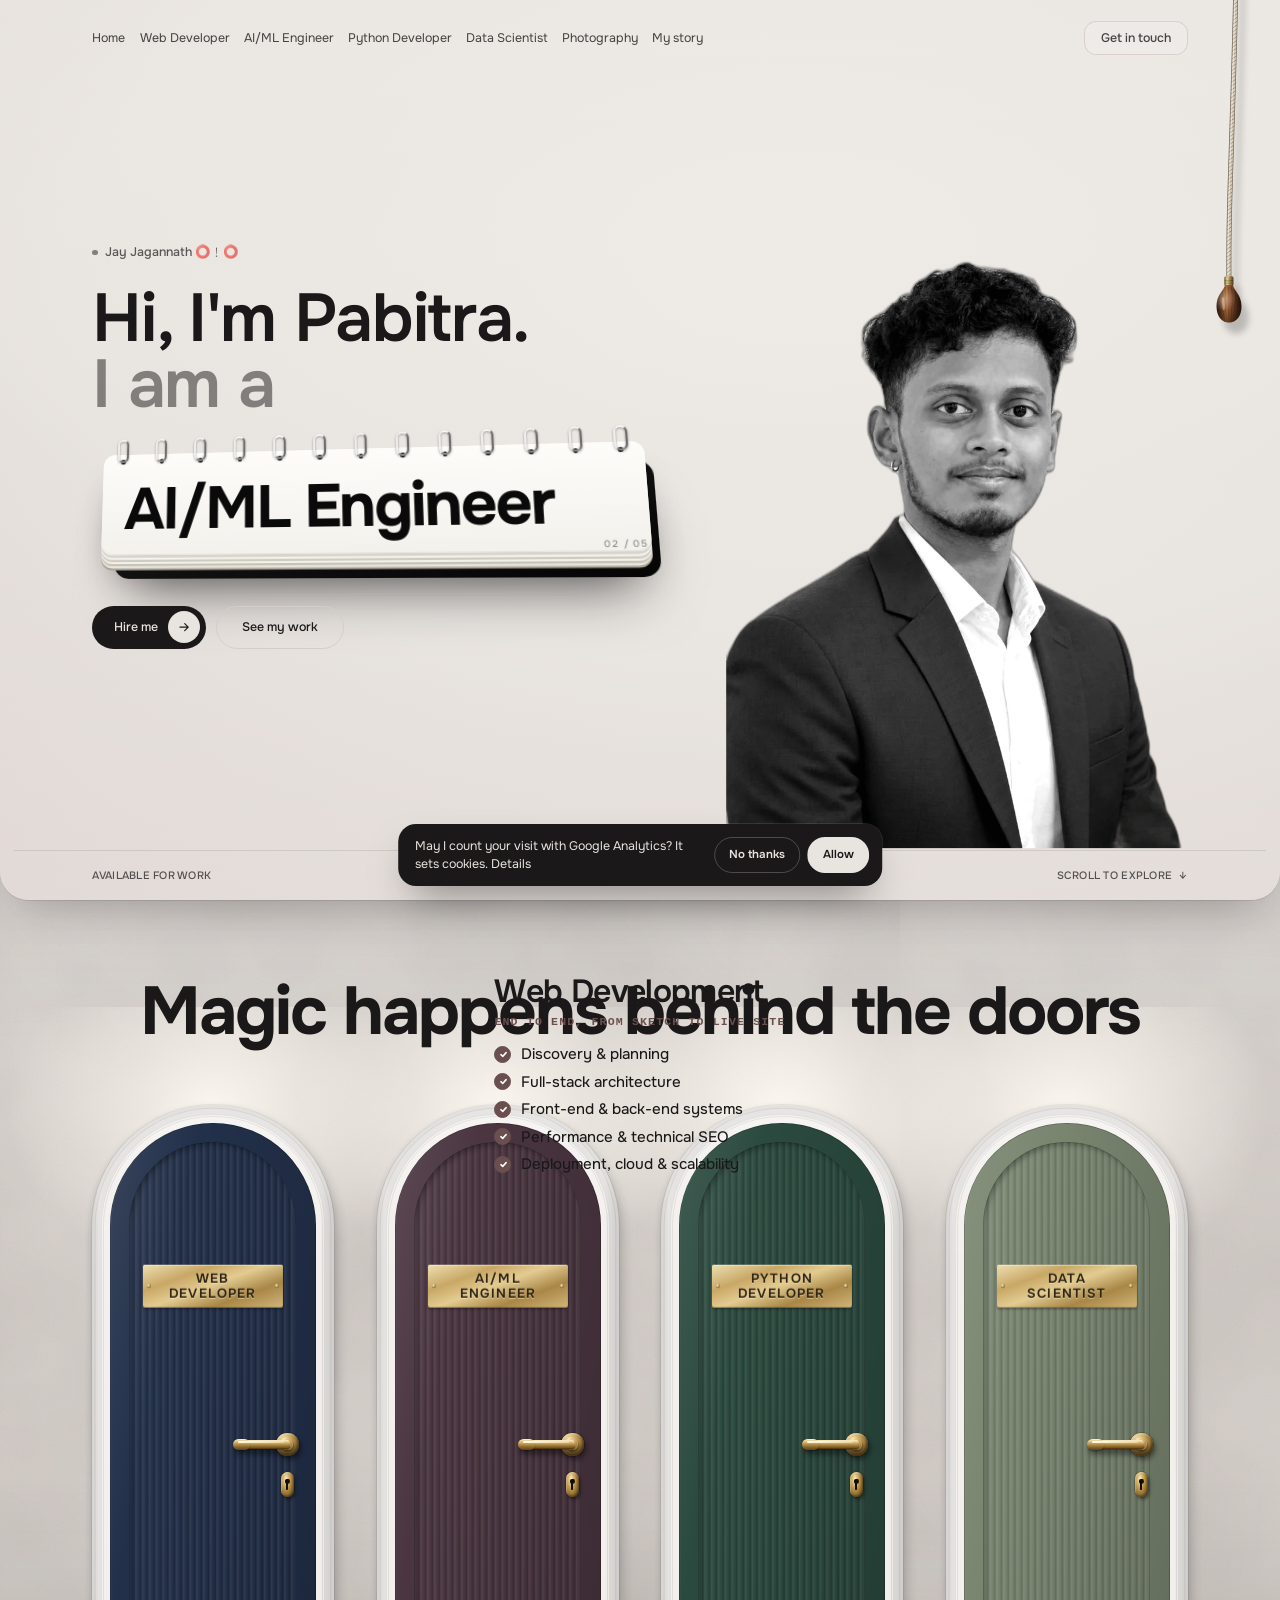
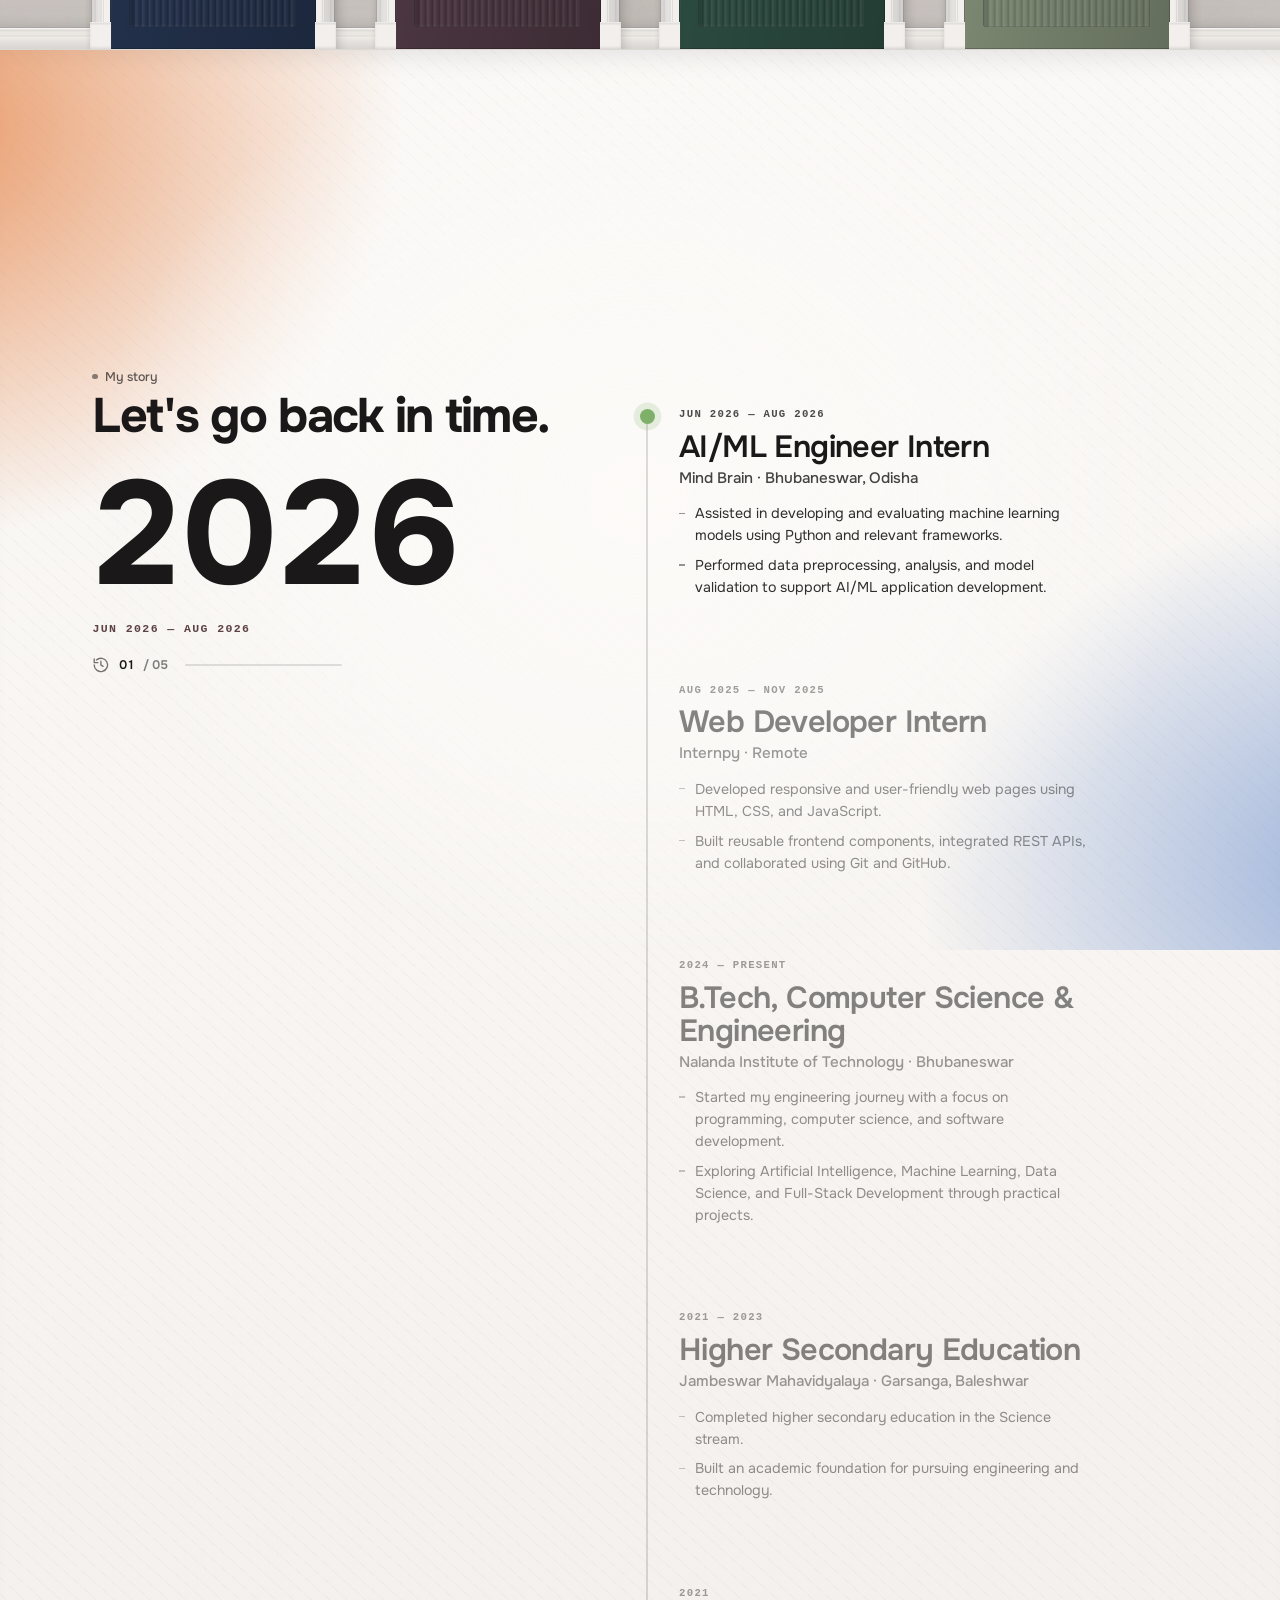
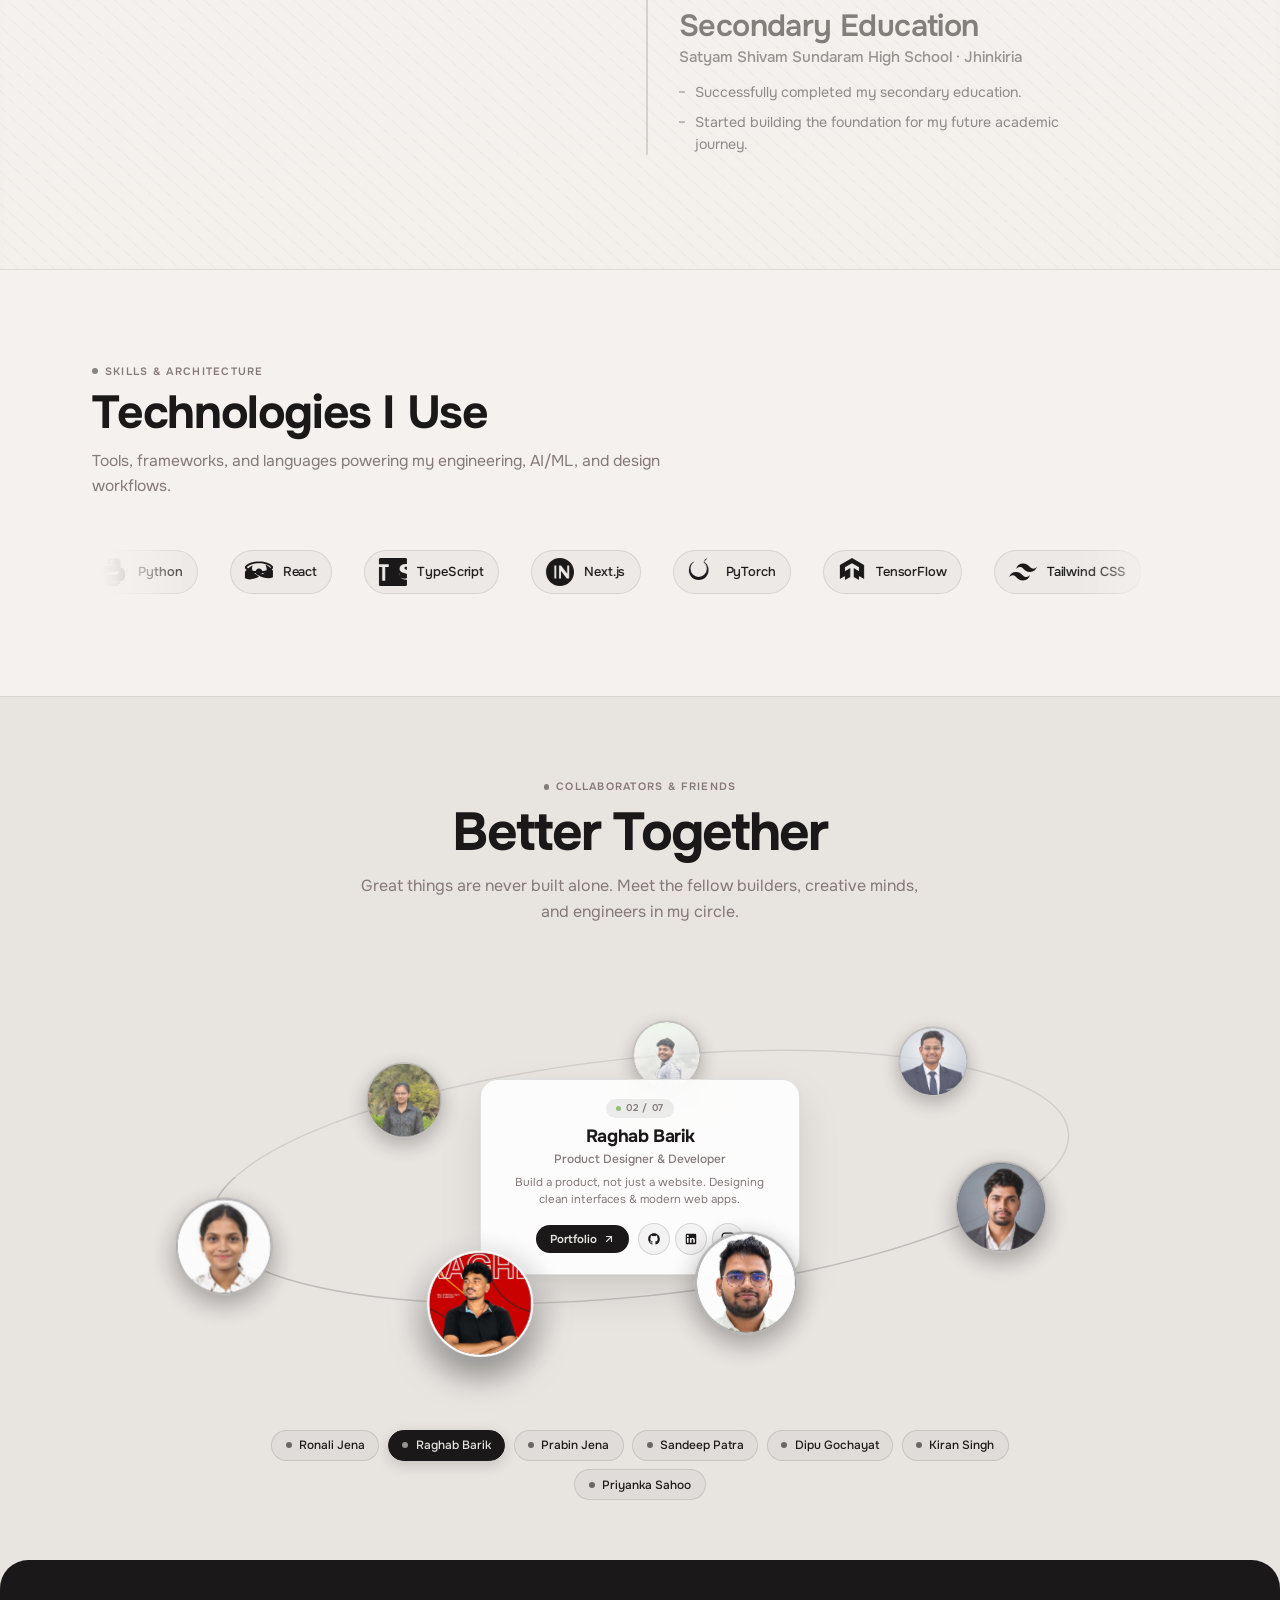
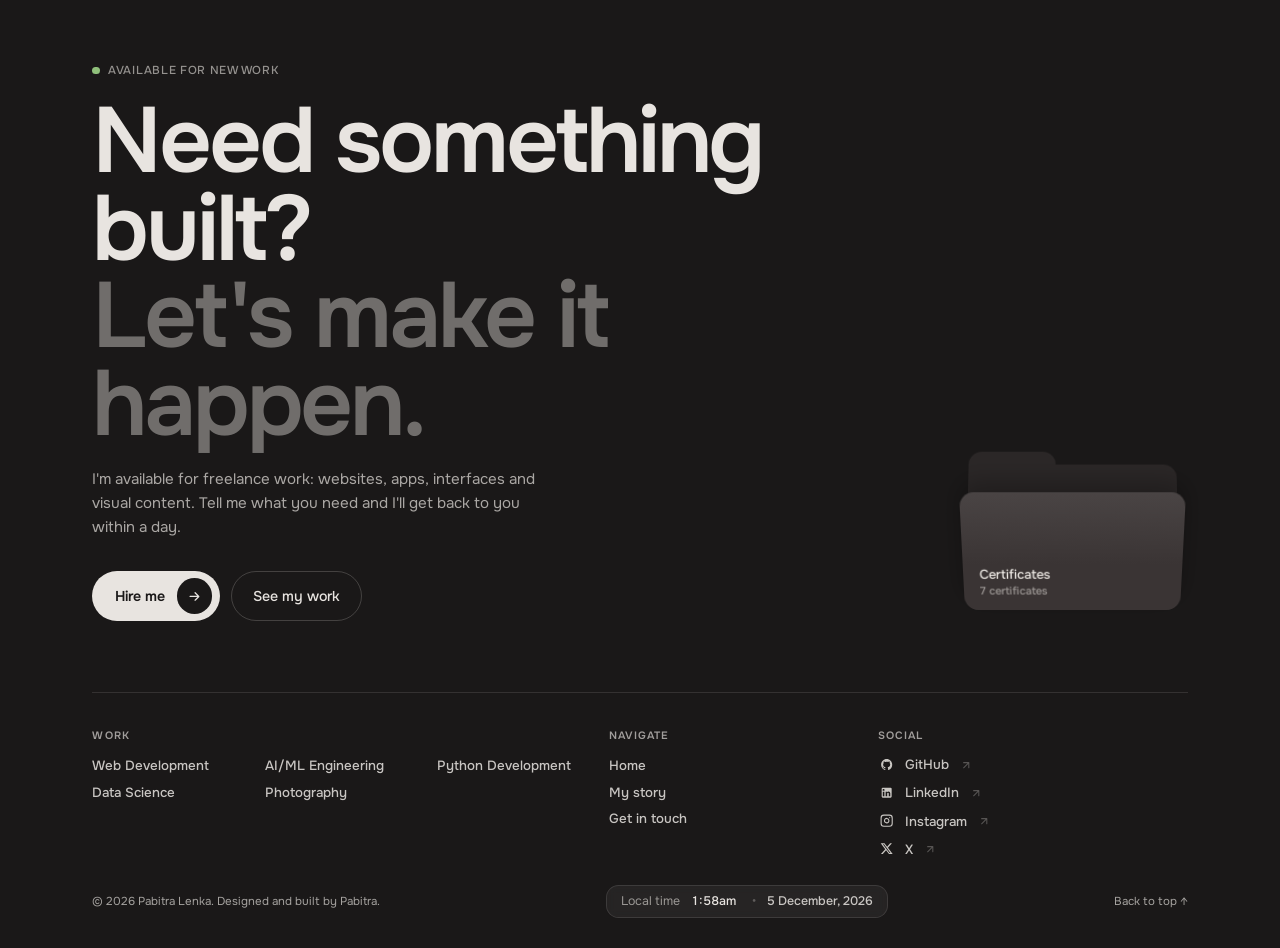
<file: work/index.html>
<!DOCTYPE html>
<html>
<head>
<meta charset="UTF-8">
<meta http-equiv="refresh" content="0;url=../#works">
<script>location.replace('../#works' + (location.search ? ('&' + location.search.slice(1)) : ''));</script>
<title>Redirecting...</title>
</head>
<body>
<p>Redirecting to <a href="../#works">Work</a>...</p>
</body>
</html>
</file>
<file: components/LogoLoop.css>
.logoloop {
  --logoloop-gap: 32px;
  --logoloop-logoHeight: 28px;
  --logoloop-pad: 0px;
  position: relative;
  overflow: hidden;
  overflow: clip;
  padding-top: var(--logoloop-pad);
  padding-bottom: var(--logoloop-pad);
  -webkit-tap-highlight-color: transparent;
}

.logoloop--vertical {
  display: inline-block;
  height: 100%;
  padding: 0 var(--logoloop-pad);
}

.logoloop[data-draggable] {
  cursor: grab;
  touch-action: pan-y pinch-zoom;
}

.logoloop--vertical[data-draggable] {
  touch-action: pan-x pinch-zoom;
}

.logoloop[data-dragging],
.logoloop[data-dragging] * {
  cursor: grabbing;
}

.logoloop__track {
  position: relative;
  z-index: 0;
  display: flex;
  width: max-content;
  will-change: transform;
  user-select: none;
  -webkit-user-select: none;
}

.logoloop--vertical .logoloop__track {
  flex-direction: column;
  width: 100%;
  height: max-content;
}

.logoloop__list {
  display: flex;
  align-items: center;
  margin: 0;
  padding: 0;
  list-style: none;
}

.logoloop--vertical .logoloop__list {
  flex-direction: column;
}

.logoloop__item {
  position: relative;
  flex: 0 0 auto;
  margin-right: var(--logoloop-gap);
  font-size: var(--logoloop-logoHeight);
  line-height: 1;
}

.logoloop--vertical .logoloop__item {
  margin-right: 0;
  margin-bottom: var(--logoloop-gap);
}

.logoloop[data-intro] .logoloop__item {
  opacity: 0;
}

.logoloop__content {
  display: inline-flex;
  align-items: center;
  gap: calc(var(--logoloop-logoHeight) * 0.35);
  padding: 0.5rem 1rem;
  border-radius: 9999px;
  border: 1px solid rgba(var(--fg-rgb, 26, 24, 24), 0.1);
  background: rgba(var(--fg-rgb, 26, 24, 24), 0.03);
  color: inherit;
  text-decoration: none;
  transition:
    opacity 0.35s ease,
    filter 0.35s ease,
    color 0.35s ease,
    border-color 0.35s ease,
    background 0.35s ease,
    box-shadow 0.35s ease;
}

.logoloop[data-labels='below'] .logoloop__content {
  flex-direction: column;
  gap: calc(var(--logoloop-logoHeight) * 0.22);
}

.logoloop__content:focus-visible {
  outline: 2px solid currentColor;
  outline-offset: 2px;
}

.logoloop__node {
  display: inline-flex;
  align-items: center;
  justify-content: center;
}

.logoloop__node svg {
  display: block;
  width: var(--logoloop-logoHeight);
  height: var(--logoloop-logoHeight);
}

.logoloop__item img {
  display: block;
  width: auto;
  height: var(--logoloop-logoHeight);
  object-fit: contain;
  image-rendering: -webkit-optimize-contrast;
  -webkit-user-drag: none;
  pointer-events: none;
}

.logoloop__node,
.logoloop__item img {
  transition: transform 0.3s cubic-bezier(0.4, 0, 0.2, 1);
}

.logoloop--scale-hover .logoloop__item:hover img,
.logoloop--scale-hover .logoloop__item:hover .logoloop__node {
  transform: scale(1.15);
}

.logoloop__label {
  font-size: max(13px, calc(var(--logoloop-logoHeight) * 0.45));
  font-weight: 500;
  line-height: 1.2;
  letter-spacing: -0.01em;
  white-space: nowrap;
}

.logoloop[data-labels='below'] .logoloop__label {
  font-size: max(11px, calc(var(--logoloop-logoHeight) * 0.26));
  font-weight: 500;
  letter-spacing: 0;
  opacity: 0.72;
}

.logoloop__tip {
  position: absolute;
  top: 100%;
  left: 50%;
  margin-top: calc(var(--logoloop-logoHeight) * 0.2);
  font-size: max(11px, calc(var(--logoloop-logoHeight) * 0.26));
  font-weight: 500;
  line-height: 1.2;
  white-space: nowrap;
  opacity: 0;
  translate: -50% 4px;
  pointer-events: none;
  transition:
    opacity 0.25s ease,
    translate 0.25s ease;
}

.logoloop--vertical .logoloop__tip {
  top: 50%;
  left: 100%;
  margin-top: 0;
  margin-left: calc(var(--logoloop-logoHeight) * 0.25);
  translate: 4px -50%;
}

.logoloop__item:hover .logoloop__tip,
.logoloop__item:focus-within .logoloop__tip,
.logoloop__item[data-active] .logoloop__tip {
  opacity: 0.8;
  translate: -50% 0;
}

.logoloop--vertical .logoloop__item:hover .logoloop__tip,
.logoloop--vertical .logoloop__item:focus-within .logoloop__tip,
.logoloop--vertical .logoloop__item[data-active] .logoloop__tip {
  translate: 0 -50%;
}

.logoloop[data-muted] .logoloop__content {
  filter: grayscale(var(--logoloop-gray, 1));
  opacity: var(--logoloop-dim, 0.5);
}

.logoloop[data-muted] .logoloop__item:hover .logoloop__content,
.logoloop[data-muted] .logoloop__item:focus-within .logoloop__content,
.logoloop[data-muted] .logoloop__item[data-active] .logoloop__content {
  filter: none;
  opacity: 1;
}

.logoloop__item[data-color]:hover .logoloop__content,
.logoloop__item[data-color]:focus-within .logoloop__content,
.logoloop__item[data-color][data-active] .logoloop__content {
  color: var(--logoloop-item-color);
  border-color: var(--logoloop-item-color);
  box-shadow: 0 0 20px color-mix(in srgb, var(--logoloop-item-color) 25%, transparent);
}

.logoloop:not([data-muted]) .logoloop__item:not([data-color]) a.logoloop__content:hover {
  opacity: 0.8;
}

@media (prefers-reduced-motion: reduce) {
  .logoloop__content,
  .logoloop__node,
  .logoloop__item img,
  .logoloop__tip {
    transition: none;
  }
}
</file>
<file: components/FolderFloat.css>
.folder-float {
  --ff-w: 200px;
  --ff-h: 148px;
  --ff-r: 14px;
  --ff-tab: 14px;
  --ff-back: #3f3f46;
  --ff-front: #52525b;
  --ff-paper: #f5f5f5;
  --ff-item: #f5f5f5;
  --ff-item-ink: #18181b;
  --ff-label: #f5f5f5;
  --ff-spread: 180px;
  --ff-lift: 26px;
  --ff-angle: 34deg;
  --ff-rest: 16deg;
  --ff-open: 520ms;
  --ff-close: 312ms;
  --ff-stagger: 45ms;
  --ff-n: 6;
  --ff-spring: cubic-bezier(0.34, 1.57, 0.64, 1);
  --ff-ease-out: cubic-bezier(0.23, 1, 0.32, 1);

  position: relative;
  display: inline-block;
  width: var(--ff-w);
  padding-top: var(--ff-tab);
  font-family: inherit;
  font-size: 13px;
  font-weight: 500;
  line-height: 1;
}

.folder-float__folder {
  position: relative;
  width: var(--ff-w);
  height: var(--ff-h);
}

.folder-float__back {
  position: absolute;
  inset: 0;
  z-index: 0;
  border-radius: var(--ff-r);
  background: var(--ff-back);
  transform: perspective(600px) rotateX(8deg);
  transform-origin: 50% 100%;
}

.folder-float__back::before {
  content: '';
  position: absolute;
  top: calc(-1 * var(--ff-tab));
  left: 0;
  width: 42%;
  height: calc(var(--ff-tab) + var(--ff-r));
  border-radius: var(--ff-r) var(--ff-r) 0 0;
  background: inherit;
}

.folder-float__paper {
  position: absolute;
  top: 10%;
  z-index: 1;
  right: 8%;
  left: 8%;
  height: 50%;
  border-radius: 6px;
  background: var(--ff-paper);
  opacity: 0;
  transform: translateY(10px);
  transition:
    transform var(--ff-close) var(--ff-ease-out),
    opacity var(--ff-close) ease;
}

.folder-float__front {
  position: absolute;
  right: 0;
  bottom: 0;
  left: 0;
  z-index: 2;
  display: flex;
  flex-direction: column;
  justify-content: flex-end;
  gap: 5px;
  height: 76%;
  padding: 14px 16px;
  box-sizing: border-box;
  border-radius: var(--ff-r);
  background: linear-gradient(180deg, color-mix(in srgb, var(--ff-front) 92%, #fff), var(--ff-front) 60%);
  color: var(--ff-label);
  box-shadow: 0 -10px 24px rgba(0, 0, 0, 0.28);
  transform: perspective(600px) rotateX(calc(-1 * var(--ff-rest)));
  transform-origin: 50% 100%;
  transition: transform var(--ff-open) var(--ff-ease-out);
}

.folder-float__label {
  font-size: 13px;
  font-weight: 500;
}

.folder-float__sub {
  font-size: 11px;
  opacity: 0.55;
}

.folder-float__trigger {
  position: absolute;
  right: 0;
  bottom: 0;
  left: 0;
  z-index: 3;
  height: 76%;
  margin: 0;
  padding: 0;
  border: 0;
  border-radius: var(--ff-r);
  background: transparent;
  cursor: pointer;
  outline: none;
  -webkit-tap-highlight-color: transparent;
}

.folder-float[data-open] .folder-float__front {
  transform: perspective(600px) rotateX(calc(-1 * var(--ff-angle)));
}

.folder-float[data-open] .folder-float__paper {
  opacity: 1;
  transform: translateY(0);
  transition:
    transform var(--ff-open) var(--ff-ease-out),
    opacity 200ms ease;
}

.folder-float__items {
  position: absolute;
  top: var(--ff-tab);
  left: 50%;
  z-index: 1;
  width: 0;
  height: 0;
}

.folder-float[data-open] .folder-float__items::before {
  content: '';
  position: absolute;
  top: calc(-1 * (var(--ff-lift) + 120px));
  left: calc(-1 * (var(--ff-spread) + 100px));
  width: calc(2 * var(--ff-spread) + 200px);
  height: calc(var(--ff-lift) + 120px);
}

.folder-float__item {
  position: absolute;
  top: 0;
  left: 50%;
  margin: 0;
  padding: 0 14px;
  height: 34px;
  border: 0;
  border-radius: 17px;
  background: var(--ff-item);
  color: var(--ff-item-ink);
  font: inherit;
  font-size: 12px;
  font-weight: 500;
  white-space: nowrap;
  box-shadow: 0 4px 12px rgba(0, 0, 0, 0.18);
  cursor: pointer;
  outline: none;
  opacity: 0;
  transform: translate(-50%, 44px) scale(0.6);
  transform-origin: 50% 50%;
  pointer-events: none;
  -webkit-tap-highlight-color: transparent;
  user-select: none;
  touch-action: none;
  transition:
    transform var(--ff-close) var(--ff-ease-out) calc((var(--ff-n) - 1 - var(--i)) * var(--ff-stagger) * 0.5),
    opacity 160ms ease calc((var(--ff-n) - 1 - var(--i)) * var(--ff-stagger) * 0.5 + var(--ff-close) * 0.45),
    scale 160ms var(--ff-ease-out);
}

.folder-float[data-open] .folder-float__item {
  opacity: 1;
  transform: translate(calc(-50% + var(--x)), var(--y)) rotate(var(--r)) scale(1);
  pointer-events: auto;
  transition:
    transform var(--ff-open) var(--ff-spring) calc(var(--i) * var(--ff-stagger)),
    opacity 160ms ease calc(var(--i) * var(--ff-stagger)),
    scale 160ms var(--ff-ease-out);
}

.folder-float[data-live] .folder-float__item {
  cursor: grab;
  transition: scale 160ms var(--ff-ease-out);
}

.folder-float__item[data-drag] {
  cursor: grabbing;
}

@media (hover: hover) and (pointer: fine) {
  .folder-float[data-open] .folder-float__item:hover {
    scale: 1.05;
  }
}

.folder-float[data-open] .folder-float__item:active {
  scale: 0.97;
}

.folder-float__item[data-pop] {
  animation: folder-float-pop 320ms var(--ff-ease-out);
}

.folder-float__drift {
  display: block;
  animation: folder-float-drift 3.2s ease-in-out infinite;
  animation-delay: calc(var(--i) * -0.7s);
  animation-play-state: paused;
}

.folder-float[data-open] .folder-float__drift {
  animation-play-state: running;
}

.folder-float[data-physics] .folder-float__drift,
.folder-float[data-live] .folder-float__drift {
  animation: none;
}

@keyframes folder-float-drift {
  0%,
  100% {
    translate: 0 0;
  }

  50% {
    translate: 0 -3px;
  }
}

@keyframes folder-float-pop {
  30% {
    scale: 1.1;
  }

  100% {
    scale: 1;
  }
}

@media (prefers-reduced-motion: reduce) {
  .folder-float__front,
  .folder-float__paper {
    transition: opacity 200ms ease;
  }

  .folder-float[data-open] .folder-float__front {
    transform: perspective(600px) rotateX(calc(-1 * var(--ff-rest)));
  }

  .folder-float__paper {
    transform: none !important;
  }

  .folder-float__item {
    transition: opacity 200ms ease;
  }

  .folder-float[data-open] .folder-float__item {
    transition: opacity 200ms ease calc(var(--i) * var(--ff-stagger));
  }

  .folder-float__drift {
    animation: none;
  }
}
</file>
<file: components/OrbitImages.css>
/* ========================================================
   OrbitImages Component CSS (React Bits Vanilla Port)
   ======================================================== */

.orbit-container {
  position: relative;
  width: 100%;
  height: 100%;
  min-height: 320px;
  margin-left: auto;
  margin-right: auto;
  isolation: isolate;
  user-select: none;
  -webkit-user-select: none;
  -webkit-tap-highlight-color: transparent;
  display: block;
  overflow: visible;
}

.orbit-container[data-draggable] {
  cursor: grab;
  touch-action: pan-y pinch-zoom;
}

.orbit-container[data-dragging],
.orbit-container[data-dragging] * {
  cursor: grabbing;
}

.orbit-path-svg {
  position: absolute;
  inset: 0;
  width: 100%;
  height: 100%;
  overflow: visible;
  pointer-events: none;
}

.orbit-item {
  position: absolute;
  top: 0;
  left: 0;
  will-change: transform, opacity;
}

.orbit-container[data-intro] .orbit-item {
  opacity: 0;
}

.orbit-item[data-clickable] {
  cursor: pointer;
}

.orbit-item-inner {
  position: relative;
  width: 100%;
  height: 100%;
  overflow: hidden;
  border-radius: var(--orbit-radius, 50%);
  border: 2px solid rgba(255, 255, 255, 0.65);
  box-shadow: 0 8px 24px rgba(0, 0, 0, 0.35);
  transition: transform 0.45s cubic-bezier(0.2, 0.8, 0.2, 1), border-color 0.3s ease, box-shadow 0.3s ease;
  background: #2a2727;
  box-sizing: border-box;
}

html[data-mode="dark"] .orbit-item-inner {
  border-color: rgba(232, 228, 224, 0.3);
  box-shadow: 0 8px 24px rgba(0, 0, 0, 0.6);
}

.orbit-item:hover .orbit-item-inner,
.orbit-item:focus-visible .orbit-item-inner {
  transform: scale(var(--orbit-hover-scale, 1.12));
  border-color: #ffffff;
  box-shadow: 0 0 24px rgba(255, 255, 255, 0.45), 0 10px 28px rgba(0, 0, 0, 0.5);
}

.orbit-item.is-active .orbit-item-inner {
  border-color: #ffffff;
  box-shadow: 0 0 28px rgba(255, 255, 255, 0.55), 0 12px 30px rgba(0, 0, 0, 0.6);
}

.orbit-item:focus-visible {
  outline: none;
}

.orbit-item:focus-visible .orbit-item-inner {
  outline: 2px solid currentColor;
  outline-offset: 3px;
}

.orbit-image {
  display: block;
  width: 100%;
  height: 100%;
  object-fit: cover;
  pointer-events: none;
  -webkit-user-drag: none;
}

.orbit-center-content {
  position: absolute;
  inset: 0;
  z-index: 100;
  display: flex;
  align-items: center;
  justify-content: center;
  pointer-events: none;
}

.orbit-center-content > * {
  pointer-events: auto;
}

/* ========================================================
   Better Together - Friend Center Card & Pill Switchers
   ======================================================== */

.orbit-center-card {
  display: flex;
  flex-direction: column;
  align-items: center;
  text-align: center;
  padding: 1.35rem 1.6rem;
  width: 320px;
  max-width: calc(100vw - 48px);
  background: rgba(255, 255, 255, 0.88);
  backdrop-filter: blur(18px);
  -webkit-backdrop-filter: blur(18px);
  border: 1px solid rgba(26, 24, 24, 0.12);
  border-radius: 1.25rem;
  box-shadow: 0 20px 44px rgba(0, 0, 0, 0.1), 0 4px 12px rgba(0, 0, 0, 0.04);
  pointer-events: auto;
  font-family: inherit;
  box-sizing: border-box;
  flex-shrink: 0;
  white-space: normal;
  transition: transform 0.35s cubic-bezier(0.2, 0.8, 0.2, 1), opacity 0.25s ease;
}

html[data-mode="dark"] .orbit-center-card {
  background: rgba(23, 21, 21, 0.9);
  border-color: rgba(232, 228, 224, 0.15);
  box-shadow: 0 24px 50px rgba(0, 0, 0, 0.6), 0 4px 16px rgba(0, 0, 0, 0.4);
}

.orbit-friend-badge {
  display: inline-flex;
  align-items: center;
  gap: 0.35rem;
  padding: 0.22rem 0.7rem;
  margin-bottom: 0.6rem;
  font-size: 0.6875rem;
  font-weight: 600;
  letter-spacing: 0.08em;
  text-transform: uppercase;
  border-radius: 999px;
  background: rgba(var(--foreground-rgb, 26, 24, 24), 0.07);
  color: var(--muted, #726b66);
}

html[data-mode="dark"] .orbit-friend-badge {
  background: rgba(232, 228, 224, 0.08);
  color: rgba(232, 228, 224, 0.75);
}

.orbit-friend-badge i {
  display: inline-block;
  width: 5px;
  height: 5px;
  border-radius: 50%;
  background: #8FBF7A;
}

.orbit-friend-name {
  margin: 0 0 0.25rem;
  font-size: 1.25rem;
  font-weight: 700;
  letter-spacing: -0.02em;
  color: var(--foreground, #1a1818);
  line-height: 1.2;
  white-space: nowrap;
}

.orbit-friend-role {
  margin: 0 0 0.5rem;
  font-size: 0.84rem;
  font-weight: 500;
  color: var(--muted, #726b66);
  white-space: nowrap;
}

.orbit-friend-bio {
  margin: 0 0 1rem;
  font-size: 0.8125rem;
  line-height: 1.5;
  color: var(--muted, #726b66);
  max-width: 32ch;
}

.orbit-friend-actions {
  display: flex;
  align-items: center;
  justify-content: center;
  gap: 0.65rem;
}

.orbit-friend-portfolio {
  display: inline-flex;
  align-items: center;
  gap: 0.4rem;
  padding: 0.45rem 1rem;
  font-size: 0.8125rem;
  font-weight: 600;
  border-radius: 999px;
  background: var(--foreground, #1a1818);
  color: var(--background, #fbf9f6);
  text-decoration: none;
  transition: transform 0.2s ease, opacity 0.2s ease;
}

.orbit-friend-portfolio:hover {
  transform: translateY(-1px);
  opacity: 0.92;
}

.orbit-friend-portfolio svg {
  width: 12px;
  height: 12px;
}

.orbit-friend-socials {
  display: flex;
  align-items: center;
  gap: 0.35rem;
}

.orbit-friend-social {
  display: inline-flex;
  align-items: center;
  justify-content: center;
  width: 32px;
  height: 32px;
  border-radius: 50%;
  border: 1px solid rgba(var(--foreground-rgb, 26, 24, 24), 0.14);
  background: rgba(var(--foreground-rgb, 26, 24, 24), 0.04);
  color: var(--foreground, #1a1818);
  text-decoration: none;
  transition: transform 0.2s ease, background 0.2s ease, color 0.2s ease;
}

html[data-mode="dark"] .orbit-friend-social {
  border-color: rgba(232, 228, 224, 0.16);
  background: rgba(232, 228, 224, 0.06);
}

.orbit-friend-social:hover {
  transform: translateY(-2px);
  background: var(--foreground, #1a1818);
  color: var(--background, #fbf9f6);
}

.orbit-friend-social svg {
  width: 14px;
  height: 14px;
}

/* Section styling for Better Together */
.friends-section {
  position: relative;
  padding: 5.5rem 0 6.5rem;
  background: var(--background, #fbf9f6);
  border-top: 1px solid rgba(26, 24, 24, 0.08);
  overflow: hidden;
}

html[data-mode="dark"] .friends-section {
  background: #121010;
  border-top-color: rgba(232, 228, 224, 0.08);
}

.friends-section__in {
  display: flex;
  flex-direction: column;
  gap: 2rem;
  align-items: center;
  text-align: center;
}

.friends-section__hdr {
  max-width: 46rem;
  margin: 0 auto;
}

.friends-section__hdr .eyebrow {
  margin-bottom: 0.65rem;
  font-size: 0.75rem;
  font-weight: 600;
  letter-spacing: 0.12em;
  text-transform: uppercase;
  color: var(--muted, #726b66);
}

.friends-section__h {
  font-size: clamp(2.25rem, 5vw, 3.75rem);
  font-weight: 700;
  line-height: 1.1;
  letter-spacing: -0.035em;
  color: var(--foreground, #1a1818);
  margin: 0 0 0.85rem;
}

.friends-section__sub {
  font-size: clamp(0.95rem, 1.3vw, 1.125rem);
  line-height: 1.6;
  color: var(--muted, #726b66);
  margin: 0;
  max-width: 52ch;
}

.friends-section__orbit-wrap {
  position: relative;
  width: 100%;
  max-width: 980px;
  height: 420px;
  min-height: 380px;
  margin: 1rem auto 0;
  display: block;
}

.friends-section__pills {
  display: flex;
  flex-wrap: wrap;
  justify-content: center;
  gap: 0.6rem;
  max-width: 760px;
  margin-top: 1rem;
  position: relative;
  z-index: 10;
}

.friends-pill {
  display: inline-flex;
  align-items: center;
  gap: 0.5rem;
  padding: 0.45rem 0.95rem;
  border-radius: 999px;
  border: 1px solid rgba(var(--foreground-rgb, 26, 24, 24), 0.12);
  background: rgba(var(--foreground-rgb, 26, 24, 24), 0.03);
  color: var(--foreground, #1a1818);
  font-family: inherit;
  font-size: 0.84rem;
  font-weight: 500;
  cursor: pointer;
  outline: none;
  transition: transform 0.2s ease, border-color 0.2s ease, background 0.2s ease, box-shadow 0.2s ease;
}

html[data-mode="dark"] .friends-pill {
  border-color: rgba(232, 228, 224, 0.12);
  background: rgba(232, 228, 224, 0.04);
}

.friends-pill:hover {
  transform: translateY(-1px);
  border-color: rgba(var(--foreground-rgb, 26, 24, 24), 0.35);
  background: rgba(var(--foreground-rgb, 26, 24, 24), 0.07);
}

.friends-pill.is-active {
  background: var(--foreground, #1a1818);
  color: var(--background, #fbf9f6);
  border-color: var(--foreground, #1a1818);
  box-shadow: 0 4px 14px rgba(0, 0, 0, 0.15);
}

.friends-pill__dot {
  width: 6px;
  height: 6px;
  border-radius: 50%;
  background: currentColor;
  opacity: 0.6;
}

@media (max-width: 768px) {
  .friends-section {
    padding: 4rem 0 4.5rem;
  }
  .friends-section__orbit-wrap {
    height: 380px;
    min-height: 340px;
  }
  .orbit-center-card {
    padding: 1.1rem 1.25rem;
    width: 290px;
  }
  .orbit-friend-name {
    font-size: 1.1rem;
  }
  .orbit-friend-bio {
    font-size: 0.75rem;
    max-width: 28ch;
    margin-bottom: 0.75rem;
  }
}

@media (max-width: 480px) {
  .friends-section__orbit-wrap {
    height: 350px;
  }
  .orbit-center-card {
    width: 270px;
    padding: 1rem;
  }
}

@media (prefers-reduced-motion: reduce) {
  .orbit-item-inner {
    transition: none;
  }
}
</file>
